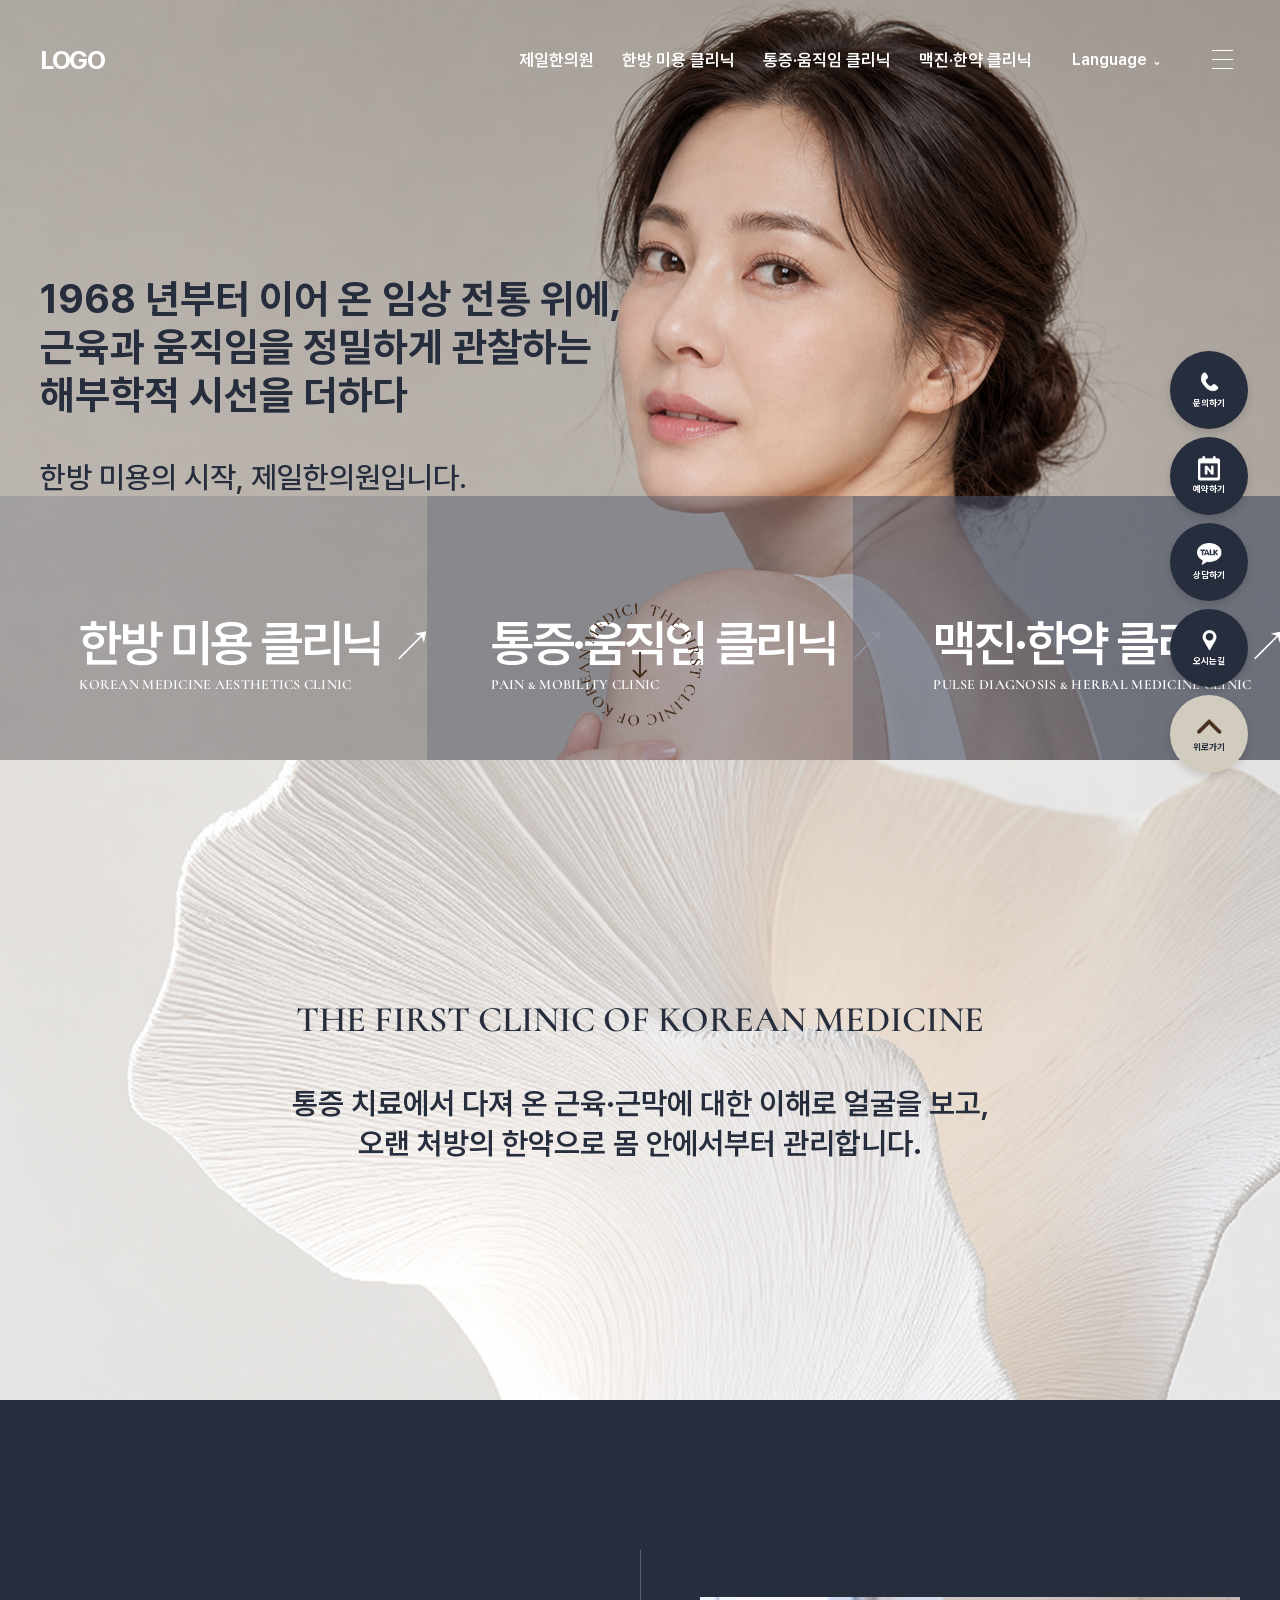
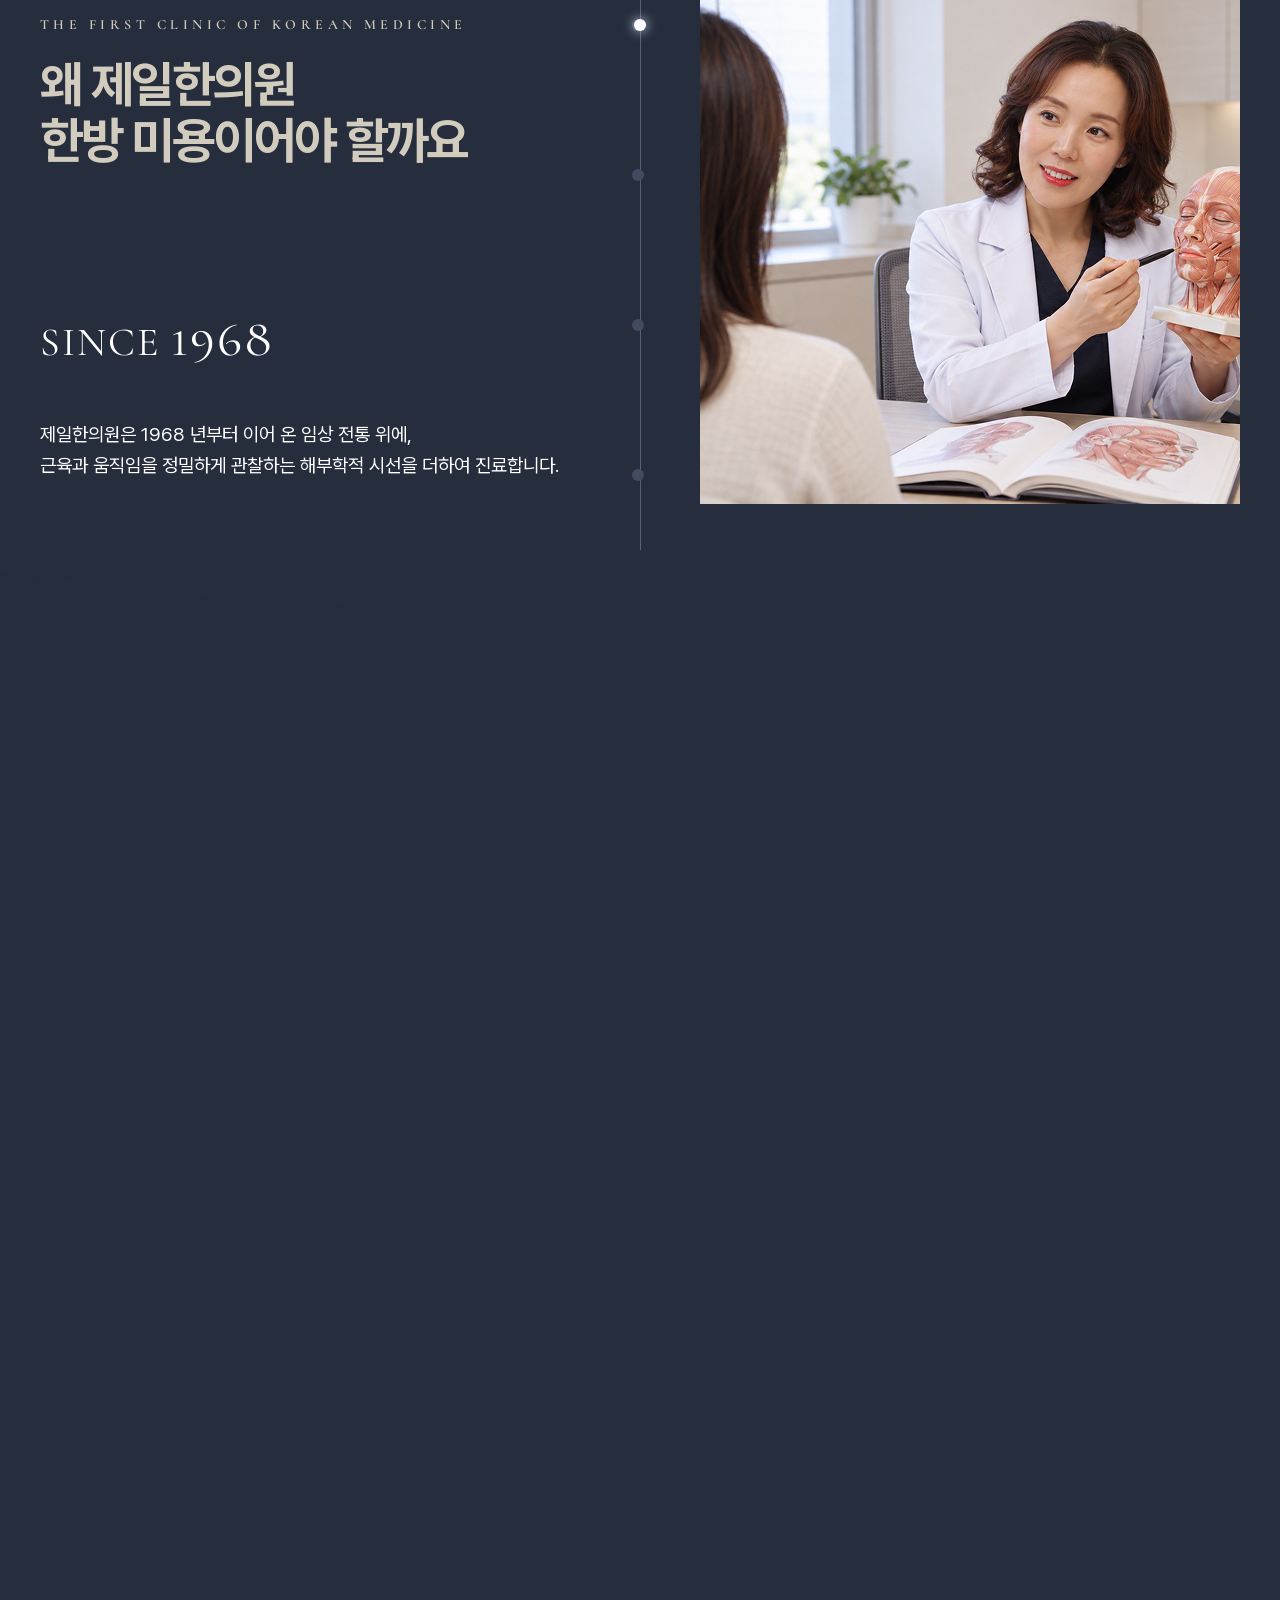
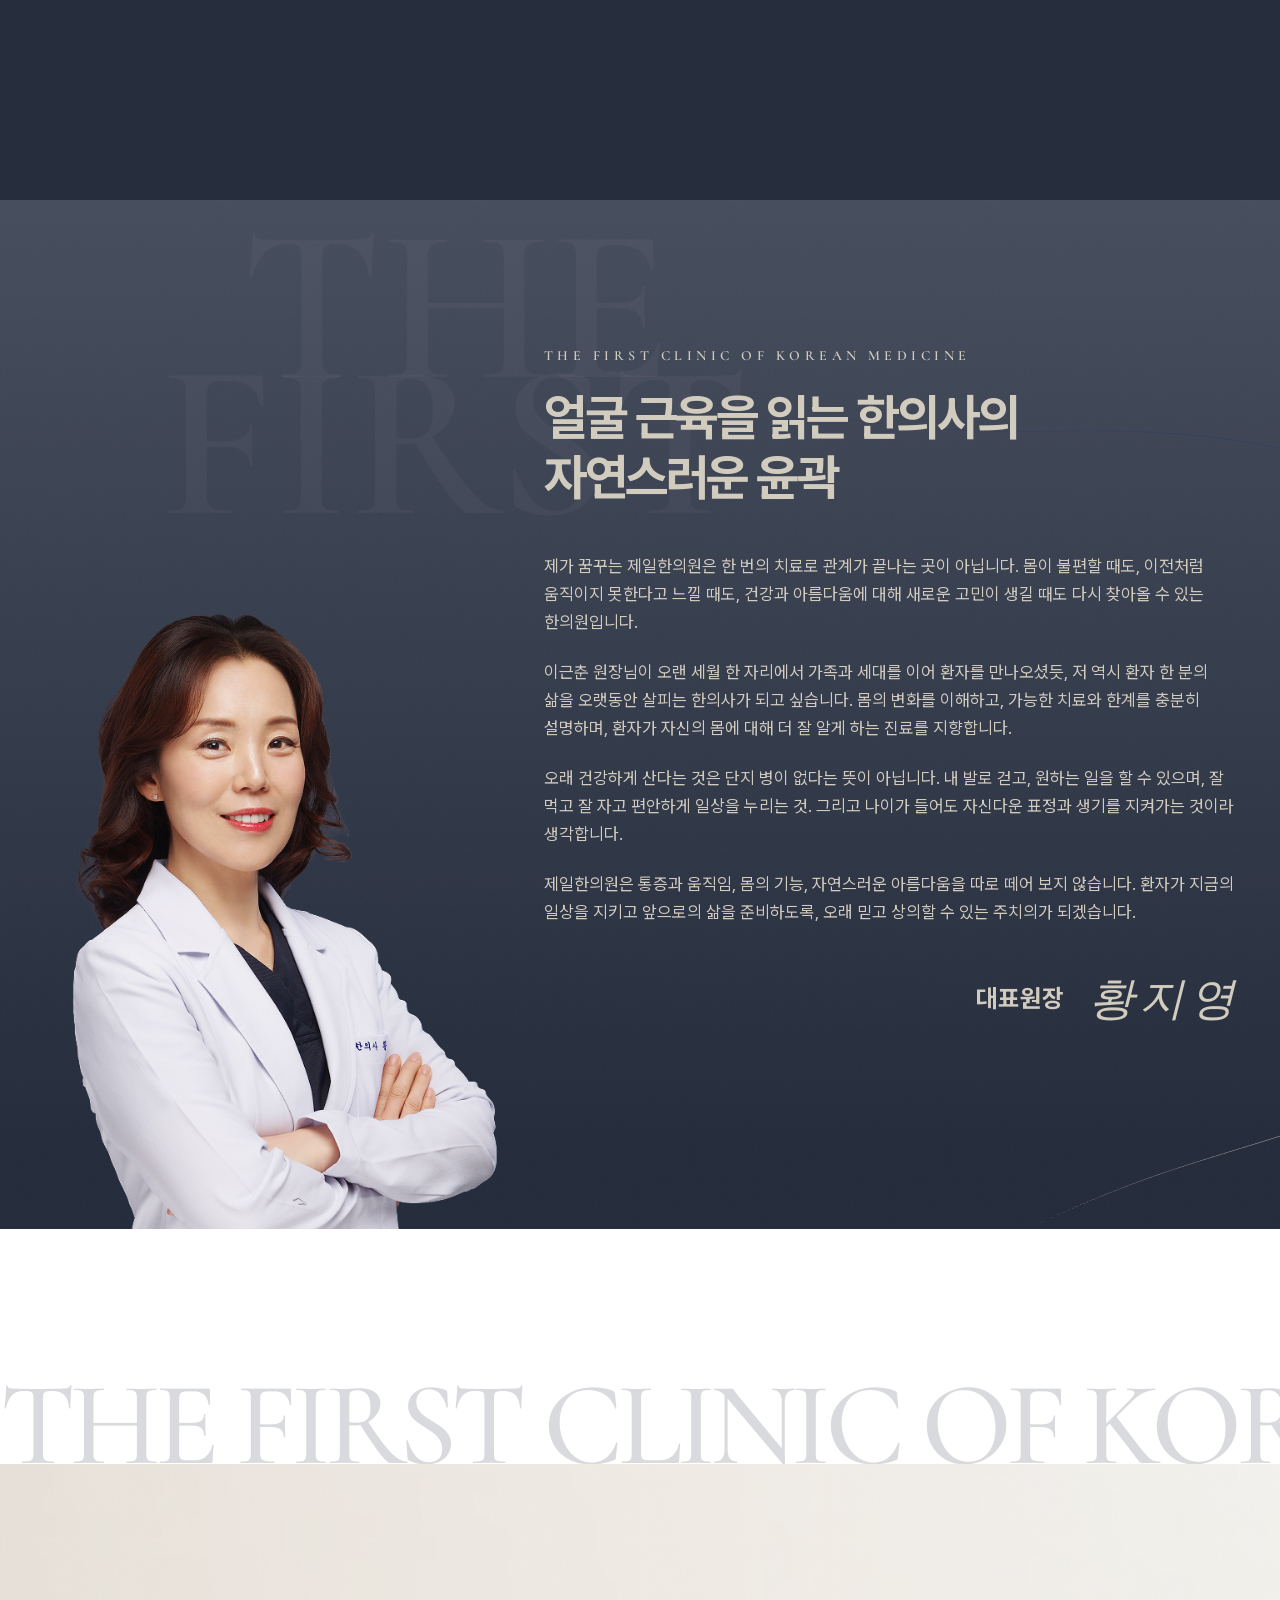
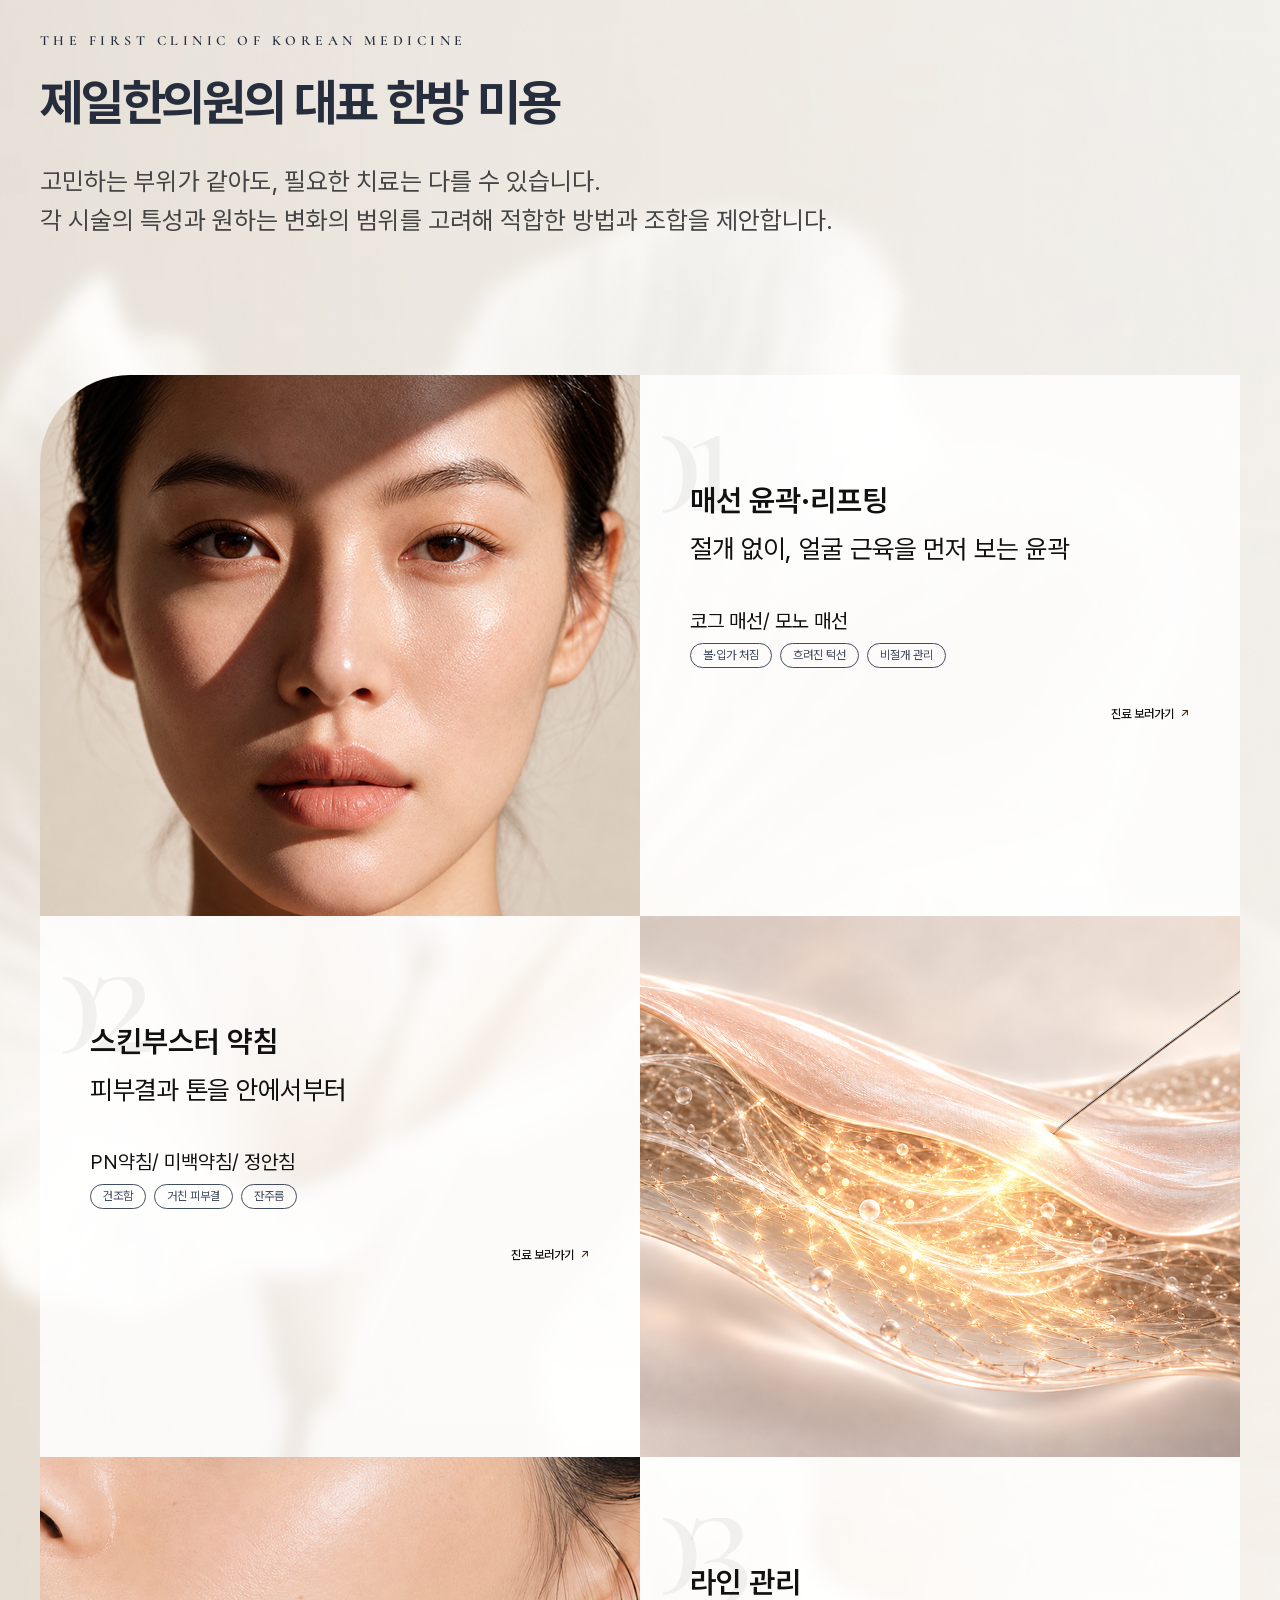
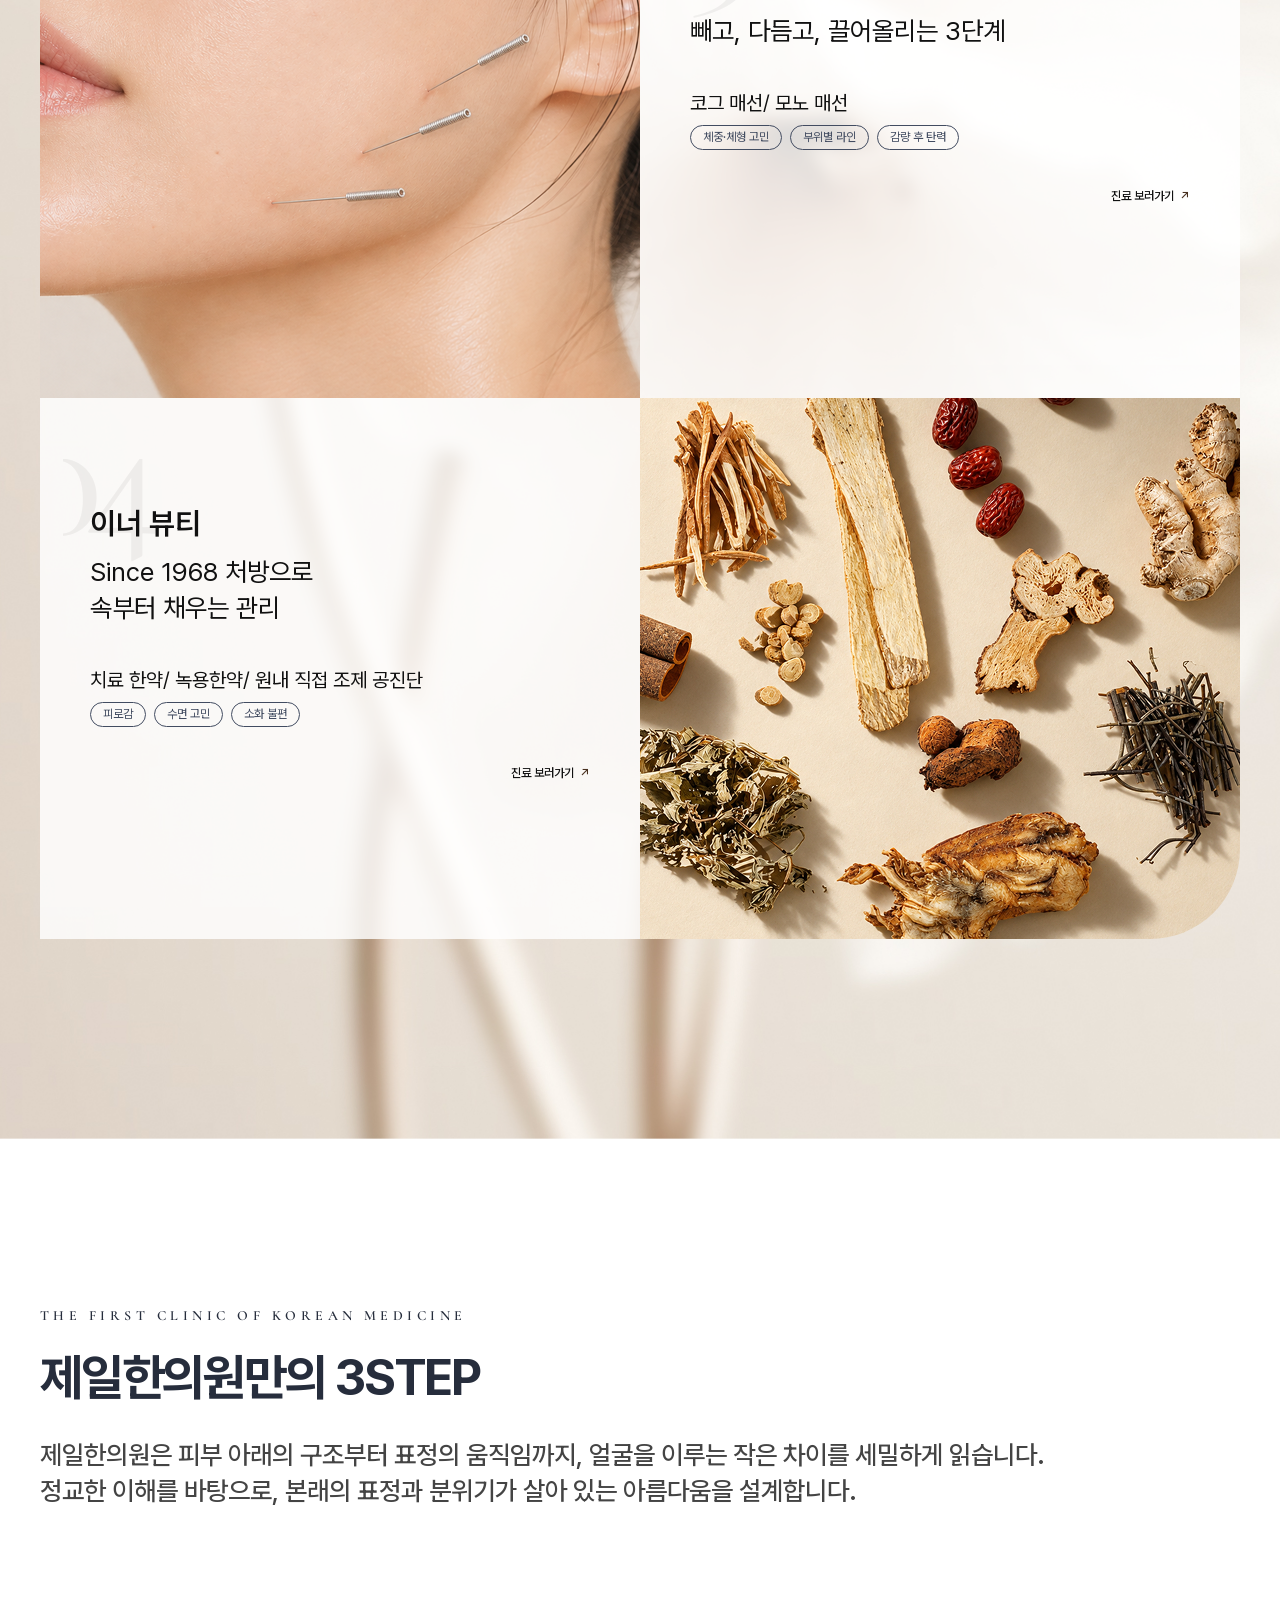
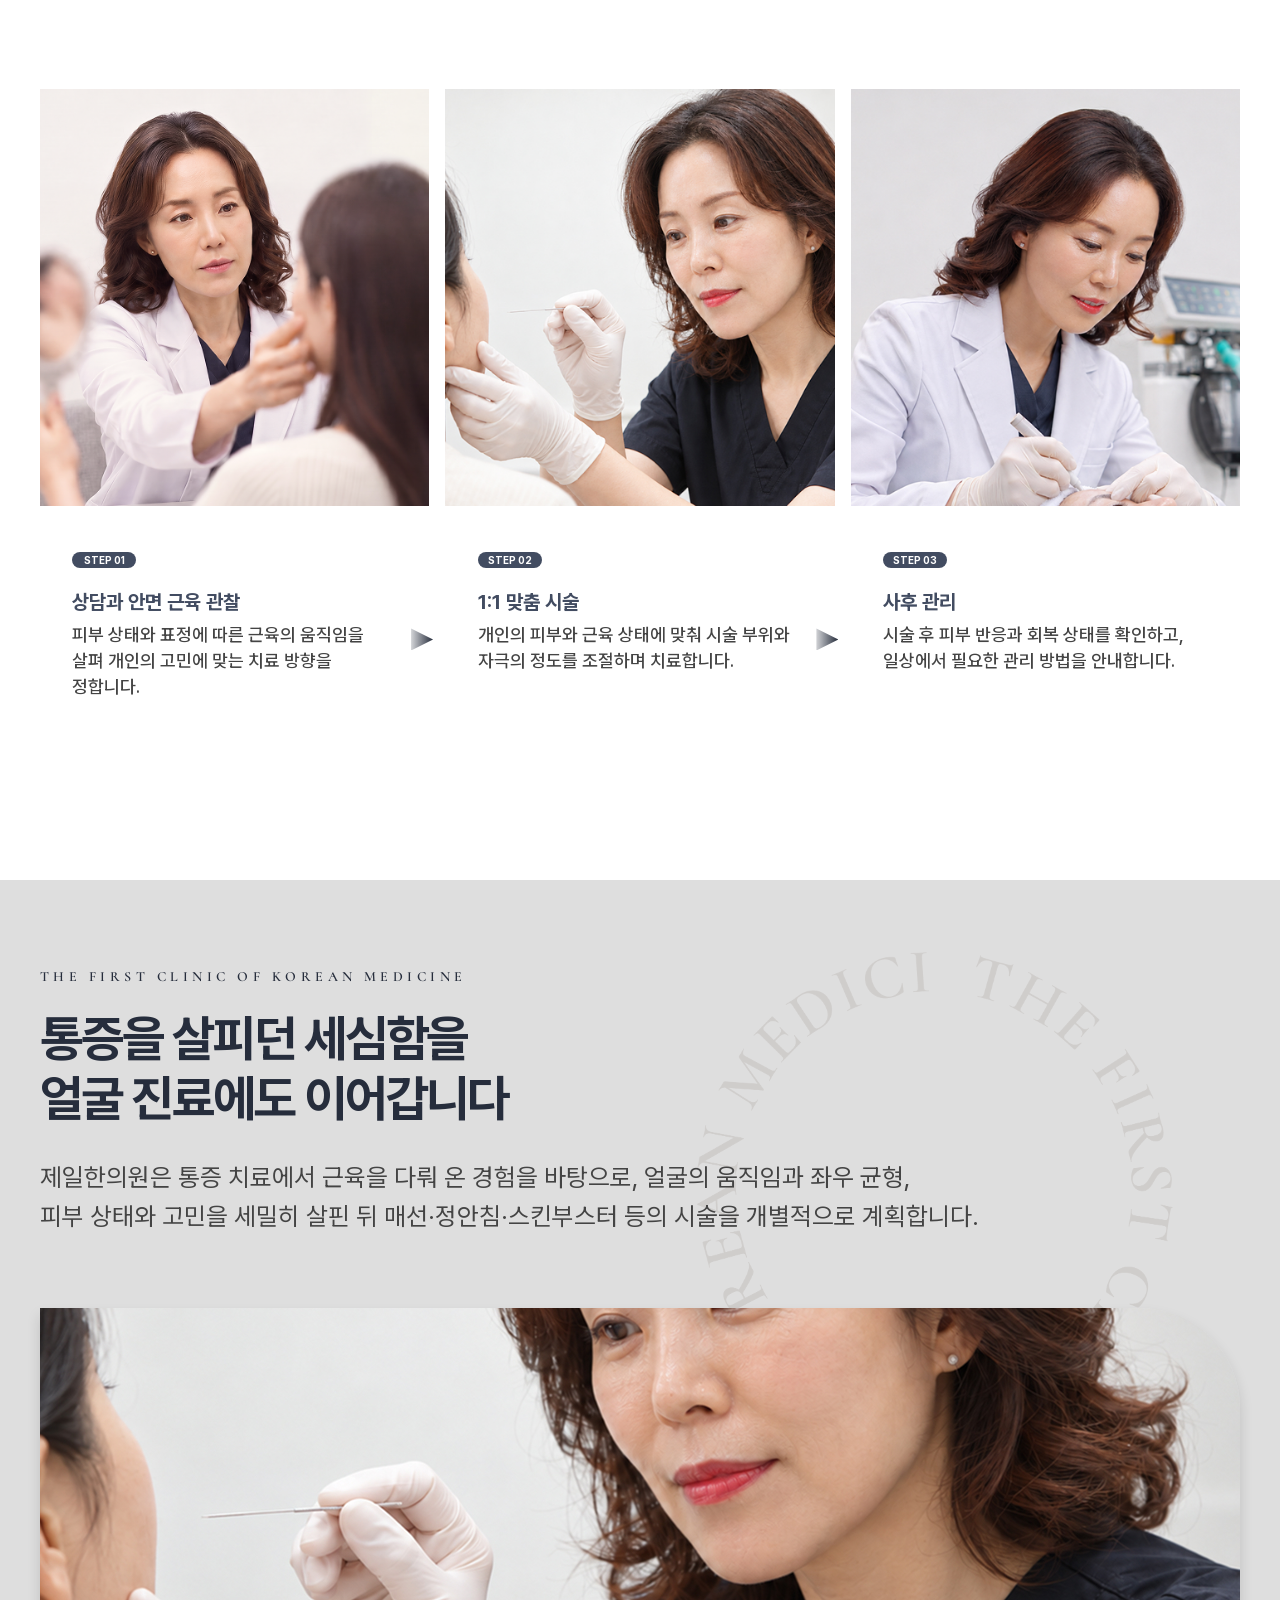
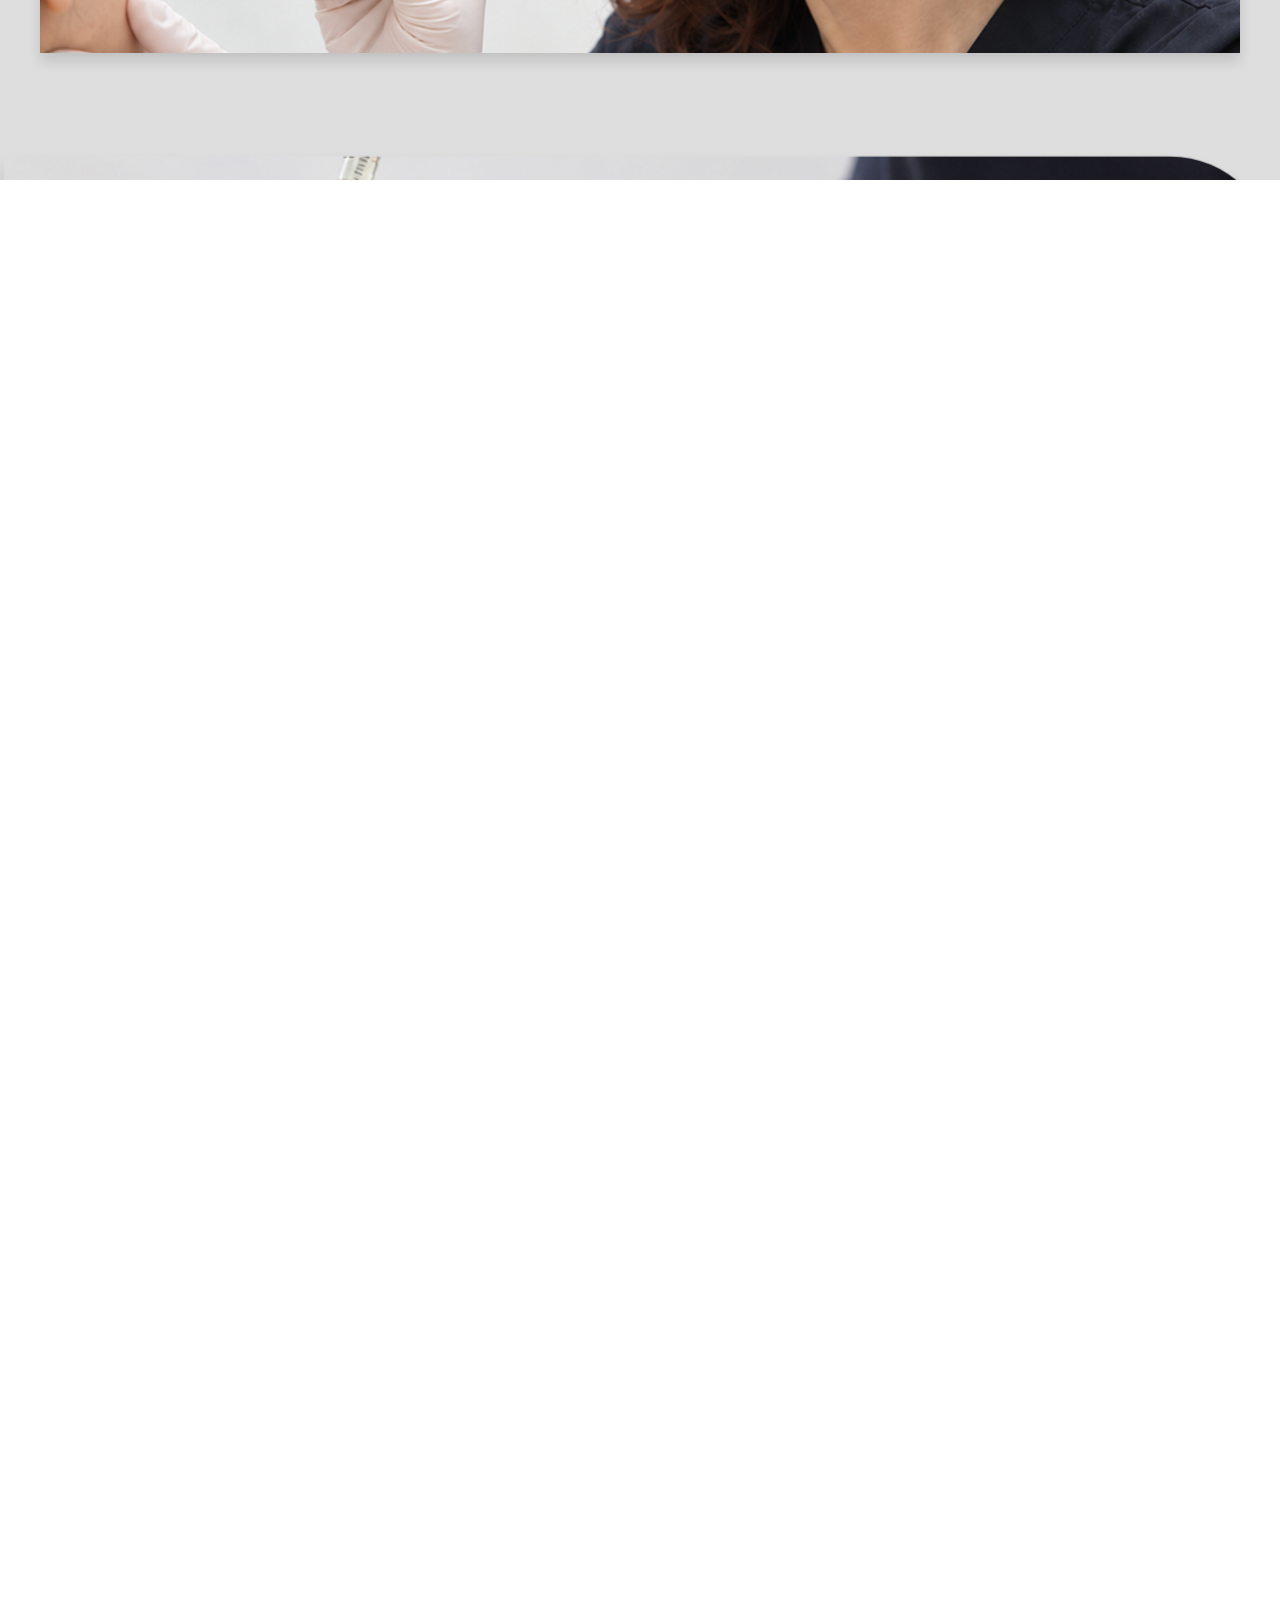
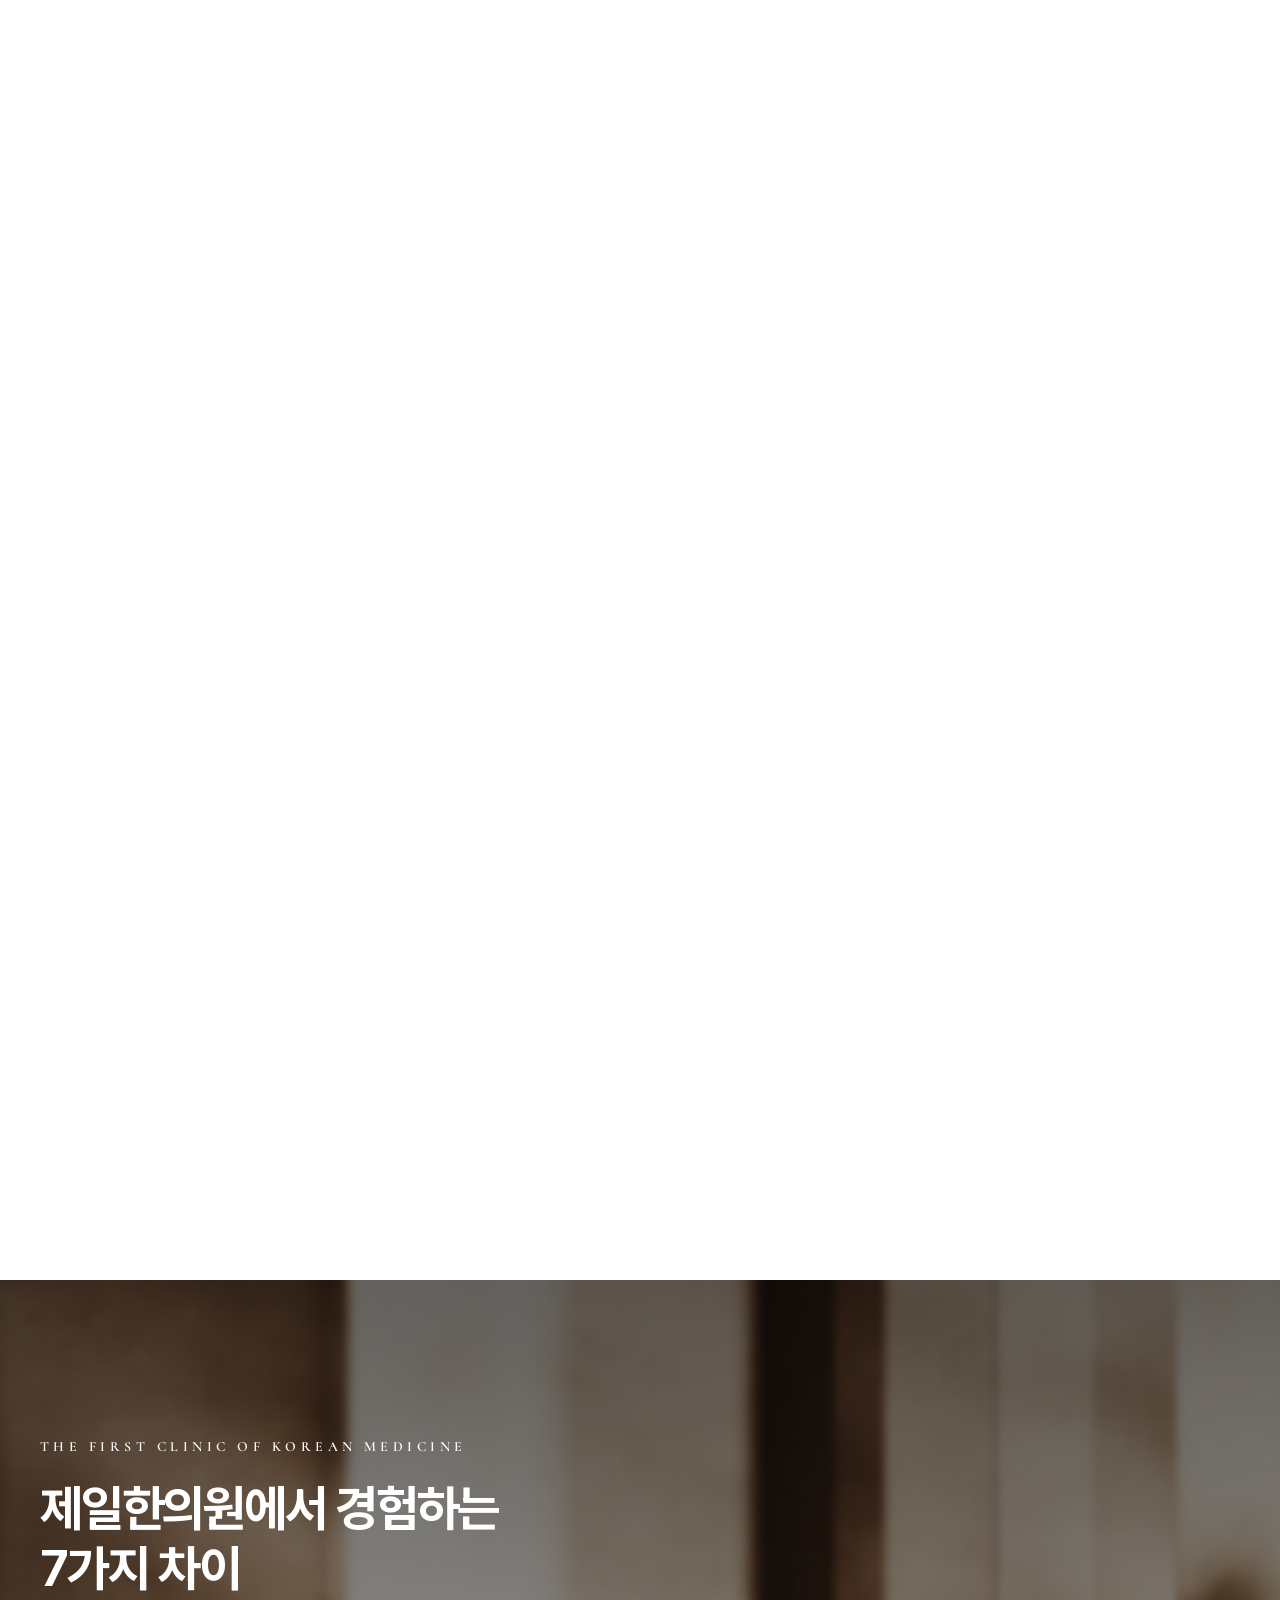
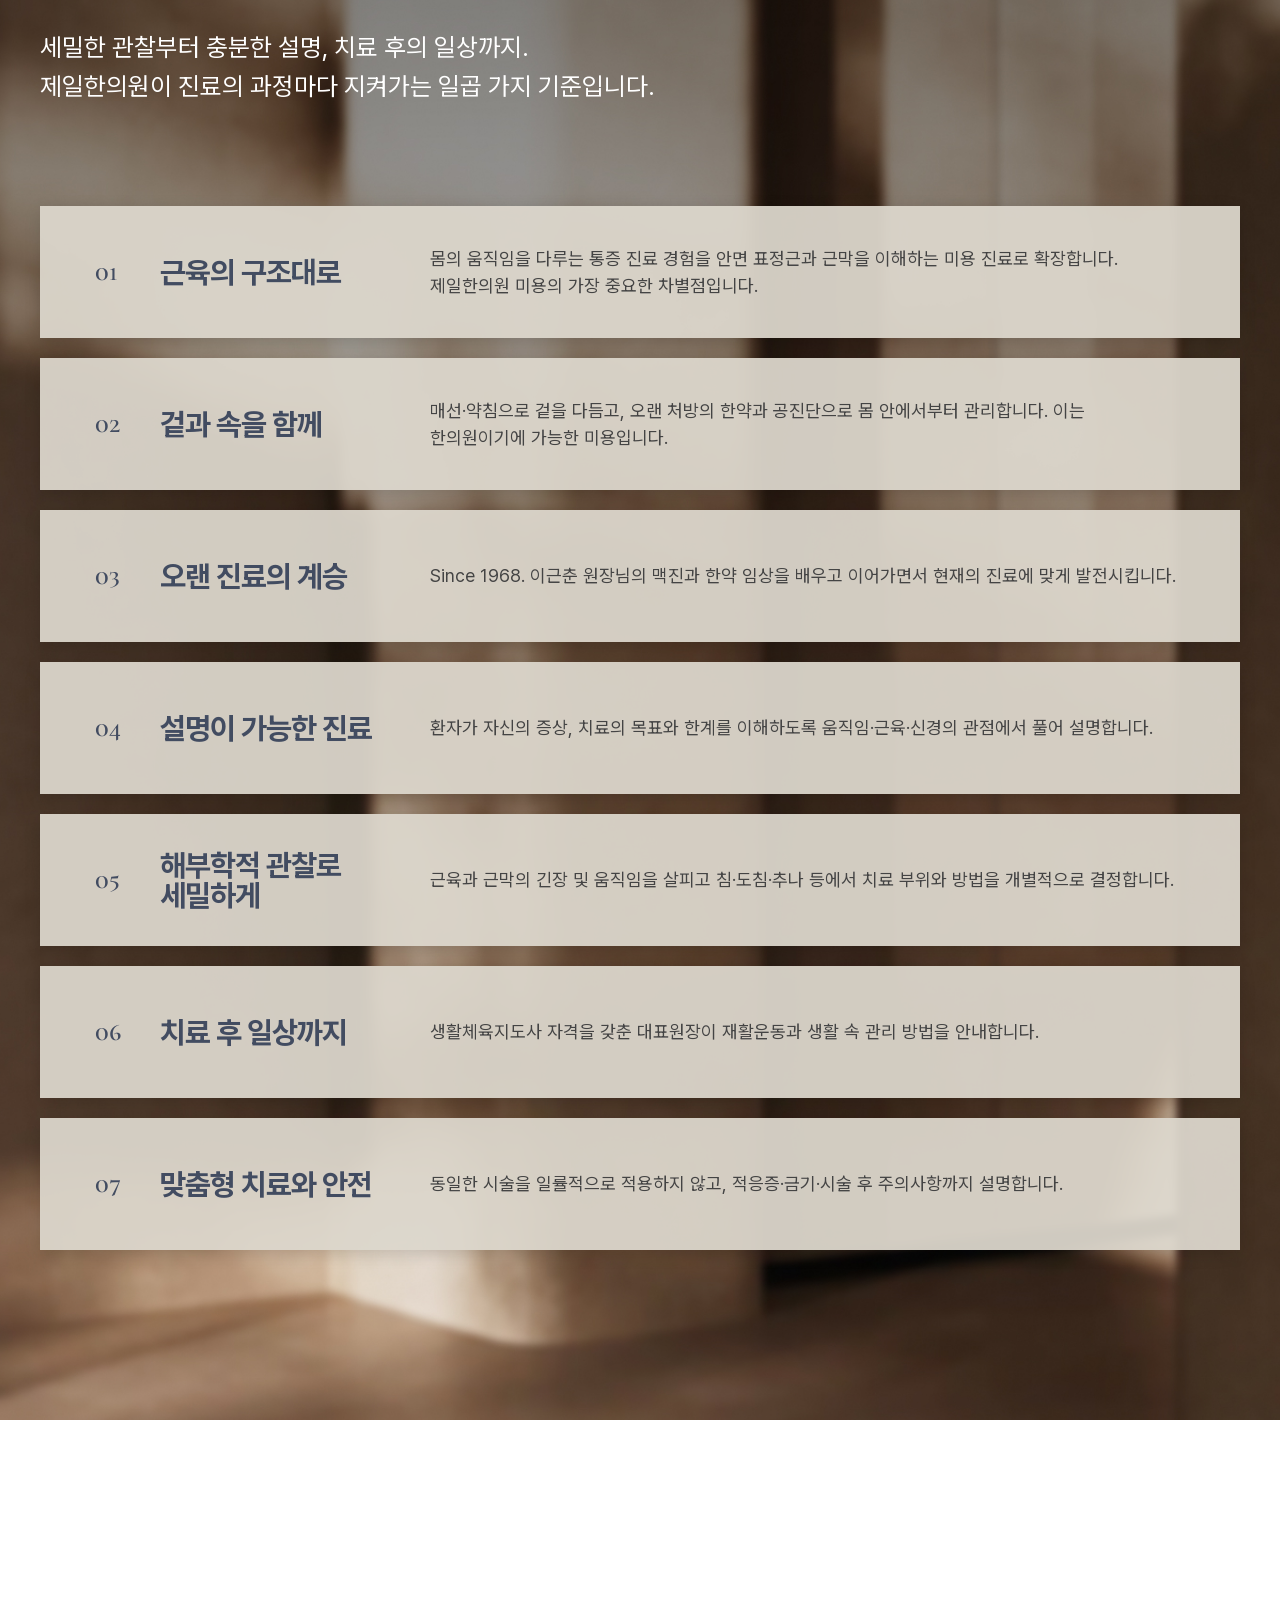
<file: index.html>
<!doctype html>
<html lang="ko">
<head>
  <meta charset="utf-8">
  <meta name="viewport" content="width=device-width, initial-scale=1">
  <meta name="theme-color" content="#262d3c">
  <meta name="description" content="1968년부터 이어 온 임상 전통 위에 해부학적 시선을 더하는 제일한의원. 한방 미용, 통증·움직임, 맥진·한약 진료를 소개합니다.">
  <title>제일한의원 | The First Clinic of Korean Medicine</title>
  <link rel="preconnect" href="https://fonts.googleapis.com">
  <link rel="preconnect" href="https://fonts.gstatic.com" crossorigin>
  <link href="https://fonts.googleapis.com/css2?family=Cormorant+Garamond:wght@400;500;600&family=Cormorant+SC:wght@500;600&family=Noto+Sans+KR:wght@400;500;600;700&display=swap" rel="stylesheet">
  <link rel="stylesheet" href="styles.css">
  <link rel="stylesheet" href="mega-menu.css">
  <link rel="stylesheet" href="hero-slider.css">
  <link rel="stylesheet" href="main-typography.css">
  <script defer src="main.js"></script>
  <link rel="stylesheet" href="aos.css">
  <link rel="stylesheet" href="header-unified.css">
  <link rel="stylesheet" href="language.css">
  <link rel="stylesheet" href="hero-scroll-shared.css">
</head>
<body id="top">
  <a class="skip-link" href="#main">본문으로 바로가기</a>
  <header class="site-header" id="site-header">
    <a class="brand" href="#top" aria-label="제일한의원 처음으로">LOGO</a>
    <nav class="primary-nav" id="primary-nav" aria-label="주 메뉴">
      <a href="index.html">제일한의원</a>
      <a href="beauty.html">한방 미용 클리닉</a>
      <a href="pain.html">통증·움직임 클리닉</a>
      <a href="herbal.html">맥진·한약 클리닉</a>
    </nav>
    <div class="header-tools"><details class="language"><summary>Language</summary><div class="language-options"><a href="index.html" lang="ko">한국어</a><a href="en/index.html" lang="en">English</a></div></details><button class="menu-button" type="button" aria-label="메뉴 열기" aria-controls="primary-nav" aria-expanded="false"><span></span><span></span><span></span></button></div>
  </header>

  <aside class="quick-links" aria-label="빠른 메뉴">
    <a href="tel:029263805" aria-label="전화 문의"><img src="assets/main/icon_1.png" alt=""><span>문의하기</span></a>
    <a href="https://naver.me/GgWrJkTM" target="_blank" rel="noopener noreferrer" aria-label="네이버 플레이스에서 예약하기"><img src="assets/main/icon_2.png" alt=""><span>예약하기</span></a>
    <a href="#contact" aria-label="상담 안내"><img src="assets/main/icon_3.png" alt=""><span>상담하기</span></a>
    <a href="#location" aria-label="오시는 길"><img src="assets/main/icon_4.png" alt=""><span>오시는길</span></a>
    <a class="quick-top" href="#top" aria-label="위로 가기"><img src="assets/main/icon_5.png" alt=""><span>위로가기</span></a>
  </aside>

  <main id="main">
    <section class="hero hero-carousel" aria-label="제일한의원 비주얼 배너">
      <div class="hero-viewport" id="hero-viewport" role="region" aria-roledescription="슬라이드" aria-label="진료 분야 소개" tabindex="0">
        <div class="hero-track" id="hero-track">
          <article class="hero-slide" aria-label="1 / 3, 한방 미용 클리닉">
            <img class="hero-slide-photo" src="assets/main/vis1.jpg" alt="" fetchpriority="high">
            <div class="hero-copy container-wide"><h1>1968 년부터 이어 온 임상 전통 위에,<br> 근육과 움직임을 정밀하게 관찰하는<br> 해부학적 시선을 더하다</h1><p>한방 미용의 시작, 제일한의원입니다.</p></div>
          </article>
          <article class="hero-slide" aria-label="2 / 3, 통증·움직임 클리닉" aria-hidden="true">
            <img class="hero-slide-photo" src="assets/main/vis2.jpg" alt="">
            <div class="hero-copy container-wide"><h2>아픈 곳을 넘어,<br> 움직임을 살핍니다.</h2><p>근육·관절·신경의 관계를 세밀하게 관찰하고<br> 환자에게 필요한 치료를 함께 결정합니다.</p></div>
          </article>
          <article class="hero-slide" aria-label="3 / 3, 맥진·한약 클리닉" aria-hidden="true">
            <img class="hero-slide-photo" src="assets/main/vis3.jpg" alt="">
            <div class="hero-copy container-wide"><h2>쌓아온 시간의 깊이,<br> 한 사람을 위한 처방</h2><p>같은 증상에도 서로 다른 몸의 특성을 고려해<br> 한 사람에게 필요한 처방을 고민합니다.</p></div>
          </article>
        </div>
      </div>
      <span class="hero-slide-status" id="hero-slide-status" role="status" aria-live="polite">1 / 3: 한방 미용 클리닉</span>
      <div class="hero-clinics">
        <div class="container-wide clinic-links">
          <a href="beauty.html"><strong>한방 미용 클리닉 <span aria-hidden="true">↗</span></strong><small>KOREAN MEDICINE AESTHETICS CLINIC</small></a>
          <a href="pain.html"><strong>통증·움직임 클리닉 <span aria-hidden="true">↗</span></strong><small>PAIN &amp; MOBILITY CLINIC</small></a>
          <a href="herbal.html"><strong>맥진·한약 클리닉 <span aria-hidden="true">↗</span></strong><small>PULSE DIAGNOSIS &amp; HERBAL MEDICINE CLINIC</small></a>
        </div>
      </div>
      <a class="hero-scroll hero-scroll-unified" href="#intro" aria-label="아래로 스크롤">
        <img class="hero-scroll-text" src="assets/main/hero-scroll-original.png" alt="" aria-hidden="true"><img class="hero-scroll-arrow" src="assets/main/hero-scroll-original.png" alt="" aria-hidden="true">
      </a>
    </section>

    <section class="intro" id="intro" aria-labelledby="intro-title">
      <video class="intro-video" autoplay muted loop playsinline preload="auto" aria-hidden="true" tabindex="-1" poster="assets/main/section1.jpg"><source src="assets/main/intro-motion.mp4" type="video/mp4"></video>
      <div class="intro-inner">
        <p class="serif-title" id="intro-title">The First Clinic of Korean Medicine</p>
        <p>통증 치료에서 다져 온 근육·근막에 대한 이해로 얼굴을 보고,<br>오랜 처방의 한약으로 몸 안에서부터 관리합니다.</p>
      </div>
    </section>

    <div class="about-story">
    <div class="about-story-stage">
    <section class="about-dark" id="about" aria-labelledby="about-title">
      <div class="container about-grid">
        <div class="about-copy">
          <p class="eyebrow">The First Clinic of Korean Medicine</p>
          <h2 id="about-title">왜 제일한의원<br>한방 미용이어야 할까요</h2>
          <p class="since">SINCE <b>1968</b></p>
          <p>제일한의원은 1968 년부터 이어 온 임상 전통 위에,<br>근육과 움직임을 정밀하게 관찰하는 해부학적 시선을 더하여 진료합니다.</p>
        </div>
        <div class="about-rule" aria-hidden="true"><i></i><i></i><i></i><i></i></div>
        <img class="about-image" src="assets/main/section2_1.jpg" alt="얼굴 근육 모형을 활용해 상담하는 의료진">
      </div>
    </section>

    <section class="about-dark about-detail about-detail-2" id="about-muscles" aria-labelledby="about-detail-title-2">
      <div class="container about-grid">
        <div class="about-copy">
          <p class="eyebrow">The First Clinic of Korean Medicine</p>
          <h2 id="about-detail-title-2">왜 제일한의원<br>한방 미용이어야 할까요</h2>
          <h3>근육을 먼저 봅니다</h3>
          <p>같은 얼굴도 편안히 있을 때와 웃거나 말할 때의 모습은 다릅니다.<br>자연스러운 아름다움을 위해서는 일상에서 웃고 말하는 표정까지 고려해야 한다고 생각합니다.<br>제일한의원은 근육이 움직이는 방향과 범위, 피부와 주변 조직의 상태를 확인한 뒤 시술 부위와 자극의 정도를 정합니다.</p>
        </div>
        <div class="about-rule" aria-hidden="true"><i></i><i></i><i></i><i></i></div>
        <img class="about-image" src="assets/main/section2_2.jpg" alt="환자의 얼굴 근육을 살피는 의료진" loading="eager">
      </div>
    </section>

    <section class="about-dark about-detail about-detail-3" aria-labelledby="about-detail-title-3">
      <div class="container about-grid">
        <div class="about-copy">
          <p class="eyebrow">The First Clinic of Korean Medicine</p>
          <h2 id="about-detail-title-3">왜 제일한의원<br>한방 미용이어야 할까요</h2>
          <h3>절개 없이, 자연스럽게</h3>
          <p>녹는 실을 이용한 매선과 약침을 피부 상태와 치료 목적에 따라 적용합니다. 절개가 없는 시술에서도 중요한 것은 조직에 가해지는 자극의 위치와 깊이, 범위입니다.<br>제일한의원은 피부 두께와 조직의 상태를 고려해 적용 방법을 정하고, 시술 후 반응을 살피며 치료의 정도를 조절합니다.</p>
        </div>
        <div class="about-rule" aria-hidden="true"><i></i><i></i><i></i><i></i></div>
        <img class="about-image" src="assets/main/section2_3.jpg" alt="환자의 얼굴에 침 시술을 하는 의료진" loading="eager">
      </div>
    </section>

    <section class="about-dark about-detail about-detail-4" aria-labelledby="about-detail-title-4">
      <div class="container about-grid">
        <div class="about-copy">
          <p class="eyebrow">The First Clinic of Korean Medicine</p>
          <h2 id="about-detail-title-4">왜 제일한의원<br>한방 미용이어야 할까요</h2>
          <h3>안에서부터 채웁니다</h3>
          <p>피부 고민을 상담할 때 수면과 식사, 피로도도 함께 묻습니다.<br>어떤 생활 속에서 불편함이 반복되는지 이해하는 것도 진료의 한 부분이기 때문입니다.<br>겉은 매선으로 다듬고, 속은 1968년부터 이어 온 처방을 바탕으로 개인의 증상과 건강 상태를 살펴, 한약과 공진단으로 채웁니다.</p>
        </div>
        <div class="about-rule" aria-hidden="true"><i></i><i></i><i></i><i></i></div>
        <img class="about-image" src="assets/main/section2_4.jpg" alt="한약재를 담은 그릇들" loading="eager">
      </div>
    </section>

    <div class="container about-story-indicator" aria-hidden="true"><div></div><div class="about-story-line"><i></i><i></i><i></i><i></i><span></span></div></div>
    </div>
    <nav class="about-mobile-navigation" aria-label="제일한의원 소개 슬라이드">
      <button type="button" aria-label="첫 번째 소개" aria-current="true"></button>
      <button type="button" aria-label="두 번째 소개"></button>
      <button type="button" aria-label="세 번째 소개"></button>
      <button type="button" aria-label="네 번째 소개"></button>
    </nav>
    </div>

    <section class="director" aria-labelledby="director-title">
      <div class="container director-inner">
        <span class="director-watermark" aria-hidden="true">THE<br>FIRST</span>
        <img class="director-image" src="assets/main/section3_1.png" alt="제일한의원 대표원장">
        <div class="director-copy">
          <p class="eyebrow">The First Clinic of Korean Medicine</p>
          <h2 id="director-title">얼굴 근육을 읽는 한의사의<br>자연스러운 윤곽</h2>
          <p>제가 꿈꾸는 제일한의원은 한 번의 치료로 관계가 끝나는 곳이 아닙니다. 몸이 불편할 때도, 이전처럼 움직이지 못한다고 느낄 때도, 건강과 아름다움에 대해 새로운 고민이 생길 때도 다시 찾아올 수 있는 한의원입니다.</p>
          <p>이근춘 원장님이 오랜 세월 한 자리에서 가족과 세대를 이어 환자를 만나오셨듯, 저 역시 환자 한 분의 삶을 오랫동안 살피는 한의사가 되고 싶습니다. 몸의 변화를 이해하고, 가능한 치료와 한계를 충분히 설명하며, 환자가 자신의 몸에 대해 더 잘 알게 하는 진료를 지향합니다.</p>
          <p>오래 건강하게 산다는 것은 단지 병이 없다는 뜻이 아닙니다. 내 발로 걷고, 원하는 일을 할 수 있으며, 잘 먹고 잘 자고 편안하게 일상을 누리는 것. 그리고 나이가 들어도 자신다운 표정과 생기를 지켜가는 것이라 생각합니다.</p>
          <p>제일한의원은 통증과 움직임, 몸의 기능, 자연스러운 아름다움을 따로 떼어 보지 않습니다. 환자가 지금의 일상을 지키고 앞으로의 삶을 준비하도록, 오래 믿고 상의할 수 있는 주치의가 되겠습니다.</p>
          <p class="director-sign">대표원장 <span>황지영</span></p>
        </div>
      </div>
    </section>

    <div class="large-typography" aria-hidden="true"><div class="large-typography-track"><span>THE FIRST CLINIC OF KOREAN MEDICINE CLINIC</span><span>THE FIRST CLINIC OF KOREAN MEDICINE CLINIC</span></div></div>

    <section class="beauty" id="beauty" aria-labelledby="beauty-title">
      <div class="container">
        <div class="section-heading">
          <p class="eyebrow">The First Clinic of Korean Medicine</p>
          <h2 id="beauty-title">제일한의원의 대표 한방 미용</h2>
          <p>고민하는 부위가 같아도, 필요한 치료는 다를 수 있습니다.<br>각 시술의 특성과 원하는 변화의 범위를 고려해 적합한 방법과 조합을 제안합니다.</p>
        </div>
        <div class="beauty-grid">
          <img src="assets/main/section4_1.png" alt="자연스러운 얼굴 윤곽" loading="lazy">
          <article class="beauty-detail"><span class="beauty-number" aria-hidden="true"><span>01</span></span><h3>매선 윤곽·리프팅</h3><p class="beauty-subtitle">절개 없이, 얼굴 근육을 먼저 보는 윤곽</p><p>코그 매선/ 모노 매선</p><div class="tags"><span>볼·입가 처짐</span><span>흐려진 턱선</span><span>비절개 관리</span></div><a href="beauty.html">진료 보러가기 <span aria-hidden="true">↗</span></a></article>
          <article class="beauty-detail"><span class="beauty-number" aria-hidden="true"><span>02</span></span><h3>스킨부스터 약침</h3><p class="beauty-subtitle">피부결과 톤을 안에서부터</p><p>PN약침/ 미백약침/ 정안침</p><div class="tags"><span>건조함</span><span>거친 피부결</span><span>잔주름</span></div><a href="beauty.html">진료 보러가기 <span aria-hidden="true">↗</span></a></article>
          <img src="assets/main/section4_2.png" alt="피부 아래 조직에 접근하는 시술 이미지" loading="lazy">
          <img src="assets/main/section4_3.png" alt="얼굴 라인 관리 이미지" loading="lazy">
          <article class="beauty-detail"><span class="beauty-number" aria-hidden="true"><span>03</span></span><h3>라인 관리</h3><p class="beauty-subtitle">빼고, 다듬고, 끌어올리는 3단계</p><p>코그 매선/ 모노 매선</p><div class="tags"><span>체중·체형 고민</span><span>부위별 라인</span><span>감량 후 탄력</span></div><a href="beauty.html">진료 보러가기 <span aria-hidden="true">↗</span></a></article>
          <article class="beauty-detail" id="inner-beauty"><span class="beauty-number" aria-hidden="true"><span>04</span></span><h3>이너 뷰티</h3><p class="beauty-subtitle">Since 1968 처방으로<br>속부터 채우는 관리</p><p>치료 한약/ 녹용한약/ 원내 직접 조제 공진단</p><div class="tags"><span>피로감</span><span>수면 고민</span><span>소화 불편</span></div><a href="herbal.html">진료 보러가기 <span aria-hidden="true">↗</span></a></article>
          <img src="assets/main/section4_4.png" alt="다양한 한약재" loading="lazy">
        </div>
      </div>
    </section>

    <section class="steps" aria-labelledby="steps-title">
      <div class="container">
        <div class="section-heading">
          <p class="eyebrow">The First Clinic of Korean Medicine</p>
          <h2 id="steps-title">제일한의원만의 3STEP</h2>
          <p>제일한의원은 피부 아래의 구조부터 표정의 움직임까지, 얼굴을 이루는 작은 차이를 세밀하게 읽습니다.<br>정교한 이해를 바탕으로, 본래의 표정과 분위기가 살아 있는 아름다움을 설계합니다.</p>
        </div>
        <div class="steps-grid">
          <article><img src="assets/main/section5_1.png" alt="상담 중 얼굴의 움직임을 살피는 의료진" loading="lazy"><div class="step-copy"><span>STEP 01</span><h3>상담과 안면 근육 관찰</h3><p>피부 상태와 표정에 따른 근육의 움직임을 살펴 개인의 고민에 맞는 치료 방향을 정합니다.</p></div></article>
          <article><img src="assets/main/section5_2.jpg" alt="개인 상태를 살피는 맞춤 시술" loading="lazy"><div class="step-copy"><span>STEP 02</span><h3>1:1 맞춤 시술</h3><p>개인의 피부와 근육 상태에 맞춰 시술 부위와 자극의 정도를 조절하며 치료합니다.</p></div></article>
          <article><img src="assets/main/section5_3.jpg" alt="시술 후 상태를 확인하는 의료진" loading="lazy"><div class="step-copy"><span>STEP 03</span><h3>사후 관리</h3><p>시술 후 피부 반응과 회복 상태를 확인하고, 일상에서 필요한 관리 방법을 안내합니다.</p></div></article>
        </div>
      </div>
    </section>

    <div class="care-story">
    <section class="care" id="care" aria-labelledby="care-title">
      <div class="container">
        <div class="section-heading">
          <p class="eyebrow">The First Clinic of Korean Medicine</p>
          <h2 id="care-title">통증을 살피던 세심함을<br>얼굴 진료에도 이어갑니다</h2>
          <p>제일한의원은 통증 치료에서 근육을 다뤄 온 경험을 바탕으로, 얼굴의 움직임과 좌우 균형,<br>피부 상태와 고민을 세밀히 살핀 뒤 매선·정안침·스킨부스터 등의 시술을 개별적으로 계획합니다.</p>
        </div>
        <div class="care-list">
          <article style="--care-image:url('assets/main/section6_1.jpg')"><h3>침 <span>|</span> 피부와 표정근을 고려한 섬세한 자극</h3><p>가는 침으로 얼굴의 피부와 근육에 자극을 주는 치료로, 잔주름과 탄력 저하 등 고민 부위의 상태와 표정근의 움직임을 살펴 시술 위치와 자극의 정도를 조절합니다. 제일한의원은 본래의 표정을 고려하며 자연스러운 변화를 추구합니다.</p></article>
          <article style="--care-image:url('assets/main/section6_2.jpg')"><h3>약침 <span>|</span> 피부 상태와 치료 목적에 맞춘 선택</h3><p>한약재 등에서 추출·정제한 성분으로 조제한 약침액을 필요한 부위에 주입하는 치료로, 피부 고민과 해당 부위의 조직 상태를 살펴 적용 여부를 판단합니다. 사용하는 약침의 성분과 특성, 개인의 반응을 고려해 치료를 계획합니다.</p></article>
          <article style="--care-image:url('assets/main/section6_3.jpg')"><h3>도침 <span>|</span> 피부 아래 조직까지 살피는 세심한 접근</h3><p>끝이 미세한 칼날 형태인 침을 이용해 유착되거나 단단해진 연부조직에 접근하는 치료입니다. 미용 진료에서는 고민 부위의 피부와 그 아래 조직 상태를 확인하고, 유착에 대한 치료가 필요한 경우 적용을 고려합니다. 얼굴의 해부학적 구조에 맞춰 시술 범위와 깊이를 신중하게 정합니다.</p></article>
          <article style="--care-image:url('assets/main/section6_4.jpg')"><h3>추나 <span>|</span> 얼굴과 목의 긴장, 움직임을 함께 살피는 치료</h3><p>손으로 근육과 관절의 상태를 확인하고 자극을 조절하는 수기치료이며, 얼굴의 균형이 고민될 때 턱의 움직임과 목의 자세, 주변 근육의 긴장을 함께 살핍니다. 평가 결과에 따라 긴장 완화와 움직임 개선을 목표로 미용치료에 병행할 수 있습니다.</p></article>
        </div>
      </div>
    </section>
    </div>

    <section class="differences" aria-labelledby="differences-title">
      <div class="container">
        <div class="section-heading light">
          <p class="eyebrow">The First Clinic of Korean Medicine</p>
          <h2 id="differences-title">제일한의원에서 경험하는<br>7가지 차이</h2>
          <p>세밀한 관찰부터 충분한 설명, 치료 후의 일상까지.<br>제일한의원이 진료의 과정마다 지켜가는 일곱 가지 기준입니다.</p>
        </div>
        <ol class="differences-list">
          <li><span>01</span><h3>근육의 구조대로</h3><p>몸의 움직임을 다루는 통증 진료 경험을 안면 표정근과 근막을 이해하는 미용 진료로 확장합니다. 제일한의원 미용의 가장 중요한 차별점입니다.</p></li>
          <li><span>02</span><h3>겉과 속을 함께</h3><p>매선·약침으로 겉을 다듬고, 오랜 처방의 한약과 공진단으로 몸 안에서부터 관리합니다. 이는 한의원이기에 가능한 미용입니다.</p></li>
          <li><span>03</span><h3>오랜 진료의 계승</h3><p>Since 1968. 이근춘 원장님의 맥진과 한약 임상을 배우고 이어가면서 현재의 진료에 맞게 발전시킵니다.</p></li>
          <li><span>04</span><h3>설명이 가능한 진료</h3><p>환자가 자신의 증상, 치료의 목표와 한계를 이해하도록 움직임·근육·신경의 관점에서 풀어 설명합니다.</p></li>
          <li><span>05</span><h3>해부학적 관찰로 세밀하게</h3><p>근육과 근막의 긴장 및 움직임을 살피고 침·도침·추나 등에서 치료 부위와 방법을 개별적으로 결정합니다.</p></li>
          <li><span>06</span><h3>치료 후 일상까지</h3><p>생활체육지도사 자격을 갖춘 대표원장이 재활운동과 생활 속 관리 방법을 안내합니다.</p></li>
          <li><span>07</span><h3>맞춤형 치료와 안전</h3><p>동일한 시술을 일률적으로 적용하지 않고, 적응증·금기·시술 후 주의사항까지 설명합니다.</p></li>
        </ol>
      </div>
    </section>

    <section class="equipment" aria-labelledby="equipment-title">
      <div class="container">
        <div class="section-heading">
          <p class="eyebrow">The First Clinic of Korean Medicine</p>
          <h2 id="equipment-title">제일한의원 치료 도구와 장비</h2>
          <p>어떤 도구를 쓰는지만큼, 어디에 어떻게 적용하는지도 중요합니다.<br>제일한의원은 치료 부위와 조직의 상태를 살펴 필요한 도구와 적용 방법을 정합니다.</p>
        </div>
        <div class="equipment-scroll" tabindex="0" aria-label="치료 도구 목록, 마우스 드래그 또는 방향키로 좌우 이동">
          <article><img src="assets/main/section8_1.jpg" alt="모노매선과 코그매선" loading="lazy"><div><h3>모노매선·코그매선</h3><p>체내에서 흡수되는 실을 이용한 시술입니다. 모노매선은 피부 탄력 관리를, 돌기가 있는 코그매선은 처진 조직의 지지를 목적으로 적용합니다.</p></div></article>
          <article><img src="assets/main/section8_2.jpg" alt="침과 약침 도구" loading="lazy"><div><h3>일반침·도침·전침·약침</h3><p>일반침은 경혈을 자극하고, 도침은 유착된 연부조직에 접근합니다. 전침은 침에 전기 자극을 더하고, 약침은 약액을 주입하는 방식으로 치료합니다.</p></div></article>
          <article><img src="assets/main/section8_3.jpg" alt="CO2 레이저 장비" loading="lazy"><div><h3>CO2 레이저</h3><p>레이저의 열에너지로 점·사마귀 등 피부 병변을 제거하는 데 사용합니다. 병변의 특성을 확인해 시술 범위를 정하고, 이후의 피부 관리법을 안내합니다.</p></div></article>
          <article><img src="assets/main/section8_4.jpg" alt="ICT TENS 장비" loading="lazy"><div><h3>ICT/TENS</h3><p>피부에 부착한 전극을 통해 전기 자극을 전달하는 물리치료 장비입니다. 통증 완화를 목적으로 사용하며, 치료 부위와 자극에 대한 반응에 맞춰 강도를 조절합니다.</p></div></article>
          <article><img src="assets/main/section8_5.jpg" alt="카이로프랙틱 테이블" loading="lazy"><div><h3>카이로프랙틱 테이블</h3><p>추나 등 수기치료에서 몸을 지지하고 치료 자세를 잡는 데 사용하는 치료대입니다. 치료 부위에 맞는 자세에서 근육과 관절에 수기 자극을 적용하도록 돕습니다.</p></div></article>
          <article><img src="assets/main/section8_6.jpg" alt="공진단" loading="lazy"><div><h3>공진단</h3><p>피로와 기력 저하 등 몸의 상태를 살펴 처방하는 환약입니다. 수면·소화 상태와 복용 중인 약을 함께 확인해 복용 여부와 방법을 안내합니다.</p></div></article>
        </div>
        <div class="equipment-controls"><div class="equipment-track"><span id="equipment-progress"></span></div></div>
      </div>
    </section>

    <section class="gallery" aria-labelledby="gallery-title">
      <div class="container gallery-grid">
        <div class="gallery-tile tile-a"></div>
        <div class="gallery-heading"><p class="eyebrow">The First Clinic of Korean Medicine</p><h2 id="gallery-title">제일한의원 둘러보기</h2><p>편안한 마음으로 상담하고 치료받을 수 있도록,<br>제일한의원이 준비한 공간을 소개합니다.</p></div>
        <div class="gallery-tile tile-b"></div><div class="gallery-tile tile-c"></div><div class="gallery-tile tile-d"></div><div class="gallery-tile tile-e"></div><div class="gallery-tile tile-f"></div>
      </div>
    </section>

    <section class="location" id="location" aria-label="오시는 길"><a href="https://naver.me/GgWrJkTM" target="_blank" rel="noopener noreferrer" aria-label="네이버 지도에서 제일한의원 위치 보기"><img src="assets/map.png" alt="서울 성북구 아리랑로 28 인근 제일한의원 위치를 표시한 지도" loading="lazy"></a></section>

    <section class="contact" id="contact" aria-label="진료 및 예약 안내"><div class="container contact-grid">
      <div><img src="assets/main/icon_6.png" alt=""><h2>진료시간</h2><dl><div><dt>월·수·목·금</dt><dd>09:00 - 18:00</dd></div><div><dt>화요일</dt><dd>09:00 - 20:00</dd></div><div><dt>토요일</dt><dd>09:00 - 14:00</dd></div><div><dt>점심시간</dt><dd>13:00 - 14:00</dd></div></dl><small>* 토요일은 점심시간 없이 진료합니다</small></div>
      <div><img src="assets/main/icon_7.png" alt=""><h2>진료문의</h2><p>진료에 대한 문의 및 예약을 위해<br>꼼꼼하고 친절히 상담해드립니다</p><a class="pill outline" href="tel:029263805"><img class="contact-phone-icon" src="assets/main/icon_9.png" alt="">02. 926. 3805</a></div>
      <div><img src="assets/main/icon_8.png" alt=""><h2>온라인 예약</h2><p>네이버 예약을 통해<br>편하게 예약하세요</p><a class="pill filled" href="https://search.naver.com/search.naver?query=%EC%A0%9C%EC%9D%BC%ED%95%9C%EC%9D%98%EC%9B%90%20%EC%84%B1%EB%B6%81%EA%B5%AC%20%EC%98%88%EC%95%BD" target="_blank" rel="noopener noreferrer"><img class="naver-n" src="assets/main/icon_10.png" alt=""> 네이버 예약 찾기</a></div>
    </div></section>

    <section class="closing" aria-labelledby="closing-title"><div class="closing-content"><h2 id="closing-title">시간이 흘러도, 나다운 아름다움</h2><p>당신만의 표정과 분위기를 소중히 여기며,<br>지금의 당신에게 어울리는 변화를 함께 고민합니다.<br>아름다움에 대한 고민, 편안하게 들려주세요.</p><div><a class="pill outline-dark" href="#location">오시는 길</a><a class="pill brown" href="tel:029263805">상담 예약하기</a></div></div></section>
  </main>

  <footer class="site-footer"><div class="container footer-inner"><a class="brand" href="#top">LOGO</a><div class="footer-details"><div class="footer-links"><a href="terms.html">이용약관</a><a href="privacy.html">개인정보처리방침</a><span>비급여진료안내</span></div><p>제일한의원 &nbsp; | &nbsp; 사업자번호 842-36-01566 &nbsp; | &nbsp; 대표자 황지영<br>서울 성북구 아리랑로 28 2층 &nbsp; | &nbsp; TEL 02-926-3805</p></div><div class="footer-right"><div class="social-icons" aria-hidden="true"><img src="assets/main/f_icon_1.png" alt=""><img src="assets/main/f_icon_2.png" alt=""><img src="assets/main/f_icon_3.png" alt=""><img src="assets/main/f_icon_4.png" alt=""></div><p>COPYRIGHT © 2026 제일한의원. ALL RIGHTS RESERVED.<br>Designed by. 오늘의브랜딩</p></div></div><div class="footer-watermark" aria-hidden="true">THE FIRST CLINIC OF KOREAN MEDICINE</div></footer>
</body>
</html>
</file>
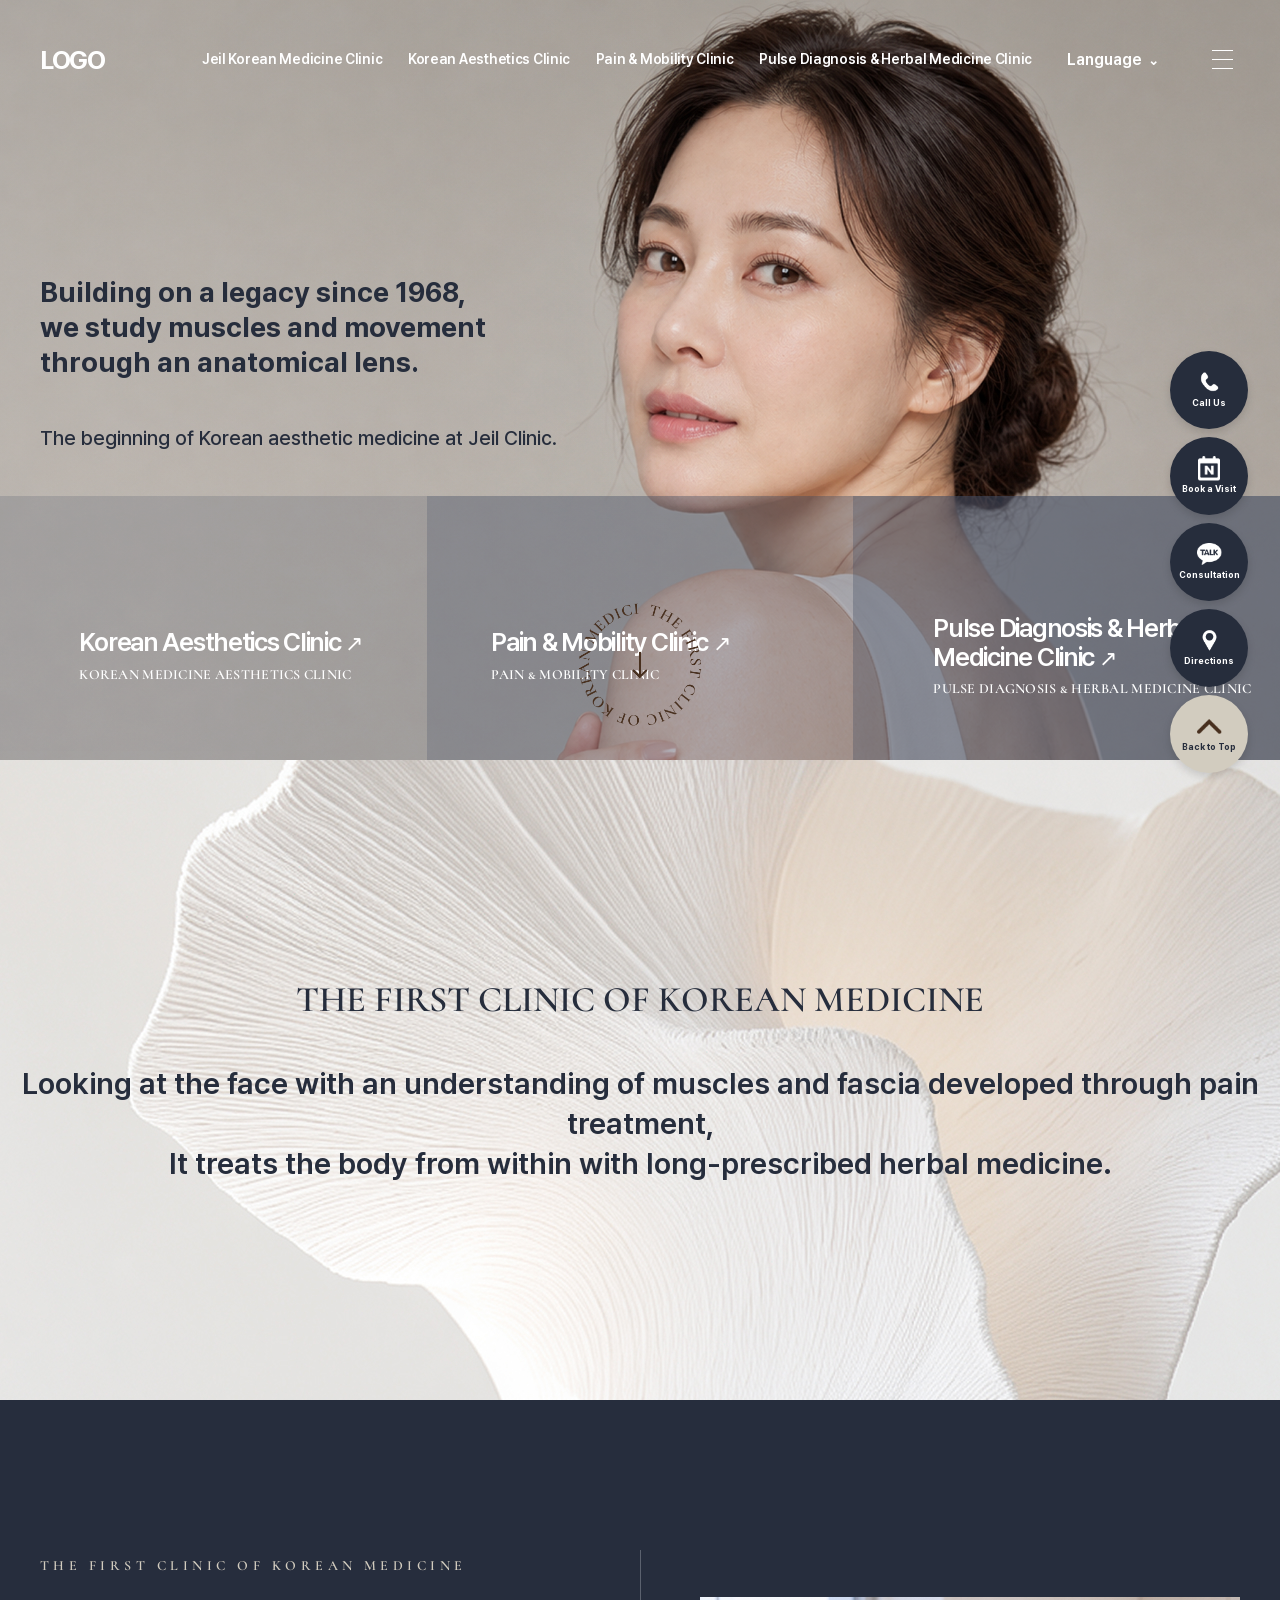
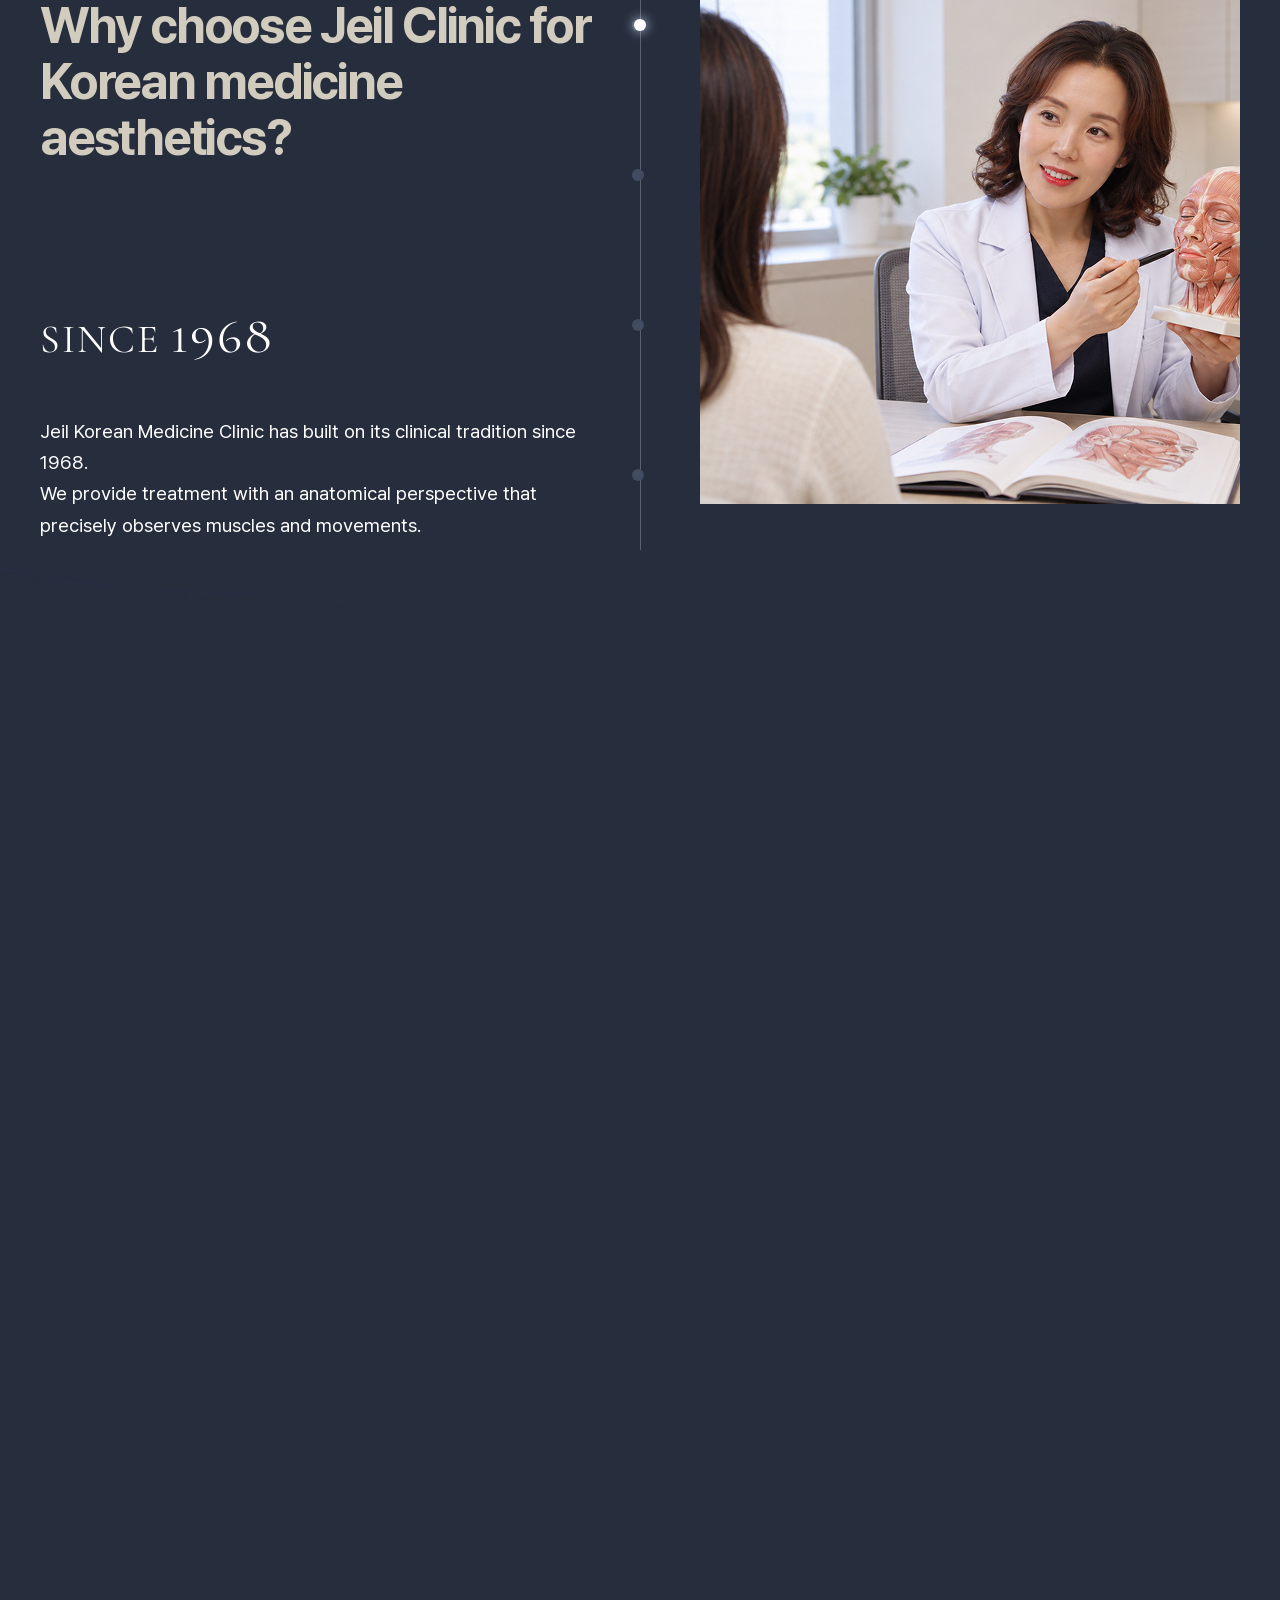
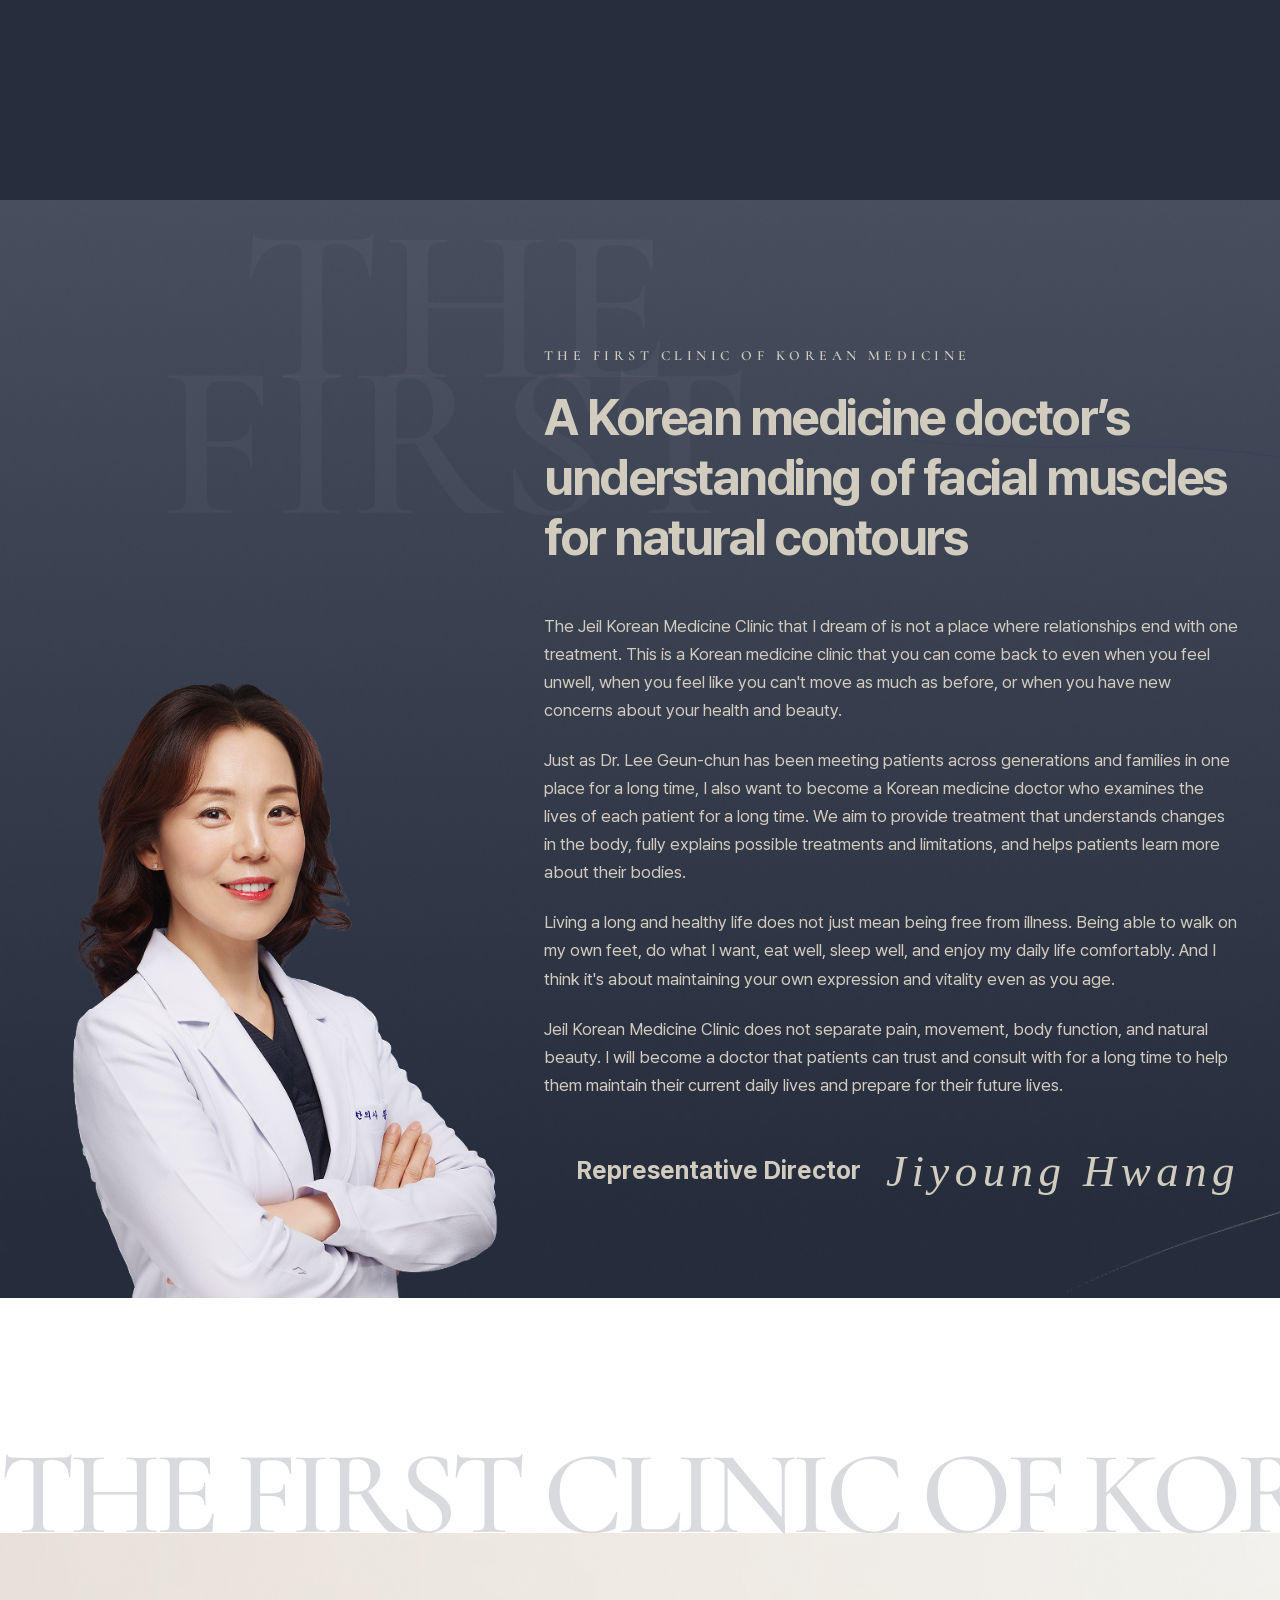
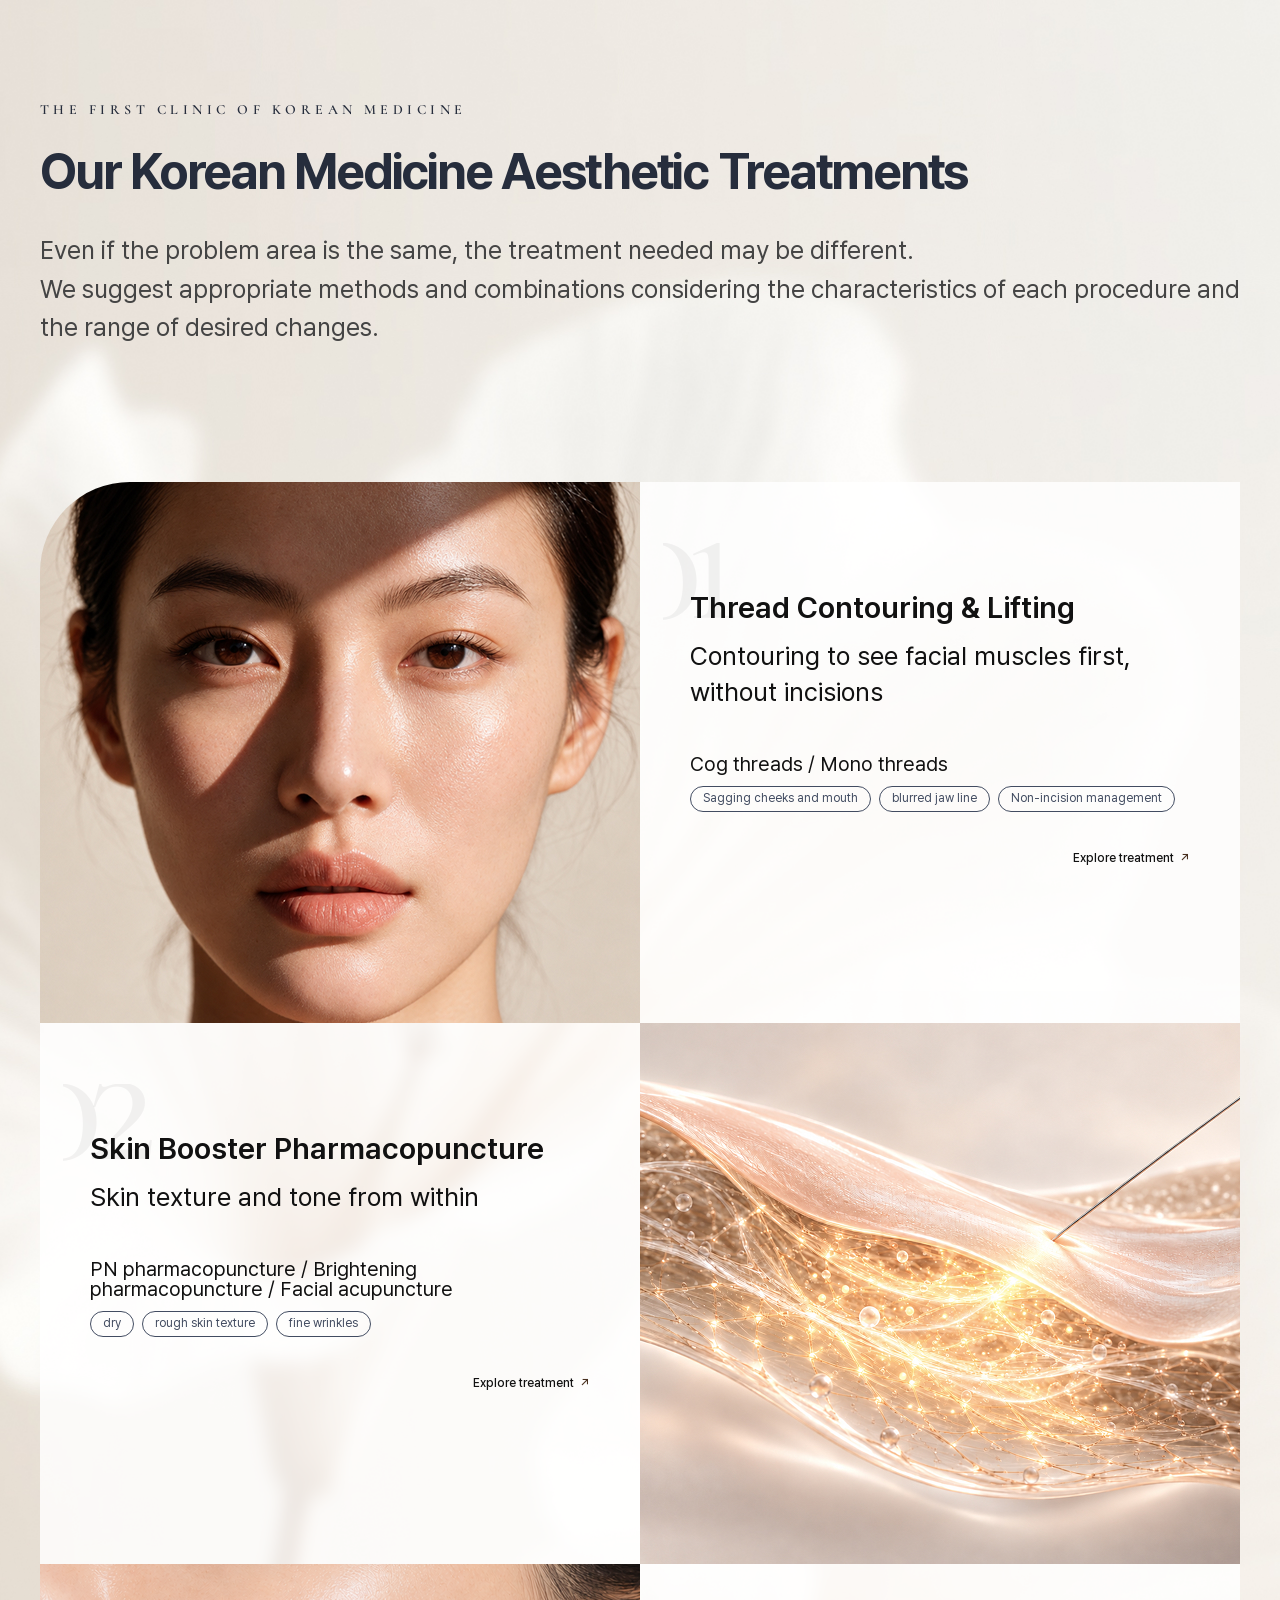
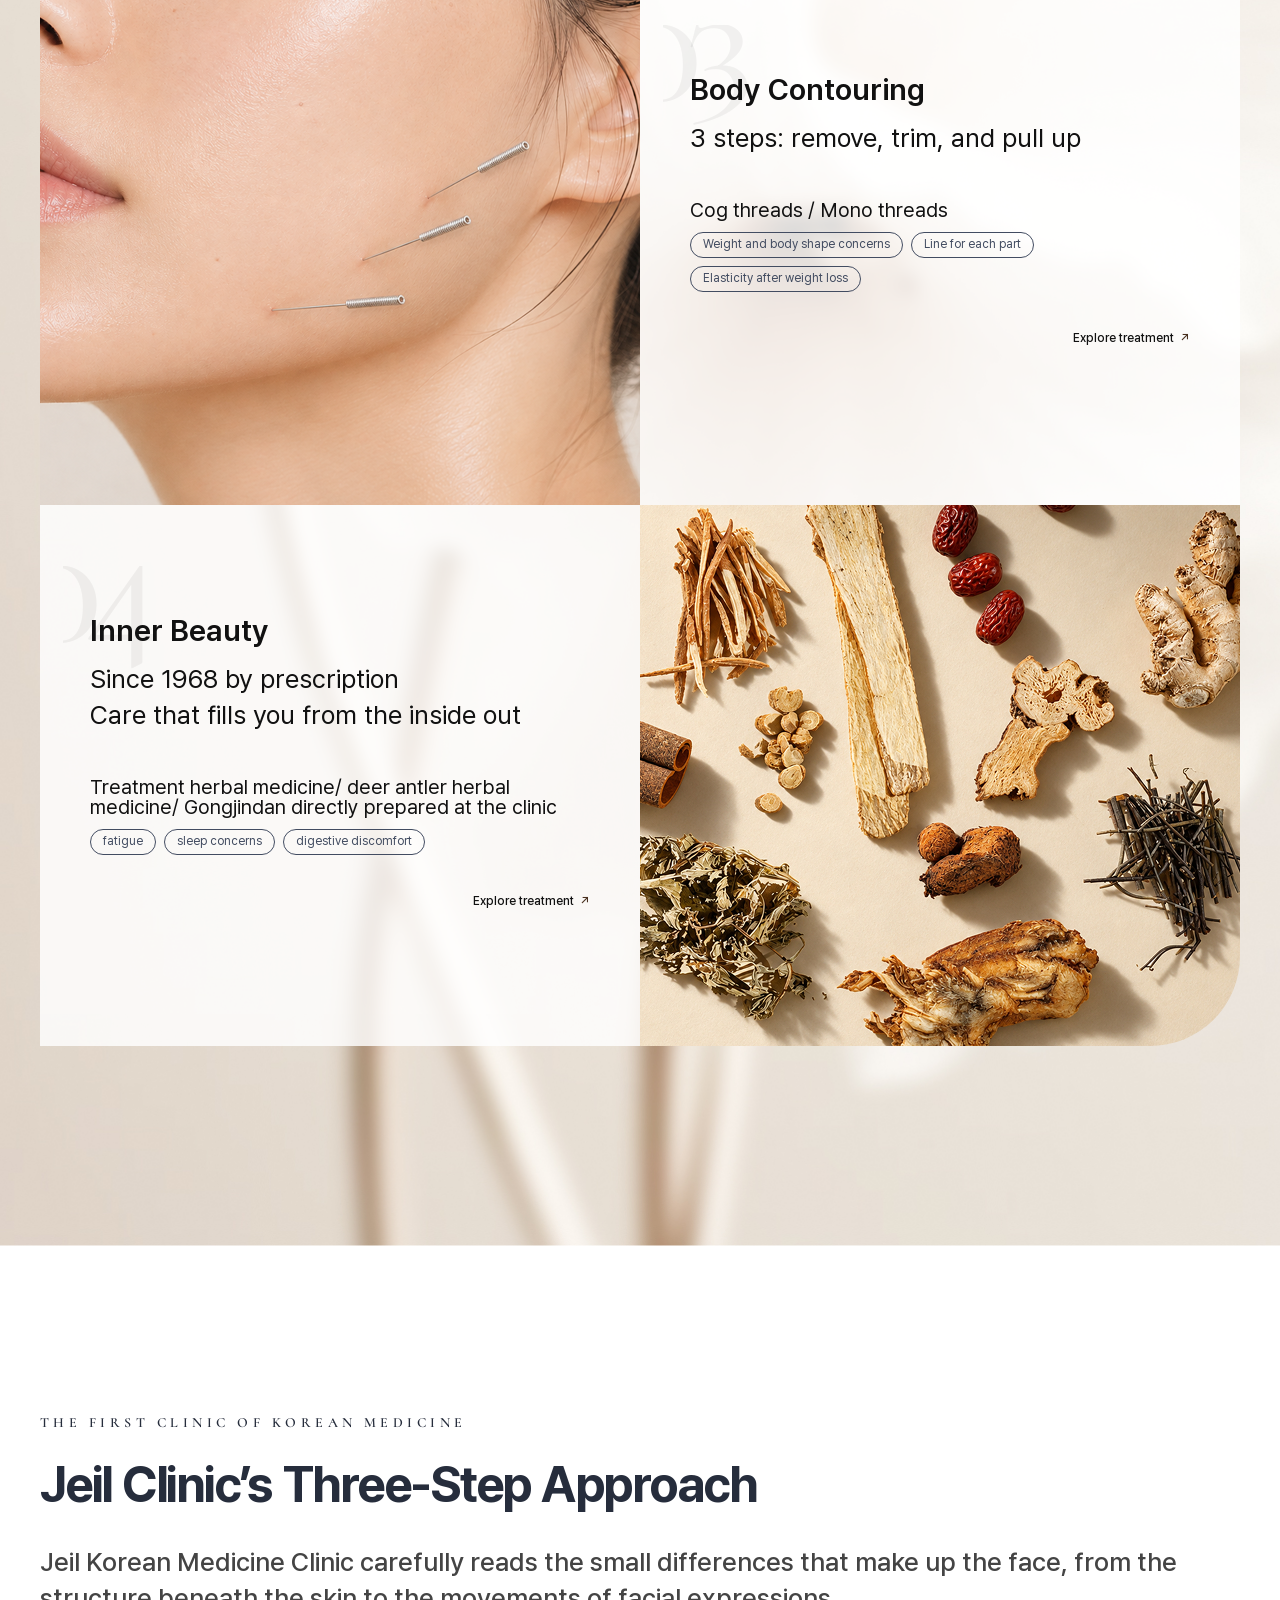
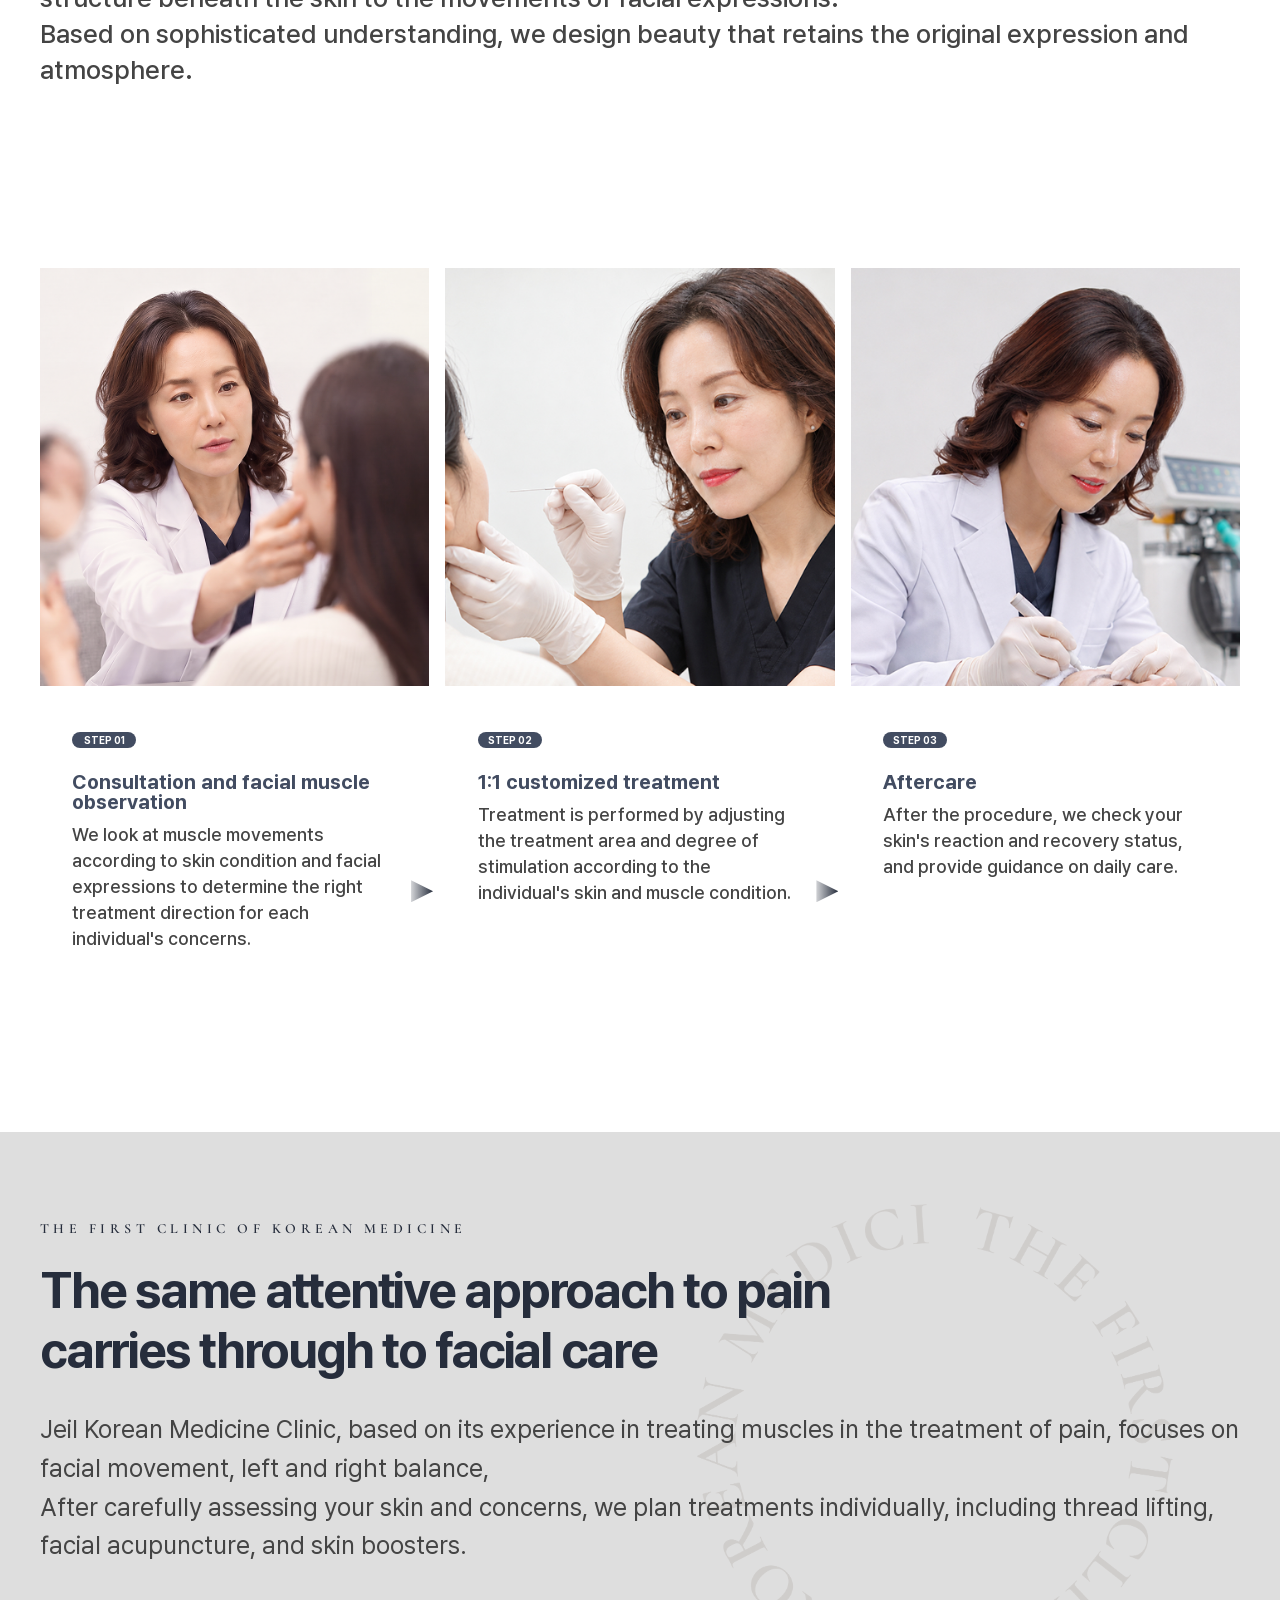
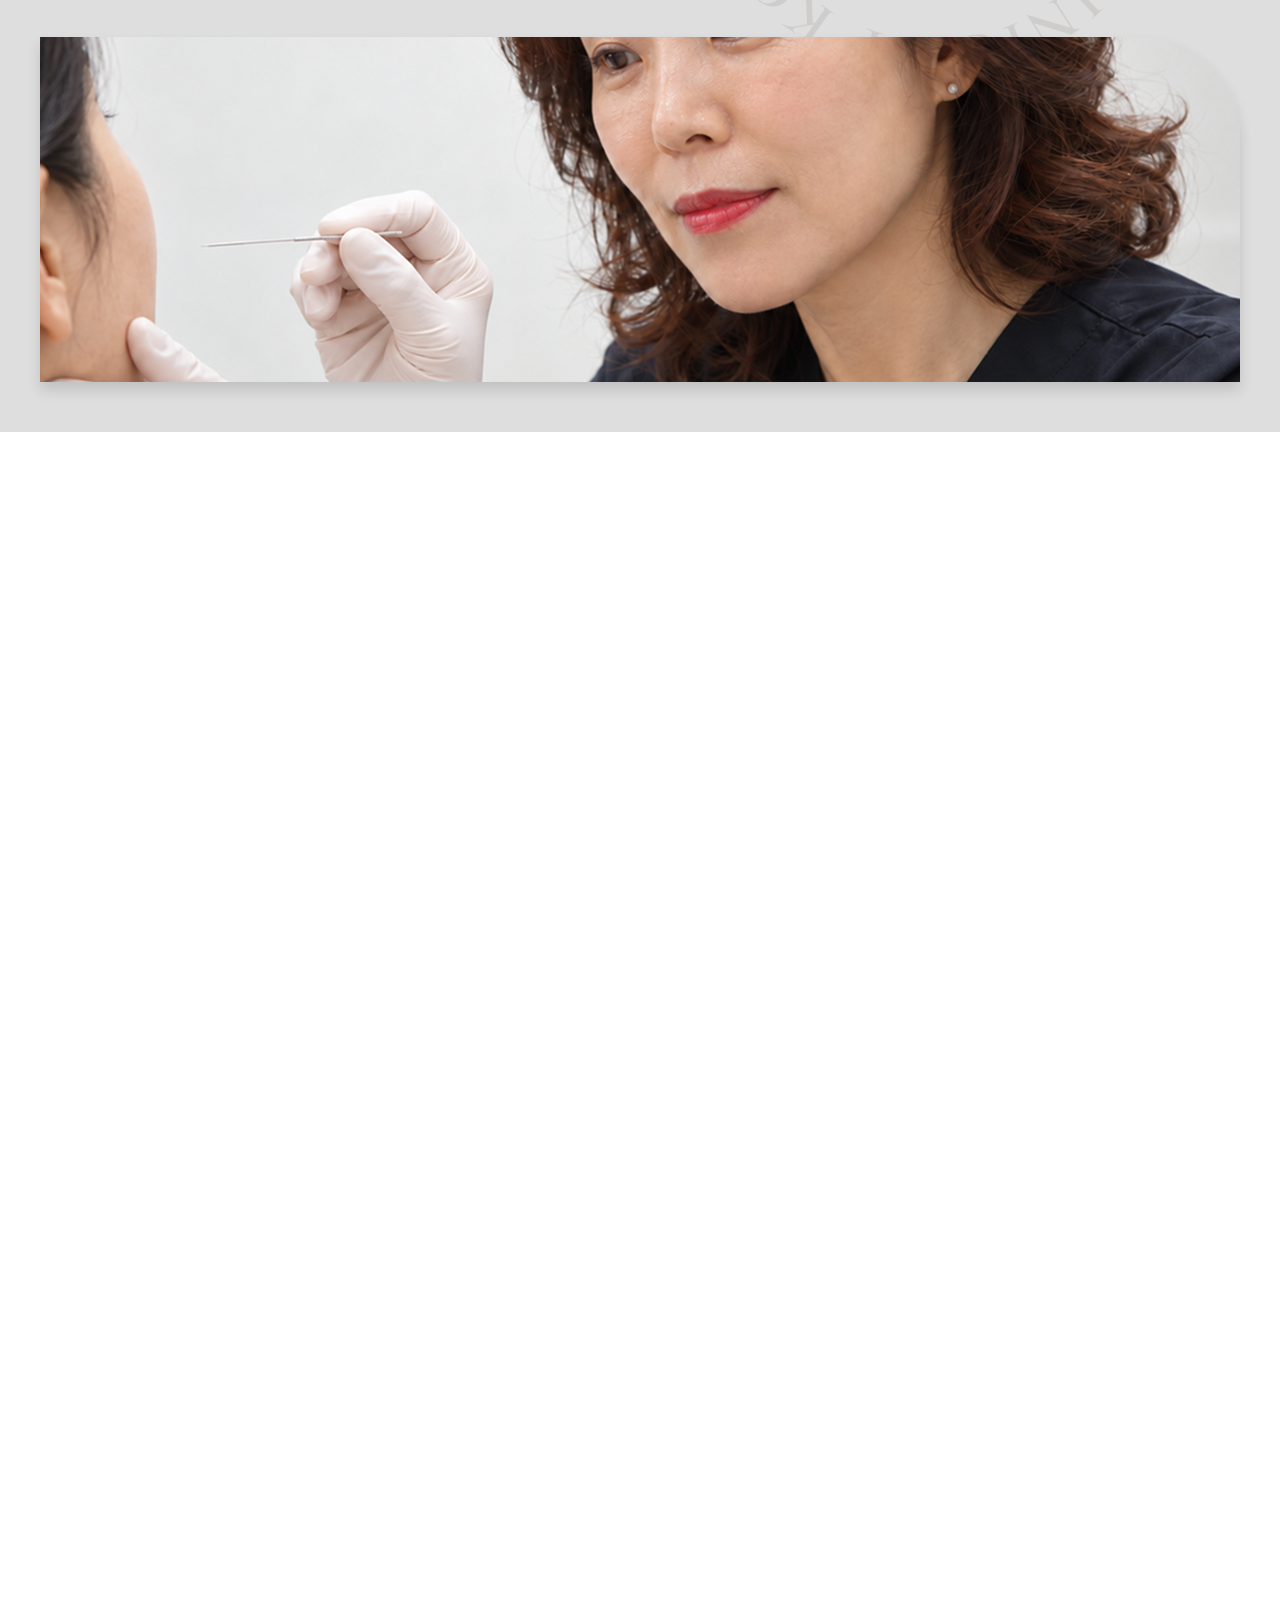
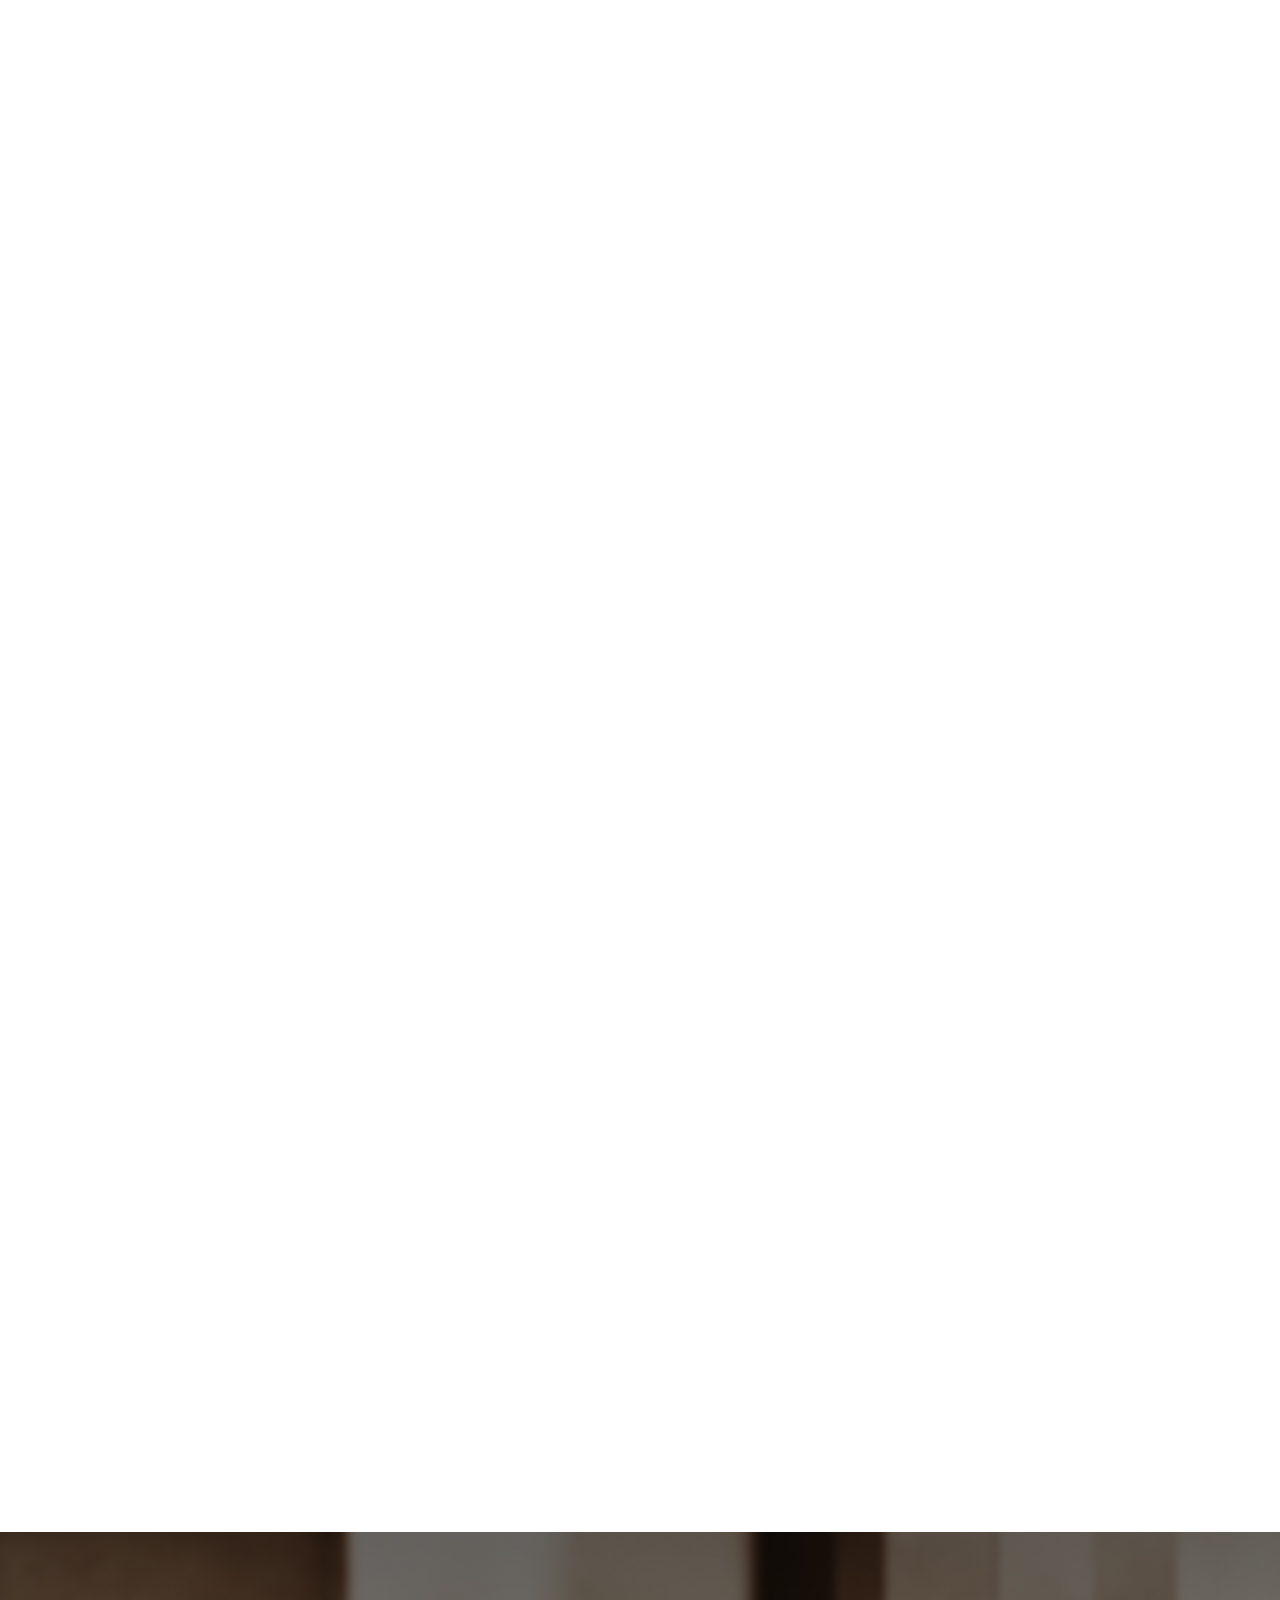
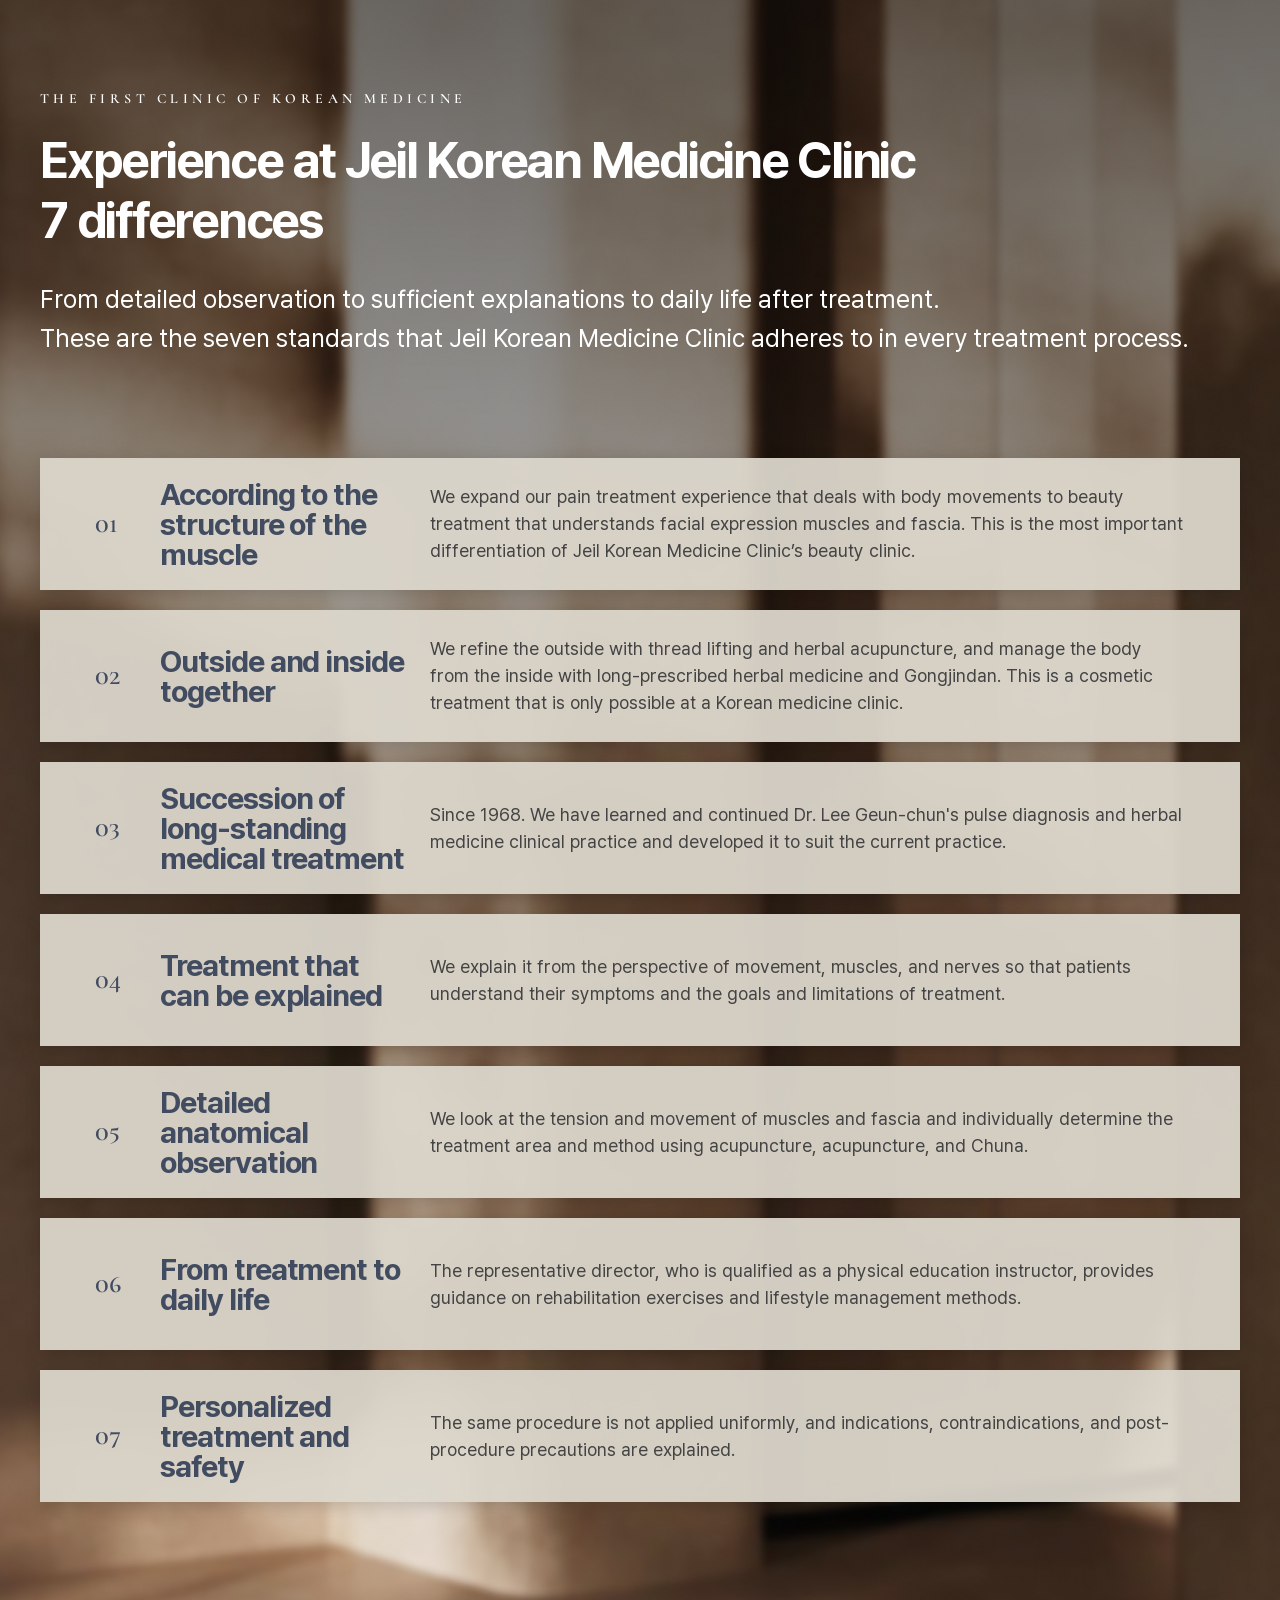
<file: en/index.html>
<!doctype html>
<html lang="en">
<head><base href="../">
  <meta charset="utf-8">
  <meta name="viewport" content="width=device-width, initial-scale=1">
  <meta name="theme-color" content="#262d3c">
  <meta name="description" content="Jeil Korean Medicine Clinic adds an anatomical perspective to the clinical tradition that has been in place since 1968. Introducing Korean medicine aesthetics, pain/movement, pulse, and herbal medicine treatments.">
  <title>Jeil Korean Medicine Clinic | The First Clinic of Korean Medicine</title>
  <link rel="preconnect" href="https://fonts.googleapis.com">
  <link rel="preconnect" href="https://fonts.gstatic.com" crossorigin>
  <link href="https://fonts.googleapis.com/css2?family=Cormorant+Garamond:wght@400;500;600&family=Cormorant+SC:wght@500;600&family=Noto+Sans+KR:wght@400;500;600;700&display=swap" rel="stylesheet">
  <link rel="stylesheet" href="styles.css">
  <link rel="stylesheet" href="mega-menu.css">
  <link rel="stylesheet" href="hero-slider.css">
  <link rel="stylesheet" href="main-typography.css">
  <script defer src="main.js"></script>
  <link rel="stylesheet" href="aos.css">
  <link rel="stylesheet" href="header-unified.css">
  <link rel="stylesheet" href="language.css">
  <link rel="stylesheet" href="hero-scroll-shared.css">
  <link rel="stylesheet" href="english-layout.css">
</head>
<body id="top">
  <a class="skip-link" href="en/index.html#main">Skip to content</a>
  <header class="site-header" id="site-header">
    <a class="brand" href="en/index.html#top" aria-label="First time at Jeil Korean Medicine Clinic">LOGO</a>
    <nav class="primary-nav" id="primary-nav" aria-label="main menu">
      <a href="en/index.html">Jeil Korean Medicine Clinic</a>
      <a href="en/beauty.html">Korean Aesthetics Clinic</a>
      <a href="en/pain.html">Pain &amp; Mobility Clinic</a>
      <a href="en/herbal.html">Pulse Diagnosis &amp; Herbal Medicine Clinic</a>
    </nav>
    <div class="header-tools"><details class="language"><summary>Language</summary><div class="language-options"><a href="index.html" lang="ko">한국어</a><a href="en/index.html" lang="en">English</a></div></details><button class="menu-button" type="button" aria-label="Open menu" aria-controls="primary-nav" aria-expanded="false"><span></span><span></span><span></span></button></div>
  </header>

  <aside class="quick-links" aria-label="quick menu">
    <a href="tel:029263805" aria-label="phone inquiry"><img src="assets/main/icon_1.png" alt=""><span>Call Us</span></a>
    <a href="https://naver.me/GgWrJkTM" target="_blank" rel="noopener noreferrer" aria-label="Make a reservation at Naver Place"><img src="assets/main/icon_2.png" alt=""><span>Book a Visit</span></a>
    <a href="en/index.html#contact" aria-label="Consultation information"><img src="assets/main/icon_3.png" alt=""><span>Consultation</span></a>
    <a href="en/index.html#location" aria-label="Directions"><img src="assets/main/icon_4.png" alt=""><span>Directions</span></a>
    <a class="quick-top" href="en/index.html#top" aria-label="Go to top"><img src="assets/main/icon_5.png" alt=""><span>Back to Top</span></a>
  </aside>

  <main id="main">
    <section class="hero hero-carousel" aria-label="Jeil Korean Medicine Clinic visual banner">
      <div class="hero-viewport" id="hero-viewport" role="region" aria-roledescription="슬라이드" aria-label="Introduction to medical fields" tabindex="0">
        <div class="hero-track" id="hero-track">
          <article class="hero-slide" aria-label="1 / 3, Korean medicine aesthetics clinic">
            <img class="hero-slide-photo" src="assets/main/vis1.jpg" alt="" fetchpriority="high">
            <div class="hero-copy container-wide"><h1>Building on a legacy since 1968, <br> we study muscles and movement <br> through an anatomical lens.</h1><p>The beginning of Korean aesthetic medicine at Jeil Clinic.</p></div>
          </article>
          <article class="hero-slide" aria-label="2 / 3, Pain and Movement Clinic" aria-hidden="true">
            <img class="hero-slide-photo" src="assets/main/vis2.jpg" alt="">
            <div class="hero-copy container-wide"><h2>Beyond the pain, <br> Watch the movement.</h2><p>Closely observe the relationship between muscles, joints, and nerves <br> Together we decide on the treatment the patient needs.</p></div>
          </article>
          <article class="hero-slide" aria-label="3 / 3, Pulse Diagnosis/Herbal Medicine Clinic" aria-hidden="true">
            <img class="hero-slide-photo" src="assets/main/vis3.jpg" alt="">
            <div class="hero-copy container-wide"><h2>The depth of accumulated time, <br> prescription for one person</h2><p>Considering the characteristics of different bodies even with the same symptoms <br> We consider the prescription needed for each person.</p></div>
          </article>
        </div>
      </div>
      <span class="hero-slide-status" id="hero-slide-status" role="status" aria-live="polite">1 / 3: Korean Medicine Aesthetics Clinic</span>
      <div class="hero-clinics">
        <div class="container-wide clinic-links">
          <a href="en/beauty.html"><strong>Korean Aesthetics Clinic <span aria-hidden="true">↗</span></strong><small>KOREAN MEDICINE AESTHETICS CLINIC</small></a>
          <a href="en/pain.html"><strong>Pain &amp; Mobility Clinic <span aria-hidden="true">↗</span></strong><small>PAIN &amp; MOBILITY CLINIC</small></a>
          <a href="en/herbal.html"><strong>Pulse Diagnosis &amp; Herbal Medicine Clinic <span aria-hidden="true">↗</span></strong><small>PULSE DIAGNOSIS &amp; HERBAL MEDICINE CLINIC</small></a>
        </div>
      </div>
      <a class="hero-scroll hero-scroll-unified" href="en/index.html#intro" aria-label="scroll down">
        <img class="hero-scroll-text" src="assets/main/hero-scroll-original.png" alt="" aria-hidden="true"><img class="hero-scroll-arrow" src="assets/main/hero-scroll-original.png" alt="" aria-hidden="true">
      </a>
    </section>

    <section class="intro" id="intro" aria-labelledby="intro-title">
      <video class="intro-video" autoplay muted loop playsinline preload="auto" aria-hidden="true" tabindex="-1" poster="assets/main/section1.jpg"><source src="assets/main/intro-motion.mp4" type="video/mp4"></video>
      <div class="intro-inner">
        <p class="serif-title" id="intro-title">The First Clinic of Korean Medicine</p>
        <p>Looking at the face with an understanding of muscles and fascia developed through pain treatment, <br>It treats the body from within with long-prescribed herbal medicine.</p>
      </div>
    </section>

    <div class="about-story">
    <div class="about-story-stage">
    <section class="about-dark" id="about" aria-labelledby="about-title">
      <div class="container about-grid">
        <div class="about-copy">
          <p class="eyebrow">The First Clinic of Korean Medicine</p>
          <h2 id="about-title">Why choose Jeil Clinic for <br>Korean medicine aesthetics?</h2>
          <p class="since">SINCE <b>1968</b></p>
          <p>Jeil Korean Medicine Clinic has built on its clinical tradition since 1968. <br>We provide treatment with an anatomical perspective that precisely observes muscles and movements.</p>
        </div>
        <div class="about-rule" aria-hidden="true"><i></i><i></i><i></i><i></i></div>
        <img class="about-image" src="assets/main/section2_1.jpg" alt="Medical staff providing consultation using a facial muscle model">
      </div>
    </section>

    <section class="about-dark about-detail about-detail-2" id="about-muscles" aria-labelledby="about-detail-title-2">
      <div class="container about-grid">
        <div class="about-copy">
          <p class="eyebrow">The First Clinic of Korean Medicine</p>
          <h2 id="about-detail-title-2">Why choose Jeil Clinic for <br>Korean medicine aesthetics?</h2>
          <h3>We look at the muscles first</h3>
          <p>The same face looks different when it's relaxed and when it smiles or talks. <br>For natural beauty, I believe that even the facial expressions when smiling and speaking in daily life should be taken into consideration. <br>Jeil Korean Medicine Clinic determines the treatment area and degree of stimulation after checking the direction and range of muscle movement and the condition of the skin and surrounding tissues.</p>
        </div>
        <div class="about-rule" aria-hidden="true"><i></i><i></i><i></i><i></i></div>
        <img class="about-image" src="assets/main/section2_2.jpg" alt="Medical staff examining patient&#x27;s facial muscles" loading="eager">
      </div>
    </section>

    <section class="about-dark about-detail about-detail-3" aria-labelledby="about-detail-title-3">
      <div class="container about-grid">
        <div class="about-copy">
          <p class="eyebrow">The First Clinic of Korean Medicine</p>
          <h2 id="about-detail-title-3">Why choose Jeil Clinic for <br>Korean medicine aesthetics?</h2>
          <h3>Naturally, without incisions</h3>
          <p>We use dissolvable threads and pharmacopuncture according to the skin condition and treatment goal. Even without an incision, the location, depth, and extent of stimulation are important. <br>Jeil Korean Medicine Clinic determines the application method considering the skin thickness and tissue condition, monitors the reaction after the procedure, and adjusts the degree of treatment.</p>
        </div>
        <div class="about-rule" aria-hidden="true"><i></i><i></i><i></i><i></i></div>
        <img class="about-image" src="assets/main/section2_3.jpg" alt="Medical staff performing acupuncture treatment on a patient&#x27;s face" loading="eager">
      </div>
    </section>

    <section class="about-dark about-detail about-detail-4" aria-labelledby="about-detail-title-4">
      <div class="container about-grid">
        <div class="about-copy">
          <p class="eyebrow">The First Clinic of Korean Medicine</p>
          <h2 id="about-detail-title-4">Why choose Jeil Clinic for <br>Korean medicine aesthetics?</h2>
          <h3>Care from within</h3>
          <p>When consulting about skin concerns, we also ask about sleep, diet, and fatigue. <br>This is because understanding what kind of lifestyle discomfort occurs repeatedly is part of treatment. <br>We use thread lifting for the outside and consider herbal medicine and Gongjindan for the inside, based on each person’s symptoms, health, and prescriptions rooted in our tradition since 1968.</p>
        </div>
        <div class="about-rule" aria-hidden="true"><i></i><i></i><i></i><i></i></div>
        <img class="about-image" src="assets/main/section2_4.jpg" alt="Bowls containing herbal medicine" loading="eager">
      </div>
    </section>

    <div class="container about-story-indicator" aria-hidden="true"><div></div><div class="about-story-line"><i></i><i></i><i></i><i></i><span></span></div></div>
    </div>
    <nav class="about-mobile-navigation" aria-label="Jeil Korean Medicine Clinic introduction slide">
      <button type="button" aria-label="first introduction" aria-current="true"></button>
      <button type="button" aria-label="second introduction"></button>
      <button type="button" aria-label="third introduction"></button>
      <button type="button" aria-label="fourth introduction"></button>
    </nav>
    </div>

    <section class="director" aria-labelledby="director-title">
      <div class="container director-inner">
        <span class="director-watermark" aria-hidden="true">THE <br>FIRST</span>
        <img class="director-image" src="assets/main/section3_1.png" alt="Director of Jeil Korean Medicine Clinic">
        <div class="director-copy">
          <p class="eyebrow">The First Clinic of Korean Medicine</p>
          <h2 id="director-title">A Korean medicine doctor’s understanding of facial muscles <br>for natural contours</h2>
          <p>The Jeil Korean Medicine Clinic that I dream of is not a place where relationships end with one treatment. This is a Korean medicine clinic that you can come back to even when you feel unwell, when you feel like you can't move as much as before, or when you have new concerns about your health and beauty.</p>
          <p>Just as Dr. Lee Geun-chun has been meeting patients across generations and families in one place for a long time, I also want to become a Korean medicine doctor who examines the lives of each patient for a long time. We aim to provide treatment that understands changes in the body, fully explains possible treatments and limitations, and helps patients learn more about their bodies.</p>
          <p>Living a long and healthy life does not just mean being free from illness. Being able to walk on my own feet, do what I want, eat well, sleep well, and enjoy my daily life comfortably. And I think it's about maintaining your own expression and vitality even as you age.</p>
          <p>Jeil Korean Medicine Clinic does not separate pain, movement, body function, and natural beauty. I will become a doctor that patients can trust and consult with for a long time to help them maintain their current daily lives and prepare for their future lives.</p>
          <p class="director-sign">Representative Director <span>Jiyoung Hwang</span></p>
        </div>
      </div>
    </section>

    <div class="large-typography" aria-hidden="true"><div class="large-typography-track"><span>THE FIRST CLINIC OF KOREAN MEDICINE CLINIC</span><span>THE FIRST CLINIC OF KOREAN MEDICINE CLINIC</span></div></div>

    <section class="beauty" id="beauty" aria-labelledby="beauty-title">
      <div class="container">
        <div class="section-heading">
          <p class="eyebrow">The First Clinic of Korean Medicine</p>
          <h2 id="beauty-title">Our Korean Medicine Aesthetic Treatments</h2>
          <p>Even if the problem area is the same, the treatment needed may be different. <br>We suggest appropriate methods and combinations considering the characteristics of each procedure and the range of desired changes.</p>
        </div>
        <div class="beauty-grid">
          <img src="assets/main/section4_1.png" alt="natural facial contour" loading="lazy">
          <article class="beauty-detail"><span class="beauty-number" aria-hidden="true"><span>01</span></span><h3>Thread Contouring &amp; Lifting</h3><p class="beauty-subtitle">Contouring to see facial muscles first, without incisions</p><p>Cog threads / Mono threads</p><div class="tags"><span>Sagging cheeks and mouth</span><span>blurred jaw line</span><span>Non-incision management</span></div><a href="en/beauty.html">Explore treatment <span aria-hidden="true">↗</span></a></article>
          <article class="beauty-detail"><span class="beauty-number" aria-hidden="true"><span>02</span></span><h3>Skin Booster Pharmacopuncture</h3><p class="beauty-subtitle">Skin texture and tone from within</p><p>PN pharmacopuncture / Brightening pharmacopuncture / Facial acupuncture</p><div class="tags"><span>dry</span><span>rough skin texture</span><span>fine wrinkles</span></div><a href="en/beauty.html">Explore treatment <span aria-hidden="true">↗</span></a></article>
          <img src="assets/main/section4_2.png" alt="Image of a procedure that accesses tissue under the skin" loading="lazy">
          <img src="assets/main/section4_3.png" alt="Facial line care image" loading="lazy">
          <article class="beauty-detail"><span class="beauty-number" aria-hidden="true"><span>03</span></span><h3>Body Contouring</h3><p class="beauty-subtitle">3 steps: remove, trim, and pull up</p><p>Cog threads / Mono threads</p><div class="tags"><span>Weight and body shape concerns</span><span>Line for each part</span><span>Elasticity after weight loss</span></div><a href="en/beauty.html">Explore treatment <span aria-hidden="true">↗</span></a></article>
          <article class="beauty-detail" id="inner-beauty"><span class="beauty-number" aria-hidden="true"><span>04</span></span><h3>Inner Beauty</h3><p class="beauty-subtitle">Since 1968 by prescription <br>Care that fills you from the inside out</p><p>Treatment herbal medicine/ deer antler herbal medicine/ Gongjindan directly prepared at the clinic</p><div class="tags"><span>fatigue</span><span>sleep concerns</span><span>digestive discomfort</span></div><a href="en/herbal.html">Explore treatment <span aria-hidden="true">↗</span></a></article>
          <img src="assets/main/section4_4.png" alt="Various herbal medicines" loading="lazy">
        </div>
      </div>
    </section>

    <section class="steps" aria-labelledby="steps-title">
      <div class="container">
        <div class="section-heading">
          <p class="eyebrow">The First Clinic of Korean Medicine</p>
          <h2 id="steps-title">Jeil Clinic’s Three-Step Approach</h2>
          <p>Jeil Korean Medicine Clinic carefully reads the small differences that make up the face, from the structure beneath the skin to the movements of facial expressions. <br>Based on sophisticated understanding, we design beauty that retains the original expression and atmosphere.</p>
        </div>
        <div class="steps-grid">
          <article><img src="assets/main/section5_1.png" alt="Medical staff checking facial movements during consultation" loading="lazy"><div class="step-copy"><span>STEP 01</span><h3>Consultation and facial muscle observation</h3><p>We look at muscle movements according to skin condition and facial expressions to determine the right treatment direction for each individual's concerns.</p></div></article>
          <article><img src="assets/main/section5_2.jpg" alt="Customized treatment that looks at your individual condition" loading="lazy"><div class="step-copy"><span>STEP 02</span><h3>1:1 customized treatment</h3><p>Treatment is performed by adjusting the treatment area and degree of stimulation according to the individual's skin and muscle condition.</p></div></article>
          <article><img src="assets/main/section5_3.jpg" alt="Medical staff checking the condition after the procedure" loading="lazy"><div class="step-copy"><span>STEP 03</span><h3>Aftercare</h3><p>After the procedure, we check your skin's reaction and recovery status, and provide guidance on daily care.</p></div></article>
        </div>
      </div>
    </section>

    <div class="care-story">
    <section class="care" id="care" aria-labelledby="care-title">
      <div class="container">
        <div class="section-heading">
          <p class="eyebrow">The First Clinic of Korean Medicine</p>
          <h2 id="care-title">The same attentive approach to pain <br>carries through to facial care</h2>
          <p>Jeil Korean Medicine Clinic, based on its experience in treating muscles in the treatment of pain, focuses on facial movement, left and right balance, <br>After carefully assessing your skin and concerns, we plan treatments individually, including thread lifting, facial acupuncture, and skin boosters.</p>
        </div>
        <div class="care-list">
          <article style="--care-image:url('assets/main/section6_1.jpg')"><h3>Acupuncture <span>|</span> Gentle facial stimulation</h3><p>Fine needles stimulate facial skin and muscles. We assess the area and facial movement to choose the treatment site and degree of stimulation.</p></article>
          <article style="--care-image:url('assets/main/section6_2.jpg')"><h3>Pharmacopuncture <span>|</span> Care for your skin</h3><p>A solution prepared from purified herbal extracts is injected where needed. We assess skin and tissue, the ingredients, and individual response before treatment.</p></article>
          <article style="--care-image:url('assets/main/section6_3.jpg')"><h3>Acupotomy <span>|</span> Care beneath the skin</h3><p>A fine blade-like needle can address adhesions or firm soft tissue. We assess the skin and underlying tissue, then carefully determine the treatment area and depth.</p></article>
          <article style="--care-image:url('assets/main/section6_4.jpg')"><h3>Chuna <span>|</span> Face and neck movement</h3><p>This hands-on treatment assesses muscles, joints, jaw movement and neck posture. Depending on the evaluation, it may complement aesthetic care.</p></article>
        </div>
      </div>
    </section>
    </div>

    <section class="differences" aria-labelledby="differences-title">
      <div class="container">
        <div class="section-heading light">
          <p class="eyebrow">The First Clinic of Korean Medicine</p>
          <h2 id="differences-title">Experience at Jeil Korean Medicine Clinic <br>7 differences</h2>
          <p>From detailed observation to sufficient explanations to daily life after treatment. <br>These are the seven standards that Jeil Korean Medicine Clinic adheres to in every treatment process.</p>
        </div>
        <ol class="differences-list">
          <li><span>01</span><h3>According to the structure of the muscle</h3><p>We expand our pain treatment experience that deals with body movements to beauty treatment that understands facial expression muscles and fascia. This is the most important differentiation of Jeil Korean Medicine Clinic’s beauty clinic.</p></li>
          <li><span>02</span><h3>Outside and inside together</h3><p>We refine the outside with thread lifting and herbal acupuncture, and manage the body from the inside with long-prescribed herbal medicine and Gongjindan. This is a cosmetic treatment that is only possible at a Korean medicine clinic.</p></li>
          <li><span>03</span><h3>Succession of long-standing medical treatment</h3><p>Since 1968. We have learned and continued Dr. Lee Geun-chun's pulse diagnosis and herbal medicine clinical practice and developed it to suit the current practice.</p></li>
          <li><span>04</span><h3>Treatment that can be explained</h3><p>We explain it from the perspective of movement, muscles, and nerves so that patients understand their symptoms and the goals and limitations of treatment.</p></li>
          <li><span>05</span><h3>Detailed anatomical observation</h3><p>We look at the tension and movement of muscles and fascia and individually determine the treatment area and method using acupuncture, acupuncture, and Chuna.</p></li>
          <li><span>06</span><h3>From treatment to daily life</h3><p>The representative director, who is qualified as a physical education instructor, provides guidance on rehabilitation exercises and lifestyle management methods.</p></li>
          <li><span>07</span><h3>Personalized treatment and safety</h3><p>The same procedure is not applied uniformly, and indications, contraindications, and post-procedure precautions are explained.</p></li>
        </ol>
      </div>
    </section>

    <section class="equipment" aria-labelledby="equipment-title">
      <div class="container">
        <div class="section-heading">
          <p class="eyebrow">The First Clinic of Korean Medicine</p>
          <h2 id="equipment-title">Jeil Korean Medicine Clinic treatment tools and equipment</h2>
          <p>Where and how you apply it is as important as which tool you use. <br>Jeil Korean Medicine Clinic determines the necessary tools and application methods by examining the condition of the treatment area and tissue.</p>
        </div>
        <div class="equipment-scroll" tabindex="0" aria-label="Move the treatment tool list left or right by dragging the mouse or using the arrow keys.">
          <article><img src="assets/main/section8_1.jpg" alt="Mono and cog threads" loading="lazy"><div><h3>Mono &amp; Cog Threads</h3><p>These treatments use absorbable medical threads. Mono threads are used for skin elasticity, while barbed cog threads are used to support sagging tissue.</p></div></article>
          <article><img src="assets/main/section8_2.jpg" alt="Acupuncture and herbal medicine tools" loading="lazy"><div><h3>Acupuncture · Acupotomy · Electroacupuncture · Pharmacopuncture</h3><p>Acupuncture stimulates acupuncture points, while acupotomy addresses adhesions in soft tissue. Electroacupuncture adds electrical stimulation, and pharmacopuncture delivers a medicinal solution.</p></div></article>
          <article><img src="assets/main/section8_3.jpg" alt="CO2 laser equipment" loading="lazy"><div><h3>CO2 laser</h3><p>The thermal energy of a laser is used to remove skin lesions such as moles and warts. We determine the scope of treatment by checking the characteristics of the lesion and provide guidance on subsequent skin care methods.</p></div></article>
          <article><img src="assets/main/section8_4.jpg" alt="ICT TENS equipment" loading="lazy"><div><h3>ICT/TENS</h3><p>It is a physical therapy device that delivers electrical stimulation through electrodes attached to the skin. It is used to relieve pain, and the intensity is adjusted according to the treatment area and response to stimulation.</p></div></article>
          <article><img src="assets/main/section8_5.jpg" alt="chiropractic table" loading="lazy"><div><h3>chiropractic table</h3><p>This is a treatment table used to support the body and position the body during manual therapy such as Chuna. Helps apply manual stimulation to muscles and joints in positions appropriate for the treatment area.</p></div></article>
          <article><img src="assets/main/section8_6.jpg" alt="Gongjindan" loading="lazy"><div><h3>Gongjindan</h3><p>This pill is prescribed after examining physical conditions such as fatigue and low energy. We check your sleep and digestion status as well as the medications you are taking and advise you on whether and how to take them.</p></div></article>
        </div>
        <div class="equipment-controls"><div class="equipment-track"><span id="equipment-progress"></span></div></div>
      </div>
    </section>

    <section class="gallery" aria-labelledby="gallery-title">
      <div class="container gallery-grid">
        <div class="gallery-tile tile-a"></div>
        <div class="gallery-heading"><p class="eyebrow">The First Clinic of Korean Medicine</p><h2 id="gallery-title">Explore Our Clinic</h2><p>A welcoming space for your consultation and care.</p></div>
        <div class="gallery-tile tile-b"></div><div class="gallery-tile tile-c"></div><div class="gallery-tile tile-d"></div><div class="gallery-tile tile-e"></div><div class="gallery-tile tile-f"></div>
      </div>
    </section>

    <section class="location" id="location" aria-label="Directions"><a href="https://naver.me/GgWrJkTM" target="_blank" rel="noopener noreferrer" aria-label="View the location of Jeil Korean Medicine Clinic on Naver Map"><img src="assets/map.png" alt="Map showing the location of Jeil Korean Medicine Clinic near 28 Arirang-ro, Seongbuk-gu, Seoul" loading="lazy"></a></section>

    <section class="contact" id="contact" aria-label="Treatment and reservation information"><div class="container contact-grid">
      <div><img src="assets/main/icon_6.png" alt=""><h2>Clinic hours</h2><dl><div><dt>Monday, Wednesday, Thursday, Friday</dt><dd>09:00 - 18:00</dd></div><div><dt>tuesday</dt><dd>09:00 - 20:00</dd></div><div><dt>Saturday</dt><dd>09:00 - 14:00</dd></div><div><dt>lunch time</dt><dd>13:00 - 14:00</dd></div></dl><small>* On Saturdays, there is no lunch break.</small></div>
      <div><img src="assets/main/icon_7.png" alt=""><h2>Medical Inquiry</h2><p>For inquiries and reservations about treatment <br>We provide thorough and friendly consultation.</p><a class="pill outline" href="tel:029263805"><img class="contact-phone-icon" src="assets/main/icon_9.png" alt="">02. 926. 3805</a></div>
      <div><img src="assets/main/icon_8.png" alt=""><h2>online reservation</h2><p>Through Naver Reservation <br>Make a reservation with ease</p><a class="pill filled" href="https://search.naver.com/search.naver?query=%EC%A0%9C%EC%9D%BC%ED%95%9C%EC%9D%98%EC%9B%90%20%EC%84%B1%EB%B6%81%EA%B5%AC%20%EC%98%88%EC%95%BD" target="_blank" rel="noopener noreferrer"><img class="naver-n" src="assets/main/icon_10.png" alt=""> Find Naver Reservation</a></div>
    </div></section>

    <section class="closing" aria-labelledby="closing-title"><div class="closing-content"><h2 id="closing-title">Even as time passes, my own beauty</h2><p>We cherish your unique expression and mood, <br>Let's think together about changes that suit you now. <br>Please feel free to share your concerns about beauty.</p><div><a class="pill outline-dark" href="en/index.html#location">Directions</a><a class="pill brown" href="tel:029263805">Book a consultation</a></div></div></section>
  </main>

  <footer class="site-footer"><div class="container footer-inner"><a class="brand" href="en/index.html#top">LOGO</a><div class="footer-details"><div class="footer-links"><a href="en/terms.html">Terms of Use</a><a href="en/privacy.html">Privacy Policy</a><span>Non-covered Services</span></div><p>Jeil Korean Medicine Clinic &nbsp; | &nbsp; Business registration number 842-36-01566 &nbsp; | &nbsp; Representative Hwang Ji-young <br>2nd floor, 28 Arirang-ro, Seongbuk-gu, Seoul &nbsp; | &nbsp; TEL 02-926-3805</p></div><div class="footer-right"><div class="social-icons" aria-hidden="true"><img src="assets/main/f_icon_1.png" alt=""><img src="assets/main/f_icon_2.png" alt=""><img src="assets/main/f_icon_3.png" alt=""><img src="assets/main/f_icon_4.png" alt=""></div><p>COPYRIGHT © 2026 Jeil Korean Medicine Clinic. ALL RIGHTS RESERVED. <br>Designed by. Today's Branding</p></div></div><div class="footer-watermark" aria-hidden="true">THE FIRST CLINIC OF KOREAN MEDICINE</div></footer>
</body>
</html>
</file>
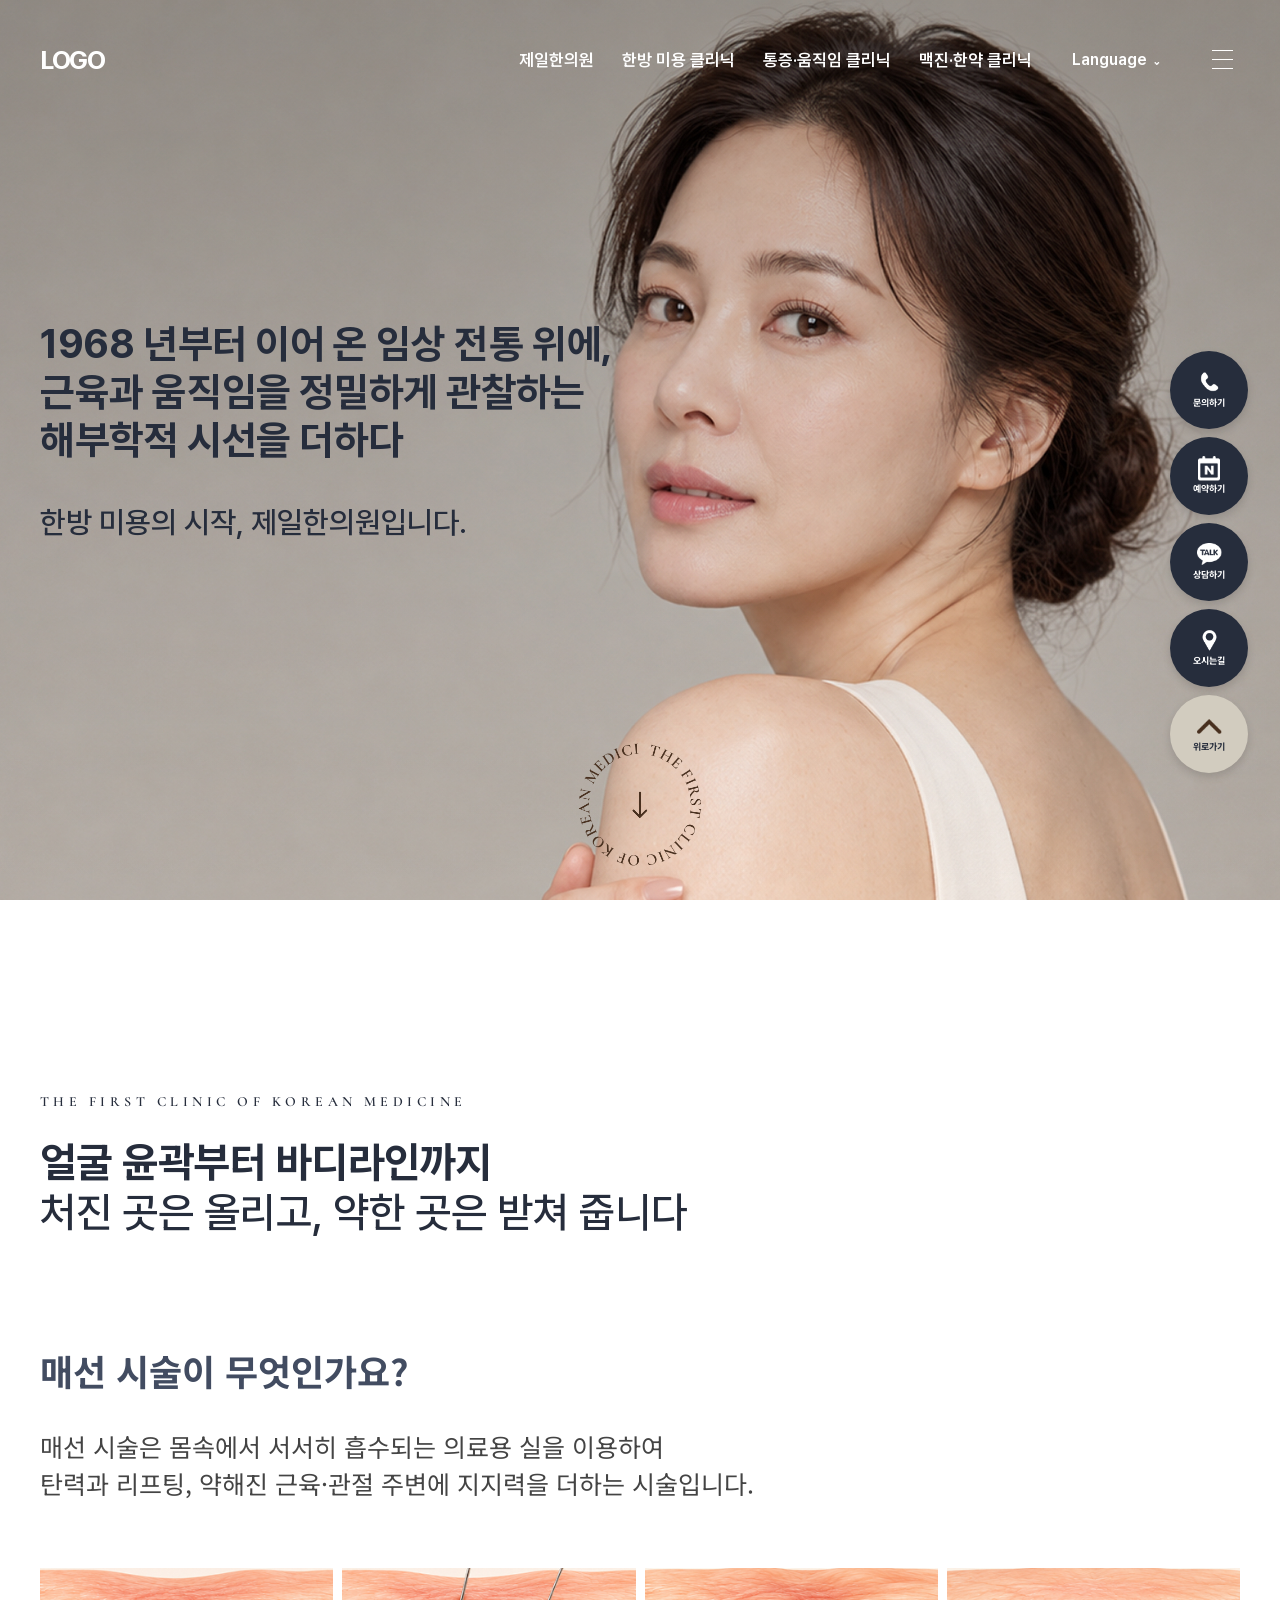
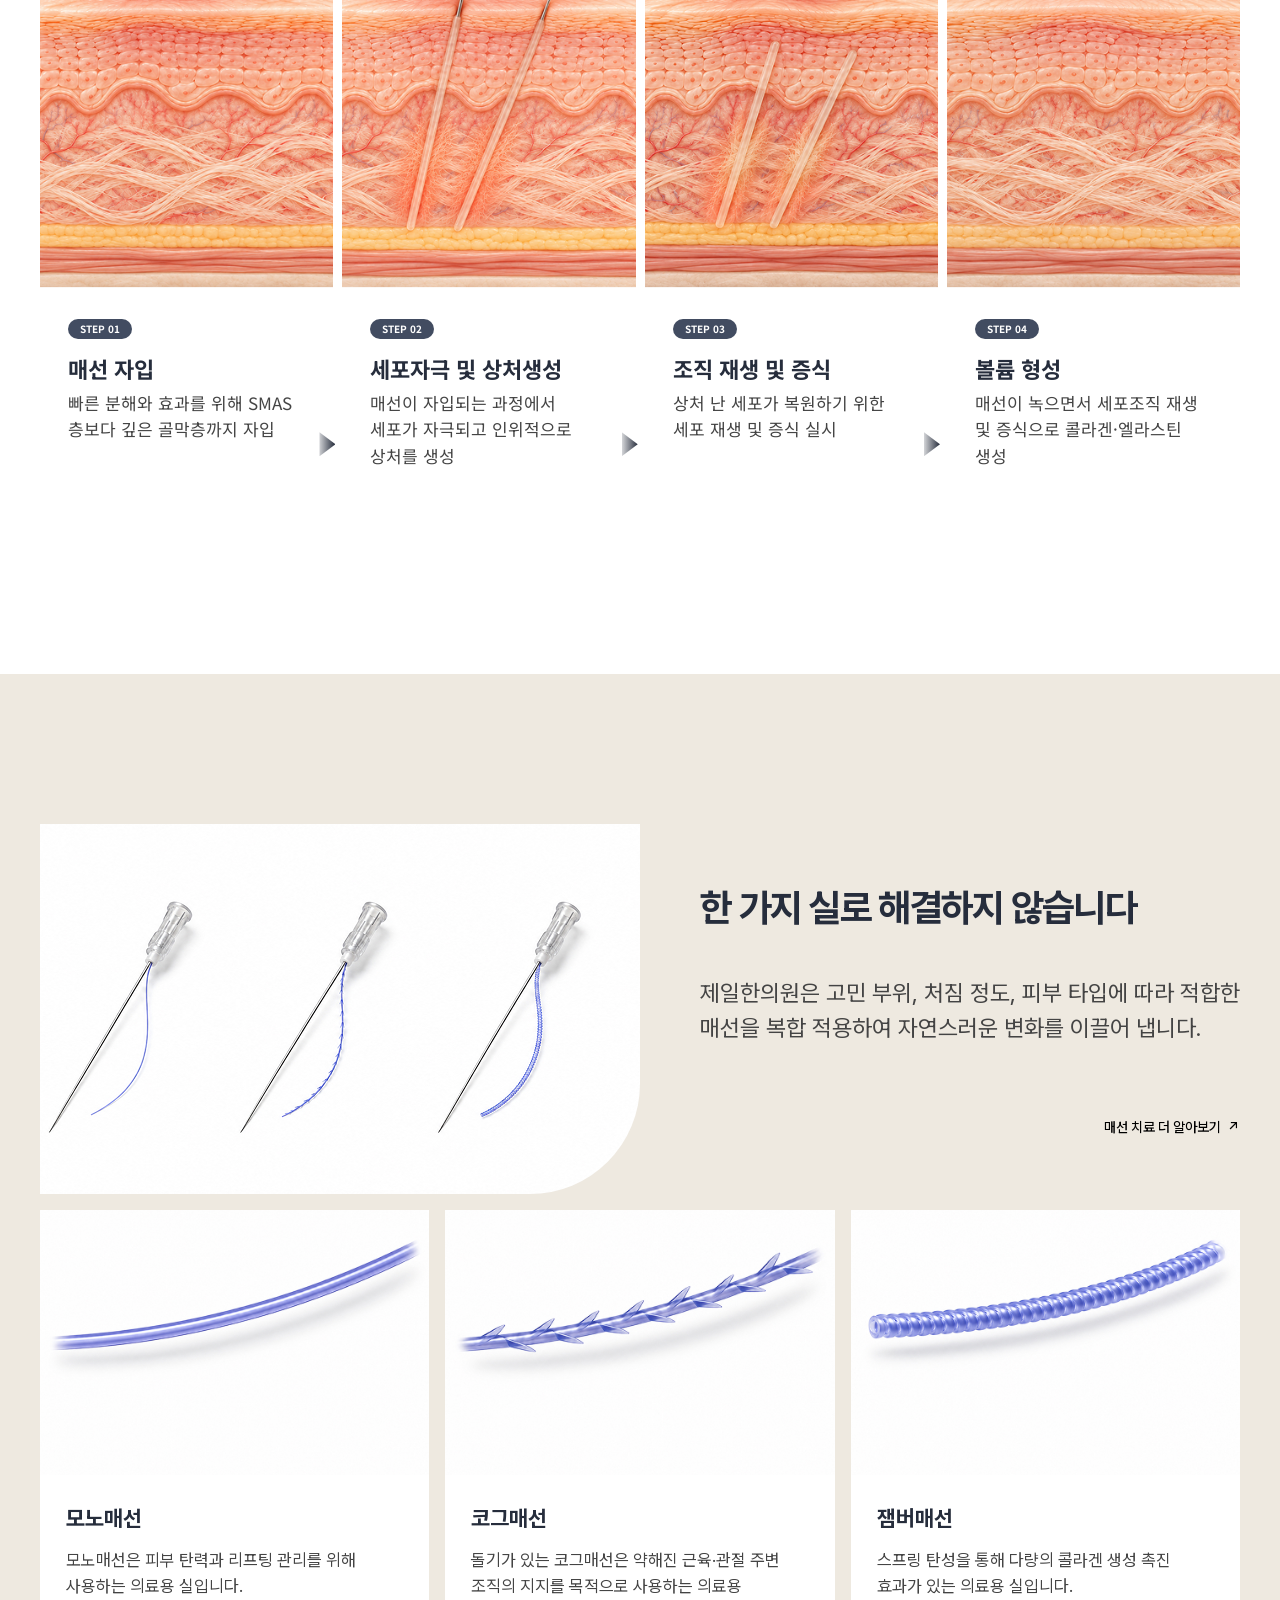
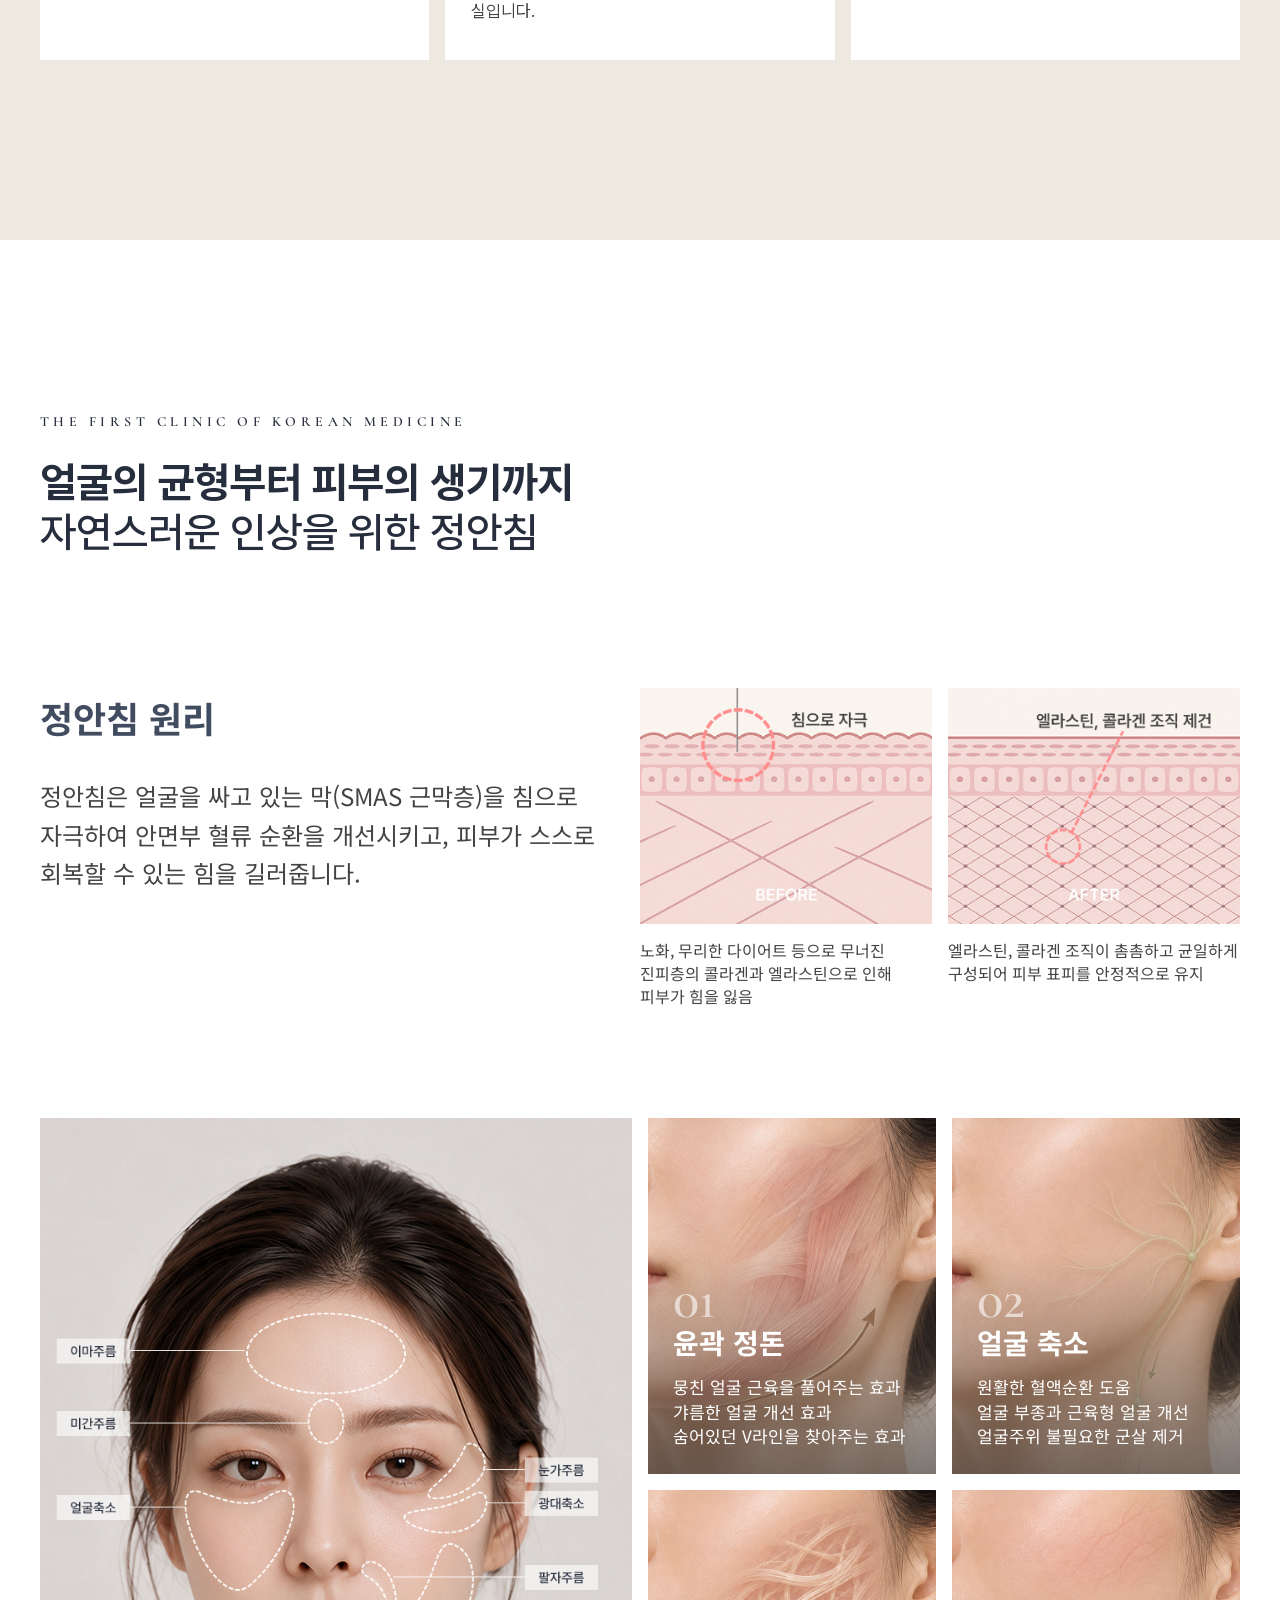
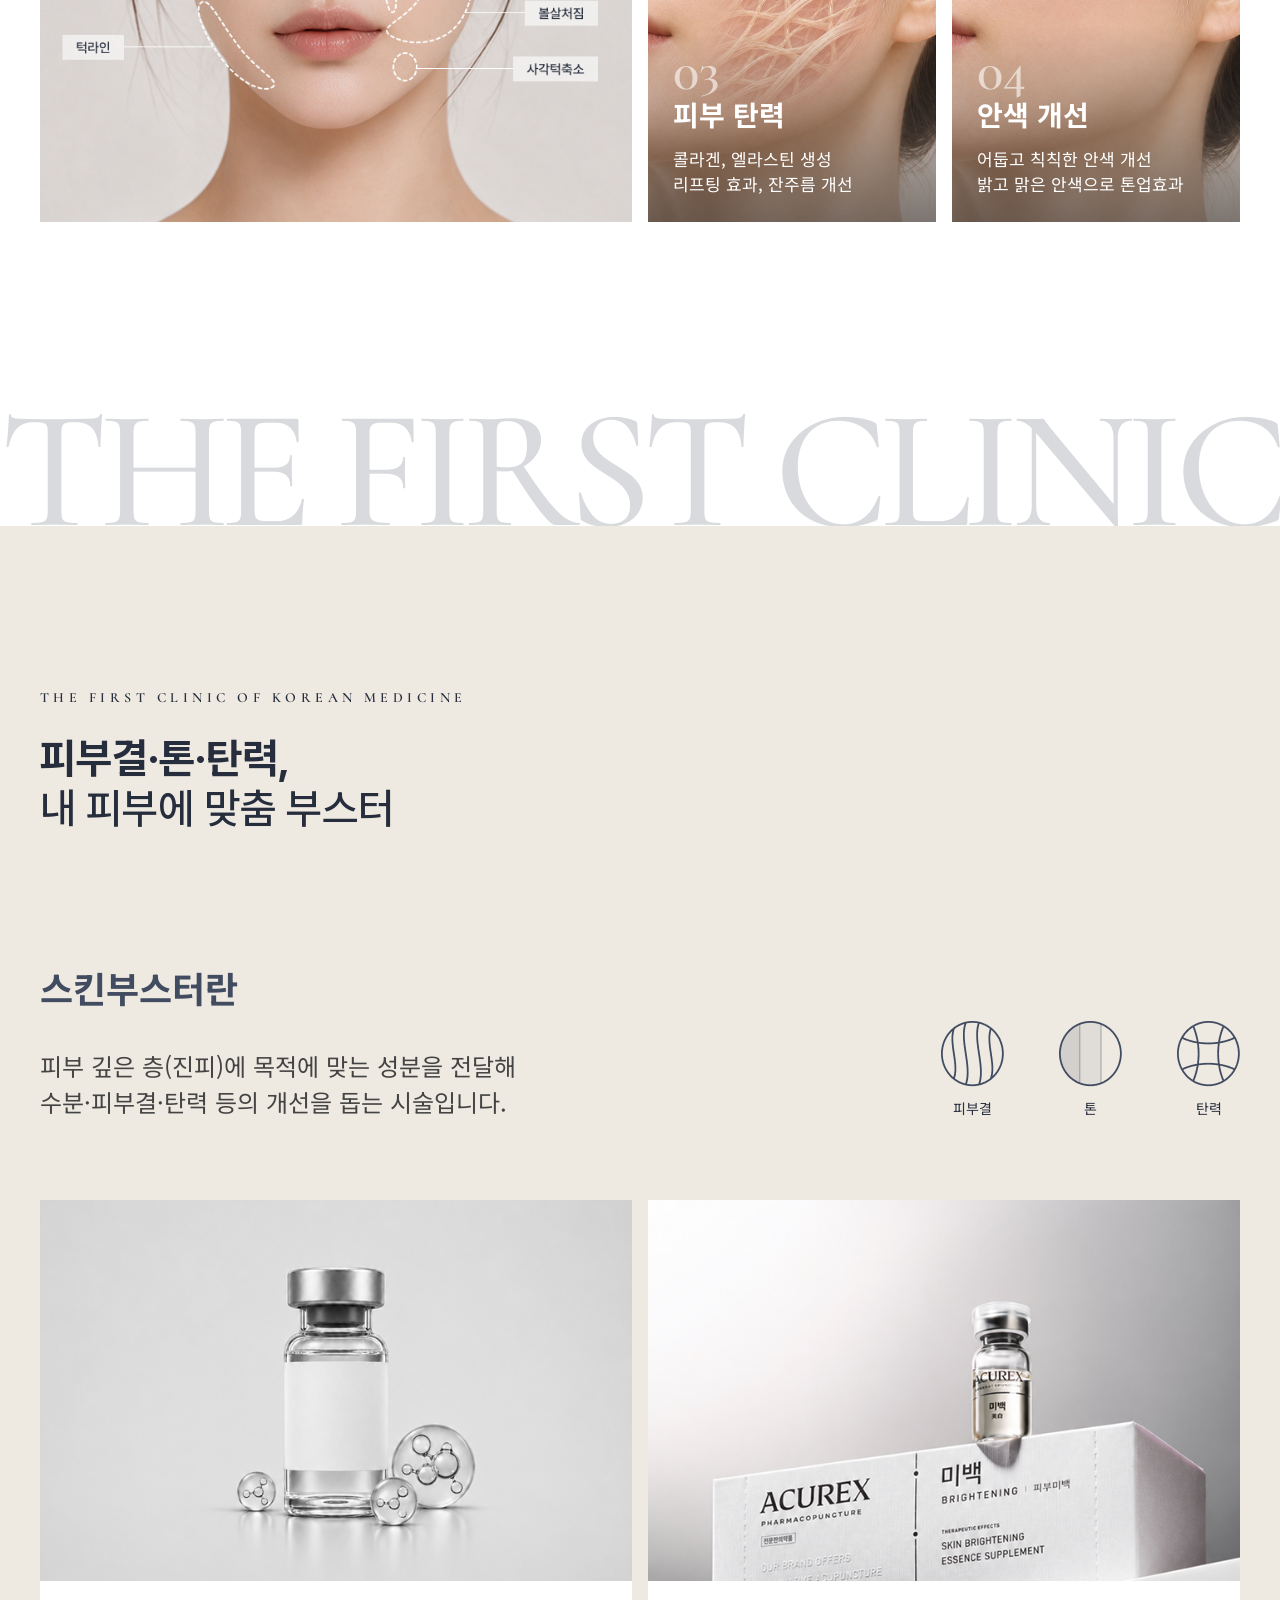
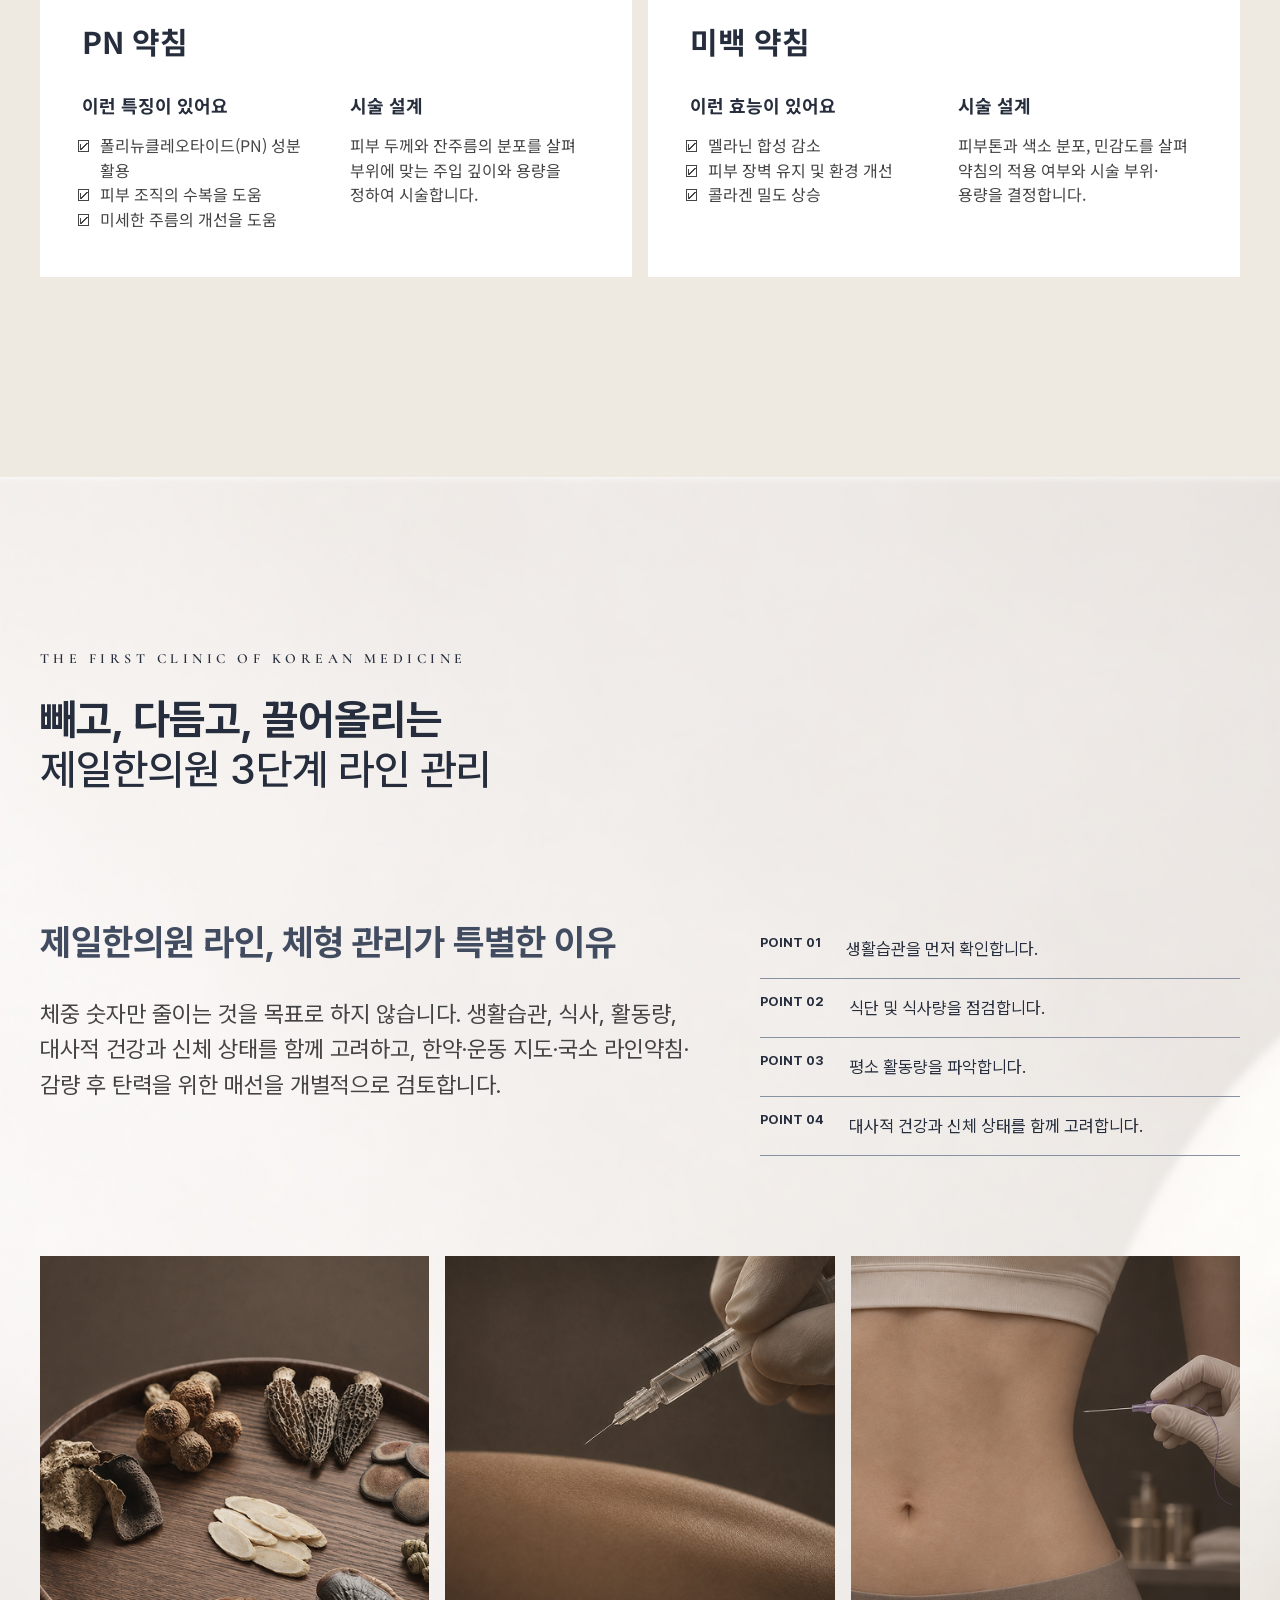
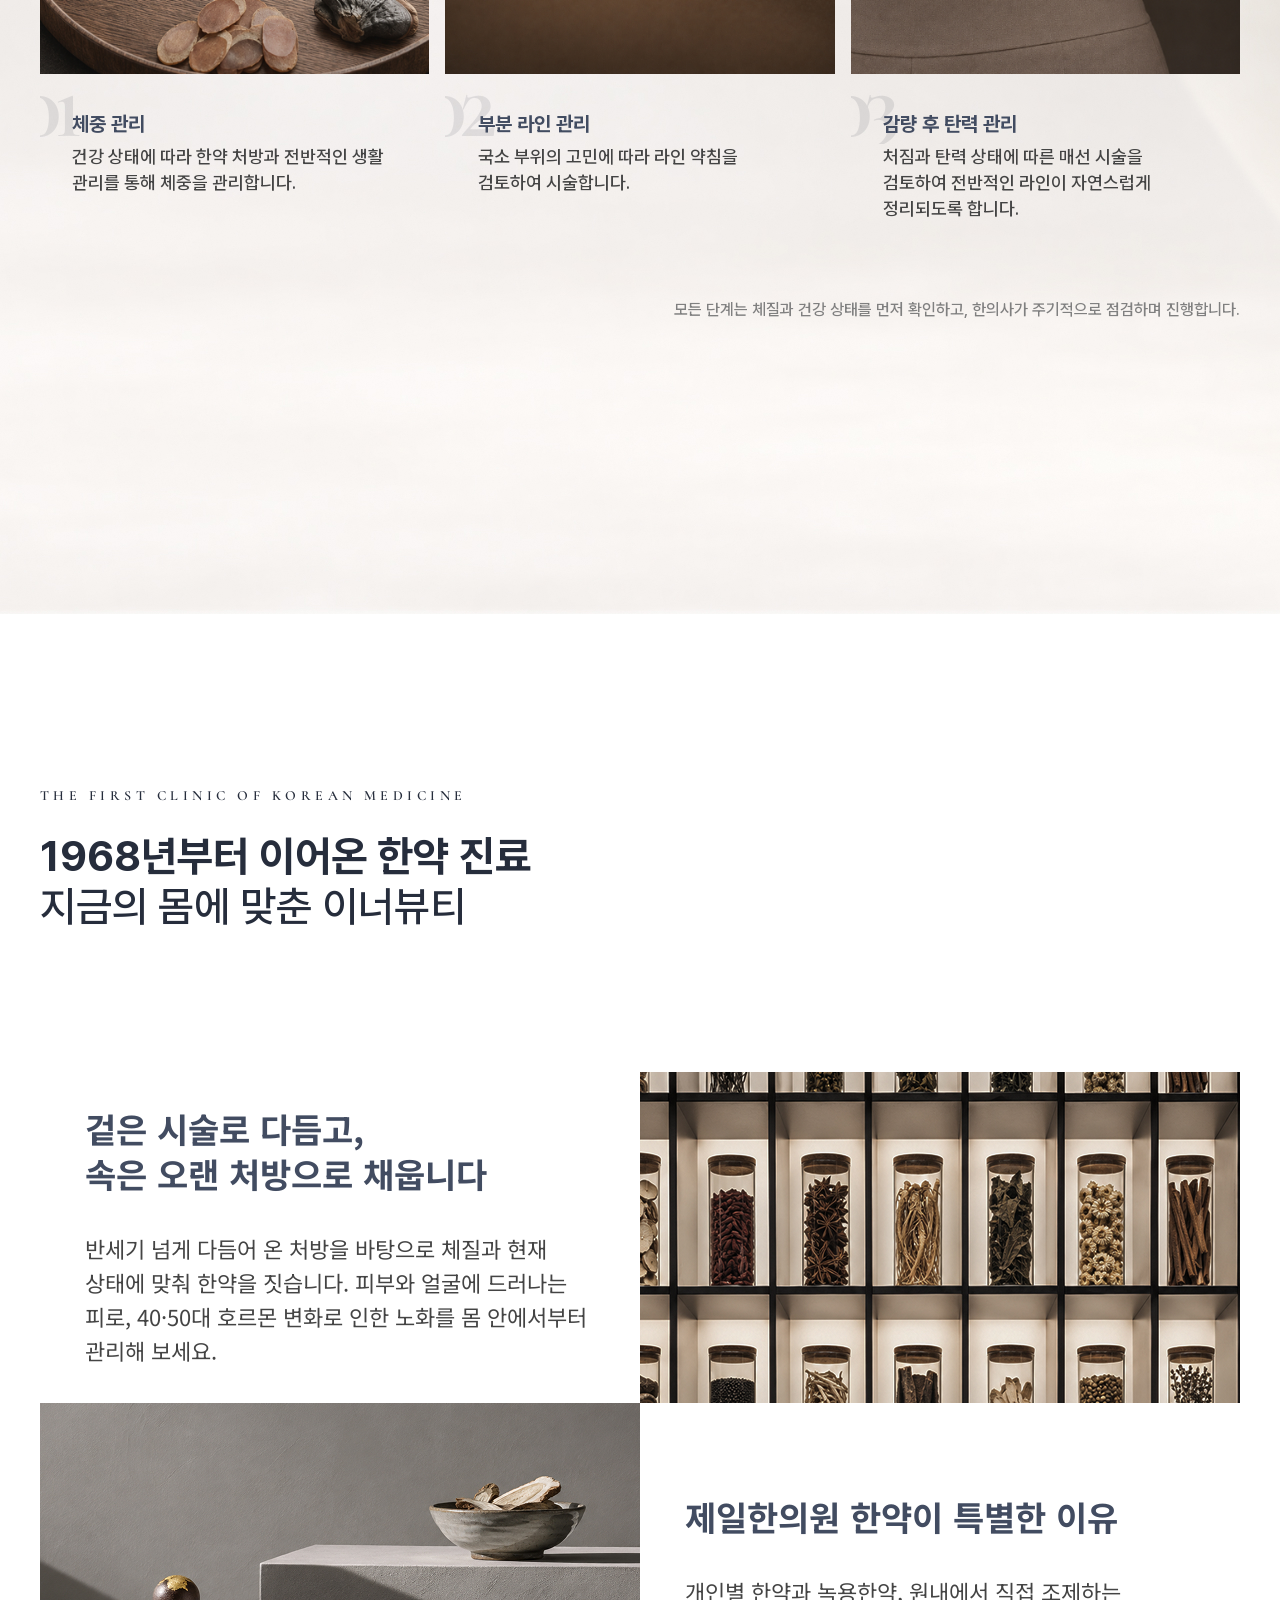
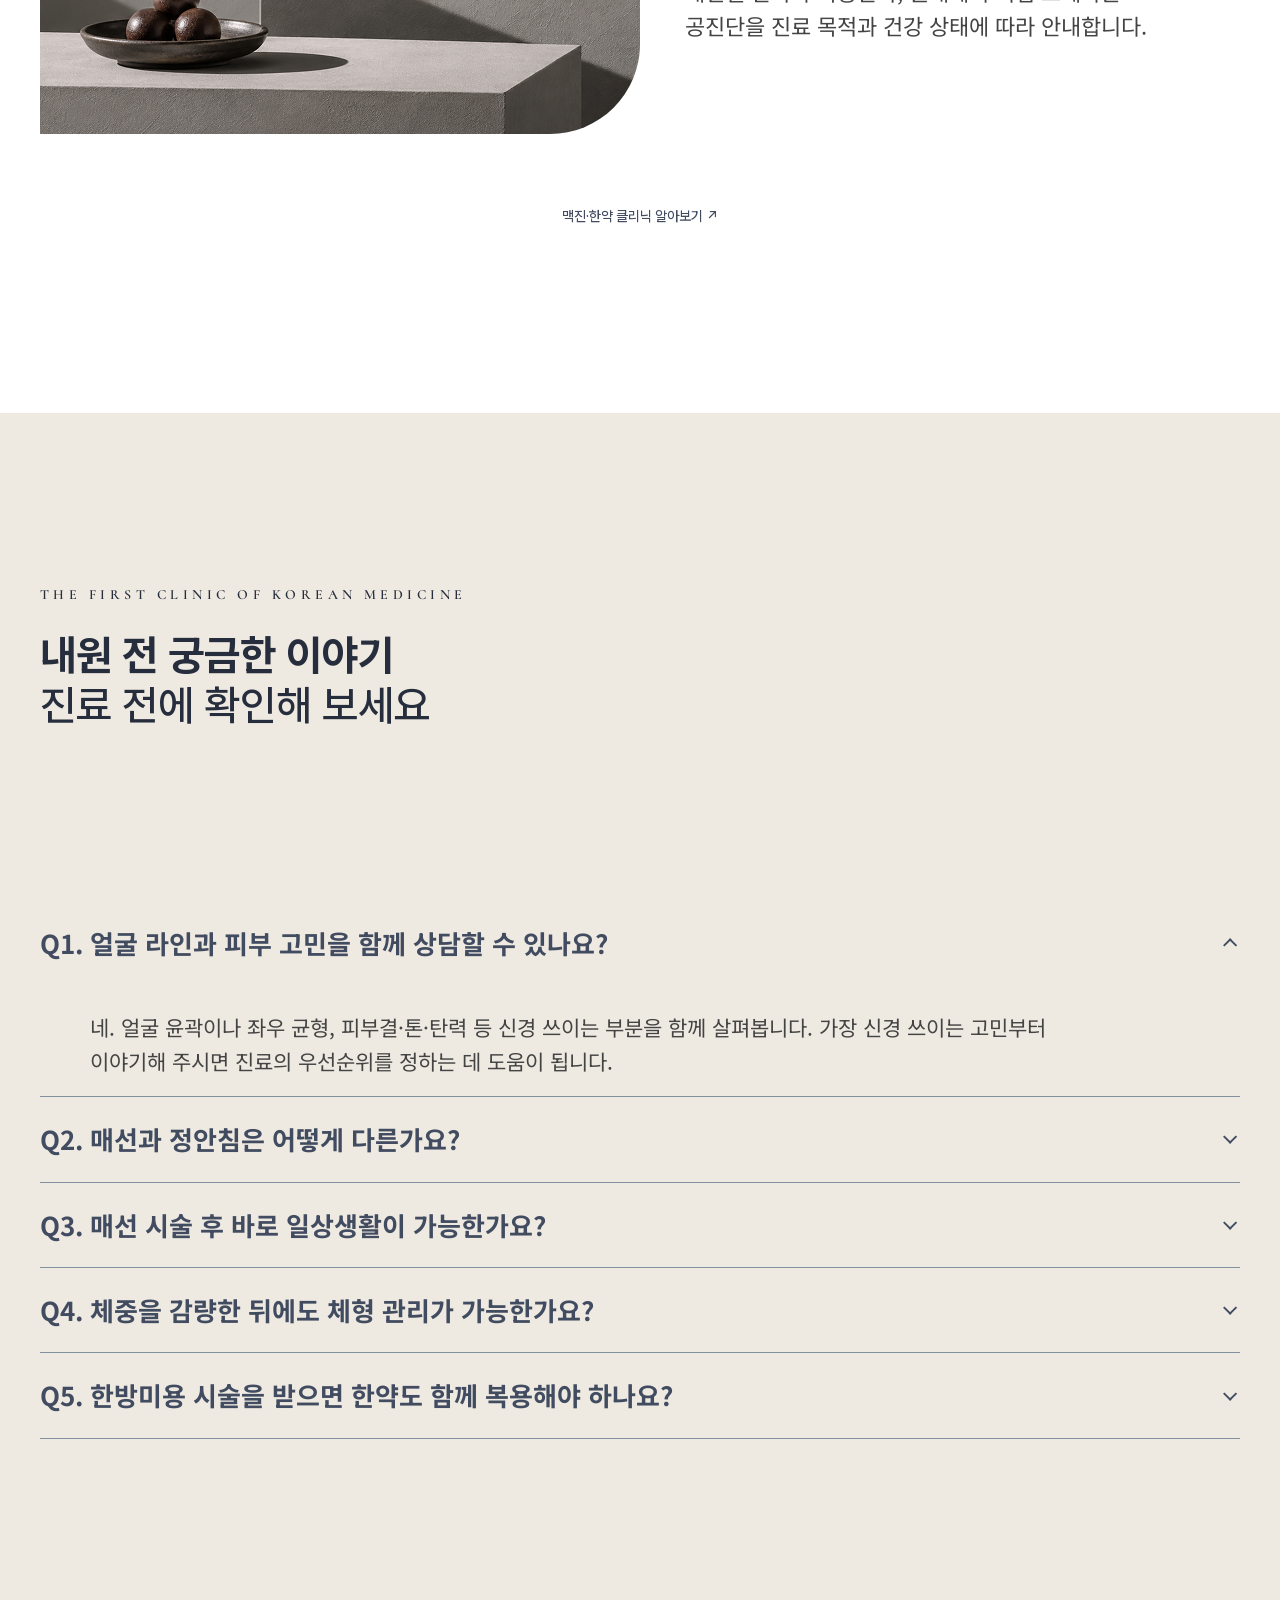
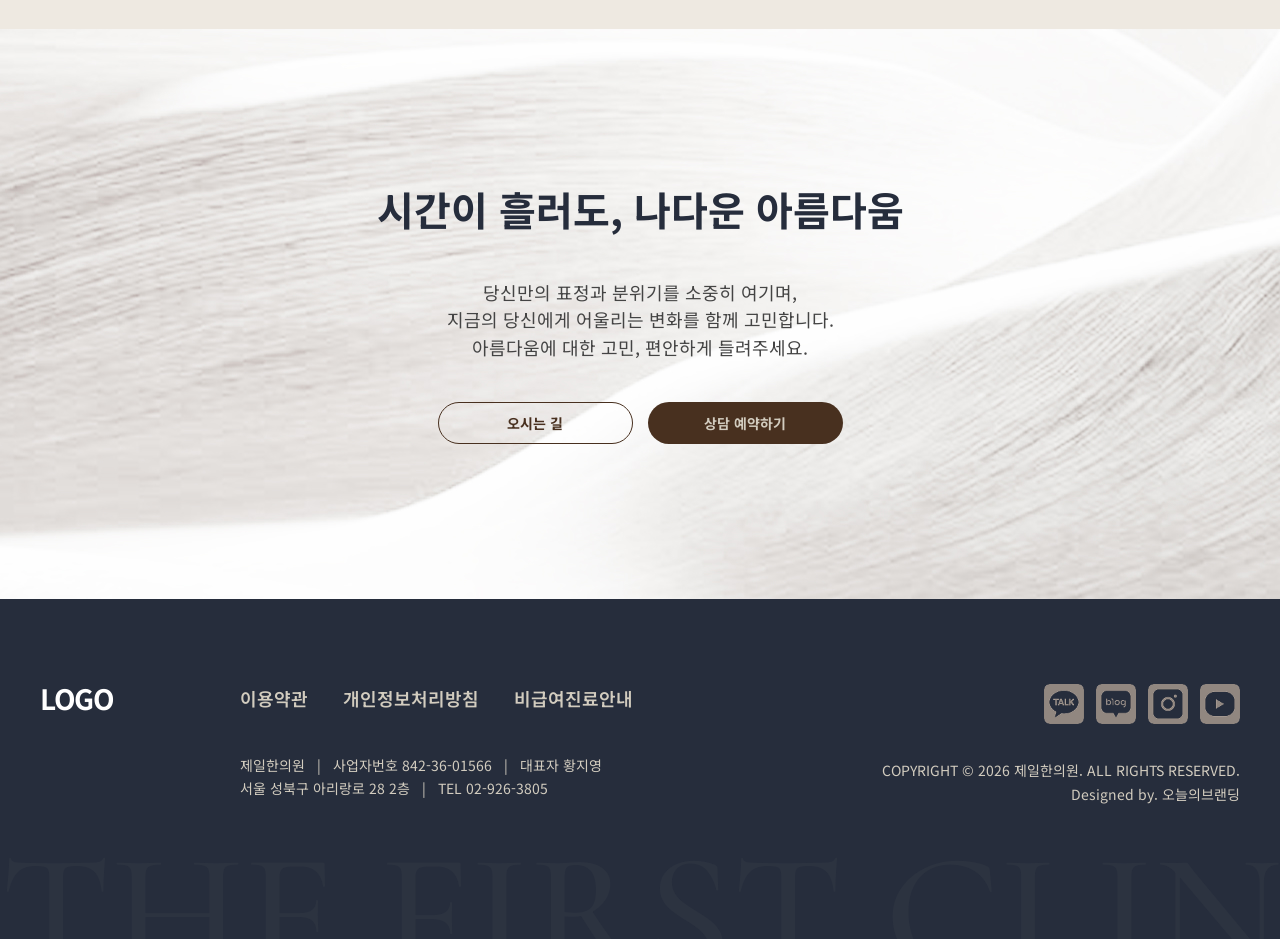
<file: beauty.html>
<!doctype html>
<html lang="ko">
<head>
  <meta charset="utf-8">
  <meta name="viewport" content="width=device-width, initial-scale=1">
  <meta name="theme-color" content="#262d3c">
  <meta name="description" content="제일한의원 한방미용클리닉. 매선, 정안침, 스킨부스터 약침, 라인 관리와 이너뷰티를 소개합니다.">
  <title>한방 미용 클리닉 | 제일한의원</title>
  <link rel="preconnect" href="https://fonts.googleapis.com">
  <link rel="preconnect" href="https://fonts.gstatic.com" crossorigin>
  <link href="https://fonts.googleapis.com/css2?family=Cormorant+Garamond:wght@400;500;600&family=Cormorant+SC:wght@500;600&family=Noto+Sans+KR:wght@400;500;600;700&display=swap" rel="stylesheet">
  <link rel="stylesheet" href="styles.css">
  <link rel="stylesheet" href="beauty.css">
  <link rel="stylesheet" href="beauty-font.css">
  <link rel="stylesheet" href="mega-menu.css">
  <script defer src="main.js"></script>
  <link rel="stylesheet" href="aos.css">
  <link rel="stylesheet" href="hero-scroll-shared.css">
  <link rel="stylesheet" href="header-unified.css">
  <link rel="stylesheet" href="language.css">
  <link rel="stylesheet" href="beauty-thread-types.css">
  <link rel="stylesheet" href="large-typography-shared.css">
  <link rel="stylesheet" href="section-heading-shared.css">
</head>
<body id="top">
  <a class="skip-link" href="#main">본문으로 바로가기</a>
  <header class="site-header beauty-header" id="site-header">
    <a class="brand" href="index.html" aria-label="제일한의원 메인으로">LOGO</a>
    <nav class="primary-nav" id="primary-nav" aria-label="주 메뉴">
      <a href="index.html">제일한의원</a>
      <a href="beauty.html" aria-current="page">한방 미용 클리닉</a>
      <a href="pain.html">통증·움직임 클리닉</a>
      <a href="herbal.html">맥진·한약 클리닉</a>
    </nav>
    <div class="header-tools"><details class="language"><summary>Language</summary><div class="language-options"><a href="beauty.html" lang="ko">한국어</a><a href="en/beauty.html" lang="en">English</a></div></details><button class="menu-button" type="button" aria-label="메뉴 열기" aria-controls="primary-nav" aria-expanded="false"><span></span><span></span><span></span></button></div>
  </header>

  <aside class="quick-links" aria-label="빠른 메뉴">
    <a href="tel:029263805" aria-label="전화 문의"><img src="assets/main/icon_1.png" alt=""><span>문의하기</span></a>
    <a href="https://naver.me/GgWrJkTM" target="_blank" rel="noopener noreferrer" aria-label="네이버 플레이스에서 예약하기"><img src="assets/main/icon_2.png" alt=""><span>예약하기</span></a>
    <a href="tel:029263805" aria-label="전화 상담"><img src="assets/main/icon_3.png" alt=""><span>상담하기</span></a>
    <a href="brand.html#brand-visit" aria-label="오시는 길"><img src="assets/main/icon_4.png" alt=""><span>오시는길</span></a>
    <a class="quick-top" href="#top" aria-label="위로 가기"><img src="assets/main/icon_5.png" alt=""><span>위로가기</span></a>
  </aside>

  <main id="main">
    <section class="beauty-hero" aria-labelledby="beauty-hero-title">
      <div class="beauty-hero-photo" role="img" aria-label="자연스러운 아름다움을 표현한 인물 사진"></div>
      <div class="container beauty-hero-copy"><h1 id="beauty-hero-title">1968 년부터 이어 온 임상 전통 위에,<br> 근육과 움직임을 정밀하게 관찰하는<br> 해부학적 시선을 더하다</h1><p>한방 미용의 시작, 제일한의원입니다.</p></div>
      <a class="beauty-scroll hero-scroll-unified" href="#thread" aria-label="아래로 이동"><img class="hero-scroll-text" src="assets/main/hero-scroll-original.png" alt="" aria-hidden="true"><img class="hero-scroll-arrow" src="assets/main/hero-scroll-original.png" alt="" aria-hidden="true"></a>
    </section>

    <section class="thread" id="thread" aria-labelledby="thread-title"><div class="container">
      <p class="eyebrow">The First Clinic of Korean Medicine</p><h2 class="beauty-split-heading shared-split-heading" id="thread-title"><span>얼굴 윤곽부터 바디라인까지</span><span>처진 곳은 올리고, 약한 곳은 받쳐 줍니다</span></h2>
      <div class="thread-intro"><h3>매선 시술이 무엇인가요?</h3><p>매선 시술은 몸속에서 서서히 흡수되는 의료용 실을 이용하여<br>탄력과 리프팅, 약해진 근육·관절 주변에 지지력을 더하는 시술입니다.</p></div>
      <div class="thread-steps">
        <article><img src="assets/beauty/section1_1.jpg" alt="시술 전 피부 조직" loading="lazy"><div><span>STEP 01</span><h4>매선 자입</h4><p>빠른 분해와 효과를 위해 SMAS 층보다 깊은 골막층까지 자입</p></div></article>
        <article><img src="assets/beauty/section1_2.jpg" alt="매선 자입 과정" loading="lazy"><div><span>STEP 02</span><h4>세포자극 및 상처생성</h4><p>매선이 자입되는 과정에서 세포가 자극되고 인위적으로 상처를 생성</p></div></article>
        <article><img src="assets/beauty/section1_3.jpg" alt="조직 재생 과정" loading="lazy"><div><span>STEP 03</span><h4>조직 재생 및 증식</h4><p>상처 난 세포가 복원하기 위한 세포 재생 및 증식 실시</p></div></article>
        <article><img src="assets/beauty/section1_4.jpg" alt="볼륨 형성 과정" loading="lazy"><div><span>STEP 04</span><h4>볼륨 형성</h4><p>매선이 녹으면서 세포조직 재생 및 증식으로 콜라겐·엘라스틴 생성</p></div></article>
      </div>
    </div></section>

    <section class="thread-types" aria-labelledby="thread-types-title"><div class="container">
      <div class="thread-types-top"><img src="assets/beauty/section2_1.jpg" alt="세 종류의 매선 실" loading="lazy"><div><h2 id="thread-types-title">한 가지 실로 해결하지 않습니다</h2><p>제일한의원은 고민 부위, 처짐 정도, 피부 타입에 따라 적합한 매선을 복합 적용하여 자연스러운 변화를 이끌어 냅니다.</p><a href="#thread">매선 치료 더 알아보기 <span aria-hidden="true">↗</span></a></div></div>
      <div class="thread-type-grid">
        <article><img src="assets/beauty/section2_2.jpg" alt="모노매선" loading="lazy"><div><h3>모노매선</h3><p>모노매선은 피부 탄력과 리프팅 관리를 위해 사용하는 의료용 실입니다.</p></div></article>
        <article><img src="assets/beauty/section2_3.jpg" alt="코그매선" loading="lazy"><div><h3>코그매선</h3><p>돌기가 있는 코그매선은 약해진 근육·관절 주변 조직의 지지를 목적으로 사용하는 의료용 실입니다.</p></div></article>
        <article><img src="assets/beauty/section2_4.jpg" alt="잼버매선" loading="lazy"><div><h3>잼버매선</h3><p>스프링 탄성을 통해 다량의 콜라겐 생성 촉진 효과가 있는 의료용 실입니다.</p></div></article>
      </div>
    </div></section>

    <section class="facial-acupuncture" aria-labelledby="acupuncture-title"><div class="container">
      <p class="eyebrow">The First Clinic of Korean Medicine</p><h2 class="beauty-split-heading shared-split-heading" id="acupuncture-title"><span>얼굴의 균형부터 피부의 생기까지</span><span>자연스러운 인상을 위한 정안침</span></h2>
      <div class="acupuncture-principle"><div><h3>정안침 원리</h3><p>정안침은 얼굴을 싸고 있는 막(SMAS 근막층)을 침으로 자극하여 안면부 혈류 순환을 개선시키고, 피부가 스스로 회복할 수 있는 힘을 길러줍니다.</p></div><div class="before-after"><figure><img src="assets/beauty/section3_1.jpg" alt="침으로 자극하기 전 피부 조직 도식" loading="lazy"><figcaption>노화, 무리한 다이어트 등으로 무너진 진피층의 콜라겐과 엘라스틴으로 인해 피부가 힘을 잃음</figcaption></figure><figure><img src="assets/beauty/section3_2.jpg" alt="콜라겐과 엘라스틴 조직이 균일하게 구성된 도식" loading="lazy"><figcaption>엘라스틴, 콜라겐 조직이 촘촘하고 균일하게 구성되어 피부 표피를 안정적으로 유지</figcaption></figure></div></div>
      <div class="acupuncture-effects"><img class="face-map" src="assets/beauty/section4_1.jpg" alt="정안침을 고려하는 얼굴 부위를 표시한 안내 이미지" loading="lazy"><div class="effect-grid">
        <article style="--effect-image:url('assets/beauty/section4_2.jpg')"><div><span>01</span><h3>윤곽 정돈</h3><p>뭉친 얼굴 근육을 풀어주는 효과<br>갸름한 얼굴 개선 효과<br>숨어있던 V라인을 찾아주는 효과</p></div></article>
        <article style="--effect-image:url('assets/beauty/section4_3.jpg')"><div><span>02</span><h3>얼굴 축소</h3><p>원활한 혈액순환 도움<br>얼굴 부종과 근육형 얼굴 개선<br>얼굴주위 불필요한 군살 제거</p></div></article>
        <article style="--effect-image:url('assets/beauty/section4_4.jpg')"><div><span>03</span><h3>피부 탄력</h3><p>콜라겐, 엘라스틴 생성<br>리프팅 효과, 잔주름 개선</p></div></article>
        <article style="--effect-image:url('assets/beauty/section4_5.jpg')"><div><span>04</span><h3>안색 개선</h3><p>어둡고 칙칙한 안색 개선<br>밝고 맑은 안색으로 톤업효과</p></div></article>
      </div></div>
    </div></section>

    <div class="large-typography" aria-hidden="true"><div class="large-typography-track"><span>THE FIRST CLINIC OF KOREAN MEDICINE CLINIC</span><span>THE FIRST CLINIC OF KOREAN MEDICINE CLINIC</span></div></div>

    <section class="boosters" aria-labelledby="boosters-title"><div class="container">
      <p class="eyebrow">The First Clinic of Korean Medicine</p><h2 class="beauty-split-heading shared-split-heading" id="boosters-title"><span>피부결·톤·탄력,</span><span>내 피부에 맞춤 부스터</span></h2>
      <div class="booster-intro"><div><h3>스킨부스터란</h3><p>피부 깊은 층(진피)에 목적에 맞는 성분을 전달해<br>수분·피부결·탄력 등의 개선을 돕는 시술입니다.</p></div><div class="skin-points"><div><img src="assets/beauty/icon_6.png" alt=""><span>피부결</span></div><div><img src="assets/beauty/icon_7.png" alt=""><span>톤</span></div><div><img src="assets/beauty/icon_8.png" alt=""><span>탄력</span></div></div></div>
      <div class="booster-grid">
        <article><img src="assets/beauty/section5_1.jpg" alt="PN 약침 제품 이미지" loading="lazy"><div><h3>PN 약침</h3><div class="booster-facts"><div><h4>이런 특징이 있어요</h4><ul><li>폴리뉴클레오타이드(PN) 성분 활용</li><li>피부 조직의 수복을 도움</li><li>미세한 주름의 개선을 도움</li></ul></div><div><h4>시술 설계</h4><p>피부 두께와 잔주름의 분포를 살펴 부위에 맞는 주입 깊이와 용량을 정하여 시술합니다.</p></div></div></div></article>
        <article><img src="assets/beauty/section5_2.jpg" alt="미백 약침 제품 이미지" loading="lazy"><div><h3>미백 약침</h3><div class="booster-facts"><div><h4>이런 효능이 있어요</h4><ul><li>멜라닌 합성 감소</li><li>피부 장벽 유지 및 환경 개선</li><li>콜라겐 밀도 상승</li></ul></div><div><h4>시술 설계</h4><p>피부톤과 색소 분포, 민감도를 살펴 약침의 적용 여부와 시술 부위·용량을 결정합니다.</p></div></div></div></article>
      </div>
    </div></section>

    <section class="line-care" aria-labelledby="line-care-title"><div class="container">
      <p class="eyebrow">The First Clinic of Korean Medicine</p><h2 class="beauty-split-heading shared-split-heading" id="line-care-title"><span>빼고, 다듬고, 끌어올리는</span><span>제일한의원 3단계 라인 관리</span></h2>
      <div class="line-care-intro"><div><h3>제일한의원 라인, 체형 관리가 특별한 이유</h3><p>체중 숫자만 줄이는 것을 목표로 하지 않습니다. 생활습관, 식사, 활동량, 대사적 건강과 신체 상태를 함께 고려하고, 한약·운동 지도·국소 라인약침·감량 후 탄력을 위한 매선을 개별적으로 검토합니다.</p></div><ol><li><span>POINT 01</span>생활습관을 먼저 확인합니다.</li><li><span>POINT 02</span>식단 및 식사량을 점검합니다.</li><li><span>POINT 03</span>평소 활동량을 파악합니다.</li><li><span>POINT 04</span>대사적 건강과 신체 상태를 함께 고려합니다.</li></ol></div>
      <div class="line-care-grid"><article><img src="assets/beauty/section6_1.jpg" alt="한약재" loading="lazy"><div><span class="line-care-number" aria-hidden="true"><span>01</span></span><h3>체중 관리</h3><p>건강 상태에 따라 한약 처방과 전반적인 생활 관리를 통해 체중을 관리합니다.</p></div></article><article><img src="assets/beauty/section6_2.jpg" alt="부분 라인 관리 시술 이미지" loading="lazy"><div><span class="line-care-number" aria-hidden="true"><span>02</span></span><h3>부분 라인 관리</h3><p>국소 부위의 고민에 따라 라인 약침을 검토하여 시술합니다.</p></div></article><article><img src="assets/beauty/section6_3.jpg" alt="감량 후 탄력 관리 이미지" loading="lazy"><div><span class="line-care-number" aria-hidden="true"><span>03</span></span><h3>감량 후 탄력 관리</h3><p>처짐과 탄력 상태에 따른 매선 시술을 검토하여 전반적인 라인이 자연스럽게 정리되도록 합니다.</p></div></article></div>
      <p class="line-care-note">모든 단계는 체질과 건강 상태를 먼저 확인하고, 한의사가 주기적으로 점검하며 진행합니다.</p>
    </div></section>

    <section class="inner-beauty" aria-labelledby="inner-beauty-title"><div class="container">
      <p class="eyebrow">The First Clinic of Korean Medicine</p><h2 class="beauty-split-heading shared-split-heading" id="inner-beauty-title"><span>1968년부터 이어온 한약 진료</span><span>지금의 몸에 맞춘 이너뷰티</span></h2>
      <div class="herbal-grid"><div class="herbal-copy"><h3>겉은 시술로 다듬고,<br>속은 오랜 처방으로 채웁니다</h3><p>반세기 넘게 다듬어 온 처방을 바탕으로 체질과 현재 상태에 맞춰 한약을 짓습니다. 피부와 얼굴에 드러나는 피로, 40·50대 호르몬 변화로 인한 노화를 몸 안에서부터 관리해 보세요.</p></div><img src="assets/beauty/section7_1.jpg" alt="한약재가 정리된 제일한의원 공간" loading="lazy"><img src="assets/beauty/section7_2.jpg" alt="공진단과 한약재" loading="lazy"><div class="herbal-copy"><h3>제일한의원 한약이 특별한 이유</h3><p>개인별 한약과 녹용한약, 원내에서 직접 조제하는 공진단을 진료 목적과 건강 상태에 따라 안내합니다.</p></div></div>
      <a class="herbal-more" href="herbal.html">맥진·한약 클리닉 알아보기 <span aria-hidden="true">↗</span></a>
    </div></section>

    <section class="beauty-faq" id="beauty-faq" aria-labelledby="faq-title"><div class="container"><p class="eyebrow">The First Clinic of Korean Medicine</p><h2 class="beauty-split-heading shared-split-heading" id="faq-title"><span>내원 전 궁금한 이야기</span><span>진료 전에 확인해 보세요</span></h2><div class="faq-list">
      <details open><summary>Q1. 얼굴 라인과 피부 고민을 함께 상담할 수 있나요?</summary><p>네. 얼굴 윤곽이나 좌우 균형, 피부결·톤·탄력 등 신경 쓰이는 부분을 함께 살펴봅니다. 가장 신경 쓰이는 고민부터 이야기해 주시면 진료의 우선순위를 정하는 데 도움이 됩니다.</p></details>
      <details><summary>Q2. 매선과 정안침은 어떻게 다른가요?</summary><p>매선은 조직에 실을 넣는 시술이고, 정안침은 얼굴 부위에 침을 놓는 방식입니다. 고민 부위와 피부 상태를 살핀 뒤 어떤 방법을 적용할 수 있는지 설명드립니다.</p></details>
      <details><summary>Q3. 매선 시술 후 바로 일상생활이 가능한가요?</summary><p>시술 부위와 범위에 따라 다릅니다. 매선 후 멍이나 붓기, 통증이 생길 수 있으니 중요한 일정이 있다면 상담 때 알려주세요. 세안·화장·운동을 언제부터 할 수 있는지도 함께 안내드립니다.</p></details>
      <details><summary>Q4. 체중을 감량한 뒤에도 체형 관리가 가능한가요?</summary><p>네. 감량 이후에도 신경 쓰이는 부위나 피부 탄력 저하가 있다면 상담할 수 있습니다. 최근 체중 변화와 고민 부위를 살펴 필요한 관리부터 계획합니다.</p></details>
      <details><summary>Q5. 한방미용 시술을 받으면 한약도 함께 복용해야 하나요?</summary><p>한약은 현재 몸 상태와 진료 목적에 따라 필요할 때 고려합니다. 평소 식사·소화·수면 상태와 복용 중인 약을 확인한 뒤, 한약 복용 여부를 상담합니다.</p></details>
    </div></div></section>

    <section class="closing" aria-labelledby="closing-title"><div class="closing-content"><h2 id="closing-title">시간이 흘러도, 나다운 아름다움</h2><p>당신만의 표정과 분위기를 소중히 여기며,<br>지금의 당신에게 어울리는 변화를 함께 고민합니다.<br>아름다움에 대한 고민, 편안하게 들려주세요.</p><div><a class="pill outline-dark" href="brand.html#brand-visit">오시는 길</a><a class="pill brown" href="tel:029263805">상담 예약하기</a></div></div></section>
  </main>

  <footer class="site-footer"><div class="container footer-inner"><a class="brand" href="index.html">LOGO</a><div class="footer-details"><div class="footer-links"><a href="terms.html">이용약관</a><a href="privacy.html">개인정보처리방침</a><span>비급여진료안내</span></div><p>제일한의원 &nbsp; | &nbsp; 사업자번호 842-36-01566 &nbsp; | &nbsp; 대표자 황지영<br>서울 성북구 아리랑로 28 2층 &nbsp; | &nbsp; TEL 02-926-3805</p></div><div class="footer-right"><div class="social-icons" aria-hidden="true"><img src="assets/main/f_icon_1.png" alt=""><img src="assets/main/f_icon_2.png" alt=""><img src="assets/main/f_icon_3.png" alt=""><img src="assets/main/f_icon_4.png" alt=""></div><p>COPYRIGHT © 2026 제일한의원. ALL RIGHTS RESERVED.<br>Designed by. 오늘의브랜딩</p></div></div><div class="footer-watermark" aria-hidden="true">THE FIRST CLINIC OF KOREAN MEDICINE</div></footer>
</body>
</html>
</file>
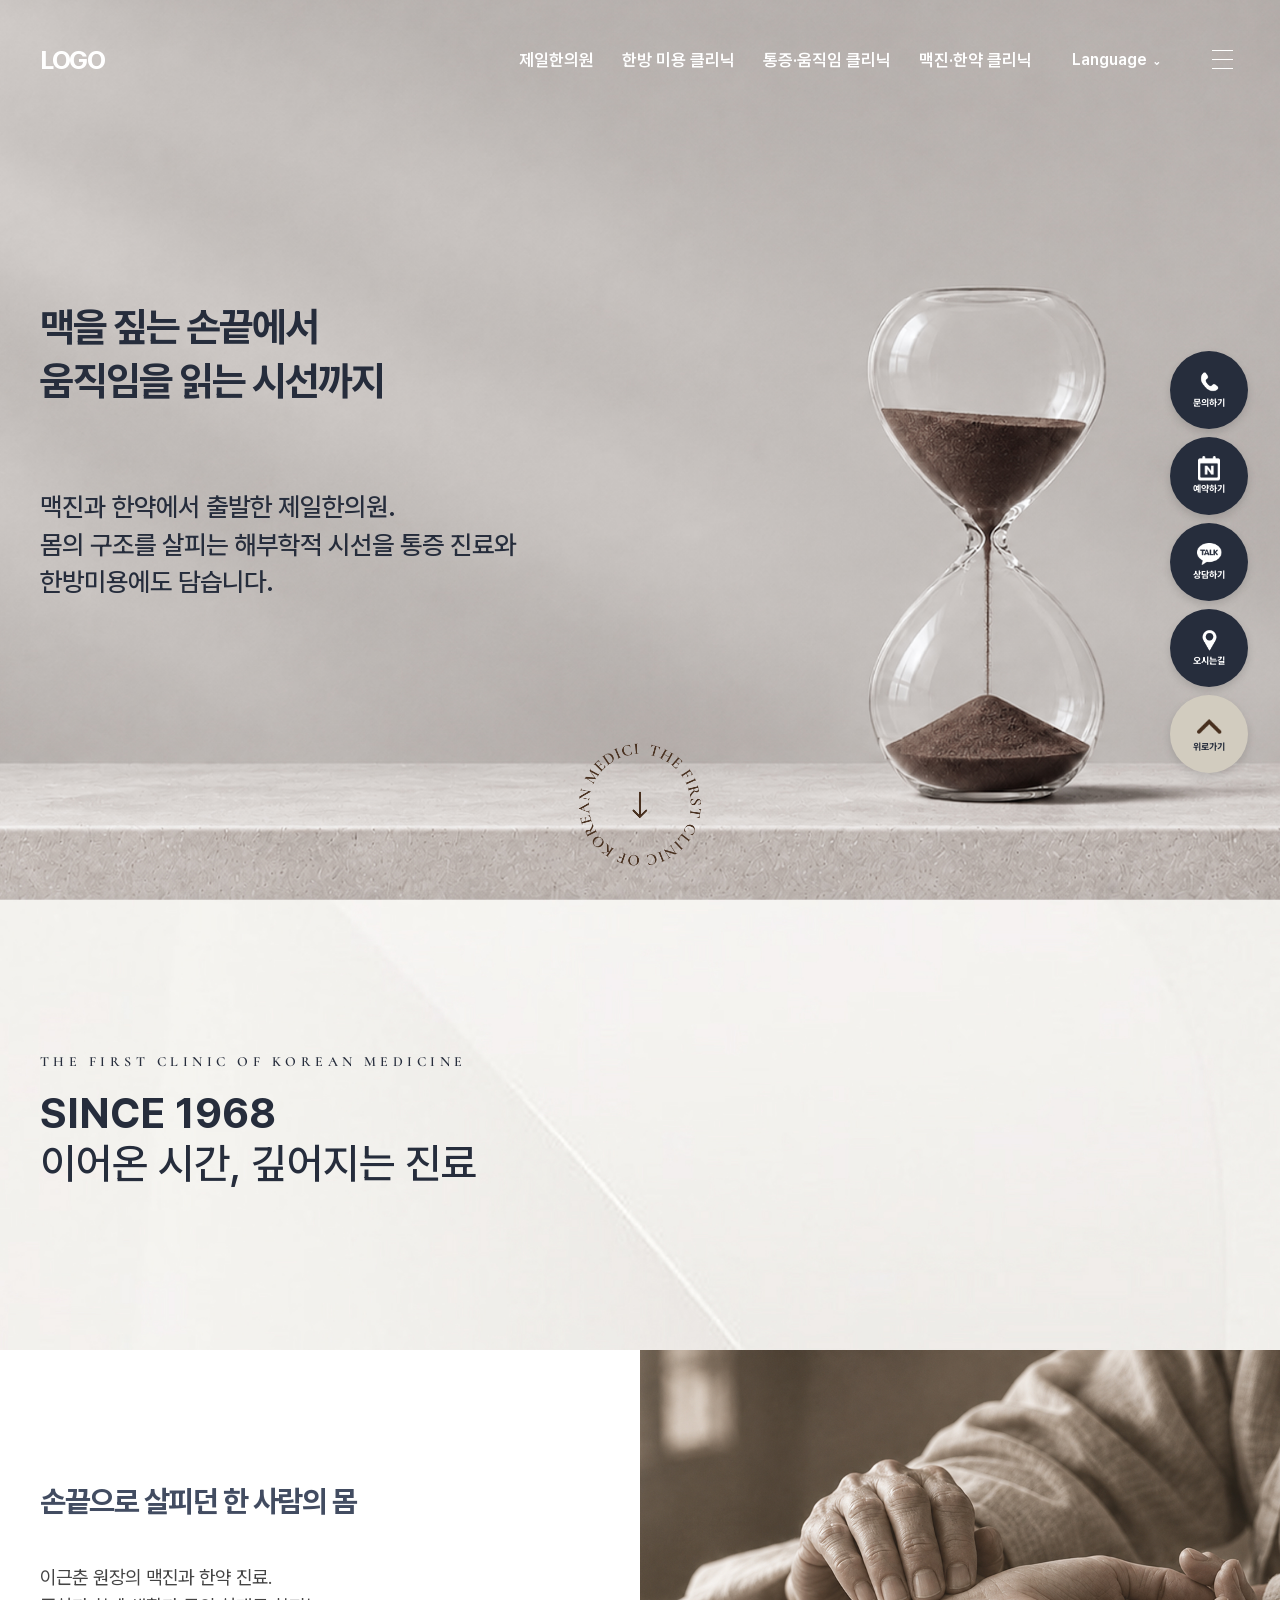
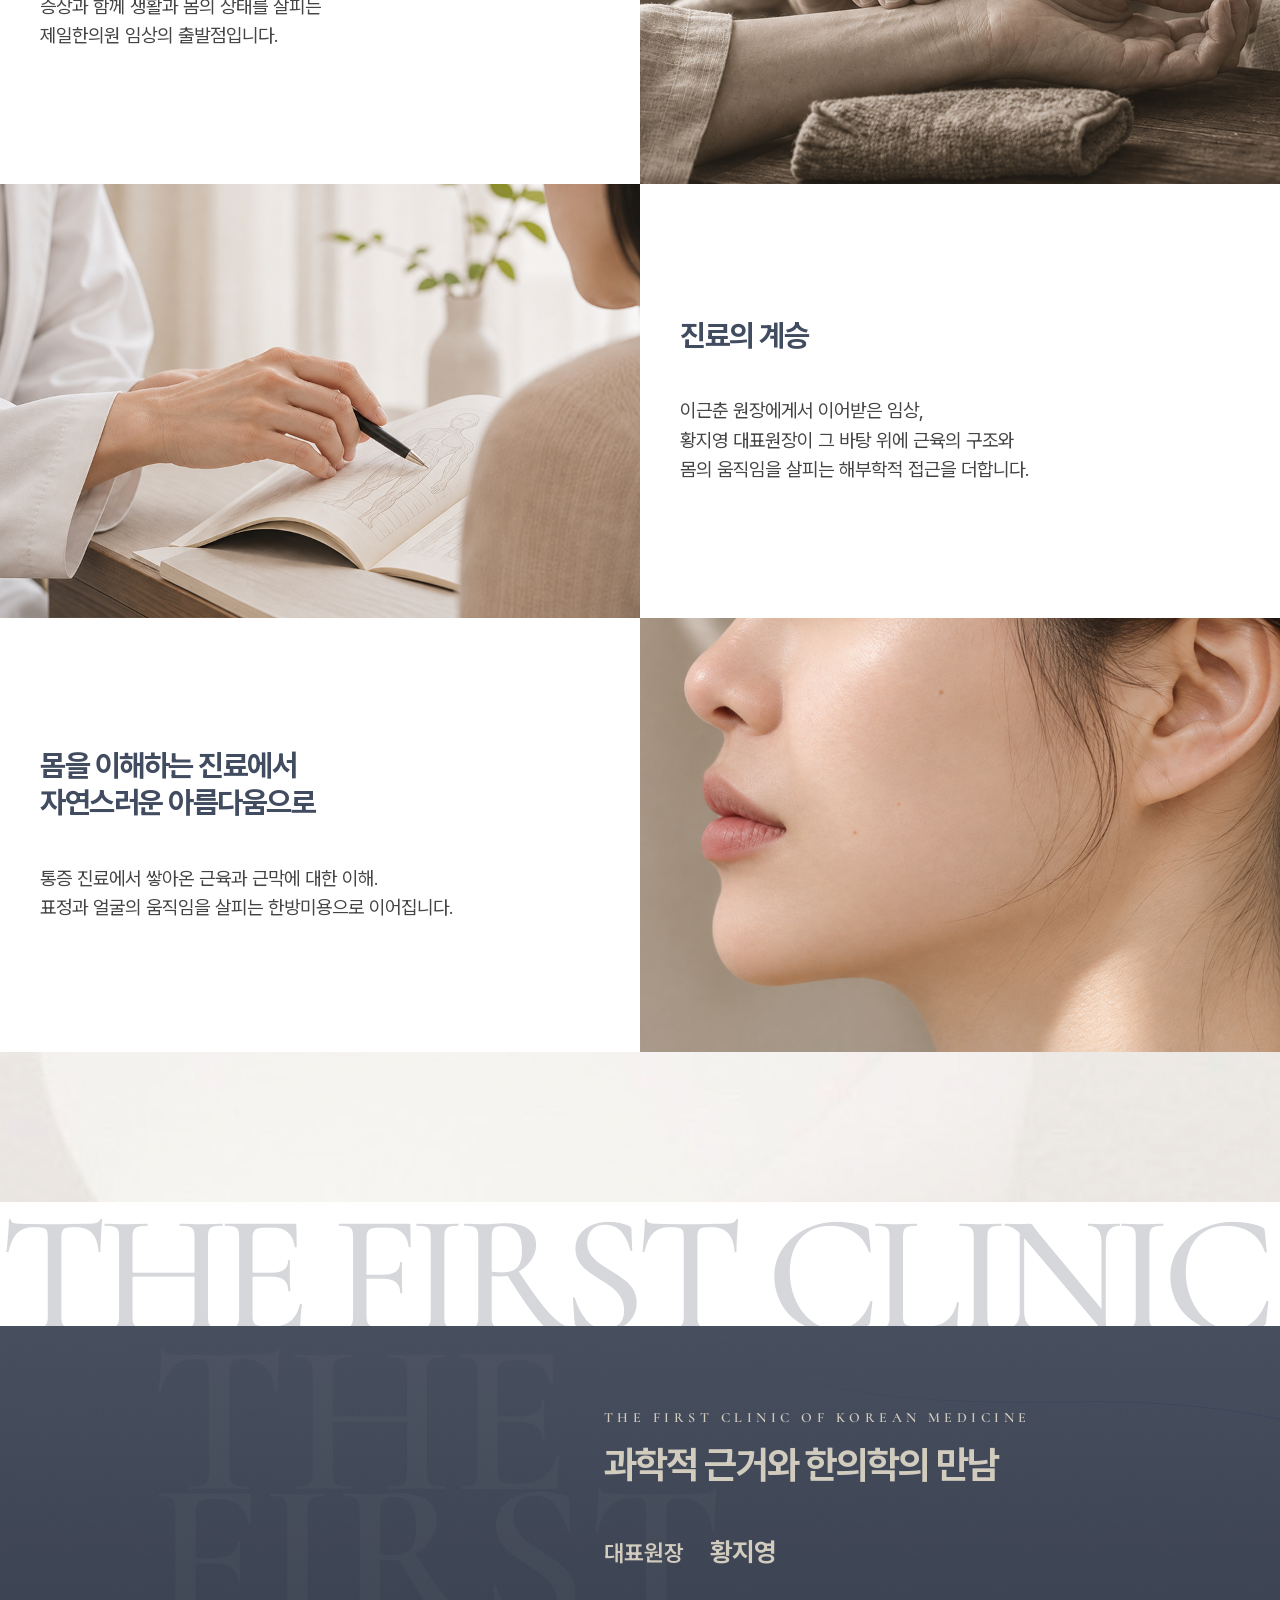
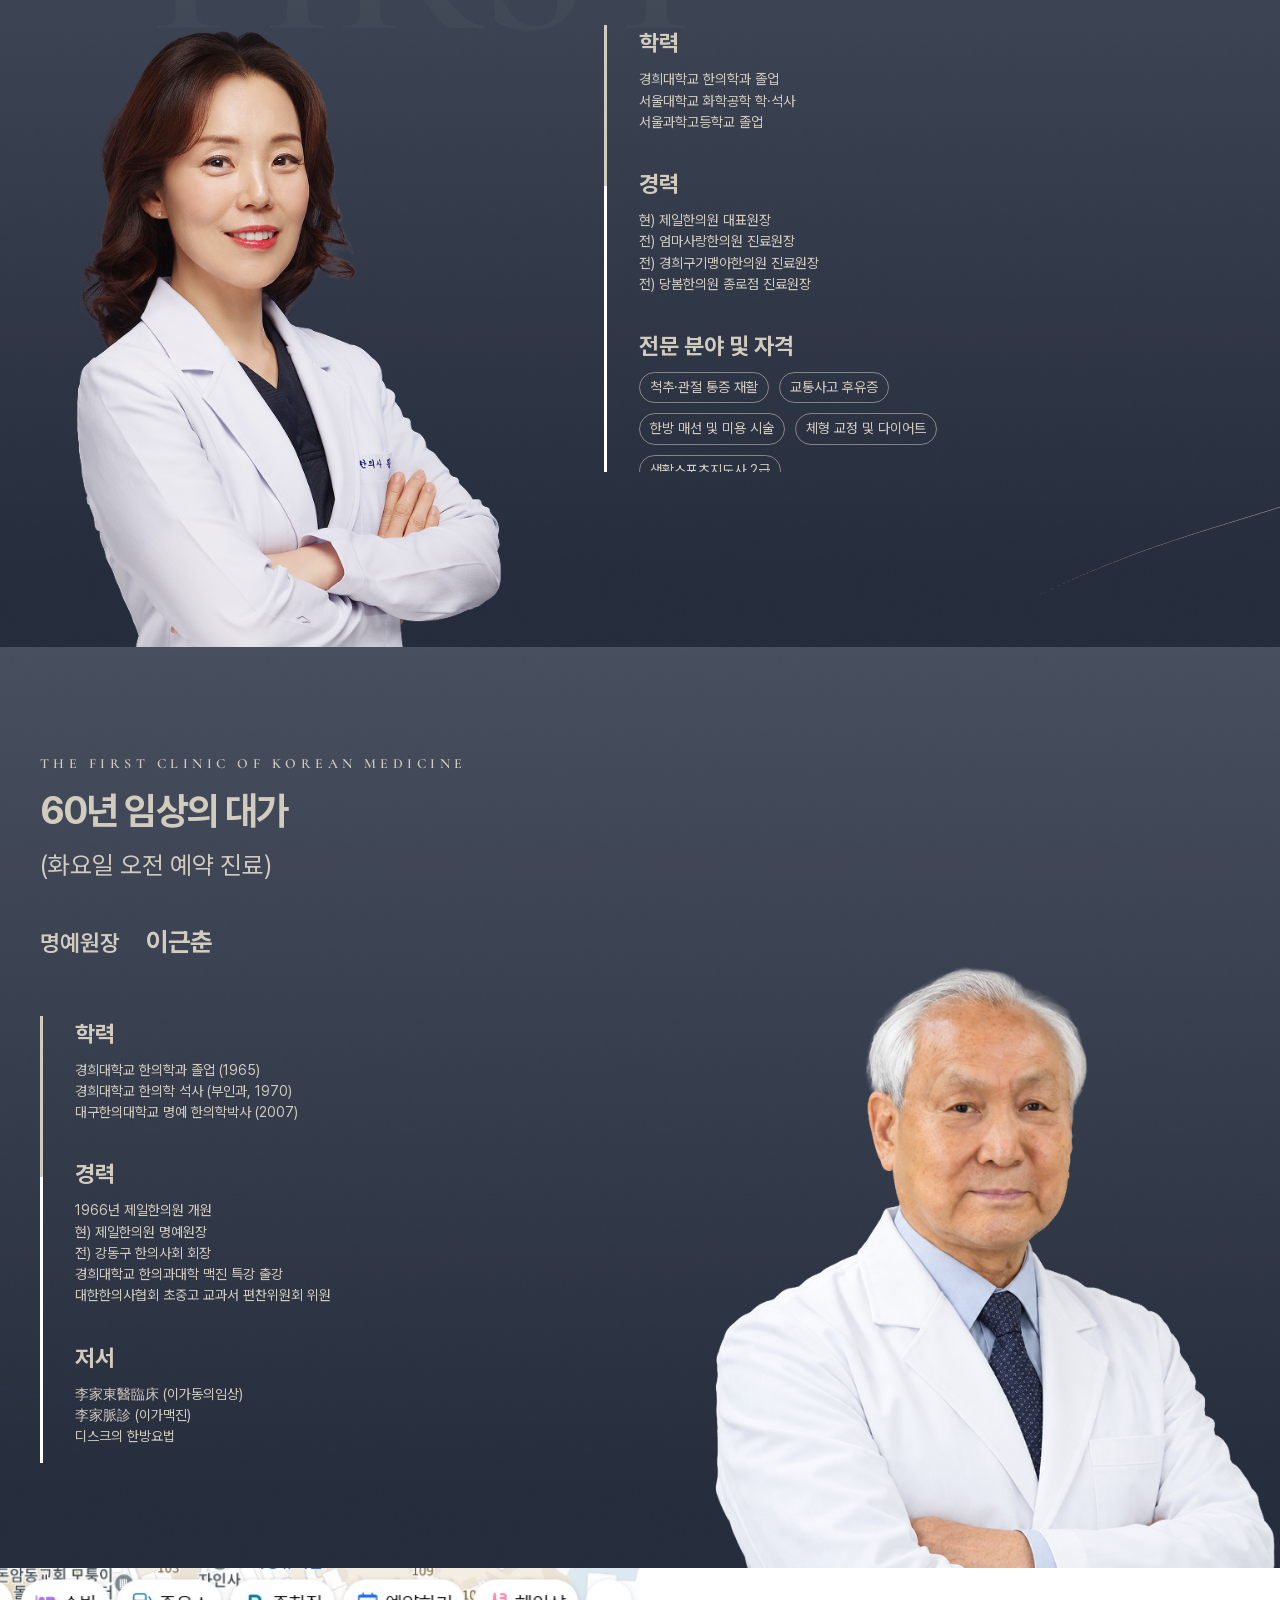
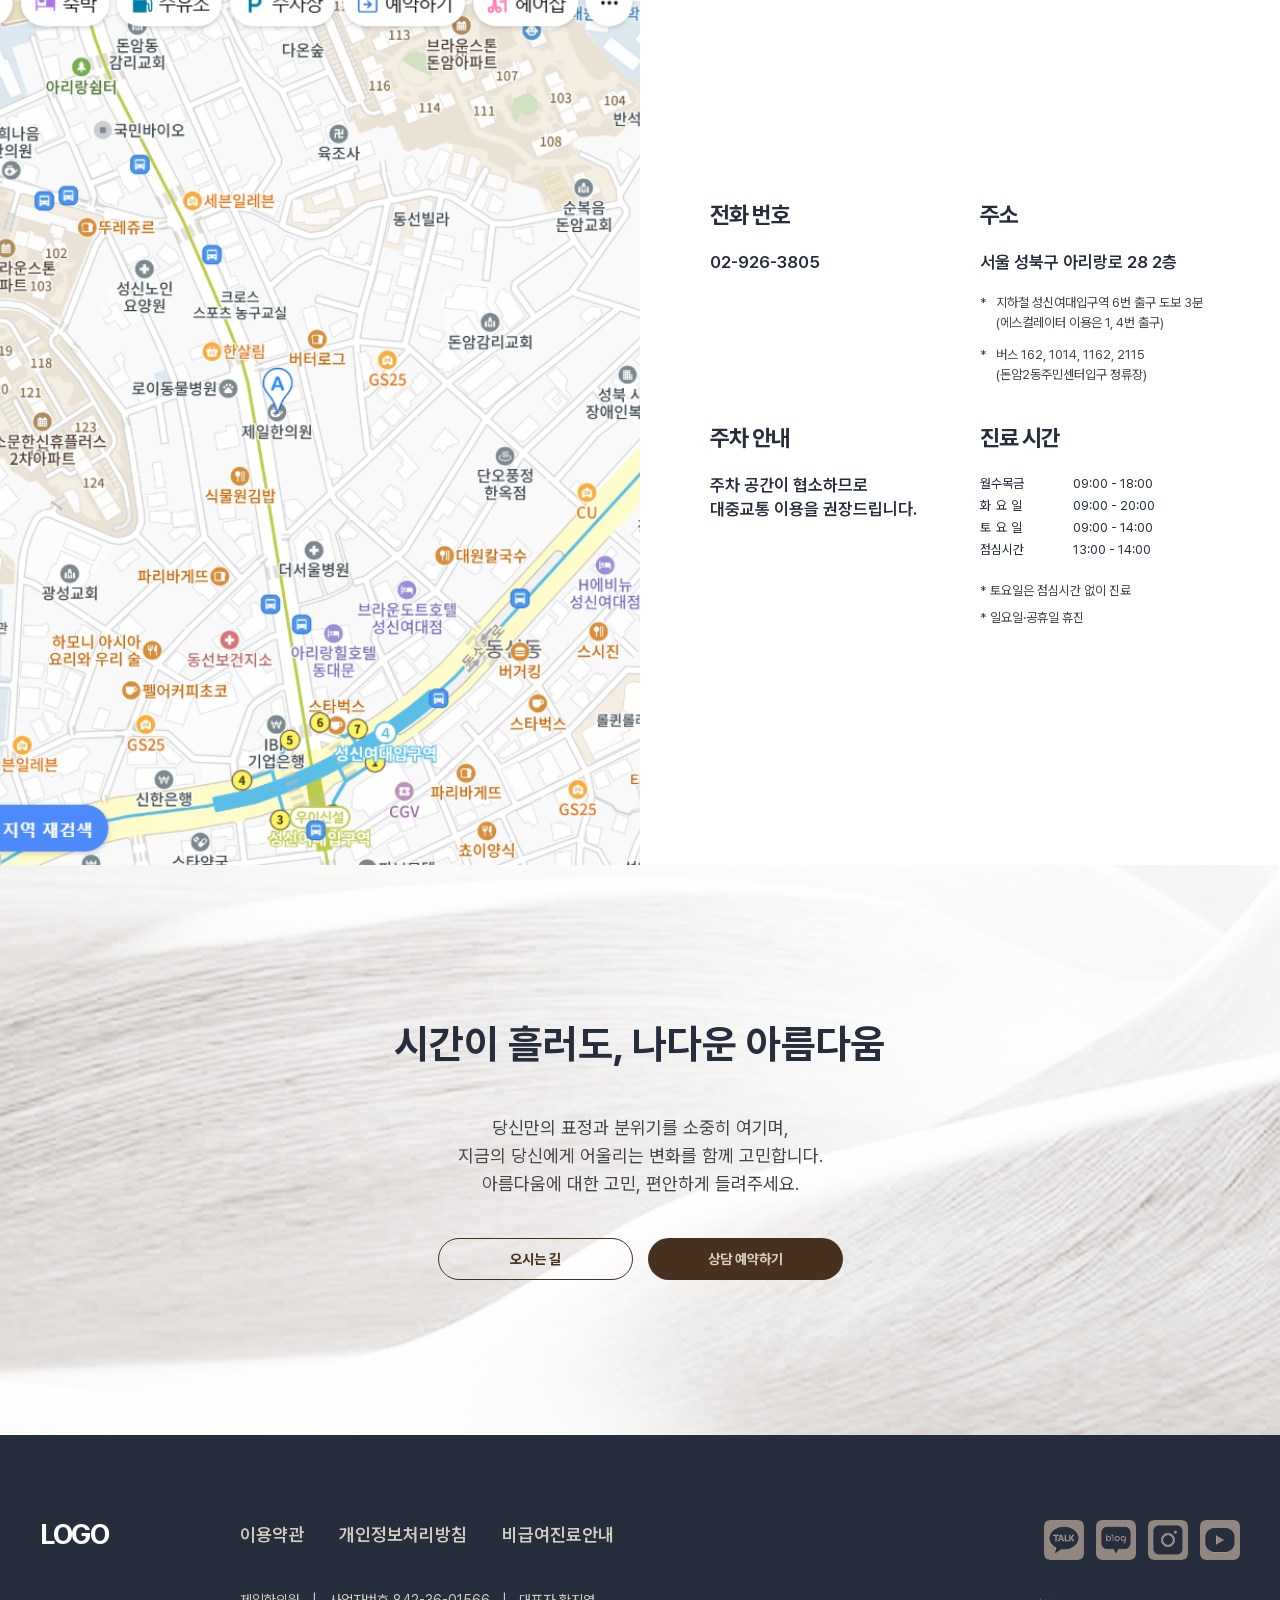
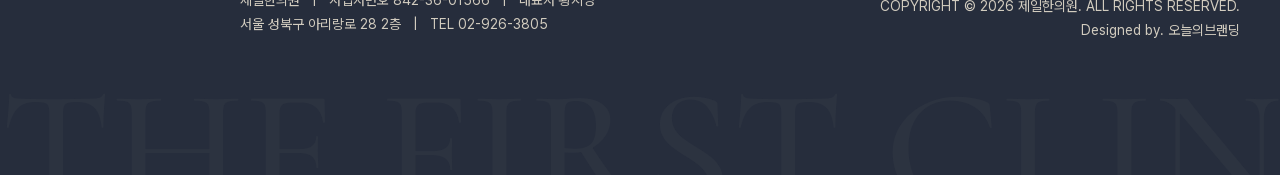
<file: brand.html>
<!doctype html>
<html lang="ko">
<head>
  <meta charset="utf-8">
  <meta name="viewport" content="width=device-width, initial-scale=1">
  <meta name="theme-color" content="#262d3c">
  <meta name="description" content="1968년부터 이어진 제일한의원의 진료 이야기와 황지영 대표원장, 이근춘 명예원장을 소개합니다.">
  <title>브랜드 스토리·의료진 소개 | 제일한의원</title>
  <link rel="preconnect" href="https://fonts.googleapis.com">
  <link rel="preconnect" href="https://fonts.gstatic.com" crossorigin>
  <link href="https://fonts.googleapis.com/css2?family=Cormorant+Garamond:wght@400;500;600&family=Cormorant+SC:wght@500;600&family=Noto+Sans+KR:wght@400;500;600;700&display=swap" rel="stylesheet">
  <link rel="stylesheet" href="styles.css">
  <link rel="stylesheet" href="brand.css">
  <link rel="stylesheet" href="mega-menu.css">
  <script defer src="main.js"></script>
  <link rel="stylesheet" href="aos.css">
  <link rel="stylesheet" href="hero-scroll-shared.css">
  <link rel="stylesheet" href="header-unified.css">
  <link rel="stylesheet" href="language.css">
  <link rel="stylesheet" href="brand-typography.css">
  <link rel="stylesheet" href="section-heading-shared.css">
</head>
<body id="top">
  <a class="skip-link" href="#main">본문으로 바로가기</a>
  <header class="site-header" id="site-header">
    <a class="brand" href="index.html" aria-label="제일한의원 메인으로">LOGO</a>
    <nav class="primary-nav" id="primary-nav" aria-label="주 메뉴">
      <a href="index.html">제일한의원</a>
      <a href="beauty.html">한방 미용 클리닉</a>
      <a href="pain.html">통증·움직임 클리닉</a>
      <a href="herbal.html">맥진·한약 클리닉</a>
    </nav>
    <div class="header-tools"><details class="language"><summary>Language</summary><div class="language-options"><a href="brand.html" lang="ko">한국어</a><a href="en/brand.html" lang="en">English</a></div></details><button class="menu-button" type="button" aria-label="메뉴 열기" aria-controls="primary-nav" aria-expanded="false"><span></span><span></span><span></span></button></div>
  </header>

  <aside class="quick-links" aria-label="빠른 메뉴">
    <a href="tel:029263805" aria-label="전화 문의"><img src="assets/main/icon_1.png" alt=""><span>문의하기</span></a>
    <a href="https://naver.me/GgWrJkTM" target="_blank" rel="noopener noreferrer" aria-label="네이버 플레이스에서 예약하기"><img src="assets/main/icon_2.png" alt=""><span>예약하기</span></a>
    <a href="tel:029263805" aria-label="전화 상담"><img src="assets/main/icon_3.png" alt=""><span>상담하기</span></a>
    <a href="#brand-visit" aria-label="오시는 길"><img src="assets/main/icon_4.png" alt=""><span>오시는길</span></a>
    <a class="quick-top" href="#top" aria-label="위로 가기"><img src="assets/main/icon_5.png" alt=""><span>위로가기</span></a>
  </aside>

  <main id="main">
    <section class="brand-hero" aria-labelledby="brand-hero-title">
      <div class="brand-hero-photo" role="img" aria-label="모래시계로 이어온 진료의 시간을 표현한 사진"></div>
      <div class="container brand-hero-copy">
        <h1 id="brand-hero-title">맥을 짚는 손끝에서<br>움직임을 읽는 시선까지</h1>
        <p>맥진과 한약에서 출발한 제일한의원.<br>몸의 구조를 살피는 해부학적 시선을 통증 진료와<br>한방미용에도 담습니다.</p>
      </div>
      <a class="brand-scroll hero-scroll-unified" href="#history" aria-label="아래로 이동"><img class="hero-scroll-text" src="assets/main/hero-scroll-original.png" alt="" aria-hidden="true"><img class="hero-scroll-arrow" src="assets/main/hero-scroll-original.png" alt="" aria-hidden="true"></a>
    </section>

    <section class="brand-history" id="history" aria-labelledby="history-title">
      <div class="brand-history-heading container">
        <p class="eyebrow">The First Clinic of Korean Medicine</p>
        <h2 id="history-title" class="shared-split-heading"><span>SINCE 1968</span><span>이어온 시간, 깊어지는 진료</span></h2>
      </div>
      <div class="brand-story-grid">
        <article class="brand-story-copy"><div><h3>손끝으로 살피던 한 사람의 몸</h3><p>이근춘 원장의 맥진과 한약 진료.<br>증상과 함께 생활과 몸의 상태를 살피는<br>제일한의원 임상의 출발점입니다.</p></div></article>
        <img src="assets/brand/section1_1.jpg" alt="맥을 짚어 몸의 상태를 살피는 손" loading="lazy">
        <img src="assets/brand/section1_2.jpg" alt="환자와 함께 자료를 살피며 상담하는 의료진" loading="lazy">
        <article class="brand-story-copy"><div><h3>진료의 계승</h3><p>이근춘 원장에게서 이어받은 임상,<br>황지영 대표원장이 그 바탕 위에 근육의 구조와<br>몸의 움직임을 살피는 해부학적 접근을 더합니다.</p></div></article>
        <article class="brand-story-copy"><div><h3>몸을 이해하는 진료에서<br>자연스러운 아름다움으로</h3><p>통증 진료에서 쌓아온 근육과 근막에 대한 이해.<br>표정과 얼굴의 움직임을 살피는 한방미용으로 이어집니다.</p></div></article>
        <img src="assets/brand/section1_3.jpg" alt="자연스러운 얼굴 윤곽" loading="lazy">
      </div>
    </section>

    <div class="brand-large-type" aria-hidden="true"><div class="brand-large-type-track"><span>THE FIRST CLINIC OF KOREAN MEDICINE CLINIC</span><span>THE FIRST CLINIC OF KOREAN MEDICINE CLINIC</span></div></div>

    <section class="doctor doctor-primary" id="doctors" aria-labelledby="primary-doctor-title">
      <div class="container doctor-inner">
        <span class="doctor-watermark" aria-hidden="true">THE<br>FIRST</span>
        <img class="doctor-portrait" src="assets/brand/section2_3.png" alt="황지영 대표원장" loading="lazy">
        <div class="doctor-content">
          <p class="eyebrow">The First Clinic of Korean Medicine</p>
          <h2 id="primary-doctor-title">과학적 근거와 한의학의 만남</h2>
          <p class="doctor-name"><span>대표원장</span> 황지영</p>
          <div class="doctor-bio-shell">
          <div class="doctor-bio-rail" aria-hidden="true"><span></span></div>
          <div class="doctor-bio" tabindex="0" role="region" aria-label="황지영 대표원장 약력. 마우스 휠 또는 방향키로 스크롤할 수 있습니다.">
            <div><h3>학력</h3><ul><li>경희대학교 한의학과 졸업</li><li>서울대학교 화학공학 학·석사</li><li>서울과학고등학교 졸업</li></ul></div>
            <div><h3>경력</h3><ul><li>현) 제일한의원 대표원장</li><li>전) 엄마사랑한의원 진료원장</li><li>전) 경희구기맹아한의원 진료원장</li><li>전) 당봄한의원 종로점 진료원장</li></ul></div>
            <div><h3>전문 분야 및 자격</h3><ul class="doctor-tags"><li>척추·관절 통증 재활</li><li>교통사고 후유증</li><li>한방 매선 및 미용 시술</li><li>체형 교정 및 다이어트</li><li>생활스포츠지도사 2급</li></ul></div>
          </div>
          </div>
        </div>
      </div>
    </section>

    <section class="doctor doctor-honorary" aria-labelledby="honorary-doctor-title">
      <div class="container doctor-inner">
        <div class="doctor-content">
          <p class="eyebrow">The First Clinic of Korean Medicine</p>
          <h2 id="honorary-doctor-title">60년 임상의 대가</h2>
          <p class="doctor-note">(화요일 오전 예약 진료)</p>
          <p class="doctor-name"><span>명예원장</span> 이근춘</p>
          <div class="doctor-bio-shell">
          <div class="doctor-bio-rail" aria-hidden="true"><span></span></div>
          <div class="doctor-bio" tabindex="0" role="region" aria-label="이근춘 명예원장 약력. 마우스 휠 또는 방향키로 스크롤할 수 있습니다.">
            <div><h3>학력</h3><ul><li>경희대학교 한의학과 졸업 (1965)</li><li>경희대학교 한의학 석사 (부인과, 1970)</li><li>대구한의대학교 명예 한의학박사 (2007)</li></ul></div>
            <div><h3>경력</h3><ul><li>1966년 제일한의원 개원</li><li>현) 제일한의원 명예원장</li><li>전) 강동구 한의사회 회장</li><li>경희대학교 한의과대학 맥진 특강 출강</li><li>대한한의사협회 초중고 교과서 편찬위원회 위원</li></ul></div>
            <div><h3>저서</h3><ul><li>李家東醫臨床 (이가동의임상)</li><li>李家脈診 (이가맥진)</li><li>디스크의 한방요법</li></ul></div>
            <div><h3>전문 분야 및 자격</h3><ul class="doctor-tags"><li>이가동의임상 기반 정밀 맥진</li><li>난치성 질환 및 만성병</li><li>부인과 질환 및 보약 처방</li><li>60년 임상 노하우 기반 근본 치료</li></ul></div>
          </div>
          </div>
        </div>
        <img class="doctor-portrait" src="assets/brand/section2_4.png" alt="이근춘 명예원장" loading="lazy">
      </div>
    </section>

    <section class="brand-visit" id="brand-visit" aria-label="제일한의원 오시는 길과 진료 안내">
      <a class="brand-visit-map" href="https://naver.me/GgWrJkTM" target="_blank" rel="noopener noreferrer" aria-label="네이버 지도에서 위치 보기"><img src="assets/map.png" alt="서울 성북구 아리랑로 28 제일한의원 위치" loading="lazy"></a>
      <div class="brand-visit-details">
        <div><h2>전화 번호</h2><a href="tel:029263805">02-926-3805</a></div>
        <div><h2>주소</h2><p>서울 성북구 아리랑로 28 2층</p><ul><li>지하철 성신여대입구역 6번 출구 도보 3분<br>(에스컬레이터 이용은 1, 4번 출구)</li><li>버스 162, 1014, 1162, 2115<br>(돈암2동주민센터입구 정류장)</li></ul></div>
        <div><h2>주차 안내</h2><p>주차 공간이 협소하므로<br>대중교통 이용을 권장드립니다.</p></div>
        <div><h2>진료 시간</h2><dl><div><dt>월수목금</dt><dd>09:00 - 18:00</dd></div><div><dt class="spaced-day">화요일</dt><dd>09:00 - 20:00</dd></div><div><dt class="spaced-day">토요일</dt><dd>09:00 - 14:00</dd></div><div><dt>점심시간</dt><dd>13:00 - 14:00</dd></div></dl><small>* 토요일은 점심시간 없이 진료<br>* 일요일·공휴일 휴진</small></div>
      </div>
    </section>

    <section class="closing" aria-labelledby="closing-title"><div class="closing-content"><h2 id="closing-title">시간이 흘러도, 나다운 아름다움</h2><p>당신만의 표정과 분위기를 소중히 여기며,<br>지금의 당신에게 어울리는 변화를 함께 고민합니다.<br>아름다움에 대한 고민, 편안하게 들려주세요.</p><div><a class="pill outline-dark" href="#brand-visit">오시는 길</a><a class="pill brown" href="tel:029263805">상담 예약하기</a></div></div></section>
  </main>

  <footer class="site-footer"><div class="container footer-inner"><a class="brand" href="index.html">LOGO</a><div class="footer-details"><div class="footer-links"><a href="terms.html">이용약관</a><a href="privacy.html">개인정보처리방침</a><span>비급여진료안내</span></div><p>제일한의원 &nbsp; | &nbsp; 사업자번호 842-36-01566 &nbsp; | &nbsp; 대표자 황지영<br>서울 성북구 아리랑로 28 2층 &nbsp; | &nbsp; TEL 02-926-3805</p></div><div class="footer-right"><div class="social-icons" aria-hidden="true"><img src="assets/main/f_icon_1.png" alt=""><img src="assets/main/f_icon_2.png" alt=""><img src="assets/main/f_icon_3.png" alt=""><img src="assets/main/f_icon_4.png" alt=""></div><p>COPYRIGHT © 2026 제일한의원. ALL RIGHTS RESERVED.<br>Designed by. 오늘의브랜딩</p></div></div><div class="footer-watermark" aria-hidden="true">THE FIRST CLINIC OF KOREAN MEDICINE</div></footer>
</body>
</html>
</file>
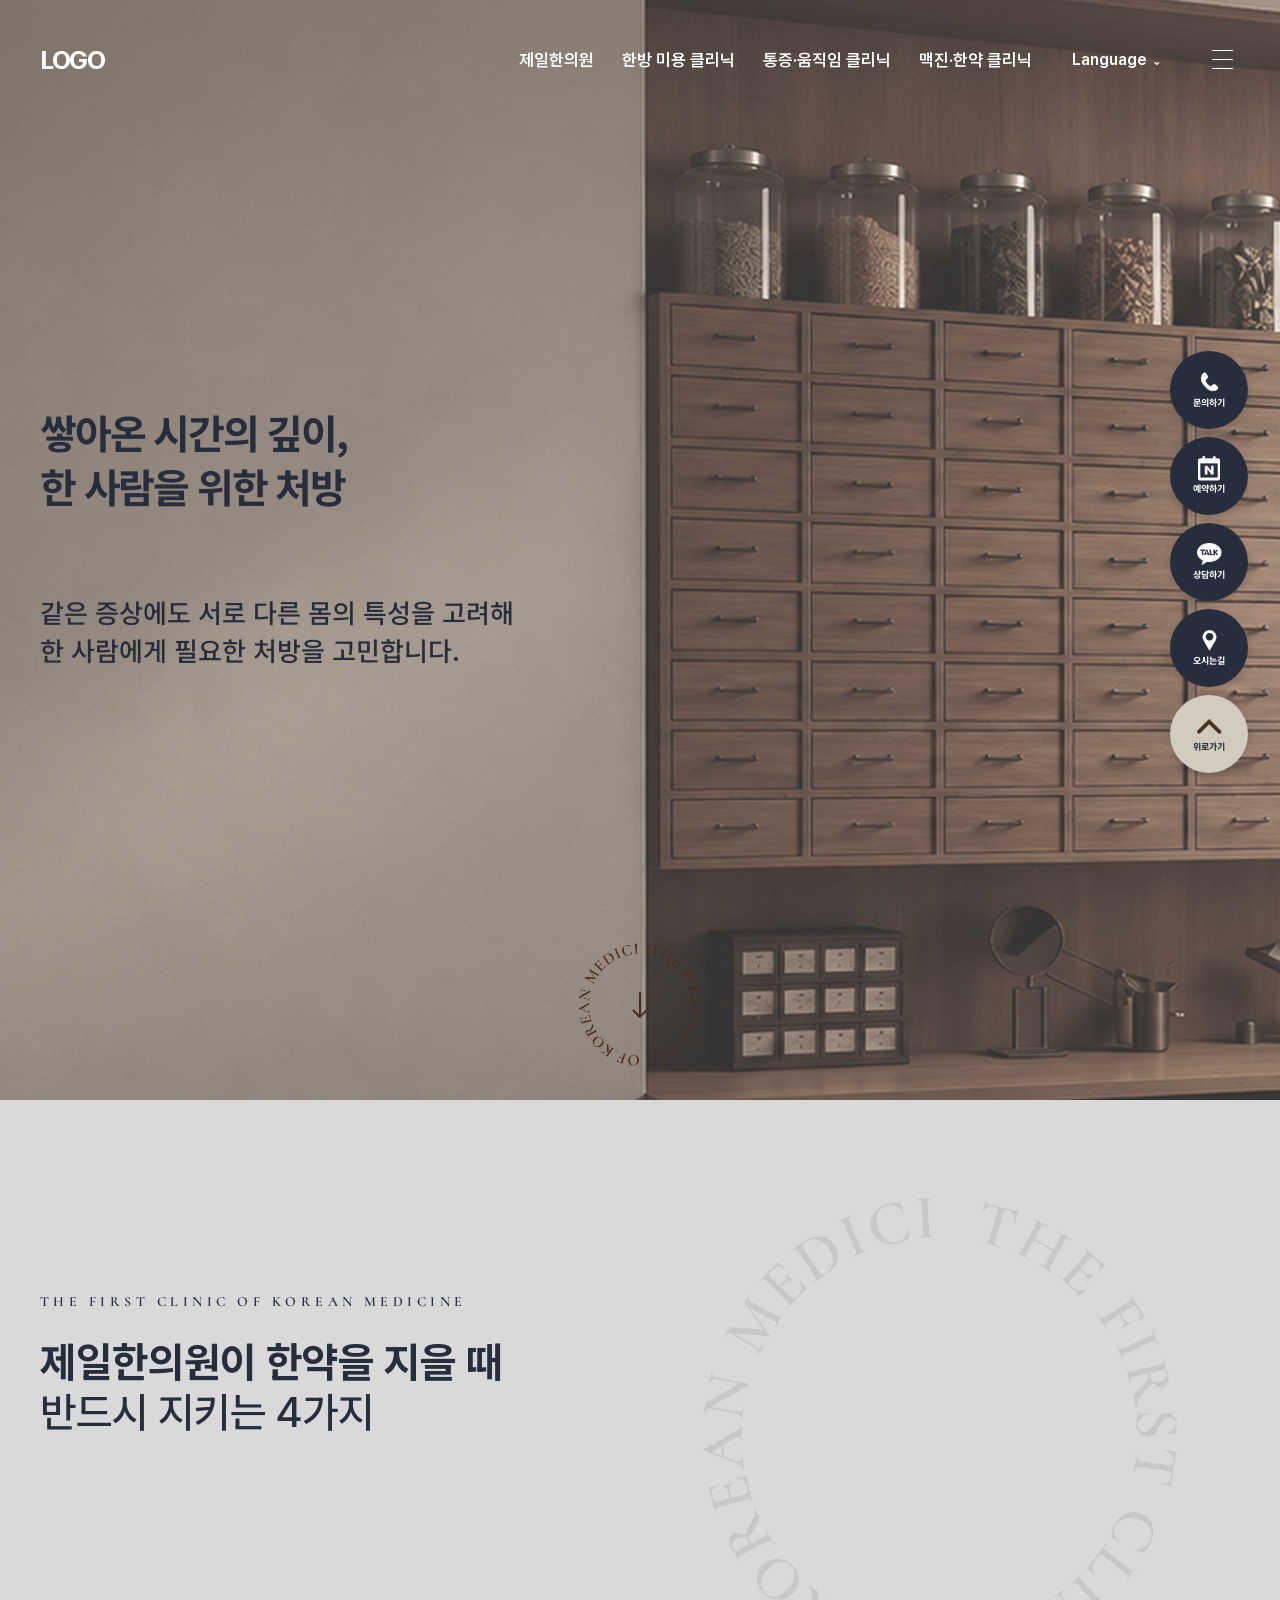
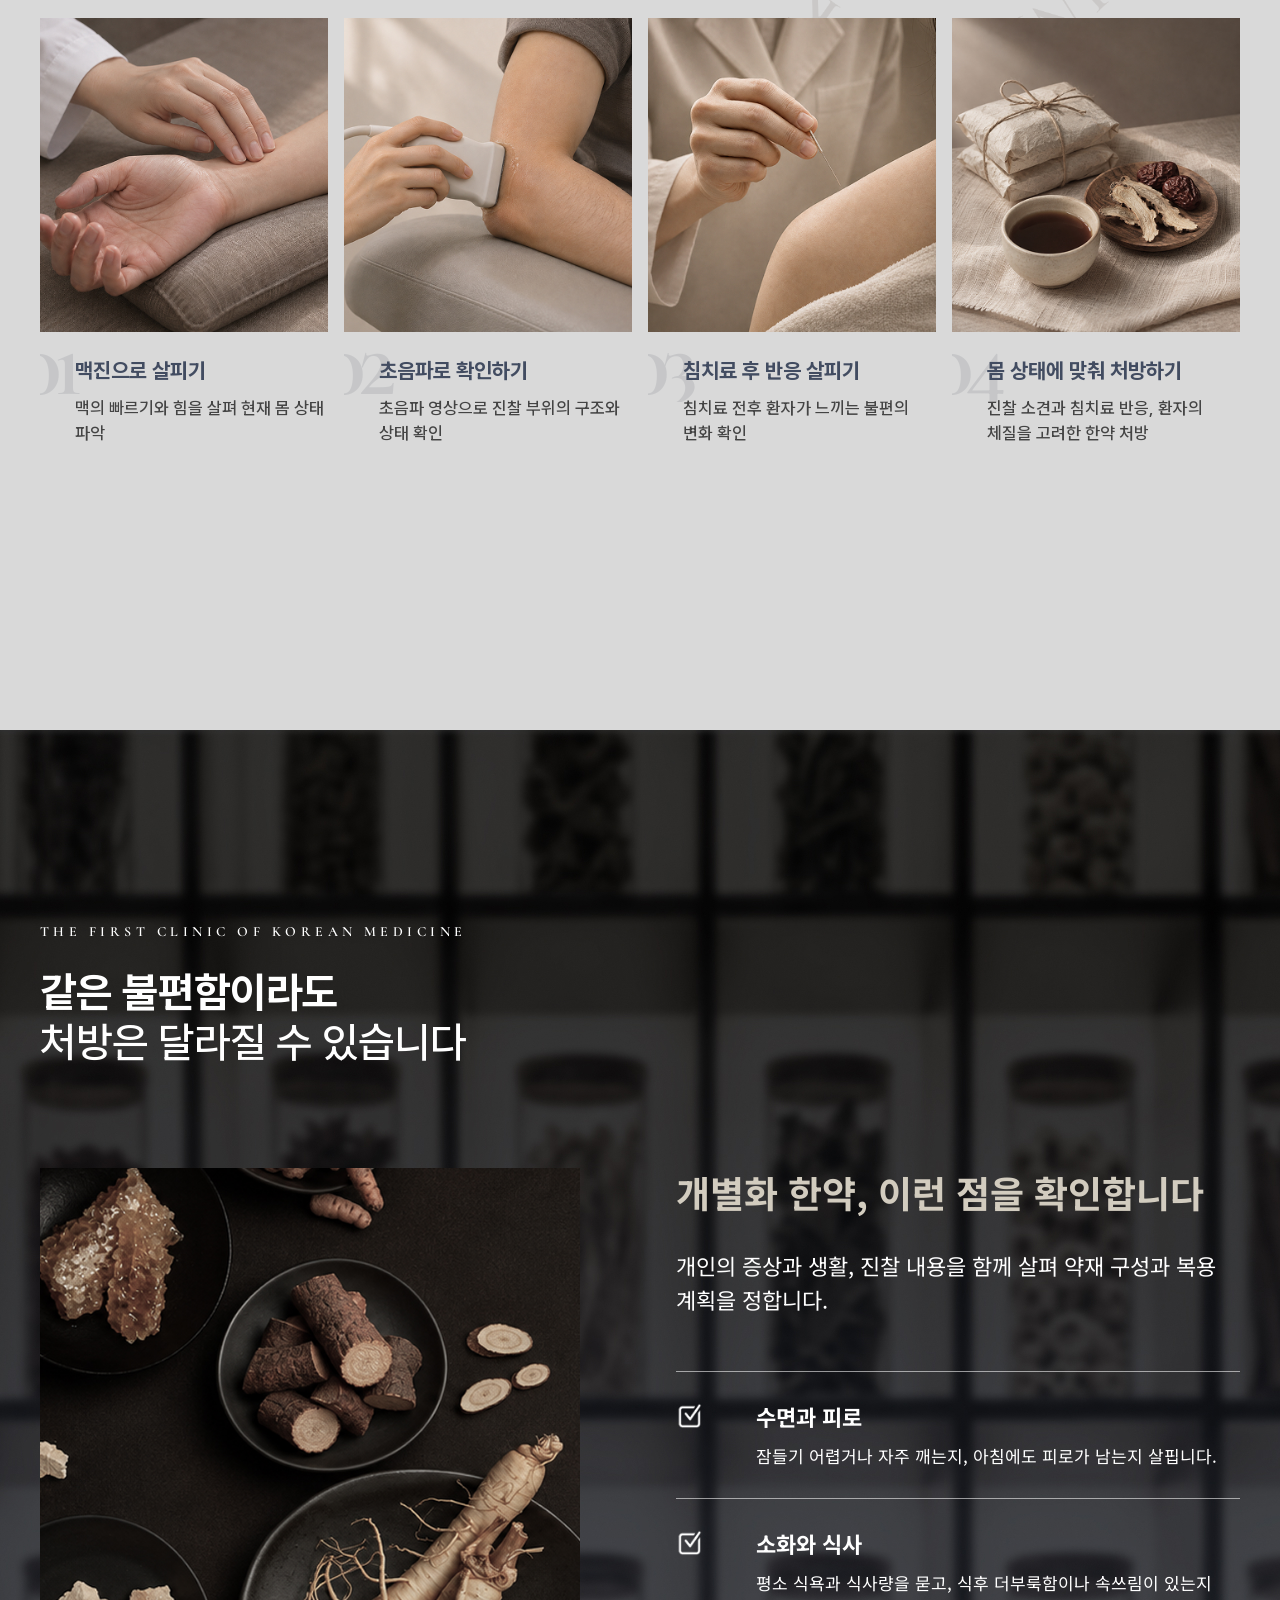
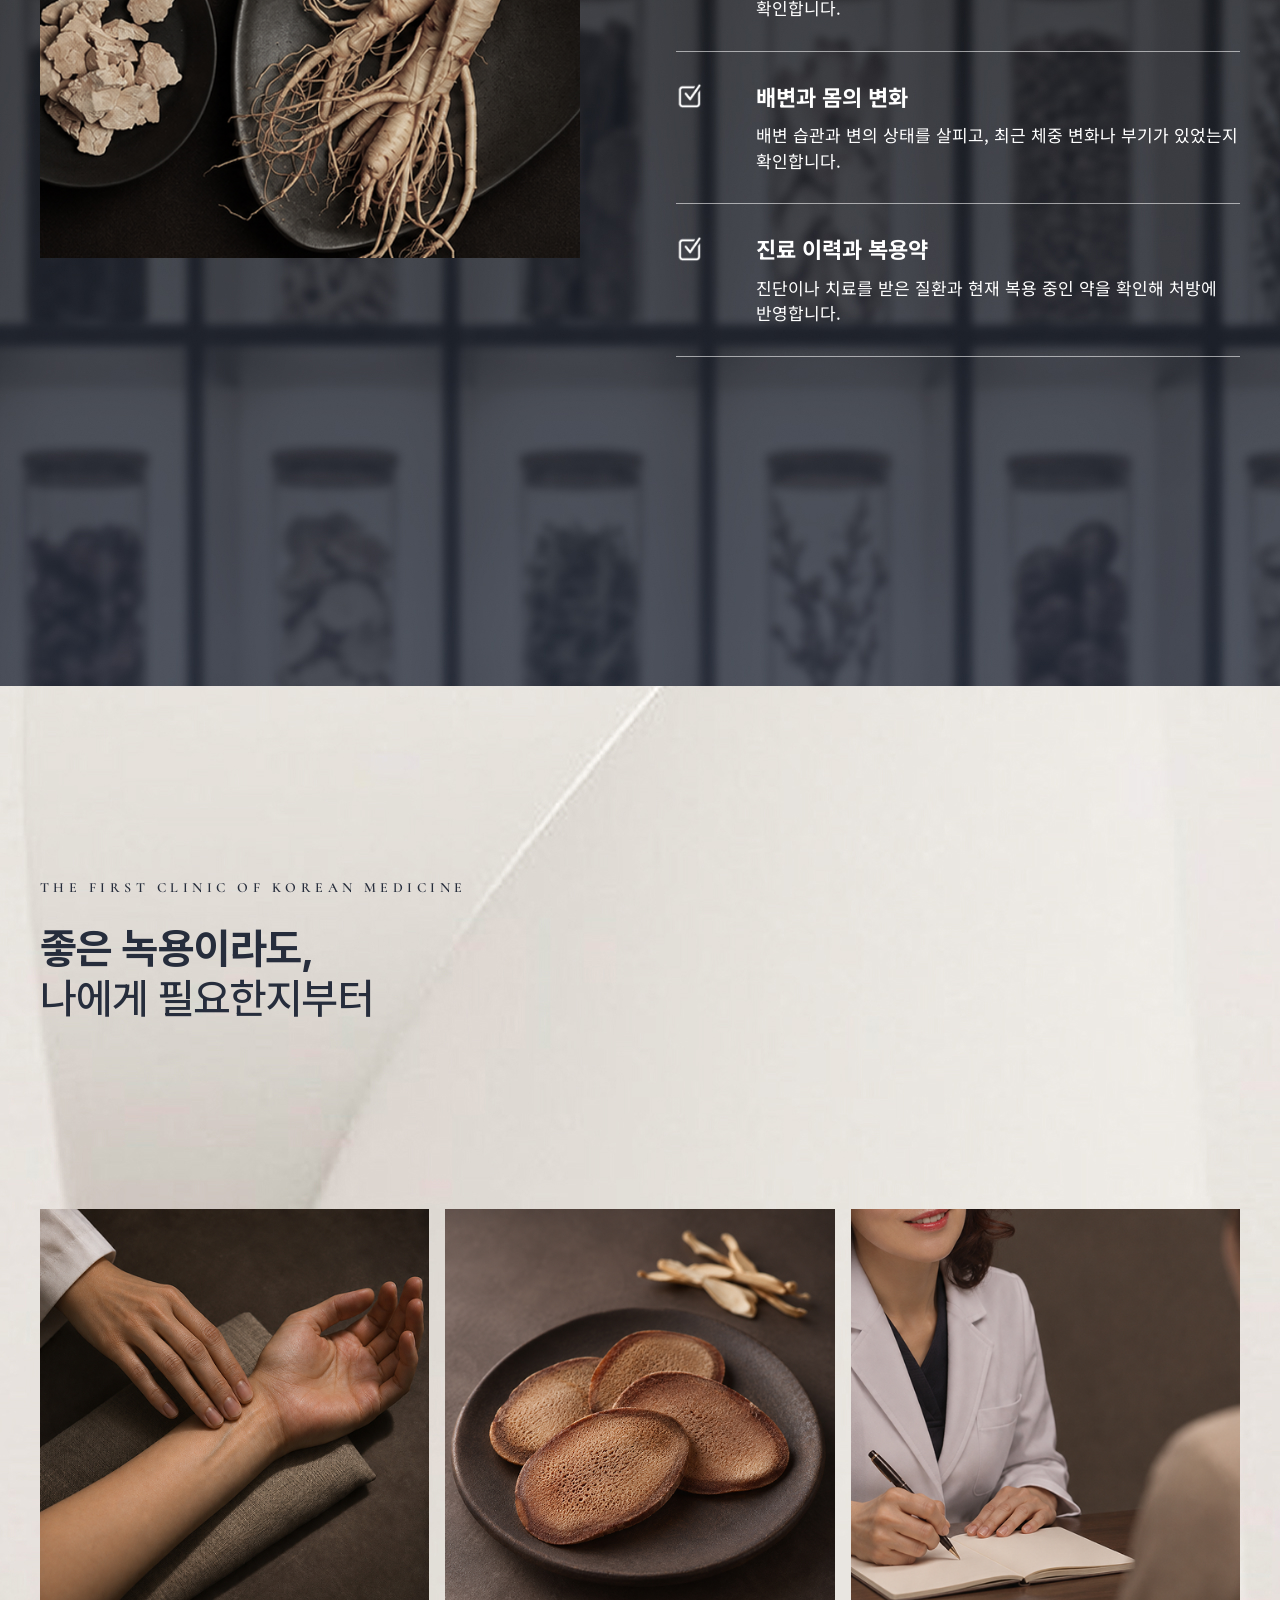
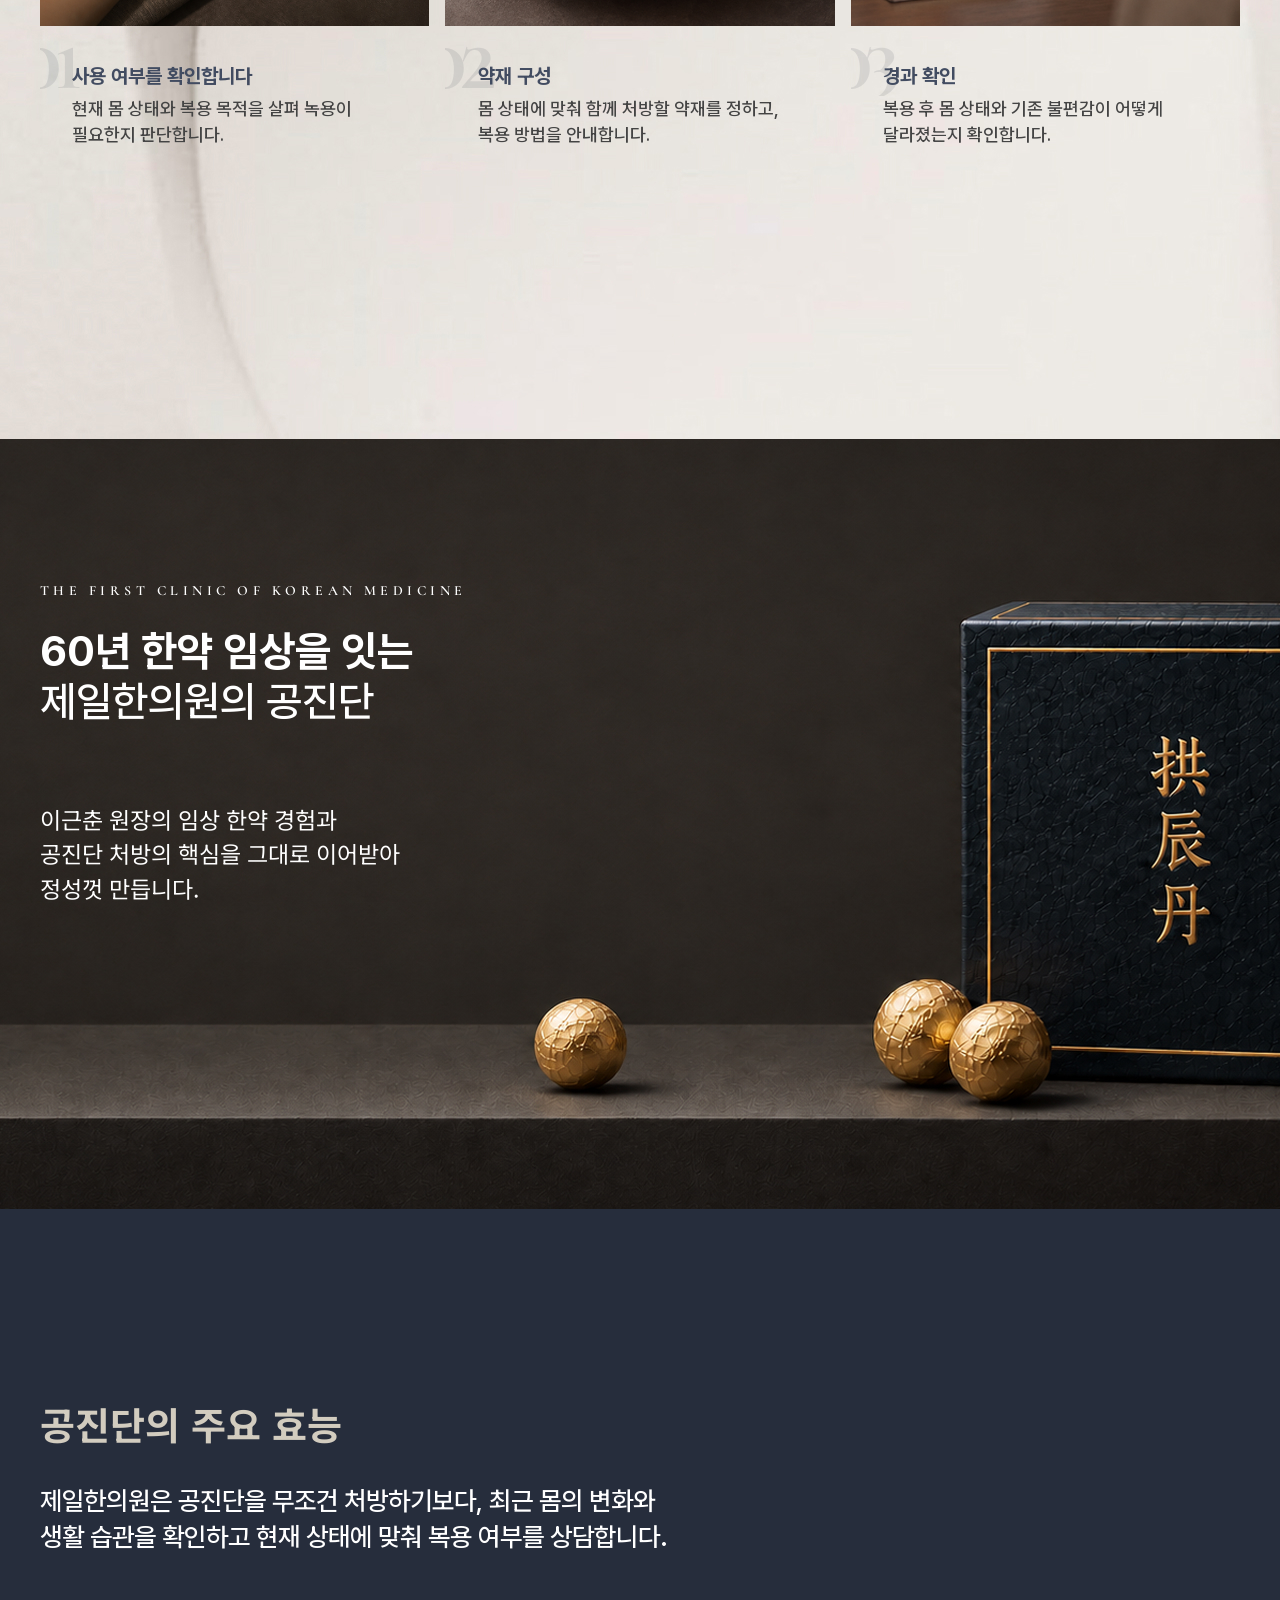
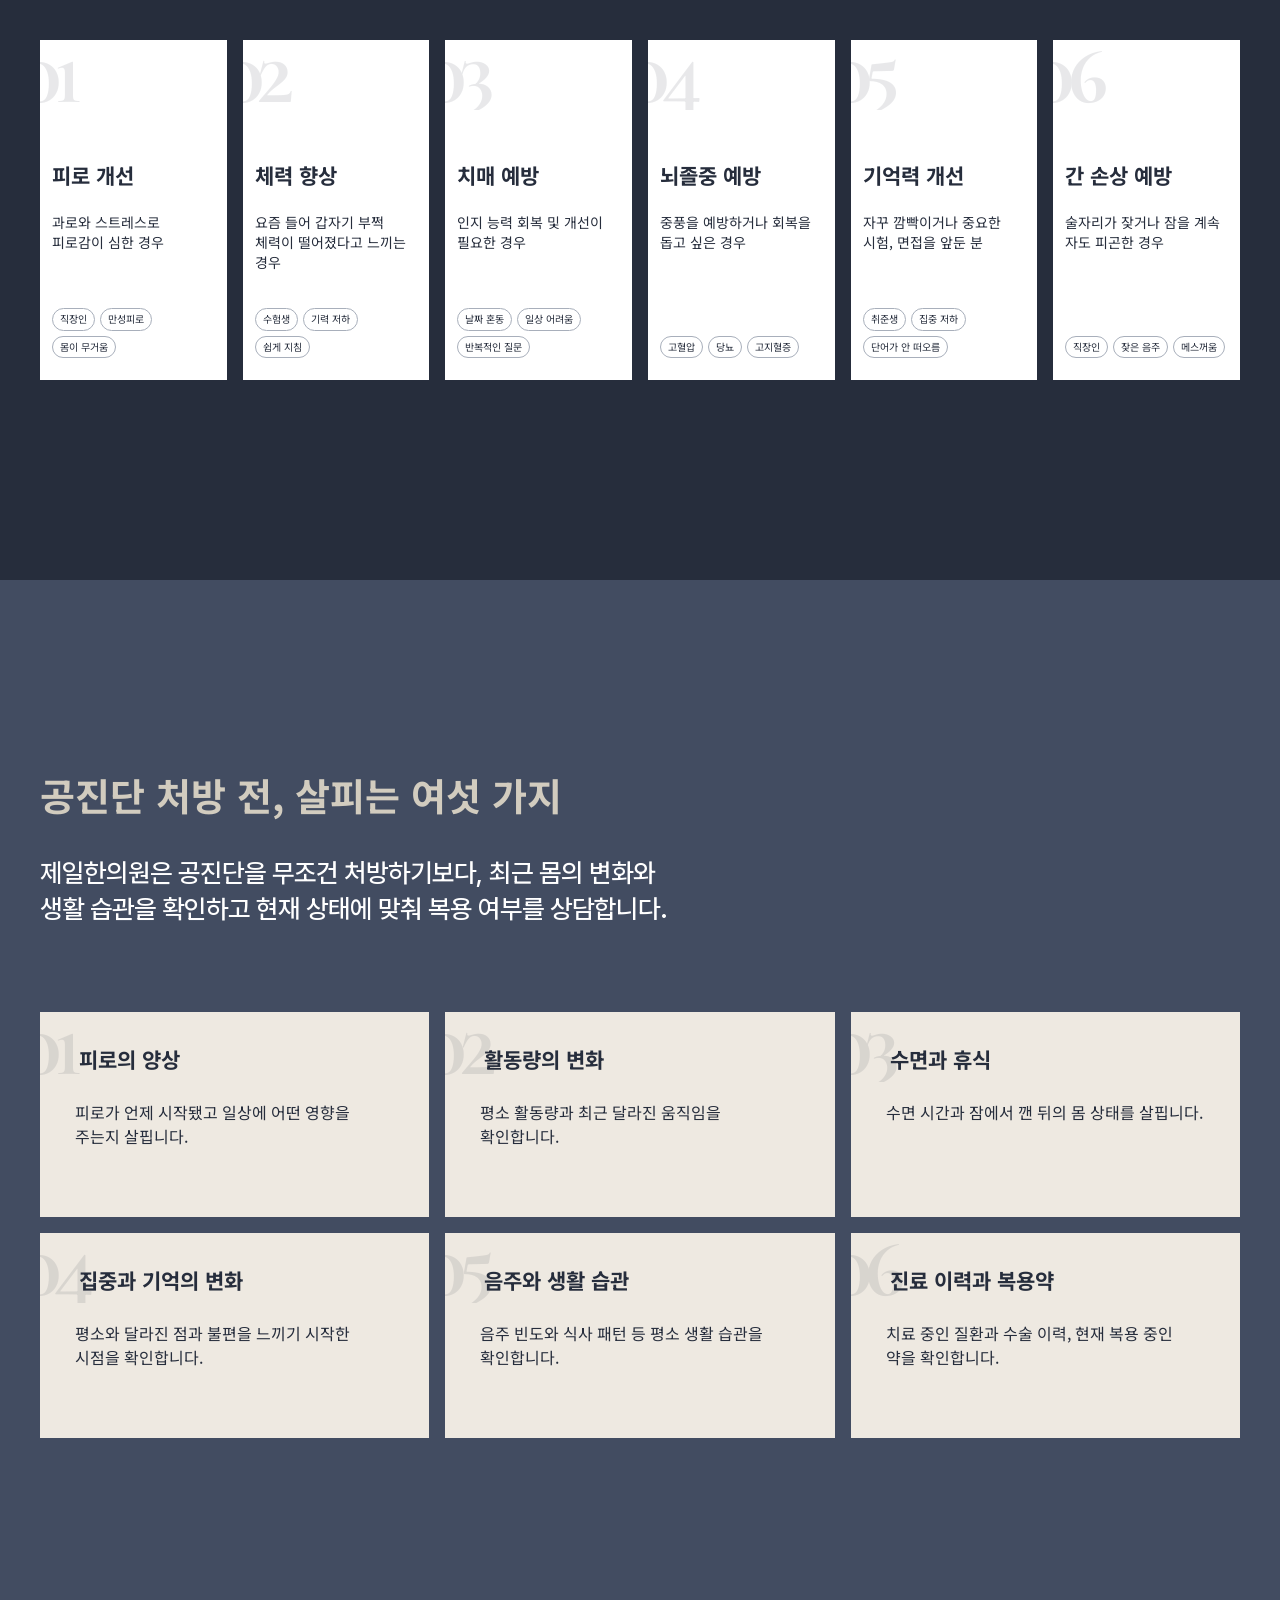
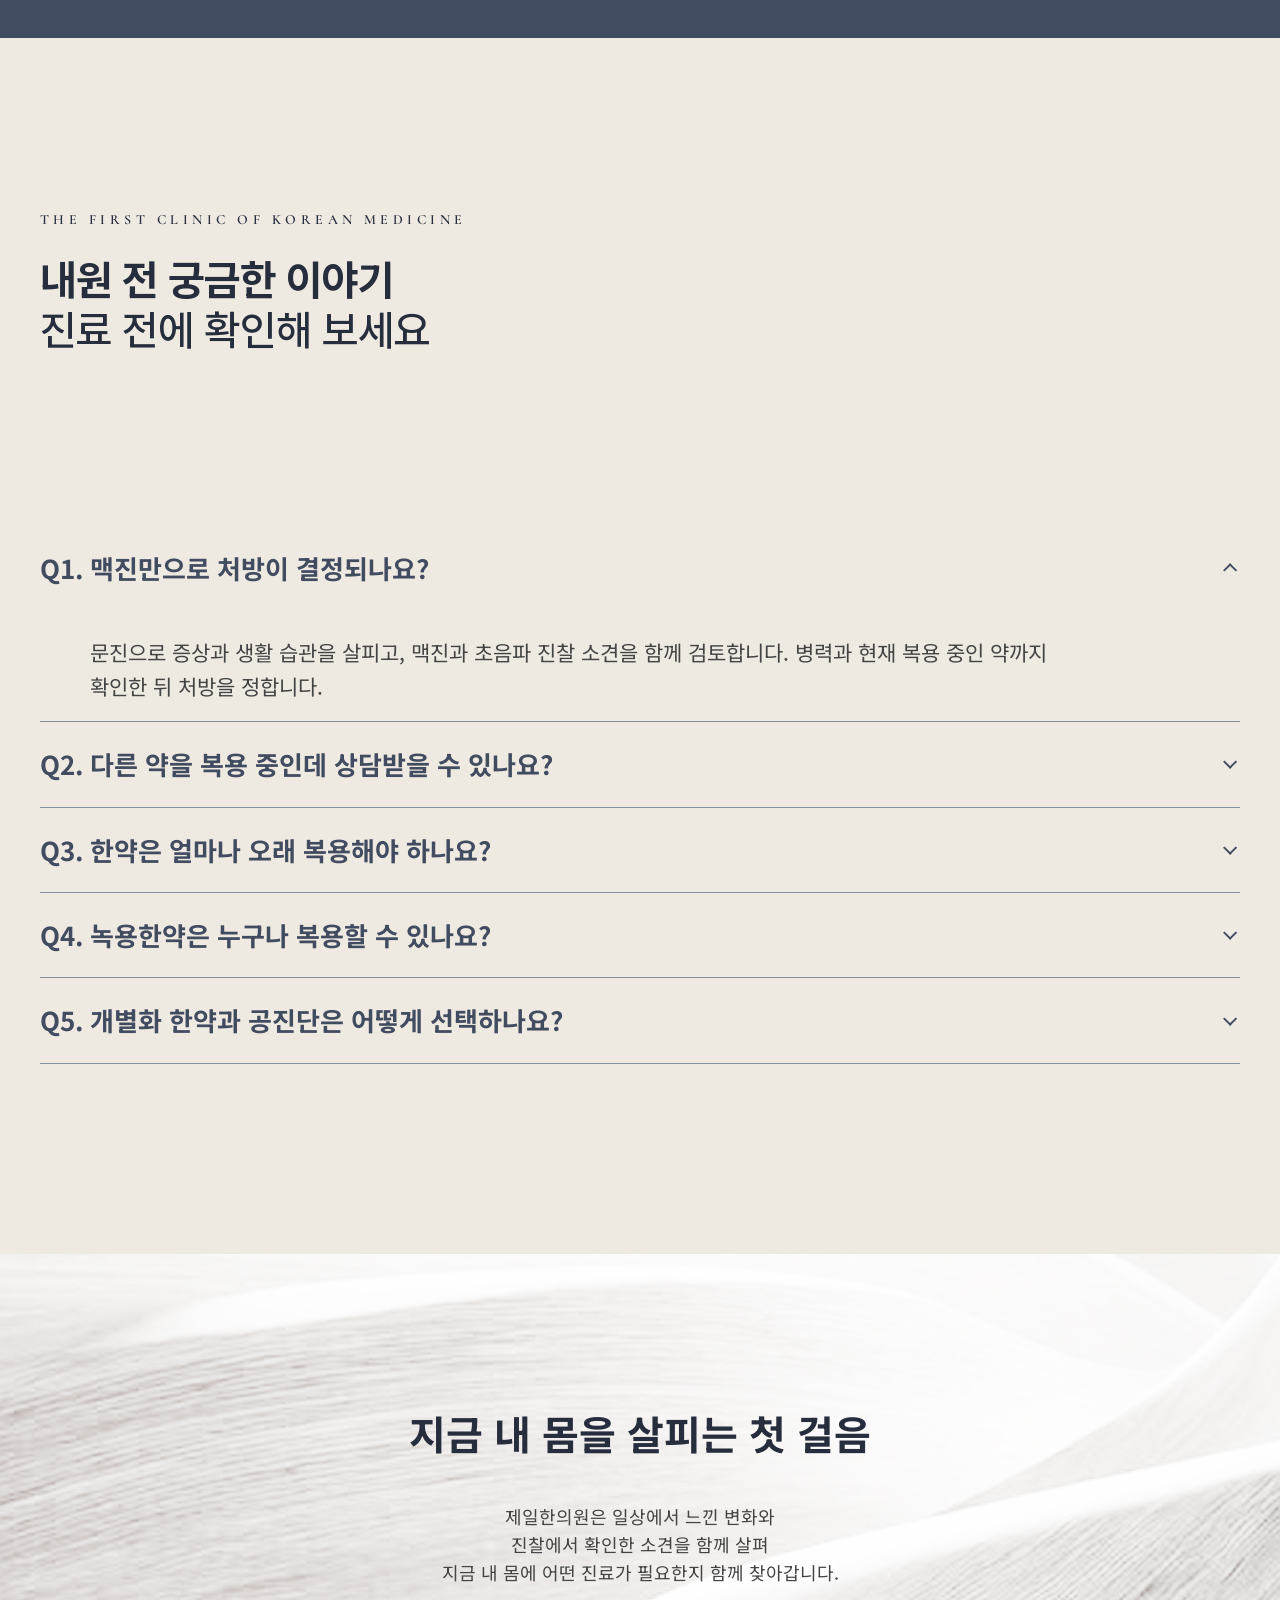
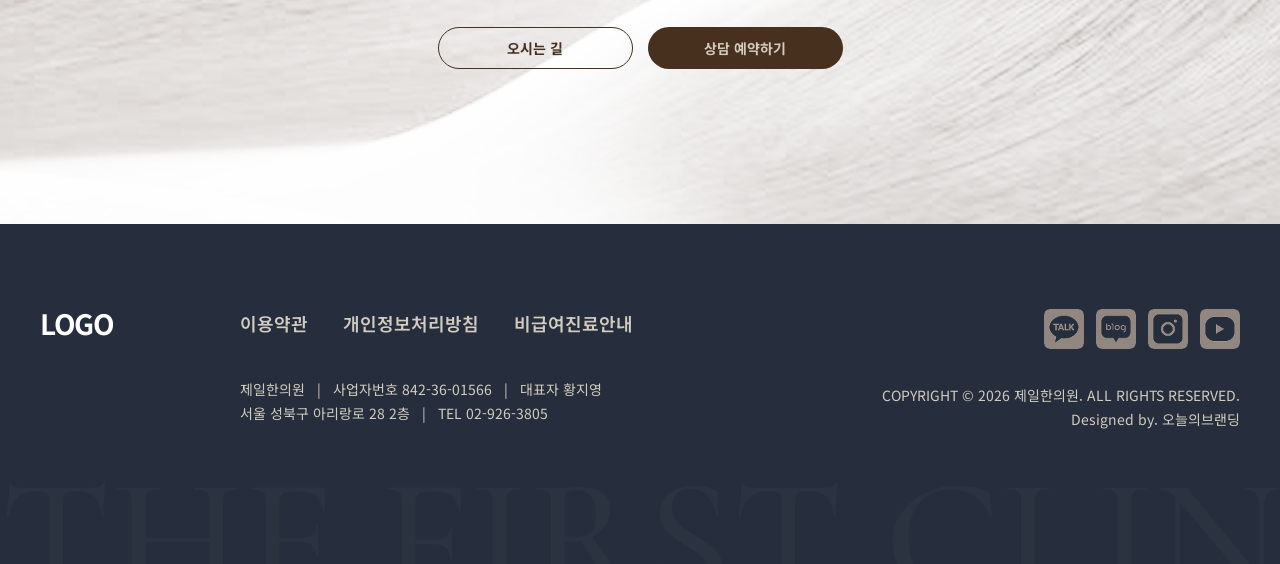
<file: herbal.html>
<!doctype html>
<html lang="ko">
<head>
  <meta charset="utf-8">
  <meta name="viewport" content="width=device-width, initial-scale=1">
  <meta name="theme-color" content="#262d3c">
  <meta name="description" content="제일한의원 맥진·한약 클리닉. 맥진과 진찰을 바탕으로 한 사람의 몸 상태에 맞춘 한약을 상담합니다.">
  <title>맥진·한약 클리닉 | 제일한의원</title>
  <link rel="preconnect" href="https://fonts.googleapis.com">
  <link rel="preconnect" href="https://fonts.gstatic.com" crossorigin>
  <link href="https://fonts.googleapis.com/css2?family=Cormorant+Garamond:wght@400;500;600&family=Cormorant+SC:wght@500;600&family=Noto+Sans+KR:wght@400;500;600;700&display=swap" rel="stylesheet">
  <link rel="stylesheet" href="styles.css">
  <link rel="stylesheet" href="herbal.css">
  <link rel="stylesheet" href="mega-menu.css">
  <script defer src="main.js"></script>
  <link rel="stylesheet" href="aos.css">
  <link rel="stylesheet" href="hero-scroll-shared.css">
  <link rel="stylesheet" href="header-unified.css">
  <link rel="stylesheet" href="language.css">
  <link rel="stylesheet" href="section-heading-shared.css">
  <link rel="stylesheet" href="herbal-principles-layout.css">
  <link rel="stylesheet" href="pain-faq.css">
</head>
<body id="top">
  <a class="skip-link" href="#main">본문으로 바로가기</a>
  <header class="site-header" id="site-header">
    <a class="brand" href="index.html" aria-label="제일한의원 메인으로">LOGO</a>
    <nav class="primary-nav" id="primary-nav" aria-label="주 메뉴">
      <a href="index.html">제일한의원</a>
      <a href="beauty.html">한방 미용 클리닉</a>
      <a href="pain.html">통증·움직임 클리닉</a>
      <a href="herbal.html" aria-current="page">맥진·한약 클리닉</a>
    </nav>
    <div class="header-tools"><details class="language"><summary>Language</summary><div class="language-options"><a href="herbal.html" lang="ko">한국어</a><a href="en/herbal.html" lang="en">English</a></div></details><button class="menu-button" type="button" aria-label="메뉴 열기" aria-controls="primary-nav" aria-expanded="false"><span></span><span></span><span></span></button></div>
  </header>

  <aside class="quick-links" aria-label="빠른 메뉴">
    <a href="tel:029263805" aria-label="전화 문의"><img src="assets/main/icon_1.png" alt=""><span>문의하기</span></a>
    <a href="https://naver.me/GgWrJkTM" target="_blank" rel="noopener noreferrer" aria-label="네이버 플레이스에서 예약하기"><img src="assets/main/icon_2.png" alt=""><span>예약하기</span></a>
    <a href="tel:029263805" aria-label="전화 상담"><img src="assets/main/icon_3.png" alt=""><span>상담하기</span></a>
    <a href="brand.html#brand-visit" aria-label="오시는 길"><img src="assets/main/icon_4.png" alt=""><span>오시는길</span></a>
    <a class="quick-top" href="#top" aria-label="위로 가기"><img src="assets/main/icon_5.png" alt=""><span>위로가기</span></a>
  </aside>

  <main id="main">
    <section class="herbal-hero" aria-labelledby="herbal-hero-title">
      <div class="herbal-hero-photo" role="img" aria-label="약재와 약장으로 꾸민 한약 조제 공간"></div>
      <div class="container herbal-hero-copy"><h1 id="herbal-hero-title">쌓아온 시간의 깊이,<br>한 사람을 위한 처방</h1><p>같은 증상에도 서로 다른 몸의 특성을 고려해<br>한 사람에게 필요한 처방을 고민합니다.</p></div>
      <a class="herbal-scroll hero-scroll-unified" href="#herbal-principles" aria-label="다음 내용으로 이동"><img class="hero-scroll-text" src="assets/main/hero-scroll-original.png" alt="" aria-hidden="true"><img class="hero-scroll-arrow" src="assets/main/hero-scroll-original.png" alt="" aria-hidden="true"></a>
    </section>

    <section class="herbal-principles" id="herbal-principles" aria-labelledby="principles-title"><div class="container">
      <p class="eyebrow">The First Clinic of Korean Medicine</p><h2 id="principles-title" class="shared-split-heading"><span>제일한의원이 한약을 지을 때</span><span>반드시 지키는 4가지</span></h2>
      <div class="principle-grid">
        <article><img src="assets/herbal/section1_1.jpg" alt="손목의 맥을 짚는 모습" loading="lazy"><div><span class="principle-number" aria-hidden="true"><span>01</span></span><h3>맥진으로 살피기</h3><p>맥의 빠르기와 힘을 살펴 현재 몸 상태 파악</p></div></article>
        <article><img src="assets/herbal/section1_2.jpg" alt="진찰 부위를 초음파로 살피는 모습" loading="lazy"><div><span class="principle-number" aria-hidden="true"><span>02</span></span><h3>초음파로 확인하기</h3><p>초음파 영상으로 진찰 부위의 구조와 상태 확인</p></div></article>
        <article><img src="assets/herbal/section1_3.jpg" alt="침 치료 모습" loading="lazy"><div><span class="principle-number" aria-hidden="true"><span>03</span></span><h3>침치료 후 반응 살피기</h3><p>침치료 전후 환자가 느끼는 불편의 변화 확인</p></div></article>
        <article><img src="assets/herbal/section1_4.jpg" alt="몸 상태에 맞춰 준비한 한약" loading="lazy"><div><span class="principle-number" aria-hidden="true"><span>04</span></span><h3>몸 상태에 맞춰 처방하기</h3><p>진찰 소견과 침치료 반응, 환자의 체질을 고려한 한약 처방</p></div></article>
      </div>
    </div></section>

    <section class="personal-herbs" aria-labelledby="personal-herbs-title"><div class="container">
      <p class="eyebrow">The First Clinic of Korean Medicine</p><h2 id="personal-herbs-title" class="shared-split-heading"><span>같은 불편함이라도</span><span>처방은 달라질 수 있습니다</span></h2>
      <div class="personal-grid"><img src="assets/herbal/section2_1.jpg" alt="개별 한약에 쓰이는 여러 약재" loading="lazy"><div class="personal-copy"><h3>개별화 한약, 이런 점을 확인합니다</h3><p>개인의 증상과 생활, 진찰 내용을 함께 살펴 약재 구성과 복용 계획을 정합니다.</p><ul>
        <li><img class="check" src="assets/herbal/check.png" alt="" aria-hidden="true"><div><h4>수면과 피로</h4><p>잠들기 어렵거나 자주 깨는지, 아침에도 피로가 남는지 살핍니다.</p></div></li>
        <li><img class="check" src="assets/herbal/check.png" alt="" aria-hidden="true"><div><h4>소화와 식사</h4><p>평소 식욕과 식사량을 묻고, 식후 더부룩함이나 속쓰림이 있는지 확인합니다.</p></div></li>
        <li><img class="check" src="assets/herbal/check.png" alt="" aria-hidden="true"><div><h4>배변과 몸의 변화</h4><p>배변 습관과 변의 상태를 살피고, 최근 체중 변화나 부기가 있었는지 확인합니다.</p></div></li>
        <li><img class="check" src="assets/herbal/check.png" alt="" aria-hidden="true"><div><h4>진료 이력과 복용약</h4><p>진단이나 치료를 받은 질환과 현재 복용 중인 약을 확인해 처방에 반영합니다.</p></div></li>
      </ul></div></div>
    </div></section>

    <section class="antler" aria-labelledby="antler-title"><div class="container">
      <p class="eyebrow">The First Clinic of Korean Medicine</p><h2 id="antler-title" class="shared-split-heading"><span>좋은 녹용이라도,</span><span>나에게 필요한지부터</span></h2>
      <div class="antler-grid">
        <article><img src="assets/herbal/section3_1.jpg" alt="손목 맥진 모습" loading="lazy"><div><span class="antler-number" aria-hidden="true"><span>01</span></span><h3>사용 여부를 확인합니다</h3><p>현재 몸 상태와 복용 목적을 살펴 녹용이 필요한지 판단합니다.</p></div></article>
        <article><img src="assets/herbal/section3_2.jpg" alt="접시에 올린 녹용 약재" loading="lazy"><div><span class="antler-number" aria-hidden="true"><span>02</span></span><h3>약재 구성</h3><p>몸 상태에 맞춰 함께 처방할 약재를 정하고, 복용 방법을 안내합니다.</p></div></article>
        <article><img src="assets/herbal/section3_3.jpg" alt="의료진과 상담하는 모습" loading="lazy"><div><span class="antler-number" aria-hidden="true"><span>03</span></span><h3>경과 확인</h3><p>복용 후 몸 상태와 기존 불편감이 어떻게 달라졌는지 확인합니다.</p></div></article>
      </div>
    </div></section>

    <section class="gongjindan-hero" aria-labelledby="gongjindan-title"><div class="container"><p class="eyebrow">The First Clinic of Korean Medicine</p><h2 id="gongjindan-title" class="shared-split-heading"><span>60년 한약 임상을 잇는</span><span>제일한의원의 공진단</span></h2><p>이근춘 원장의 임상 한약 경험과<br>공진단 처방의 핵심을 그대로 이어받아<br>정성껏 만듭니다.</p></div></section>

    <section class="gongjindan-benefits" aria-labelledby="benefits-title"><div class="container"><h2 id="benefits-title">공진단의 주요 효능</h2><p class="benefit-intro">제일한의원은 공진단을 무조건 처방하기보다, 최근 몸의 변화와<br>생활 습관을 확인하고 현재 상태에 맞춰 복용 여부를 상담합니다.</p><div class="benefit-grid">
      <article><span class="benefit-number" aria-hidden="true"><span>01</span></span><h3>피로 개선</h3><p>과로와 스트레스로 피로감이 심한 경우</p><div><small>직장인</small><small>만성피로</small><small>몸이 무거움</small></div></article>
      <article><span class="benefit-number" aria-hidden="true"><span>02</span></span><h3>체력 향상</h3><p>요즘 들어 갑자기 부쩍 체력이 떨어졌다고 느끼는 경우</p><div><small>수험생</small><small>기력 저하</small><small>쉽게 지침</small></div></article>
      <article><span class="benefit-number" aria-hidden="true"><span>03</span></span><h3>치매 예방</h3><p>인지 능력 회복 및 개선이 필요한 경우</p><div><small>날짜 혼동</small><small>일상 어려움</small><small>반복적인 질문</small></div></article>
      <article><span class="benefit-number" aria-hidden="true"><span>04</span></span><h3>뇌졸중 예방</h3><p>중풍을 예방하거나 회복을 돕고 싶은 경우</p><div><small>고혈압</small><small>당뇨</small><small>고지혈증</small></div></article>
      <article><span class="benefit-number" aria-hidden="true"><span>05</span></span><h3>기억력 개선</h3><p>자꾸 깜빡이거나 중요한 시험, 면접을 앞둔 분</p><div><small>취준생</small><small>집중 저하</small><small>단어가 안 떠오름</small></div></article>
      <article><span class="benefit-number" aria-hidden="true"><span>06</span></span><h3>간 손상 예방</h3><p>술자리가 잦거나 잠을 계속 자도 피곤한 경우</p><div><small>직장인</small><small>잦은 음주</small><small>메스꺼움</small></div></article>
    </div></div></section>

    <section class="gongjindan-checks" aria-labelledby="checks-title"><div class="container"><h2 id="checks-title">공진단 처방 전, 살피는 여섯 가지</h2><p class="checks-intro">제일한의원은 공진단을 무조건 처방하기보다, 최근 몸의 변화와<br>생활 습관을 확인하고 현재 상태에 맞춰 복용 여부를 상담합니다.</p><div class="checks-grid">
      <article><span class="check-number" aria-hidden="true"><span>01</span></span><h3>피로의 양상</h3><p>피로가 언제 시작됐고 일상에 어떤 영향을 주는지 살핍니다.</p></article>
      <article><span class="check-number" aria-hidden="true"><span>02</span></span><h3>활동량의 변화</h3><p>평소 활동량과 최근 달라진 움직임을 확인합니다.</p></article>
      <article><span class="check-number" aria-hidden="true"><span>03</span></span><h3>수면과 휴식</h3><p>수면 시간과 잠에서 깬 뒤의 몸 상태를 살핍니다.</p></article>
      <article><span class="check-number" aria-hidden="true"><span>04</span></span><h3>집중과 기억의 변화</h3><p>평소와 달라진 점과 불편을 느끼기 시작한 시점을 확인합니다.</p></article>
      <article><span class="check-number" aria-hidden="true"><span>05</span></span><h3>음주와 생활 습관</h3><p>음주 빈도와 식사 패턴 등 평소 생활 습관을 확인합니다.</p></article>
      <article><span class="check-number" aria-hidden="true"><span>06</span></span><h3>진료 이력과 복용약</h3><p>치료 중인 질환과 수술 이력, 현재 복용 중인 약을 확인합니다.</p></article>
    </div></div></section>

    <section class="herbal-faq" id="herbal-faq" aria-labelledby="herbal-faq-title"><div class="container"><p class="eyebrow">The First Clinic of Korean Medicine</p><h2 id="herbal-faq-title" class="shared-split-heading"><span>내원 전 궁금한 이야기</span><span>진료 전에 확인해 보세요</span></h2><div class="faq-list">
      <details open><summary>Q1. 맥진만으로 처방이 결정되나요?</summary><p>문진으로 증상과 생활 습관을 살피고, 맥진과 초음파 진찰 소견을 함께 검토합니다. 병력과 현재 복용 중인 약까지 확인한 뒤 처방을 정합니다.</p></details>
      <details><summary>Q2. 다른 약을 복용 중인데 상담받을 수 있나요?</summary><p>네. 진료 시 복용 중인 처방약, 일반의약품, 건강기능식품을 알려주세요. 약 이름이 기억나지 않으면 처방전이나 약 봉투 사진을 보여주세요. 한약과 함께 복용할 때 주의할 점을 확인합니다.</p></details>
      <details><summary>Q3. 한약은 얼마나 오래 복용해야 하나요?</summary><p>복용 기간은 처방 목적과 현재 몸 상태에 따라 달라집니다. 첫 진료에서 복용 계획을 안내하고, 이후 몸의 변화와 불편감을 살펴 기간을 조정합니다.</p></details>
      <details><summary>Q4. 녹용한약은 누구나 복용할 수 있나요?</summary><p>녹용을 사용할지는 현재 몸 상태와 복용 목적, 병력과 복용 중인 약을 살펴 결정합니다. 녹용이 적합한 경우에는 함께 처방할 약재와 복용 방법을 설명합니다.</p></details>
      <details><summary>Q5. 개별화 한약과 공진단은 어떻게 선택하나요?</summary><p>개별화 한약은 진찰 결과에 맞춰 약재와 용량을 정하는 방식이고, 공진단은 기본 약재 구성이 있는 한약 처방입니다. 진료에서 어떤 불편으로 복용을 고려하는지 먼저 듣고, 현재 몸 상태에 맞는 처방을 안내합니다.</p></details>
    </div></div></section>

    <section class="closing herbal-closing" aria-labelledby="herbal-closing-title"><div class="closing-content"><h2 id="herbal-closing-title">지금 내 몸을 살피는 첫 걸음</h2><p>제일한의원은 일상에서 느낀 변화와<br>진찰에서 확인한 소견을 함께 살펴<br>지금 내 몸에 어떤 진료가 필요한지 함께 찾아갑니다.</p><div><a class="pill outline-dark" href="brand.html#brand-visit">오시는 길</a><a class="pill brown" href="tel:029263805">상담 예약하기</a></div></div></section>
  </main>

  <footer class="site-footer"><div class="container footer-inner"><a class="brand" href="index.html">LOGO</a><div class="footer-details"><div class="footer-links"><a href="terms.html">이용약관</a><a href="privacy.html">개인정보처리방침</a><span>비급여진료안내</span></div><p>제일한의원 &nbsp; | &nbsp; 사업자번호 842-36-01566 &nbsp; | &nbsp; 대표자 황지영<br>서울 성북구 아리랑로 28 2층 &nbsp; | &nbsp; TEL 02-926-3805</p></div><div class="footer-right"><div class="social-icons" aria-hidden="true"><img src="assets/main/f_icon_1.png" alt=""><img src="assets/main/f_icon_2.png" alt=""><img src="assets/main/f_icon_3.png" alt=""><img src="assets/main/f_icon_4.png" alt=""></div><p>COPYRIGHT © 2026 제일한의원. ALL RIGHTS RESERVED.<br>Designed by. 오늘의브랜딩</p></div></div><div class="footer-watermark" aria-hidden="true">THE FIRST CLINIC OF KOREAN MEDICINE</div></footer>
</body>
</html>
</file>
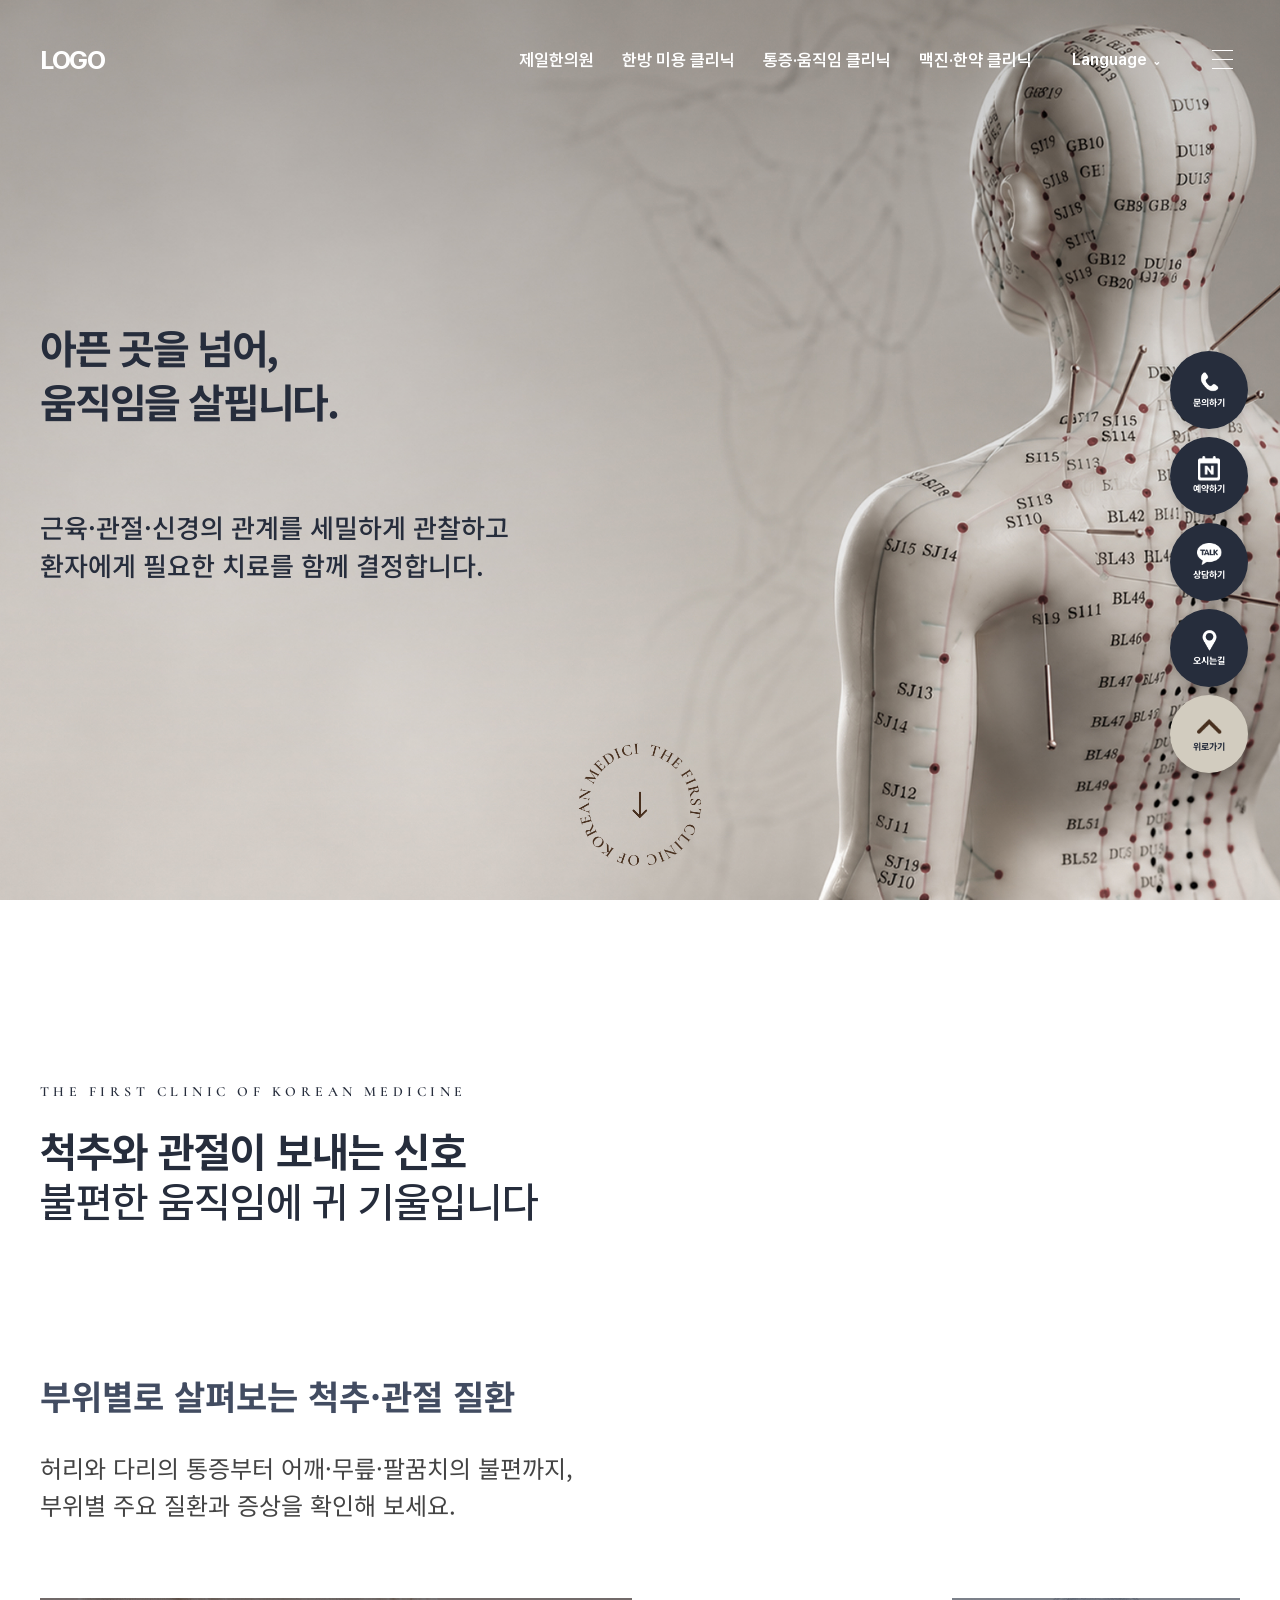
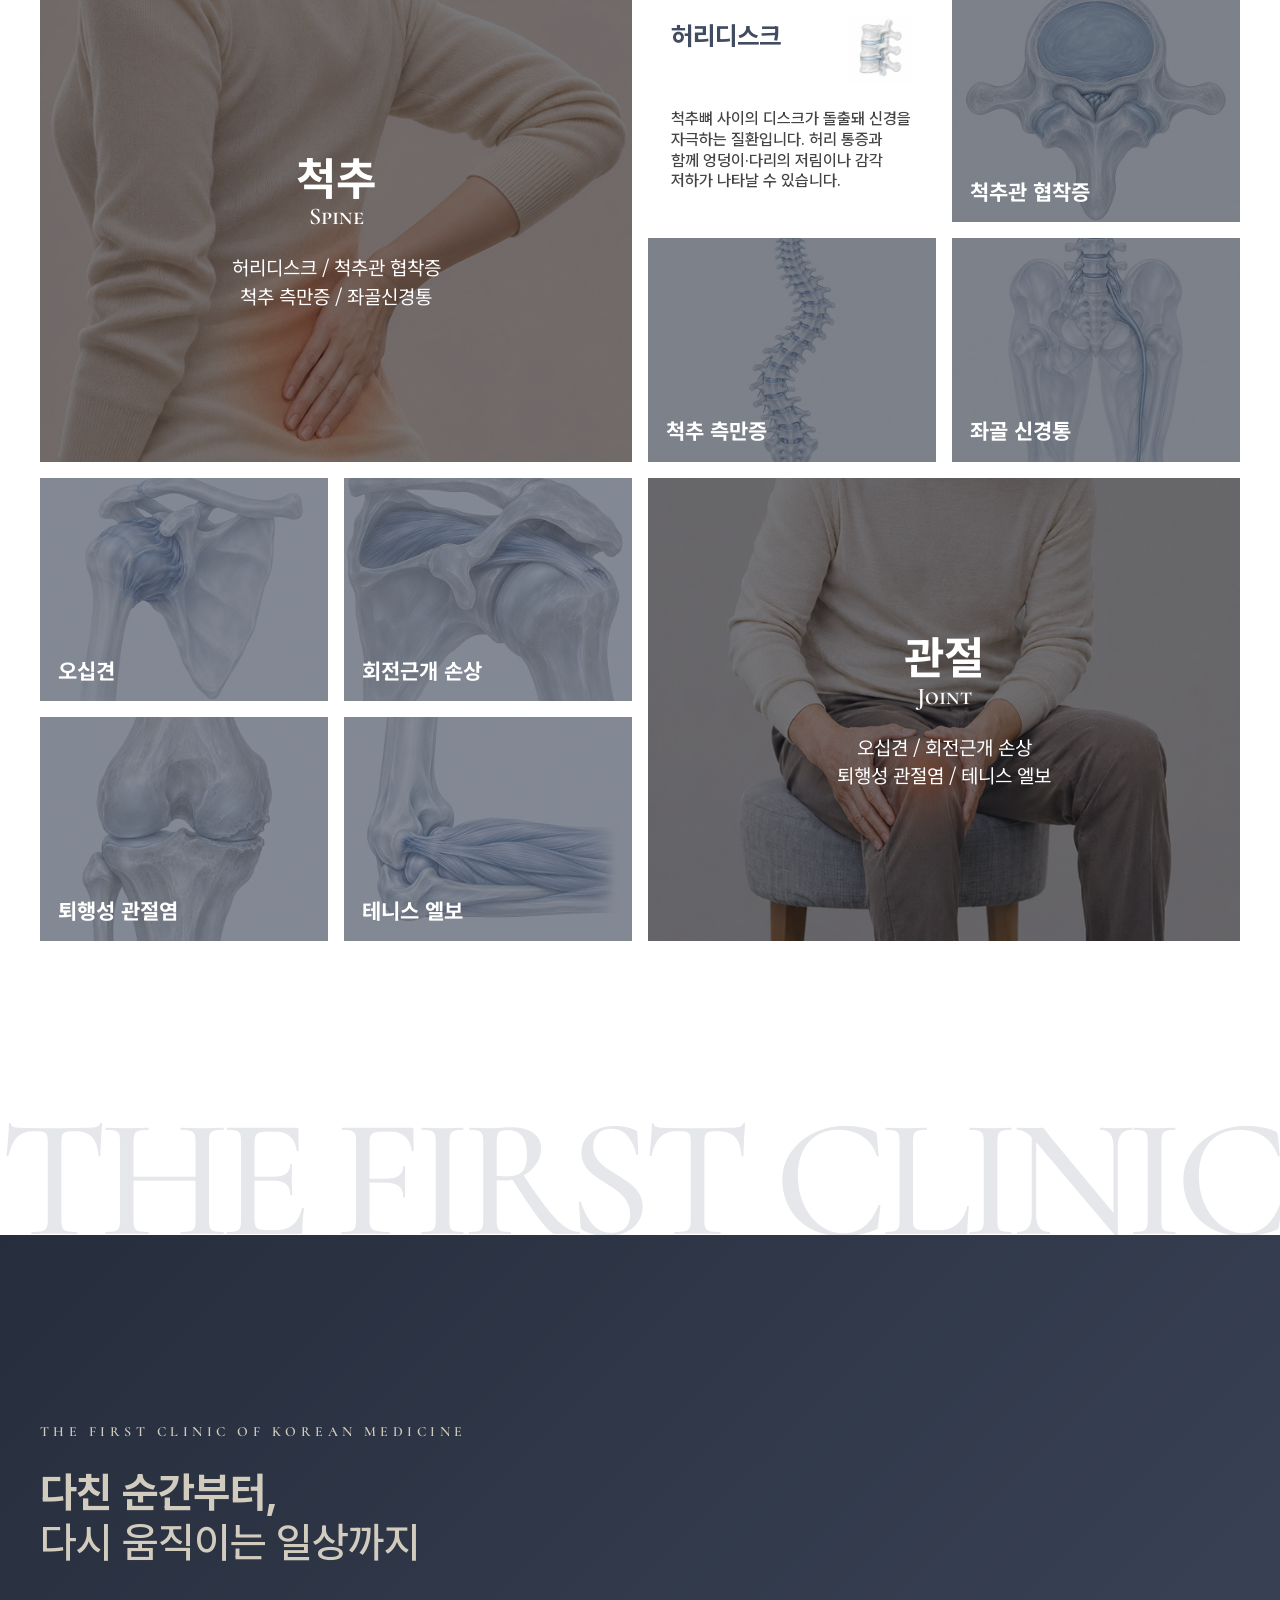
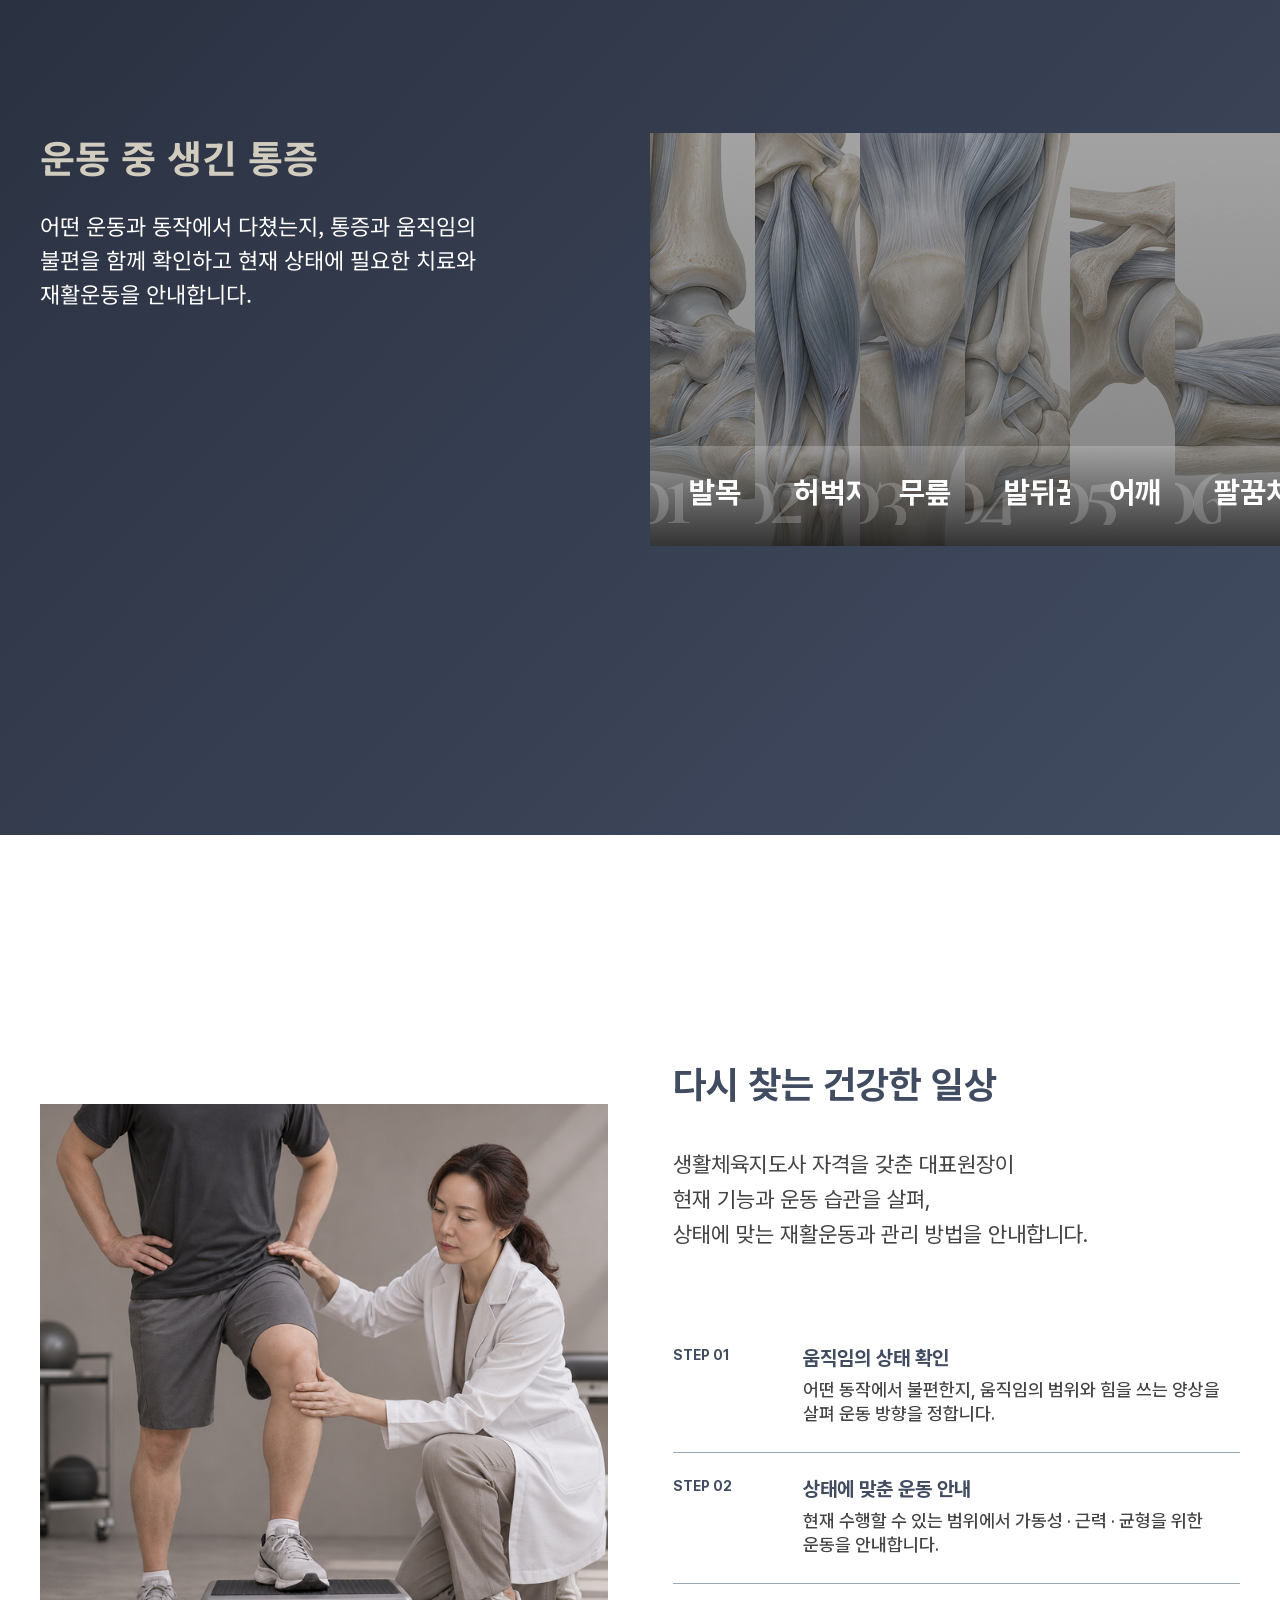
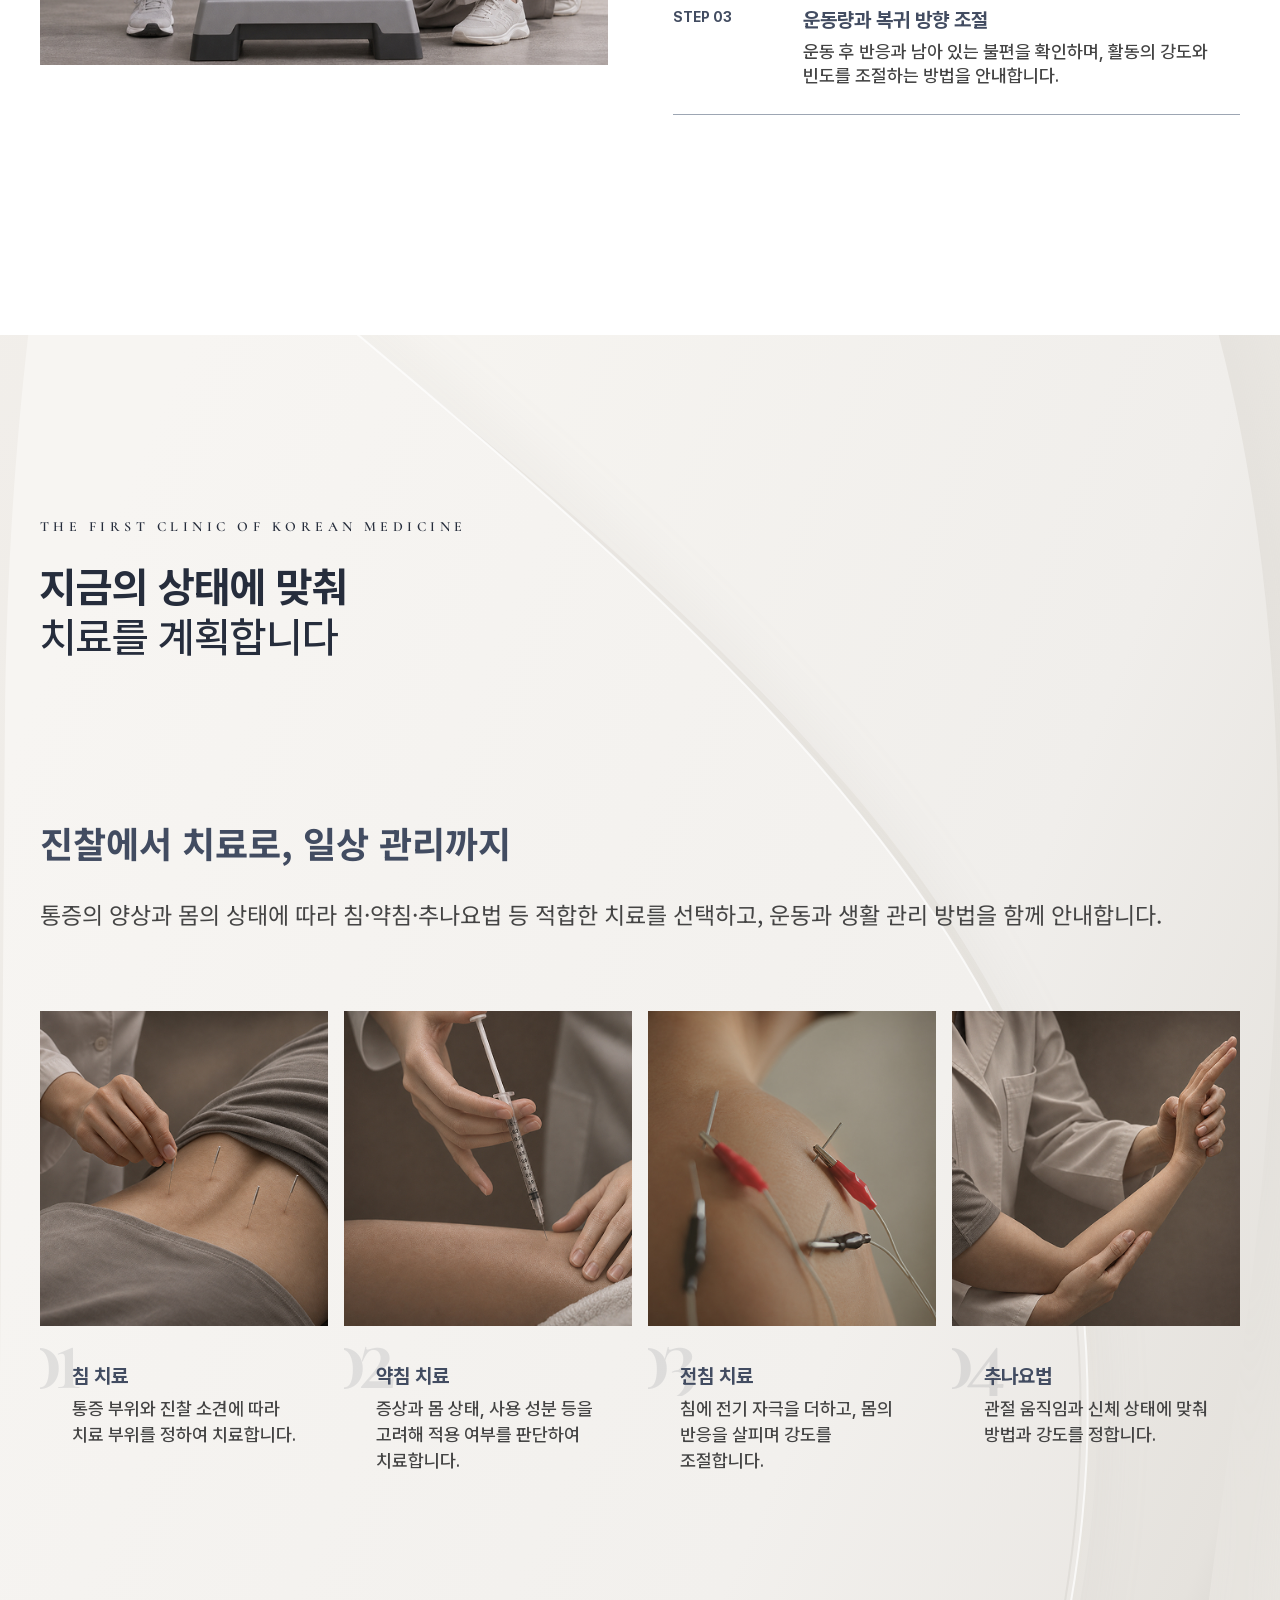
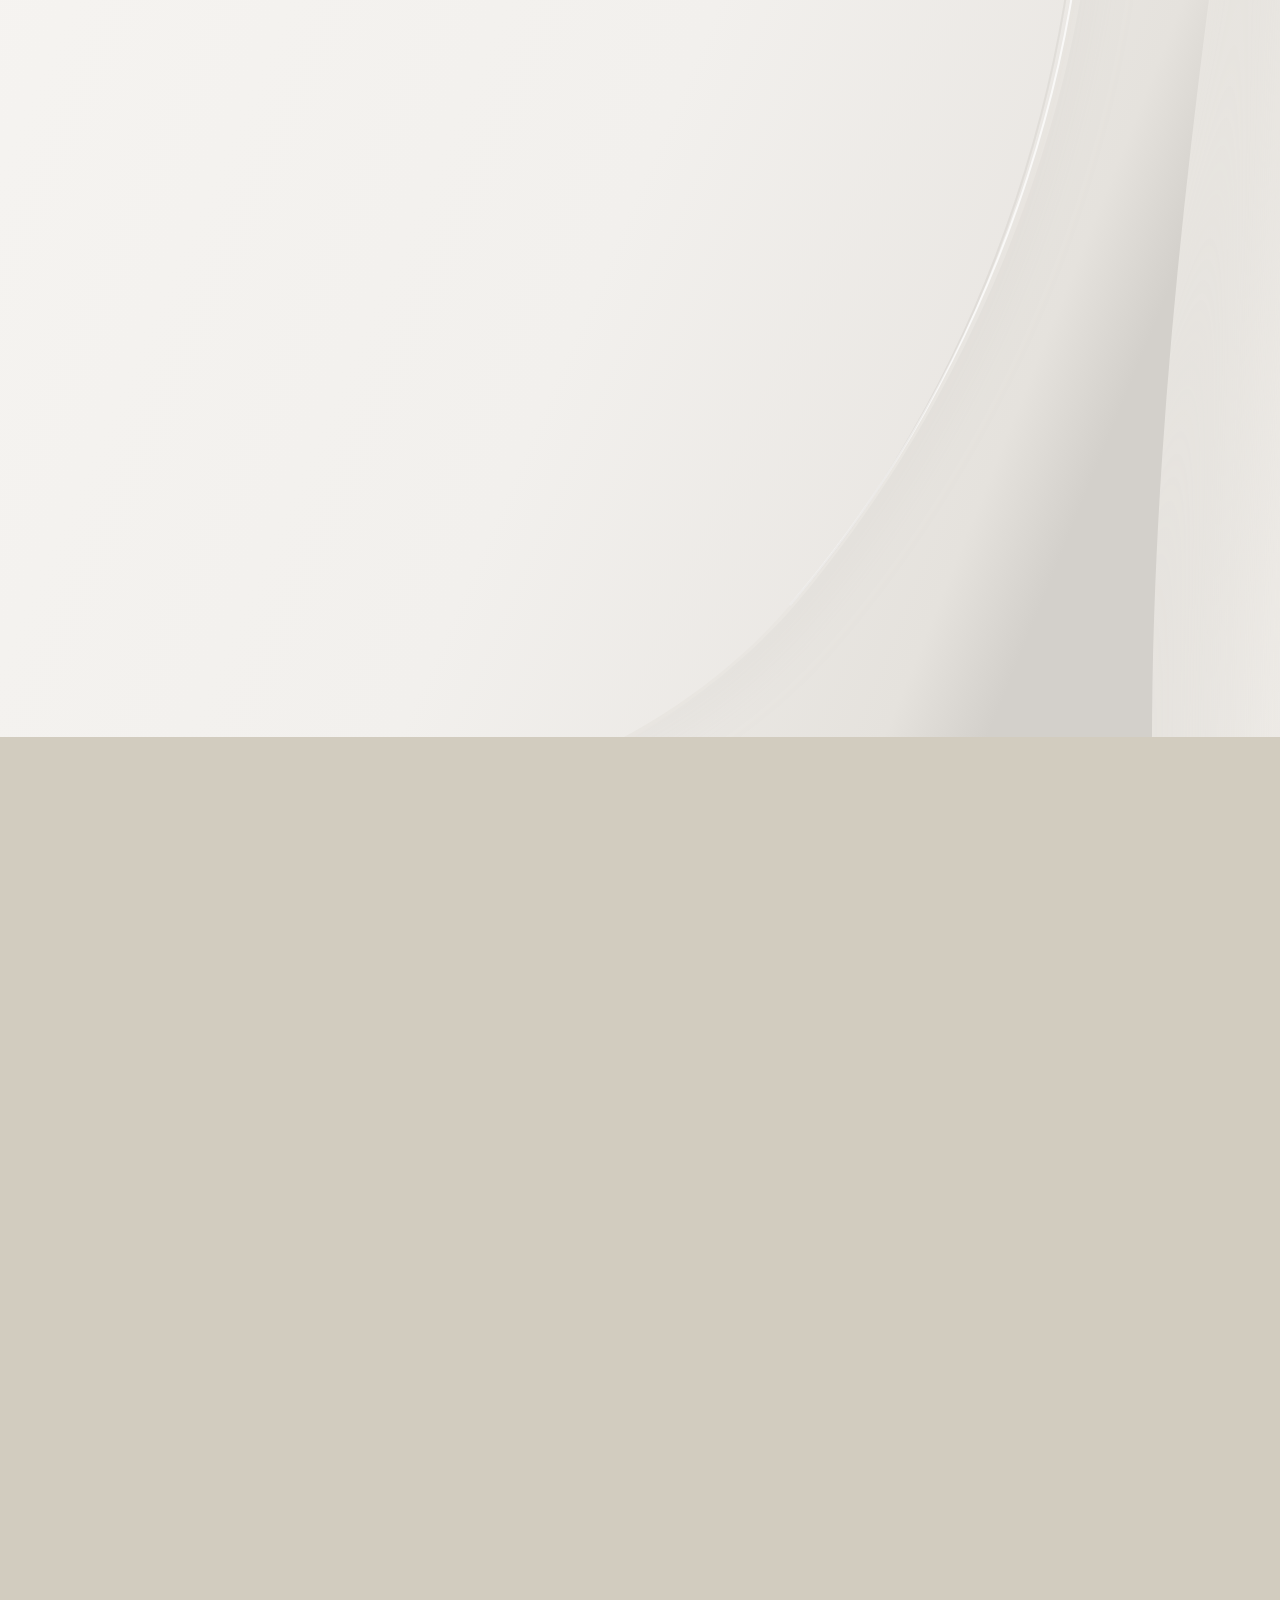
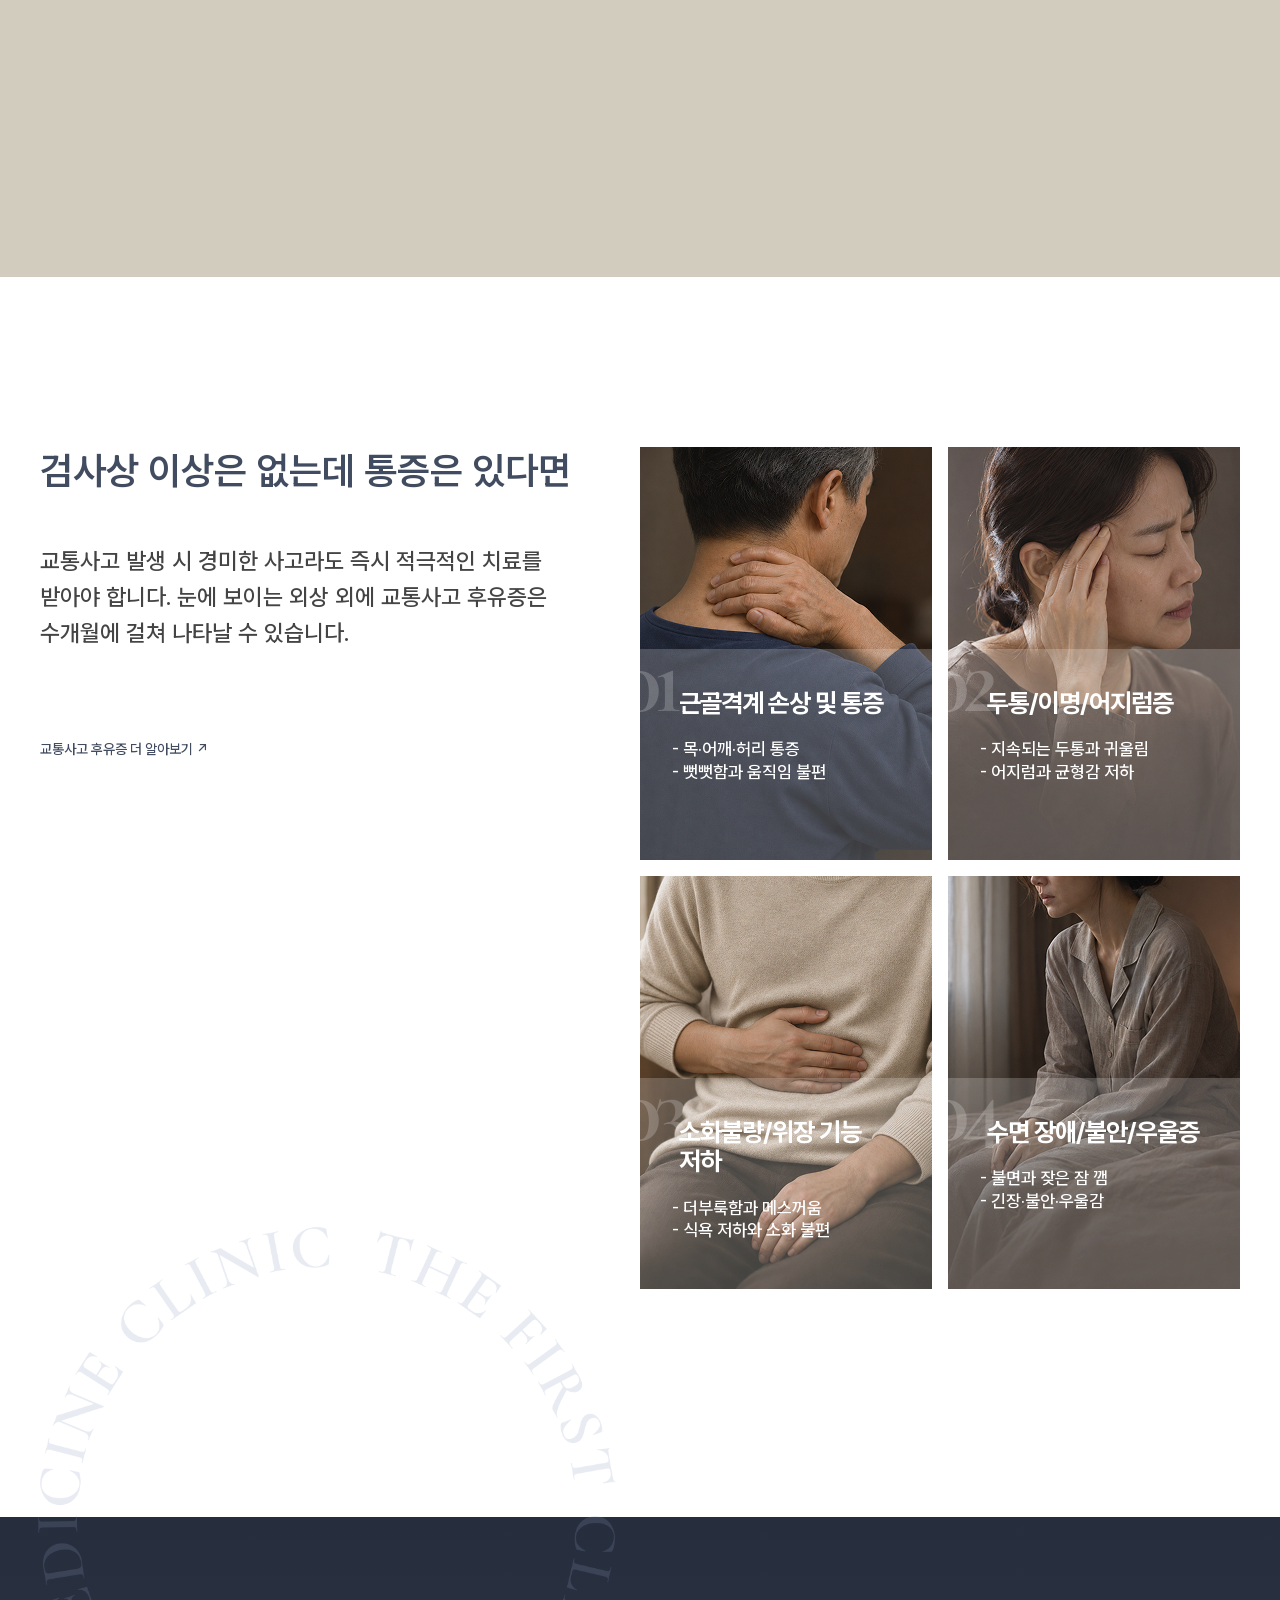
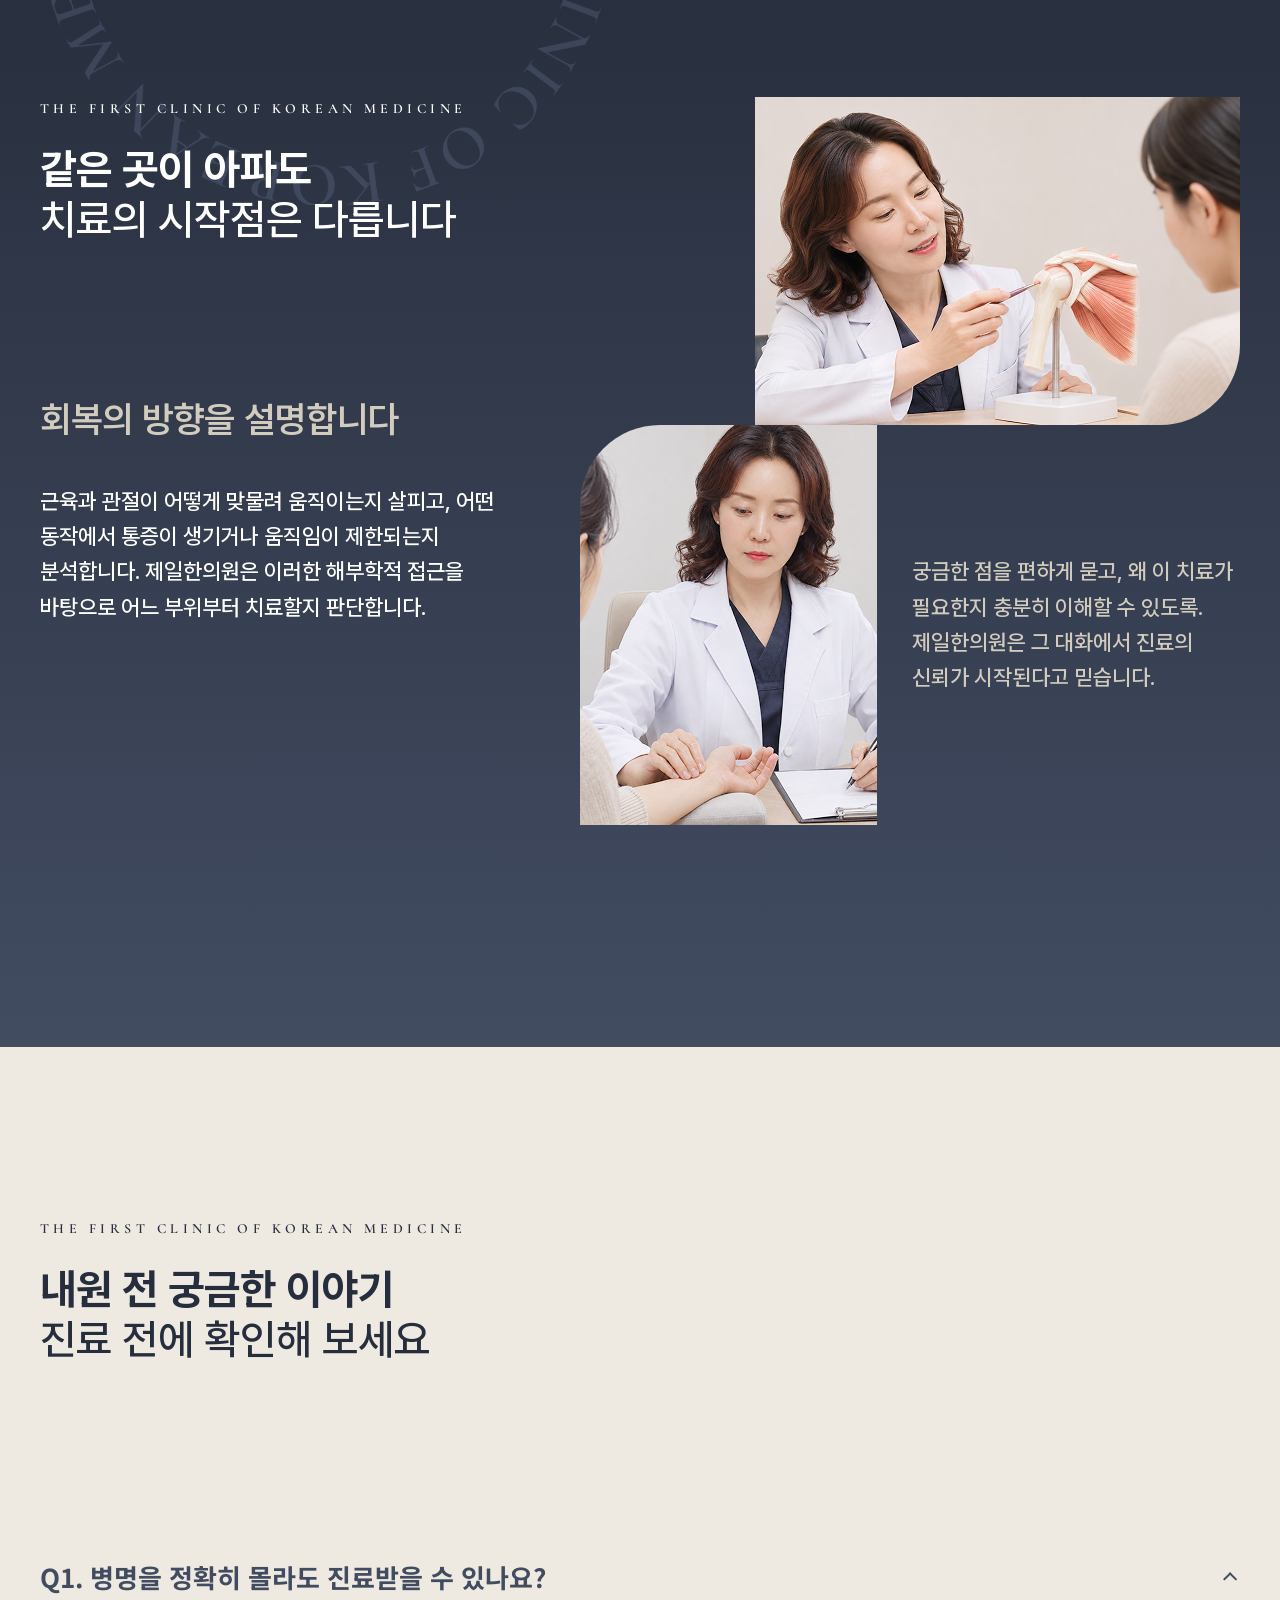
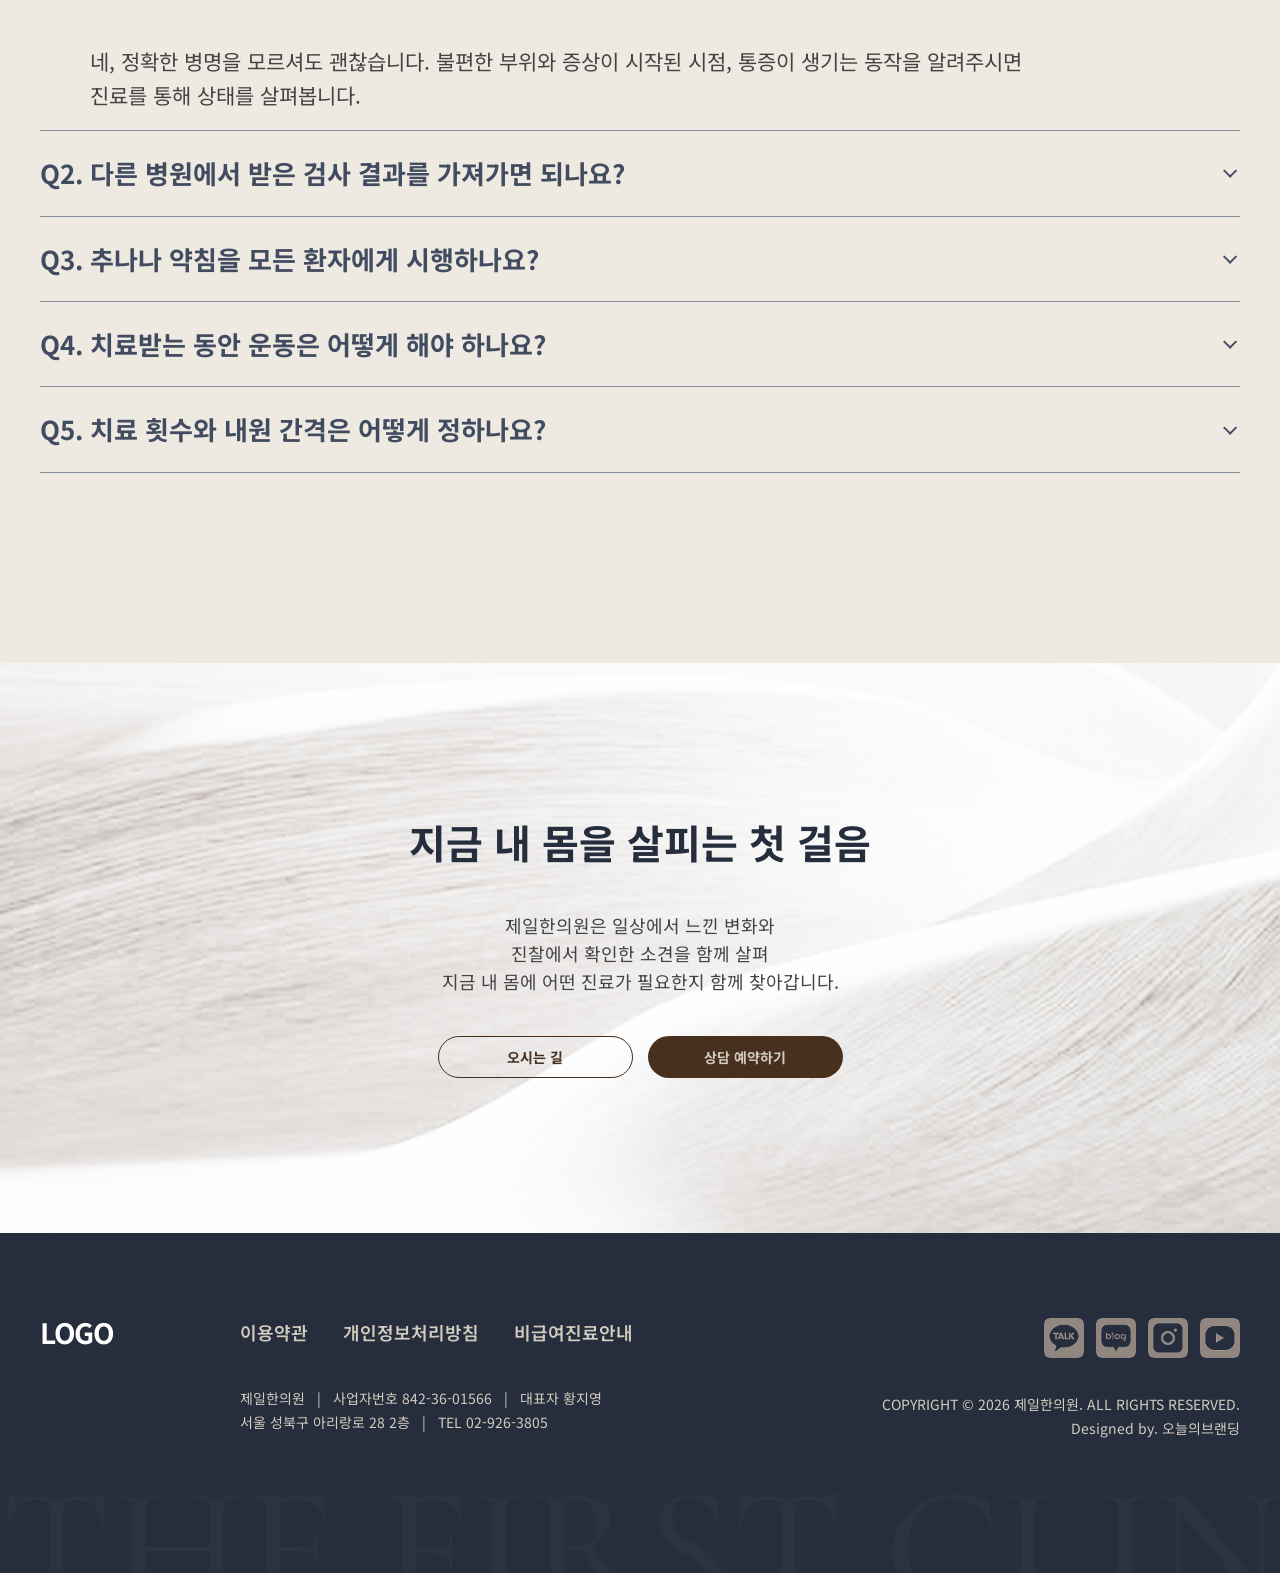
<file: pain.html>
<!doctype html>
<html lang="ko">
<head>
  <meta charset="utf-8">
  <meta name="viewport" content="width=device-width, initial-scale=1">
  <meta name="theme-color" content="#262d3c">
  <meta name="description" content="제일한의원 통증·움직임 클리닉. 척추·관절, 운동 중 통증, 교통사고 후 불편을 살피고 현재 상태에 맞는 치료를 안내합니다.">
  <title>통증·움직임 클리닉 | 제일한의원</title>
  <link rel="preconnect" href="https://fonts.googleapis.com">
  <link rel="preconnect" href="https://fonts.gstatic.com" crossorigin>
  <link href="https://fonts.googleapis.com/css2?family=Cormorant+Garamond:wght@400;500;600&family=Cormorant+SC:wght@500;600&family=Noto+Sans+KR:wght@400;500;600;700&display=swap" rel="stylesheet">
  <link rel="stylesheet" href="styles.css">
  <link rel="stylesheet" href="pain.css">
  <link rel="stylesheet" href="mega-menu.css">
  <script defer src="main.js"></script>
  <link rel="stylesheet" href="aos.css">
  <link rel="stylesheet" href="hero-scroll-shared.css">
  <link rel="stylesheet" href="header-unified.css">
  <link rel="stylesheet" href="language.css">
  <link rel="stylesheet" href="large-typography-shared.css">
  <link rel="stylesheet" href="section-heading-shared.css">
  <link rel="stylesheet" href="pain-conditions.css">
  <link rel="stylesheet" href="rehab-steps.css">
  <link rel="stylesheet" href="sports-cards.css">
  <link rel="stylesheet" href="treatment-numbers.css">
  <link rel="stylesheet" href="accident-layout.css">
  <link rel="stylesheet" href="after-accident.css">
  <link rel="stylesheet" href="pain-background-hd.css">
  <link rel="stylesheet" href="pain-philosophy-layout.css">
  <link rel="stylesheet" href="pain-faq.css">
</head>
<body id="top">
  <a class="skip-link" href="#main">본문으로 바로가기</a>
  <header class="site-header" id="site-header">
    <a class="brand" href="index.html" aria-label="제일한의원 메인으로">LOGO</a>
    <nav class="primary-nav" id="primary-nav" aria-label="주 메뉴">
      <a href="index.html">제일한의원</a>
      <a href="beauty.html">한방 미용 클리닉</a>
      <a href="pain.html" aria-current="page">통증·움직임 클리닉</a>
      <a href="herbal.html">맥진·한약 클리닉</a>
    </nav>
    <div class="header-tools"><details class="language"><summary>Language</summary><div class="language-options"><a href="pain.html" lang="ko">한국어</a><a href="en/pain.html" lang="en">English</a></div></details><button class="menu-button" type="button" aria-label="메뉴 열기" aria-controls="primary-nav" aria-expanded="false"><span></span><span></span><span></span></button></div>
  </header>

  <aside class="quick-links" aria-label="빠른 메뉴">
    <a href="tel:029263805" aria-label="전화 문의"><img src="assets/main/icon_1.png" alt=""><span>문의하기</span></a>
    <a href="https://naver.me/GgWrJkTM" target="_blank" rel="noopener noreferrer" aria-label="네이버 플레이스에서 예약하기"><img src="assets/main/icon_2.png" alt=""><span>예약하기</span></a>
    <a href="tel:029263805" aria-label="전화 상담"><img src="assets/main/icon_3.png" alt=""><span>상담하기</span></a>
    <a href="brand.html#brand-visit" aria-label="오시는 길"><img src="assets/main/icon_4.png" alt=""><span>오시는길</span></a>
    <a class="quick-top" href="#top" aria-label="위로 가기"><img src="assets/main/icon_5.png" alt=""><span>위로가기</span></a>
  </aside>

  <main id="main">
    <section class="pain-hero" aria-labelledby="pain-hero-title"><div class="pain-hero-photo" role="img" aria-label="인체의 경혈을 나타낸 해부 모형"></div><div class="container pain-hero-copy"><h1 id="pain-hero-title">아픈 곳을 넘어,<br>움직임을 살핍니다.</h1><p>근육·관절·신경의 관계를 세밀하게 관찰하고<br>환자에게 필요한 치료를 함께 결정합니다.</p></div><a class="pain-scroll hero-scroll-unified" href="#conditions" aria-label="아래로 이동"><img class="hero-scroll-text" src="assets/main/hero-scroll-original.png" alt="" aria-hidden="true"><img class="hero-scroll-arrow" src="assets/main/hero-scroll-original.png" alt="" aria-hidden="true"></a></section>

    <section class="conditions" id="conditions" aria-labelledby="conditions-title"><div class="container"><p class="eyebrow">The First Clinic of Korean Medicine</p><h2 id="conditions-title" class="shared-split-heading"><span>척추와 관절이 보내는 신호</span><span>불편한 움직임에 귀 기울입니다</span></h2><div class="conditions-intro"><h3>부위별로 살펴보는 척추·관절 질환</h3><p>허리와 다리의 통증부터 어깨·무릎·팔꿈치의 불편까지,<br>부위별 주요 질환과 증상을 확인해 보세요.</p></div><div class="condition-mosaic">
      <article class="condition-feature spine"><img src="assets/pain/section1_1.jpg" alt="허리 통증을 느끼는 사람" loading="lazy"><div><h3>척추</h3><span>Spine</span><p>허리디스크 / 척추관 협착증<br>척추 측만증 / 좌골신경통</p></div></article>
      <div class="condition-small-grid spine-cards"><article class="active" tabindex="0"><img src="assets/pain/section1_2.jpg" alt="허리디스크 해부 이미지" loading="lazy"><div><h3>허리디스크</h3><img class="condition-icon" src="assets/pain/section1_22.jpg" alt="" aria-hidden="true" loading="lazy"><p>척추뼈 사이의 디스크가 돌출돼 신경을 자극하는 질환입니다. 허리 통증과 함께 엉덩이·다리의 저림이나 감각 저하가 나타날 수 있습니다.</p></div></article><article tabindex="0"><img src="assets/pain/section1_3.jpg" alt="척추관 협착증 해부 이미지" loading="lazy"><div><h3>척추관 협착증</h3><img class="condition-icon" src="assets/pain/section1_33.jpg" alt="" aria-hidden="true" loading="lazy"><p>신경이 지나는 척추관이 좁아져 통증과 저림을 유발하는 질환입니다. 오래 서 있거나 걸을 때 허리와 다리의 불편이 심해질 수 있습니다.</p></div></article><article tabindex="0"><img src="assets/pain/section1_4.jpg" alt="척추 측만증 해부 이미지" loading="lazy"><div><h3>척추 측만증</h3><img class="condition-icon" src="assets/pain/section1_44.jpg" alt="" aria-hidden="true" loading="lazy"><p>척추가 옆으로 휘고 회전하면서 몸의 정렬이 달라지는 질환입니다. 어깨나 골반의 높이가 다르거나 몸통이 한쪽으로 기울어 보일 수 있습니다.</p></div></article><article tabindex="0"><img src="assets/pain/section1_5.jpg" alt="좌골 신경통 해부 이미지" loading="lazy"><div><h3>좌골 신경통</h3><img class="condition-icon" src="assets/pain/section1_55.jpg" alt="" aria-hidden="true" loading="lazy"><p>좌골신경이 자극되거나 눌리면서 엉덩이에서 다리 뒤쪽으로 통증이 이어지는 증상입니다. 저림이나 감각 둔화가 함께 나타나기도 합니다.</p></div></article></div>
      <div class="condition-small-grid joint-cards"><article tabindex="0"><img src="assets/pain/section1_6.jpg" alt="오십견 해부 이미지" loading="lazy"><div><h3>오십견</h3><img class="condition-icon" src="assets/pain/section1_66.jpg" alt="" aria-hidden="true" loading="lazy"><p>어깨가 굳고 통증이 생겨 팔을 들거나 뒤로 돌리는 동작이 어려워질 수 있습니다.</p></div></article><article tabindex="0"><img src="assets/pain/section1_7.jpg" alt="회전근개 손상 해부 이미지" loading="lazy"><div><h3>회전근개 손상</h3><img class="condition-icon" src="assets/pain/section1_77.jpg" alt="" aria-hidden="true" loading="lazy"><p>어깨 힘줄이 손상돼 팔을 들 때 아프거나 힘이 빠지는 증상이 나타날 수 있습니다.</p></div></article><article tabindex="0"><img src="assets/pain/section1_8.jpg" alt="퇴행성 관절염 해부 이미지" loading="lazy"><div><h3>퇴행성 관절염</h3><img class="condition-icon" src="assets/pain/section1_88.jpg" alt="" aria-hidden="true" loading="lazy"><p>관절에 통증과 뻣뻣함이 생기며, 걷거나 계단을 오르내릴 때 불편할 수 있습니다.</p></div></article><article tabindex="0"><img src="assets/pain/section1_9.jpg" alt="테니스 엘보 해부 이미지" loading="lazy"><div><h3>테니스 엘보</h3><img class="condition-icon" src="assets/pain/section1_99.jpg" alt="" aria-hidden="true" loading="lazy"><p>팔꿈치 바깥쪽에 통증이 생기며, 물건을 쥐거나 손목을 움직일 때 심해질 수 있습니다.</p></div></article></div>
      <article class="condition-feature joint"><img src="assets/pain/section1_10.jpg" alt="무릎 불편을 느끼는 사람" loading="lazy"><div><h3>관절</h3><span>Joint</span><p>오십견 / 회전근개 손상<br>퇴행성 관절염 / 테니스 엘보</p></div></article>
    </div></div></section>

    <div class="large-typography pain-large-type" aria-hidden="true"><div class="large-typography-track"><span>THE FIRST CLINIC OF KOREAN MEDICINE CLINIC</span><span>THE FIRST CLINIC OF KOREAN MEDICINE CLINIC</span></div></div>

    <section class="sports" aria-labelledby="sports-title"><div class="container"><p class="eyebrow">The First Clinic of Korean Medicine</p><h2 id="sports-title" class="shared-split-heading"><span>다친 순간부터,</span><span>다시 움직이는 일상까지</span></h2><div class="sports-body"><div><h3>운동 중 생긴 통증</h3><p>어떤 운동과 동작에서 다쳤는지, 통증과 움직임의 불편을 함께 확인하고 현재 상태에 필요한 치료와 재활운동을 안내합니다.</p></div><div class="sports-scroll" aria-label="운동 중 통증 부위">
      <article tabindex="0"><img src="assets/pain/section2_1.jpg" alt="발목 인대 이미지" loading="lazy"><img class="sports-photo" src="assets/pain/section2_11.jpg" alt="" aria-hidden="true" loading="lazy"><div><span>01</span><h4>발목</h4><p>발목 염좌 / 인대 손상</p></div></article><article tabindex="0"><img src="assets/pain/section2_2.jpg" alt="종아리 근육 이미지" loading="lazy"><img class="sports-photo" src="assets/pain/section2_22.jpg" alt="" aria-hidden="true" loading="lazy"><div><span>02</span><h4>허벅지·종아리</h4><p>햄스트링 / 종아리 근육 손상</p></div></article><article tabindex="0"><img src="assets/pain/section2_3.jpg" alt="무릎 이미지" loading="lazy"><img class="sports-photo" src="assets/pain/section2_33.jpg" alt="" aria-hidden="true" loading="lazy"><div><span>03</span><h4>무릎</h4><p>슬개건병증 / 반월상연골·인대 손상</p></div></article><article tabindex="0"><img src="assets/pain/section2_4.jpg" alt="발뒤꿈치 이미지" loading="lazy"><img class="sports-photo" src="assets/pain/section2_44.jpg" alt="" aria-hidden="true" loading="lazy"><div><span>04</span><h4>발뒤꿈치</h4><p>아킬레스건병증</p></div></article><article tabindex="0"><img src="assets/pain/section2_5.jpg" alt="어깨 힘줄 이미지" loading="lazy"><img class="sports-photo" src="assets/pain/section2_55.jpg" alt="" aria-hidden="true" loading="lazy"><div><span>05</span><h4>어깨</h4><p>회전근개 힘줄 손상</p></div></article><article tabindex="0"><img src="assets/pain/section2_6.jpg" alt="팔꿈치 힘줄 이미지" loading="lazy"><img class="sports-photo" src="assets/pain/section2_66.png" alt="" aria-hidden="true" loading="lazy"><div><span>06</span><h4>팔꿈치</h4><p>테니스 엘보·골프 엘보</p></div></article>
    </div></div></div></section>

    <section class="rehab" aria-labelledby="rehab-title"><div class="container rehab-grid"><img src="assets/pain/section3.jpg" alt="움직임과 운동 상태를 살피는 의료진" loading="lazy"><div><h2 id="rehab-title">다시 찾는 건강한 일상</h2><p>생활체육지도사 자격을 갖춘 대표원장이<br>현재 기능과 운동 습관을 살펴,<br>상태에 맞는 재활운동과 관리 방법을 안내합니다.</p><ol><li><span>STEP 01</span><div><h3>움직임의 상태 확인</h3><p>어떤 동작에서 불편한지, 움직임의 범위와 힘을 쓰는 양상을 살펴 운동 방향을 정합니다.</p></div></li><li><span>STEP 02</span><div><h3>상태에 맞춘 운동 안내</h3><p>현재 수행할 수 있는 범위에서 가동성 · 근력 · 균형을 위한 운동을 안내합니다.</p></div></li><li><span>STEP 03</span><div><h3>운동량과 복귀 방향 조절</h3><p>운동 후 반응과 남아 있는 불편을 확인하며, 활동의 강도와 빈도를 조절하는 방법을 안내합니다.</p></div></li></ol></div></div></section>

    <section class="treatments" aria-labelledby="treatments-title"><div class="container"><p class="eyebrow">The First Clinic of Korean Medicine</p><h2 id="treatments-title" class="shared-split-heading"><span>지금의 상태에 맞춰</span><span>치료를 계획합니다</span></h2><div class="treatment-intro"><h3>진찰에서 치료로, 일상 관리까지</h3><p>통증의 양상과 몸의 상태에 따라 침·약침·추나요법 등 적합한 치료를 선택하고, 운동과 생활 관리 방법을 함께 안내합니다.</p></div><div class="treatment-grid">
      <article><img src="assets/pain/section4_1.jpg" alt="침 치료" loading="lazy"><div><span class="treatment-number" aria-hidden="true"><span>01</span></span><h3>침 치료</h3><p>통증 부위와 진찰 소견에 따라 치료 부위를 정하여 치료합니다.</p></div></article><article><img src="assets/pain/section4_2.jpg" alt="약침 치료" loading="lazy"><div><span class="treatment-number" aria-hidden="true"><span>02</span></span><h3>약침 치료</h3><p>증상과 몸 상태, 사용 성분 등을 고려해 적용 여부를 판단하여 치료합니다.</p></div></article><article><img src="assets/pain/section4_3.jpg" alt="전침 치료" loading="lazy"><div><span class="treatment-number" aria-hidden="true"><span>03</span></span><h3>전침 치료</h3><p>침에 전기 자극을 더하고, 몸의 반응을 살피며 강도를 조절합니다.</p></div></article><article><img src="assets/pain/section4_4.jpg" alt="추나요법" loading="lazy"><div><span class="treatment-number" aria-hidden="true"><span>04</span></span><h3>추나요법</h3><p>관절 움직임과 신체 상태에 맞춰 방법과 강도를 정합니다.</p></div></article><article><img src="assets/pain/section4_5.jpg" alt="부항 치료" loading="lazy"><div><span class="treatment-number" aria-hidden="true"><span>05</span></span><h3>부항 치료</h3><p>치료 부위에 부항 컵을 붙이고, 컵 안의 압력을 낮춰 피부에 자극을 줍니다.</p></div></article><article><img src="assets/pain/section4_6.jpg" alt="한약 치료" loading="lazy"><div><span class="treatment-number" aria-hidden="true"><span>06</span></span><h3>한약 치료</h3><p>증상과 함께 소화·수면 등 몸 상태를 살펴 한약을 처방합니다.</p></div></article><article><img src="assets/pain/section4_7.jpg" alt="뜸 치료" loading="lazy"><div><span class="treatment-number" aria-hidden="true"><span>07</span></span><h3>뜸 치료</h3><p>쑥을 태울 때 생기는 열로 치료 부위에 온열 자극을 줍니다.</p></div></article><article><img src="assets/pain/section4_8.jpg" alt="운동과 생활 안내" loading="lazy"><div><span class="treatment-number" aria-hidden="true"><span>08</span></span><h3>운동·생활 안내</h3><p>현재 상태와 일상 동작을 고려해 일상에서도 가능한 관리 방법을 안내합니다.</p></div></article>
    </div></div></section>

    <section class="accident" aria-labelledby="accident-title"><div class="container"><div class="accident-top"><div><p class="eyebrow">The First Clinic of Korean Medicine</p><h2 id="accident-title" class="shared-split-heading"><span>교통사고 후유증,</span><span>골든타임을 놓치지 마세요</span></h2></div><ul><li>사고 직후에는 뚜렷하지 않았던 불편도 살핍니다.</li><li>시간이 지나며 새로 생기거나 달라진 증상을 확인합니다.</li><li>통증의 강도뿐 아니라 움직임과 일상의 변화를 살핍니다.</li><li>지속되는 불편은 현재 상태를 다시 평가해 관리합니다.</li></ul></div><div class="accident-timeline">
      <article><img src="assets/pain/icon_6.png" alt=""><h3>사고 당일 - 3일</h3><p>아드레날린과 긴장으로 통증이 무뎌진 상태이나 실제로는 근육, 인대, 신경에 손상이 진행 중입니다.</p><div class="accident-tags"><span>목이 뻐근한 느낌</span><span>어깨가 무거운 느낌</span><span>가벼운 두통이나 어지러움</span></div></article>
      <article><img src="assets/pain/icon_7.png" alt=""><h3>1주 - 2주 후</h3><p>긴장과 흥분 상태가 완화되고, 염증 반응과 통증이 본격화되며 치료가 꼭 이루어져야 하는 시기입니다.</p><div class="accident-tags"><span>뻐근함이 통증으로 발전</span><span>팔과 손 저림</span><span>두통, 허리 통증</span><span>집중력 저하</span><span>피로감</span></div></article>
      <article><img src="assets/pain/icon_8.png" alt=""><h3>1개월 - 3개월</h3><p>급성기를 넘어 만성화가 진행되며, 시간이 지날수록 회복이 점점 어려워집니다.</p><div class="accident-tags"><span>목·허리 디스크로 발전</span><span>만성 두통과 편두통</span><span>불면증</span><span>우울감</span><span>전신피로</span><span>무기력증</span></div></article>
      <article><img src="assets/pain/icon_9.png" alt=""><h3>6개월 이후</h3><p>구조적 변화가 고착화되어 완치보다는 평생 관리가 필요한 상태가 됩니다.</p><div class="accident-tags"><span>목·허리 만성 통증</span><span>만성 두통과 편두통</span><span>외상 후 스트레스 장애</span><span>만성피로 증후군</span></div></article>
    </div></div></section>

    <section class="after-accident" aria-labelledby="after-accident-title"><div class="container after-accident-grid"><div class="after-accident-copy"><h2 id="after-accident-title">검사상 이상은 없는데 통증은 있다면</h2><p>교통사고 발생 시 경미한 사고라도 즉시 적극적인 치료를 받아야 합니다. 눈에 보이는 외상 외에 교통사고 후유증은 수개월에 걸쳐 나타날 수 있습니다.</p><a href="#accident-title">교통사고 후유증 더 알아보기 <span aria-hidden="true">↗</span></a></div><div class="after-accident-cards">
      <article style="--after-image:url('assets/pain/section5_1.jpg')"><div><span class="after-number" aria-hidden="true"><span>01</span></span><h3>근골격계 손상 및 통증</h3><p>- 목·어깨·허리 통증<br>- 뻣뻣함과 움직임 불편</p></div></article><article style="--after-image:url('assets/pain/section5_2.jpg')"><div><span class="after-number" aria-hidden="true"><span>02</span></span><h3>두통/이명/어지럼증</h3><p>- 지속되는 두통과 귀울림<br>- 어지럼과 균형감 저하</p></div></article><article style="--after-image:url('assets/pain/section5_3.jpg')"><div><span class="after-number" aria-hidden="true"><span>03</span></span><h3>소화불량/위장 기능 저하</h3><p>- 더부룩함과 메스꺼움<br>- 식욕 저하와 소화 불편</p></div></article><article style="--after-image:url('assets/pain/section5_4.jpg')"><div><span class="after-number" aria-hidden="true"><span>04</span></span><h3>수면 장애/불안/우울증</h3><p>- 불면과 잦은 잠 깸<br>- 긴장·불안·우울감</p></div></article>
    </div></div></section>

    <section class="pain-philosophy" aria-labelledby="pain-philosophy-title"><div class="container pain-philosophy-grid"><div><p class="eyebrow">The First Clinic of Korean Medicine</p><h2 id="pain-philosophy-title" class="shared-split-heading"><span>같은 곳이 아파도</span><span>치료의 시작점은 다릅니다</span></h2><h3>회복의 방향을 설명합니다</h3><p>근육과 관절이 어떻게 맞물려 움직이는지 살피고, 어떤 동작에서 통증이 생기거나 움직임이 제한되는지 분석합니다. 제일한의원은 이러한 해부학적 접근을 바탕으로 어느 부위부터 치료할지 판단합니다.</p></div><div class="philosophy-visual"><img src="assets/pain/section6_1.jpg" alt="어깨 구조를 설명하는 의료진" loading="lazy"><div><img src="assets/pain/section6_2.jpg" alt="환자와 상담하는 의료진" loading="lazy"><p>궁금한 점을 편하게 묻고, 왜 이 치료가 필요한지 충분히 이해할 수 있도록. 제일한의원은 그 대화에서 진료의 신뢰가 시작된다고 믿습니다.</p></div></div></div></section>

    <section class="pain-faq" id="pain-faq" aria-labelledby="pain-faq-title"><div class="container"><p class="eyebrow">The First Clinic of Korean Medicine</p><h2 id="pain-faq-title" class="shared-split-heading"><span>내원 전 궁금한 이야기</span><span>진료 전에 확인해 보세요</span></h2><div class="faq-list">
      <details open><summary>Q1. 병명을 정확히 몰라도 진료받을 수 있나요?</summary><p>네, 정확한 병명을 모르셔도 괜찮습니다. 불편한 부위와 증상이 시작된 시점, 통증이 생기는 동작을 알려주시면 진료를 통해 상태를 살펴봅니다.</p></details>
      <details><summary>Q2. 다른 병원에서 받은 검사 결과를 가져가면 되나요?</summary><p>네, 기존 검사 결과지나 영상 자료, 복용 중인 약 정보가 있다면 함께 가져와 주세요. 현재 증상과 기존 자료를 함께 살펴 진료에 참고합니다.</p></details>
      <details><summary>Q3. 추나나 약침을 모든 환자에게 시행하나요?</summary><p>모든 환자에게 동일하게 시행하지 않습니다. 증상과 몸 상태, 병력 등을 확인한 뒤 치료의 필요성과 적합성을 판단하고, 충분히 설명한 후 진행합니다.</p></details>
      <details><summary>Q4. 치료받는 동안 운동은 어떻게 해야 하나요?</summary><p>운동의 종류와 강도는 현재 상태에 따라 달라집니다. 평소 하는 운동을 알려주시면, 통증을 유발하는 동작과 조절이 필요한 범위를 살펴 안내합니다.</p></details>
      <details><summary>Q5. 치료 횟수와 내원 간격은 어떻게 정하나요?</summary><p>증상의 정도와 지속 기간, 일상생활의 불편을 고려해 계획합니다. 치료 후 통증과 움직임의 변화를 확인하며 횟수와 간격을 조정합니다.</p></details>
    </div></div></section>

    <section class="closing pain-closing" aria-labelledby="pain-closing-title"><div class="closing-content"><h2 id="pain-closing-title">지금 내 몸을 살피는 첫 걸음</h2><p>제일한의원은 일상에서 느낀 변화와<br>진찰에서 확인한 소견을 함께 살펴<br>지금 내 몸에 어떤 진료가 필요한지 함께 찾아갑니다.</p><div><a class="pill outline-dark" href="brand.html#brand-visit">오시는 길</a><a class="pill brown" href="tel:029263805">상담 예약하기</a></div></div></section>
  </main>

  <footer class="site-footer"><div class="container footer-inner"><a class="brand" href="index.html">LOGO</a><div class="footer-details"><div class="footer-links"><a href="terms.html">이용약관</a><a href="privacy.html">개인정보처리방침</a><span>비급여진료안내</span></div><p>제일한의원 &nbsp; | &nbsp; 사업자번호 842-36-01566 &nbsp; | &nbsp; 대표자 황지영<br>서울 성북구 아리랑로 28 2층 &nbsp; | &nbsp; TEL 02-926-3805</p></div><div class="footer-right"><div class="social-icons" aria-hidden="true"><img src="assets/main/f_icon_1.png" alt=""><img src="assets/main/f_icon_2.png" alt=""><img src="assets/main/f_icon_3.png" alt=""><img src="assets/main/f_icon_4.png" alt=""></div><p>COPYRIGHT © 2026 제일한의원. ALL RIGHTS RESERVED.<br>Designed by. 오늘의브랜딩</p></div></div><div class="footer-watermark" aria-hidden="true">THE FIRST CLINIC OF KOREAN MEDICINE</div></footer>
</body>
</html>
</file>
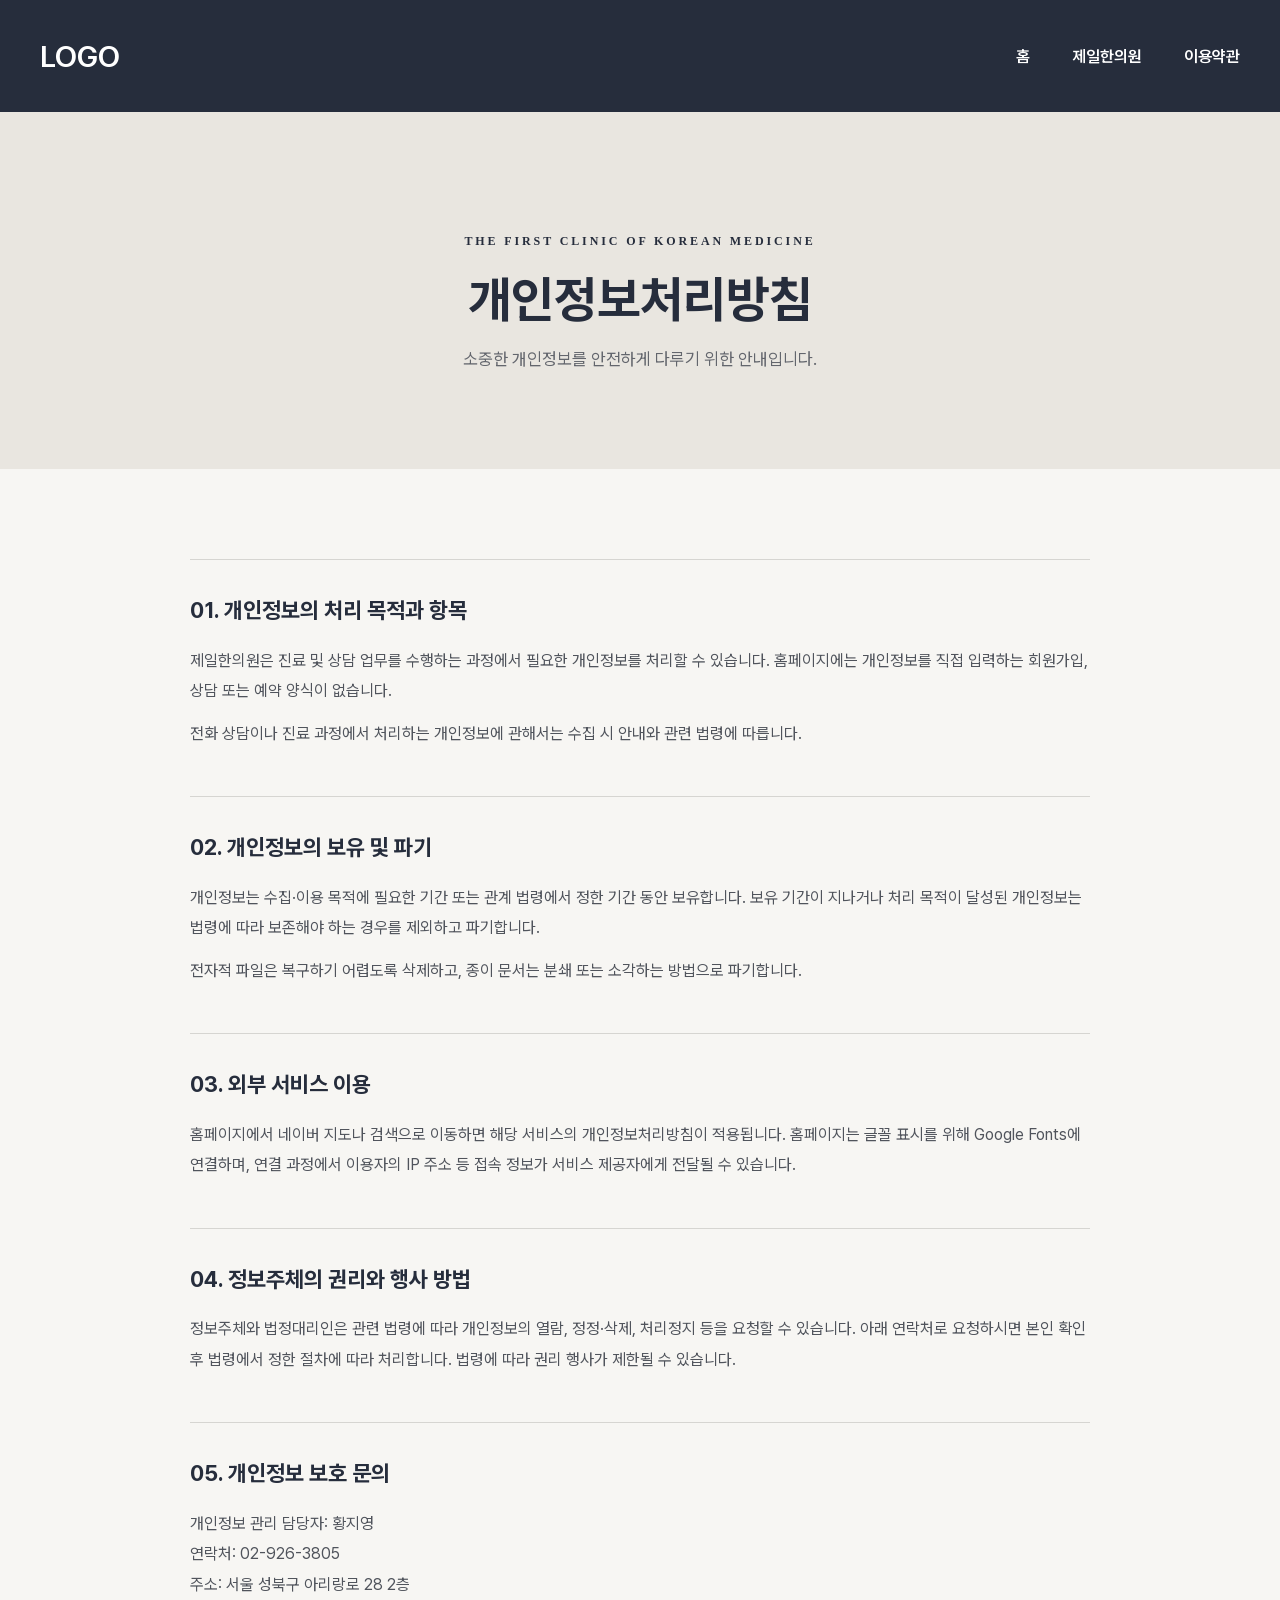
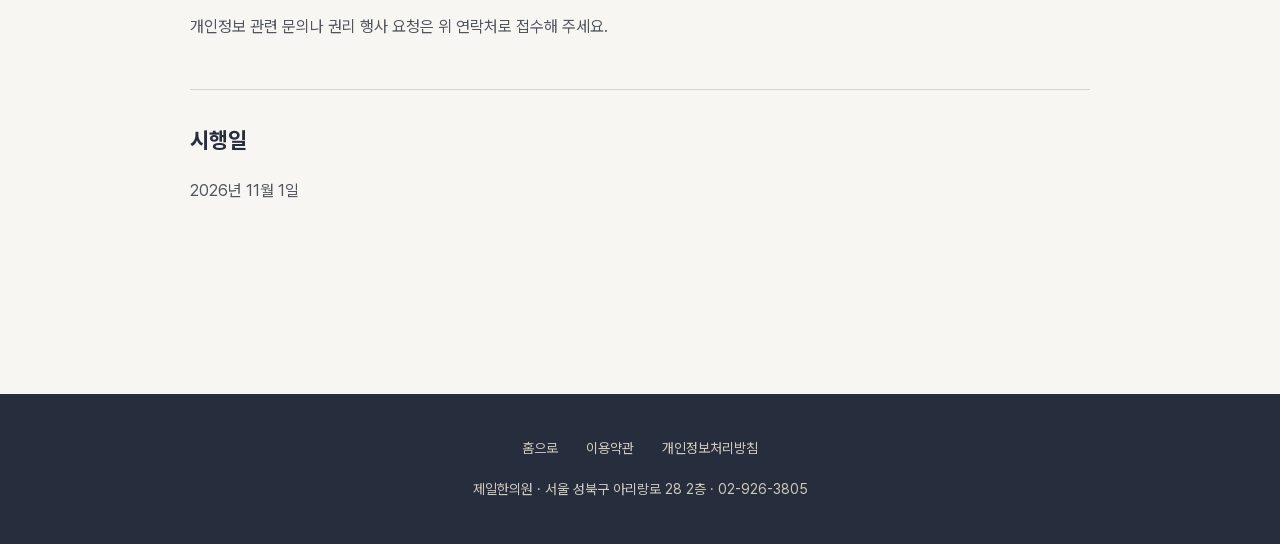
<file: privacy.html>
<!doctype html>
<html lang="ko"><head><meta charset="utf-8"><meta name="viewport" content="width=device-width,initial-scale=1"><title>개인정보처리방침 | 제일한의원</title><link rel="stylesheet" href="legal.css"></head><body>
<header class="legal-header"><div class="legal-header-inner"><a class="legal-logo" href="index.html">LOGO</a><nav class="legal-nav" aria-label="주 메뉴"><a href="index.html">홈</a><a href="index.html">제일한의원</a><a href="terms.html">이용약관</a></nav></div></header>
<main><div class="legal-hero"><p class="legal-eyebrow">The First Clinic of Korean Medicine</p><h1>개인정보처리방침</h1><p>소중한 개인정보를 안전하게 다루기 위한 안내입니다.</p></div><div class="legal-content">
<section class="legal-section"><h2>01. 개인정보의 처리 목적과 항목</h2><p>제일한의원은 진료 및 상담 업무를 수행하는 과정에서 필요한 개인정보를 처리할 수 있습니다. 홈페이지에는 개인정보를 직접 입력하는 회원가입, 상담 또는 예약 양식이 없습니다.</p><p>전화 상담이나 진료 과정에서 처리하는 개인정보에 관해서는 수집 시 안내와 관련 법령에 따릅니다.</p></section>
<section class="legal-section"><h2>02. 개인정보의 보유 및 파기</h2><p>개인정보는 수집·이용 목적에 필요한 기간 또는 관계 법령에서 정한 기간 동안 보유합니다. 보유 기간이 지나거나 처리 목적이 달성된 개인정보는 법령에 따라 보존해야 하는 경우를 제외하고 파기합니다.</p><p>전자적 파일은 복구하기 어렵도록 삭제하고, 종이 문서는 분쇄 또는 소각하는 방법으로 파기합니다.</p></section>
<section class="legal-section"><h2>03. 외부 서비스 이용</h2><p>홈페이지에서 네이버 지도나 검색으로 이동하면 해당 서비스의 개인정보처리방침이 적용됩니다. 홈페이지는 글꼴 표시를 위해 Google Fonts에 연결하며, 연결 과정에서 이용자의 IP 주소 등 접속 정보가 서비스 제공자에게 전달될 수 있습니다.</p></section>
<section class="legal-section"><h2>04. 정보주체의 권리와 행사 방법</h2><p>정보주체와 법정대리인은 관련 법령에 따라 개인정보의 열람, 정정·삭제, 처리정지 등을 요청할 수 있습니다. 아래 연락처로 요청하시면 본인 확인 후 법령에서 정한 절차에 따라 처리합니다. 법령에 따라 권리 행사가 제한될 수 있습니다.</p></section>
<section class="legal-section"><h2>05. 개인정보 보호 문의</h2><p>개인정보 관리 담당자: 황지영<br>연락처: 02-926-3805<br>주소: 서울 성북구 아리랑로 28 2층</p><p>개인정보 관련 문의나 권리 행사 요청은 위 연락처로 접수해 주세요.</p></section>
<section class="legal-section"><h2>시행일</h2><p>2026년 11월 1일</p></section>
</div></main><footer class="legal-footer"><nav><a href="index.html">홈으로</a><a href="terms.html">이용약관</a><a href="privacy.html" aria-current="page">개인정보처리방침</a></nav><p>제일한의원 · 서울 성북구 아리랑로 28 2층 · 02-926-3805</p></footer></body></html>
</file>
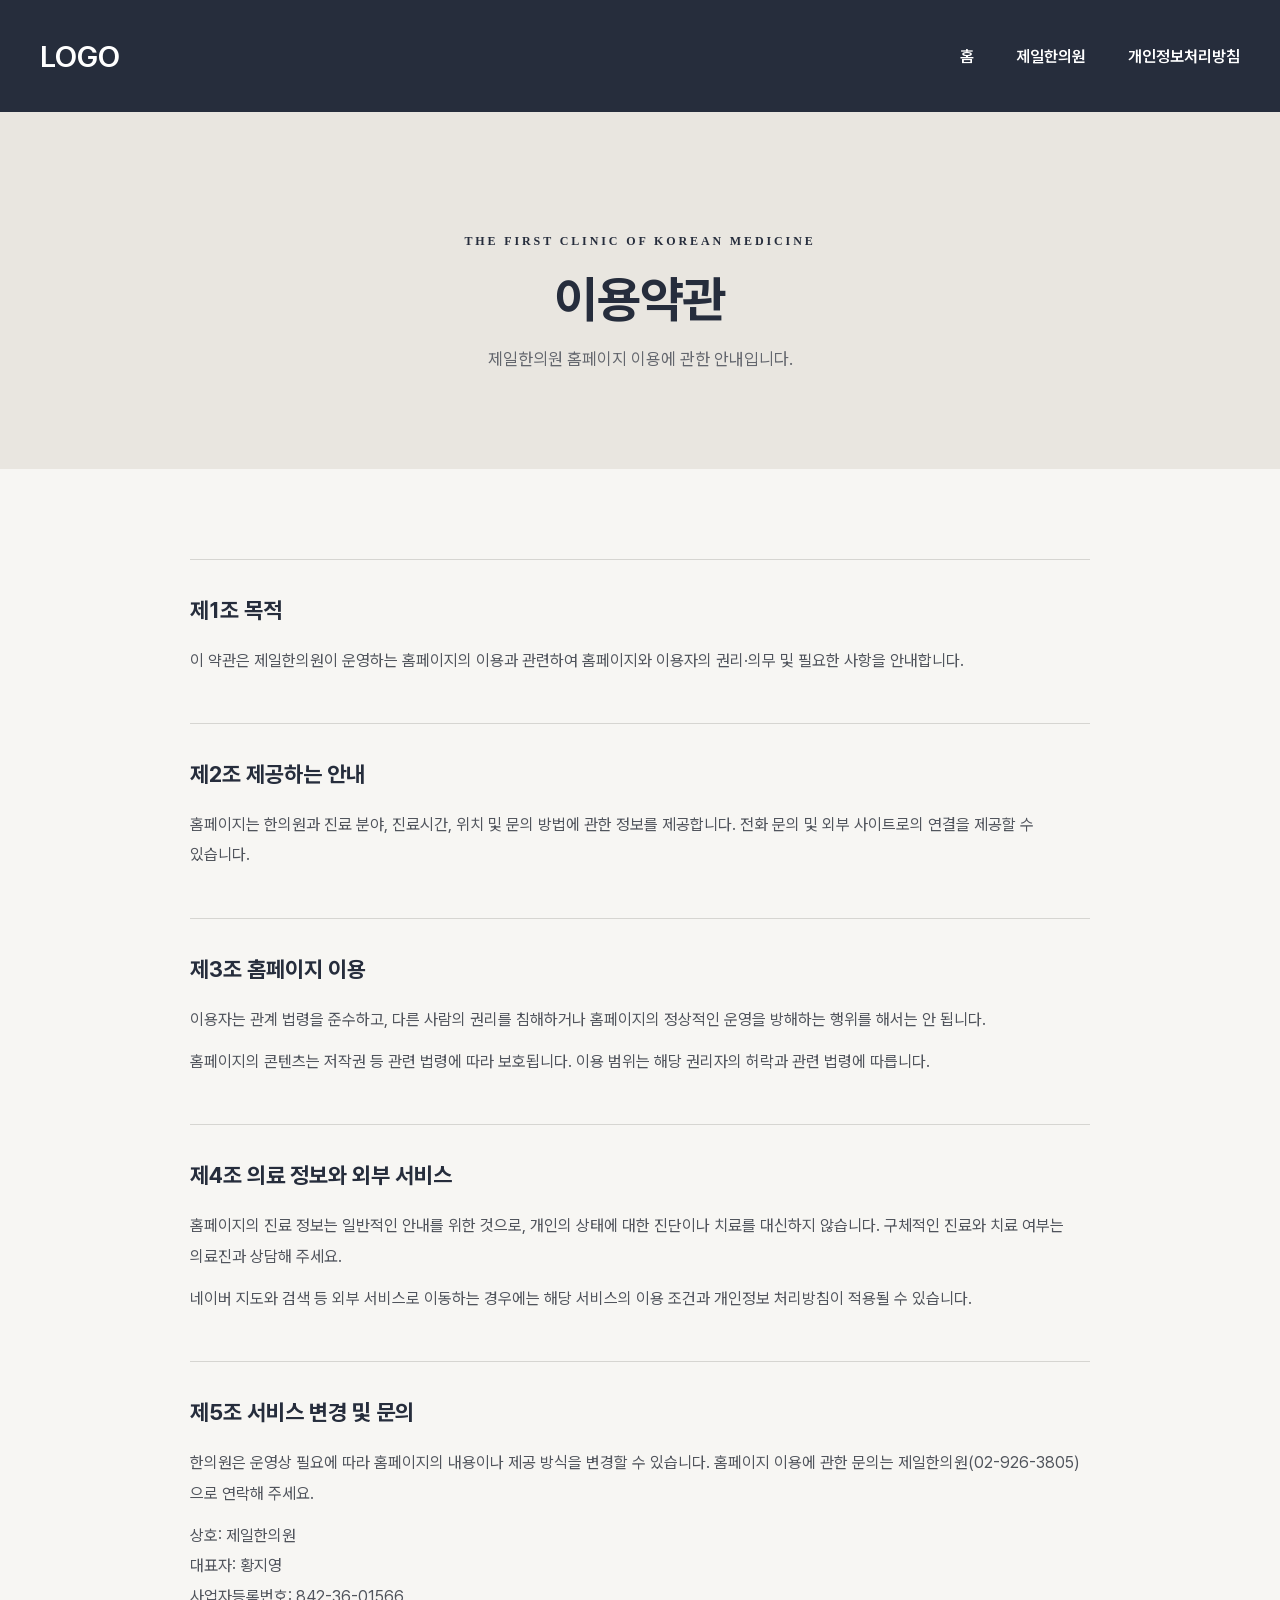
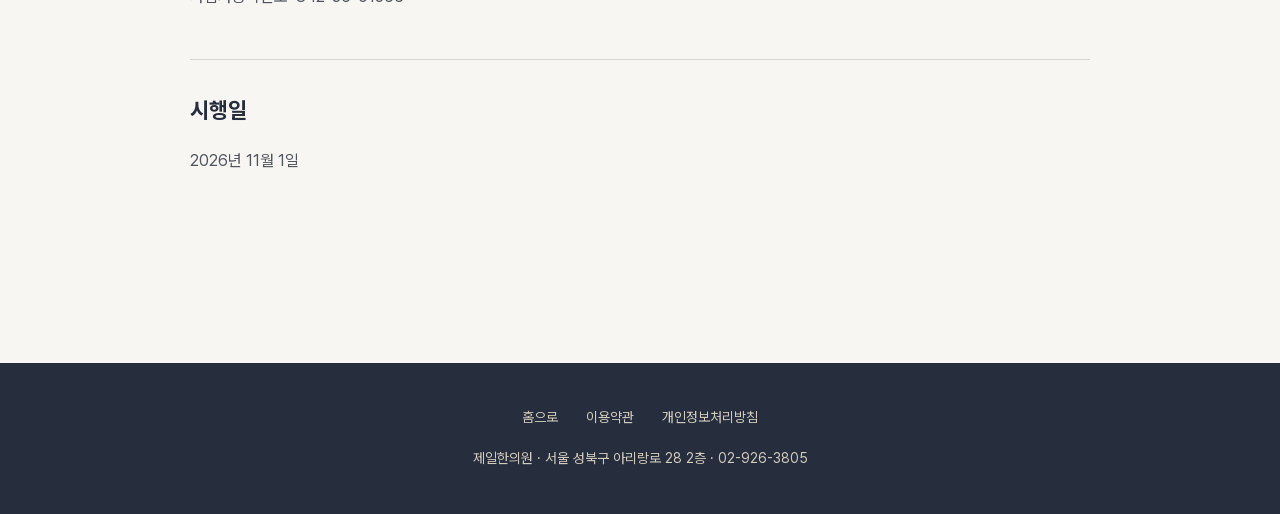
<file: terms.html>
<!doctype html>
<html lang="ko"><head><meta charset="utf-8"><meta name="viewport" content="width=device-width,initial-scale=1"><title>이용약관 | 제일한의원</title><link rel="stylesheet" href="legal.css"></head><body>
<header class="legal-header"><div class="legal-header-inner"><a class="legal-logo" href="index.html">LOGO</a><nav class="legal-nav" aria-label="주 메뉴"><a href="index.html">홈</a><a href="index.html">제일한의원</a><a href="privacy.html">개인정보처리방침</a></nav></div></header>
<main><div class="legal-hero"><p class="legal-eyebrow">The First Clinic of Korean Medicine</p><h1>이용약관</h1><p>제일한의원 홈페이지 이용에 관한 안내입니다.</p></div><div class="legal-content">
<section class="legal-section"><h2>제1조 목적</h2><p>이 약관은 제일한의원이 운영하는 홈페이지의 이용과 관련하여 홈페이지와 이용자의 권리·의무 및 필요한 사항을 안내합니다.</p></section>
<section class="legal-section"><h2>제2조 제공하는 안내</h2><p>홈페이지는 한의원과 진료 분야, 진료시간, 위치 및 문의 방법에 관한 정보를 제공합니다. 전화 문의 및 외부 사이트로의 연결을 제공할 수 있습니다.</p></section>
<section class="legal-section"><h2>제3조 홈페이지 이용</h2><p>이용자는 관계 법령을 준수하고, 다른 사람의 권리를 침해하거나 홈페이지의 정상적인 운영을 방해하는 행위를 해서는 안 됩니다.</p><p>홈페이지의 콘텐츠는 저작권 등 관련 법령에 따라 보호됩니다. 이용 범위는 해당 권리자의 허락과 관련 법령에 따릅니다.</p></section>
<section class="legal-section"><h2>제4조 의료 정보와 외부 서비스</h2><p>홈페이지의 진료 정보는 일반적인 안내를 위한 것으로, 개인의 상태에 대한 진단이나 치료를 대신하지 않습니다. 구체적인 진료와 치료 여부는 의료진과 상담해 주세요.</p><p>네이버 지도와 검색 등 외부 서비스로 이동하는 경우에는 해당 서비스의 이용 조건과 개인정보 처리방침이 적용될 수 있습니다.</p></section>
<section class="legal-section"><h2>제5조 서비스 변경 및 문의</h2><p>한의원은 운영상 필요에 따라 홈페이지의 내용이나 제공 방식을 변경할 수 있습니다. 홈페이지 이용에 관한 문의는 제일한의원(02-926-3805)으로 연락해 주세요.</p><p>상호: 제일한의원<br>대표자: 황지영<br>사업자등록번호: 842-36-01566</p></section>
<section class="legal-section"><h2>시행일</h2><p>2026년 11월 1일</p></section>
</div></main><footer class="legal-footer"><nav><a href="index.html">홈으로</a><a href="terms.html" aria-current="page">이용약관</a><a href="privacy.html">개인정보처리방침</a></nav><p>제일한의원 · 서울 성북구 아리랑로 28 2층 · 02-926-3805</p></footer></body></html>
</file>
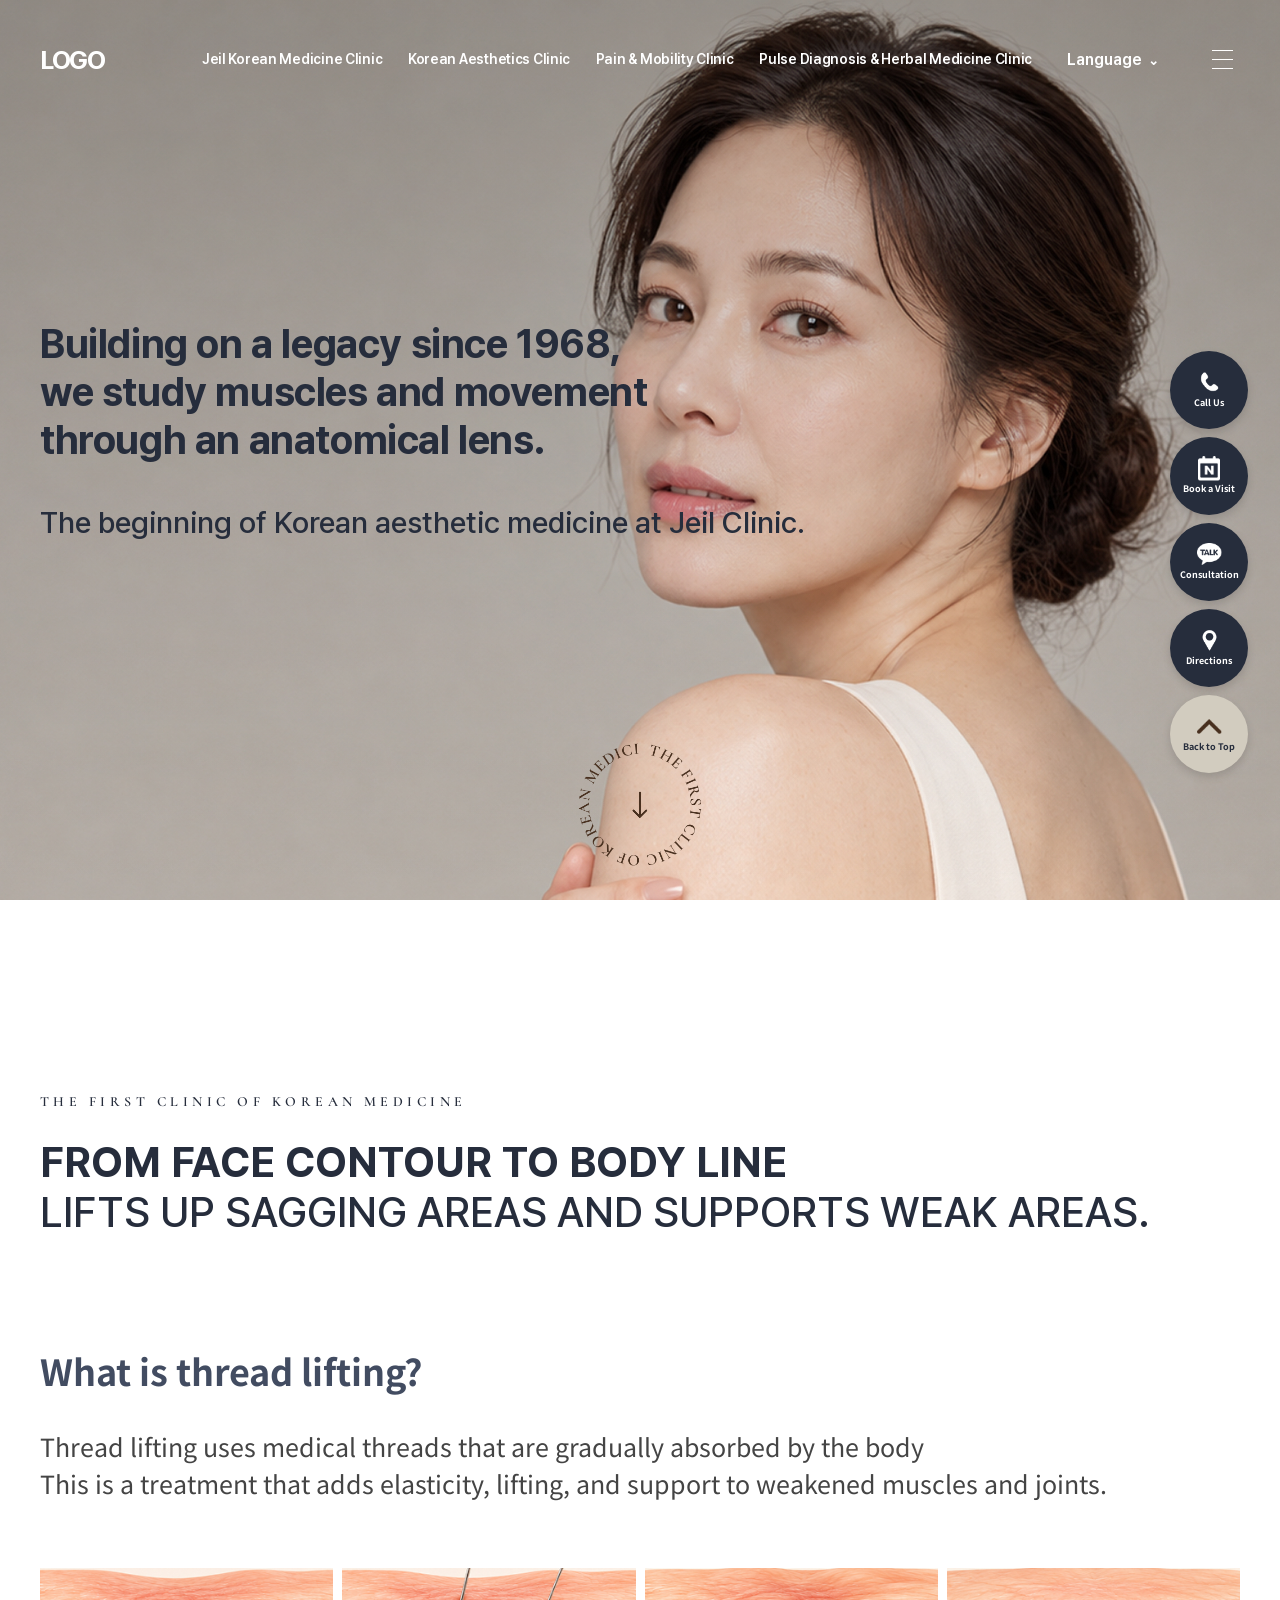
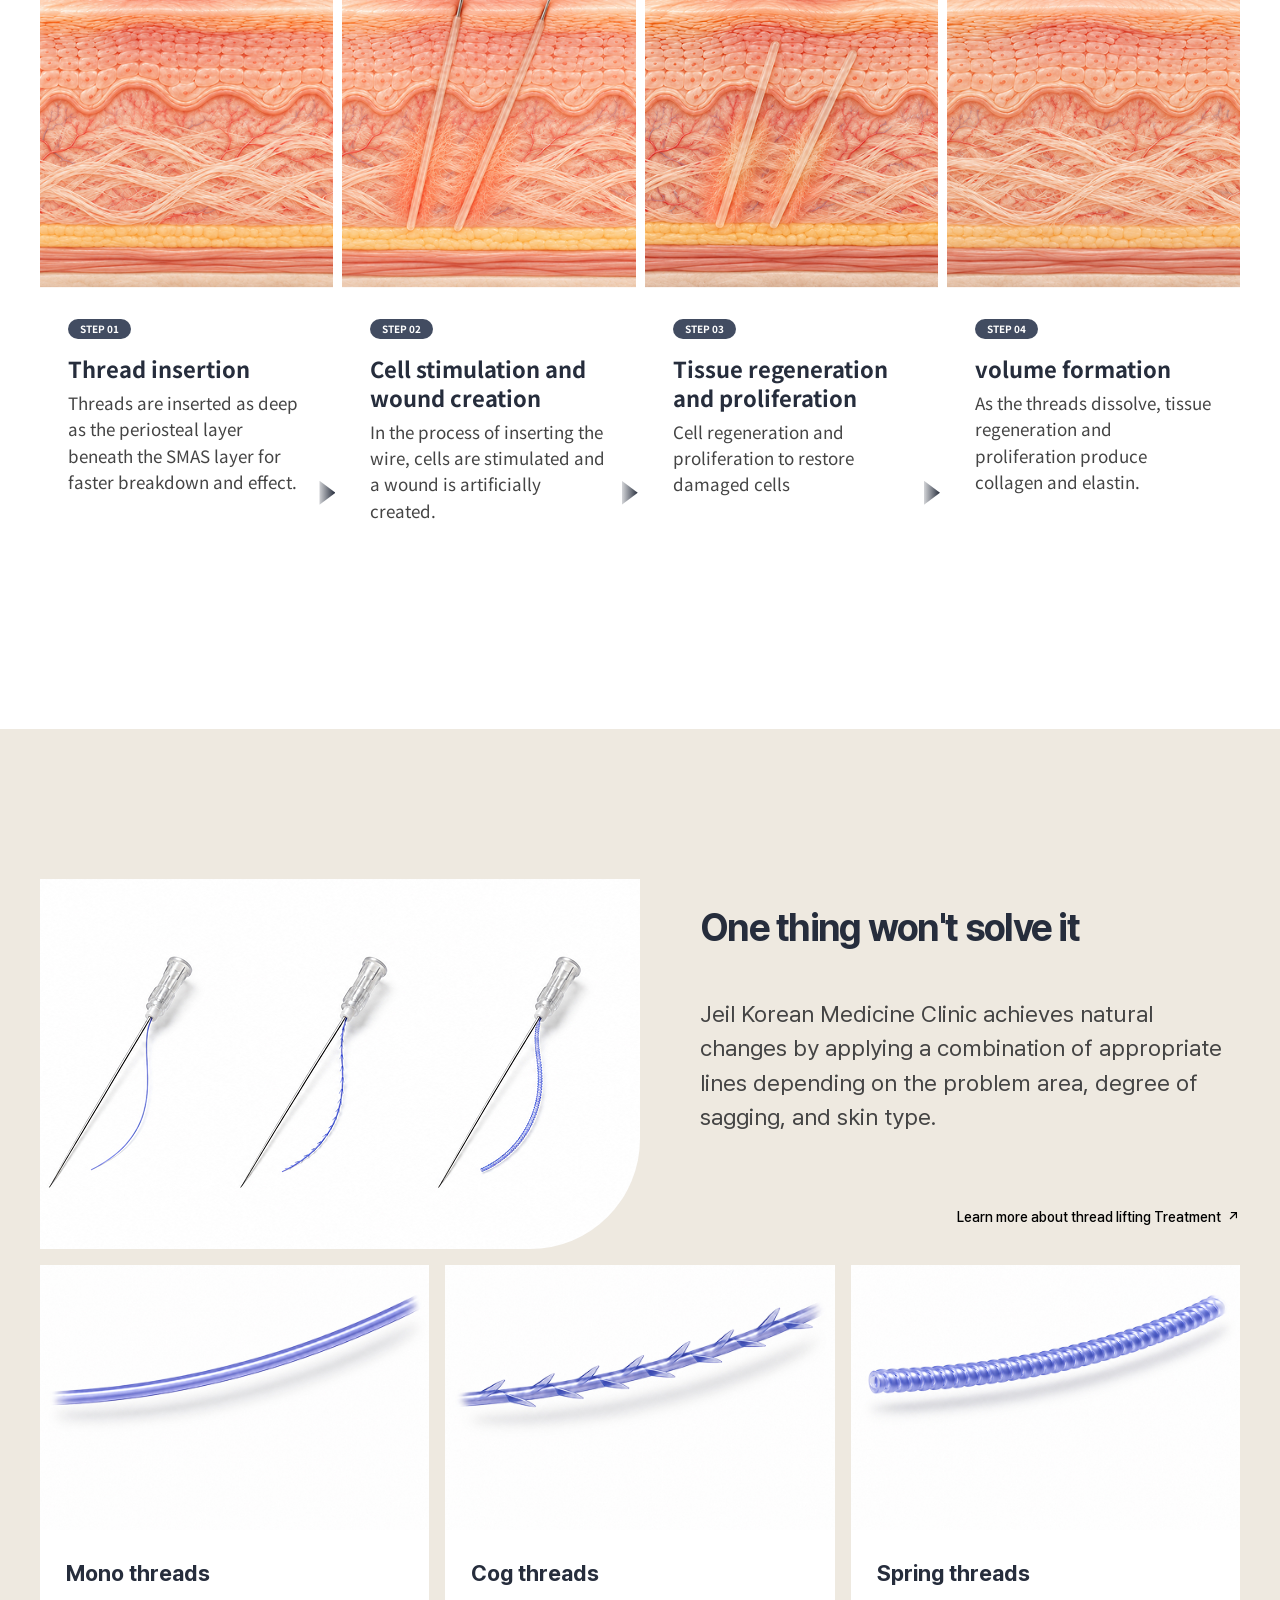
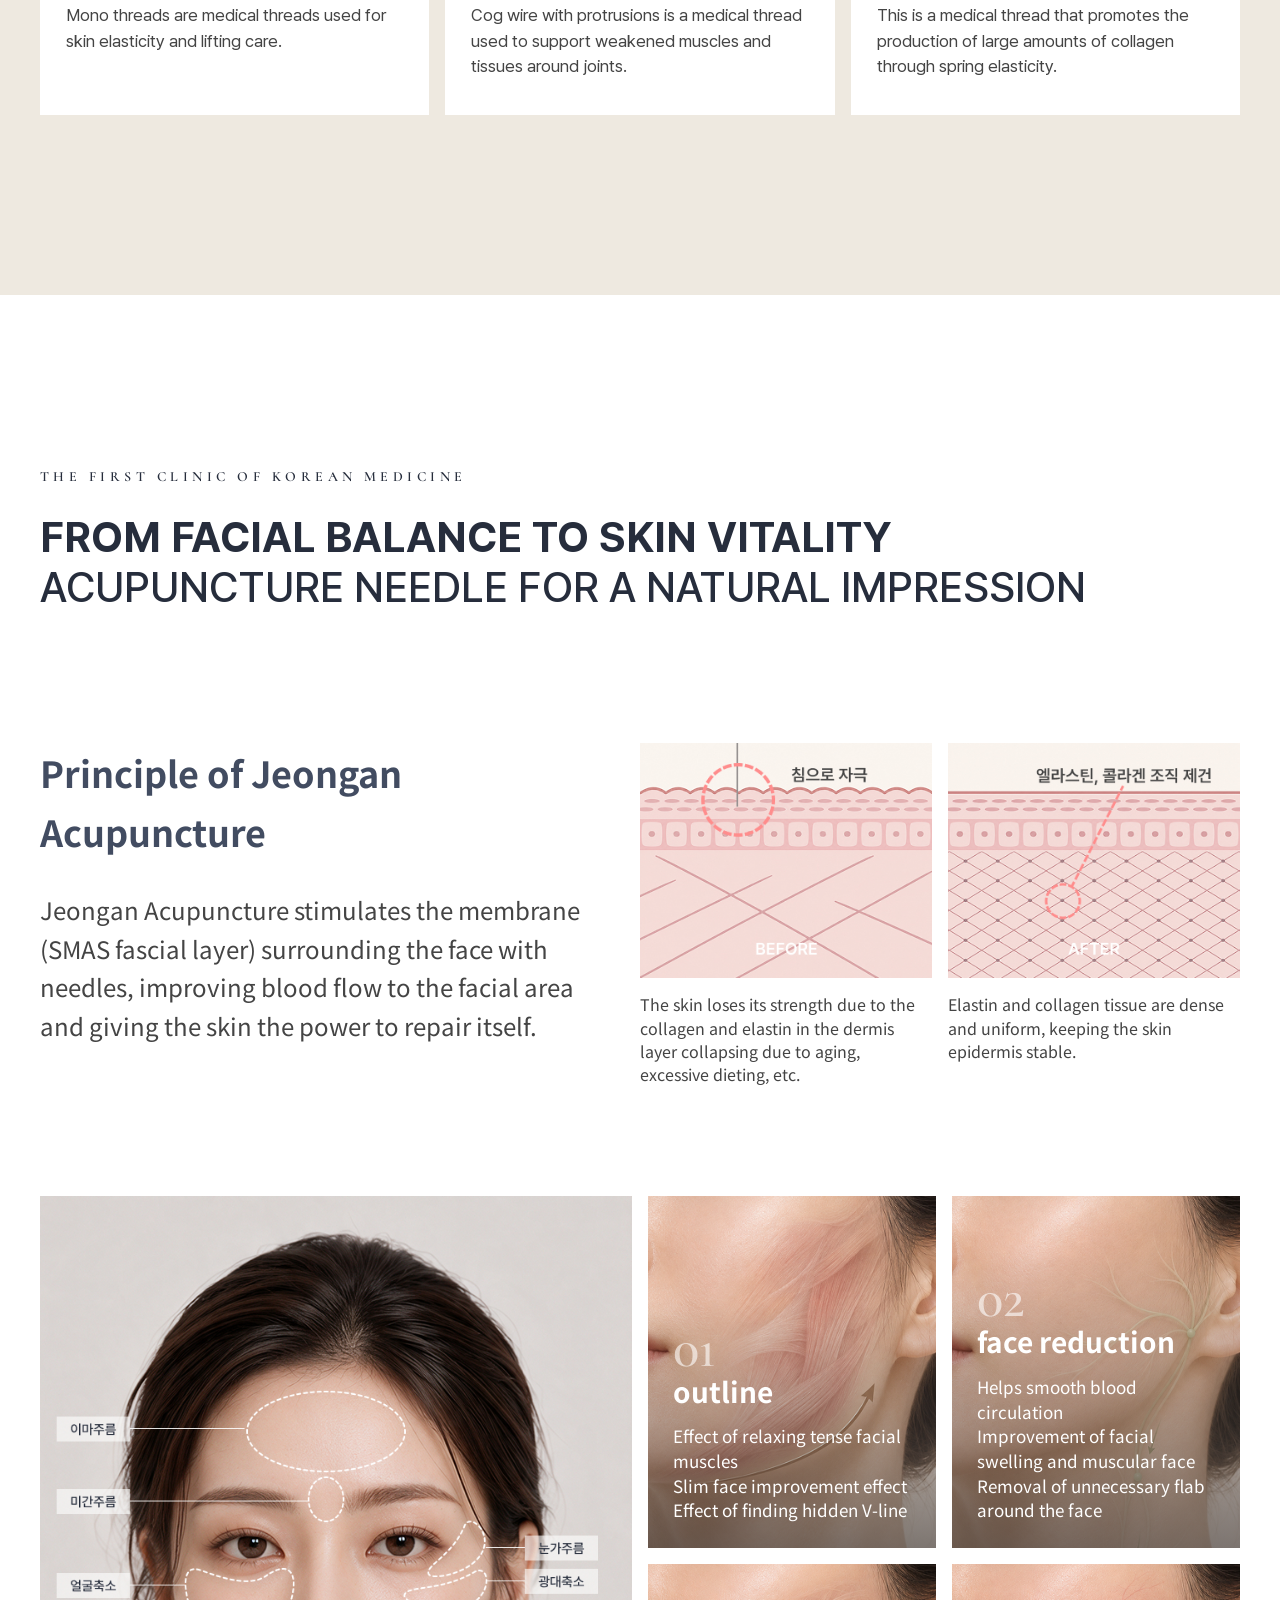
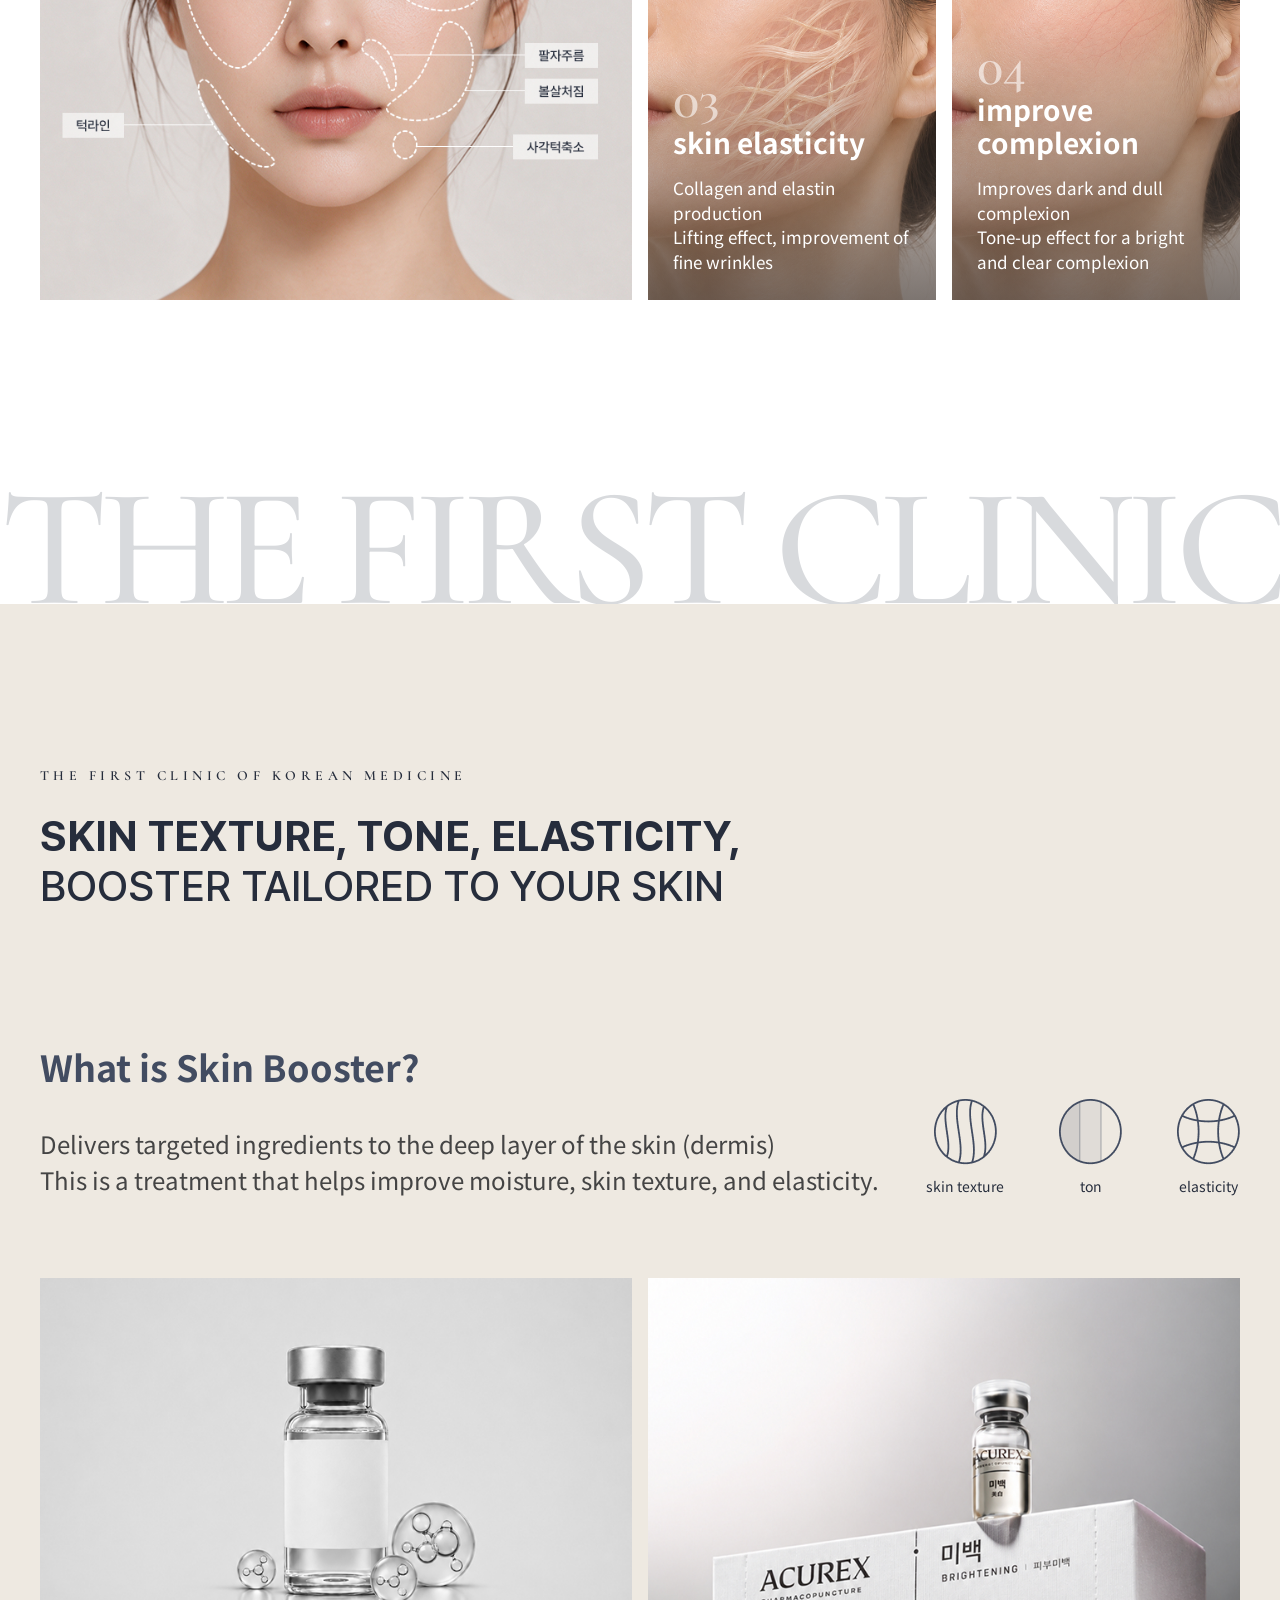
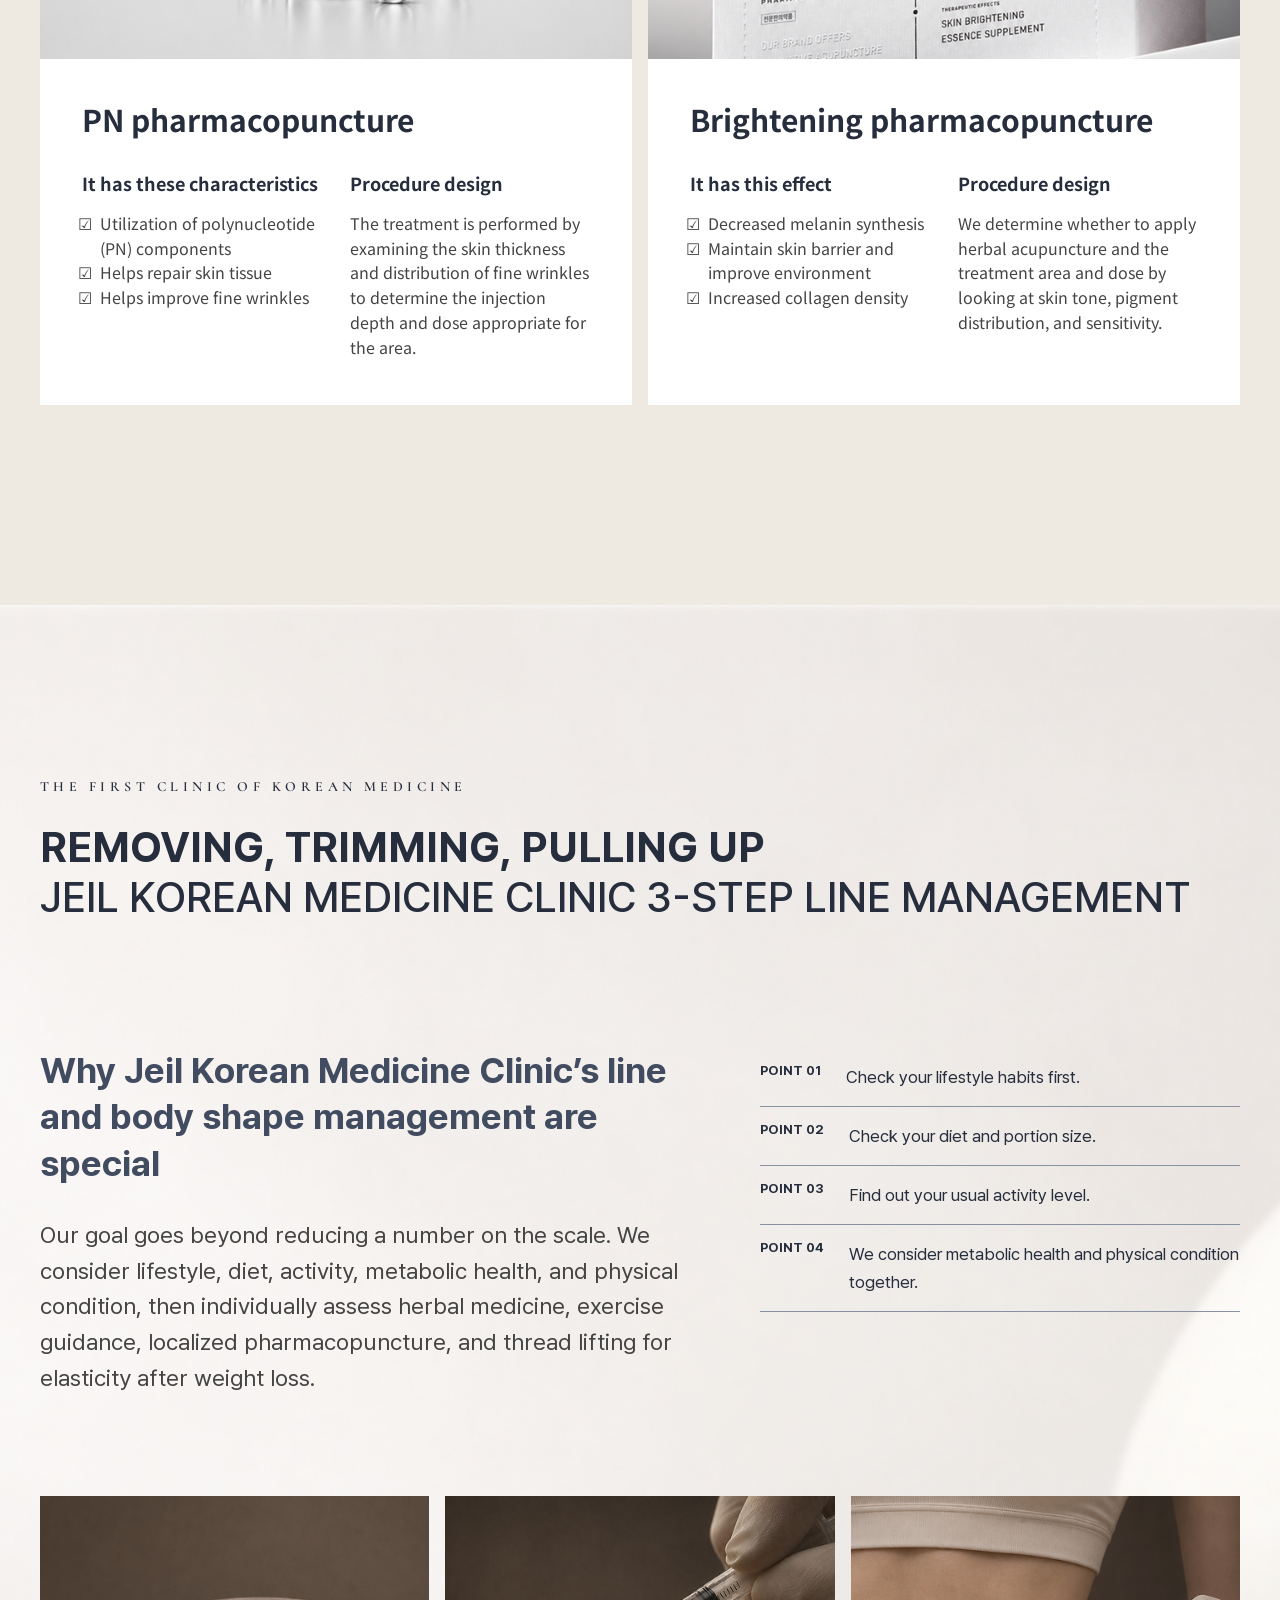
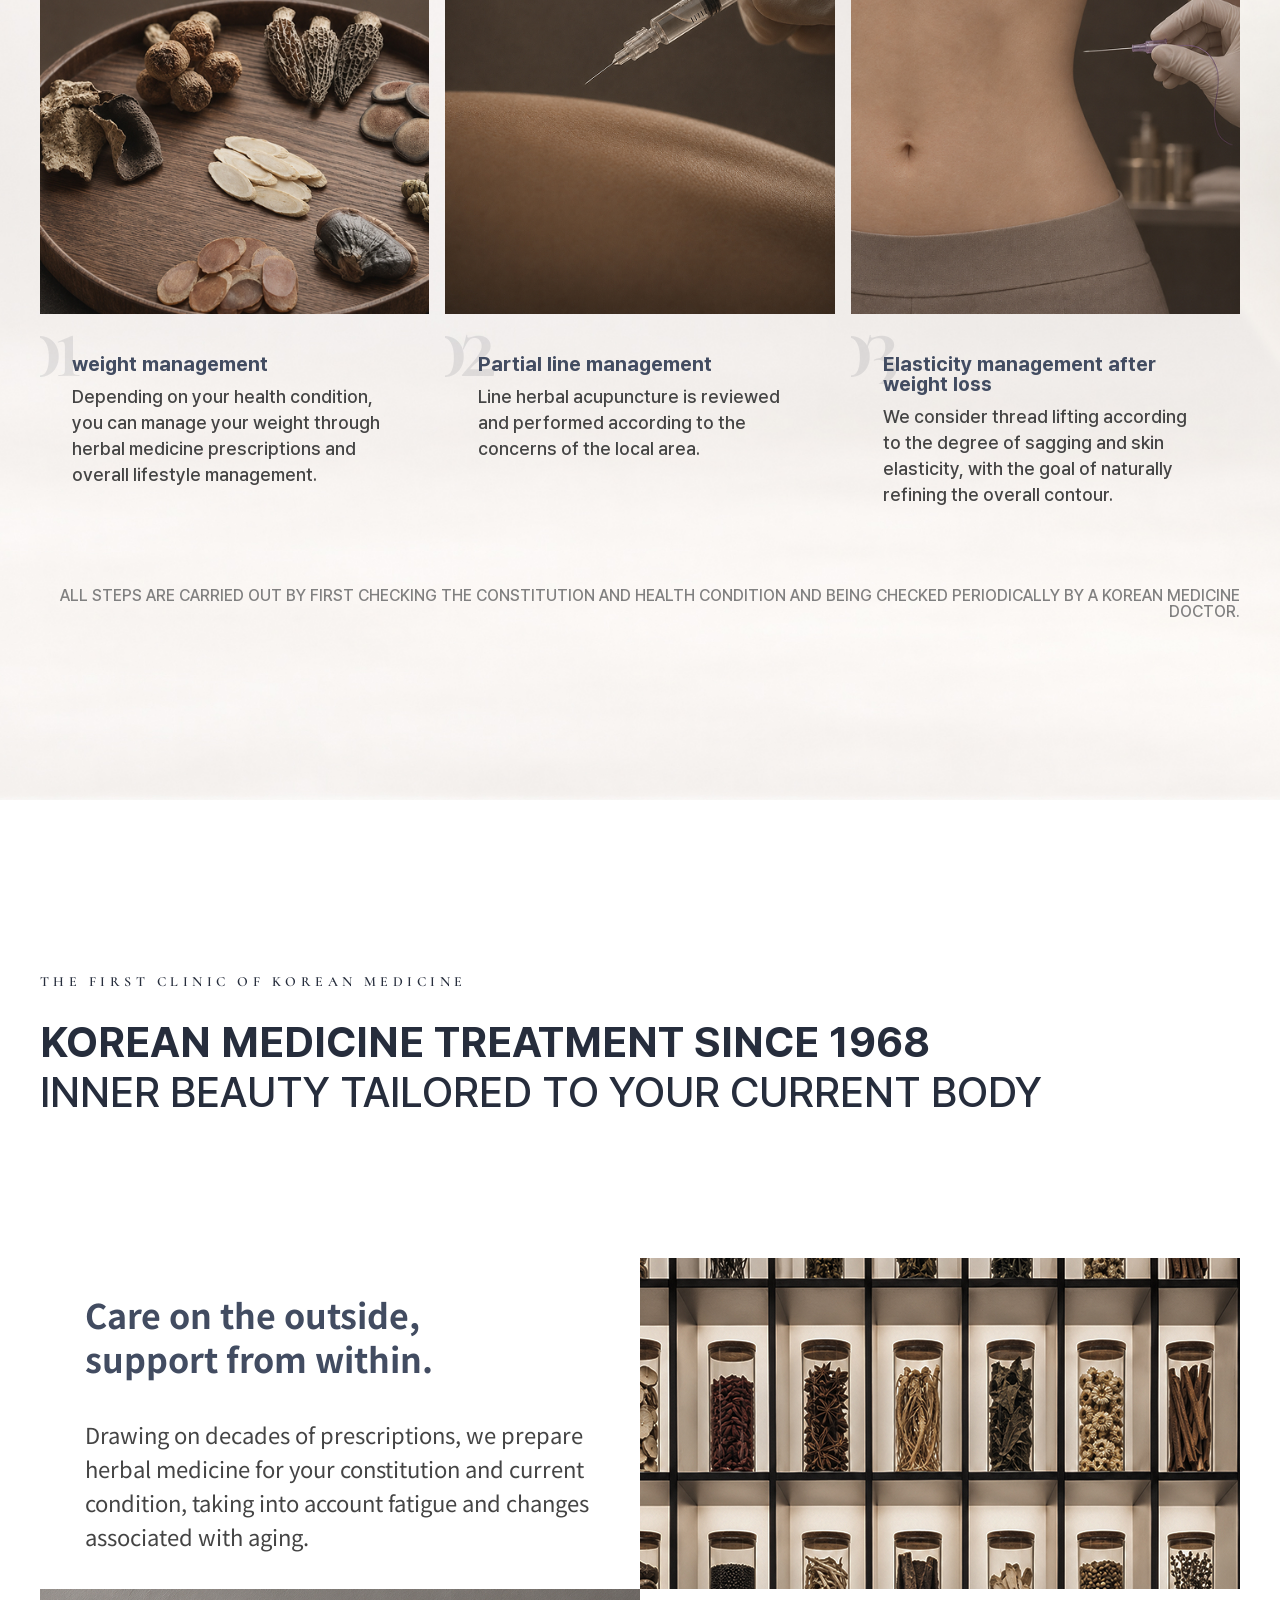
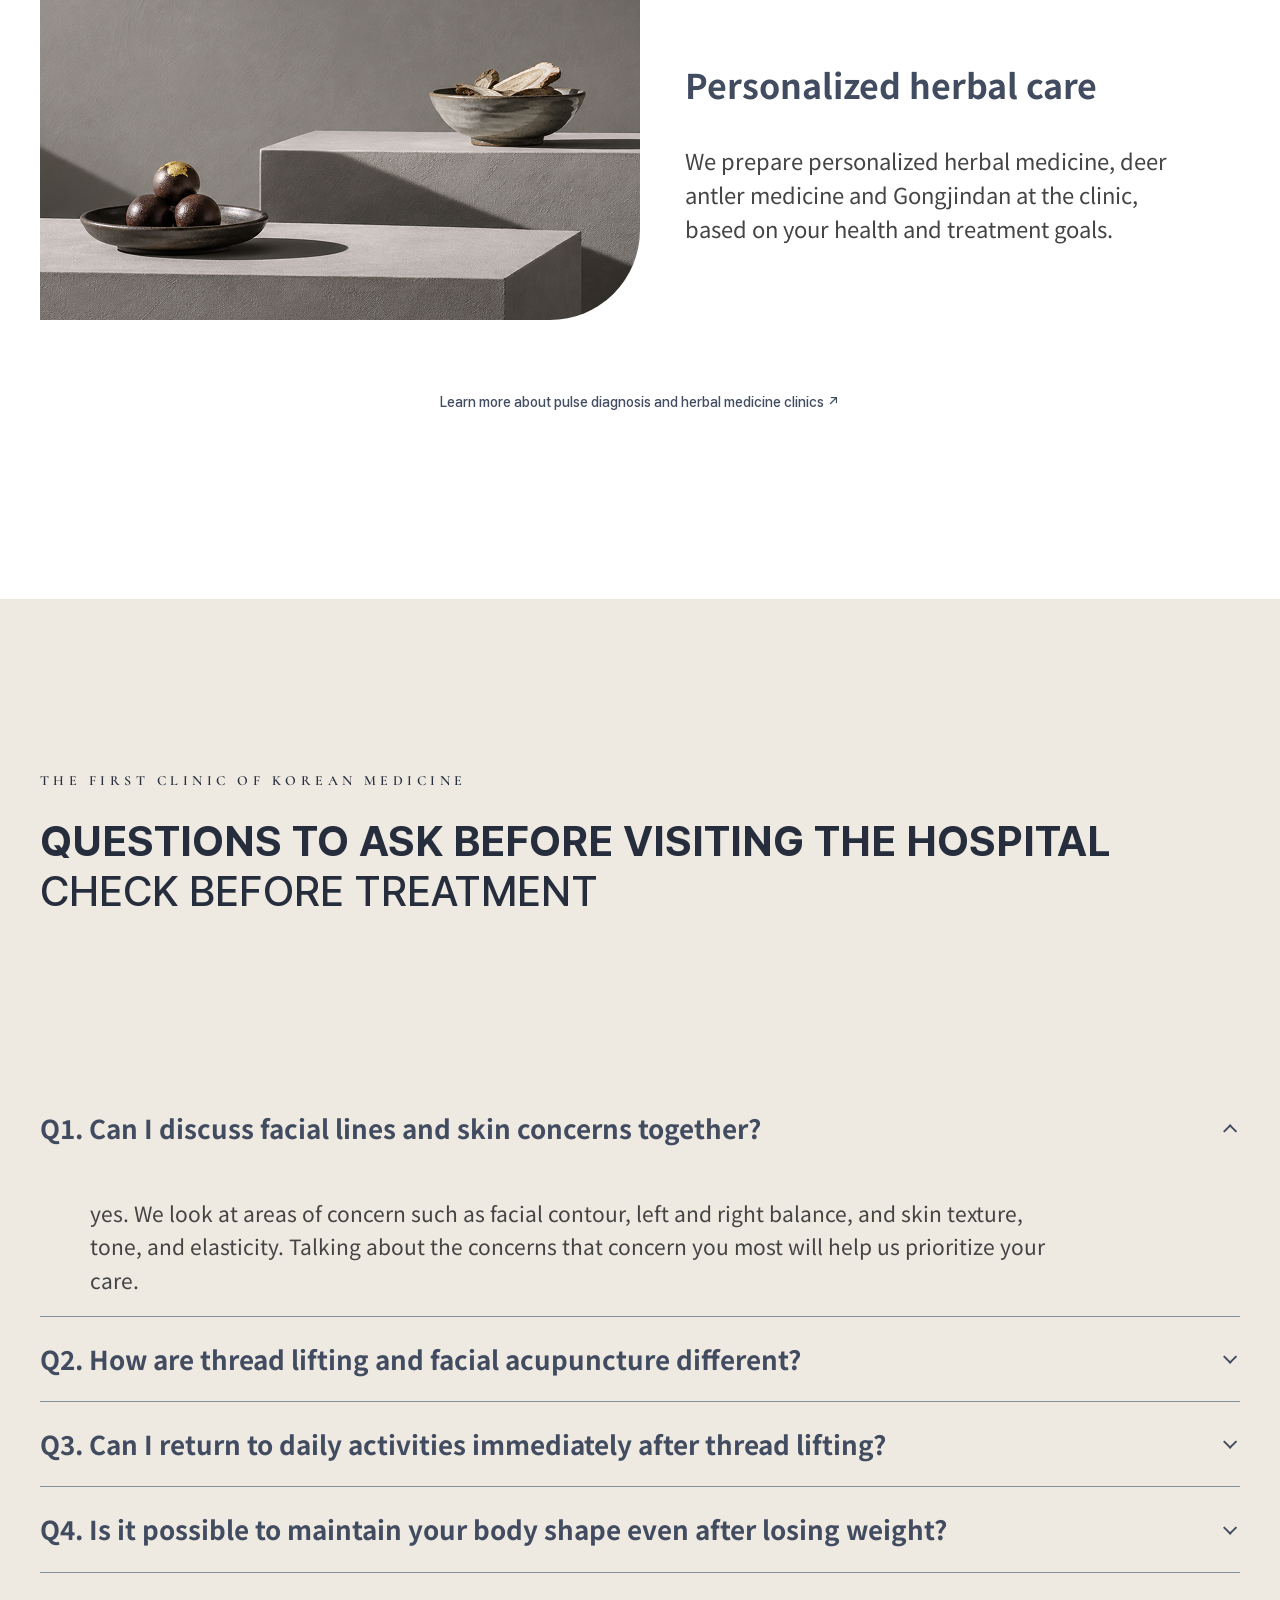
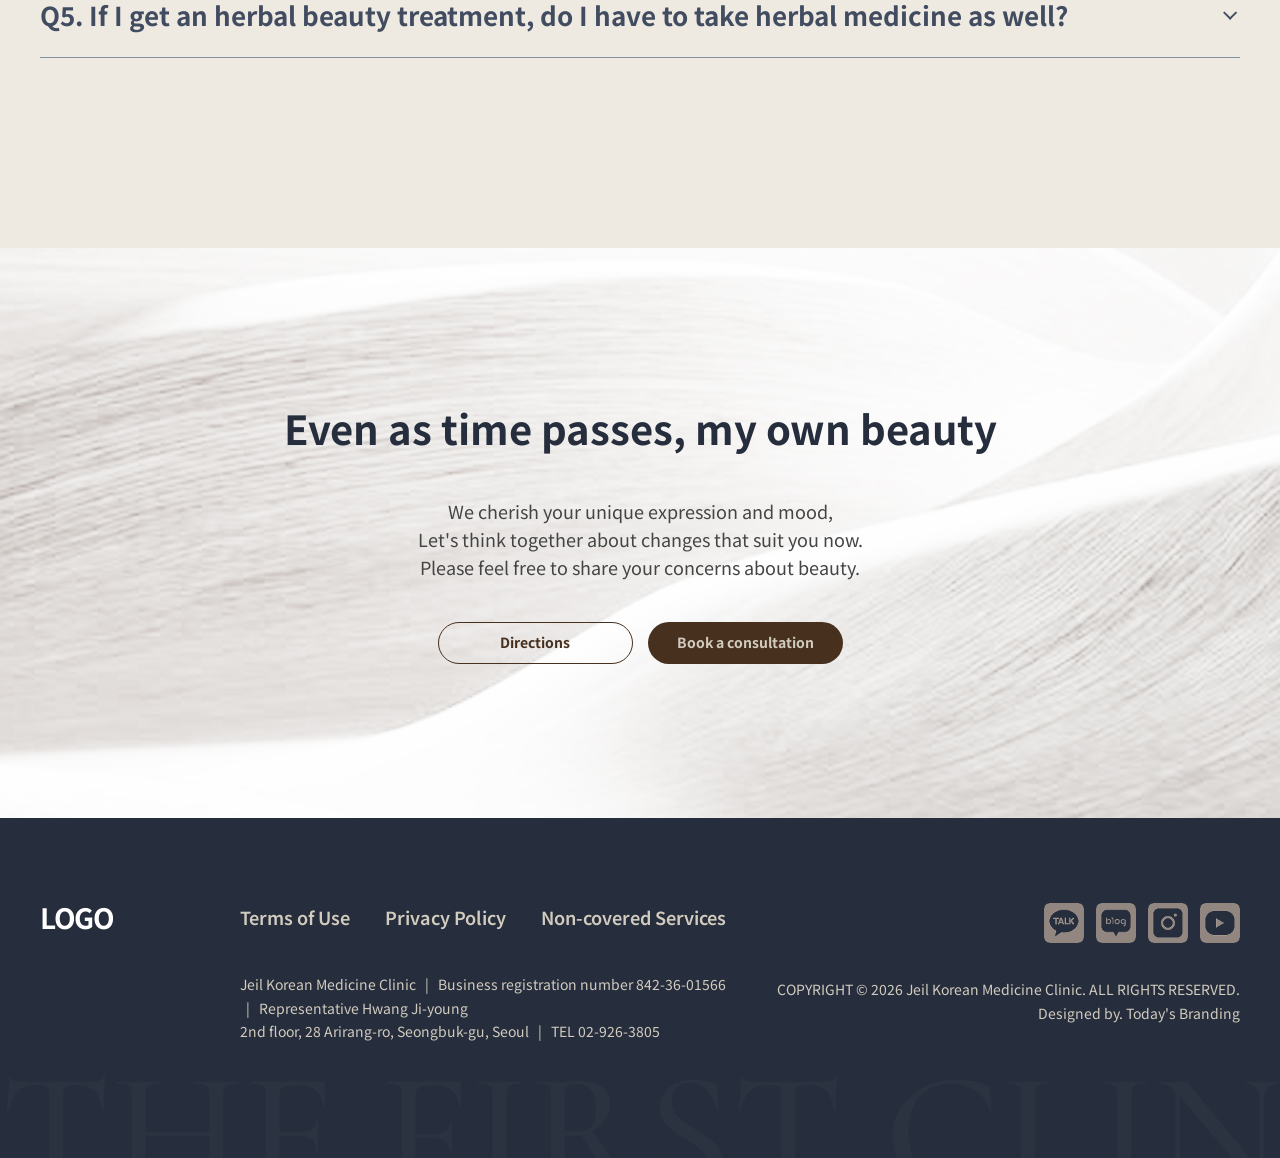
<file: en/beauty.html>
<!doctype html>
<html lang="en">
<head><base href="../">
  <meta charset="utf-8">
  <meta name="viewport" content="width=device-width, initial-scale=1">
  <meta name="theme-color" content="#262d3c">
  <meta name="description" content="Jeil Korean Medicine Clinic Korean Medicine Aesthetics Clinic. Introducing plum stroke, Jeongan acupuncture, skin booster herbal acupuncture, line management and inner beauty.">
  <title>Korean Medicine Aesthetics Clinic | Jeil Korean Medicine Clinic</title>
  <link rel="preconnect" href="https://fonts.googleapis.com">
  <link rel="preconnect" href="https://fonts.gstatic.com" crossorigin>
  <link href="https://fonts.googleapis.com/css2?family=Cormorant+Garamond:wght@400;500;600&family=Cormorant+SC:wght@500;600&family=Noto+Sans+KR:wght@400;500;600;700&display=swap" rel="stylesheet">
  <link rel="stylesheet" href="styles.css">
  <link rel="stylesheet" href="beauty.css">
  <link rel="stylesheet" href="beauty-font.css">
  <link rel="stylesheet" href="mega-menu.css">
  <script defer src="main.js"></script>
  <link rel="stylesheet" href="aos.css">
  <link rel="stylesheet" href="hero-scroll-shared.css">
  <link rel="stylesheet" href="header-unified.css">
  <link rel="stylesheet" href="language.css">
  <link rel="stylesheet" href="beauty-thread-types.css">
  <link rel="stylesheet" href="large-typography-shared.css">
  <link rel="stylesheet" href="section-heading-shared.css">
  <link rel="stylesheet" href="english-layout.css">
</head>
<body id="top">
  <a class="skip-link" href="en/beauty.html#main">Skip to content</a>
  <header class="site-header beauty-header" id="site-header">
    <a class="brand" href="en/index.html" aria-label="To the main page of Jeil Korean Medicine Clinic">LOGO</a>
    <nav class="primary-nav" id="primary-nav" aria-label="main menu">
      <a href="en/index.html">Jeil Korean Medicine Clinic</a>
      <a href="en/beauty.html" aria-current="page">Korean Aesthetics Clinic</a>
      <a href="en/pain.html">Pain &amp; Mobility Clinic</a>
      <a href="en/herbal.html">Pulse Diagnosis &amp; Herbal Medicine Clinic</a>
    </nav>
    <div class="header-tools"><details class="language"><summary>Language</summary><div class="language-options"><a href="beauty.html" lang="ko">한국어</a><a href="en/beauty.html" lang="en">English</a></div></details><button class="menu-button" type="button" aria-label="Open menu" aria-controls="primary-nav" aria-expanded="false"><span></span><span></span><span></span></button></div>
  </header>

  <aside class="quick-links" aria-label="quick menu">
    <a href="tel:029263805" aria-label="phone inquiry"><img src="assets/main/icon_1.png" alt=""><span>Call Us</span></a>
    <a href="https://naver.me/GgWrJkTM" target="_blank" rel="noopener noreferrer" aria-label="Make a reservation at Naver Place"><img src="assets/main/icon_2.png" alt=""><span>Book a Visit</span></a>
    <a href="tel:029263805" aria-label="phone consultation"><img src="assets/main/icon_3.png" alt=""><span>Consultation</span></a>
    <a href="en/brand.html#brand-visit" aria-label="Directions"><img src="assets/main/icon_4.png" alt=""><span>Directions</span></a>
    <a class="quick-top" href="en/beauty.html#top" aria-label="Go to top"><img src="assets/main/icon_5.png" alt=""><span>Back to Top</span></a>
  </aside>

  <main id="main">
    <section class="beauty-hero" aria-labelledby="beauty-hero-title">
      <div class="beauty-hero-photo" role="img" aria-label="Portraits that express natural beauty"></div>
      <div class="container beauty-hero-copy"><h1 id="beauty-hero-title">Building on a legacy since 1968, <br> we study muscles and movement <br> through an anatomical lens.</h1><p>The beginning of Korean aesthetic medicine at Jeil Clinic.</p></div>
      <a class="beauty-scroll hero-scroll-unified" href="en/beauty.html#thread" aria-label="move down"><img class="hero-scroll-text" src="assets/main/hero-scroll-original.png" alt="" aria-hidden="true"><img class="hero-scroll-arrow" src="assets/main/hero-scroll-original.png" alt="" aria-hidden="true"></a>
    </section>

    <section class="thread" id="thread" aria-labelledby="thread-title"><div class="container">
      <p class="eyebrow">The First Clinic of Korean Medicine</p><h2 class="beauty-split-heading shared-split-heading" id="thread-title"><span>From face contour to body line</span><span>Lifts up sagging areas and supports weak areas.</span></h2>
      <div class="thread-intro"><h3>What is thread lifting?</h3><p>Thread lifting uses medical threads that are gradually absorbed by the body <br>This is a treatment that adds elasticity, lifting, and support to weakened muscles and joints.</p></div>
      <div class="thread-steps">
        <article><img src="assets/beauty/section1_1.jpg" alt="Skin tissue before treatment" loading="lazy"><div><span>STEP 01</span><h4>Thread insertion</h4><p>Threads are inserted as deep as the periosteal layer beneath the SMAS layer for faster breakdown and effect.</p></div></article>
        <article><img src="assets/beauty/section1_2.jpg" alt="Thread insertion process" loading="lazy"><div><span>STEP 02</span><h4>Cell stimulation and wound creation</h4><p>In the process of inserting the wire, cells are stimulated and a wound is artificially created.</p></div></article>
        <article><img src="assets/beauty/section1_3.jpg" alt="tissue regeneration process" loading="lazy"><div><span>STEP 03</span><h4>Tissue regeneration and proliferation</h4><p>Cell regeneration and proliferation to restore damaged cells</p></div></article>
        <article><img src="assets/beauty/section1_4.jpg" alt="Volume formation process" loading="lazy"><div><span>STEP 04</span><h4>volume formation</h4><p>As the threads dissolve, tissue regeneration and proliferation produce collagen and elastin.</p></div></article>
      </div>
    </div></section>

    <section class="thread-types" aria-labelledby="thread-types-title"><div class="container">
      <div class="thread-types-top"><img src="assets/beauty/section2_1.jpg" alt="Three types of threads" loading="lazy"><div><h2 id="thread-types-title">One thing won't solve it</h2><p>Jeil Korean Medicine Clinic achieves natural changes by applying a combination of appropriate lines depending on the problem area, degree of sagging, and skin type.</p><a href="en/beauty.html#thread">Learn more about thread lifting Treatment <span aria-hidden="true">↗</span></a></div></div>
      <div class="thread-type-grid">
        <article><img src="assets/beauty/section2_2.jpg" alt="Mono threads" loading="lazy"><div><h3>Mono threads</h3><p>Mono threads are medical threads used for skin elasticity and lifting care.</p></div></article>
        <article><img src="assets/beauty/section2_3.jpg" alt="Cog threads" loading="lazy"><div><h3>Cog threads</h3><p>Cog wire with protrusions is a medical thread used to support weakened muscles and tissues around joints.</p></div></article>
        <article><img src="assets/beauty/section2_4.jpg" alt="Spring threads" loading="lazy"><div><h3>Spring threads</h3><p>This is a medical thread that promotes the production of large amounts of collagen through spring elasticity.</p></div></article>
      </div>
    </div></section>

    <section class="facial-acupuncture" aria-labelledby="acupuncture-title"><div class="container">
      <p class="eyebrow">The First Clinic of Korean Medicine</p><h2 class="beauty-split-heading shared-split-heading" id="acupuncture-title"><span>From facial balance to skin vitality</span><span>Acupuncture needle for a natural impression</span></h2>
      <div class="acupuncture-principle"><div><h3>Principle of Jeongan Acupuncture</h3><p>Jeongan Acupuncture stimulates the membrane (SMAS fascial layer) surrounding the face with needles, improving blood flow to the facial area and giving the skin the power to repair itself.</p></div><div class="before-after"><figure><img src="assets/beauty/section3_1.jpg" alt="Schematic diagram of skin tissue before stimulation with acupuncture" loading="lazy"><figcaption>The skin loses its strength due to the collagen and elastin in the dermis layer collapsing due to aging, excessive dieting, etc.</figcaption></figure><figure><img src="assets/beauty/section3_2.jpg" alt="Schematic diagram showing uniform composition of collagen and elastin tissue" loading="lazy"><figcaption>Elastin and collagen tissue are dense and uniform, keeping the skin epidermis stable.</figcaption></figure></div></div>
      <div class="acupuncture-effects"><img class="face-map" src="assets/beauty/section4_1.jpg" alt="Guidance image showing areas of the face to be considered for facial acupuncture" loading="lazy"><div class="effect-grid">
        <article style="--effect-image:url('assets/beauty/section4_2.jpg')"><div><span>01</span><h3>outline</h3><p>Effect of relaxing tense facial muscles <br>Slim face improvement effect <br>Effect of finding hidden V-line</p></div></article>
        <article style="--effect-image:url('assets/beauty/section4_3.jpg')"><div><span>02</span><h3>face reduction</h3><p>Helps smooth blood circulation <br>Improvement of facial swelling and muscular face <br>Removal of unnecessary flab around the face</p></div></article>
        <article style="--effect-image:url('assets/beauty/section4_4.jpg')"><div><span>03</span><h3>skin elasticity</h3><p>Collagen and elastin production <br>Lifting effect, improvement of fine wrinkles</p></div></article>
        <article style="--effect-image:url('assets/beauty/section4_5.jpg')"><div><span>04</span><h3>improve complexion</h3><p>Improves dark and dull complexion <br>Tone-up effect for a bright and clear complexion</p></div></article>
      </div></div>
    </div></section>

    <div class="large-typography" aria-hidden="true"><div class="large-typography-track"><span>THE FIRST CLINIC OF KOREAN MEDICINE CLINIC</span><span>THE FIRST CLINIC OF KOREAN MEDICINE CLINIC</span></div></div>

    <section class="boosters" aria-labelledby="boosters-title"><div class="container">
      <p class="eyebrow">The First Clinic of Korean Medicine</p><h2 class="beauty-split-heading shared-split-heading" id="boosters-title"><span>Skin texture, tone, elasticity,</span><span>Booster tailored to your skin</span></h2>
      <div class="booster-intro"><div><h3>What is Skin Booster?</h3><p>Delivers targeted ingredients to the deep layer of the skin (dermis) <br>This is a treatment that helps improve moisture, skin texture, and elasticity.</p></div><div class="skin-points"><div><img src="assets/beauty/icon_6.png" alt=""><span>skin texture</span></div><div><img src="assets/beauty/icon_7.png" alt=""><span>ton</span></div><div><img src="assets/beauty/icon_8.png" alt=""><span>elasticity</span></div></div></div>
      <div class="booster-grid">
        <article><img src="assets/beauty/section5_1.jpg" alt="PN herbal acupuncture product image" loading="lazy"><div><h3>PN pharmacopuncture</h3><div class="booster-facts"><div><h4>It has these characteristics</h4><ul><li>Utilization of polynucleotide (PN) components</li><li>Helps repair skin tissue</li><li>Helps improve fine wrinkles</li></ul></div><div><h4>Procedure design</h4><p>The treatment is performed by examining the skin thickness and distribution of fine wrinkles to determine the injection depth and dose appropriate for the area.</p></div></div></div></article>
        <article><img src="assets/beauty/section5_2.jpg" alt="Brightening pharmacopuncture product" loading="lazy"><div><h3>Brightening pharmacopuncture</h3><div class="booster-facts"><div><h4>It has this effect</h4><ul><li>Decreased melanin synthesis</li><li>Maintain skin barrier and improve environment</li><li>Increased collagen density</li></ul></div><div><h4>Procedure design</h4><p>We determine whether to apply herbal acupuncture and the treatment area and dose by looking at skin tone, pigment distribution, and sensitivity.</p></div></div></div></article>
      </div>
    </div></section>

    <section class="line-care" aria-labelledby="line-care-title"><div class="container">
      <p class="eyebrow">The First Clinic of Korean Medicine</p><h2 class="beauty-split-heading shared-split-heading" id="line-care-title"><span>Removing, trimming, pulling up</span><span>Jeil Korean Medicine Clinic 3-step line management</span></h2>
      <div class="line-care-intro"><div><h3>Why Jeil Korean Medicine Clinic’s line and body shape management are special</h3><p>Our goal goes beyond reducing a number on the scale. We consider lifestyle, diet, activity, metabolic health, and physical condition, then individually assess herbal medicine, exercise guidance, localized pharmacopuncture, and thread lifting for elasticity after weight loss.</p></div><ol><li><span>POINT 01</span>Check your lifestyle habits first.</li><li><span>POINT 02</span>Check your diet and portion size.</li><li><span>POINT 03</span>Find out your usual activity level.</li><li><span>POINT 04</span>We consider metabolic health and physical condition together.</li></ol></div>
      <div class="line-care-grid"><article><img src="assets/beauty/section6_1.jpg" alt="herbal medicine" loading="lazy"><div><span class="line-care-number" aria-hidden="true"><span>01</span></span><h3>weight management</h3><p>Depending on your health condition, you can manage your weight through herbal medicine prescriptions and overall lifestyle management.</p></div></article><article><img src="assets/beauty/section6_2.jpg" alt="Partial line management treatment image" loading="lazy"><div><span class="line-care-number" aria-hidden="true"><span>02</span></span><h3>Partial line management</h3><p>Line herbal acupuncture is reviewed and performed according to the concerns of the local area.</p></div></article><article><img src="assets/beauty/section6_3.jpg" alt="Elasticity management image after weight loss" loading="lazy"><div><span class="line-care-number" aria-hidden="true"><span>03</span></span><h3>Elasticity management after weight loss</h3><p>We consider thread lifting according to the degree of sagging and skin elasticity, with the goal of naturally refining the overall contour.</p></div></article></div>
      <p class="line-care-note">All steps are carried out by first checking the constitution and health condition and being checked periodically by a Korean medicine doctor.</p>
    </div></section>

    <section class="inner-beauty" aria-labelledby="inner-beauty-title"><div class="container">
      <p class="eyebrow">The First Clinic of Korean Medicine</p><h2 class="beauty-split-heading shared-split-heading" id="inner-beauty-title"><span>Korean medicine treatment since 1968</span><span>Inner beauty tailored to your current body</span></h2>
      <div class="herbal-grid"><div class="herbal-copy"><h3>Care on the outside, <br>support from within.</h3><p>Drawing on decades of prescriptions, we prepare herbal medicine for your constitution and current condition, taking into account fatigue and changes associated with aging.</p></div><img src="assets/beauty/section7_1.jpg" alt="Jeil Korean Medicine Clinic’s space where herbal medicine is organized" loading="lazy"><img src="assets/beauty/section7_2.jpg" alt="Gongjindan and herbal medicine" loading="lazy"><div class="herbal-copy"><h3>Personalized herbal care</h3><p>We prepare personalized herbal medicine, deer antler medicine and Gongjindan at the clinic, based on your health and treatment goals.</p></div></div>
      <a class="herbal-more" href="en/herbal.html">Learn more about pulse diagnosis and herbal medicine clinics <span aria-hidden="true">↗</span></a>
    </div></section>

    <section class="beauty-faq" id="beauty-faq" aria-labelledby="faq-title"><div class="container"><p class="eyebrow">The First Clinic of Korean Medicine</p><h2 class="beauty-split-heading shared-split-heading" id="faq-title"><span>Questions to ask before visiting the hospital</span><span>Check before treatment</span></h2><div class="faq-list">
      <details open><summary>Q1. Can I discuss facial lines and skin concerns together?</summary><p>yes. We look at areas of concern such as facial contour, left and right balance, and skin texture, tone, and elasticity. Talking about the concerns that concern you most will help us prioritize your care.</p></details>
      <details><summary>Q2. How are thread lifting and facial acupuncture different?</summary><p>thread lifting is a procedure where threads are inserted into the tissue, and Jeongan Acupuncture is a method of placing needles on the facial area. We will examine your problem area and skin condition and explain which method can be applied.</p></details>
      <details><summary>Q3. Can I return to daily activities immediately after thread lifting?</summary><p>It varies depending on the treatment area and scope. Bruising, swelling, and pain may occur after insertion, so if you have any important schedules, please let us know during your consultation. We will also inform you of when you can wash your face, apply makeup, and exercise.</p></details>
      <details><summary>Q4. Is it possible to maintain your body shape even after losing weight?</summary><p>yes. If you have areas of concern or decreased skin elasticity even after weight loss, you can consult. We look at recent changes in weight and areas of concern and plan the necessary care first.</p></details>
      <details><summary>Q5. If I get an herbal beauty treatment, do I have to take herbal medicine as well?</summary><p>Herbal medicine is considered when necessary depending on the current physical condition and purpose of treatment. After checking your usual eating, digestion, and sleeping conditions and the medications you are taking, we will consult with you about whether or not you should take herbal medicine.</p></details>
    </div></div></section>

    <section class="closing" aria-labelledby="closing-title"><div class="closing-content"><h2 id="closing-title">Even as time passes, my own beauty</h2><p>We cherish your unique expression and mood, <br>Let's think together about changes that suit you now. <br>Please feel free to share your concerns about beauty.</p><div><a class="pill outline-dark" href="en/brand.html#brand-visit">Directions</a><a class="pill brown" href="tel:029263805">Book a consultation</a></div></div></section>
  </main>

  <footer class="site-footer"><div class="container footer-inner"><a class="brand" href="en/index.html">LOGO</a><div class="footer-details"><div class="footer-links"><a href="en/terms.html">Terms of Use</a><a href="en/privacy.html">Privacy Policy</a><span>Non-covered Services</span></div><p>Jeil Korean Medicine Clinic &nbsp; | &nbsp; Business registration number 842-36-01566 &nbsp; | &nbsp; Representative Hwang Ji-young <br>2nd floor, 28 Arirang-ro, Seongbuk-gu, Seoul &nbsp; | &nbsp; TEL 02-926-3805</p></div><div class="footer-right"><div class="social-icons" aria-hidden="true"><img src="assets/main/f_icon_1.png" alt=""><img src="assets/main/f_icon_2.png" alt=""><img src="assets/main/f_icon_3.png" alt=""><img src="assets/main/f_icon_4.png" alt=""></div><p>COPYRIGHT © 2026 Jeil Korean Medicine Clinic. ALL RIGHTS RESERVED. <br>Designed by. Today's Branding</p></div></div><div class="footer-watermark" aria-hidden="true">THE FIRST CLINIC OF KOREAN MEDICINE</div></footer>
</body>
</html>
</file>
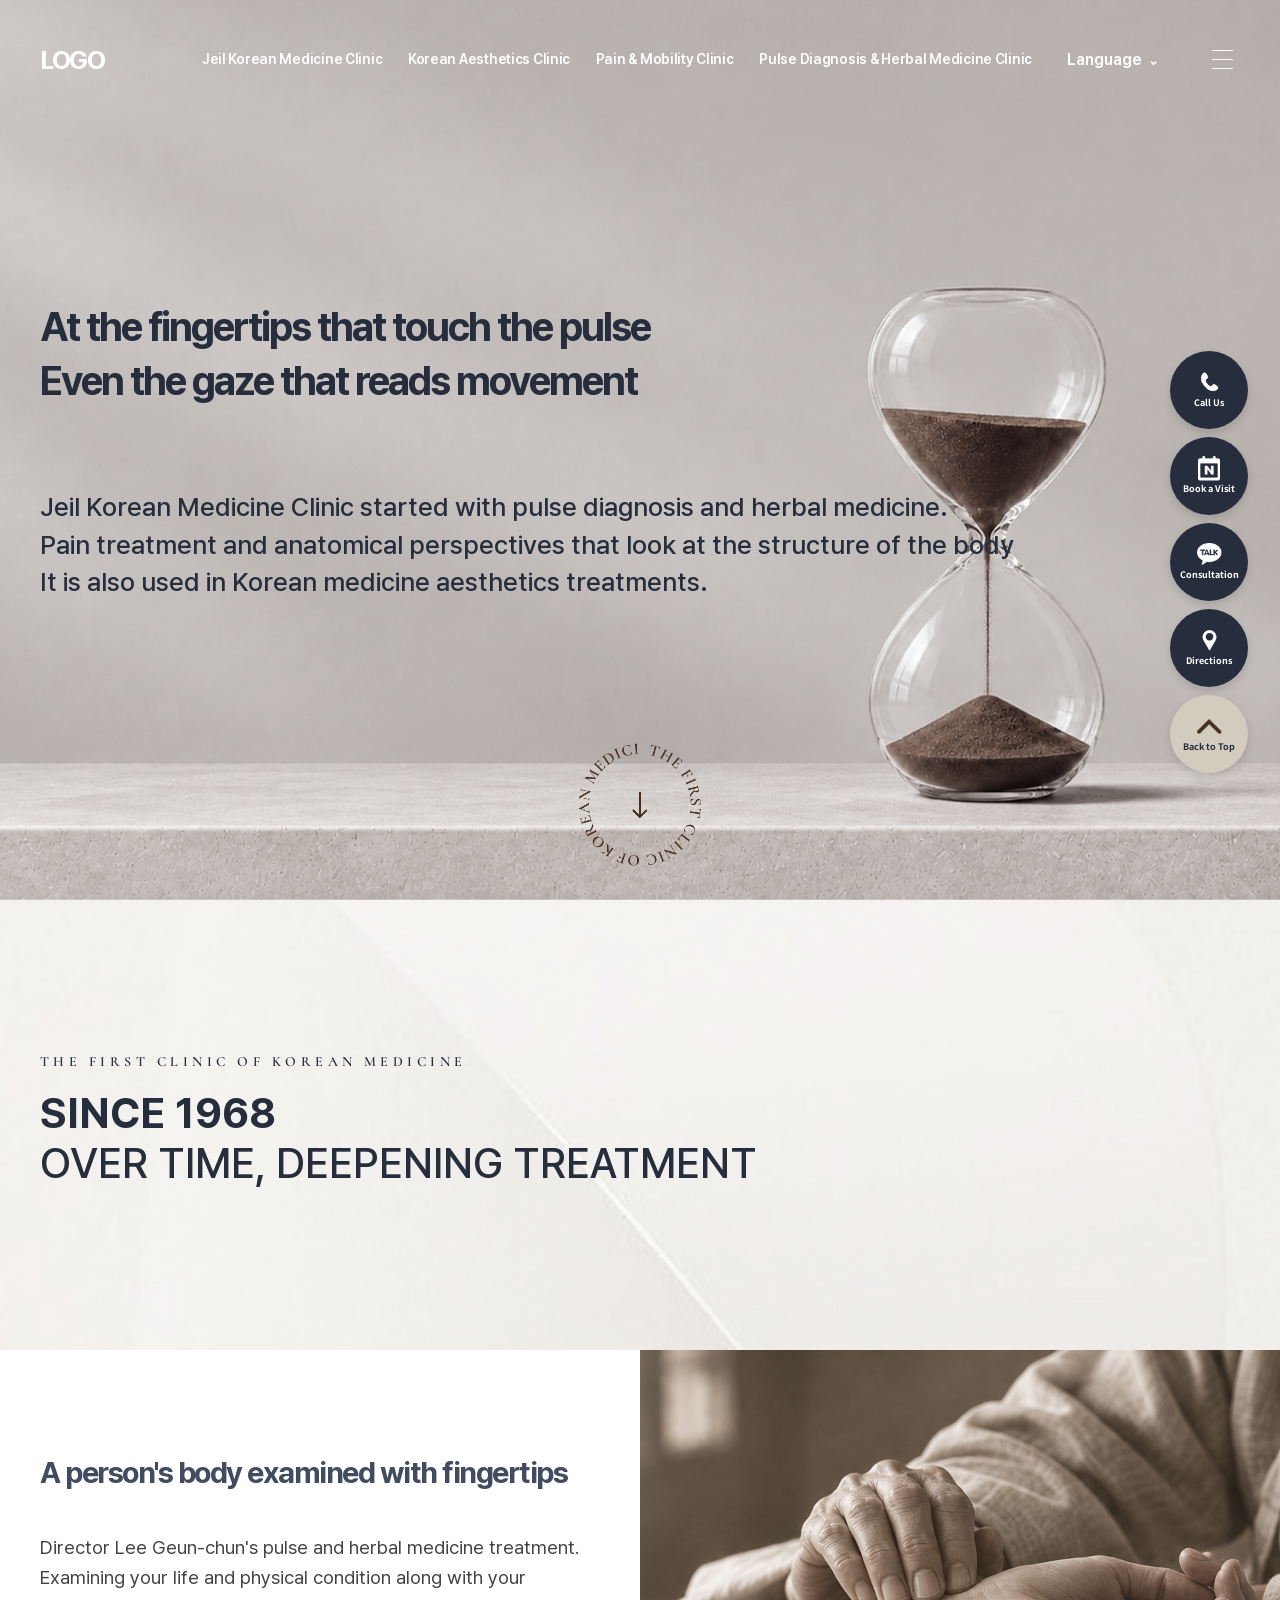
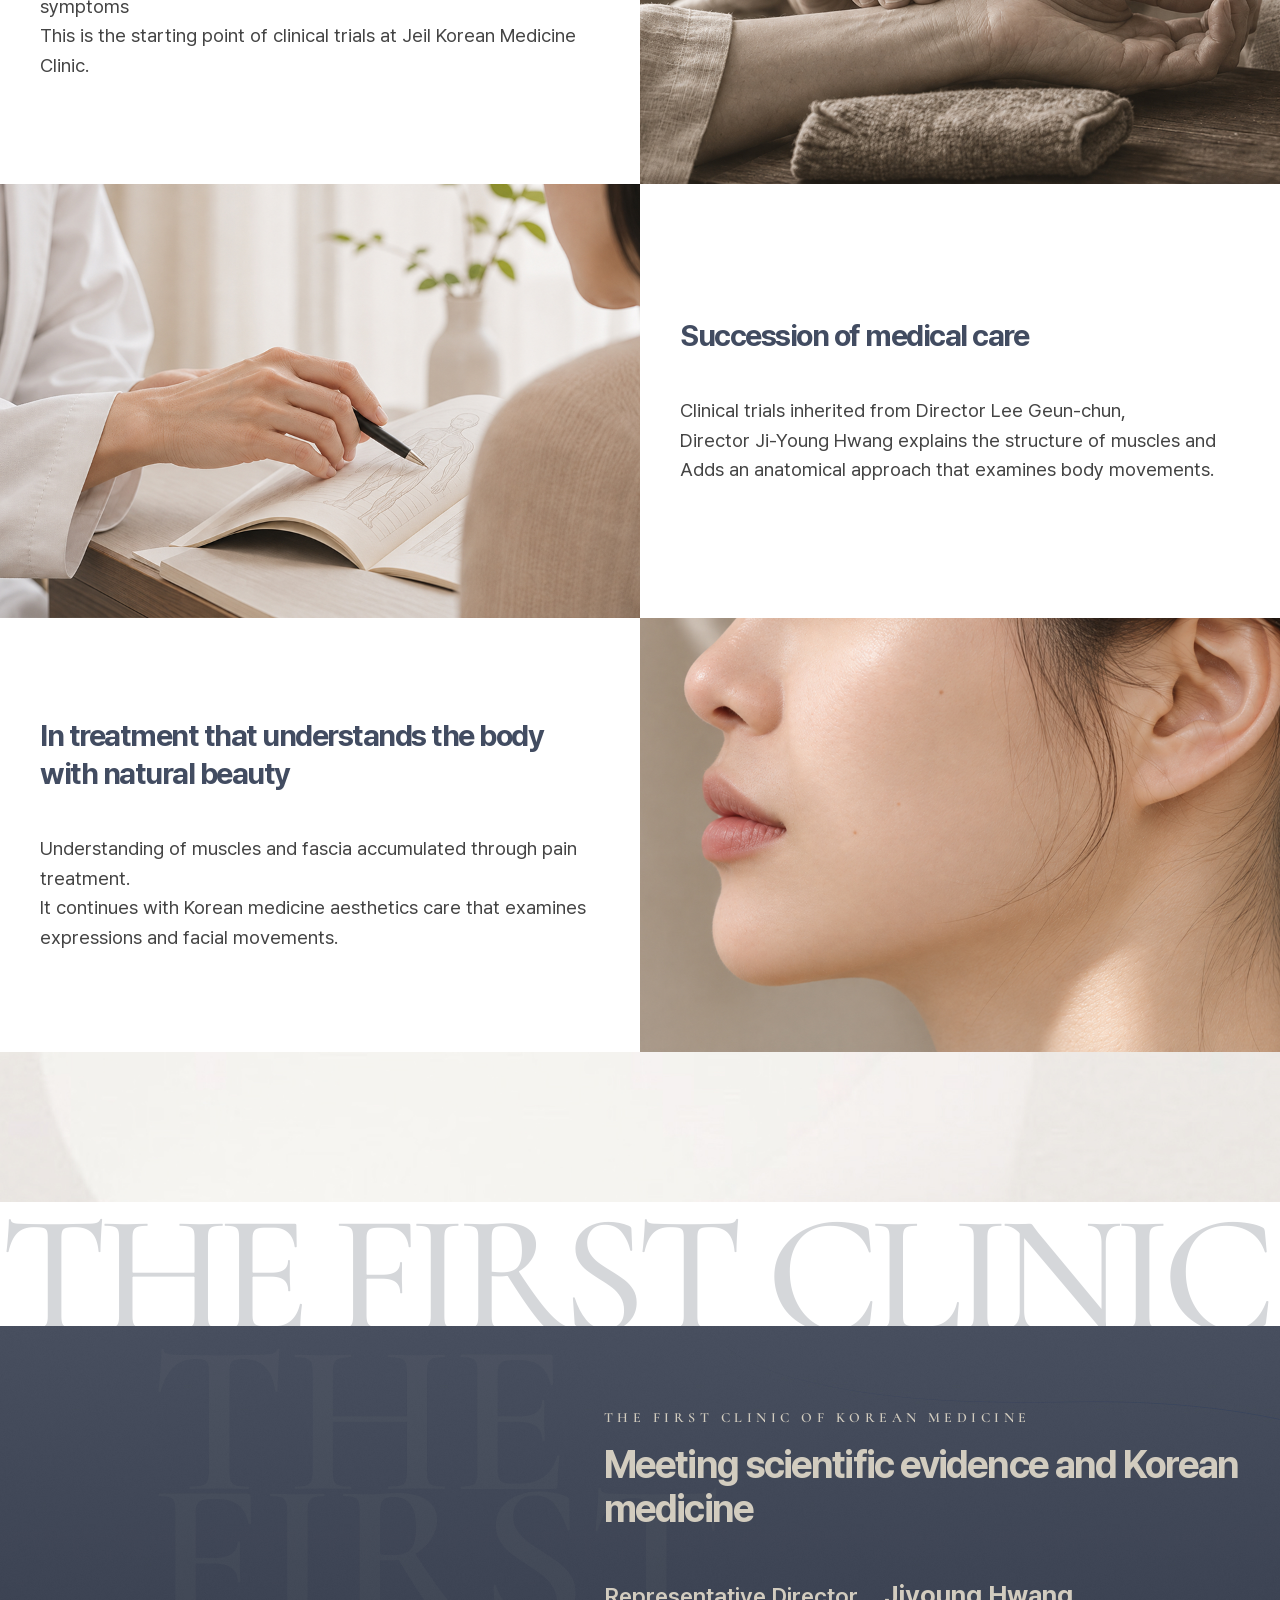
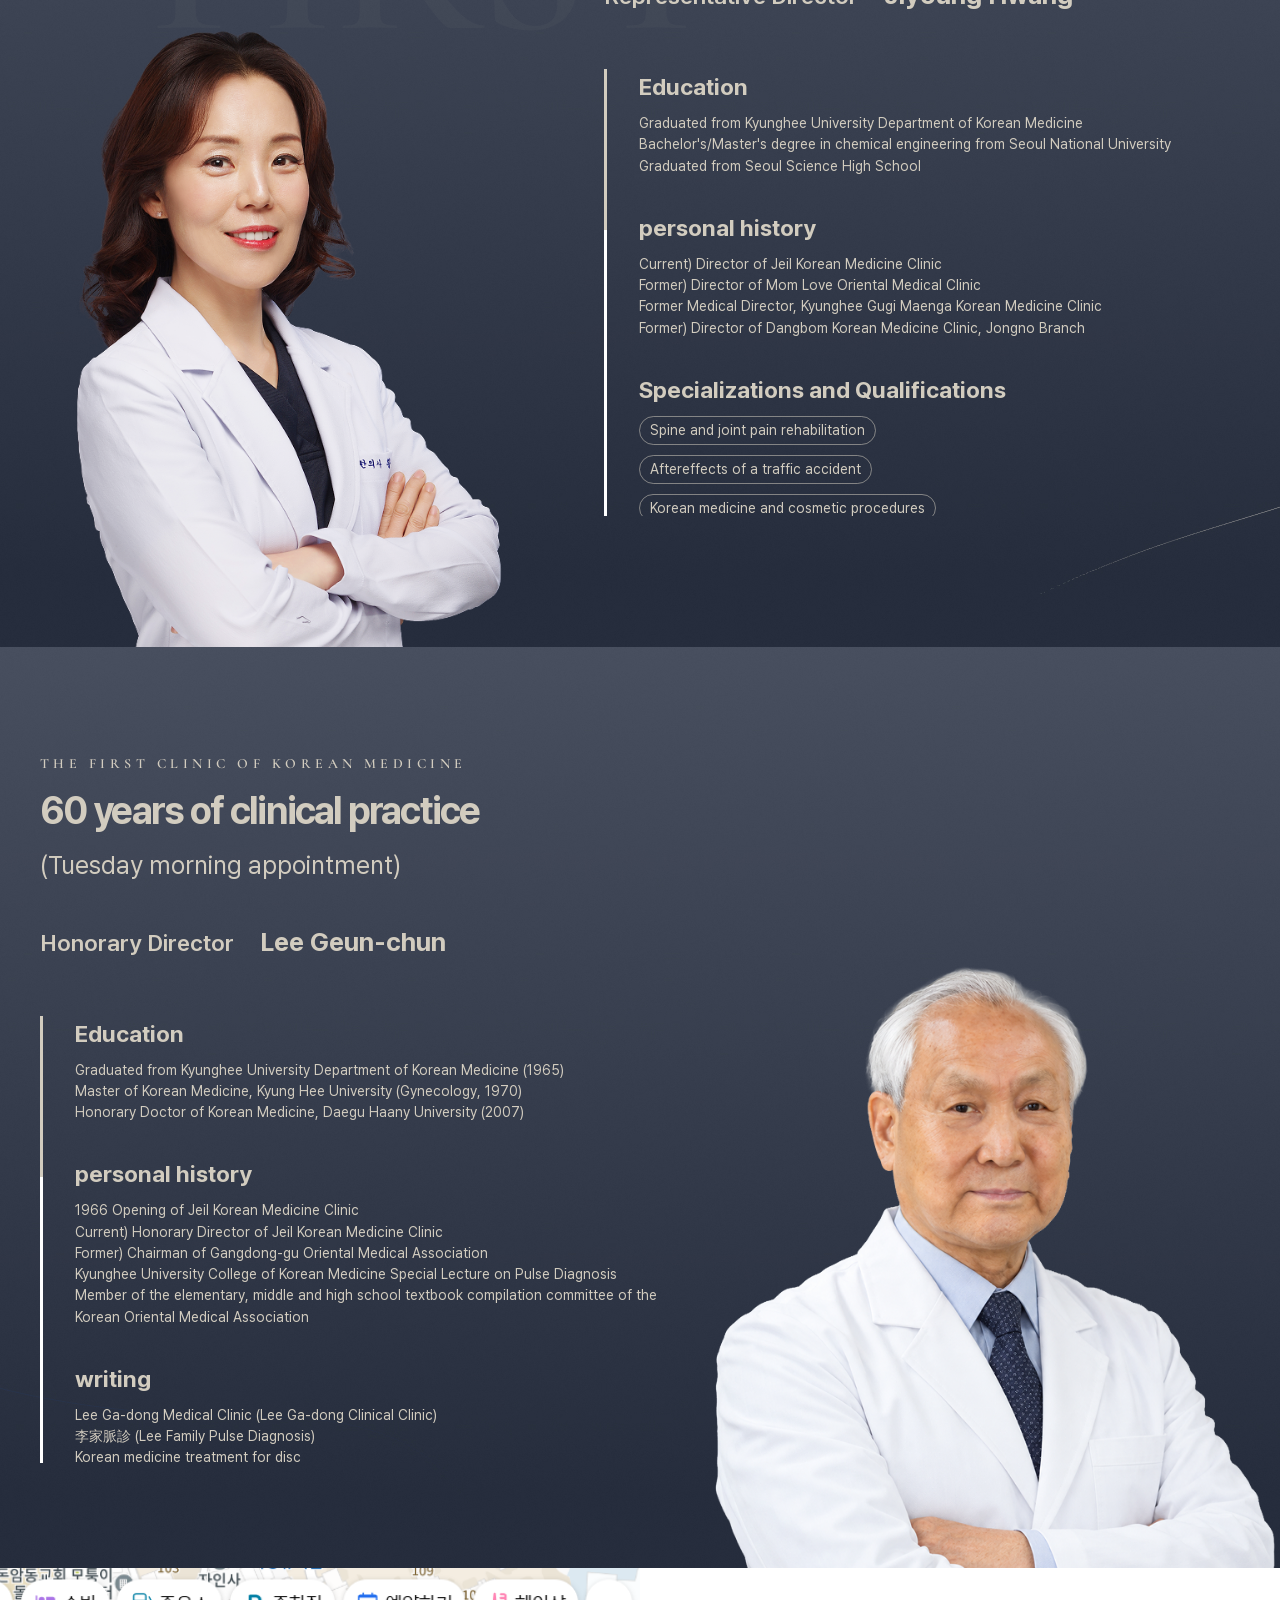
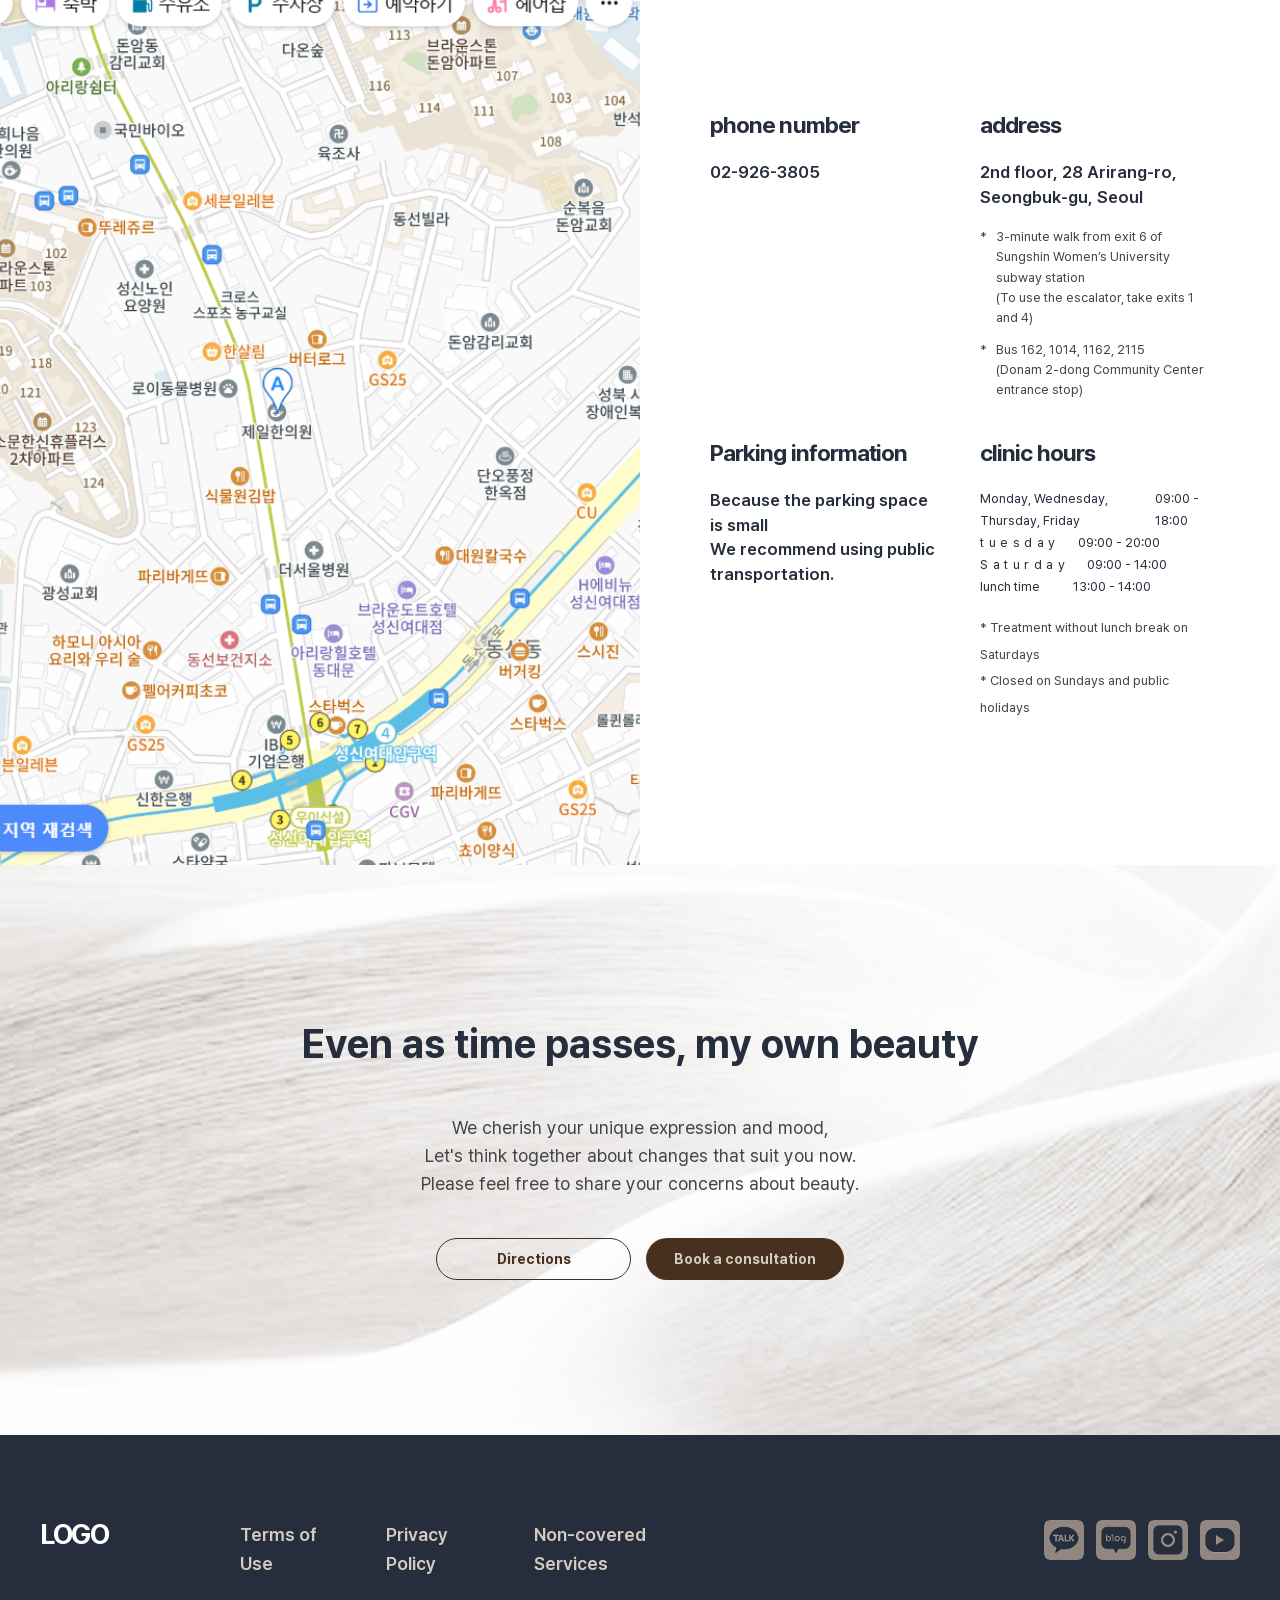
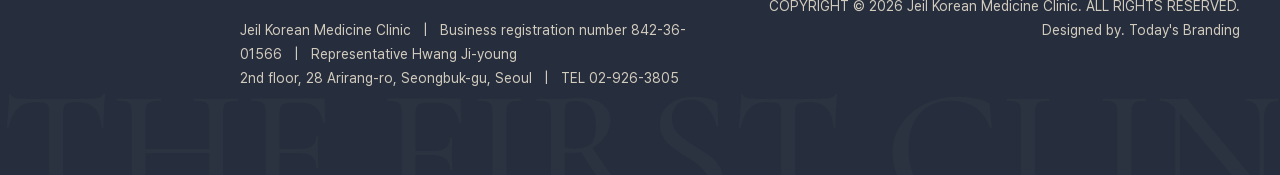
<file: en/brand.html>
<!doctype html>
<html lang="en">
<head><base href="../">
  <meta charset="utf-8">
  <meta name="viewport" content="width=device-width, initial-scale=1">
  <meta name="theme-color" content="#262d3c">
  <meta name="description" content="We introduce the story of Jeil Korean Medicine Clinic&#x27;s medical treatment since 1968, as well as its representative director Ji-young Hwang and honorary director Geun-chun Lee.">
  <title>Brand Story·Medical Staff Introduction | Jeil Korean Medicine Clinic</title>
  <link rel="preconnect" href="https://fonts.googleapis.com">
  <link rel="preconnect" href="https://fonts.gstatic.com" crossorigin>
  <link href="https://fonts.googleapis.com/css2?family=Cormorant+Garamond:wght@400;500;600&family=Cormorant+SC:wght@500;600&family=Noto+Sans+KR:wght@400;500;600;700&display=swap" rel="stylesheet">
  <link rel="stylesheet" href="styles.css">
  <link rel="stylesheet" href="brand.css">
  <link rel="stylesheet" href="mega-menu.css">
  <script defer src="main.js"></script>
  <link rel="stylesheet" href="aos.css">
  <link rel="stylesheet" href="hero-scroll-shared.css">
  <link rel="stylesheet" href="header-unified.css">
  <link rel="stylesheet" href="language.css">
  <link rel="stylesheet" href="brand-typography.css">
  <link rel="stylesheet" href="section-heading-shared.css">
  <link rel="stylesheet" href="english-layout.css">
</head>
<body id="top">
  <a class="skip-link" href="en/brand.html#main">Skip to content</a>
  <header class="site-header" id="site-header">
    <a class="brand" href="en/index.html" aria-label="To the main page of Jeil Korean Medicine Clinic">LOGO</a>
    <nav class="primary-nav" id="primary-nav" aria-label="main menu">
      <a href="en/index.html">Jeil Korean Medicine Clinic</a>
      <a href="en/beauty.html">Korean Aesthetics Clinic</a>
      <a href="en/pain.html">Pain &amp; Mobility Clinic</a>
      <a href="en/herbal.html">Pulse Diagnosis &amp; Herbal Medicine Clinic</a>
    </nav>
    <div class="header-tools"><details class="language"><summary>Language</summary><div class="language-options"><a href="brand.html" lang="ko">한국어</a><a href="en/brand.html" lang="en">English</a></div></details><button class="menu-button" type="button" aria-label="Open menu" aria-controls="primary-nav" aria-expanded="false"><span></span><span></span><span></span></button></div>
  </header>

  <aside class="quick-links" aria-label="quick menu">
    <a href="tel:029263805" aria-label="phone inquiry"><img src="assets/main/icon_1.png" alt=""><span>Call Us</span></a>
    <a href="https://naver.me/GgWrJkTM" target="_blank" rel="noopener noreferrer" aria-label="Make a reservation at Naver Place"><img src="assets/main/icon_2.png" alt=""><span>Book a Visit</span></a>
    <a href="tel:029263805" aria-label="phone consultation"><img src="assets/main/icon_3.png" alt=""><span>Consultation</span></a>
    <a href="en/brand.html#brand-visit" aria-label="Directions"><img src="assets/main/icon_4.png" alt=""><span>Directions</span></a>
    <a class="quick-top" href="en/brand.html#top" aria-label="Go to top"><img src="assets/main/icon_5.png" alt=""><span>Back to Top</span></a>
  </aside>

  <main id="main">
    <section class="brand-hero" aria-labelledby="brand-hero-title">
      <div class="brand-hero-photo" role="img" aria-label="A photo depicting the time of treatment that lasted like an hourglass"></div>
      <div class="container brand-hero-copy">
        <h1 id="brand-hero-title">At the fingertips that touch the pulse <br>Even the gaze that reads movement</h1>
        <p>Jeil Korean Medicine Clinic started with pulse diagnosis and herbal medicine. <br>Pain treatment and anatomical perspectives that look at the structure of the body <br>It is also used in Korean medicine aesthetics treatments.</p>
      </div>
      <a class="brand-scroll hero-scroll-unified" href="en/brand.html#history" aria-label="move down"><img class="hero-scroll-text" src="assets/main/hero-scroll-original.png" alt="" aria-hidden="true"><img class="hero-scroll-arrow" src="assets/main/hero-scroll-original.png" alt="" aria-hidden="true"></a>
    </section>

    <section class="brand-history" id="history" aria-labelledby="history-title">
      <div class="brand-history-heading container">
        <p class="eyebrow">The First Clinic of Korean Medicine</p>
        <h2 id="history-title" class="shared-split-heading"><span>SINCE 1968</span><span>Over time, deepening treatment</span></h2>
      </div>
      <div class="brand-story-grid">
        <article class="brand-story-copy"><div><h3>A person's body examined with fingertips</h3><p>Director Lee Geun-chun's pulse and herbal medicine treatment. <br>Examining your life and physical condition along with your symptoms <br>This is the starting point of clinical trials at Jeil Korean Medicine Clinic.</p></div></article>
        <img src="assets/brand/section1_1.jpg" alt="A hand that checks the condition of the body by checking the pulse" loading="lazy">
        <img src="assets/brand/section1_2.jpg" alt="Medical staff reviewing data and consulting with patients" loading="lazy">
        <article class="brand-story-copy"><div><h3>Succession of medical care</h3><p>Clinical trials inherited from Director Lee Geun-chun, <br>Director Ji-Young Hwang explains the structure of muscles and <br>Adds an anatomical approach that examines body movements.</p></div></article>
        <article class="brand-story-copy"><div><h3>In treatment that understands the body <br>with natural beauty</h3><p>Understanding of muscles and fascia accumulated through pain treatment. <br>It continues with Korean medicine aesthetics care that examines expressions and facial movements.</p></div></article>
        <img src="assets/brand/section1_3.jpg" alt="natural facial contour" loading="lazy">
      </div>
    </section>

    <div class="brand-large-type" aria-hidden="true"><div class="brand-large-type-track"><span>THE FIRST CLINIC OF KOREAN MEDICINE CLINIC</span><span>THE FIRST CLINIC OF KOREAN MEDICINE CLINIC</span></div></div>

    <section class="doctor doctor-primary" id="doctors" aria-labelledby="primary-doctor-title">
      <div class="container doctor-inner">
        <span class="doctor-watermark" aria-hidden="true">THE <br>FIRST</span>
        <img class="doctor-portrait" src="assets/brand/section2_3.png" alt="CEO Jiyoung Hwang" loading="lazy">
        <div class="doctor-content">
          <p class="eyebrow">The First Clinic of Korean Medicine</p>
          <h2 id="primary-doctor-title">Meeting scientific evidence and Korean medicine</h2>
          <p class="doctor-name"><span>Representative Director</span> Jiyoung Hwang</p>
          <div class="doctor-bio-shell">
          <div class="doctor-bio-rail" aria-hidden="true"><span></span></div>
          <div class="doctor-bio" tabindex="0" role="region" aria-label="Biography of CEO Jiyoung Hwang. You can scroll with the mouse wheel or arrow keys.">
            <div><h3>Education</h3><ul><li>Graduated from Kyunghee University Department of Korean Medicine</li><li>Bachelor's/Master's degree in chemical engineering from Seoul National University</li><li>Graduated from Seoul Science High School</li></ul></div>
            <div><h3>personal history</h3><ul><li>Current) Director of Jeil Korean Medicine Clinic</li><li>Former) Director of Mom Love Oriental Medical Clinic</li><li>Former Medical Director, Kyunghee Gugi Maenga Korean Medicine Clinic</li><li>Former) Director of Dangbom Korean Medicine Clinic, Jongno Branch</li></ul></div>
            <div><h3>Specializations and Qualifications</h3><ul class="doctor-tags"><li>Spine and joint pain rehabilitation</li><li>Aftereffects of a traffic accident</li><li>Korean medicine and cosmetic procedures</li><li>Body shape correction and diet</li><li>Life sports instructor level 2</li></ul></div>
          </div>
          </div>
        </div>
      </div>
    </section>

    <section class="doctor doctor-honorary" aria-labelledby="honorary-doctor-title">
      <div class="container doctor-inner">
        <div class="doctor-content">
          <p class="eyebrow">The First Clinic of Korean Medicine</p>
          <h2 id="honorary-doctor-title">60 years of clinical practice</h2>
          <p class="doctor-note">(Tuesday morning appointment)</p>
          <p class="doctor-name"><span>Honorary Director</span> Lee Geun-chun</p>
          <div class="doctor-bio-shell">
          <div class="doctor-bio-rail" aria-hidden="true"><span></span></div>
          <div class="doctor-bio" tabindex="0" role="region" aria-label="Biography of honorary director Lee Geun-chun. You can scroll with the mouse wheel or arrow keys.">
            <div><h3>Education</h3><ul><li>Graduated from Kyunghee University Department of Korean Medicine (1965)</li><li>Master of Korean Medicine, Kyung Hee University (Gynecology, 1970)</li><li>Honorary Doctor of Korean Medicine, Daegu Haany University (2007)</li></ul></div>
            <div><h3>personal history</h3><ul><li>1966 Opening of Jeil Korean Medicine Clinic</li><li>Current) Honorary Director of Jeil Korean Medicine Clinic</li><li>Former) Chairman of Gangdong-gu Oriental Medical Association</li><li>Kyunghee University College of Korean Medicine Special Lecture on Pulse Diagnosis</li><li>Member of the elementary, middle and high school textbook compilation committee of the Korean Oriental Medical Association</li></ul></div>
            <div><h3>writing</h3><ul><li>Lee Ga-dong Medical Clinic (Lee Ga-dong Clinical Clinic)</li><li>李家脈診 (Lee Family Pulse Diagnosis)</li><li>Korean medicine treatment for disc</li></ul></div>
            <div><h3>Specializations and Qualifications</h3><ul class="doctor-tags"><li>Pulse diagnosis based on Lee's clinical practice</li><li>Intractable and chronic diseases</li><li>Gynecology and restorative herbal care</li><li>Root-focused care based on 60 years of experience</li></ul></div>
          </div>
          </div>
        </div>
        <img class="doctor-portrait" src="assets/brand/section2_4.png" alt="Honorary Director Lee Geun-chun" loading="lazy">
      </div>
    </section>

    <section class="brand-visit" id="brand-visit" aria-label="Directions to Jeil Korean Medicine Clinic and treatment information">
      <a class="brand-visit-map" href="https://naver.me/GgWrJkTM" target="_blank" rel="noopener noreferrer" aria-label="View location on Naver map"><img src="assets/map.png" alt="Location of Jeil Korean Medicine Clinic, 28 Arirang-ro, Seongbuk-gu, Seoul" loading="lazy"></a>
      <div class="brand-visit-details">
        <div><h2>phone number</h2><a href="tel:029263805">02-926-3805</a></div>
        <div><h2>address</h2><p>2nd floor, 28 Arirang-ro, Seongbuk-gu, Seoul</p><ul><li>3-minute walk from exit 6 of Sungshin Women’s University subway station <br>(To use the escalator, take exits 1 and 4)</li><li>Bus 162, 1014, 1162, 2115 <br>(Donam 2-dong Community Center entrance stop)</li></ul></div>
        <div><h2>Parking information</h2><p>Because the parking space is small <br>We recommend using public transportation.</p></div>
        <div><h2>clinic hours</h2><dl><div><dt>Monday, Wednesday, Thursday, Friday</dt><dd>09:00 - 18:00</dd></div><div><dt class="spaced-day">tuesday</dt><dd>09:00 - 20:00</dd></div><div><dt class="spaced-day">Saturday</dt><dd>09:00 - 14:00</dd></div><div><dt>lunch time</dt><dd>13:00 - 14:00</dd></div></dl><small>* Treatment without lunch break on Saturdays <br>* Closed on Sundays and public holidays</small></div>
      </div>
    </section>

    <section class="closing" aria-labelledby="closing-title"><div class="closing-content"><h2 id="closing-title">Even as time passes, my own beauty</h2><p>We cherish your unique expression and mood, <br>Let's think together about changes that suit you now. <br>Please feel free to share your concerns about beauty.</p><div><a class="pill outline-dark" href="en/brand.html#brand-visit">Directions</a><a class="pill brown" href="tel:029263805">Book a consultation</a></div></div></section>
  </main>

  <footer class="site-footer"><div class="container footer-inner"><a class="brand" href="en/index.html">LOGO</a><div class="footer-details"><div class="footer-links"><a href="en/terms.html">Terms of Use</a><a href="en/privacy.html">Privacy Policy</a><span>Non-covered Services</span></div><p>Jeil Korean Medicine Clinic &nbsp; | &nbsp; Business registration number 842-36-01566 &nbsp; | &nbsp; Representative Hwang Ji-young <br>2nd floor, 28 Arirang-ro, Seongbuk-gu, Seoul &nbsp; | &nbsp; TEL 02-926-3805</p></div><div class="footer-right"><div class="social-icons" aria-hidden="true"><img src="assets/main/f_icon_1.png" alt=""><img src="assets/main/f_icon_2.png" alt=""><img src="assets/main/f_icon_3.png" alt=""><img src="assets/main/f_icon_4.png" alt=""></div><p>COPYRIGHT © 2026 Jeil Korean Medicine Clinic. ALL RIGHTS RESERVED. <br>Designed by. Today's Branding</p></div></div><div class="footer-watermark" aria-hidden="true">THE FIRST CLINIC OF KOREAN MEDICINE</div></footer>
</body>
</html>
</file>
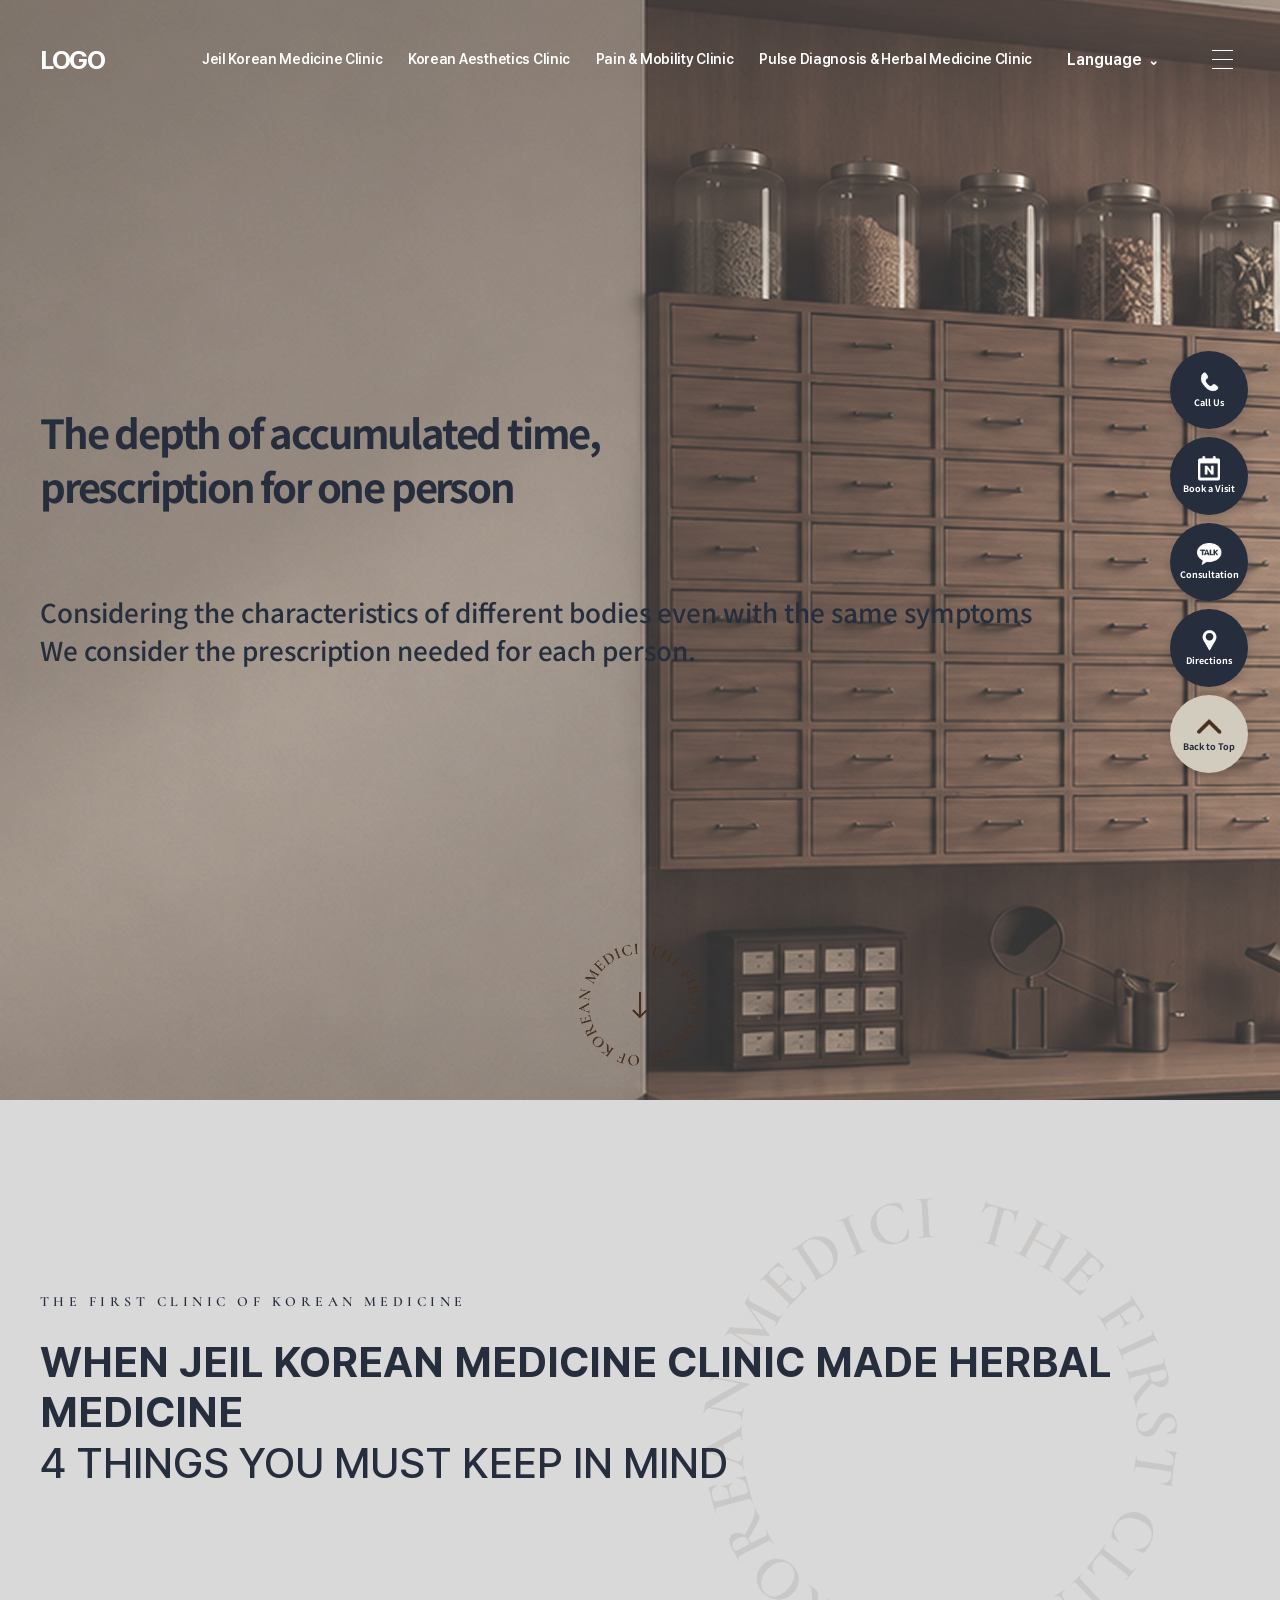
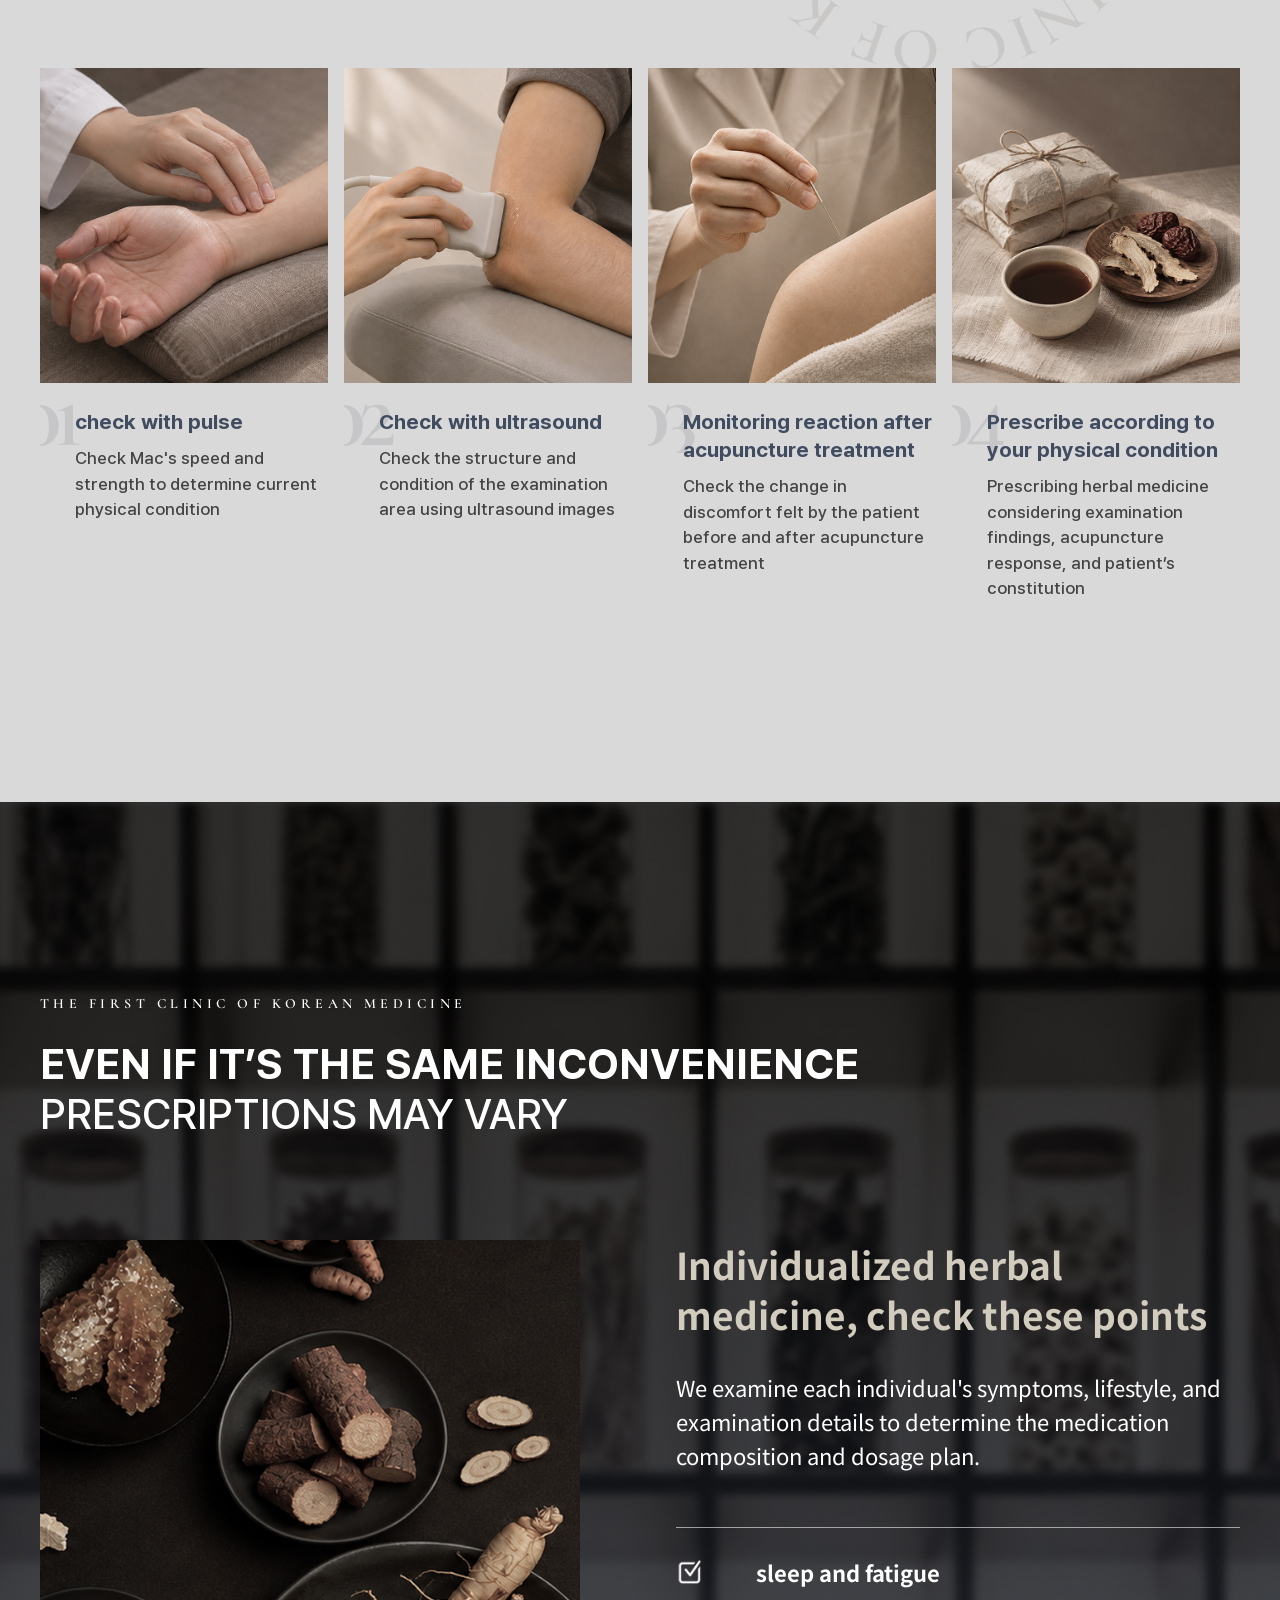
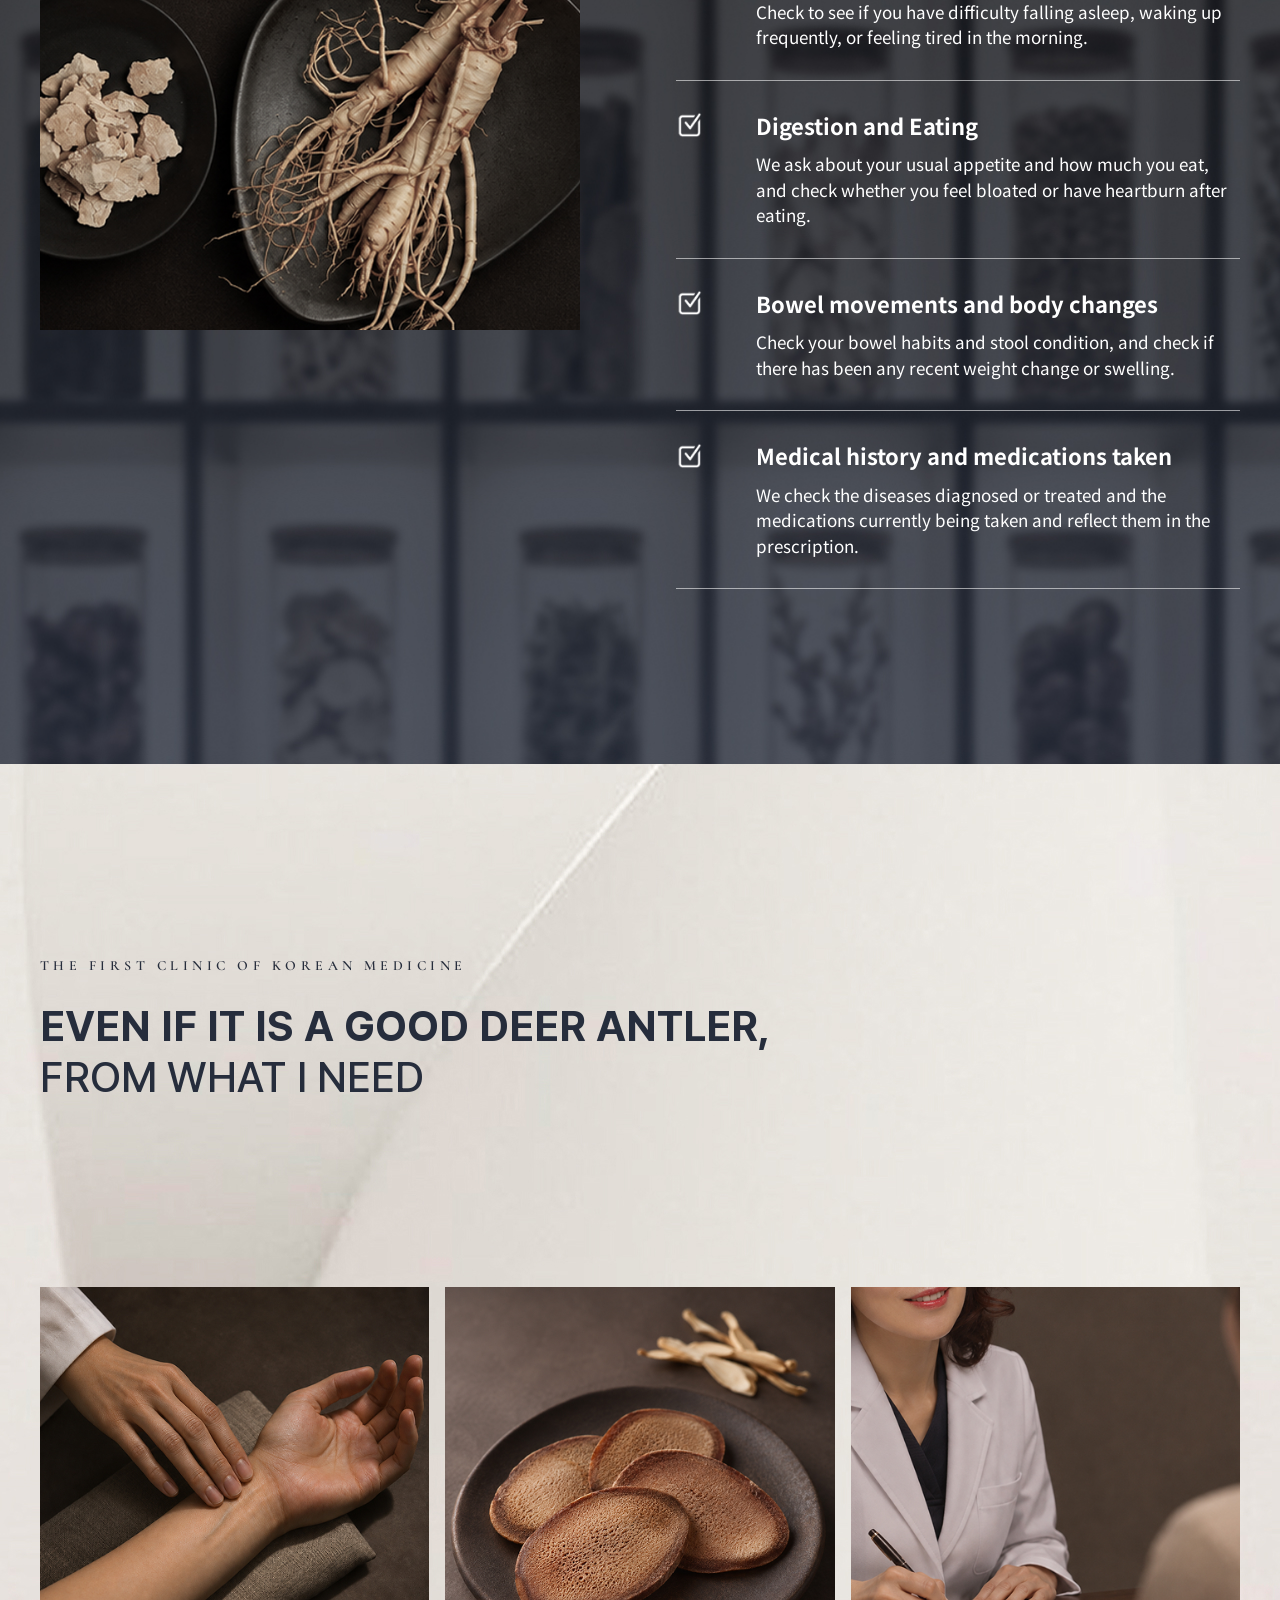
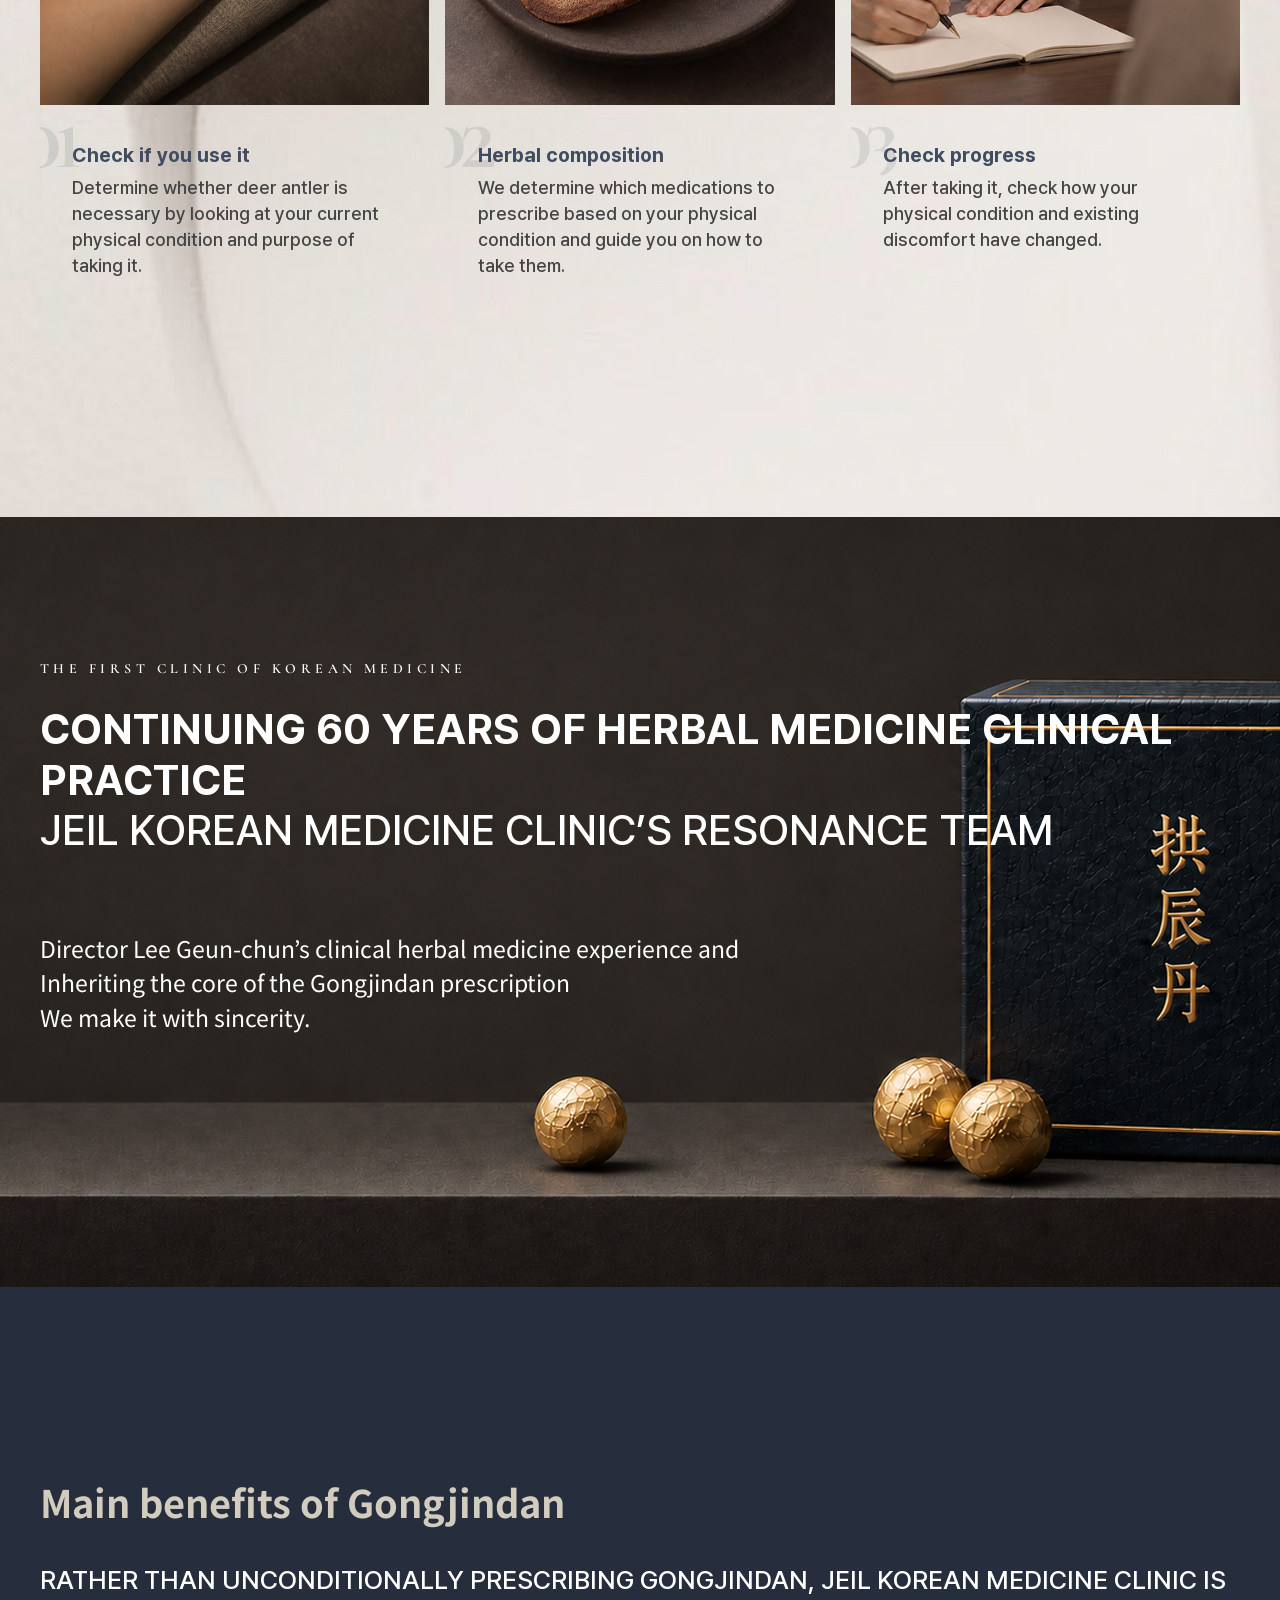
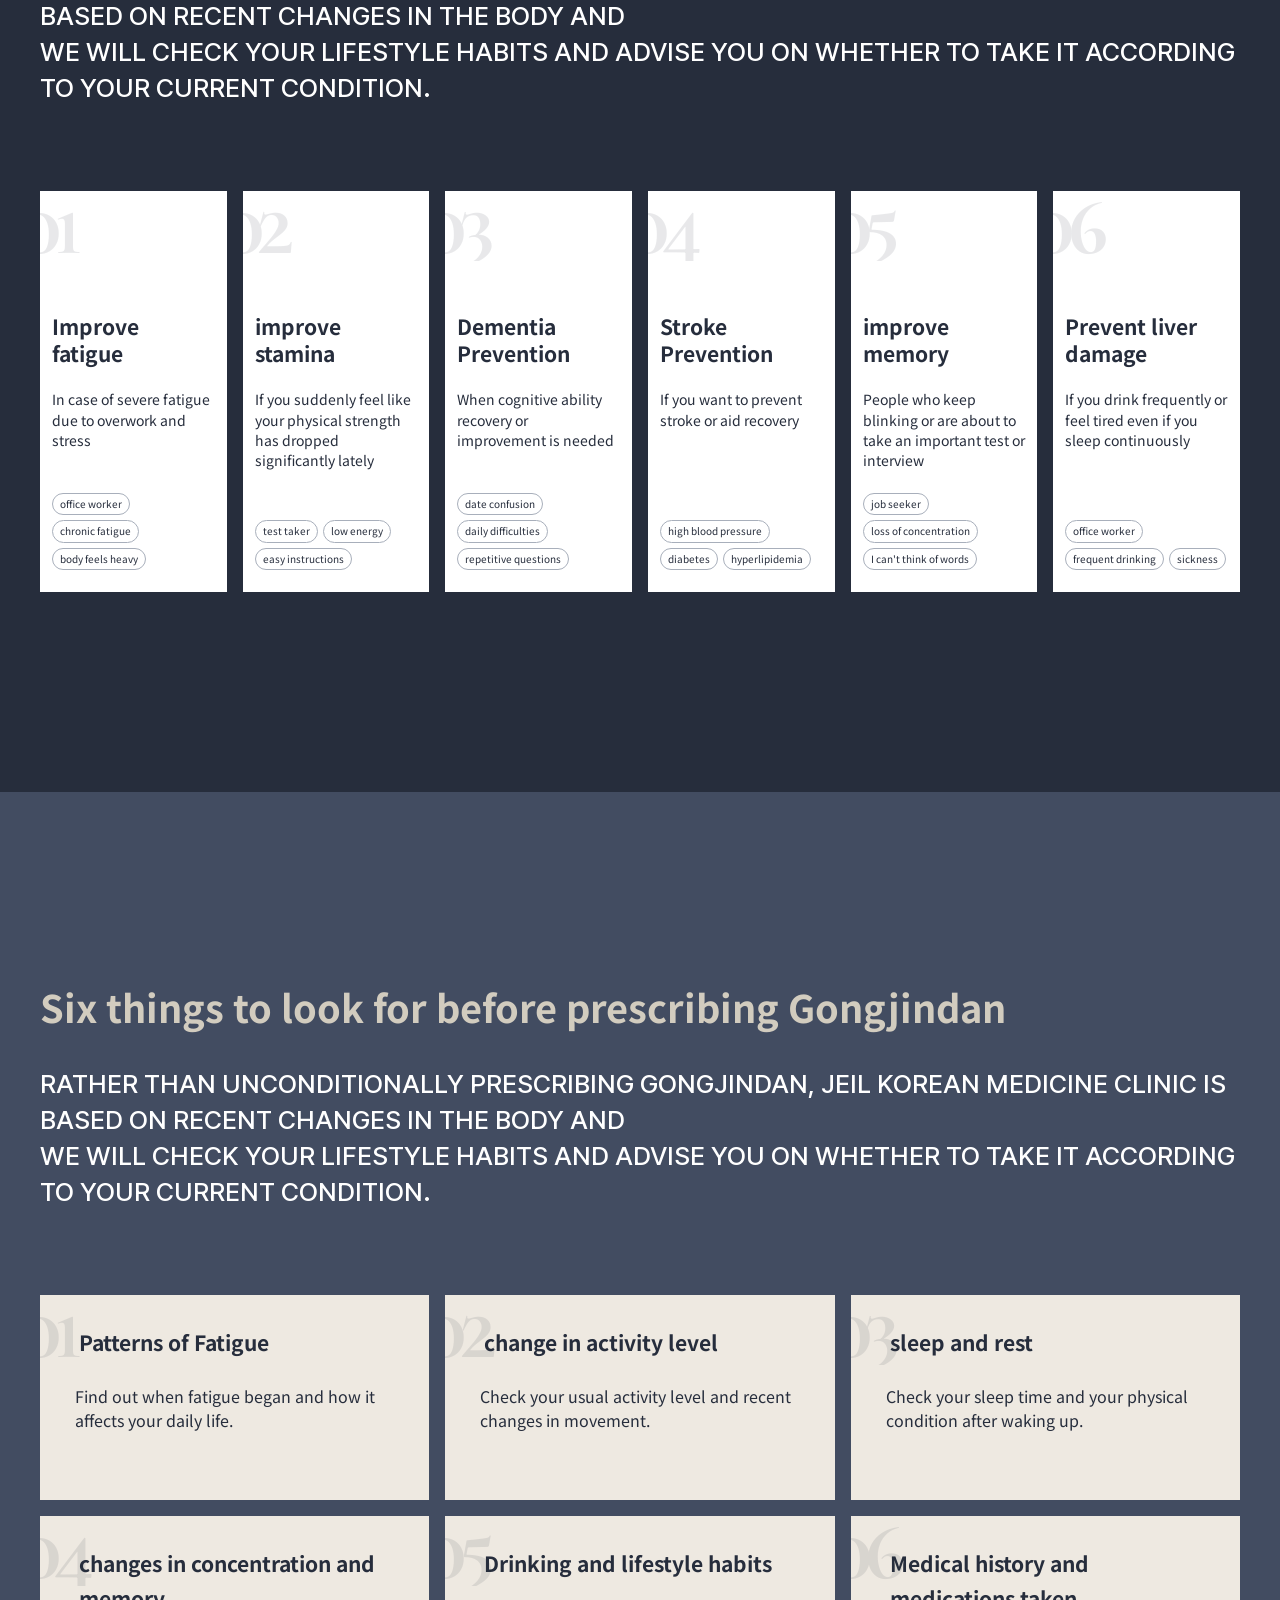
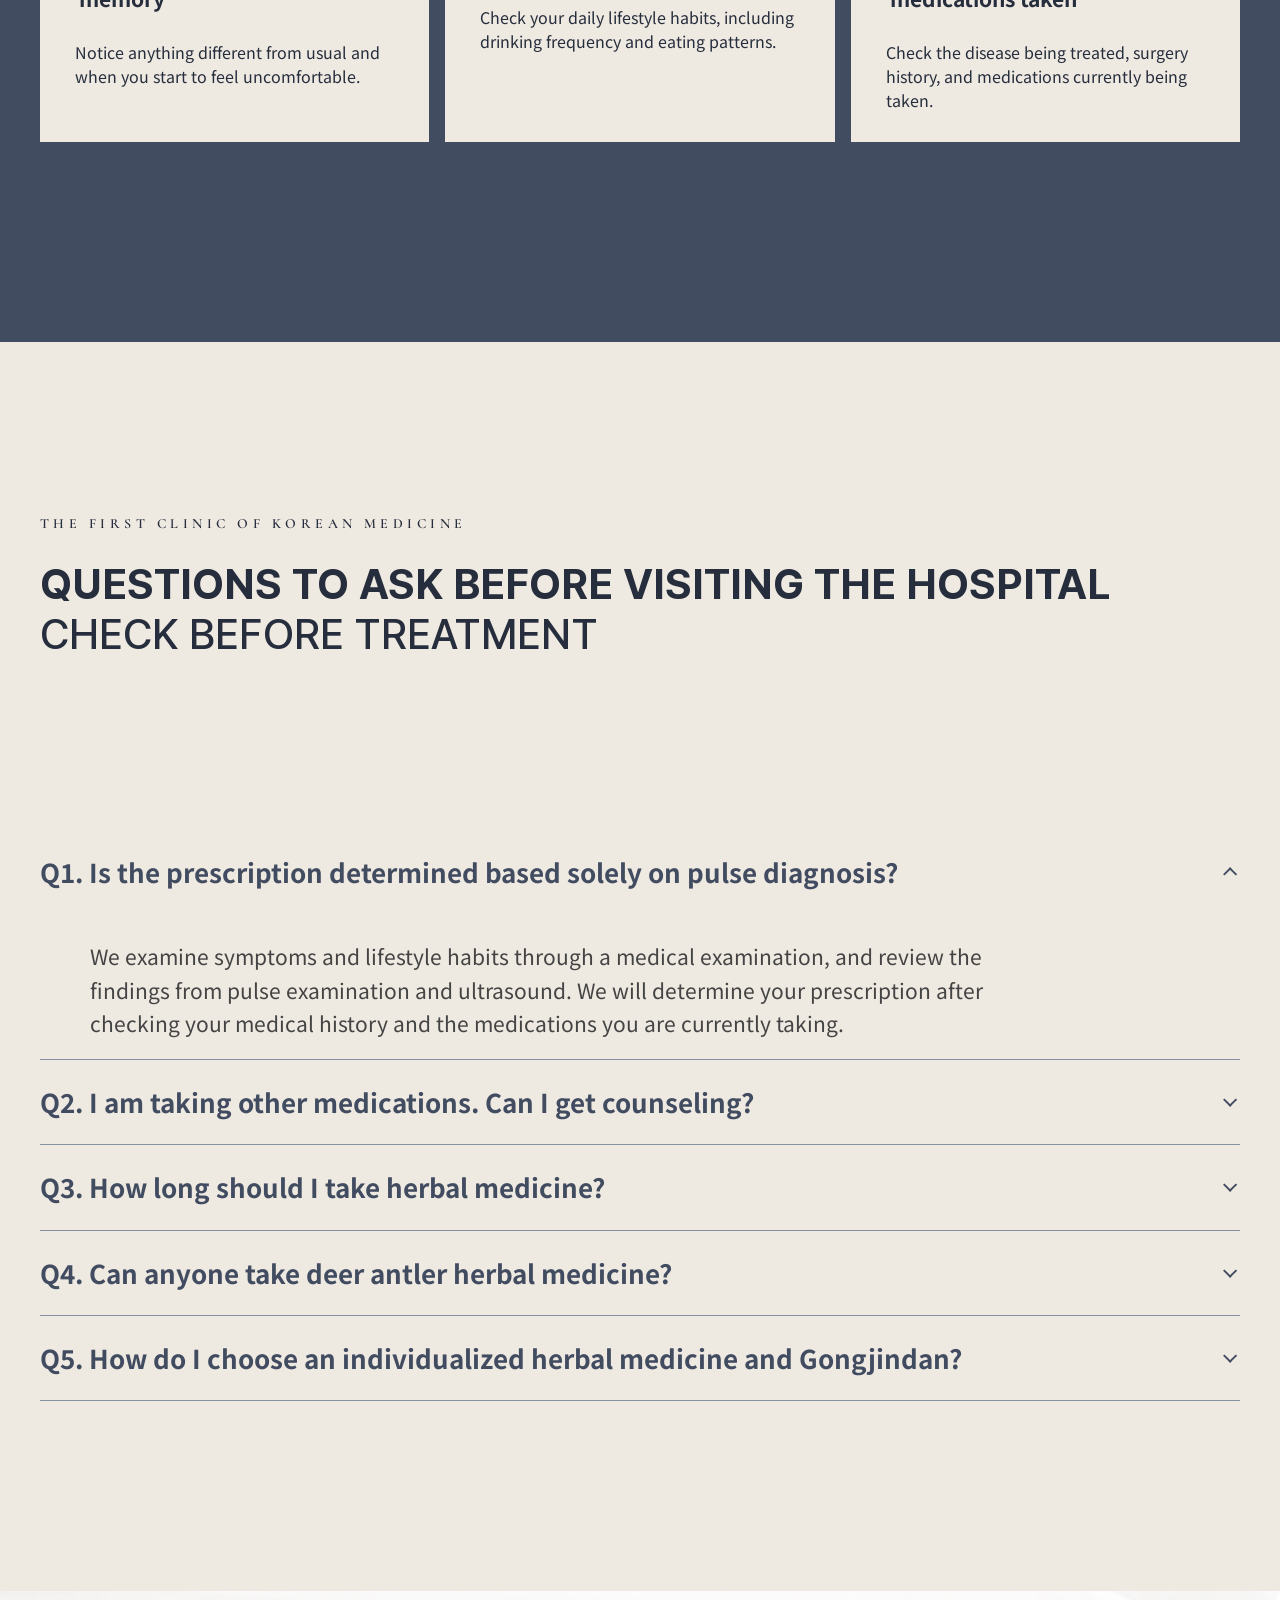
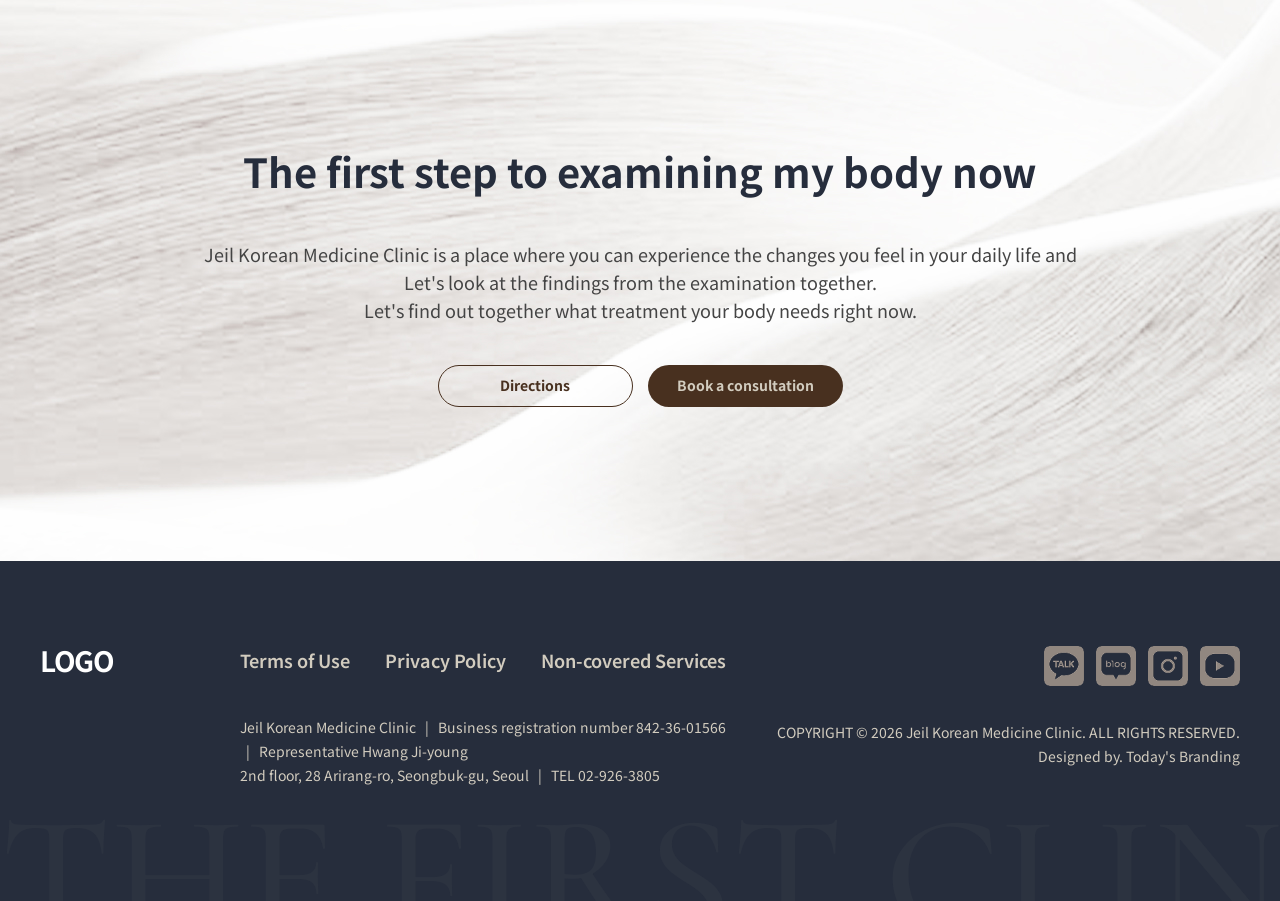
<file: en/herbal.html>
<!doctype html>
<html lang="en">
<head><base href="../">
  <meta charset="utf-8">
  <meta name="viewport" content="width=device-width, initial-scale=1">
  <meta name="theme-color" content="#262d3c">
  <meta name="description" content="Jeil Korean Medicine Clinic’s Pulse Diagnosis and Herbal Medicine Clinic. Based on the pulse and examination, we provide consultation on herbal medicine tailored to a person&#x27;s physical condition.">
  <title>Pulse Diagnosis/Herbal Medicine Clinic | Jeil Korean Medicine Clinic</title>
  <link rel="preconnect" href="https://fonts.googleapis.com">
  <link rel="preconnect" href="https://fonts.gstatic.com" crossorigin>
  <link href="https://fonts.googleapis.com/css2?family=Cormorant+Garamond:wght@400;500;600&family=Cormorant+SC:wght@500;600&family=Noto+Sans+KR:wght@400;500;600;700&display=swap" rel="stylesheet">
  <link rel="stylesheet" href="styles.css">
  <link rel="stylesheet" href="herbal.css">
  <link rel="stylesheet" href="mega-menu.css">
  <script defer src="main.js"></script>
  <link rel="stylesheet" href="aos.css">
  <link rel="stylesheet" href="hero-scroll-shared.css">
  <link rel="stylesheet" href="header-unified.css">
  <link rel="stylesheet" href="language.css">
  <link rel="stylesheet" href="section-heading-shared.css">
  <link rel="stylesheet" href="herbal-principles-layout.css">
  <link rel="stylesheet" href="pain-faq.css">
  <link rel="stylesheet" href="english-layout.css">
</head>
<body id="top">
  <a class="skip-link" href="en/herbal.html#main">Skip to content</a>
  <header class="site-header" id="site-header">
    <a class="brand" href="en/index.html" aria-label="To the main page of Jeil Korean Medicine Clinic">LOGO</a>
    <nav class="primary-nav" id="primary-nav" aria-label="main menu">
      <a href="en/index.html">Jeil Korean Medicine Clinic</a>
      <a href="en/beauty.html">Korean Aesthetics Clinic</a>
      <a href="en/pain.html">Pain &amp; Mobility Clinic</a>
      <a href="en/herbal.html" aria-current="page">Pulse Diagnosis &amp; Herbal Medicine Clinic</a>
    </nav>
    <div class="header-tools"><details class="language"><summary>Language</summary><div class="language-options"><a href="herbal.html" lang="ko">한국어</a><a href="en/herbal.html" lang="en">English</a></div></details><button class="menu-button" type="button" aria-label="Open menu" aria-controls="primary-nav" aria-expanded="false"><span></span><span></span><span></span></button></div>
  </header>

  <aside class="quick-links" aria-label="quick menu">
    <a href="tel:029263805" aria-label="phone inquiry"><img src="assets/main/icon_1.png" alt=""><span>Call Us</span></a>
    <a href="https://naver.me/GgWrJkTM" target="_blank" rel="noopener noreferrer" aria-label="Make a reservation at Naver Place"><img src="assets/main/icon_2.png" alt=""><span>Book a Visit</span></a>
    <a href="tel:029263805" aria-label="phone consultation"><img src="assets/main/icon_3.png" alt=""><span>Consultation</span></a>
    <a href="en/brand.html#brand-visit" aria-label="Directions"><img src="assets/main/icon_4.png" alt=""><span>Directions</span></a>
    <a class="quick-top" href="en/herbal.html#top" aria-label="Go to top"><img src="assets/main/icon_5.png" alt=""><span>Back to Top</span></a>
  </aside>

  <main id="main">
    <section class="herbal-hero" aria-labelledby="herbal-hero-title">
      <div class="herbal-hero-photo" role="img" aria-label="Herbal medicine dispensing space decorated with medicinal ingredients and medicine cabinet"></div>
      <div class="container herbal-hero-copy"><h1 id="herbal-hero-title">The depth of accumulated time, <br>prescription for one person</h1><p>Considering the characteristics of different bodies even with the same symptoms <br>We consider the prescription needed for each person.</p></div>
      <a class="herbal-scroll hero-scroll-unified" href="en/herbal.html#herbal-principles" aria-label="Go to next content"><img class="hero-scroll-text" src="assets/main/hero-scroll-original.png" alt="" aria-hidden="true"><img class="hero-scroll-arrow" src="assets/main/hero-scroll-original.png" alt="" aria-hidden="true"></a>
    </section>

    <section class="herbal-principles" id="herbal-principles" aria-labelledby="principles-title"><div class="container">
      <p class="eyebrow">The First Clinic of Korean Medicine</p><h2 id="principles-title" class="shared-split-heading"><span>When Jeil Korean Medicine Clinic made herbal medicine</span><span>4 things you must keep in mind</span></h2>
      <div class="principle-grid">
        <article><img src="assets/herbal/section1_1.jpg" alt="Feeling the pulse of one&#x27;s wrist" loading="lazy"><div><span class="principle-number" aria-hidden="true"><span>01</span></span><h3>check with pulse</h3><p>Check Mac's speed and strength to determine current physical condition</p></div></article>
        <article><img src="assets/herbal/section1_2.jpg" alt="Ultrasound examination of the examination area" loading="lazy"><div><span class="principle-number" aria-hidden="true"><span>02</span></span><h3>Check with ultrasound</h3><p>Check the structure and condition of the examination area using ultrasound images</p></div></article>
        <article><img src="assets/herbal/section1_3.jpg" alt="Acupuncture treatment appearance" loading="lazy"><div><span class="principle-number" aria-hidden="true"><span>03</span></span><h3>Monitoring reaction after acupuncture treatment</h3><p>Check the change in discomfort felt by the patient before and after acupuncture treatment</p></div></article>
        <article><img src="assets/herbal/section1_4.jpg" alt="Herbal medicine prepared according to body condition" loading="lazy"><div><span class="principle-number" aria-hidden="true"><span>04</span></span><h3>Prescribe according to your physical condition</h3><p>Prescribing herbal medicine considering examination findings, acupuncture response, and patient’s constitution</p></div></article>
      </div>
    </div></section>

    <section class="personal-herbs" aria-labelledby="personal-herbs-title"><div class="container">
      <p class="eyebrow">The First Clinic of Korean Medicine</p><h2 id="personal-herbs-title" class="shared-split-heading"><span>Even if it’s the same inconvenience</span><span>Prescriptions may vary</span></h2>
      <div class="personal-grid"><img src="assets/herbal/section2_1.jpg" alt="Various herbs used in individual herbal medicine" loading="lazy"><div class="personal-copy"><h3>Individualized herbal medicine, check these points</h3><p>We examine each individual's symptoms, lifestyle, and examination details to determine the medication composition and dosage plan.</p><ul>
        <li><img class="check" src="assets/herbal/check.png" alt="" aria-hidden="true"><div><h4>sleep and fatigue</h4><p>Check to see if you have difficulty falling asleep, waking up frequently, or feeling tired in the morning.</p></div></li>
        <li><img class="check" src="assets/herbal/check.png" alt="" aria-hidden="true"><div><h4>Digestion and Eating</h4><p>We ask about your usual appetite and how much you eat, and check whether you feel bloated or have heartburn after eating.</p></div></li>
        <li><img class="check" src="assets/herbal/check.png" alt="" aria-hidden="true"><div><h4>Bowel movements and body changes</h4><p>Check your bowel habits and stool condition, and check if there has been any recent weight change or swelling.</p></div></li>
        <li><img class="check" src="assets/herbal/check.png" alt="" aria-hidden="true"><div><h4>Medical history and medications taken</h4><p>We check the diseases diagnosed or treated and the medications currently being taken and reflect them in the prescription.</p></div></li>
      </ul></div></div>
    </div></section>

    <section class="antler" aria-labelledby="antler-title"><div class="container">
      <p class="eyebrow">The First Clinic of Korean Medicine</p><h2 id="antler-title" class="shared-split-heading"><span>Even if it is a good deer antler,</span><span>From what I need</span></h2>
      <div class="antler-grid">
        <article><img src="assets/herbal/section3_1.jpg" alt="Wrist pulse appearance" loading="lazy"><div><span class="antler-number" aria-hidden="true"><span>01</span></span><h3>Check if you use it</h3><p>Determine whether deer antler is necessary by looking at your current physical condition and purpose of taking it.</p></div></article>
        <article><img src="assets/herbal/section3_2.jpg" alt="Antler herbal medicine on a plate" loading="lazy"><div><span class="antler-number" aria-hidden="true"><span>02</span></span><h3>Herbal composition</h3><p>We determine which medications to prescribe based on your physical condition and guide you on how to take them.</p></div></article>
        <article><img src="assets/herbal/section3_3.jpg" alt="Consulting with medical staff" loading="lazy"><div><span class="antler-number" aria-hidden="true"><span>03</span></span><h3>Check progress</h3><p>After taking it, check how your physical condition and existing discomfort have changed.</p></div></article>
      </div>
    </div></section>

    <section class="gongjindan-hero" aria-labelledby="gongjindan-title"><div class="container"><p class="eyebrow">The First Clinic of Korean Medicine</p><h2 id="gongjindan-title" class="shared-split-heading"><span>Continuing 60 years of herbal medicine clinical practice</span><span>Jeil Korean Medicine Clinic’s resonance team</span></h2><p>Director Lee Geun-chun’s clinical herbal medicine experience and <br>Inheriting the core of the Gongjindan prescription <br>We make it with sincerity.</p></div></section>

    <section class="gongjindan-benefits" aria-labelledby="benefits-title"><div class="container"><h2 id="benefits-title">Main benefits of Gongjindan</h2><p class="benefit-intro">Rather than unconditionally prescribing Gongjindan, Jeil Korean Medicine Clinic is based on recent changes in the body and <br>We will check your lifestyle habits and advise you on whether to take it according to your current condition.</p><div class="benefit-grid">
      <article><span class="benefit-number" aria-hidden="true"><span>01</span></span><h3>Improve fatigue</h3><p>In case of severe fatigue due to overwork and stress</p><div><small>office worker</small><small>chronic fatigue</small><small>body feels heavy</small></div></article>
      <article><span class="benefit-number" aria-hidden="true"><span>02</span></span><h3>improve stamina</h3><p>If you suddenly feel like your physical strength has dropped significantly lately</p><div><small>test taker</small><small>low energy</small><small>easy instructions</small></div></article>
      <article><span class="benefit-number" aria-hidden="true"><span>03</span></span><h3>Dementia Prevention</h3><p>When cognitive ability recovery or improvement is needed</p><div><small>date confusion</small><small>daily difficulties</small><small>repetitive questions</small></div></article>
      <article><span class="benefit-number" aria-hidden="true"><span>04</span></span><h3>Stroke Prevention</h3><p>If you want to prevent stroke or aid recovery</p><div><small>high blood pressure</small><small>diabetes</small><small>hyperlipidemia</small></div></article>
      <article><span class="benefit-number" aria-hidden="true"><span>05</span></span><h3>improve memory</h3><p>People who keep blinking or are about to take an important test or interview</p><div><small>job seeker</small><small>loss of concentration</small><small>I can't think of words</small></div></article>
      <article><span class="benefit-number" aria-hidden="true"><span>06</span></span><h3>Prevent liver damage</h3><p>If you drink frequently or feel tired even if you sleep continuously</p><div><small>office worker</small><small>frequent drinking</small><small>sickness</small></div></article>
    </div></div></section>

    <section class="gongjindan-checks" aria-labelledby="checks-title"><div class="container"><h2 id="checks-title">Six things to look for before prescribing Gongjindan</h2><p class="checks-intro">Rather than unconditionally prescribing Gongjindan, Jeil Korean Medicine Clinic is based on recent changes in the body and <br>We will check your lifestyle habits and advise you on whether to take it according to your current condition.</p><div class="checks-grid">
      <article><span class="check-number" aria-hidden="true"><span>01</span></span><h3>Patterns of Fatigue</h3><p>Find out when fatigue began and how it affects your daily life.</p></article>
      <article><span class="check-number" aria-hidden="true"><span>02</span></span><h3>change in activity level</h3><p>Check your usual activity level and recent changes in movement.</p></article>
      <article><span class="check-number" aria-hidden="true"><span>03</span></span><h3>sleep and rest</h3><p>Check your sleep time and your physical condition after waking up.</p></article>
      <article><span class="check-number" aria-hidden="true"><span>04</span></span><h3>changes in concentration and memory</h3><p>Notice anything different from usual and when you start to feel uncomfortable.</p></article>
      <article><span class="check-number" aria-hidden="true"><span>05</span></span><h3>Drinking and lifestyle habits</h3><p>Check your daily lifestyle habits, including drinking frequency and eating patterns.</p></article>
      <article><span class="check-number" aria-hidden="true"><span>06</span></span><h3>Medical history and medications taken</h3><p>Check the disease being treated, surgery history, and medications currently being taken.</p></article>
    </div></div></section>

    <section class="herbal-faq" id="herbal-faq" aria-labelledby="herbal-faq-title"><div class="container"><p class="eyebrow">The First Clinic of Korean Medicine</p><h2 id="herbal-faq-title" class="shared-split-heading"><span>Questions to ask before visiting the hospital</span><span>Check before treatment</span></h2><div class="faq-list">
      <details open><summary>Q1. Is the prescription determined based solely on pulse diagnosis?</summary><p>We examine symptoms and lifestyle habits through a medical examination, and review the findings from pulse examination and ultrasound. We will determine your prescription after checking your medical history and the medications you are currently taking.</p></details>
      <details><summary>Q2. I am taking other medications. Can I get counseling?</summary><p>yes. Please tell us what prescription drugs, over-the-counter drugs, and health functional foods you are taking during your treatment. If you don't remember the name of the medication, show them a photo of your prescription or medication envelope. Check precautions when taking with herbal medicine.</p></details>
      <details><summary>Q3. How long should I take herbal medicine?</summary><p>The duration of taking it depends on the purpose of prescription and your current physical condition. At the first treatment, we will guide you through the medication plan, and then adjust the period based on changes in your body and discomfort.</p></details>
      <details><summary>Q4. Can anyone take deer antler herbal medicine?</summary><p>Decide whether to use deer antler by considering your current physical condition, purpose of taking it, medical history, and medications you are taking. If deer antler is suitable, the medicine to be prescribed together with it and how to take it will be explained.</p></details>
      <details><summary>Q5. How do I choose an individualized herbal medicine and Gongjindan?</summary><p>Individualized herbal medicine is a method of determining the medicinal ingredients and dosage according to the results of examination, while gongjindan is an herbal medicine prescription with basic medicinal ingredients. At the clinic, we first listen to what inconveniences you are considering taking the drug and guide you to a prescription that suits your current physical condition.</p></details>
    </div></div></section>

    <section class="closing herbal-closing" aria-labelledby="herbal-closing-title"><div class="closing-content"><h2 id="herbal-closing-title">The first step to examining my body now</h2><p>Jeil Korean Medicine Clinic is a place where you can experience the changes you feel in your daily life and <br>Let's look at the findings from the examination together. <br>Let's find out together what treatment your body needs right now.</p><div><a class="pill outline-dark" href="en/brand.html#brand-visit">Directions</a><a class="pill brown" href="tel:029263805">Book a consultation</a></div></div></section>
  </main>

  <footer class="site-footer"><div class="container footer-inner"><a class="brand" href="en/index.html">LOGO</a><div class="footer-details"><div class="footer-links"><a href="en/terms.html">Terms of Use</a><a href="en/privacy.html">Privacy Policy</a><span>Non-covered Services</span></div><p>Jeil Korean Medicine Clinic &nbsp; | &nbsp; Business registration number 842-36-01566 &nbsp; | &nbsp; Representative Hwang Ji-young <br>2nd floor, 28 Arirang-ro, Seongbuk-gu, Seoul &nbsp; | &nbsp; TEL 02-926-3805</p></div><div class="footer-right"><div class="social-icons" aria-hidden="true"><img src="assets/main/f_icon_1.png" alt=""><img src="assets/main/f_icon_2.png" alt=""><img src="assets/main/f_icon_3.png" alt=""><img src="assets/main/f_icon_4.png" alt=""></div><p>COPYRIGHT © 2026 Jeil Korean Medicine Clinic. ALL RIGHTS RESERVED. <br>Designed by. Today's Branding</p></div></div><div class="footer-watermark" aria-hidden="true">THE FIRST CLINIC OF KOREAN MEDICINE</div></footer>
</body>
</html>
</file>
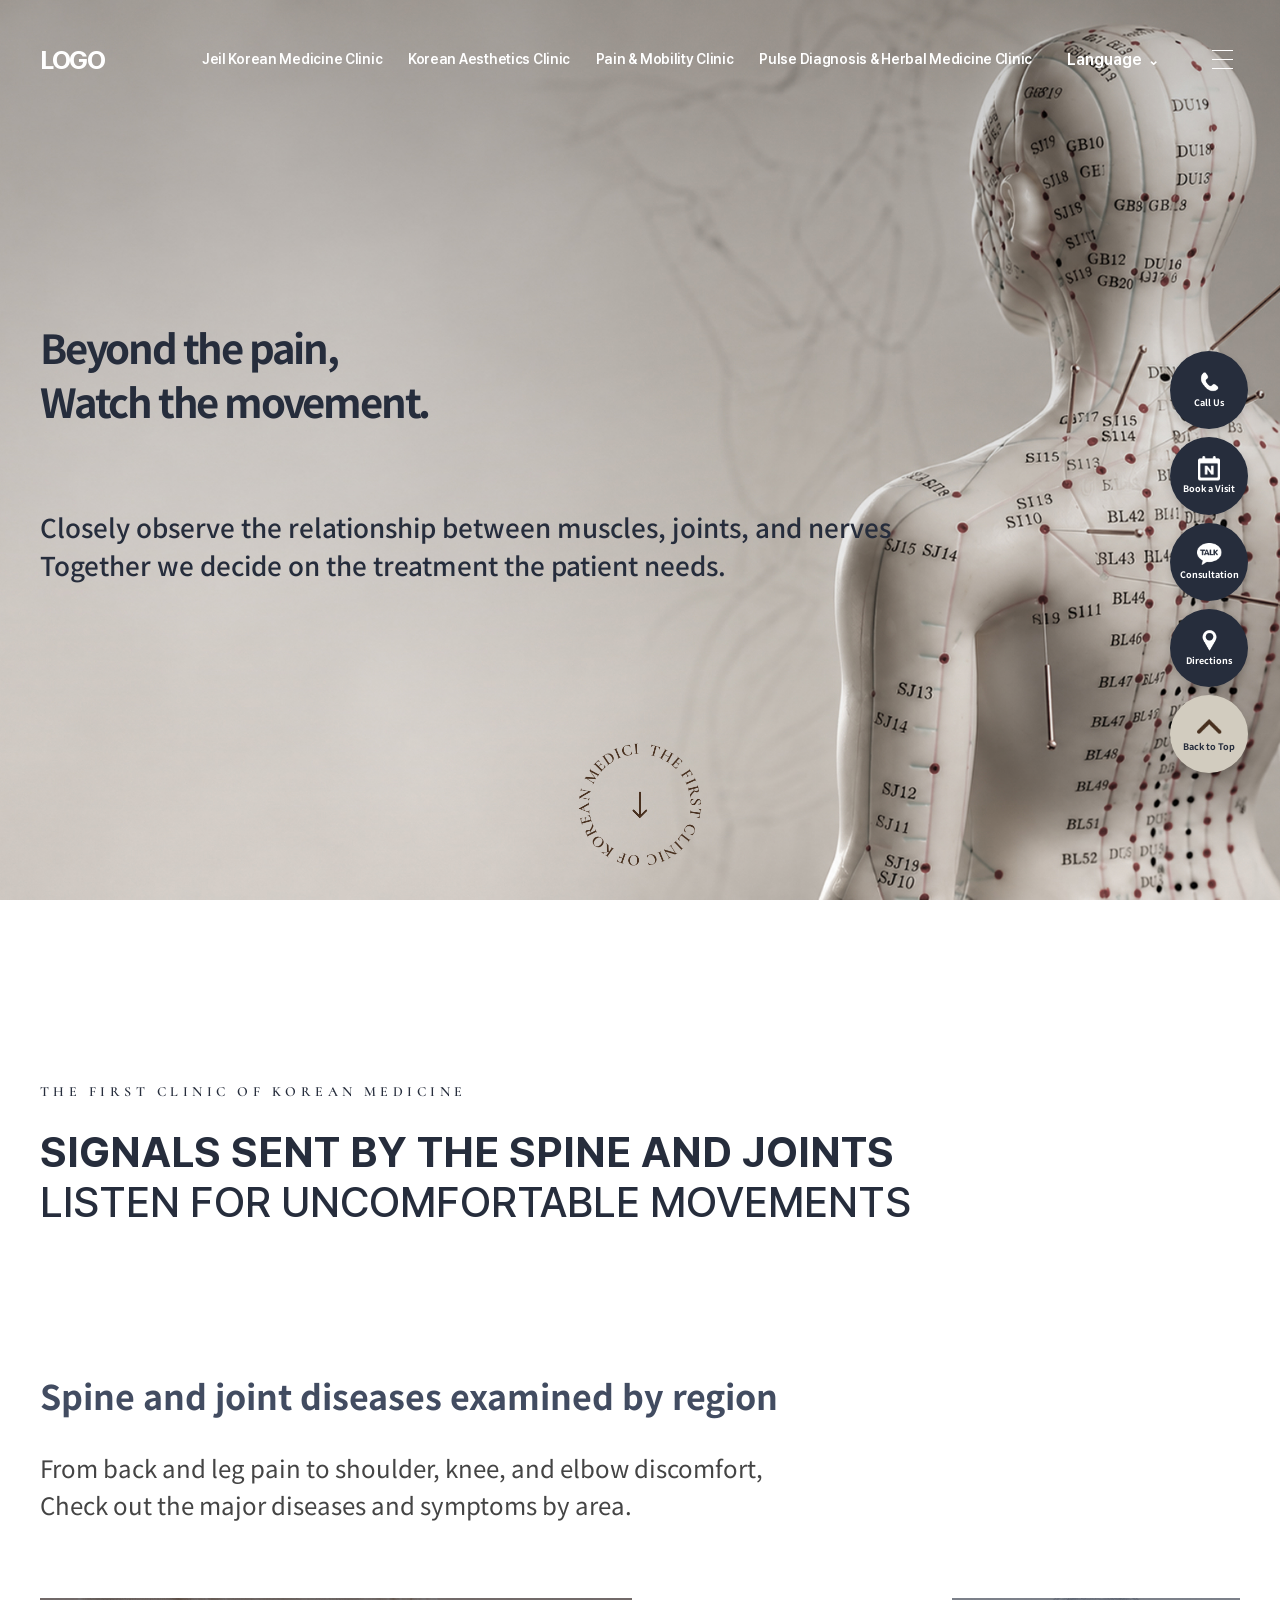
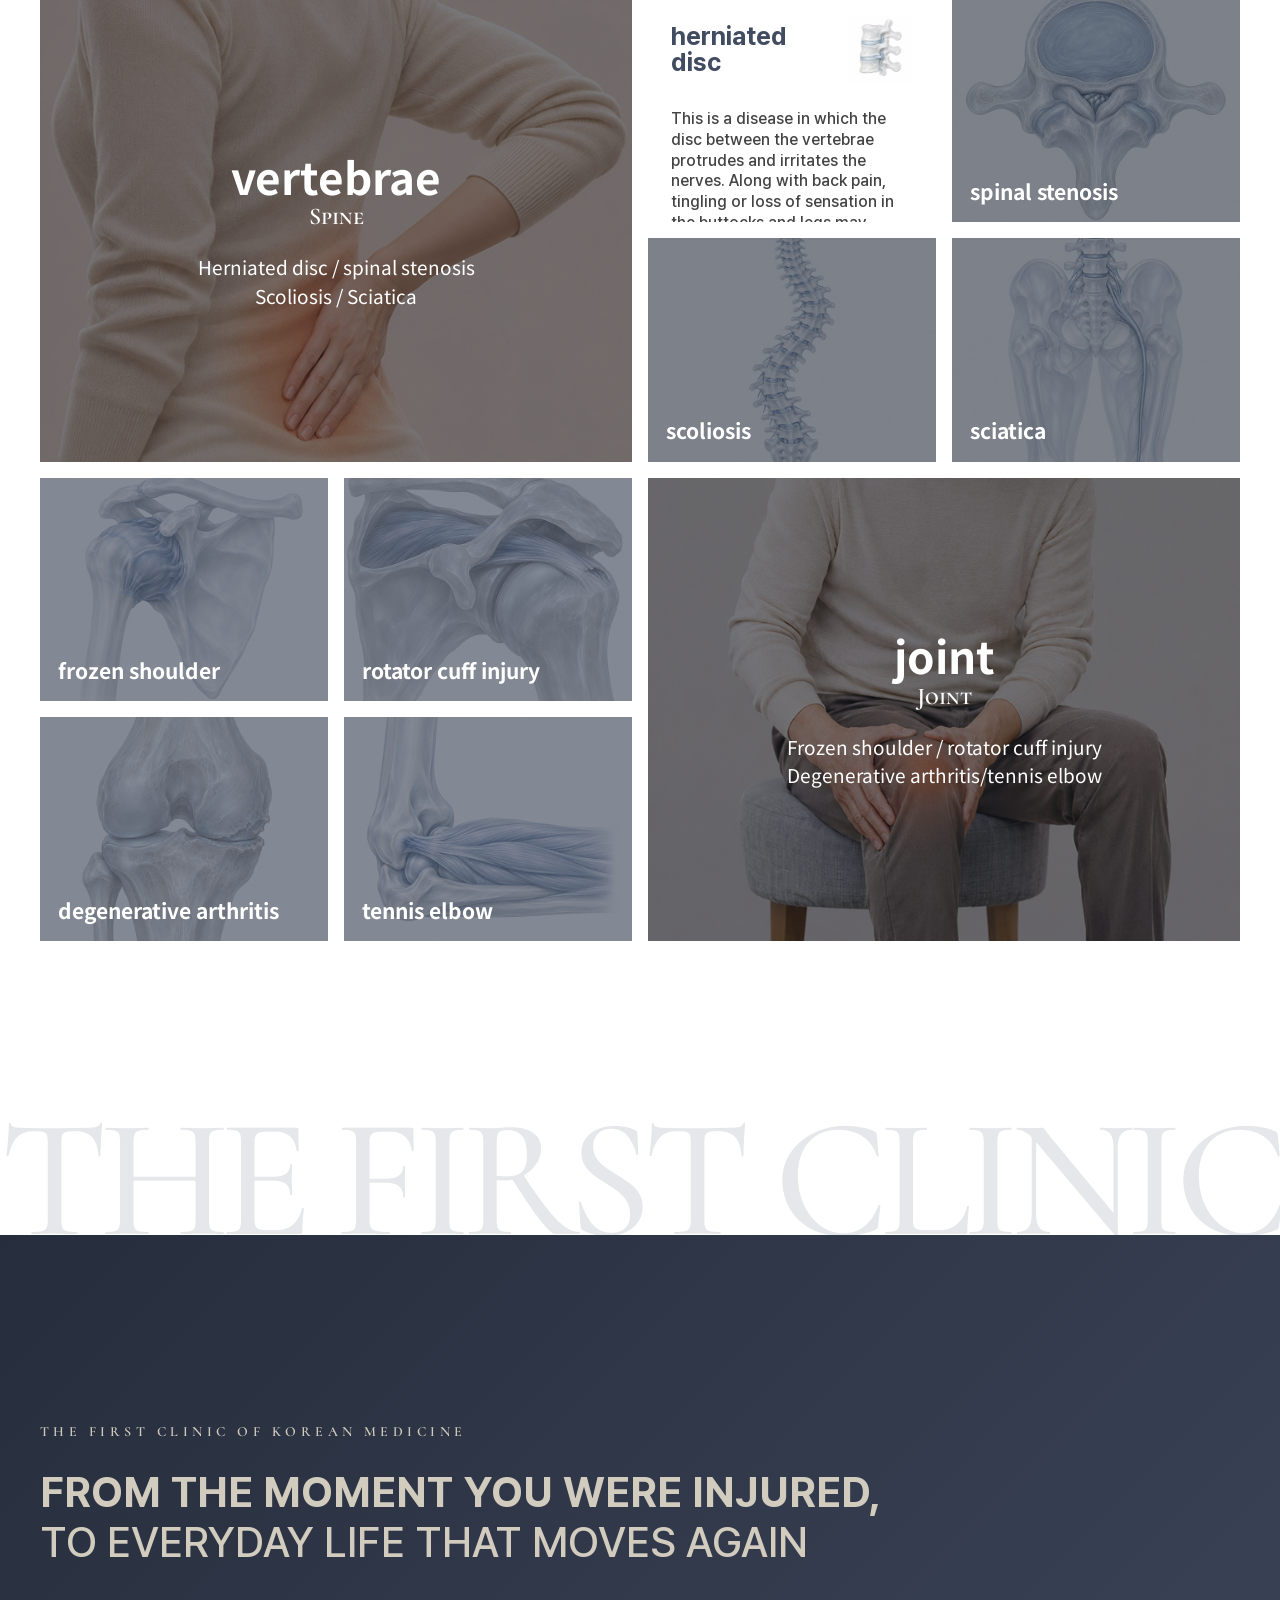
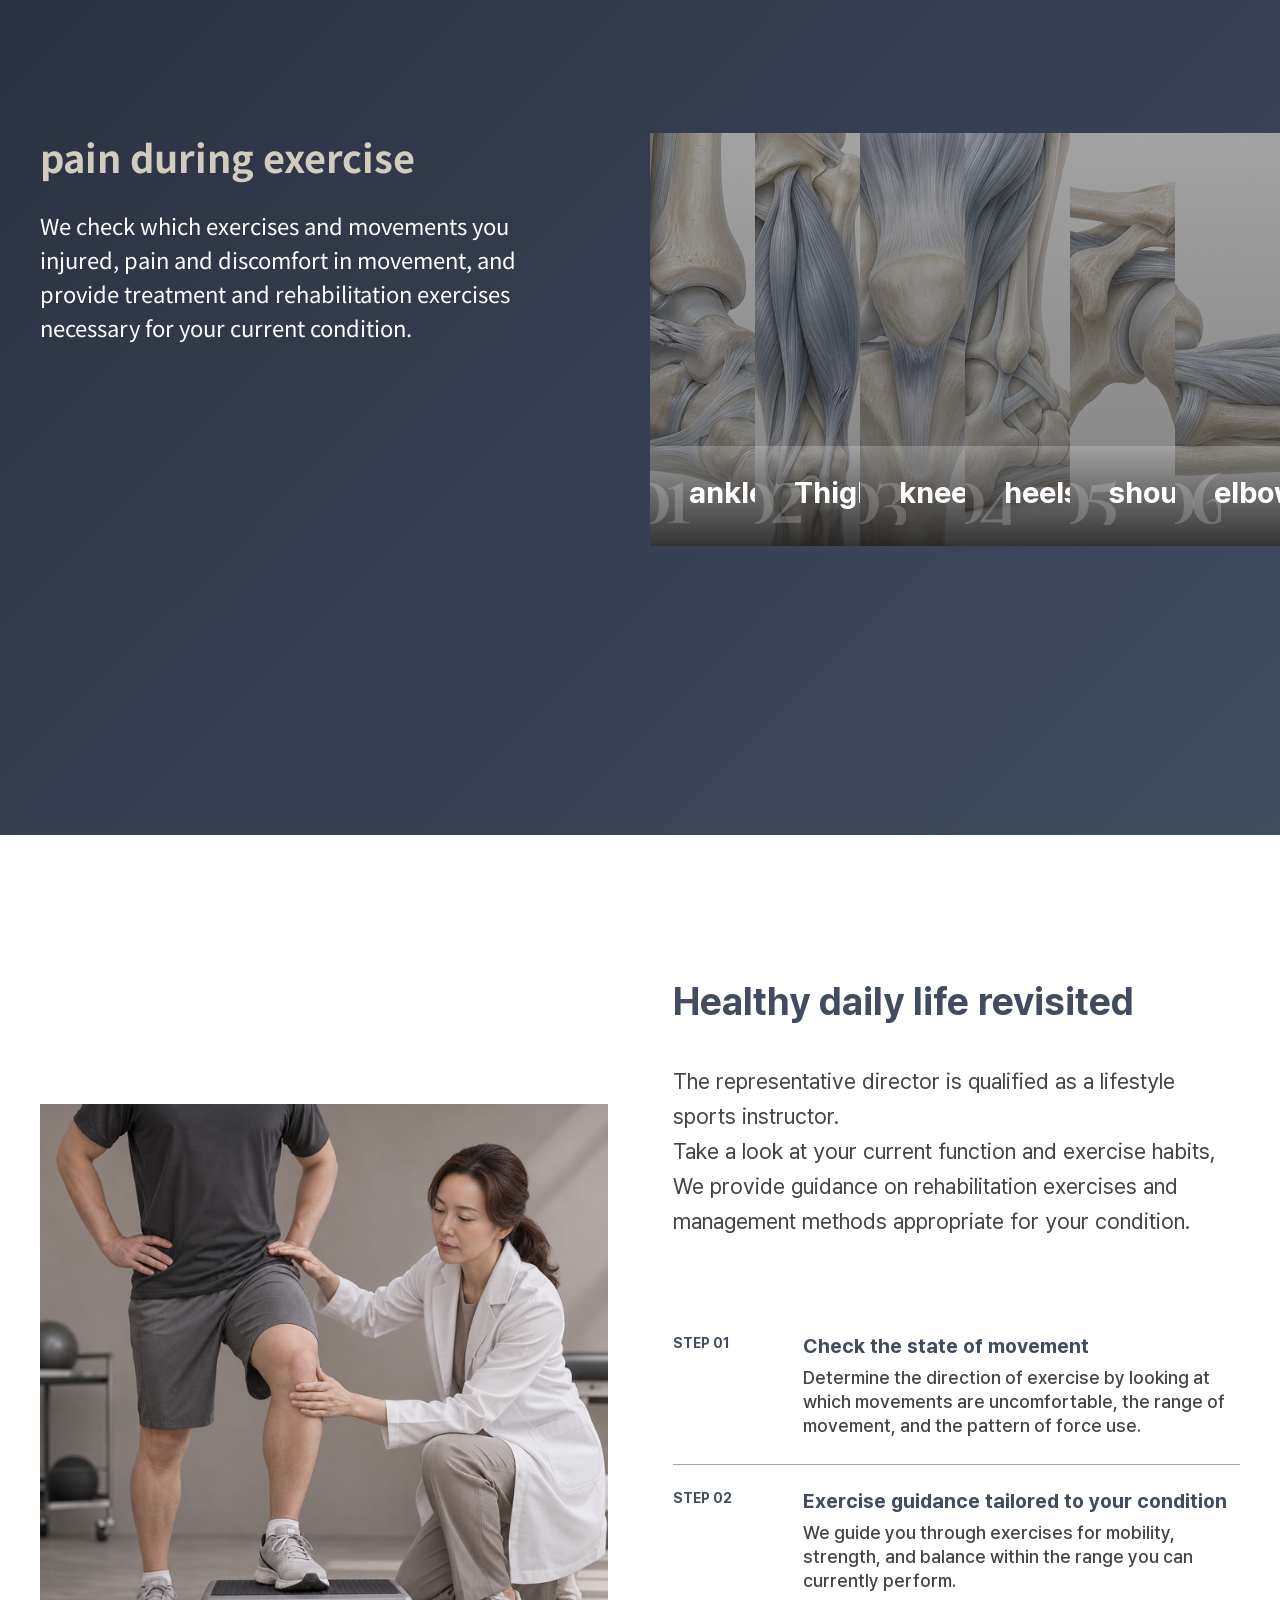
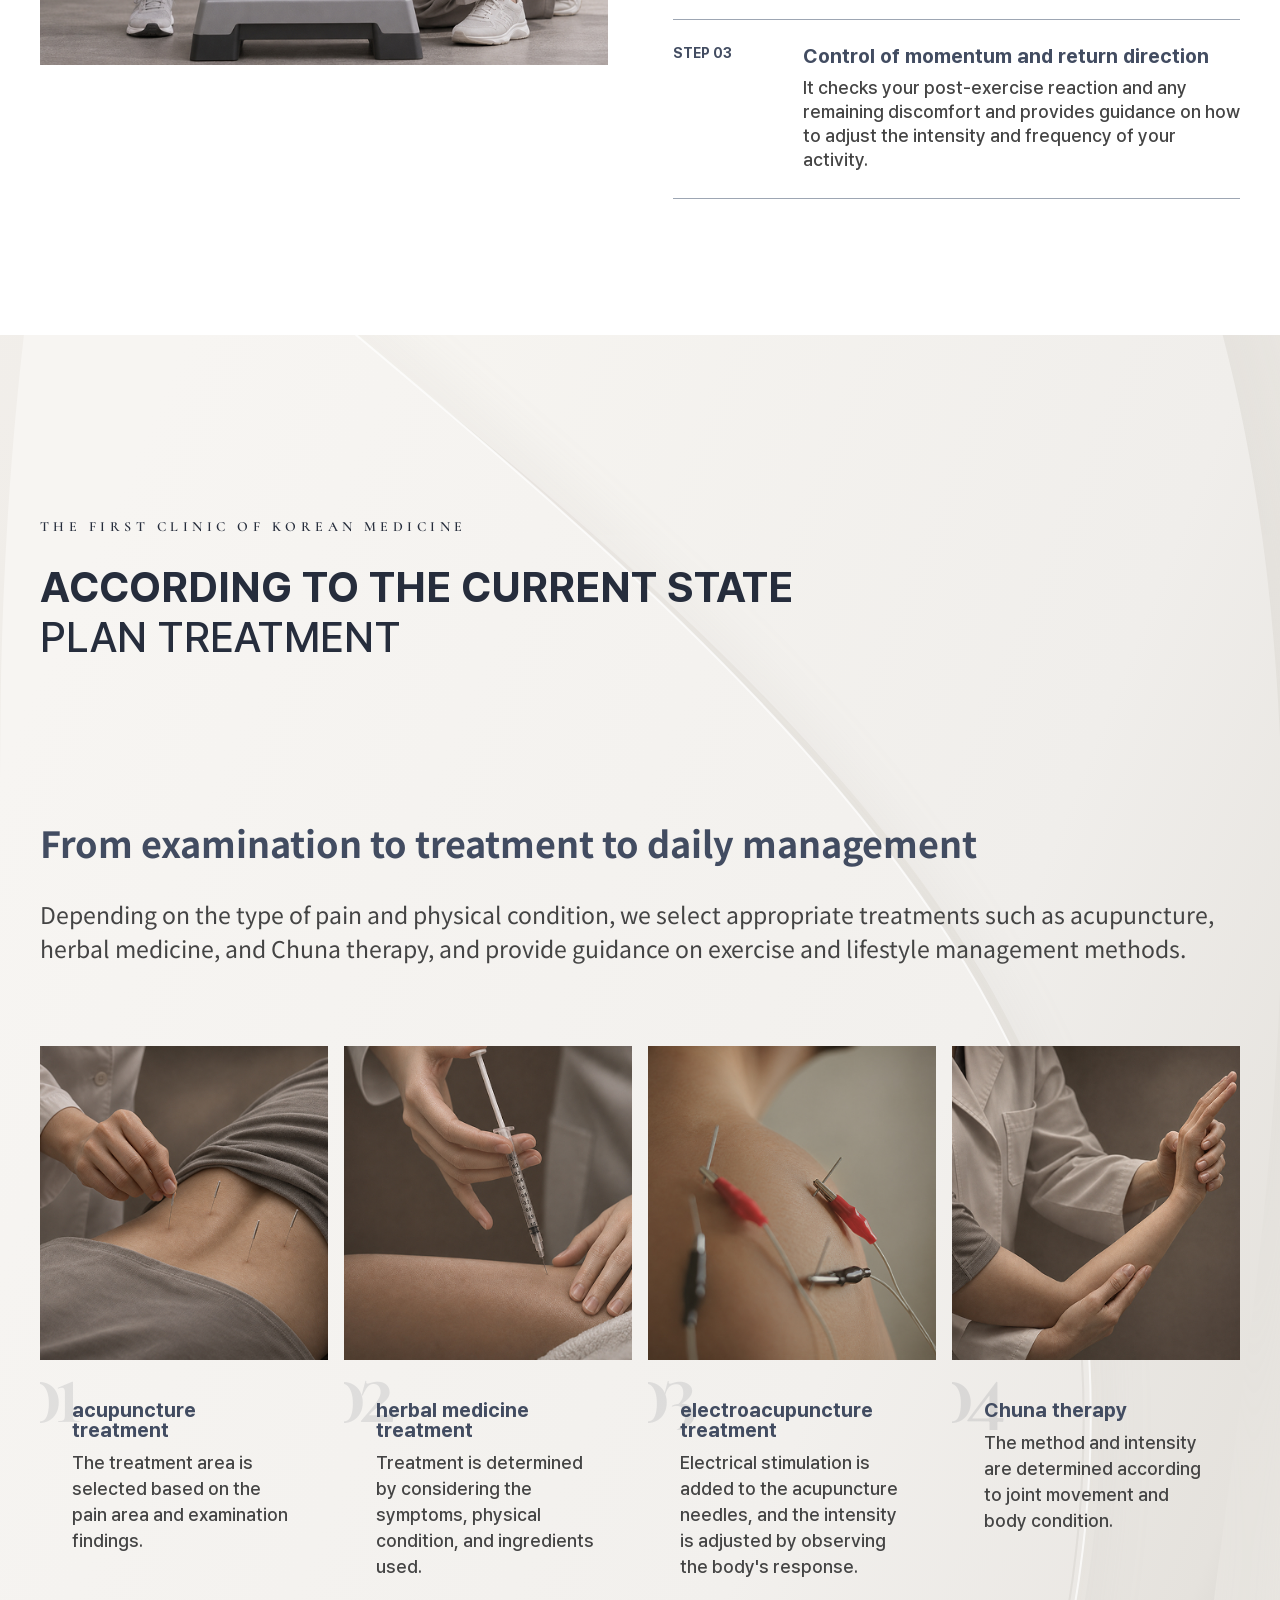
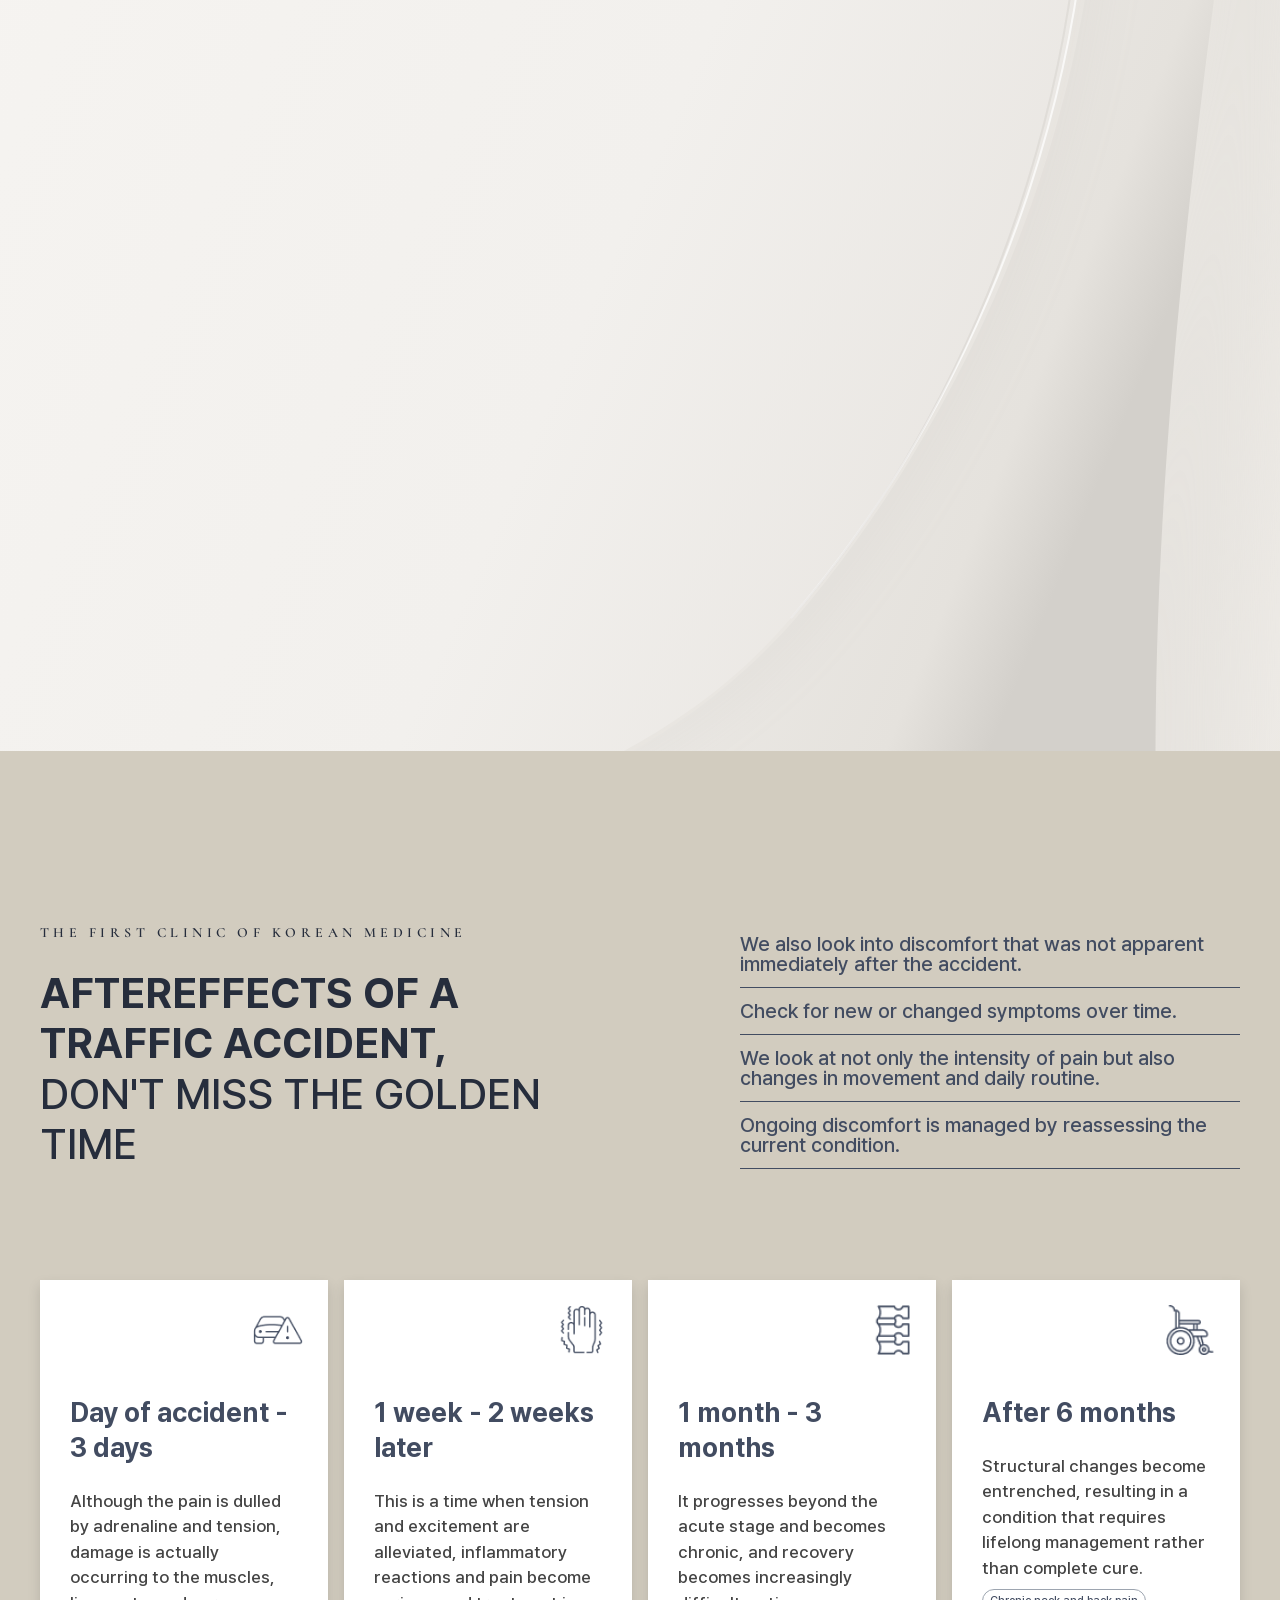
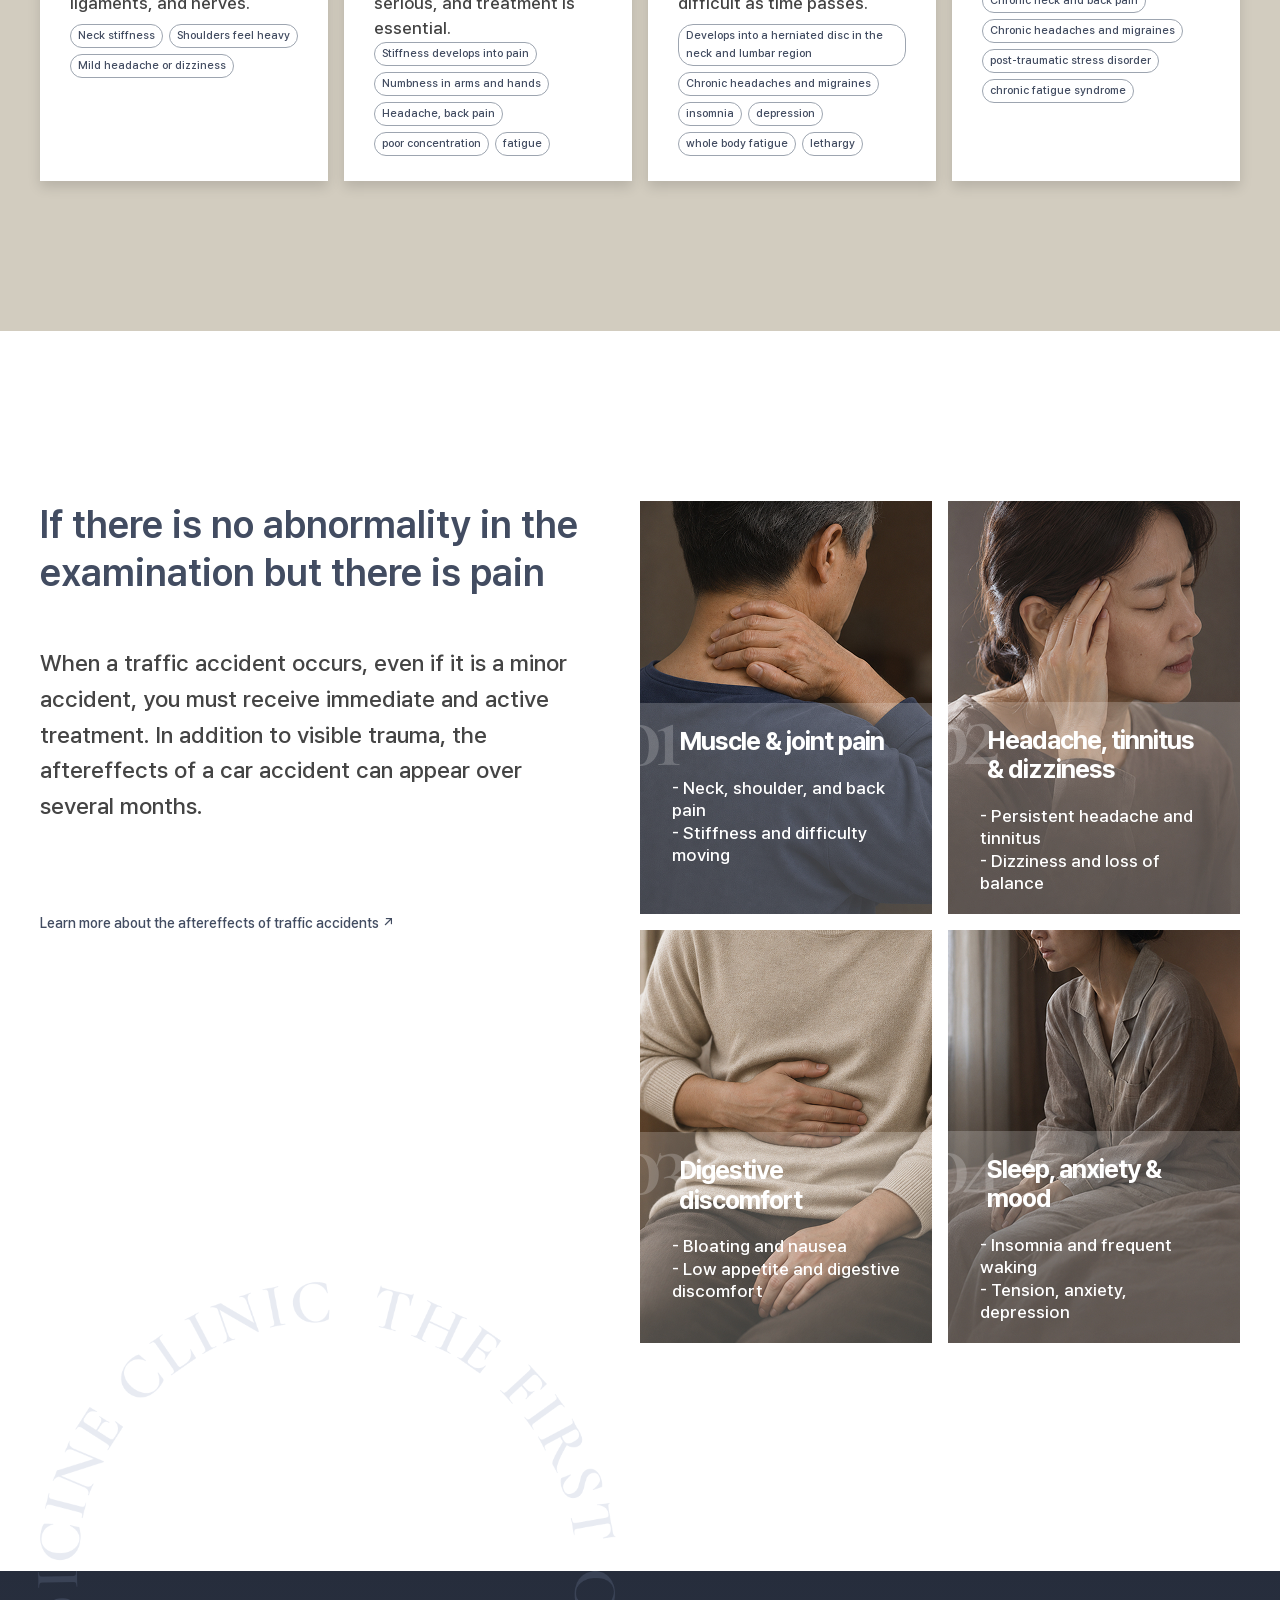
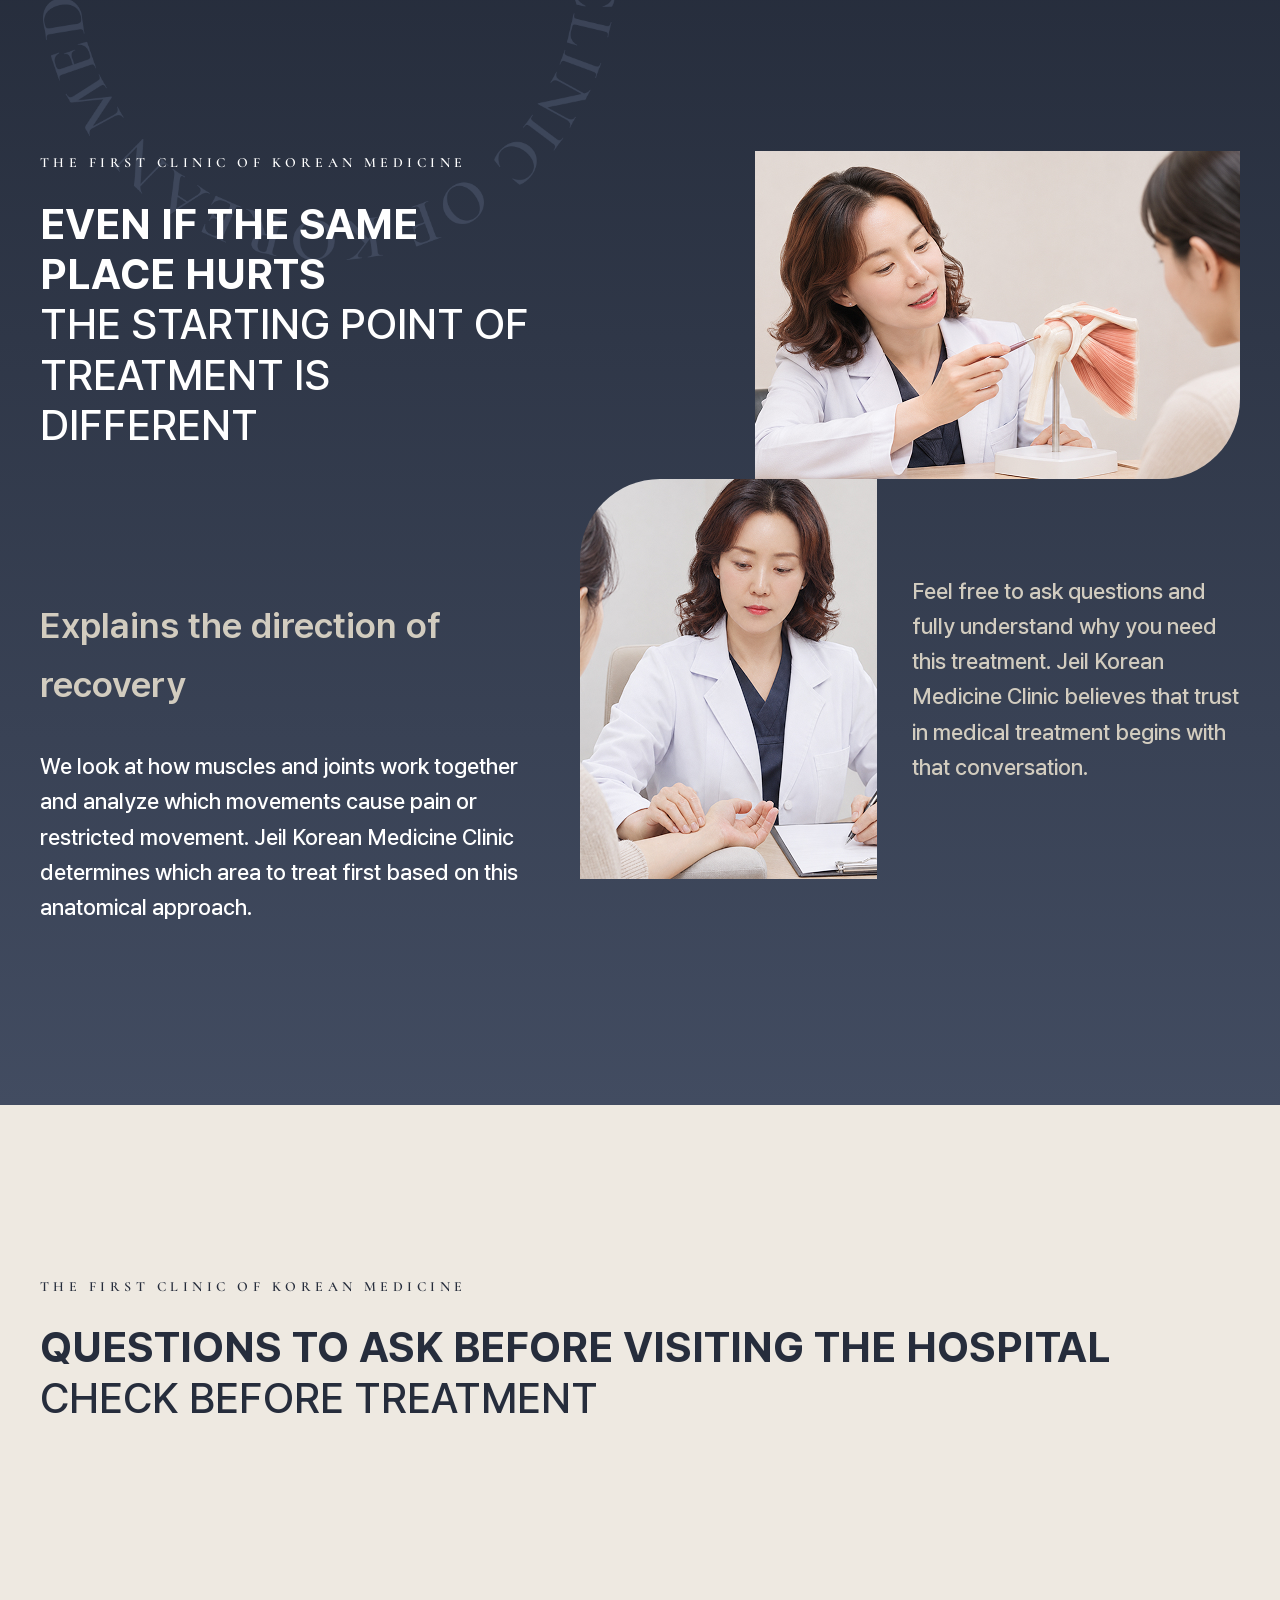
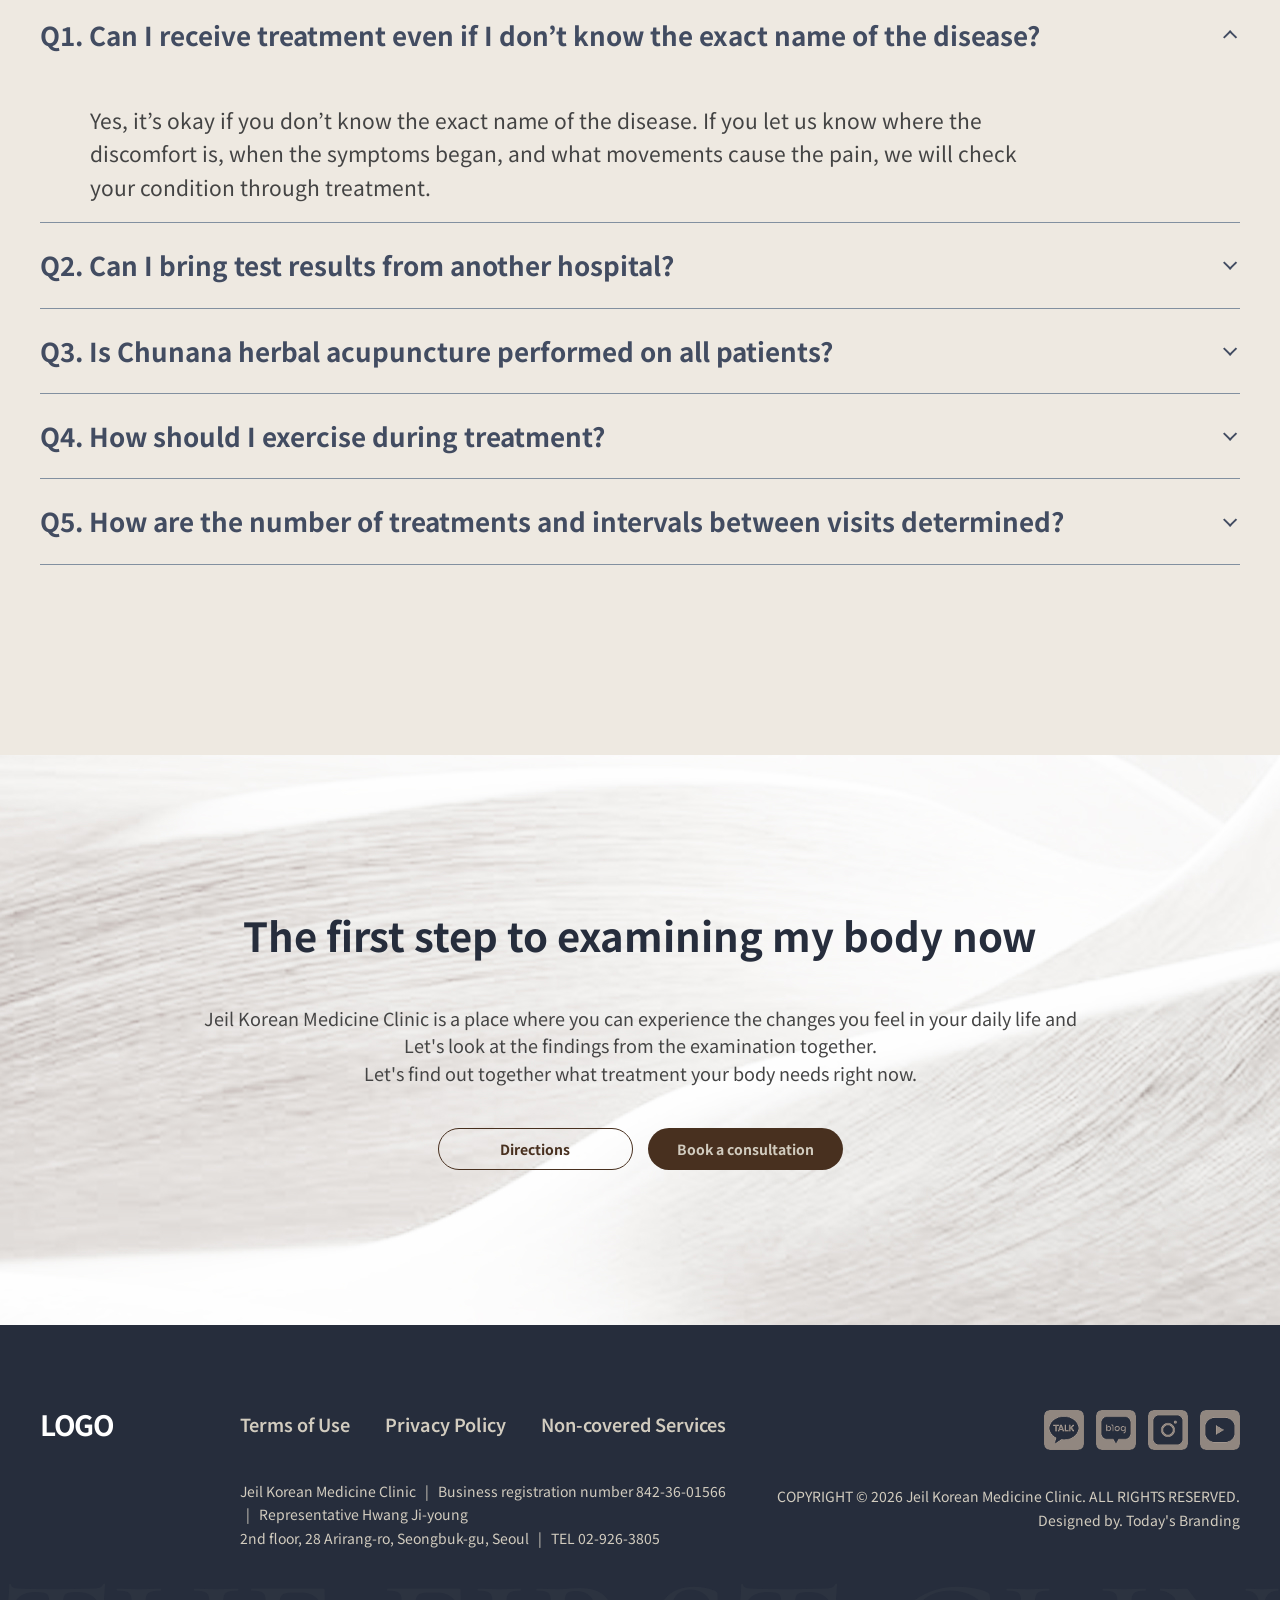
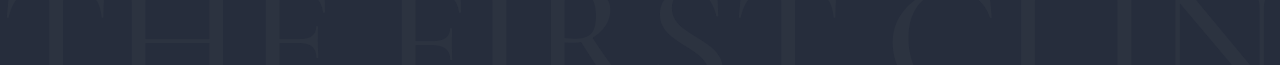
<file: en/pain.html>
<!doctype html>
<html lang="en">
<head><base href="../">
  <meta charset="utf-8">
  <meta name="viewport" content="width=device-width, initial-scale=1">
  <meta name="theme-color" content="#262d3c">
  <meta name="description" content="Jeil Korean Medicine Clinic Pain and Movement Clinic. We examine your spine and joints, pain during exercise, and discomfort after a traffic accident and provide treatment appropriate for your current condition.">
  <title>Pain and Movement Clinic | Jeil Korean Medicine Clinic</title>
  <link rel="preconnect" href="https://fonts.googleapis.com">
  <link rel="preconnect" href="https://fonts.gstatic.com" crossorigin>
  <link href="https://fonts.googleapis.com/css2?family=Cormorant+Garamond:wght@400;500;600&family=Cormorant+SC:wght@500;600&family=Noto+Sans+KR:wght@400;500;600;700&display=swap" rel="stylesheet">
  <link rel="stylesheet" href="styles.css">
  <link rel="stylesheet" href="pain.css">
  <link rel="stylesheet" href="mega-menu.css">
  <script defer src="main.js"></script>
  <link rel="stylesheet" href="aos.css">
  <link rel="stylesheet" href="hero-scroll-shared.css">
  <link rel="stylesheet" href="header-unified.css">
  <link rel="stylesheet" href="language.css">
  <link rel="stylesheet" href="large-typography-shared.css">
  <link rel="stylesheet" href="section-heading-shared.css">
  <link rel="stylesheet" href="pain-conditions.css">
  <link rel="stylesheet" href="rehab-steps.css">
  <link rel="stylesheet" href="sports-cards.css">
  <link rel="stylesheet" href="treatment-numbers.css">
  <link rel="stylesheet" href="accident-layout.css">
  <link rel="stylesheet" href="after-accident.css">
  <link rel="stylesheet" href="pain-background-hd.css">
  <link rel="stylesheet" href="pain-philosophy-layout.css">
  <link rel="stylesheet" href="pain-faq.css">
  <link rel="stylesheet" href="english-layout.css">
</head>
<body id="top">
  <a class="skip-link" href="en/pain.html#main">Skip to content</a>
  <header class="site-header" id="site-header">
    <a class="brand" href="en/index.html" aria-label="To the main page of Jeil Korean Medicine Clinic">LOGO</a>
    <nav class="primary-nav" id="primary-nav" aria-label="main menu">
      <a href="en/index.html">Jeil Korean Medicine Clinic</a>
      <a href="en/beauty.html">Korean Aesthetics Clinic</a>
      <a href="en/pain.html" aria-current="page">Pain &amp; Mobility Clinic</a>
      <a href="en/herbal.html">Pulse Diagnosis &amp; Herbal Medicine Clinic</a>
    </nav>
    <div class="header-tools"><details class="language"><summary>Language</summary><div class="language-options"><a href="pain.html" lang="ko">한국어</a><a href="en/pain.html" lang="en">English</a></div></details><button class="menu-button" type="button" aria-label="Open menu" aria-controls="primary-nav" aria-expanded="false"><span></span><span></span><span></span></button></div>
  </header>

  <aside class="quick-links" aria-label="quick menu">
    <a href="tel:029263805" aria-label="phone inquiry"><img src="assets/main/icon_1.png" alt=""><span>Call Us</span></a>
    <a href="https://naver.me/GgWrJkTM" target="_blank" rel="noopener noreferrer" aria-label="Make a reservation at Naver Place"><img src="assets/main/icon_2.png" alt=""><span>Book a Visit</span></a>
    <a href="tel:029263805" aria-label="phone consultation"><img src="assets/main/icon_3.png" alt=""><span>Consultation</span></a>
    <a href="en/brand.html#brand-visit" aria-label="Directions"><img src="assets/main/icon_4.png" alt=""><span>Directions</span></a>
    <a class="quick-top" href="en/pain.html#top" aria-label="Go to top"><img src="assets/main/icon_5.png" alt=""><span>Back to Top</span></a>
  </aside>

  <main id="main">
    <section class="pain-hero" aria-labelledby="pain-hero-title"><div class="pain-hero-photo" role="img" aria-label="Anatomical model showing acupuncture points of the human body"></div><div class="container pain-hero-copy"><h1 id="pain-hero-title">Beyond the pain, <br>Watch the movement.</h1><p>Closely observe the relationship between muscles, joints, and nerves <br>Together we decide on the treatment the patient needs.</p></div><a class="pain-scroll hero-scroll-unified" href="en/pain.html#conditions" aria-label="move down"><img class="hero-scroll-text" src="assets/main/hero-scroll-original.png" alt="" aria-hidden="true"><img class="hero-scroll-arrow" src="assets/main/hero-scroll-original.png" alt="" aria-hidden="true"></a></section>

    <section class="conditions" id="conditions" aria-labelledby="conditions-title"><div class="container"><p class="eyebrow">The First Clinic of Korean Medicine</p><h2 id="conditions-title" class="shared-split-heading"><span>Signals sent by the spine and joints</span><span>Listen for uncomfortable movements</span></h2><div class="conditions-intro"><h3>Spine and joint diseases examined by region</h3><p>From back and leg pain to shoulder, knee, and elbow discomfort, <br>Check out the major diseases and symptoms by area.</p></div><div class="condition-mosaic">
      <article class="condition-feature spine"><img src="assets/pain/section1_1.jpg" alt="People who feel back pain" loading="lazy"><div><h3>vertebrae</h3><span>Spine</span><p>Herniated disc / spinal stenosis <br>Scoliosis / Sciatica</p></div></article>
      <div class="condition-small-grid spine-cards"><article class="active" tabindex="0"><img src="assets/pain/section1_2.jpg" alt="Lumbar disc anatomy image" loading="lazy"><div><h3>herniated disc</h3><img class="condition-icon" src="assets/pain/section1_22.jpg" alt="" aria-hidden="true" loading="lazy"><p>This is a disease in which the disc between the vertebrae protrudes and irritates the nerves. Along with back pain, tingling or loss of sensation in the buttocks and legs may occur.</p></div></article><article tabindex="0"><img src="assets/pain/section1_3.jpg" alt="Spinal stenosis anatomy image" loading="lazy"><div><h3>spinal stenosis</h3><img class="condition-icon" src="assets/pain/section1_33.jpg" alt="" aria-hidden="true" loading="lazy"><p>This is a disease in which the spinal canal through which the nerves pass becomes narrowed, causing pain and numbness. Discomfort in the lower back and legs may become worse when standing or walking for long periods of time.</p></div></article><article tabindex="0"><img src="assets/pain/section1_4.jpg" alt="scoliosis anatomy images" loading="lazy"><div><h3>scoliosis</h3><img class="condition-icon" src="assets/pain/section1_44.jpg" alt="" aria-hidden="true" loading="lazy"><p>It is a disease in which the alignment of the body changes as the spine bends and rotates sideways. The height of the shoulders or pelvis may be different, or the torso may appear tilted to one side.</p></div></article><article tabindex="0"><img src="assets/pain/section1_5.jpg" alt="Sciatica Anatomy Images" loading="lazy"><div><h3>sciatica</h3><img class="condition-icon" src="assets/pain/section1_55.jpg" alt="" aria-hidden="true" loading="lazy"><p>This is a symptom in which pain extends from the buttocks to the back of the leg when the sciatic nerve is irritated or compressed. Numbness or numbness may also occur.</p></div></article></div>
      <div class="condition-small-grid joint-cards"><article tabindex="0"><img src="assets/pain/section1_6.jpg" alt="frozen shoulder anatomy image" loading="lazy"><div><h3>frozen shoulder</h3><img class="condition-icon" src="assets/pain/section1_66.jpg" alt="" aria-hidden="true" loading="lazy"><p>Your shoulder may become stiff and painful, making it difficult to lift your arm or turn it back.</p></div></article><article tabindex="0"><img src="assets/pain/section1_7.jpg" alt="Rotator cuff injury anatomy image" loading="lazy"><div><h3>rotator cuff injury</h3><img class="condition-icon" src="assets/pain/section1_77.jpg" alt="" aria-hidden="true" loading="lazy"><p>Shoulder tendons may be damaged, causing pain or weakness when lifting your arm.</p></div></article><article tabindex="0"><img src="assets/pain/section1_8.jpg" alt="Degenerative arthritis anatomy image" loading="lazy"><div><h3>degenerative arthritis</h3><img class="condition-icon" src="assets/pain/section1_88.jpg" alt="" aria-hidden="true" loading="lazy"><p>Pain and stiffness may occur in the joints, which may cause discomfort when walking or going up and down stairs.</p></div></article><article tabindex="0"><img src="assets/pain/section1_9.jpg" alt="Tennis Elbow Anatomy Images" loading="lazy"><div><h3>tennis elbow</h3><img class="condition-icon" src="assets/pain/section1_99.jpg" alt="" aria-hidden="true" loading="lazy"><p>Pain occurs on the outside of the elbow and may become worse when gripping an object or moving the wrist.</p></div></article></div>
      <article class="condition-feature joint"><img src="assets/pain/section1_10.jpg" alt="People who feel knee discomfort" loading="lazy"><div><h3>joint</h3><span>Joint</span><p>Frozen shoulder / rotator cuff injury <br>Degenerative arthritis/tennis elbow</p></div></article>
    </div></div></section>

    <div class="large-typography pain-large-type" aria-hidden="true"><div class="large-typography-track"><span>THE FIRST CLINIC OF KOREAN MEDICINE CLINIC</span><span>THE FIRST CLINIC OF KOREAN MEDICINE CLINIC</span></div></div>

    <section class="sports" aria-labelledby="sports-title"><div class="container"><p class="eyebrow">The First Clinic of Korean Medicine</p><h2 id="sports-title" class="shared-split-heading"><span>From the moment you were injured,</span><span>To everyday life that moves again</span></h2><div class="sports-body"><div><h3>pain during exercise</h3><p>We check which exercises and movements you injured, pain and discomfort in movement, and provide treatment and rehabilitation exercises necessary for your current condition.</p></div><div class="sports-scroll" aria-label="Areas of pain during exercise">
      <article tabindex="0"><img src="assets/pain/section2_1.jpg" alt="ankle ligaments images" loading="lazy"><img class="sports-photo" src="assets/pain/section2_11.jpg" alt="" aria-hidden="true" loading="lazy"><div><span>01</span><h4>ankle</h4><p>Ankle sprain/ligament damage</p></div></article><article tabindex="0"><img src="assets/pain/section2_2.jpg" alt="calf muscles images" loading="lazy"><img class="sports-photo" src="assets/pain/section2_22.jpg" alt="" aria-hidden="true" loading="lazy"><div><span>02</span><h4>Thigh &amp; calf</h4><p>Hamstring/calf muscle injury</p></div></article><article tabindex="0"><img src="assets/pain/section2_3.jpg" alt="knee images" loading="lazy"><img class="sports-photo" src="assets/pain/section2_33.jpg" alt="" aria-hidden="true" loading="lazy"><div><span>03</span><h4>knee</h4><p>Patellar tendon, meniscus or ligament injury</p></div></article><article tabindex="0"><img src="assets/pain/section2_4.jpg" alt="heels images" loading="lazy"><img class="sports-photo" src="assets/pain/section2_44.jpg" alt="" aria-hidden="true" loading="lazy"><div><span>04</span><h4>heels</h4><p>Achilles tendinopathy</p></div></article><article tabindex="0"><img src="assets/pain/section2_5.jpg" alt="shoulder tendon images" loading="lazy"><img class="sports-photo" src="assets/pain/section2_55.jpg" alt="" aria-hidden="true" loading="lazy"><div><span>05</span><h4>shoulder</h4><p>rotator cuff tendon damage</p></div></article><article tabindex="0"><img src="assets/pain/section2_6.jpg" alt="elbow tendon images" loading="lazy"><img class="sports-photo" src="assets/pain/section2_66.png" alt="" aria-hidden="true" loading="lazy"><div><span>06</span><h4>elbow</h4><p>Tennis elbow, golf elbow</p></div></article>
    </div></div></div></section>

    <section class="rehab" aria-labelledby="rehab-title"><div class="container rehab-grid"><img src="assets/pain/section3.jpg" alt="Medical staff checking movement and exercise status" loading="lazy"><div><h2 id="rehab-title">Healthy daily life revisited</h2><p>The representative director is qualified as a lifestyle sports instructor. <br>Take a look at your current function and exercise habits, <br>We provide guidance on rehabilitation exercises and management methods appropriate for your condition.</p><ol><li><span>STEP 01</span><div><h3>Check the state of movement</h3><p>Determine the direction of exercise by looking at which movements are uncomfortable, the range of movement, and the pattern of force use.</p></div></li><li><span>STEP 02</span><div><h3>Exercise guidance tailored to your condition</h3><p>We guide you through exercises for mobility, strength, and balance within the range you can currently perform.</p></div></li><li><span>STEP 03</span><div><h3>Control of momentum and return direction</h3><p>It checks your post-exercise reaction and any remaining discomfort and provides guidance on how to adjust the intensity and frequency of your activity.</p></div></li></ol></div></div></section>

    <section class="treatments" aria-labelledby="treatments-title"><div class="container"><p class="eyebrow">The First Clinic of Korean Medicine</p><h2 id="treatments-title" class="shared-split-heading"><span>According to the current state</span><span>plan treatment</span></h2><div class="treatment-intro"><h3>From examination to treatment to daily management</h3><p>Depending on the type of pain and physical condition, we select appropriate treatments such as acupuncture, herbal medicine, and Chuna therapy, and provide guidance on exercise and lifestyle management methods.</p></div><div class="treatment-grid">
      <article><img src="assets/pain/section4_1.jpg" alt="acupuncture treatment" loading="lazy"><div><span class="treatment-number" aria-hidden="true"><span>01</span></span><h3>acupuncture treatment</h3><p>The treatment area is selected based on the pain area and examination findings.</p></div></article><article><img src="assets/pain/section4_2.jpg" alt="herbal medicine treatment" loading="lazy"><div><span class="treatment-number" aria-hidden="true"><span>02</span></span><h3>herbal medicine treatment</h3><p>Treatment is determined by considering the symptoms, physical condition, and ingredients used.</p></div></article><article><img src="assets/pain/section4_3.jpg" alt="electroacupuncture treatment" loading="lazy"><div><span class="treatment-number" aria-hidden="true"><span>03</span></span><h3>electroacupuncture treatment</h3><p>Electrical stimulation is added to the acupuncture needles, and the intensity is adjusted by observing the body's response.</p></div></article><article><img src="assets/pain/section4_4.jpg" alt="Chuna therapy" loading="lazy"><div><span class="treatment-number" aria-hidden="true"><span>04</span></span><h3>Chuna therapy</h3><p>The method and intensity are determined according to joint movement and body condition.</p></div></article><article><img src="assets/pain/section4_5.jpg" alt="cupping therapy" loading="lazy"><div><span class="treatment-number" aria-hidden="true"><span>05</span></span><h3>cupping therapy</h3><p>Attach a cup to the treatment area and lower the pressure inside the cup to stimulate the skin.</p></div></article><article><img src="assets/pain/section4_6.jpg" alt="herbal medicine treatment" loading="lazy"><div><span class="treatment-number" aria-hidden="true"><span>06</span></span><h3>herbal medicine treatment</h3><p>Herbal medicine is prescribed after examining symptoms and physical conditions such as digestion and sleep.</p></div></article><article><img src="assets/pain/section4_7.jpg" alt="moxibustion treatment" loading="lazy"><div><span class="treatment-number" aria-hidden="true"><span>07</span></span><h3>moxibustion treatment</h3><p>The heat generated when burning mugwort provides thermal stimulation to the treatment area.</p></div></article><article><img src="assets/pain/section4_8.jpg" alt="Exercise and Lifestyle Guide" loading="lazy"><div><span class="treatment-number" aria-hidden="true"><span>08</span></span><h3>Exercise/Lifestyle Guide</h3><p>We guide you through possible management methods in your daily life, taking into account your current condition and daily behavior.</p></div></article>
    </div></div></section>

    <section class="accident" aria-labelledby="accident-title"><div class="container"><div class="accident-top"><div><p class="eyebrow">The First Clinic of Korean Medicine</p><h2 id="accident-title" class="shared-split-heading"><span>Aftereffects of a traffic accident,</span><span>Don't miss the golden time</span></h2></div><ul><li>We also look into discomfort that was not apparent immediately after the accident.</li><li>Check for new or changed symptoms over time.</li><li>We look at not only the intensity of pain but also changes in movement and daily routine.</li><li>Ongoing discomfort is managed by reassessing the current condition.</li></ul></div><div class="accident-timeline">
      <article><img src="assets/pain/icon_6.png" alt=""><h3>Day of accident - 3 days</h3><p>Although the pain is dulled by adrenaline and tension, damage is actually occurring to the muscles, ligaments, and nerves.</p><div class="accident-tags"><span>Neck stiffness</span><span>Shoulders feel heavy</span><span>Mild headache or dizziness</span></div></article>
      <article><img src="assets/pain/icon_7.png" alt=""><h3>1 week - 2 weeks later</h3><p>This is a time when tension and excitement are alleviated, inflammatory reactions and pain become serious, and treatment is essential.</p><div class="accident-tags"><span>Stiffness develops into pain</span><span>Numbness in arms and hands</span><span>Headache, back pain</span><span>poor concentration</span><span>fatigue</span></div></article>
      <article><img src="assets/pain/icon_8.png" alt=""><h3>1 month - 3 months</h3><p>It progresses beyond the acute stage and becomes chronic, and recovery becomes increasingly difficult as time passes.</p><div class="accident-tags"><span>Develops into a herniated disc in the neck and lumbar region</span><span>Chronic headaches and migraines</span><span>insomnia</span><span>depression</span><span>whole body fatigue</span><span>lethargy</span></div></article>
      <article><img src="assets/pain/icon_9.png" alt=""><h3>After 6 months</h3><p>Structural changes become entrenched, resulting in a condition that requires lifelong management rather than complete cure.</p><div class="accident-tags"><span>Chronic neck and back pain</span><span>Chronic headaches and migraines</span><span>post-traumatic stress disorder</span><span>chronic fatigue syndrome</span></div></article>
    </div></div></section>

    <section class="after-accident" aria-labelledby="after-accident-title"><div class="container after-accident-grid"><div class="after-accident-copy"><h2 id="after-accident-title">If there is no abnormality in the examination but there is pain</h2><p>When a traffic accident occurs, even if it is a minor accident, you must receive immediate and active treatment. In addition to visible trauma, the aftereffects of a car accident can appear over several months.</p><a href="en/pain.html#accident-title">Learn more about the aftereffects of traffic accidents <span aria-hidden="true">↗</span></a></div><div class="after-accident-cards">
      <article style="--after-image:url('assets/pain/section5_1.jpg')"><div><span class="after-number" aria-hidden="true"><span>01</span></span><h3>Muscle &amp; joint pain</h3><p>- Neck, shoulder, and back pain <br>- Stiffness and difficulty moving</p></div></article><article style="--after-image:url('assets/pain/section5_2.jpg')"><div><span class="after-number" aria-hidden="true"><span>02</span></span><h3>Headache, tinnitus &amp; dizziness</h3><p>- Persistent headache and tinnitus <br>- Dizziness and loss of balance</p></div></article><article style="--after-image:url('assets/pain/section5_3.jpg')"><div><span class="after-number" aria-hidden="true"><span>03</span></span><h3>Digestive discomfort</h3><p>- Bloating and nausea <br>- Low appetite and digestive discomfort</p></div></article><article style="--after-image:url('assets/pain/section5_4.jpg')"><div><span class="after-number" aria-hidden="true"><span>04</span></span><h3>Sleep, anxiety &amp; mood</h3><p>- Insomnia and frequent waking <br>- Tension, anxiety, depression</p></div></article>
    </div></div></section>

    <section class="pain-philosophy" aria-labelledby="pain-philosophy-title"><div class="container pain-philosophy-grid"><div><p class="eyebrow">The First Clinic of Korean Medicine</p><h2 id="pain-philosophy-title" class="shared-split-heading"><span>Even if the same place hurts</span><span>The starting point of treatment is different</span></h2><h3>Explains the direction of recovery</h3><p>We look at how muscles and joints work together and analyze which movements cause pain or restricted movement. Jeil Korean Medicine Clinic determines which area to treat first based on this anatomical approach.</p></div><div class="philosophy-visual"><img src="assets/pain/section6_1.jpg" alt="Medical staff explaining shoulder structure" loading="lazy"><div><img src="assets/pain/section6_2.jpg" alt="Medical staff consulting with patient" loading="lazy"><p>Feel free to ask questions and fully understand why you need this treatment. Jeil Korean Medicine Clinic believes that trust in medical treatment begins with that conversation.</p></div></div></div></section>

    <section class="pain-faq" id="pain-faq" aria-labelledby="pain-faq-title"><div class="container"><p class="eyebrow">The First Clinic of Korean Medicine</p><h2 id="pain-faq-title" class="shared-split-heading"><span>Questions to ask before visiting the hospital</span><span>Check before treatment</span></h2><div class="faq-list">
      <details open><summary>Q1. Can I receive treatment even if I don’t know the exact name of the disease?</summary><p>Yes, it’s okay if you don’t know the exact name of the disease. If you let us know where the discomfort is, when the symptoms began, and what movements cause the pain, we will check your condition through treatment.</p></details>
      <details><summary>Q2. Can I bring test results from another hospital?</summary><p>Yes, please bring any existing test results, video data, and information about the medications you are taking. Current symptoms and existing data are reviewed together for reference in treatment.</p></details>
      <details><summary>Q3. Is Chunana herbal acupuncture performed on all patients?</summary><p>It is not administered equally to all patients. After checking your symptoms, physical condition, and medical history, we determine the necessity and suitability of treatment, and proceed after a thorough explanation.</p></details>
      <details><summary>Q4. How should I exercise during treatment?</summary><p>The type and intensity of exercise will depend on your current condition. If you tell us what exercises you usually do, we will guide you through the movements that cause pain and the range that requires adjustment.</p></details>
      <details><summary>Q5. How are the number of treatments and intervals between visits determined?</summary><p>Plan considering the severity and duration of symptoms and inconveniences in daily life. After treatment, check for changes in pain and movement and adjust the frequency and interval.</p></details>
    </div></div></section>

    <section class="closing pain-closing" aria-labelledby="pain-closing-title"><div class="closing-content"><h2 id="pain-closing-title">The first step to examining my body now</h2><p>Jeil Korean Medicine Clinic is a place where you can experience the changes you feel in your daily life and <br>Let's look at the findings from the examination together. <br>Let's find out together what treatment your body needs right now.</p><div><a class="pill outline-dark" href="en/brand.html#brand-visit">Directions</a><a class="pill brown" href="tel:029263805">Book a consultation</a></div></div></section>
  </main>

  <footer class="site-footer"><div class="container footer-inner"><a class="brand" href="en/index.html">LOGO</a><div class="footer-details"><div class="footer-links"><a href="en/terms.html">Terms of Use</a><a href="en/privacy.html">Privacy Policy</a><span>Non-covered Services</span></div><p>Jeil Korean Medicine Clinic &nbsp; | &nbsp; Business registration number 842-36-01566 &nbsp; | &nbsp; Representative Hwang Ji-young <br>2nd floor, 28 Arirang-ro, Seongbuk-gu, Seoul &nbsp; | &nbsp; TEL 02-926-3805</p></div><div class="footer-right"><div class="social-icons" aria-hidden="true"><img src="assets/main/f_icon_1.png" alt=""><img src="assets/main/f_icon_2.png" alt=""><img src="assets/main/f_icon_3.png" alt=""><img src="assets/main/f_icon_4.png" alt=""></div><p>COPYRIGHT © 2026 Jeil Korean Medicine Clinic. ALL RIGHTS RESERVED. <br>Designed by. Today's Branding</p></div></div><div class="footer-watermark" aria-hidden="true">THE FIRST CLINIC OF KOREAN MEDICINE</div></footer>
</body>
</html>
</file>
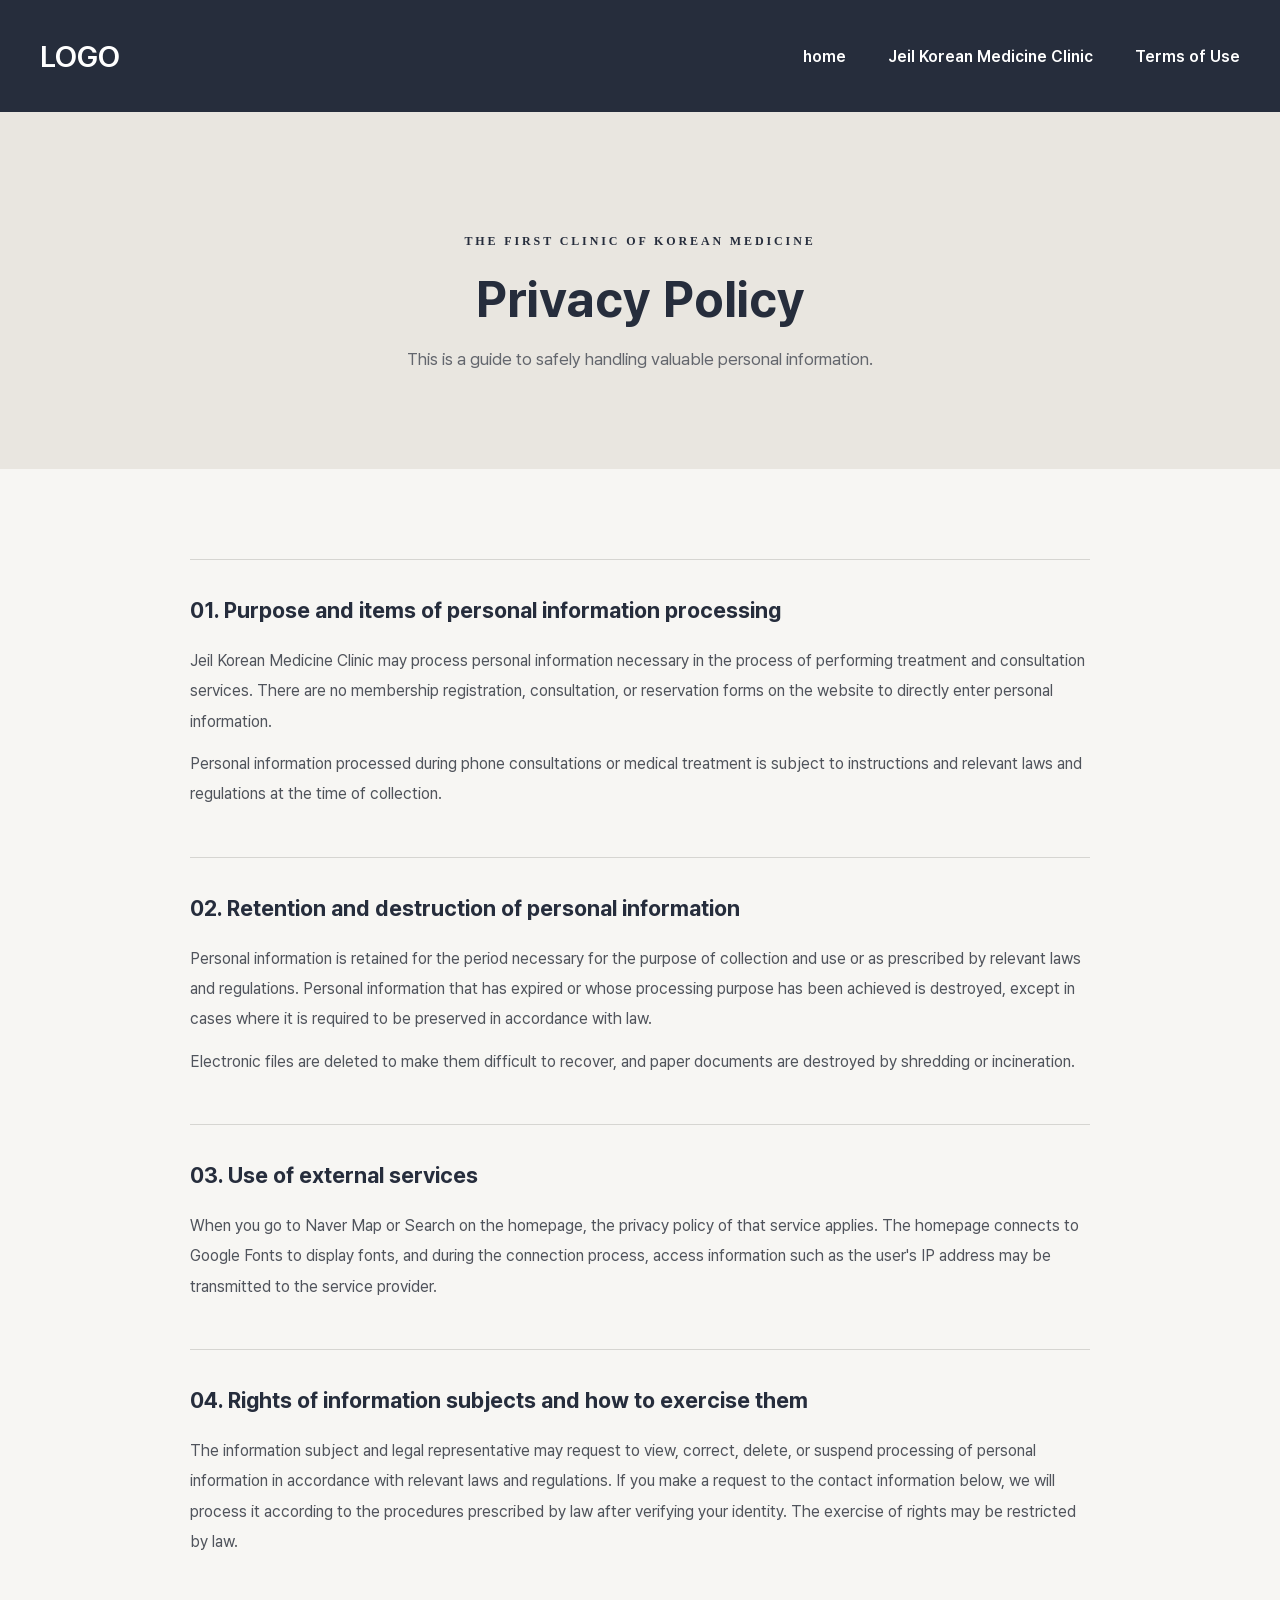
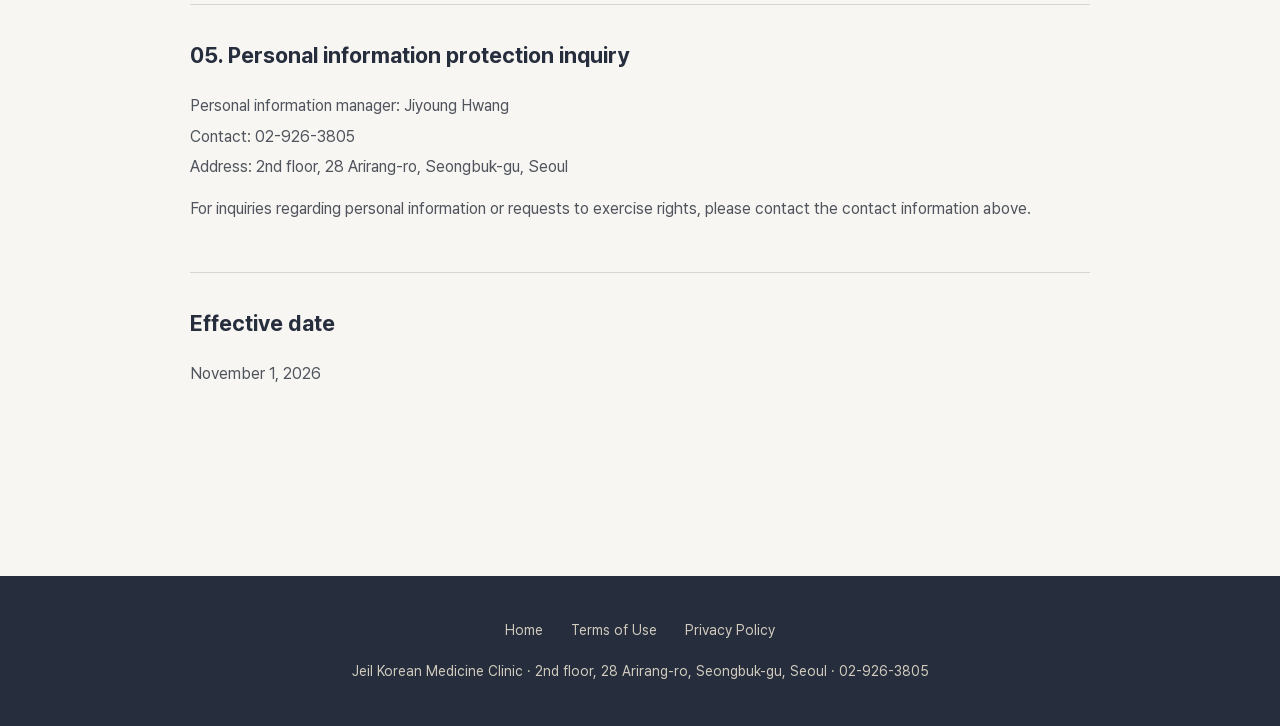
<file: en/privacy.html>
<!doctype html>
<html lang="en"><head><base href="../"><meta charset="utf-8"><meta name="viewport" content="width=device-width,initial-scale=1"><title>Privacy Policy | Jeil Korean Medicine Clinic</title><link rel="stylesheet" href="legal.css">  <link rel="stylesheet" href="english-layout.css">
</head><body>
<header class="legal-header"><div class="legal-header-inner"><a class="legal-logo" href="en/index.html">LOGO</a><nav class="legal-nav" aria-label="main menu"><a href="en/index.html">home</a><a href="en/index.html">Jeil Korean Medicine Clinic</a><a href="en/terms.html">Terms of Use</a></nav></div></header>
<main><div class="legal-hero"><p class="legal-eyebrow">The First Clinic of Korean Medicine</p><h1>Privacy Policy</h1><p>This is a guide to safely handling valuable personal information.</p></div><div class="legal-content">
<section class="legal-section"><h2>01. Purpose and items of personal information processing</h2><p>Jeil Korean Medicine Clinic may process personal information necessary in the process of performing treatment and consultation services. There are no membership registration, consultation, or reservation forms on the website to directly enter personal information.</p><p>Personal information processed during phone consultations or medical treatment is subject to instructions and relevant laws and regulations at the time of collection.</p></section>
<section class="legal-section"><h2>02. Retention and destruction of personal information</h2><p>Personal information is retained for the period necessary for the purpose of collection and use or as prescribed by relevant laws and regulations. Personal information that has expired or whose processing purpose has been achieved is destroyed, except in cases where it is required to be preserved in accordance with law.</p><p>Electronic files are deleted to make them difficult to recover, and paper documents are destroyed by shredding or incineration.</p></section>
<section class="legal-section"><h2>03. Use of external services</h2><p>When you go to Naver Map or Search on the homepage, the privacy policy of that service applies. The homepage connects to Google Fonts to display fonts, and during the connection process, access information such as the user's IP address may be transmitted to the service provider.</p></section>
<section class="legal-section"><h2>04. Rights of information subjects and how to exercise them</h2><p>The information subject and legal representative may request to view, correct, delete, or suspend processing of personal information in accordance with relevant laws and regulations. If you make a request to the contact information below, we will process it according to the procedures prescribed by law after verifying your identity. The exercise of rights may be restricted by law.</p></section>
<section class="legal-section"><h2>05. Personal information protection inquiry</h2><p>Personal information manager: Jiyoung Hwang <br>Contact: 02-926-3805 <br>Address: 2nd floor, 28 Arirang-ro, Seongbuk-gu, Seoul</p><p>For inquiries regarding personal information or requests to exercise rights, please contact the contact information above.</p></section>
<section class="legal-section"><h2>Effective date</h2><p>November 1, 2026</p></section>
</div></main><footer class="legal-footer"><nav><a href="en/index.html">Home</a><a href="en/terms.html">Terms of Use</a><a href="en/privacy.html" aria-current="page">Privacy Policy</a></nav><p>Jeil Korean Medicine Clinic · 2nd floor, 28 Arirang-ro, Seongbuk-gu, Seoul · 02-926-3805</p></footer></body></html>
</file>
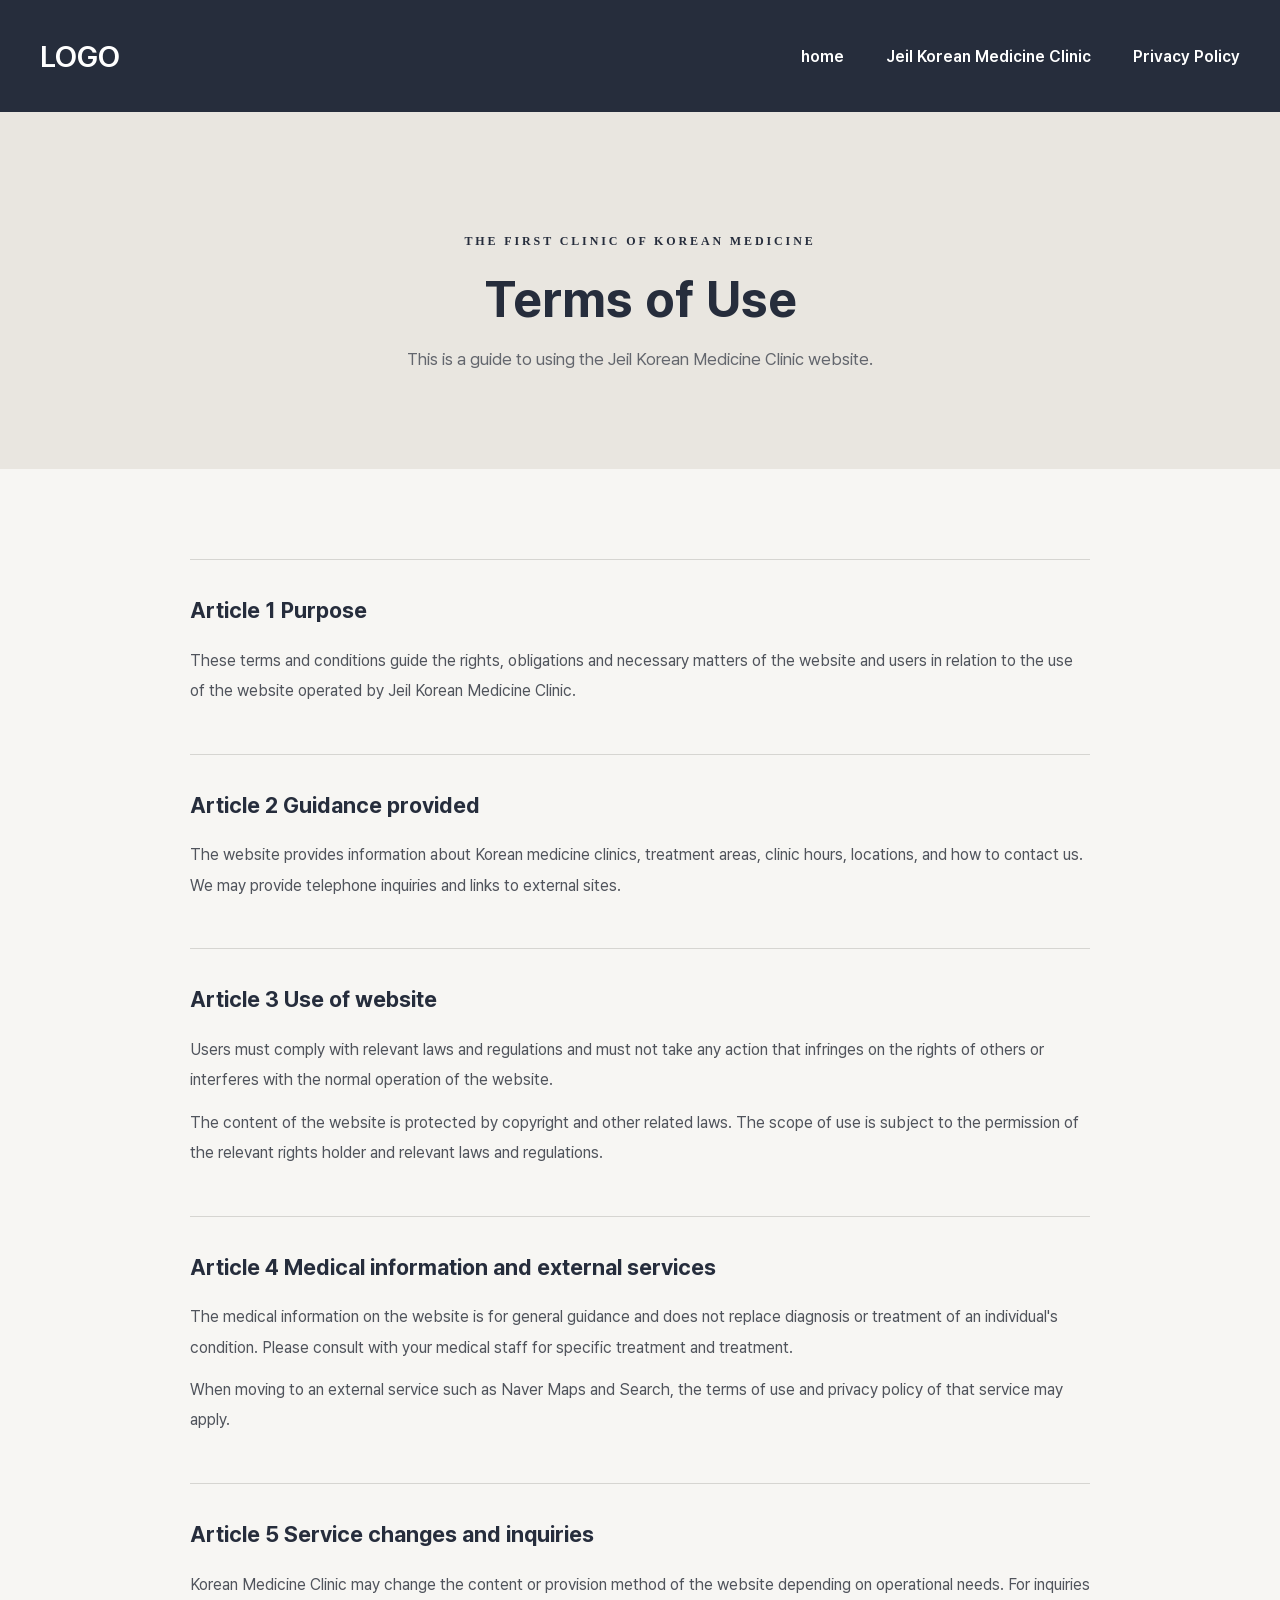
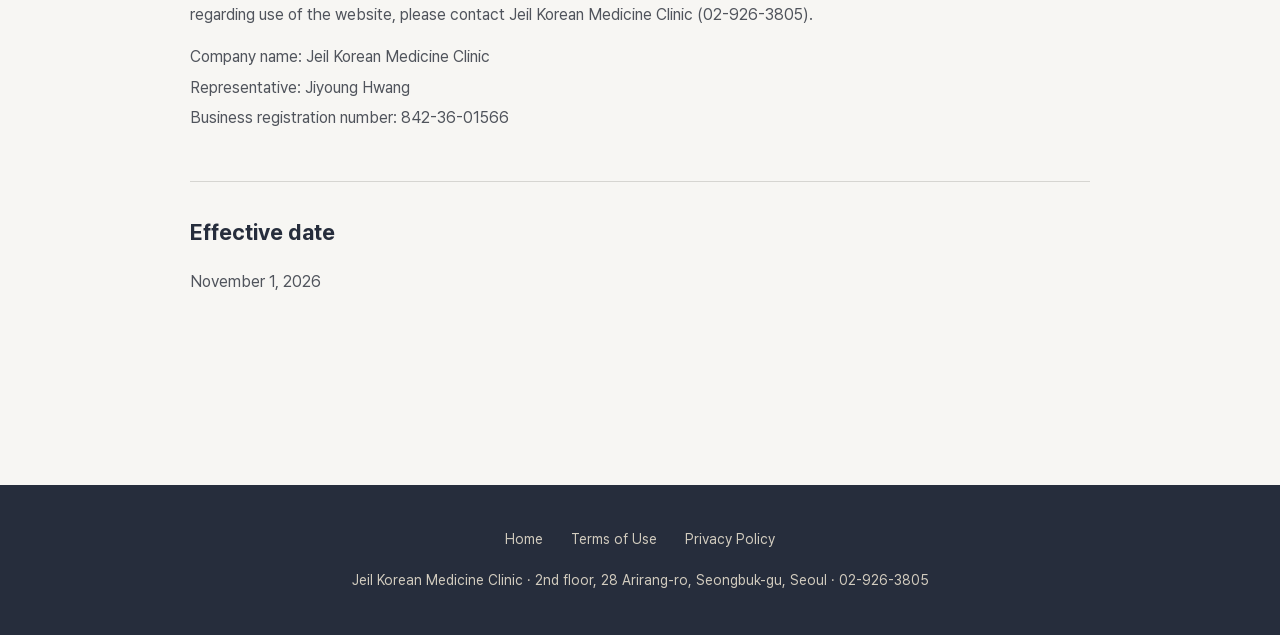
<file: en/terms.html>
<!doctype html>
<html lang="en"><head><base href="../"><meta charset="utf-8"><meta name="viewport" content="width=device-width,initial-scale=1"><title>Terms of Use | Jeil Korean Medicine Clinic</title><link rel="stylesheet" href="legal.css">  <link rel="stylesheet" href="english-layout.css">
</head><body>
<header class="legal-header"><div class="legal-header-inner"><a class="legal-logo" href="en/index.html">LOGO</a><nav class="legal-nav" aria-label="main menu"><a href="en/index.html">home</a><a href="en/index.html">Jeil Korean Medicine Clinic</a><a href="en/privacy.html">Privacy Policy</a></nav></div></header>
<main><div class="legal-hero"><p class="legal-eyebrow">The First Clinic of Korean Medicine</p><h1>Terms of Use</h1><p>This is a guide to using the Jeil Korean Medicine Clinic website.</p></div><div class="legal-content">
<section class="legal-section"><h2>Article 1 Purpose</h2><p>These terms and conditions guide the rights, obligations and necessary matters of the website and users in relation to the use of the website operated by Jeil Korean Medicine Clinic.</p></section>
<section class="legal-section"><h2>Article 2 Guidance provided</h2><p>The website provides information about Korean medicine clinics, treatment areas, clinic hours, locations, and how to contact us. We may provide telephone inquiries and links to external sites.</p></section>
<section class="legal-section"><h2>Article 3 Use of website</h2><p>Users must comply with relevant laws and regulations and must not take any action that infringes on the rights of others or interferes with the normal operation of the website.</p><p>The content of the website is protected by copyright and other related laws. The scope of use is subject to the permission of the relevant rights holder and relevant laws and regulations.</p></section>
<section class="legal-section"><h2>Article 4 Medical information and external services</h2><p>The medical information on the website is for general guidance and does not replace diagnosis or treatment of an individual's condition. Please consult with your medical staff for specific treatment and treatment.</p><p>When moving to an external service such as Naver Maps and Search, the terms of use and privacy policy of that service may apply.</p></section>
<section class="legal-section"><h2>Article 5 Service changes and inquiries</h2><p>Korean Medicine Clinic may change the content or provision method of the website depending on operational needs. For inquiries regarding use of the website, please contact Jeil Korean Medicine Clinic (02-926-3805).</p><p>Company name: Jeil Korean Medicine Clinic <br>Representative: Jiyoung Hwang <br>Business registration number: 842-36-01566</p></section>
<section class="legal-section"><h2>Effective date</h2><p>November 1, 2026</p></section>
</div></main><footer class="legal-footer"><nav><a href="en/index.html">Home</a><a href="en/terms.html" aria-current="page">Terms of Use</a><a href="en/privacy.html">Privacy Policy</a></nav><p>Jeil Korean Medicine Clinic · 2nd floor, 28 Arirang-ro, Seongbuk-gu, Seoul · 02-926-3805</p></footer></body></html>
</file>
<file: styles.css>
:root{--navy:#262d3c;--slate:#424c61;--cream:#d2ccbf;--body:#444;--brown:#48301f;--sans:'Noto Sans KR','Malgun Gothic',sans-serif;--serif:'Cormorant SC','Cormorant Garamond',Georgia,serif}
*{box-sizing:border-box}html{scroll-behavior:smooth}body{margin:0;color:var(--navy);background:#fff;font-family:var(--sans);font-size:16px;line-height:1.65;word-break:keep-all}img{display:block;max-width:100%}a{color:inherit;text-decoration:none}button{font:inherit}button,a{ -webkit-tap-highlight-color:transparent}button:focus-visible,a:focus-visible,.equipment-scroll:focus-visible{outline:3px solid #bf9c6c;outline-offset:4px}.skip-link{position:absolute;top:-60px;left:12px;z-index:1000;background:#fff;padding:8px 16px}.skip-link:focus{top:12px}.container{width:min(1440px,calc(100% - 80px));margin-inline:auto}.container-wide{width:min(1680px,calc(100% - 80px));margin-inline:auto}.eyebrow{margin:0 0 24px;font-family:var(--serif);font-size:14px;font-weight:600;letter-spacing:.32em;text-transform:uppercase}.section-heading{margin-bottom:120px}.section-heading h2{margin:0 0 30px;font-size:50px;line-height:1.2;letter-spacing:-.045em}.section-heading>p:last-child{margin:0;font-size:25px;line-height:1.55;color:var(--body)}

/* Header and first view */
.site-header{position:absolute;inset:0 0 auto;z-index:30;display:flex;align-items:center;justify-content:space-between;height:120px;padding:0 max(40px,calc((100vw - 1680px)/2));color:#fff;transition:background .3s}.site-header.scrolled{position:fixed;height:78px;background:rgba(38,45,60,.96);box-shadow:0 6px 25px #0002}.brand{font-size:26px;font-weight:700;letter-spacing:-.05em;line-height:1}.primary-nav{display:flex;align-items:center;gap:52px;margin-left:auto}.primary-nav a{font-size:17px;font-weight:600;transition:opacity .2s}.primary-nav a:hover{opacity:.7}.header-tools{display:flex;align-items:center;gap:45px;margin-left:80px}.language{font-size:16px;font-weight:600}.menu-button{width:28px;padding:4px 0;border:0;background:none;cursor:pointer;display:grid;gap:5px}.menu-button span{height:1px;background:#fff;width:100%;display:block}.menu-button span:nth-child(2){width:70%;justify-self:end}
.hero{position:relative;height:min(57.3vw,1100px);min-height:760px;color:var(--navy);overflow:hidden}.hero-photo{position:absolute;inset:0;background:url('assets/main/vis1.jpg') center center / cover no-repeat}.hero::after{content:"";position:absolute;inset:0;background:linear-gradient(90deg,rgba(230,228,224,.24),transparent 55%);pointer-events:none}.hero-copy{position:relative;z-index:2;padding-top:clamp(240px,20.8vw,400px)}.hero-copy h1{margin:0;font-size:clamp(30px,2.1vw,40px);font-weight:700;line-height:1.35;letter-spacing:-.055em}.hero-copy p{margin:45px 0 0;font-size:26px;font-weight:500}.hero-clinics{position:absolute;z-index:3;left:0;right:0;bottom:0;height:178px;background:rgba(52,56,67,.5);color:#fff;backdrop-filter:blur(3px)}.clinic-links{height:100%;display:grid;grid-template-columns:repeat(3,1fr);align-items:center;gap:45px}.clinic-links a{display:flex;flex-direction:column;justify-content:center;min-width:0}.clinic-links strong{font-size:clamp(23px,2.2vw,42px);font-weight:700;letter-spacing:-.055em;white-space:nowrap;line-height:1.25}.clinic-links strong span{font-family:Arial,sans-serif;font-weight:400;font-size:.85em}.clinic-links small{font-family:var(--serif);font-size:13px;font-weight:600;letter-spacing:.02em;line-height:1.2}.clinic-links a:hover strong{text-decoration:underline;text-underline-offset:7px}.hero-scroll{position:absolute;z-index:4;bottom:20px;left:50%;transform:translateX(-50%);display:grid;place-items:center;width:75px;height:75px;border:1px solid rgba(38,45,60,.5);border-radius:50%;font:600 9px var(--serif);letter-spacing:.16em;color:var(--navy)}.hero-scroll span:last-child{font:25px Arial}
.quick-links{position:fixed;z-index:35;right:36px;top:39%;display:grid;gap:8px}.quick-links a{width:78px;height:78px;border-radius:50%;background:var(--navy);color:#fff;display:flex;flex-direction:column;align-items:center;justify-content:center;gap:1px;box-shadow:0 4px 9px #0002;transition:transform .2s,background .2s}.quick-links a:hover{transform:translateX(-4px);background:var(--slate)}.quick-links img{height:25px;width:25px;object-fit:contain}.quick-links span{font-size:9px;font-weight:700}.quick-links .quick-top{background:var(--cream);color:var(--navy)}

/* Introduction and story */
.intro{height:640px;background:url('assets/main/section1.jpg') center/cover no-repeat;display:grid;place-items:center;text-align:center}.intro-inner{padding:0 20px}.intro .serif-title{font-family:var(--serif);font-weight:600;font-size:36px;line-height:1.25;text-transform:uppercase;margin:0 0 40px}.intro-inner>p:last-child{font-size:30px;font-weight:600;line-height:1.4;margin:0}.about-dark{min-height:874px;background:var(--navy) url('assets/main/section2.jpg') center/cover no-repeat;color:var(--cream);display:flex;align-items:center}.about-grid{display:grid;grid-template-columns:1fr 20px 607px;align-items:center;gap:80px}.about-copy h2{font-size:50px;line-height:1.15;margin:0 0 130px;letter-spacing:-.045em}.about-copy .since{font-family:var(--serif);font-size:40px;letter-spacing:.05em;margin:0 0 38px;color:#fff}.about-copy .since b{font-weight:400;font-size:50px}.about-copy>p:last-child{font-size:19px;line-height:1.65;color:#fff;margin:0}.about-rule{height:600px;border-left:1px solid #c6c9cf55;display:flex;flex-direction:column;justify-content:space-around;align-items:center}.about-rule i{width:12px;height:12px;background:var(--slate);border-radius:50%;margin-left:-21px}.about-rule i:first-child{background:#fff;box-shadow:0 0 12px #fff}.about-image{width:607px;height:507px;object-fit:cover}
.director{min-height:1030px;background:var(--navy) url('assets/main/section3.jpg') center/cover no-repeat;color:var(--cream);overflow:hidden}.director-inner{position:relative;min-height:1030px;display:flex;align-items:flex-start}.director-watermark{position:absolute;left:120px;top:40px;font:600 220px/.62 var(--serif);color:#d2ccbf0d;text-align:center;pointer-events:none}.director-image{position:absolute;bottom:0;left:-160px;width:749px;height:807px;object-fit:contain;object-position:bottom}.director-copy{position:relative;z-index:1;margin-left:auto;width:800px;padding:150px 0 90px}.director-copy h2{margin:0 0 45px;font-size:50px;line-height:1.15;letter-spacing:-.05em}.director-copy>p:not(.eyebrow):not(.director-sign){font-size:19px;line-height:1.65;margin:0 0 22px}.director-sign{display:flex;justify-content:flex-end;align-items:center;gap:25px;font-size:25px;font-weight:700;margin:35px 0 0}.director-sign span{font-family:serif;font-size:45px;font-weight:400;font-style:italic;letter-spacing:.12em}.large-typography{height:235px;overflow:hidden;white-space:nowrap;text-align:center;color:#d8dadd;font:500 clamp(100px,9.3vw,180px)/1.5 var(--serif);letter-spacing:-.05em}

/* Beauty treatments */
.beauty{background:#ece6de url('assets/main/section4.jpg') center center/cover no-repeat;padding:170px 0 200px}.beauty .section-heading{margin-bottom:135px}.beauty-grid{display:grid;grid-template-columns:1fr 1fr}.beauty-grid>img{height:541px;width:100%;object-fit:cover}.beauty-grid>img:nth-of-type(1){border-radius:90px 0 0 0}.beauty-grid>img:last-child{border-radius:0 0 90px 0}.beauty-detail{min-height:541px;position:relative;padding:125px 85px 60px;background:rgba(255,255,255,.82);display:flex;flex-direction:column;align-items:flex-start}.beauty-number{position:absolute;left:60px;top:30px;font:500 128px/1 var(--serif);color:#262d3c0a}.beauty-detail h3{font-size:30px;line-height:1.25;margin:0 0 16px;color:#111;z-index:1}.beauty-subtitle{font-size:26px;line-height:1.35;color:#111;margin:0 0 44px!important}.beauty-detail>p:not(.beauty-subtitle){font-size:19px;color:#111;margin:0 0 12px}.tags{display:flex;flex-wrap:wrap;gap:8px}.tags span{border:1px solid var(--slate);border-radius:20px;padding:2px 12px;font-size:12px;color:var(--slate)}.beauty-detail>a{font-size:14px;font-weight:600;margin:40px 0 0 auto;color:#111}.beauty-detail>a span{font-size:22px;margin-left:10px}
.steps{padding:170px 0 180px}.steps .section-heading{margin-bottom:140px}.steps-grid{display:grid;grid-template-columns:repeat(3,1fr);gap:16px}.steps-grid article{min-width:0}.steps-grid img{width:100%;aspect-ratio:469/503;object-fit:cover}.step-copy{padding:30px 38px}.step-copy>span{display:inline-block;background:var(--slate);border-radius:12px;color:#fff;font:700 10px var(--sans);padding:3px 12px}.step-copy h3{font-size:23px;margin:20px 0 10px;line-height:1.3}.step-copy p{font-size:18px;color:var(--body);line-height:1.5;margin:0}

/* Treatment approach */
.care{background:#dedede;padding:180px 0 150px;overflow:hidden}.care .section-heading{margin-bottom:130px}.care-list{display:grid;gap:45px}.care-list article{min-height:345px;background-image:linear-gradient(90deg,rgba(0,0,0,.55),rgba(0,0,0,.03)),var(--care-image);background-size:cover;background-position:center;position:relative;padding:50px 45px;color:#fff;border-radius:0 90px 0 0;box-shadow:0 8px 14px #0002}.care-list article:nth-child(even){border-radius:90px 0 0 0}.care-list h3{font-size:28px;margin:0 0 22px}.care-list h3 span{margin:0 12px}.care-list p{max-width:800px;font-size:19px;line-height:1.55;margin:0}.differences{padding:160px 0 170px;background:var(--brown) url('assets/main/section7.jpg') center/cover no-repeat}.section-heading.light{color:#fff;margin-bottom:100px}.section-heading.light>p:last-child{color:#fff}.differences-list{list-style:none;margin:0;padding:0;display:grid;gap:20px}.differences-list li{min-height:132px;background:rgba(220,215,205,.94);display:grid;grid-template-columns:60px 340px 1fr;align-items:center;padding:20px 55px;gap:20px;box-shadow:0 4px 15px #0002}.differences-list li>span{font:600 25px var(--serif);color:var(--slate)}.differences-list h3{font-size:26px;margin:0;color:var(--slate);letter-spacing:-.035em}.differences-list p{font-size:18px;line-height:1.5;margin:0;color:var(--body)}
.equipment{padding:180px 0 145px;overflow:hidden}.equipment .section-heading{margin-bottom:120px}.equipment-scroll{display:flex;gap:16px;overflow:auto;scroll-snap-type:x mandatory;scrollbar-width:none;padding-bottom:20px}.equipment-scroll::-webkit-scrollbar{display:none}.equipment-scroll article{flex:0 0 348px;height:521px;position:relative;scroll-snap-align:start;background:#eee;box-shadow:0 8px 9px #0002;overflow:hidden}.equipment-scroll img{width:100%;height:100%;object-fit:cover}.equipment-scroll article>div{position:absolute;inset:0 0 auto;padding:36px 28px 10px;background:linear-gradient(#eae6dcf5,#eae6dc00)}.equipment-scroll h3{font-size:19px;line-height:1.3;margin:0 0 12px}.equipment-scroll p{font-size:16px;line-height:1.5;margin:0;color:var(--body)}.equipment-controls{display:flex;align-items:center;gap:20px;max-width:1250px;margin:45px auto 0}.equipment-controls button{border:0;background:none;font-size:28px;cursor:pointer;color:var(--slate)}.equipment-track{height:3px;flex:1;background:#e0e0e0}.equipment-track span{display:block;width:25%;height:100%;background:#877d70;transition:width .2s,transform .2s}

/* Visit and contact */
.gallery{background:#f8f8f8;padding:160px 0 180px}.gallery-grid{display:grid;grid-template-columns:repeat(6,1fr);grid-template-rows:290px 290px;gap:14px}.gallery-tile{background:#d9d9d9}.tile-a{grid-column:span 3;border-radius:80px 0 0 0}.tile-b{grid-column:span 1;border-radius:0 0 0 80px}.tile-c{grid-column:span 2}.tile-d{grid-column:span 1;border-radius:0 0 80px 0}.tile-e{grid-column:span 3}.tile-f{grid-column:span 2;border-radius:0 80px 0 0}.gallery-heading{grid-column:span 3;grid-row:1;padding:0 0 20px 90px}.gallery-heading h2{font-size:50px;line-height:1.2;margin:0 0 25px}.gallery-heading>p:last-child{font-size:23px;line-height:1.5;color:var(--body);margin:0}.gallery-heading .eyebrow{font-size:13px}.location{height:540px;overflow:hidden}.location a,.location img{display:block;width:100%;height:100%}.location img{object-fit:cover;object-position:center}.contact{background:linear-gradient(130deg,#424b61,#252c3b);color:var(--cream);padding:80px 0}.contact-grid{display:grid;grid-template-columns:repeat(3,1fr);gap:70px;max-width:980px}.contact-grid>div{text-align:center}.contact-grid img{width:65px;height:65px;object-fit:contain;margin:0 auto 18px}.contact-grid h2{font-size:23px;color:#fff;margin:0 0 18px}.contact-grid p{font-size:17px;line-height:1.5;margin:0 0 25px}.contact-grid dl{font-size:16px;margin:0 0 12px}.contact-grid dl div{display:flex;justify-content:space-between;gap:10px}.contact-grid dt,.contact-grid dd{margin:0}.contact-grid small{font-size:13px}.pill{border-radius:30px;display:inline-flex;align-items:center;justify-content:center;min-height:42px;padding:8px 28px;font-size:14px;font-weight:700;white-space:nowrap}.pill.outline{border:1px solid var(--cream)}.pill.filled{background:var(--cream);color:var(--navy)}.closing{height:570px;background:url('assets/main/cta.jpg') center/cover no-repeat;display:grid;place-items:center;text-align:center}.closing-content h2{font-size:40px;line-height:1.25;margin:0 0 45px}.closing-content p{font-size:18px;line-height:1.55;color:var(--body);margin:0 0 40px}.closing-content>div{display:flex;justify-content:center;gap:15px}.pill.outline-dark{border:1px solid var(--brown);color:var(--brown);min-width:195px}.pill.brown{background:var(--brown);color:var(--cream);min-width:195px}.site-footer{position:relative;overflow:hidden;min-height:340px;background:var(--navy);color:var(--cream);padding:85px 0 80px}.footer-inner{display:grid;grid-template-columns:150px 1fr auto;gap:50px;position:relative;z-index:1}.footer-inner .brand{font-size:28px;color:#fff}.footer-links{display:flex;gap:35px;margin-bottom:40px}.footer-links a{font-size:18px;font-weight:600}.footer-details p,.footer-right p{font-size:14px;line-height:1.7;margin:0}.footer-right{text-align:right}.social-icons{display:flex;justify-content:flex-end;gap:12px;margin-bottom:35px}.social-icons span{width:40px;height:40px;border-radius:8px;background:#b1a99d;color:var(--navy);display:grid;place-items:center;font:700 13px Arial}.footer-watermark{position:absolute;bottom:-65px;left:0;white-space:nowrap;font:500 175px var(--serif);color:#d2ccbf0a;line-height:1}

.pill .naver-n{display:inline-block;width:14px;height:14px;object-fit:contain;margin:0 6px 0 0}.social-icons img{width:40px;height:40px;object-fit:contain}.footer-links span{font-size:18px;font-weight:600}
.gallery-grid{grid-template-rows:repeat(3,200px)}.tile-a{grid-column:1/4;grid-row:1/3}.gallery-heading{grid-column:4/7;grid-row:1}.tile-b{grid-column:4/5;grid-row:2}.tile-c{grid-column:5/7;grid-row:2}.tile-d{grid-column:1/2;grid-row:3}.tile-e{grid-column:2/5;grid-row:3}.tile-f{grid-column:5/7;grid-row:3}
.site-header{padding-left:max(40px,calc((100vw - 1440px)/2));padding-right:max(40px,calc((100vw - 1440px)/2))}.hero-copy{width:min(1440px,calc(100% - 80px))}.quick-links{right:max(24px,calc((100vw - 1680px)/2 + 42px))}
@media(min-width:1051px){.primary-nav.open{position:absolute;top:100%;right:max(40px,calc((100vw - 1680px)/2));left:auto;display:flex;flex-direction:column;align-items:stretch;gap:0;width:340px;padding:16px 28px;background:var(--navy);box-shadow:0 14px 25px #0003}.primary-nav.open a{padding:14px 0;border-bottom:1px solid #ffffff30}.primary-nav.open a:last-child{border-bottom:0}}
@media(max-width:1450px){.primary-nav{gap:28px}.header-tools{margin-left:40px}.about-grid{grid-template-columns:1fr 15px 45%;gap:45px}.about-image{width:100%}.director-image{left:-100px;width:52%}.director-copy{width:58%}.director-copy>p:not(.eyebrow):not(.director-sign){font-size:17px}.beauty-detail{padding:110px 50px 50px}.differences-list li{grid-template-columns:45px 250px 1fr}}
@media(max-width:1050px){.container,.container-wide{width:min(100% - 48px,800px)}.site-header{height:80px;padding:0 24px}.site-header.scrolled{height:70px}.brand{font-size:22px}.primary-nav{display:none;position:absolute;top:100%;left:0;right:0;background:var(--navy);padding:24px;flex-direction:column;align-items:stretch;gap:0}.primary-nav.open{display:flex}.primary-nav a{padding:14px 0;border-bottom:1px solid #fff2}.header-tools{margin-left:auto;gap:22px}.language{font-size:13px}.hero{height:760px;min-height:0}.hero-photo{background-position:55% center}.hero-copy{padding-top:230px}.hero-copy h1{font-size:29px}.hero-copy p{font-size:20px;margin-top:25px}.hero-clinics{height:150px}.clinic-links{gap:12px}.clinic-links strong{font-size:21px}.clinic-links small{font-size:10px}.hero-scroll{display:none}.quick-links{right:12px;top:auto;bottom:18px;display:flex;gap:5px}.quick-links a{width:44px;height:44px}.quick-links a img{width:20px;height:20px}.quick-links span{display:none}.intro{height:440px}.intro .serif-title{font-size:29px}.intro-inner>p:last-child{font-size:21px}.about-dark{padding:90px 0;min-height:0}.about-grid{grid-template-columns:1fr 40%;gap:25px}.about-rule{display:none}.about-copy h2{font-size:35px;margin-bottom:55px}.about-copy .since{font-size:30px}.about-copy .since b{font-size:38px}.about-copy>p:last-child{font-size:15px}.about-image{height:380px}.director{min-height:0}.director-inner{min-height:850px}.director-image{left:-80px;width:55%;height:630px}.director-copy{width:62%;padding-top:85px}.director-copy h2{font-size:34px}.director-copy>p:not(.eyebrow):not(.director-sign){font-size:14px}.director-watermark{font-size:130px}.director-sign{font-size:18px}.large-typography{height:150px;font-size:100px}.section-heading{margin-bottom:70px!important}.section-heading h2,.gallery-heading h2{font-size:36px}.section-heading>p:last-child{font-size:19px}.beauty{padding:100px 0}.beauty-grid>img,.beauty-detail{min-height:400px;height:400px}.beauty-detail{padding:85px 30px 30px}.beauty-detail h3{font-size:24px}.beauty-subtitle{font-size:19px;margin-bottom:25px!important}.beauty-detail>p:not(.beauty-subtitle){font-size:15px}.beauty-detail>a{margin-top:20px}.steps{padding:100px 0}.steps-grid{gap:10px}.step-copy{padding:20px 10px}.step-copy h3{font-size:18px}.step-copy p{font-size:14px}.care{padding:100px 0}.care-list{gap:20px}.care-list article{min-height:230px;padding:30px}.care-list h3{font-size:22px}.care-list p{font-size:16px}.differences{padding:100px 0}.differences-list li{grid-template-columns:36px 190px 1fr;padding:20px;gap:10px;min-height:100px}.differences-list h3{font-size:20px}.differences-list p{font-size:14px}.equipment{padding:100px 0}.equipment-scroll article{flex-basis:280px;height:420px}.equipment-scroll article>div{padding:25px 20px}.equipment-scroll h3{font-size:17px}.equipment-scroll p{font-size:13px}.gallery{padding:100px 0}.gallery-grid{grid-template-rows:210px 210px}.gallery-heading{padding-left:35px}.gallery-heading>p:last-child{font-size:16px}.location{height:360px}.contact-grid{gap:25px}.contact-grid p,.contact-grid dl{font-size:13px}.contact-grid h2{font-size:18px}.contact-grid small{font-size:11px}.site-footer{padding:60px 0}.footer-inner{grid-template-columns:100px 1fr;gap:25px}.footer-right{grid-column:2;text-align:left}.social-icons{justify-content:flex-start;margin-bottom:15px}}
@media(max-width:650px){body{font-size:14px}.container,.container-wide{width:calc(100% - 36px)}.site-header{height:64px;padding:0 18px}.site-header.scrolled{height:60px}.brand{font-size:20px}.language{display:none}.hero{height:760px}.hero-photo{background-position:62% center}.hero::after{background:linear-gradient(90deg,#e6e3dfab,transparent 85%)}.hero-copy{padding-top:180px}.hero-copy h1{font-size:22px;max-width:320px;line-height:1.45}.hero-copy h1 br{display:none}.hero-copy p{font-size:16px;max-width:220px}.hero-clinics{height:auto;padding:12px 0}.clinic-links{display:grid;grid-template-columns:1fr;gap:0}.clinic-links a{padding:10px 2px;border-bottom:1px solid #fff3}.clinic-links a:last-child{border:0}.clinic-links strong{font-size:19px}.clinic-links small{font-size:9px}.quick-links{right:8px;bottom:8px}.quick-links a{width:38px;height:38px}.quick-links a img{width:18px;height:18px}.intro{height:360px;background-position:50% center}.intro .serif-title{font-size:23px;margin-bottom:22px}.intro-inner>p:last-child{font-size:17px}.intro-inner>p:last-child br{display:none}.eyebrow{font-size:10px;letter-spacing:.25em;margin-bottom:15px}.about-dark{padding:70px 0}.about-grid{display:flex;flex-direction:column;align-items:stretch;gap:30px}.about-copy h2{font-size:30px;margin-bottom:35px}.about-copy .since{margin-bottom:18px}.about-copy>p:last-child{font-size:14px}.about-image{height:auto;aspect-ratio:607/507}.director-inner{min-height:0;display:flex;flex-direction:column;padding-top:60px}.director-image{position:relative;order:2;left:-18px;width:85%;height:auto;margin-top:25px}.director-copy{width:100%;padding:0;order:1}.director-copy h2{font-size:28px;margin-bottom:30px}.director-copy>p:not(.eyebrow):not(.director-sign){font-size:14px}.director-copy>p:nth-of-type(n+4):not(.director-sign){display:none}.director-watermark{font-size:100px;top:250px;left:10px}.director-sign{justify-content:flex-start}.large-typography{height:95px;font-size:66px}.section-heading{margin-bottom:50px!important}.section-heading h2,.gallery-heading h2{font-size:29px;margin-bottom:20px}.section-heading>p:last-child{font-size:15px}.section-heading>p:last-child br{display:none}.beauty{padding:70px 0;background-position:center}.beauty-grid{grid-template-columns:1fr}.beauty-grid>img{height:auto;aspect-ratio:720/541;min-height:0}.beauty-detail{height:auto;min-height:345px;padding:65px 26px 28px}.beauty-detail:nth-of-type(2){grid-row:4}.beauty-detail:nth-of-type(4){grid-row:8}.beauty-number{font-size:90px;left:20px;top:15px}.beauty-detail h3{font-size:22px}.beauty-subtitle{font-size:18px}.beauty-detail>a{margin-top:auto}.steps{padding:70px 0}.steps-grid{grid-template-columns:1fr;gap:30px}.steps-grid img{aspect-ratio:469/420}.step-copy{padding:15px 10px}.step-copy h3{font-size:20px}.step-copy p{font-size:15px}.care{padding:70px 0}.care-list article{min-height:280px;padding:28px 20px;background-position:center;border-radius:0 55px 0 0}.care-list article:nth-child(even){border-radius:55px 0 0 0}.care-list h3{font-size:18px;line-height:1.4}.care-list p{font-size:14px}.differences{padding:70px 0}.differences-list{gap:10px}.differences-list li{grid-template-columns:30px 1fr;padding:15px;gap:5px}.differences-list h3{font-size:17px}.differences-list p{grid-column:2;font-size:13px}.equipment{padding:70px 0}.equipment-scroll article{flex-basis:260px;height:390px}.equipment-controls{margin-top:25px}.gallery{padding:70px 0}.gallery-grid{grid-template-columns:repeat(2,1fr);grid-template-rows:auto;gap:8px}.gallery-heading{grid-column:1/-1;grid-row:1;padding:0 0 25px}.gallery-heading>p:last-child{font-size:15px}.gallery-tile{grid-column:auto!important;grid-row:auto!important;height:150px}.tile-a{grid-column:span 2!important;height:220px}.location{height:280px}.location img{object-fit:cover}.contact{padding:60px 0}.contact-grid{grid-template-columns:1fr;gap:48px}.contact-grid>div{text-align:center}.contact-grid img{width:55px;height:55px}.contact-grid dl{max-width:250px;margin:0 auto 12px;font-size:14px}.contact-grid p{font-size:14px}.closing{height:420px}.closing-content{padding:0 18px}.closing-content h2{font-size:26px;margin-bottom:25px}.closing-content p{font-size:14px;margin-bottom:28px}.closing-content>div{gap:8px}.pill.outline-dark,.pill.brown{min-width:125px}.site-footer{padding:50px 0 70px}.footer-inner{grid-template-columns:1fr;gap:25px}.footer-right{grid-column:auto}.footer-links{flex-wrap:wrap;gap:12px;margin-bottom:20px}.footer-links a{font-size:13px}.footer-details p,.footer-right p{font-size:11px}.footer-watermark{font-size:75px;bottom:-20px}}
@media(min-width:651px) and (max-width:1050px){.gallery-grid{grid-template-rows:repeat(3,180px)}}
@media(prefers-reduced-motion:reduce){html{scroll-behavior:auto}*{animation-duration:.01ms!important;transition-duration:.01ms!important}}

.pill.outline-dark, .pill.brown {
  transition: transform .25s ease, background-color .25s ease, color .25s ease, box-shadow .25s ease;
}
@media (hover: hover) {
  .pill.outline-dark:hover { background: var(--brown); color: #fff; transform: translateY(-3px); box-shadow: 0 7px 16px #48301f2b; }
  .pill.brown:hover { background: #654833; color: #fff; transform: translateY(-3px); box-shadow: 0 7px 16px #48301f38; }
}
@media (prefers-reduced-motion: reduce) {
  .pill.outline-dark, .pill.brown { transition: none; }
  .pill.outline-dark:hover, .pill.brown:hover { transform: none; }
}

/* Motion background for the introduction section. */
.intro { position: relative; overflow: hidden; isolation: isolate; }
.intro-video { position: absolute; inset: 0; width: 100%; height: 100%; object-fit: cover; object-position: center; z-index: -1; pointer-events: none; }
.intro-inner { position: relative; z-index: 1; }

/* Prevent selecting page content and dragging images or links. */
body { -webkit-user-select: none; user-select: none; }
input, textarea, select, [contenteditable="true"] { -webkit-user-select: text; user-select: text; }
img, a { -webkit-user-drag: none; }
</file>
<file: mega-menu.css>
@font-face {
  font-family: Pretendard;
  src: url('assets/fonts/PretendardVariable.woff2') format('woff2');
  font-style: normal;
  font-weight: 45 920;
  font-display: swap;
}

.site-header.menu-open {
  background: #262d3c;
  color: #fff;
  box-shadow: none;
  transition: none;
}

.site-header.scrolled { transition: transform .3s ease, visibility .3s, background .3s, box-shadow .3s; }
.site-header.scrolled.scroll-hidden { transform: translateY(-110%); visibility: hidden; pointer-events: none; }

@media (min-width: 1051px) {
  .site-header.menu-hover .mega-menu { top: 74px; background: transparent; }
  .site-header.scrolled.menu-hover .mega-menu { top: 60px; background: #262d3c; }
  .site-header.menu-hover .mega-group a { text-shadow: 0 1px 4px rgba(0,0,0,.45); }
  .site-header.scrolled.menu-hover .mega-group a { text-shadow: none; }
}

.mega-menu[hidden] { display: none !important; }
.mega-group[hidden] { display: none !important; }

.mega-menu {
  position: absolute;
  top: 80px;
  left: 0;
  right: 0;
  height: 195px;
  background: #262d3c;
  color: #fff;
  font-family: Pretendard, var(--sans);
}

.mega-inner {
  position: absolute;
  top: 4px;
  left: calc(50% - 202px);
  display: grid;
  grid-template-columns: 80px 120px 135px 120px;
  column-gap: 60px;
  text-align: center;
}

.mega-group {
  display: flex;
  flex-direction: column;
  align-items: center;
  gap: 8px;
}

.mega-group a {
  color: #fff;
  font-size: 18px;
  font-weight: 600;
  line-height: 26px;
  white-space: nowrap;
}

.mega-group a:hover,
.mega-group a:focus-visible { text-decoration: underline; text-underline-offset: 5px; }
.site-header .primary-nav a:hover,
.site-header .mega-group a:hover { text-decoration: none; }
.mega-heading { display: none; }

@media (min-width: 1451px) {
}

@media (min-width: 1051px) and (max-width: 1450px) {
  .mega-inner { left: auto; right: 14%; grid-template-columns: 80px 120px 135px 120px; column-gap: 35px; }
}

.site-header.scrolled .mega-menu { top: 78px; }

@media (max-width: 1050px) {
  .site-header.menu-open .primary-nav { display: none; }
  .mega-menu,
  .site-header.scrolled .mega-menu {
    top: 80px;
    height: auto;
    max-height: calc(100dvh - 80px);
    overflow-y: auto;
    padding: 28px 24px 36px;
    box-shadow: 0 14px 25px #0003;
  }
  .mega-inner {
    position: static;
    display: grid;
    grid-template-columns: repeat(2, minmax(0, 1fr));
    gap: 32px 20px;
    text-align: left;
  }
  .mega-group { align-items: flex-start; gap: 9px; }
  .mega-group a { font-size: 15px; line-height: 1.5; white-space: normal; }
  .mega-group .mega-heading { display: block; font-size: 18px; font-weight: 700; margin-bottom: 9px; }
  .site-header.scrolled .mega-menu { top: 70px; max-height: calc(100dvh - 70px); }
}

@media (max-width: 650px) {
  .mega-menu,
  .site-header.scrolled .mega-menu { top: 64px; max-height: calc(100dvh - 64px); padding: 25px 18px 32px; }
  .mega-inner { gap: 30px 12px; }
  .mega-group a { font-size: 13px; }
  .mega-group .mega-heading { font-size: 15px; margin-bottom: 6px; }
  .site-header.scrolled .mega-menu { top: 60px; max-height: calc(100dvh - 60px); }
}
/* Match the 36 × 36 menu control in the desktop header design. */
.site-header .menu-button {
  width: 36px;
  height: 36px;
  padding: 8px 7.18px 9px 8.17px;
  grid-template-rows: repeat(3, 1px);
  align-content: space-between;
  gap: 0;
}
.site-header .menu-button span,
.site-header .menu-button span:nth-child(2) {
  width: 100%;
  height: 1px;
}

@media (min-width: 1051px) {
  .site-header .header-tools { align-items: center; }
  .site-header .menu-button { position: relative; top: 0; }
}

@media (min-width: 1451px) {
  .beauty-header:not(.scrolled) .menu-button { top: 0; }
}

@media (min-width: 1051px) {
  .mega-menu { top: 120px; }
  .mega-inner { top: 4px; left: 0; right: 0; display: block; }
  .mega-group { position: absolute; top: 0; left: var(--group-center); transform: translateX(-50%); }
}

.mega-menu:not([hidden]) .mega-group a {
  animation: menu-link-in 500ms ease both;
  animation-delay: var(--menu-delay, 0ms);
}
@keyframes menu-link-in {
  from { opacity: 0; transform: translateY(-8px); }
  to { opacity: 1; transform: translateY(0); }
}
@media (prefers-reduced-motion: reduce) {
  .mega-menu:not([hidden]) .mega-group a { animation: none; }
}

/* Keep the fixed header consistent across every page. */
.site-header.scrolled { font-family: Pretendard, 'Malgun Gothic', sans-serif; }
.site-header.scrolled .primary-nav,
.site-header.scrolled .header-tools { transform: none; }
@media (min-width: 1051px) {
  .site-header.scrolled .brand { font-size: 29.6px; font-weight: 600; line-height: 35px; }
  .site-header.scrolled .primary-nav { gap: 52px; }
  .site-header.scrolled .primary-nav a,
  .site-header.scrolled .language { font-size: 18px; font-weight: 600; line-height: 21px; }
  .site-header.scrolled .header-tools { gap: 45px; margin-left: 80px; }
}
@media (min-width: 1051px) and (max-width: 1450px) {
  .site-header.scrolled .primary-nav { gap: 28px; }
  .site-header.scrolled .header-tools { margin-left: 40px; }
}
@media (max-width: 1050px) {
  .site-header.scrolled .brand { font-size: 22px; font-weight: 700; }
  .site-header.scrolled .header-tools { gap: 22px; margin-left: auto; }
  .site-header.scrolled .language { font-size: 13px; }
}
@media (max-width: 650px) {
  .site-header.scrolled .brand { font-size: 20px; }
}
</file>
<file: hero-slider.css>
.hero-carousel .hero-viewport {
  position: absolute;
  inset: 0;
  z-index: 1;
  overflow: hidden;
  touch-action: pan-y;
  cursor: grab;
}

.hero-carousel .hero-viewport.is-dragging { cursor: grabbing; }
.hero-carousel .hero-viewport:focus-visible { outline: 3px solid #bf9c6c; outline-offset: -5px; }

.hero-track {
  display: flex;
  width: 100%;
  height: 100%;
  transition: transform .65s cubic-bezier(.22,.61,.36,1);
  will-change: transform;
}

.hero-track.is-jumping,
.hero-viewport.is-dragging .hero-track { transition: none; }

.hero-slide {
  position: relative;
  flex: 0 0 100%;
  height: 100%;
  overflow: hidden;
}

.hero-slide-photo {
  position: absolute;
  inset: 0;
  width: 100%;
  height: 100%;
  max-width: none;
  object-fit: cover;
  object-position: center;
  user-select: none;
  pointer-events: none;
}

.hero-slide::after {
  content: '';
  position: absolute;
  inset: 0;
  background: linear-gradient(90deg,rgba(230,228,224,.24),transparent 55%);
  pointer-events: none;
}

.hero-carousel .hero-copy { z-index: 1; pointer-events: none; }
.hero-carousel .hero-copy h2 {
  margin: 0;
  font-size: clamp(30px,2.1vw,40px);
  font-weight: 700;
  line-height: 1.35;
  letter-spacing: -.055em;
}

.hero-slider-controls { position: absolute; z-index: 7; inset: 0; pointer-events: none; }
.hero-slide-arrow {
  position: absolute;
  top: 48%;
  transform: translateY(-50%);
  width: 56px;
  height: 56px;
  display: grid;
  place-items: center;
  padding: 0;
  border: 1px solid #fff9;
  border-radius: 50%;
  background: #262d3c94;
  color: #fff;
  font: 30px/1 Arial,sans-serif;
  cursor: pointer;
  pointer-events: auto;
  transition: background .2s,transform .2s;
}
.hero-slide-arrow:hover { background: #262d3c; transform: translateY(-50%) scale(1.06); }
.hero-slide-arrow:focus-visible,.hero-slide-dots button:focus-visible { outline: 3px solid #bf9c6c; outline-offset: 4px; }
.hero-slide-prev { left: max(28px,calc((100vw - 1840px)/2)); }
.hero-slide-next { right: max(28px,calc((100vw - 1840px)/2)); }

.hero-slide-dots { position: absolute; z-index: 7; bottom: 210px; left: 50%; transform: translateX(-50%); display: flex; gap: 10px; }
.hero-slide-dots button { width: 10px; height: 10px; padding: 0; border: 1px solid #fff; border-radius: 50%; background: #262d3c80; cursor: pointer; }
.hero-slide-dots button[aria-current="true"] { width: 30px; border-radius: 10px; background: #fff; }
.hero-slide-status { position: absolute; width: 1px; height: 1px; padding: 0; margin: -1px; overflow: hidden; clip: rect(0,0,0,0); white-space: nowrap; border: 0; }


@media (max-width: 1050px) {
  .hero-carousel .hero-copy h2 { font-size: 29px; }
  .hero-slide-arrow { width: 44px; height: 44px; font-size: 24px; top: 45%; }
  .hero-slide-prev { left: 12px; }
  .hero-slide-next { right: 12px; }
  .hero-slide-dots { bottom: 180px; }
}

@media (max-width: 650px) {
  .hero-slide-photo { object-position: 62% center; }
  .hero-slide::after { background: linear-gradient(90deg,#e6e3dfab,transparent 85%); }
  .hero-carousel .hero-copy { padding-top: 300px; }
  .hero-carousel .hero-copy h2 { font-size: 22px; max-width: 320px; line-height: 1.45; }
  .hero-carousel .hero-copy h2 br { display: none; }
  .hero-carousel .hero-copy p { max-width: 260px; }
  .hero-slide-arrow { top: 52%; width: 38px; height: 38px; font-size: 21px; }
  .hero-slide-prev { left: 6px; }
  .hero-slide-next { right: 6px; }
  .hero-slide-dots { bottom: 255px; }
}

@media (prefers-reduced-motion: reduce) {
  .hero-track,.hero-slide-arrow { transition: none; }
}

/* The three clinic links occupy the full width and height of the visual panel. */
.hero-carousel { --clinic-panel-height: 356px; }
@media (min-width: 1051px) {
  .hero-carousel { height: min(57.3vw, 1100px); }
  .hero-carousel .hero-slide-photo { object-position: center top; }
  .hero-carousel .hero-clinics { top: min(38.75vw, 744px); bottom: auto; }
}
.hero-carousel .hero-clinics {
  height: var(--clinic-panel-height);
  background: none;
  backdrop-filter: none;
}
.hero-carousel .clinic-links {
  width: 100%;
  max-width: none;
  height: 100%;
  margin: 0;
  gap: 0;
}
.hero-carousel .clinic-links a {
  width: 100%;
  height: 100%;
  align-items: flex-start;
  justify-content: center;
  padding: 0 18px 38px 6.2vw;
  transition: background .2s;
}
.hero-carousel .clinic-links a:nth-child(1) { background: rgba(66,76,97,.2); }
.hero-carousel .clinic-links a:nth-child(2) { background: rgba(66,76,97,.4); padding-left: 5.05vw; }
.hero-carousel .clinic-links a:nth-child(3) { background: rgba(66,76,97,.6); padding-left: 6.25vw; }
.hero-carousel .clinic-links a:hover { background: rgba(66,76,97,.7); }
.hero-carousel .clinic-links a:hover strong { text-decoration: none; }
.hero-carousel .clinic-links strong {
  font-family: Pretendard,var(--sans);
  font-size: 50px;
  font-weight: 600;
  line-height: 1;
  letter-spacing: -.05em;
}
.hero-carousel .clinic-links small {
  margin-top: 10px;
  font-size: 14px;
  line-height: 1;
  text-transform: uppercase;
}
.hero-carousel .hero-slide-dots { bottom: calc(var(--clinic-panel-height) + 24px); }

@media (max-width: 1050px) {
  .hero-carousel { --clinic-panel-height: 220px; }
  .hero-carousel .clinic-links a,
  .hero-carousel .clinic-links a:nth-child(2),
  .hero-carousel .clinic-links a:nth-child(3) { padding: 0 14px 24px; }
  .hero-carousel .clinic-links strong { font-size: clamp(19px,2.5vw,28px); line-height: 1.2; white-space: normal; }
  .hero-carousel .clinic-links small { font-size: 10px; line-height: 1.2; }
}

@media (max-width: 650px) {
  .hero-carousel { --clinic-panel-height: 240px; }
  .hero-carousel .clinic-links { grid-template-columns: 1fr; }
  .hero-carousel .clinic-links a,
  .hero-carousel .clinic-links a:nth-child(2),
  .hero-carousel .clinic-links a:nth-child(3) {
    height: 80px;
    padding: 0 20px;
    border-bottom: 1px solid #fff3;
  }
  .hero-carousel .clinic-links a:last-child { border-bottom: 0; }
  .hero-carousel .clinic-links strong { font-size: 19px; line-height: 1.15; }
  .hero-carousel .clinic-links small { margin-top: 4px; font-size: 9px; }
}
</file>
<file: main-typography.css>
@font-face {
  font-family: Pretendard;
  src: url('assets/fonts/PretendardVariable.woff2') format('woff2');
  font-style: normal;
  font-weight: 45 920;
  font-display: swap;
}

:root { --sans: Pretendard, 'Malgun Gothic', sans-serif; }

.gallery-grid .tile-f { border-radius: 0 0 80px 0; }

.contact { background: linear-gradient(0deg, #262d3c, #48485e); }
.contact-grid { color: #fff; }
.contact-grid .pill .contact-phone-icon { display: inline-block; width: 16px; height: 16px; margin: 0 7px 0 0; object-fit: contain; }
@media (min-width: 1051px) {
  .contact { min-height: 414px; padding: 79px 0 78px; }
  .contact-grid { width: 745px; max-width: calc(100% - 80px); position: relative; left: 20px; grid-template-columns: 203px 202px 180px; column-gap: 80px; }
  .contact-grid > div { min-width: 0; }
  .contact-grid > div > img { width: 78px; height: 78px; margin: 0 auto 10px; }
  .contact-grid h2 { margin: 0 0 20px; font-size: 20px; line-height: 24px; font-weight: 600; }
  .contact-grid p { margin: 0 auto 41px; font-size: 16px; line-height: 22px; }
  .contact-grid dl { width: 173px; margin: 0 auto 19px; font-size: 16px; line-height: 19px; }
  .contact-grid dl div { gap: 0; margin-bottom: 4px; }
  .contact-grid dl div:last-child { margin-bottom: 0; }
  .contact-grid small { display: block; white-space: nowrap; color: #d2ccbf; font-size: 14px; line-height: 17px; }
  .contact-grid .pill { width: 180px; min-height: 40px; padding: 0; font-size: 14px; line-height: 14px; }
}

.equipment-scroll article::after { content: ''; position: absolute; inset: 0 0 auto; height: 47.41%; background: linear-gradient(180deg, rgba(210,204,191,.6), rgba(255,255,255,0)); pointer-events: none; }
.equipment-scroll { cursor: grab; scroll-snap-type: none; overscroll-behavior-x: contain; -webkit-overflow-scrolling: touch; }
.equipment-scroll.is-dragging { cursor: grabbing; scroll-snap-type: none; user-select: none; }
.equipment-track span { transition: width .2s; }
.equipment-scroll img { -webkit-user-drag: none; user-select: none; }
.equipment-scroll article > div { z-index: 1; background: none; }
@media (min-width: 1051px) {
  .equipment-scroll article > div { padding: 38px 8.91% 0; }
  .equipment-scroll h3 { margin: 0 0 14px; font-size: 20px; font-weight: 700; line-height: 20px; }
  .equipment-scroll p { font-size: 18px; font-weight: 400; line-height: 24px; }
}

.care { position: relative; isolation: isolate; }
.care::before { content: ''; position: absolute; z-index: -1; top: 6%; right: 7%; width: min(40vw, 770px); aspect-ratio: 1; background: #48301f; -webkit-mask: url('assets/main/care-circle.png') center / contain no-repeat; mask: url('assets/main/care-circle.png') center / contain no-repeat; pointer-events: none; }
@media (min-width: 1051px) and (min-height: 740px) {
  .care-story.is-scroll-care { height: 400vh; }
  .is-scroll-care .care { position: sticky; top: 0; height: 100vh; overflow: hidden; padding: clamp(70px, 10vh, 180px) 0 0; }
  .is-scroll-care .care .section-heading { margin-bottom: clamp(40px, 8vh, 130px); }
  .is-scroll-care .care-list { position: relative; display: block; height: 345px; overflow: visible; }
  .is-scroll-care .care-list article { position: absolute; inset: 0; min-height: 0; height: 345px; overflow: hidden; border-radius: 0 100px 0 0; transform: translateY(var(--card-offset, 125%)) scale(var(--card-scale, 1)); transform-origin: center top; will-change: transform; background-image: var(--care-image); }
  .is-scroll-care .care-list article::before { content: ''; position: absolute; inset: 0; background: linear-gradient(180deg, rgba(27,17,10,.4) 32%, rgba(255,255,255,.4) 100%); opacity: var(--card-reveal, 0); pointer-events: none; }
  .is-scroll-care .care-list article h3,
  .is-scroll-care .care-list article p { position: relative; opacity: var(--card-reveal, 0); transform: translateY(calc((1 - var(--card-reveal, 0)) * 18px)); }
  .is-scroll-care .care-list article h3 { font-size: 30px; line-height: 30px; font-weight: 600; }
  .is-scroll-care .care-list article p { max-width: 936px; font-size: 20px; line-height: 26px; font-weight: 500; }
}

@media (max-width: 650px) and (min-height: 600px) {
  .care-story.is-scroll-care { height: 400vh; }
  .is-scroll-care .care { position: sticky; top: 0; height: 100vh; height: 100svh; overflow: hidden; padding: 60px 0 0; }
  .is-scroll-care .care .section-heading { margin-bottom: 30px !important; }
  .is-scroll-care .care-list { position: relative; display: block; height: clamp(280px, 43svh, 345px); overflow: visible; }
  .is-scroll-care .care-list article,
  .is-scroll-care .care-list article:nth-child(even) {
    position: absolute; inset: 0; min-height: 0; height: 100%; overflow: hidden;
    padding: 25px 20px; border-radius: 0 55px 0 0; background-image: var(--care-image);
    transform: translateY(var(--card-offset, 125%)) scale(var(--card-scale, 1));
    transform-origin: center top; will-change: transform;
  }
  .is-scroll-care .care-list article::before { content: ''; position: absolute; inset: 0; background: linear-gradient(180deg, rgba(27,17,10,.65), rgba(38,45,60,.28)); opacity: var(--card-reveal, 0); pointer-events: none; }
  .is-scroll-care .care-list article h3,
  .is-scroll-care .care-list article p { position: relative; opacity: var(--card-reveal, 0); transform: translateY(calc((1 - var(--card-reveal, 0)) * 18px)); }
  .is-scroll-care .care-list article h3 { margin-bottom: 14px; font-size: 18px; line-height: 1.4; }
  .is-scroll-care .care-list article p { font-size: 14px; line-height: 1.5; }
}
@media (max-width: 650px) {
  .care-list article:nth-child(1) { background-position: 12% center; }
  .care-list article:nth-child(2) { background-position: 24% center; }
  .care-list article:nth-child(3) { background-position: 48% center; }
}
@media (max-width: 650px) and (min-height: 600px) and (max-height: 720px) {
  .is-scroll-care .care { padding-top: 30px; }
  .is-scroll-care .care .section-heading { margin-bottom: 20px !important; }
  .is-scroll-care .care .section-heading h2 { font-size: 25px; margin-bottom: 14px; }
  .is-scroll-care .care .section-heading > p:last-child { font-size: 13px; line-height: 1.45; }
}

.about-story-indicator { display: none; }
.about-mobile-navigation { display: none; }
@media (max-width: 650px) {
  .about-story { position: relative; background: #262d3c; }
  .about-story-stage { display: flex; overflow-x: auto; overscroll-behavior-x: contain; scroll-snap-type: x mandatory; scrollbar-width: none; -webkit-overflow-scrolling: touch; }
  .about-story-stage::-webkit-scrollbar { display: none; }
  .about-story-stage > .about-dark { flex: 0 0 100%; min-width: 0; scroll-snap-align: start; padding-bottom: 100px; }
  .about-mobile-navigation { position: absolute; bottom: 36px; left: 0; right: 0; display: flex; justify-content: center; gap: 8px; }
  .about-mobile-navigation button { width: 28px; height: 28px; display: grid; place-items: center; padding: 0; border: 0; background: transparent; cursor: pointer; }
  .about-mobile-navigation button::after { content: ''; width: 8px; height: 8px; border-radius: 50%; background: #778198; transition: background .2s, transform .2s; }
  .about-mobile-navigation button[aria-current="true"]::after { background: #fff; transform: scale(1.25); }
  .about-mobile-navigation button:focus-visible { outline: 2px solid #fff; outline-offset: 2px; }
}
@media (min-width: 1051px) and (min-height: 740px) {
  .about-story.is-scroll-story { height: 400vh; position: relative; background: #262d3c; }
  .is-scroll-story .about-story-stage { position: sticky; top: 0; height: 100vh; overflow: hidden; background: #262d3c url('assets/main/section2.jpg') center / cover no-repeat; }
  .is-scroll-story .about-story-stage::after { content: ''; position: absolute; z-index: 3; left: 0; right: 0; bottom: 0; height: 2px; background: #262d3c; pointer-events: none; }
  .is-scroll-story .about-dark { position: absolute; inset: 0; min-height: 0; height: 100%; opacity: 0; visibility: hidden; transition: opacity .65s ease, visibility 0s linear .65s; }
  .is-scroll-story .about-dark.is-active { opacity: 1; visibility: visible; transition: opacity .65s ease, visibility 0s; }
  .is-scroll-story .about-dark .about-rule { visibility: hidden; }
  .is-scroll-story .about-story-indicator { position: absolute; z-index: 2; inset: 0; height: 100%; display: grid; grid-template-columns: 1fr 20px 607px; gap: 80px; align-items: center; pointer-events: none; }
  .about-story-line { position: relative; height: 600px; border-left: 1px solid #c6c9cf55; display: flex; flex-direction: column; justify-content: space-around; align-items: center; }
  .about-story-line i { width: 12px; height: 12px; border-radius: 50%; background: #424c61; margin-left: -21px; }
  .about-story-line span { position: absolute; left: -7px; top: calc(12.5% + var(--story-step, 0) * 25%); width: 12px; height: 12px; border-radius: 50%; background: #fff; box-shadow: 0 0 12px #d5e3ff; transform: translateY(-50%); transition: top .55s ease; }
  .is-scroll-story .about-grid { transform: translateY(30px); transition: transform .65s ease; }
  .is-scroll-story .about-dark.is-active .about-grid { transform: translateY(0); }
}
.about-story + .director { margin-top: -1px; }
@media (min-width: 1051px) and (max-width: 1450px) and (min-height: 740px) {
  .is-scroll-story .about-story-indicator { grid-template-columns: 1fr 15px 45%; gap: 45px; }
}
@media (prefers-reduced-motion: reduce) { .is-scroll-story .about-dark { transition: none; } }

.beauty-detail .beauty-number {
  position: absolute;
  left: 58px;
  top: 76px;
  width: 120px;
  height: 103px;
  overflow: hidden;
  pointer-events: none;
}
.beauty-number > span {
  position: absolute;
  left: -47px;
  top: -69px;
  color: rgba(0, 0, 0, .05);
  font: 500 158px/188px 'Cormorant SC', Georgia, serif;
  letter-spacing: -.1em;
  white-space: nowrap;
}
@media (min-width: 1051px) and (max-width: 1450px) {
  .beauty-detail .beauty-number { left: 23px; top: 61px; }
}
@media (max-width: 1050px) {
  .beauty-detail .beauty-number { left: 3px; top: 36px; }
}
@media (max-width: 650px) {
  .beauty-detail .beauty-number { left: 0; top: 16px; }
}

.large-typography { display: flex; align-items: flex-end; }
.large-typography-track { position: relative; top: .18em; display: flex; width: max-content; line-height: 1; animation: typography-scroll 35s linear infinite; }
.large-typography-track span { flex: none; padding-right: .5em; }
@keyframes typography-scroll { to { transform: translateX(-50%); } }
@media (prefers-reduced-motion: reduce) { .large-typography-track { animation: none; } }

.steps-grid article { position: relative; }
@media (min-width: 1051px) {
  .steps .section-heading { margin-bottom: 180px; }
  .steps .section-heading > p:last-child { font-size: 26px; font-weight: 500; line-height: 36px; }
  .step-copy { padding: 40px 8.32% 0; }
  .step-copy > span { display: inline-flex; align-items: center; justify-content: center; width: 64px; height: 16px; padding: 0; line-height: 10px; }
  .step-copy h3 { margin: 20px 0 10px; color: #424c61; }
  .steps-grid article:not(:last-child)::after {
    content: '';
    position: absolute;
    left: 95.31%;
    top: calc(100% - 72px);
    width: 22px;
    height: 22px;
    background: linear-gradient(90deg, rgba(38,45,60,.2), #262d3c);
    clip-path: polygon(0 0, 100% 50%, 0 100%);
    pointer-events: none;
  }
}
@media (min-width: 651px) and (max-width: 1050px) {
  .steps-grid article:not(:last-child)::after { content: ''; position: absolute; right: -5px; bottom: 45px; width: 12px; height: 16px; background: linear-gradient(90deg, rgba(38,45,60,.2), #262d3c); clip-path: polygon(0 0, 100% 50%, 0 100%); }
}
@media (max-width: 650px) {
  .steps-grid article:not(:last-child)::after { content: ''; position: absolute; left: 50%; bottom: -24px; width: 16px; height: 12px; background: linear-gradient(180deg, rgba(38,45,60,.2), #262d3c); clip-path: polygon(0 0, 100% 0, 50% 100%); transform: translateX(-50%); }
}

.about-detail .about-copy h3 { color: #fff; font-size: 30px; font-weight: 600; line-height: 36px; }
.about-detail .about-copy > p:last-child { font-size: 20px; font-weight: 500; line-height: 26px; }
.about-detail .about-rule i:first-child { background: var(--slate); box-shadow: none; }
.about-detail-2 .about-rule i:nth-child(2),
.about-detail-3 .about-rule i:nth-child(3),
.about-detail-4 .about-rule i:nth-child(4) { background: #fff; box-shadow: 0 0 12px #d5e3ff; }

@media (min-width: 1051px) {
  .about-detail .about-copy { align-self: center; }
  .about-detail .about-copy h2 { margin-bottom: 0; }
  .about-detail .about-copy h3 { margin: 130px 0 60px; }
}
@media (max-width: 1050px) {
  .about-detail .about-copy h3 { margin: 35px 0 24px; font-size: 24px; line-height: 1.3; }
  .about-detail .about-copy > p:last-child { font-size: 16px; line-height: 1.5; }
  .about-detail .about-copy h2 { margin-bottom: 0; }
}

@media (min-width: 1051px) {
  .site-header .brand { font-size: 29.6px; font-weight: 600; line-height: 35px; }
  .primary-nav a, .language { font-size: 18px; font-weight: 600; line-height: 21px; }
  .hero-carousel .hero-copy { padding-top: clamp(240px, 21.51vw, 413px); }
  .hero-carousel .hero-copy h1,
  .hero-carousel .hero-copy h2 { font-size: 40px; line-height: 48px; letter-spacing: normal; }
  .hero-carousel .hero-copy p { margin-top: 40px; font-size: 30px; line-height: 36px; }
  .intro .serif-title { line-height: 46px; }
  .intro-inner > p:last-child { line-height: 40px; }
  .eyebrow { line-height: 14px; }
  .about-copy h2 { line-height: 56px; }
  .director-copy h2, .section-heading h2, .gallery-heading h2 { line-height: 60px; }
  .beauty-detail h3 { font-size: 30px; font-weight: 600; line-height: 30px; }
  .beauty-subtitle { font-size: 26px; line-height: 36px; }
  .beauty-detail > p:not(.beauty-subtitle) { font-size: 20px; line-height: 20px; }
  .beauty-number { font-size: 158px; line-height: 188px; }
  .step-copy h3 { font-size: 20px; line-height: 20px; }
  .step-copy p { font-size: 18px; font-weight: 500; line-height: 26px; }
  .differences-list h3 { font-size: 30px; line-height: 30px; }
  .equipment-scroll h3 { font-size: 20px; line-height: 20px; }
  .contact-grid h2 { font-size: 20px; font-weight: 600; line-height: 24px; }
  .contact-grid p { font-size: 16px; line-height: 22px; }
  .contact-grid dl { line-height: 19px; }
  .closing-content h2 { line-height: 48px; }
}
.beauty-detail > a {
  font-family: Pretendard, 'Malgun Gothic', sans-serif;
  font-size: 12px;
  font-weight: 500;
  line-height: 1;
  letter-spacing: 0;
}
.beauty-detail > a span { font-size: inherit; margin-left: 2px; color: #48301f; }
</file>
<file: header-unified.css>
/* Use the beauty page header as the shared navigation design. */
.site-header:not(.scrolled) { font-family: Pretendard, 'Malgun Gothic', sans-serif; }
@media (min-width: 1051px) {
  .quick-links { right: 32px; }
}
@media (min-width: 1051px) {
  .site-header:not(.scrolled) .brand { font-size: 26px; font-weight: 700; line-height: 1; }
  .site-header:not(.scrolled) .primary-nav a { font-size: 17px; font-weight: 600; line-height: 1.65; }
  .site-header:not(.scrolled) .language { font-size: 16px; font-weight: 600; line-height: 1.65; }
}
@media (min-width: 1451px) {
  .site-header:not(.scrolled) .brand { font-size: 30px; font-weight: 600; }
  .site-header:not(.scrolled) .primary-nav { gap: 67px; transform: translateY(-10px); }
  .site-header:not(.scrolled) .header-tools { gap: 50px; margin-left: 139px; transform: translateY(-10px); }
  .site-header:not(.scrolled) .language { font-size: 18px; }
}

/* Mobile quick menu follows the fixed bottom-bar layout used by Trini. */
@media (max-width: 767px) {
  body { padding-bottom: calc(78px + env(safe-area-inset-bottom, 0px)); }
  .quick-links {
    position: fixed; z-index: 35; inset: auto 0 0; width: 100%;
    display: grid; grid-template-columns: repeat(5, minmax(0, 1fr)); gap: 0;
    height: calc(78px + env(safe-area-inset-bottom, 0px));
    padding: 8px 5px calc(7px + env(safe-area-inset-bottom, 0px));
    background: #fff; border-top: 1px solid #dedbd7;
    box-shadow: 0 -3px 12px rgba(38, 45, 60, .06);
  }
  .quick-links a, .quick-links .quick-top {
    width: auto; height: auto; min-width: 0; border-radius: 0; box-shadow: none;
    display: flex; flex-direction: column; align-items: center; justify-content: center;
    gap: 5px; background: transparent; color: #262d3c; text-decoration: none;
    transform: none;
  }
  .quick-links a:hover, .quick-links a:active { background: #f4f2ee; transform: none; }
  .quick-links a img { width: 30px; height: 30px; object-fit: contain; filter: brightness(0) saturate(100%) invert(14%) sepia(17%) saturate(1024%) hue-rotate(184deg) brightness(93%); }
  .quick-links a span { display: block; font-size: clamp(9px, 2.5vw, 11px); line-height: 1.15; font-weight: 500; white-space: nowrap; }
  .site-header.menu-open ~ .quick-links { visibility: hidden; pointer-events: none; }
}

@media (max-width: 650px) {
  .footer-links span { font-size: 13px; }
}
</file>
<file: language.css>
.site-header .language { position: relative; cursor: pointer; }
.site-header .language summary { list-style: none; white-space: nowrap; }
.site-header .language summary::-webkit-details-marker { display: none; }
.site-header .language summary::after { content: '⌄'; margin-left: 6px; font-size: .8em; }
.site-header .language-options { position: absolute; top: calc(100% + 12px); right: 0; min-width: 110px; padding: 8px 0; background: #262d3c; box-shadow: 0 6px 18px #0003; }
.site-header .language-options a { display: block; padding: 8px 14px; color: #fff; font-size: 14px; line-height: 1.2; text-decoration: none; }
.site-header .language-options a:hover, .site-header .language-options a:focus-visible { background: #424c61; }
@media (max-width: 650px) { .site-header .language { display: block; font-size: 13px; } .site-header .header-tools { gap: 12px; } }
@media (min-width: 1051px) {
  html[lang="en"] .site-header .primary-nav { gap: clamp(14px, 2vw, 32px); }
  html[lang="en"] .site-header .primary-nav a { font-size: 14px; letter-spacing: -.02em; }
  html[lang="en"] .site-header .header-tools { margin-left: 35px; }
  html[lang="en"] .mega-group a { font-size: 14px; }
  html[lang="en"] .hero-carousel .hero-copy h1 { font-size: clamp(28px, 2.1vw, 40px); line-height: 1.25; }
  html[lang="en"] .hero-carousel .hero-copy p { font-size: clamp(19px, 1.55vw, 28px); }
  html[lang="en"] .hero-carousel .clinic-links strong { font-size: clamp(20px, 2vw, 34px); line-height: 1.15; white-space: normal; }
}
@media (max-width: 1050px) {
  html[lang="en"] .hero-carousel .clinic-links strong { font-size: clamp(15px, 2vw, 22px); white-space: normal; }
}
@media (max-width: 650px) {
  html[lang="en"] .hero-carousel .hero-copy h1,
  html[lang="en"] .hero-carousel .hero-copy h2 { font-size: 21px; line-height: 1.3; }
  html[lang="en"] .hero-carousel .hero-copy p { font-size: 15px; }
  html[lang="en"] .hero-carousel .clinic-links strong { font-size: 16px; }
  html[lang="en"] .herbal-more { max-width: 100%; white-space: normal; }
}
</file>
<file: hero-scroll-shared.css>
.hero-scroll-unified {
  position: absolute;
  z-index: 4;
  left: 50%;
  bottom: 29px;
  transform: translateX(-50%);
  width: 132px;
  height: 132px;
  display: grid;
  place-items: center;
  gap: 0;
  border: 0;
  border-radius: 0;
  color: #48301f;
}
.hero-scroll-unified .hero-scroll-text {
  width: 100%;
  height: 100%;
  object-fit: contain;
  -webkit-mask-image: radial-gradient(circle at center, transparent 0 26%, #000 27%);
  mask-image: radial-gradient(circle at center, transparent 0 26%, #000 27%);
  animation: detail-scroll-rotate 20s linear infinite;
}
.hero-scroll-unified .hero-scroll-arrow {
  position: absolute;
  inset: 0;
  width: 100%;
  height: 100%;
  object-fit: contain;
  -webkit-mask-image: radial-gradient(circle at center, #000 0 26%, transparent 27%);
  mask-image: radial-gradient(circle at center, #000 0 26%, transparent 27%);
}
@keyframes detail-scroll-rotate { to { transform: rotate(360deg); } }
@media (max-width: 1050px) { .hero-scroll-unified { display: none; } }
@media (prefers-reduced-motion: reduce) { .hero-scroll-unified .hero-scroll-text { animation: none; } }
</file>
<file: beauty.css>
.beauty-hero{height:1100px;position:relative;overflow:hidden;color:var(--navy)}.beauty-hero-photo{position:absolute;inset:0;background:linear-gradient(180deg,rgba(0,0,0,.1),transparent),url('assets/beauty/vis1.jpg') center/cover no-repeat}.beauty-hero-copy{position:relative;padding-top:413px}.beauty-hero h1{font-size:40px;line-height:1.2;letter-spacing:-.055em;margin:0 0 40px}.beauty-hero-copy p{font-size:30px;line-height:1.2;font-weight:500;margin:0}.beauty-scroll{position:absolute;bottom:20px;left:50%;transform:translateX(-50%);width:100px;height:100px;border:1px solid #262d3c70;border-radius:50%;display:flex;flex-direction:column;justify-content:center;align-items:center;gap:3px;text-align:center}.beauty-scroll span{font:600 10px/1.2 var(--serif);max-width:70px}.beauty-scroll b{font-size:28px;line-height:1;font-weight:400}
@media(min-width:1451px){.beauty-header .primary-nav{gap:57px;transform:translateY(-10px)}.beauty-header .header-tools{gap:50px;margin-left:134px;transform:translateY(-10px)}}
.thread-steps article { position: relative; }
.thread-steps article:not(:last-child)::after { content: ''; position: absolute; z-index: 2; left: 95.31%; top: 88.23%; width: 16px; height: 24px; background: linear-gradient(90deg, rgba(38,45,60,.2), #262d3c); clip-path: polygon(0 0, 100% 50%, 0 100%); pointer-events: none; }
@media (max-width: 1050px) {
  .thread-steps article:nth-child(2)::after { left: 50%; top: auto; bottom: -19px; transform: translateX(-50%) rotate(90deg); }
}
@media (max-width: 767px) {
  .thread-steps article:not(:last-child)::after { content: none; }
}
.thread{padding:190px 0 180px;min-height:1470px}.thread h2,.facial-acupuncture h2,.boosters h2,.line-care h2,.inner-beauty h2,.beauty-faq h2{font-size:50px;line-height:1.18;letter-spacing:-.05em;margin:0}.thread-intro{margin:150px 0 75px}.thread-intro h3{font-size:36px;line-height:1.25;color:var(--slate);margin:0 0 35px}.thread-intro p{font-size:25px;line-height:1.5;color:var(--body);margin:0}.thread-steps{display:grid;grid-template-columns:repeat(4,1fr);gap:9px}.thread-steps article{min-width:0}.thread-steps img{width:100%;aspect-ratio:348/380;object-fit:cover}.thread-steps article>div{padding:25px 28px}.thread-steps span{display:inline-block;background:var(--slate);color:#fff;border-radius:15px;font-size:10px;font-weight:700;line-height:1;padding:5px 12px}.thread-steps h4{font-size:22px;line-height:1.3;margin:15px 0 7px}.thread-steps p{font-size:17px;color:var(--body);line-height:1.55;margin:0}
.thread-types{background:#eee9e1;padding:150px 0 180px}.thread-types-top{display:grid;grid-template-columns:728px 1fr;align-items:center;gap:120px;margin-bottom:16px}.thread-types-top img{width:728px;height:370px;object-fit:cover;border-radius:0 0 110px 0}.thread-types-top h2{font-size:38px;line-height:1.25;letter-spacing:-.045em;margin:0 0 45px}.thread-types-top p{font-size:23px;line-height:1.5;color:var(--body);margin:0 0 50px}.thread-types-top a{font-size:14px;font-weight:600}.thread-types-top a span{font-size:23px;margin-left:10px}.thread-type-grid{display:grid;grid-template-columns:repeat(3,1fr);gap:16px}.thread-type-grid article{background:#fff;min-width:0}.thread-type-grid img{width:100%;height:265px;object-fit:cover}.thread-type-grid article>div{padding:25px 26px 35px}.thread-type-grid h3{font-size:22px;margin:0 0 12px}.thread-type-grid p{font-size:17px;line-height:1.5;margin:0;color:var(--body)}
.facial-acupuncture{padding:170px 0 180px}.facial-acupuncture h2{margin-bottom:130px}.acupuncture-principle{display:grid;grid-template-columns:1fr 712px;gap:90px;align-items:start;margin-bottom:110px}.acupuncture-principle h3{font-size:36px;color:var(--slate);margin:0 0 30px}.acupuncture-principle>div:first-child p{font-size:24px;line-height:1.6;color:var(--body);margin:0;max-width:570px}.before-after{display:grid;grid-template-columns:1fr 1fr;gap:16px}.before-after figure{margin:0}.before-after img{width:100%;aspect-ratio:348/281;object-fit:cover}.before-after figcaption{font-size:16px;line-height:1.45;color:var(--body);padding-top:15px}.acupuncture-effects{display:grid;grid-template-columns:712px 1fr;gap:16px}.face-map{width:100%;height:846px;object-fit:cover}.effect-grid{display:grid;grid-template-columns:1fr 1fr;gap:16px}.effect-grid article{position:relative;min-height:413px;background:var(--effect-image) center/cover no-repeat;color:#fff;display:flex;align-items:flex-end}.effect-grid article>div{width:100%;padding:25px;background:linear-gradient(transparent,#443f3dad)}.effect-grid span{font:600 48px/1 var(--serif);color:#fff9}.effect-grid h3{font-size:28px;line-height:1.2;margin:0 0 16px}.effect-grid p{font-size:17px;line-height:1.45;margin:0}.facial-acupuncture+.large-typography{height:124px;font-size:170px;line-height:.88}
.boosters{background:#eee9e1;padding:160px 0 200px}.boosters h2{margin-bottom:125px}.booster-intro{display:flex;justify-content:space-between;align-items:end;margin-bottom:80px}.booster-intro h3{font-size:36px;color:var(--slate);margin:0 0 30px}.booster-intro p{font-size:24px;line-height:1.5;color:var(--body);margin:0}.skin-points{display:flex;gap:55px}.skin-points>div{display:flex;flex-direction:column;align-items:center;gap:10px;font-size:14px}.skin-points img{width:63px;height:66px;object-fit:contain}.booster-grid{display:grid;grid-template-columns:1fr 1fr;gap:16px}.booster-grid article{background:#fff}.booster-grid article>img{width:100%;aspect-ratio:712/458;object-fit:cover}.booster-grid article>div{padding:36px 42px 45px}.booster-grid h3{font-size:30px;margin:0 0 25px}.booster-facts{display:grid;grid-template-columns:1fr 1fr;gap:28px}.booster-facts h4{font-size:18px;margin:0 0 12px}.booster-facts p,.booster-facts li{font-size:16px;line-height:1.55;color:var(--body)}.booster-facts p{margin:0}.booster-facts ul{list-style:'☑  ';padding-left:18px;margin:0}
.line-care{min-height:1737px;background:#e7e3de url('assets/beauty/section6.jpg') center/cover no-repeat;padding:170px 0 180px}.line-care h2{margin-bottom:125px}.line-care-intro{display:grid;grid-template-columns:1fr 500px;gap:110px;margin-bottom:100px}.line-care-intro h3{font-size:36px;color:var(--slate);line-height:1.3;margin:0 0 30px}.line-care-intro p{font-size:23px;line-height:1.55;color:var(--body);margin:0;max-width:720px}.line-care-intro ol{list-style:none;margin:0;padding:0}.line-care-intro li{border-bottom:1px solid #8791a2;display:flex;gap:25px;padding:15px 0;font-size:17px}.line-care-intro li span{font:600 13px var(--serif);white-space:nowrap}.line-care-grid{display:grid;grid-template-columns:repeat(3,1fr);gap:16px}.line-care-grid article{min-width:0}.line-care-grid img{width:100%;aspect-ratio:469/503;object-fit:cover}.line-care-grid article>div{position:relative;padding:25px 5px 0 40px}.line-care-grid article>div span{position:absolute;left:0;top:8px;font:500 75px var(--serif);color:#262d3c16}.line-care-grid h3{font-size:23px;position:relative;margin:0 0 12px}.line-care-grid p{font-size:17px;line-height:1.5;color:var(--body);margin:0;position:relative}.line-care-note{text-align:right;font-size:17px;color:var(--body);margin:80px 0 0}
.inner-beauty{padding:170px 0 190px}.inner-beauty h2{margin-bottom:140px}.herbal-grid{display:grid;grid-template-columns:1fr 1fr;grid-template-rows:331px 331px}.herbal-grid>img{width:100%;height:331px;object-fit:cover}.herbal-grid>img:last-of-type{border-radius:0 0 90px 0}.herbal-copy{display:flex;flex-direction:column;justify-content:center;padding:35px 70px}.herbal-copy h3{font-size:34px;line-height:1.3;color:var(--slate);margin:0 0 35px}.herbal-copy p{font-size:22px;line-height:1.55;color:var(--body);margin:0}.herbal-more{display:block;width:max-content;margin:75px auto 0;font-size:15px;font-weight:600}.herbal-more span{font-size:22px;margin-left:15px}
.beauty-faq{background:#eee9e1;padding:170px 0 190px}.beauty-faq h2{margin-bottom:170px}.faq-list{max-width:1200px;margin:0 auto}.faq-list details{border-bottom:1px solid #8290a0;padding:24px 0}.faq-list summary{display:block;list-style:none;cursor:pointer;position:relative;padding-right:45px;font-size:26px;line-height:1.4;font-weight:700;color:var(--slate)}.faq-list summary::-webkit-details-marker{display:none}.faq-list summary:after{content:'⌄';position:absolute;right:5px;top:0;font-size:26px;font-weight:400;transition:transform .2s}.faq-list details[open] summary:after{transform:rotate(180deg)}.faq-list details p{max-width:970px;margin:26px 50px 18px;font-size:21px;line-height:1.6;color:var(--body)}.faq-list details p a{text-decoration:underline}.beauty-faq+.closing{height:570px}
@media(max-width:1450px){.beauty-hero{height:900px}.beauty-hero-copy{padding-top:320px}.thread h2,.facial-acupuncture h2,.boosters h2,.line-care h2,.inner-beauty h2,.beauty-faq h2{font-size:42px}.thread{min-height:0}.thread-intro{margin:110px 0 65px}.thread-types-top{grid-template-columns:50% 1fr;gap:60px}.thread-types-top img{width:100%}.acupuncture-principle{grid-template-columns:1fr 50%;gap:45px}.acupuncture-effects{grid-template-columns:1fr 1fr}.effect-grid article{min-height:0}.face-map{height:100%}.line-care-intro{grid-template-columns:1fr 40%;gap:60px}.herbal-copy{padding:30px 45px}.brand-visit-details{padding:70px}}
@media(max-width:1050px){.beauty-hero{height:760px}.beauty-hero-photo{background-position:56% center}.beauty-hero-copy{padding-top:240px}.beauty-hero h1{font-size:30px}.beauty-hero-copy p{font-size:20px}.thread{padding:100px 0}.thread h2,.facial-acupuncture h2,.boosters h2,.line-care h2,.inner-beauty h2,.beauty-faq h2{font-size:35px}.thread-intro h3,.acupuncture-principle h3,.booster-intro h3,.line-care-intro h3,.herbal-copy h3{font-size:27px}.thread-intro p,.acupuncture-principle>div:first-child p,.booster-intro p,.line-care-intro p,.herbal-copy p{font-size:17px}.thread-steps{grid-template-columns:repeat(2,1fr);gap:20px}.thread-types{padding:100px 0}.thread-types-top h2{font-size:29px}.thread-types-top p{font-size:17px}.thread-type-grid img{height:190px}.thread-type-grid h3{font-size:18px}.thread-type-grid p{font-size:13px}.facial-acupuncture{padding:100px 0}.facial-acupuncture h2{margin-bottom:70px}.acupuncture-principle{margin-bottom:70px}.before-after figcaption{font-size:12px}.effect-grid{gap:8px}.acupuncture-effects{gap:8px}.effect-grid h3{font-size:19px}.effect-grid p{font-size:12px}.facial-acupuncture+.large-typography{height:90px;font-size:110px}.boosters{padding:100px 0}.boosters h2{margin-bottom:70px}.booster-intro{margin-bottom:50px}.booster-grid article>div{padding:25px}.booster-grid h3{font-size:23px}.booster-facts{gap:15px}.booster-facts h4{font-size:15px}.booster-facts p,.booster-facts li{font-size:12px}.line-care{min-height:0;padding:100px 0}.line-care h2{margin-bottom:70px}.line-care-intro{margin-bottom:60px}.line-care-intro li{font-size:13px}.line-care-grid h3{font-size:18px}.line-care-grid p,.line-care-note{font-size:13px}.inner-beauty{padding:100px 0}.inner-beauty h2{margin-bottom:70px}.herbal-grid{grid-template-rows:250px 250px}.herbal-grid>img{height:250px}.herbal-copy h3{margin-bottom:15px}.beauty-faq{padding:100px 0}.beauty-faq h2{margin-bottom:90px}.faq-list summary{font-size:19px}.faq-list details p{font-size:15px}}
@media(max-width:650px){.beauty-hero{height:760px}.beauty-hero-photo{background-position:62% center}.beauty-hero:after{content:"";position:absolute;inset:0;background:linear-gradient(90deg,#e6e3dfac,transparent 85%);pointer-events:none}.beauty-hero-copy{z-index:1;padding-top:175px}.beauty-hero h1{font-size:22px;max-width:300px;line-height:1.45;margin-bottom:25px}.beauty-hero h1 br{display:none}.beauty-hero-copy p{font-size:16px}.beauty-scroll{width:70px;height:70px;bottom:16px}.beauty-scroll span{font-size:7px;max-width:50px}.beauty-scroll b{font-size:20px}.thread,.thread-types,.facial-acupuncture,.boosters,.line-care,.inner-beauty,.beauty-faq{padding:70px 0}.thread h2,.facial-acupuncture h2,.boosters h2,.line-care h2,.inner-beauty h2,.beauty-faq h2{font-size:27px}.thread-intro{margin:65px 0 40px}.thread-intro h3,.acupuncture-principle h3,.booster-intro h3,.line-care-intro h3,.herbal-copy h3{font-size:22px;margin-bottom:17px}.thread-intro p,.acupuncture-principle>div:first-child p,.booster-intro p,.line-care-intro p,.herbal-copy p{font-size:14px}.thread-intro p br{display:none}.thread-steps{grid-template-columns:1fr 1fr;gap:10px}.thread-steps article>div{padding:12px 2px}.thread-steps h4{font-size:14px;margin:8px 0}.thread-steps p{font-size:11px}.thread-steps span{font-size:8px}.thread-types-top{display:flex;flex-direction:column;align-items:stretch;gap:30px}.thread-types-top img{height:auto;aspect-ratio:728/370}.thread-types-top h2{font-size:24px;margin-bottom:15px}.thread-types-top p{font-size:14px;margin-bottom:20px}.thread-type-grid{grid-template-columns:1fr;gap:12px}.thread-type-grid img{height:auto;aspect-ratio:469/270}.thread-type-grid article>div{padding:20px}.thread-type-grid h3{font-size:19px}.thread-type-grid p{font-size:14px}.facial-acupuncture h2{margin-bottom:55px}.acupuncture-principle{grid-template-columns:1fr;gap:30px;margin-bottom:55px}.before-after{gap:8px}.before-after figcaption{font-size:10px}.acupuncture-effects{grid-template-columns:1fr;gap:10px}.face-map{height:auto;aspect-ratio:712/846}.effect-grid{gap:8px}.effect-grid article{min-height:220px}.effect-grid article>div{padding:12px}.effect-grid span{font-size:30px}.effect-grid h3{font-size:17px;margin-bottom:5px}.effect-grid p{font-size:10px}.facial-acupuncture+.large-typography{height:60px;font-size:75px}.boosters h2{margin-bottom:55px}.booster-intro{display:block}.skin-points{justify-content:flex-start;gap:20px;margin-top:30px}.skin-points img{width:45px;height:45px}.skin-points>div{font-size:11px}.booster-grid{grid-template-columns:1fr;gap:20px}.booster-grid article>div{padding:22px}.booster-grid h3{font-size:21px}.booster-facts h4{font-size:14px}.booster-facts p,.booster-facts li{font-size:11px}.line-care h2{margin-bottom:55px}.line-care-intro{grid-template-columns:1fr;gap:25px;margin-bottom:45px}.line-care-intro li{font-size:12px;padding:10px 0}.line-care-grid{grid-template-columns:1fr;gap:25px}.line-care-grid img{aspect-ratio:469/380}.line-care-grid article>div{padding:15px 0 0 30px}.line-care-grid h3{font-size:18px}.line-care-grid p{font-size:13px}.line-care-note{text-align:left;margin-top:35px;font-size:12px}.inner-beauty h2{margin-bottom:55px}.herbal-grid{display:flex;flex-direction:column}.herbal-copy{padding:30px 10px;min-height:220px}.herbal-grid>img{height:auto;aspect-ratio:720/331}.herbal-grid>img:nth-of-type(2){order:4}.herbal-grid>.herbal-copy:nth-of-type(2){order:3}.herbal-more{margin-top:45px}.beauty-faq h2{margin-bottom:60px}.faq-list details{padding:18px 0}.faq-list summary{font-size:15px}.faq-list details p{font-size:13px;margin:18px 15px 5px}.beauty-faq+.closing{height:420px}}
</file>
<file: beauty-font.css>
@font-face {
  font-family: Pretendard;
  src: url('assets/fonts/PretendardVariable.woff2') format('woff2');
  font-style: normal;
  font-weight: 45 920;
  font-display: swap;
}

.beauty-header,
.beauty-hero-copy {
  font-family: Pretendard, var(--sans);
}

.beauty-hero h1 {
  letter-spacing: -.01em;
}

.beauty-split-heading.beauty-split-heading {
  font-family: Pretendard, 'Malgun Gothic', sans-serif;
  font-style: normal;
  line-height: 1.2;
  letter-spacing: 0;
  text-transform: uppercase;
}
.beauty-split-heading > span { display: block; }
.beauty-split-heading > span:first-child { font-weight: 700; }
.beauty-split-heading > span:last-child { font-weight: 500; }
.line-care-intro { font-family: Pretendard, 'Malgun Gothic', sans-serif; }
.line-care-intro ol li span { font-family: Pretendard, 'Malgun Gothic', sans-serif; font-style: normal; font-weight: 700; }
.line-care-grid article > div .line-care-number {
  position: absolute;
  left: 0;
  top: 0;
  width: 70px;
  height: 70px;
  overflow: hidden;
  opacity: .1;
  pointer-events: none;
}
.line-care-grid article > div .line-care-number > span {
  position: absolute;
  left: -24px;
  top: -6px;
  color: #262d3c;
  font: 700 83.8235px/84px 'Cormorant SC', Georgia, serif;
  letter-spacing: -.1em;
  white-space: nowrap;
}
@media (min-width: 1051px) {
  .line-care-grid article > div { padding: 40px 8.32% 0; font-family: Pretendard, 'Malgun Gothic', sans-serif; }
  .line-care-grid h3 { margin: 0 0 10px; font-size: 20px; line-height: 20px; font-weight: 700; color: #424c61; }
  .line-care-grid p { font-size: 18px; line-height: 26px; font-weight: 500; }
}
@media (max-width: 650px) {
  .line-care-grid article > div .line-care-number { width: 54px; height: 54px; }
  .line-care-grid article > div .line-care-number > span { left: -19px; top: -5px; font-size: 65px; line-height: 65px; }
}
@media (min-width: 1451px) {
  .beauty-split-heading.beauty-split-heading { font-size: 50px; line-height: 60px; }
  .line-care-intro { grid-template-columns: minmax(0, 646px) minmax(0, 469px); justify-content: space-between; gap: 0; }
  .line-care-intro h3 { margin: 0 0 40px; font-size: 40px; line-height: 40px; font-weight: 600; letter-spacing: 0; }
  .line-care-intro p { max-width: 591px; font-size: 26px; line-height: 36px; font-weight: 500; word-break: break-all; }
  .line-care-intro ol { width: 100%; }
  .line-care-intro li { display: grid; grid-template-columns: 22.39% 1fr; gap: 0; align-items: start; min-height: 46px; margin: 0 0 16px; padding: 6px 0 0; border-bottom: 1px solid #424c61; color: #424c61; font-size: 20px; line-height: 20px; font-weight: 500; }
  .line-care-intro li:last-child { margin-bottom: 0; }
  .line-care-intro ol li span { font-size: 14px; line-height: 14px; font-weight: 700; }
}

@media (min-width: 1451px) {
  .beauty-header .brand { font-size: 30px; font-weight: 600; }
  .beauty-header .primary-nav { gap: 67px; }
  .beauty-header .header-tools { margin-left: 139px; }
  .beauty-header .language { font-size: 18px; }
}
.line-care-note {
  font-family: Pretendard, 'Malgun Gothic', sans-serif;
  font-weight: 500;
  font-size: 16px;
  line-height: 16px;
  letter-spacing: 0;
  text-transform: uppercase;
  color: #808080;
}

.herbal-more {
  font-family: Pretendard, 'Malgun Gothic', sans-serif;
  font-weight: 500;
  font-size: 14px;
  line-height: 14px;
  letter-spacing: 0;
  color: #424c61;
}

.herbal-more span {
  font-size: inherit;
  margin-left: 0;
}

.beauty-faq .faq-list details {
  padding: 0;
  cursor: pointer;
}

.beauty-faq .faq-list summary {
  padding: 24px 45px 24px 0;
}

.beauty-faq .faq-list summary::after {
  content: '';
  width: 10.23px;
  height: 10.23px;
  right: 5px;
  top: 50%;
  border-right: 2px solid #424c61;
  border-bottom: 2px solid #424c61;
  box-sizing: border-box;
  transform: translateY(-70%) scaleY(1) rotate(45deg);
  transition: transform 250ms ease;
}

.beauty-faq .faq-list details[open] summary::after {
  transform: translateY(-30%) scaleY(-1) rotate(45deg);
}

@media (max-width: 650px) {
  .beauty-faq .faq-list summary { padding-top: 18px; padding-bottom: 18px; }
}

@media (prefers-reduced-motion: reduce) {
  .beauty-faq .faq-list summary::after { transition: none; }
}
</file>
<file: beauty-thread-types.css>
.thread-types { background-color: #eee9e0; font-family: Pretendard, 'Malgun Gothic', sans-serif; }
.thread-types-top > div { display: flex; flex-direction: column; align-items: flex-start; }
.thread-types-top a { align-self: flex-end; font-size: 14px; line-height: 14px; font-weight: 500; color: #000; }
.thread-types-top a span { font-size: 14px; margin-left: 3px; }

@media (min-width: 1451px) {
  .thread-types { padding: 200px 0; }
  .thread-types-top { grid-template-columns: 728px 1fr; gap: 121px; align-items: stretch; }
  .thread-types-top > div { min-height: 370px; padding-top: 109px; }
  .thread-types-top h2 { margin: 0 0 40px; font-size: 40px; line-height: 40px; font-weight: 600; color: #424c61; letter-spacing: normal; }
  .thread-types-top p { margin: 0; font-size: 26px; line-height: 36px; font-weight: 500; word-break: break-all; }
  .thread-types-top a { margin-top: auto; margin-bottom: 15px; }
  .thread-type-grid article { position: relative; aspect-ratio: 469 / 370; overflow: hidden; }
  .thread-type-grid img { width: 100%; height: 100%; object-fit: cover; }
  .thread-type-grid article > div { position: absolute; top: 65.95%; left: 6.4%; right: 6.4%; padding: 0; }
  .thread-type-grid h3 { margin: 0 0 14px; font-size: 20px; line-height: 20px; font-weight: 700; color: #424c61; }
  .thread-type-grid p { margin: 0; font-size: 18px; line-height: 24px; font-weight: 400; }
}
@media (max-width: 1450px) {
  .thread-types-top a { margin-top: 25px; }
}
</file>
<file: large-typography-shared.css>
.large-typography { display: flex; align-items: flex-end; }
.large-typography-track { position: relative; top: .18em; display: flex; width: max-content; line-height: 1; animation: typography-flow 35s linear infinite; }
.large-typography-track span { flex: none; padding-right: .5em; }
@keyframes typography-flow { to { transform: translateX(-50%); } }
@media (prefers-reduced-motion: reduce) { .large-typography-track { animation: none; } }
</file>
<file: section-heading-shared.css>
@font-face {
  font-family: Pretendard;
  src: url('assets/fonts/PretendardVariable.woff2') format('woff2');
  font-style: normal;
  font-weight: 45 920;
  font-display: swap;
}

.shared-split-heading.shared-split-heading {
  font-family: Pretendard, 'Malgun Gothic', sans-serif;
  font-style: normal;
  font-size: 50px;
  line-height: 60px;
  letter-spacing: 0;
  text-transform: uppercase;
}

.shared-split-heading > span { display: block; }
.shared-split-heading > span:first-child { font-weight: 700; }
.shared-split-heading > span:last-child { font-weight: 500; }

@media (max-width: 1450px) {
  .shared-split-heading.shared-split-heading { font-size: 42px; line-height: 1.2; }
}
@media (max-width: 1050px) {
  .shared-split-heading.shared-split-heading { font-size: 35px; }
}
@media (max-width: 650px) {
  .shared-split-heading.shared-split-heading { font-size: 27px; }
}
</file>
<file: brand.css>
.brand-hero{height:1100px;position:relative;overflow:hidden;color:var(--navy)}.brand-hero-photo{position:absolute;inset:0;background:url('assets/brand/vis.jpg') center/cover no-repeat}.brand-hero-copy{position:relative;padding-top:410px}.brand-hero h1{font-size:40px;line-height:1.35;letter-spacing:-.05em;margin:0 0 80px}.brand-hero-copy p{font-size:26px;line-height:1.45;font-weight:500;margin:0}.brand-scroll{position:absolute;bottom:20px;left:50%;transform:translateX(-50%);width:100px;height:100px;border:1px solid #262d3c70;border-radius:50%;display:flex;flex-direction:column;justify-content:center;align-items:center;gap:3px;text-align:center}.brand-scroll span{font:600 10px/1.2 var(--serif);max-width:70px}.brand-scroll b{font-size:28px;line-height:1;font-weight:400}
.brand-history{height:2681px;background:#f5f2ed url('assets/brand/section1.jpg') center/cover no-repeat}.brand-history-heading{height:524px;padding-top:200px}.brand-history-heading .eyebrow{margin-bottom:15px}.brand-history-heading h2{font-size:50px;line-height:1.12;font-weight:500;letter-spacing:-.05em;margin:0}.brand-history-heading h2 strong{font-weight:700}.brand-story-grid{display:grid;grid-template-columns:1fr 1fr;grid-auto-rows:651px}.brand-story-grid>img{width:100%;height:651px;object-fit:cover}.brand-story-copy{background:#fff;display:flex;align-items:center;padding-left:max(40px,calc((100vw - 1440px)/2));padding-right:50px}.brand-story-copy h3{font-size:36px;line-height:1.25;letter-spacing:-.05em;color:var(--slate);margin:0 0 42px}.brand-story-copy p{font-size:24px;line-height:1.55;color:var(--body);margin:0}.brand-large-type{height:124px;white-space:nowrap;overflow:hidden;text-align:center;font:500 170px/.88 var(--serif);letter-spacing:-.055em;color:#d5d7da}
.doctor{height:921px;color:var(--cream);overflow:hidden}.doctor-primary{background:var(--navy) url('assets/brand/section2_1.jpg') center/cover no-repeat}.doctor-honorary{background:var(--navy) url('assets/brand/section2_2.jpg') center/cover no-repeat}.doctor-inner{height:100%;position:relative}.doctor-portrait{position:absolute;width:749px;height:807px;object-fit:contain;object-position:bottom;bottom:0}.doctor-primary .doctor-portrait{left:-158px}.doctor-honorary .doctor-portrait{right:-37px}.doctor-watermark{position:absolute;top:25px;left:110px;font:600 215px/.65 var(--serif);color:#d2ccbf0a;pointer-events:none}.doctor-content{position:relative;z-index:1;padding-top:100px;width:590px}.doctor-primary .doctor-content{margin-left:auto;margin-right:120px}.doctor-honorary .doctor-content{margin-left:120px;padding-top:105px}.doctor-content .eyebrow{margin-bottom:14px}.doctor-content h2{font-size:48px;line-height:1.15;letter-spacing:-.05em;margin:0 0 44px}.doctor-note{font-size:25px;margin:-32px 0 35px}.doctor-name{font-size:26px;font-weight:700;margin:0 0 52px}.doctor-name span{font-size:23px;font-weight:600;margin-right:20px}.doctor-bio{border-left:3px solid var(--cream);padding-left:60px;max-height:590px;overflow:auto;scrollbar-width:thin;scrollbar-color:#d2ccbf66 transparent}.doctor-bio>div{margin-bottom:33px}.doctor-bio h3{font-size:23px;margin:0 0 6px}.doctor-bio ul{list-style:none;padding:0;margin:0}.doctor-bio li{font-size:16px;line-height:1.52}.doctor-tags{display:flex;flex-wrap:wrap;gap:8px}.doctor-tags li{border:1px solid #d2ccbf88;border-radius:20px;padding:2px 12px;font-size:12px;white-space:nowrap}
.brand-visit{height:897px;display:grid;grid-template-columns:1fr 1fr;background:#fff}.brand-visit-map{display:block;min-width:0;overflow:hidden}.brand-visit-map img{width:100%;height:100%;object-fit:cover;object-position:72% center}.brand-visit-details{display:grid;grid-template-columns:1fr 1fr;grid-template-rows:auto auto;column-gap:65px;row-gap:75px;align-content:center;padding:100px 120px 100px 160px}.brand-visit-details h2{font-size:28px;line-height:1.2;margin:0 0 20px;letter-spacing:-.04em}.brand-visit-details a,.brand-visit-details p{font-size:21px;font-weight:600;line-height:1.45;margin:0}.brand-visit-details ul{list-style:none;margin:18px 0 0;padding:0}.brand-visit-details li,.brand-visit-details small{font-size:16px;line-height:1.55;color:var(--body)}.brand-visit-details li+li{margin-top:12px}.brand-visit-details dl{margin:0 0 16px}.brand-visit-details dl>div{display:flex;gap:18px;font-size:16px;line-height:1.7}.brand-visit-details dt{min-width:75px}.brand-visit-details dd{margin:0}.brand-visit+.closing{height:570px}
@media(max-width:1450px){.brand-hero{height:900px}.brand-hero-copy{padding-top:300px}.brand-history{height:auto;padding-bottom:150px}.brand-history-heading{height:450px;padding-top:150px}.brand-story-grid{grid-auto-rows:calc(100vw * .339)}.brand-story-grid>img{height:100%}.brand-story-copy h3{font-size:30px}.brand-story-copy p{font-size:19px}.doctor-content{width:53%;padding-top:80px}.doctor-primary .doctor-content{margin-right:0}.doctor-honorary .doctor-content{margin-left:0}.doctor-portrait{width:52%;height:auto}.doctor-primary .doctor-portrait{left:-8%}.doctor-honorary .doctor-portrait{right:-5%}.doctor-content h2{font-size:38px}.doctor-bio{padding-left:35px}.doctor-bio li{font-size:14px}.brand-visit-details{padding:70px;gap:40px}.brand-visit-details h2{font-size:23px}.brand-visit-details a,.brand-visit-details p{font-size:17px}.brand-visit-details li,.brand-visit-details small,.brand-visit-details dl>div{font-size:13px}}
@media(max-width:1050px){.brand-hero{height:760px}.brand-hero-photo{background-position:58% center}.brand-hero-copy{padding-top:240px}.brand-hero h1{font-size:32px;margin-bottom:40px}.brand-hero-copy p{font-size:20px}.brand-history-heading{height:350px;padding-top:120px}.brand-history-heading h2{font-size:38px}.brand-story-copy{padding-left:40px;padding-right:25px}.brand-story-copy h3{font-size:24px;margin-bottom:22px}.brand-story-copy p{font-size:15px}.brand-large-type{height:90px;font-size:115px}.doctor{height:800px}.doctor-content{width:54%;padding-top:65px}.doctor-content h2{font-size:30px;margin-bottom:28px}.doctor-name{font-size:20px;margin-bottom:30px}.doctor-name span{font-size:18px}.doctor-bio{max-height:540px;padding-left:20px}.doctor-bio h3{font-size:18px}.doctor-bio li{font-size:12px}.doctor-bio>div{margin-bottom:22px}.doctor-portrait{width:50%}.doctor-note{font-size:18px;margin:-15px 0 22px}.brand-visit{height:auto;min-height:650px}.brand-visit-details{padding:40px;column-gap:25px;row-gap:35px}.brand-visit-details h2{font-size:20px;margin-bottom:12px}.brand-visit-details a,.brand-visit-details p{font-size:15px}.brand-visit-details li,.brand-visit-details small,.brand-visit-details dl>div{font-size:11px}.brand-visit-details dt{min-width:52px}}
@media(max-width:650px){.brand-hero{height:760px}.brand-hero-photo{background-position:65% center}.brand-hero::after{content:"";position:absolute;inset:0;background:linear-gradient(90deg,#e7e2ddab,transparent 90%);pointer-events:none}.brand-hero-copy{z-index:1;padding-top:165px}.brand-hero h1{font-size:24px;max-width:250px;margin-bottom:28px}.brand-hero-copy p{font-size:15px;max-width:250px}.brand-hero-copy p br{display:none}.brand-scroll{width:70px;height:70px;bottom:16px}.brand-scroll span{font-size:7px;max-width:50px}.brand-scroll b{font-size:20px}.brand-history{padding-bottom:70px}.brand-history-heading{height:250px;padding-top:70px}.brand-history-heading h2{font-size:27px}.brand-story-grid{display:flex;flex-direction:column}.brand-story-grid>*:nth-child(1){order:1}.brand-story-grid>*:nth-child(2){order:2}.brand-story-grid>*:nth-child(3){order:4}.brand-story-grid>*:nth-child(4){order:3}.brand-story-grid>*:nth-child(5){order:5}.brand-story-grid>*:nth-child(6){order:6}.brand-story-grid>img{height:auto;aspect-ratio:960/651}.brand-story-copy{min-height:250px;padding:50px 22px}.brand-story-copy h3{font-size:22px;margin-bottom:20px}.brand-story-copy p{font-size:14px}.brand-large-type{height:60px;font-size:78px}.doctor{height:auto;min-height:0}.doctor-inner{display:flex;flex-direction:column;padding-top:45px}.doctor-portrait{position:relative;order:-1;width:75%;height:auto;left:auto!important;right:auto!important;align-self:center}.doctor-content{order:1;width:100%;padding:30px 0 60px!important;margin:0!important}.doctor-content h2{font-size:27px}.doctor-name{font-size:19px}.doctor-bio{max-height:none;overflow:visible}.doctor-bio li{font-size:13px}.doctor-bio h3{font-size:17px}.doctor-watermark{font-size:95px;top:90px;left:0}.brand-visit{display:flex;flex-direction:column}.brand-visit-map{height:320px}.brand-visit-details{grid-template-columns:1fr 1fr;padding:45px 20px;gap:35px 20px}.brand-visit-details h2{font-size:18px}.brand-visit-details a,.brand-visit-details p{font-size:13px}.brand-visit-details li,.brand-visit-details small,.brand-visit-details dl>div{font-size:10px}.brand-visit-details dt{min-width:45px}.brand-visit+.closing{height:420px}}
@media(min-width:1051px){.doctor-honorary .doctor-bio{max-height:520px}}
</file>
<file: brand-typography.css>
/* Typography from the supplied brand and medical team design. */
.brand-hero, .brand-history, .doctor, .brand-visit, .brand-visit + .closing, .site-footer {
  font-family: Pretendard, 'Malgun Gothic', sans-serif;
}
.brand-history .eyebrow, .doctor .eyebrow { font-family: 'Cormorant SC', Georgia, serif; font-weight: 600; }
.brand-visit-details ul li { position: relative; padding-left: 16px; }
.brand-visit-details ul li::before { content: '*'; position: absolute; left: 0; }
.brand-visit-details .spaced-day { letter-spacing: .35em; white-space: nowrap; }
.brand-large-type-track { display: flex; width: max-content; animation: brand-type-scroll 35s linear infinite; }
.brand-large-type-track span { flex: none; padding-right: .5em; }
.doctor .doctor-bio-shell { position: relative; }
.doctor .doctor-bio-rail { display: none; }
.doctor .doctor-bio:focus-visible { outline: 2px solid #d2ccbf; outline-offset: 5px; }
@media (min-width: 1051px) {
  .doctor .doctor-bio { height: 447px; max-height: min(447px, calc(100vh - 390px)); overflow-y: auto; border-left: 0; scrollbar-width: none; overscroll-behavior: auto; }
  .doctor .doctor-bio::-webkit-scrollbar { display: none; }
  .doctor .doctor-bio-rail { display: block; position: absolute; left: 0; top: 0; bottom: 0; width: 3px; background: #fff; pointer-events: none; }
  .doctor .doctor-bio-rail span { position: absolute; inset: 0 0 auto; height: 36%; background: #d2ccbf; transform: translateY(var(--bio-thumb-y, 0px)); }
  .doctor .doctor-bio > div:last-child { margin-bottom: 0; }
  .doctor-primary .doctor-tags { max-width: 358px; gap: 10px; }
  .doctor-honorary .doctor-tags { max-width: 437px; gap: 10px; }
  .doctor .doctor-tags li { padding: 4px 10px; border-width: .7px; }
}
@keyframes brand-type-scroll { to { transform: translateX(-50%); } }
@media (prefers-reduced-motion: reduce) { .brand-large-type-track { animation: none; } }

@media (min-width: 1451px) {
  .brand-hero h1 { font-size: 40px; line-height: 48px; font-weight: 700; }
  .brand-hero-copy p { font-size: 30px; line-height: 36px; font-weight: 500; }
  .brand-history-heading .eyebrow { font-size: 14px; line-height: 14px; letter-spacing: .3em; }
  .brand-story-copy h3 { font-size: 40px; line-height: 40px; font-weight: 600; letter-spacing: normal; margin-bottom: 40px; }
  .brand-story-copy:nth-child(5) h3 { line-height: 50px; }
  .brand-story-copy p { font-size: 26px; line-height: 36px; font-weight: 500; }
  .doctor-content .eyebrow { font-size: 14px; line-height: 14px; letter-spacing: .3em; margin-bottom: 14px; }
  .doctor-content h2 { font-size: 50px; line-height: 50px; font-weight: 700; letter-spacing: normal; margin: 0 0 84px; }
  .doctor-name { font-size: 30px; line-height: 30px; font-weight: 700; margin: 0 0 60px 64px; }
  .doctor-name span { font-size: 30px; line-height: 30px; font-weight: 500; margin-right: 16px; }
  .doctor-bio { padding-left: 64px; }
  .doctor-bio h3 { font-size: 26px; line-height: 26px; font-weight: 600; margin: 0 0 10px; }
  .doctor-bio li { font-size: 20px; line-height: 30px; font-weight: 500; }
  .doctor-bio > div { margin-bottom: 60px; }
  .doctor-tags li { font-size: 12px; line-height: 12px; font-weight: 500; }
  .doctor-honorary .doctor-content h2 { margin-bottom: 14px; }
  .doctor-note { font-size: 30px; line-height: 30px; font-weight: 400; margin: 0 0 40px; }
  .brand-visit-details { padding: 0; grid-template-columns: 240px 341px; grid-template-rows: 196px 230px; column-gap: 60px; row-gap: 60px; place-content: center; }
  .brand-visit-details h2 { font-size: 30px; line-height: 30px; font-weight: 700; margin-bottom: 20px; }
  .brand-visit-details a, .brand-visit-details p { font-size: 26px; line-height: 26px; font-weight: 600; }
  .brand-visit-details > div:nth-child(2) > p { white-space: nowrap; }
  .brand-visit-details > div:nth-child(3) p { font-size: 20px; line-height: 26px; font-weight: 400; }
  .brand-visit-details ul { width: 380px; margin-top: 16px; }
  .brand-visit-details li { font-size: 20px; line-height: 26px; font-weight: 400; color: #262d3c; }
  .brand-visit-details li + li { margin-top: 0; }
  .brand-visit-details dl > div { gap: 25px; font-size: 20px; line-height: 24px; margin-bottom: 6.59px; }
  .brand-visit-details dt { width: 73px; min-width: 73px; font-weight: 600; }
  .brand-visit-details dd { font-variant-numeric: tabular-nums; }
  .brand-visit-details small { font-size: 18px; line-height: 24px; }
  .brand-visit + .closing .closing-content h2 { font-size: 40px; line-height: 48px; }
  .brand-visit + .closing .closing-content p { font-size: 18px; line-height: 26px; font-weight: 400; }
}
</file>
<file: herbal.css>
.herbal-hero{height:1100px;position:relative;overflow:hidden;color:var(--navy)}
.herbal-hero-photo{position:absolute;inset:0;background:url('assets/herbal/vis3.jpg') center/cover no-repeat}
.herbal-hero-copy{position:relative;padding-top:405px}
.herbal-hero h1{font-size:40px;line-height:1.35;letter-spacing:-.055em;margin:0 0 80px}
.herbal-hero-copy p{font-size:26px;line-height:1.45;font-weight:500;margin:0}
.herbal-scroll{position:absolute;bottom:20px;left:50%;transform:translateX(-50%);width:100px;height:100px;border:1px solid #262d3c70;border-radius:50%;display:flex;flex-direction:column;justify-content:center;align-items:center;gap:3px;text-align:center}
.herbal-scroll span{font:600 10px/1.2 var(--serif);max-width:70px}.herbal-scroll b{font-size:28px;line-height:1;font-weight:400}
.herbal-principles{background:#dedede;padding:190px 0 200px;min-height:1230px;overflow:hidden}
.herbal-principles h2,.personal-herbs h2,.antler h2,.gongjindan-hero h2,.herbal-faq h2{font-size:50px;line-height:1.2;letter-spacing:-.05em;margin:0}
.herbal-principles h2{margin-bottom:180px}
.principle-grid{display:grid;grid-template-columns:repeat(4,minmax(0,1fr));gap:16px}
.principle-grid article{min-width:0}.principle-grid img{width:100%;aspect-ratio:348/380;object-fit:cover}
.principle-grid article>div,.antler-grid article>div{position:relative;padding:25px 4px 0 35px}
.principle-grid span,.antler-grid span{position:absolute;left:0;top:5px;font:600 70px var(--serif);color:#a9acb255}
.principle-grid h3,.antler-grid h3{position:relative;font-size:21px;line-height:1.35;margin:0 0 10px}
.principle-grid p,.antler-grid p{position:relative;font-size:17px;line-height:1.5;margin:0;color:var(--body)}
.personal-herbs{background:#2c313b url('assets/herbal/section2.jpg') center/cover no-repeat;color:#fff;padding:190px 0 175px;min-height:1556px}
.personal-herbs h2{margin-bottom:100px;color:#fff}
.personal-grid{display:grid;grid-template-columns:647px 1fr;gap:200px;align-items:start}
.personal-grid>img{width:647px;height:827px;object-fit:cover}
.personal-copy h3{font-size:37px;line-height:1.35;margin:0 0 30px;color:var(--cream)}
.personal-copy>p{font-size:22px;line-height:1.55;margin:0 0 55px}
.personal-copy ul{list-style:none;padding:0;margin:0}
.personal-copy li{display:grid;grid-template-columns:50px 1fr;gap:30px;padding:30px 0;border-bottom:1px solid #ffffff8f}
.personal-copy li:first-child{border-top:1px solid #ffffff8f}
.personal-copy .check{width:26px;height:26px;border:2px solid #fff;border-radius:3px;display:grid;place-items:center;font-size:19px;line-height:1}
.personal-copy h4{font-size:22px;margin:0 0 12px;color:#fff}.personal-copy li p{font-size:17px;line-height:1.5;margin:0}
.antler{background:#f1ede7 url('assets/herbal/section3.jpg') center/cover no-repeat;padding:190px 0 180px;min-height:1353px}
.antler h2{margin-bottom:185px}.antler-grid{display:grid;grid-template-columns:repeat(3,minmax(0,1fr));gap:16px}
.antler-grid img{width:100%;aspect-ratio:469/503;object-fit:cover}
.gongjindan-hero{height:770px;background:#2b2623 url('assets/herbal/section4.jpg') center/cover no-repeat;color:#fff;padding:140px 0}
.gongjindan-hero h2{color:#fff;margin-bottom:75px}.gongjindan-hero .container>p:last-child{font-size:23px;line-height:1.5;margin:0}
.gongjindan-benefits{background:var(--navy);color:var(--cream);padding:190px 0 200px}
.gongjindan-benefits h2,.gongjindan-checks h2{font-size:38px;line-height:1.3;margin:0 0 35px}
.benefit-intro,.checks-intro{font-size:23px;line-height:1.55;margin:0 0 85px}
.benefit-grid{display:grid;grid-template-columns:repeat(6,minmax(0,1fr));gap:16px}
.benefit-grid article{background:#fff;color:var(--navy);min-height:375px;padding:28px 18px 24px;display:flex;flex-direction:column;position:relative;overflow:hidden}
.benefit-grid article>span{position:absolute;left:5px;top:-6px;font:600 90px var(--serif);color:#262d3c15;line-height:1}
.benefit-grid h3{position:relative;font-size:26px;line-height:1.3;margin:100px 0 22px}
.benefit-grid p{font-size:17px;line-height:1.45;margin:0 0 22px}.benefit-grid article>div{display:flex;flex-wrap:wrap;gap:5px;margin-top:auto}.benefit-grid small{font-size:10px;border:1px solid #a8afbb;border-radius:20px;padding:2px 7px}
.gongjindan-checks{background:var(--slate);color:var(--cream);padding:190px 0 200px}
.checks-grid{display:grid;grid-template-columns:repeat(3,minmax(0,1fr));gap:16px}
.checks-grid article{min-height:205px;background:#eee9e1;color:var(--navy);padding:30px 35px;position:relative;overflow:hidden}
.checks-grid article>span{position:absolute;top:-6px;left:5px;font:600 82px var(--serif);color:#262d3c17;line-height:1}
.checks-grid h3{position:relative;font-size:21px;margin:0 0 24px;padding-left:25px}.checks-grid p{position:relative;font-size:16px;line-height:1.5;margin:0}
.herbal-faq{background:#eee9e1;padding:170px 0 190px}.herbal-faq h2{margin-bottom:170px}
.herbal-faq .faq-list{max-width:1200px;margin:0 auto}.herbal-faq details{border-bottom:1px solid #8290a0;padding:24px 0}
.herbal-faq summary{display:block;list-style:none;cursor:pointer;position:relative;padding-right:45px;font-size:26px;line-height:1.4;font-weight:700;color:var(--slate)}
.herbal-faq summary::-webkit-details-marker{display:none}.herbal-faq summary:after{content:'⌄';position:absolute;right:5px;top:0;font-size:26px;font-weight:400;transition:transform .2s}
.herbal-faq details[open] summary:after{transform:rotate(180deg)}.herbal-faq details p{max-width:970px;margin:26px 50px 18px;font-size:21px;line-height:1.6;color:var(--body)}.herbal-faq details p a{text-decoration:underline}
.herbal-closing{height:570px}
@media(max-width:1450px){.personal-grid{grid-template-columns:45% 1fr;gap:8%}.personal-grid>img{width:100%;height:auto;aspect-ratio:647/827}.benefit-grid h3{font-size:21px}.benefit-grid p{font-size:14px}.benefit-grid article{padding:22px 12px;min-height:340px}}
@media(max-width:1050px){.herbal-hero{height:760px}.herbal-hero-photo{background-position:55% center}.herbal-hero-copy{padding-top:245px}.herbal-hero h1{font-size:32px;margin-bottom:45px}.herbal-hero-copy p{font-size:20px}.herbal-principles,.personal-herbs,.antler,.gongjindan-benefits,.gongjindan-checks,.herbal-faq{min-height:0;padding:100px 0}.herbal-principles h2,.personal-herbs h2,.antler h2,.gongjindan-hero h2,.herbal-faq h2{font-size:35px}.herbal-principles h2,.antler h2{margin-bottom:80px}.principle-grid{gap:10px}.principle-grid h3,.antler-grid h3{font-size:16px}.principle-grid p,.antler-grid p{font-size:12px}.principle-grid span,.antler-grid span{font-size:48px}.principle-grid article>div,.antler-grid article>div{padding:15px 0 0 24px}.personal-herbs h2{margin-bottom:70px}.personal-grid{gap:5%}.personal-copy h3{font-size:25px}.personal-copy>p{font-size:15px;margin-bottom:25px}.personal-copy li{grid-template-columns:25px 1fr;gap:12px;padding:15px 0}.personal-copy .check{width:20px;height:20px;font-size:13px}.personal-copy h4{font-size:16px;margin-bottom:5px}.personal-copy li p{font-size:12px}.gongjindan-hero{height:530px;padding:90px 0;background-position:55% center}.gongjindan-hero h2{margin-bottom:45px}.gongjindan-hero .container>p:last-child{font-size:17px}.gongjindan-benefits h2,.gongjindan-checks h2{font-size:29px}.benefit-intro,.checks-intro{font-size:17px;margin-bottom:55px}.benefit-grid{grid-template-columns:repeat(3,1fr)}.benefit-grid article{min-height:270px}.benefit-grid h3{margin-top:65px}.checks-grid{grid-template-columns:repeat(2,1fr)}.herbal-faq h2{margin-bottom:90px}.herbal-faq summary{font-size:19px}.herbal-faq details p{font-size:15px}}
@media(max-width:650px){.herbal-hero{height:760px}.herbal-hero-photo{background-position:58% center}.herbal-hero:after{content:"";position:absolute;inset:0;background:linear-gradient(90deg,#e6e3dfaa,transparent 80%);pointer-events:none}.herbal-hero-copy{z-index:1;padding-top:180px}.herbal-hero h1{font-size:24px;max-width:260px;margin-bottom:28px}.herbal-hero-copy p{font-size:15px;max-width:260px}.herbal-hero-copy p br{display:none}.herbal-scroll{width:70px;height:70px;bottom:16px}.herbal-scroll span{font-size:7px;max-width:50px}.herbal-scroll b{font-size:20px}.herbal-principles,.personal-herbs,.antler,.gongjindan-benefits,.gongjindan-checks,.herbal-faq{padding:70px 0}.herbal-principles h2,.personal-herbs h2,.antler h2,.gongjindan-hero h2,.herbal-faq h2{font-size:27px}.herbal-principles h2,.antler h2{margin-bottom:55px}.principle-grid{grid-template-columns:repeat(2,1fr);gap:30px 10px}.principle-grid h3,.antler-grid h3{font-size:15px}.principle-grid p,.antler-grid p{font-size:11px}.personal-herbs h2{margin-bottom:50px}.personal-grid{grid-template-columns:1fr;gap:35px}.personal-grid>img{width:100%;aspect-ratio:647/600}.personal-copy h3{font-size:24px}.personal-copy>p{font-size:14px}.personal-copy li p{font-size:12px}.antler-grid{grid-template-columns:1fr;gap:40px}.antler-grid img{aspect-ratio:469/400}.antler-grid article>div{padding-left:35px}.antler-grid h3{font-size:19px}.antler-grid p{font-size:14px}.gongjindan-hero{height:470px;padding:75px 0;background-position:59% center}.gongjindan-hero h2{max-width:260px;font-size:24px;margin-bottom:35px}.gongjindan-hero .container>p:last-child{font-size:13px;max-width:245px}.gongjindan-benefits h2,.gongjindan-checks h2{font-size:24px}.benefit-intro,.checks-intro{font-size:14px;margin-bottom:40px}.benefit-intro br,.checks-intro br{display:none}.benefit-grid{grid-template-columns:repeat(2,1fr);gap:8px}.benefit-grid article{min-height:250px;padding:18px 12px}.benefit-grid article>span{font-size:65px}.benefit-grid h3{font-size:16px;margin:60px 0 12px}.benefit-grid p{font-size:11px}.benefit-grid small{font-size:8px}.checks-grid{grid-template-columns:1fr;gap:8px}.checks-grid article{min-height:150px;padding:25px}.checks-grid h3{font-size:17px;margin-bottom:15px}.checks-grid p{font-size:13px}.herbal-faq h2{margin-bottom:60px}.herbal-faq details{padding:18px 0}.herbal-faq summary{font-size:15px}.herbal-faq details p{font-size:13px;margin:18px 15px 5px}.herbal-closing{height:420px}}
</file>
<file: herbal-principles-layout.css>
.herbal-principles {
  position: relative;
  background: #d9d9d9;
  font-family: Pretendard, 'Malgun Gothic', sans-serif;
}
.herbal-principles::before {
  content: '';
  position: absolute;
  top: 80px;
  right: 6.61%;
  width: min(39.95vw, 767px);
  aspect-ratio: 1;
  background: url('assets/main/care-circle.png') center / contain no-repeat;
  opacity: 1;
  pointer-events: none;
}
.herbal-principles > .container { position: relative; }
.principle-grid article > div .principle-number {
  position: absolute;
  top: 0;
  left: 0;
  width: 70px;
  height: 70px;
  overflow: hidden;
  opacity: .1;
  pointer-events: none;
}
.principle-grid article > div .principle-number > span {
  position: absolute;
  left: -24px;
  top: -6px;
  font: 700 83.8235px/84px 'Cormorant SC', Georgia, serif;
  letter-spacing: -.1em;
  color: #262d3c;
  white-space: nowrap;
}
.principle-grid h3 { color: #424c61; font-weight: 700; }
.principle-grid p { color: #444; font-weight: 500; word-break: keep-all; }
.personal-copy img.check { display: block; border: 0; border-radius: 0; object-fit: contain; }
.personal-copy li { row-gap: 12px; }
.personal-copy li > div { display: contents; }
.personal-copy li .check { grid-row: 1; align-self: center; }
.personal-copy li h4 { grid-column: 2; grid-row: 1; align-self: center; margin: 0; line-height: 1.3; }
.personal-copy li p { grid-column: 2; grid-row: 2; }
@media (max-width: 1050px) { .personal-copy li { row-gap: 5px; } }
.checks-grid article > .check-number {
  position: absolute; left: 0; top: 0; width: 70px; height: 70px;
  overflow: hidden; opacity: .1; pointer-events: none;
}
.checks-grid article > .check-number > span {
  position: absolute; left: -24px; top: -6px;
  color: #262d3c; font: 700 83.8235px/84px 'Cormorant SC', Georgia, serif;
  letter-spacing: -.1em; white-space: nowrap;
}
@media (min-width: 1051px) {
  .checks-grid h3 { padding-left: 4px; }
}
.benefit-intro, .checks-intro {
  font-family: Pretendard, 'Malgun Gothic', sans-serif;
  font-weight: 500;
  font-style: normal;
  line-height: 1.3846;
  letter-spacing: 0;
  text-transform: uppercase;
  color: #fff;
}
@media (min-width: 1051px) {
  .benefit-intro, .checks-intro { font-size: 26px; line-height: 36px; }
}
.benefit-grid article > .benefit-number {
  position: absolute;
  top: 0;
  left: 0;
  width: 70px;
  height: 70px;
  overflow: hidden;
  opacity: .1;
  pointer-events: none;
}
.benefit-grid article > .benefit-number > span {
  position: absolute;
  left: -24px;
  top: -6px;
  color: #262d3c;
  font: 700 83.8235px/84px 'Cormorant SC', Georgia, serif;
  letter-spacing: -.1em;
  white-space: nowrap;
}
.antler-grid article > div .antler-number {
  position: absolute; left: 0; top: 0; width: 70px; height: 70px;
  overflow: hidden; opacity: .1; pointer-events: none;
}
.antler-grid article > div .antler-number > span {
  position: absolute; left: -24px; top: -6px;
  font: 700 83.8235px/84px 'Cormorant SC', Georgia, serif;
  letter-spacing: -.1em; color: #262d3c; white-space: nowrap;
}
@media (min-width: 1051px) {
  .antler-grid article > div { padding: 40px 8.32% 0; font-family: Pretendard, 'Malgun Gothic', sans-serif; }
  .antler-grid h3 { margin: 0 0 10px; font-size: 20px; line-height: 20px; font-weight: 700; color: #424c61; }
  .antler-grid p { margin: 0; font-size: 18px; line-height: 26px; font-weight: 500; color: #444; }
}
@media (max-width: 650px) {
  .antler-grid article > div .antler-number { width: 54px; height: 54px; }
  .antler-grid article > div .antler-number > span { left: -19px; top: -5px; font-size: 65px; line-height: 65px; }
}
@media (prefers-reduced-motion: no-preference) {
  .personal-grid.aos-enter > img,
  .personal-grid.aos-enter .personal-copy > h3,
  .personal-grid.aos-enter .personal-copy > p,
  .personal-grid.aos-enter .personal-copy > ul > li {
    opacity: 0;
    transform: translateY(24px);
    transition: opacity .7s ease, transform .7s cubic-bezier(.22,.61,.36,1);
  }
  .personal-grid.aos-visible > img,
  .personal-grid.aos-visible .personal-copy > h3,
  .personal-grid.aos-visible .personal-copy > p,
  .personal-grid.aos-visible .personal-copy > ul > li {
    opacity: 1;
    transform: translateY(0);
  }
  .personal-grid.aos-visible .personal-copy > h3,
  .personal-grid.aos-visible .personal-copy > p { transition-delay: .35s; }
  .personal-grid.aos-visible .personal-copy > ul > li:nth-child(1) { transition-delay: .75s; }
  .personal-grid.aos-visible .personal-copy > ul > li:nth-child(2) { transition-delay: 1s; }
  .personal-grid.aos-visible .personal-copy > ul > li:nth-child(3) { transition-delay: 1.25s; }
  .personal-grid.aos-visible .personal-copy > ul > li:nth-child(4) { transition-delay: 1.5s; }
}
@media (min-width: 1451px) {
  .herbal-principles { min-height: 1229px; padding: 200px 0; }
  .herbal-principles .eyebrow { font-size: 14px; line-height: 14px; letter-spacing: .3em; margin-bottom: 14px; }
  .herbal-principles h2 { margin-bottom: 180px; }
  .principle-grid article > div { padding: 40px 10.92% 0 11.21%; }
  .principle-grid h3 { font-size: 20px; line-height: 20px; margin: 0 0 10px; }
  .principle-grid p { font-size: 18px; line-height: 26px; margin: 0; }
}
@media (max-width: 650px) {
  .herbal-principles::before { top: 40px; width: 65vw; right: -8%; }
  .principle-grid article > div .principle-number { width: 48px; height: 48px; }
  .principle-grid article > div .principle-number > span { left: -16px; top: -4px; font-size: 57px; line-height: 57px; }
}
</file>
<file: pain-faq.css>
:is(.pain-faq, .herbal-faq) .faq-list details { padding: 0; cursor: pointer; }
:is(.pain-faq, .herbal-faq) .faq-list summary { padding: 24px 45px 24px 0; }
:is(.pain-faq, .herbal-faq) .faq-list summary::after {
  content: '';
  width: 10.23px;
  height: 10.23px;
  right: 5px;
  top: 50%;
  border-right: 2px solid #424c61;
  border-bottom: 2px solid #424c61;
  box-sizing: border-box;
  transform: translateY(-70%) scaleY(1) rotate(45deg);
  transition: transform 250ms ease;
}
:is(.pain-faq, .herbal-faq) .faq-list details[open] summary::after { transform: translateY(-30%) scaleY(-1) rotate(45deg); }
@media (max-width: 650px) {
  :is(.pain-faq, .herbal-faq) .faq-list summary { padding-top: 18px; padding-bottom: 18px; }
}
@media (prefers-reduced-motion: reduce) {
  :is(.pain-faq, .herbal-faq) .faq-list summary::after { transition: none; }
}
</file>
<file: pain.css>
.pain-hero{height:1100px;position:relative;overflow:hidden;color:var(--navy)}.pain-hero-photo{position:absolute;inset:0;background:url('assets/pain/vis2.jpg') center/cover no-repeat}.pain-hero-copy{position:relative;padding-top:405px}.pain-hero h1{font-size:40px;line-height:1.35;letter-spacing:-.055em;margin:0 0 80px}.pain-hero-copy p{font-size:26px;line-height:1.45;font-weight:500;margin:0}.pain-scroll{position:absolute;bottom:20px;left:50%;transform:translateX(-50%);width:100px;height:100px;border:1px solid #262d3c70;border-radius:50%;display:flex;flex-direction:column;justify-content:center;align-items:center;gap:3px;text-align:center}.pain-scroll span{font:600 10px/1.2 var(--serif);max-width:70px}.pain-scroll b{font-size:28px;line-height:1;font-weight:400}
.conditions{min-height:2100px;padding:180px 0 170px}.conditions h2,.sports h2,.treatments h2,.accident h2,.pain-philosophy h2,.pain-faq h2{font-size:50px;line-height:1.18;letter-spacing:-.05em;margin:0}.conditions-intro{margin:140px 0 75px}.conditions-intro h3{font-size:34px;color:var(--slate);margin:0 0 25px}.conditions-intro p{font-size:24px;color:var(--body);line-height:1.55;margin:0}.condition-mosaic{display:grid;grid-template-columns:1fr 1fr;grid-template-rows:556px 556px;gap:16px}.condition-feature{position:relative;overflow:hidden}.condition-feature>img{width:100%;height:100%;object-fit:cover}.condition-feature>div{position:absolute;inset:0;background:#262d3c48;color:#fff;display:flex;flex-direction:column;align-items:center;justify-content:center;text-align:center}.condition-feature h3{font-size:44px;margin:0;line-height:1.2}.condition-feature span{font:600 24px var(--serif)}.condition-feature p{font-size:19px;line-height:1.5;margin:22px 0 0}.condition-small-grid{display:grid;grid-template-columns:1fr 1fr;grid-template-rows:270px 270px;gap:16px}.condition-small-grid article{position:relative;overflow:hidden;min-width:0}.condition-small-grid article>img{width:100%;height:100%;object-fit:cover}.condition-small-grid article>div{position:absolute;inset:0;background:#262d3c55;color:#fff;padding:28px;display:flex;flex-direction:column;justify-content:flex-end}.condition-small-grid h3{font-size:25px;line-height:1.2;margin:0}.condition-small-grid p{display:none;font-size:16px;line-height:1.45;margin:18px 0 0}.condition-small-grid .active>img{opacity:0}.condition-small-grid .active>div{background:#fff;color:var(--slate);justify-content:center}.condition-small-grid .active h3{font-size:29px}.condition-small-grid .active p{display:block}.condition-small-grid .active>div:after{content:"";position:absolute;right:10px;top:10px;width:80px;height:80px;background:url('assets/pain/section1_22.jpg') center/contain no-repeat;opacity:.7}.pain-large-type{height:124px;font-size:170px;line-height:.88;color:#e5e7ea}
.sports{height:1200px;background:linear-gradient(135deg,#262d3c,#424c61);color:var(--cream);padding:185px 0 150px;overflow:hidden}.sports h2{margin-bottom:165px}.sports-body{display:grid;grid-template-columns:500px minmax(0,1fr);gap:110px;align-items:center}.sports-body h3{font-size:38px;line-height:1.25;margin:0 0 28px}.sports-body>div:first-child p{font-size:22px;line-height:1.55;color:#fff;margin:0}.sports-scroll{display:flex;overflow:auto;scrollbar-width:none;scroll-snap-type:x mandatory}.sports-scroll::-webkit-scrollbar{display:none}.sports-scroll article{position:relative;flex:0 0 210px;height:413px;scroll-snap-align:start;overflow:hidden}.sports-scroll img{width:100%;height:100%;object-fit:cover}.sports-scroll article>div{position:absolute;inset:auto 0 0;color:#fff;background:linear-gradient(transparent,#262d3cad);padding:25px 15px}.sports-scroll span{font:500 46px var(--serif);color:#fff8}.sports-scroll h4{font-size:22px;line-height:1.2;margin:0}.sports-scroll p{font-size:13px;line-height:1.4;margin:8px 0 0}
.rehab{min-height:1100px;padding:130px 0;display:flex;align-items:center}.rehab-grid{display:grid;grid-template-columns:712px 1fr;gap:135px;align-items:center}.rehab-grid>img{width:712px;height:704px;object-fit:cover}.rehab-grid h2{font-size:38px;color:var(--slate);margin:0 0 30px}.rehab-grid>div>p{font-size:22px;line-height:1.6;margin:0 0 70px;color:var(--body)}.rehab-grid ol{list-style:none;padding:0;margin:0}.rehab-grid li{display:grid;grid-template-columns:100px 1fr;gap:30px;padding:26px 0;border-bottom:1px solid #9da6b3}.rehab-grid li span{font:600 15px var(--serif)}.rehab-grid li h3{font-size:21px;margin:0 0 10px}.rehab-grid li p{font-size:16px;line-height:1.5;margin:0;color:var(--body)}
.treatments{min-height:2002px;padding:180px 0 160px;background:#f3f0eb url('assets/pain/section4.jpg') center/cover no-repeat}.treatments h2{margin-bottom:150px}.treatment-intro{margin-bottom:80px}.treatment-intro h3{font-size:36px;color:var(--slate);margin:0 0 25px}.treatment-intro p{font-size:23px;line-height:1.5;color:var(--body);margin:0}.treatment-grid{display:grid;grid-template-columns:repeat(4,1fr);gap:50px 16px}.treatment-grid article{min-width:0}.treatment-grid img{width:100%;aspect-ratio:348/380;object-fit:cover}.treatment-grid article>div{padding:20px 10px 0 30px;position:relative}.treatment-grid article>div span{position:absolute;left:0;top:7px;font:500 67px var(--serif);color:#262d3c18}.treatment-grid h3{font-size:21px;position:relative;margin:0 0 10px}.treatment-grid p{font-size:16px;line-height:1.5;color:var(--body);position:relative;margin:0}
.accident{min-height:1140px;background:#d6d1c6;padding:170px 0 150px}.accident-top{display:grid;grid-template-columns:1fr 500px;gap:110px;align-items:end;margin-bottom:110px}.accident-top ul{list-style:none;padding:0;margin:0}.accident-top li{border-bottom:1px solid #8791a2;padding:13px 0;font-size:18px}.accident-timeline{display:grid;grid-template-columns:repeat(4,1fr);gap:16px}.accident-timeline article{min-height:470px;position:relative;background:#fff;padding:35px 30px 25px;box-shadow:0 6px 12px #0002}.accident-timeline img{height:50px;width:50px;object-fit:contain;position:absolute;right:25px;top:25px}.accident-timeline h3{font-size:27px;line-height:1.3;margin:80px 0 24px;color:var(--slate)}.accident-timeline p{font-size:17px;line-height:1.5;color:var(--body);min-height:135px;margin:0}.accident-tags{display:flex;gap:6px;flex-wrap:wrap;align-content:flex-end}.accident-tags span{font-size:11px;color:var(--slate);border:1px solid #9da5b0;border-radius:15px;padding:2px 7px}
.after-accident{min-height:1240px;padding:170px 0;background:#fff}.after-accident-grid{display:grid;grid-template-columns:1fr 712px;gap:100px}.after-accident-copy{padding-top:10px}.after-accident-copy h2{font-size:38px;color:var(--slate);line-height:1.25;margin:0 0 50px}.after-accident-copy p{font-size:23px;line-height:1.55;color:var(--body);margin:0 0 85px}.after-accident-copy a{font-size:15px;font-weight:600}.after-accident-copy a span{font-size:22px;margin-left:15px}.after-accident-cards{display:grid;grid-template-columns:1fr 1fr;gap:16px}.after-accident-cards article{height:413px;background:var(--after-image) center/cover no-repeat;display:flex;align-items:flex-end;color:#fff}.after-accident-cards article>div{width:100%;padding:20px;background:linear-gradient(transparent,#262d3cb8)}.after-accident-cards span{font:500 60px var(--serif);color:#fff9}.after-accident-cards h3{font-size:23px;margin:0 0 10px;line-height:1.25}.after-accident-cards p{font-size:15px;line-height:1.45;margin:0}
.pain-philosophy{min-height:1130px;padding:180px 0;background:linear-gradient(135deg,#252c3b,#424c61);color:var(--cream)}.pain-philosophy-grid{display:grid;grid-template-columns:1fr 770px;gap:80px}.pain-philosophy h2{margin-bottom:145px}.pain-philosophy h3{font-size:36px;margin:0 0 35px}.pain-philosophy-grid>div:first-child>p:last-child{font-size:22px;line-height:1.6;color:#fff;margin:0}.philosophy-visual{padding-top:0}.philosophy-visual>img{width:485px;height:328px;object-fit:cover;margin-left:auto;border-radius:0 0 80px 0}.philosophy-visual>div{display:grid;grid-template-columns:348px 1fr;align-items:center;gap:35px;margin-top:0}.philosophy-visual>div img{width:348px;height:400px;object-fit:cover;border-radius:80px 0 0 0}.philosophy-visual>div p{font-size:22px;line-height:1.6;margin:0}
.pain-faq{background:#eee9e1;padding:170px 0 190px}.pain-faq h2{margin-bottom:170px}.pain-faq .faq-list{max-width:1200px;margin:0 auto}.pain-faq details{border-bottom:1px solid #8290a0;padding:24px 0}.pain-faq summary{display:block;list-style:none;cursor:pointer;position:relative;padding-right:45px;font-size:26px;line-height:1.4;font-weight:700;color:var(--slate)}.pain-faq summary::-webkit-details-marker{display:none}.pain-faq summary:after{content:'⌄';position:absolute;right:5px;top:0;font-size:26px;font-weight:400;transition:transform .2s}.pain-faq details[open] summary:after{transform:rotate(180deg)}.pain-faq details p{max-width:970px;margin:26px 50px 18px;font-size:21px;line-height:1.6;color:var(--body)}.pain-faq details p a{text-decoration:underline}.pain-closing{height:570px}
@media(max-width:1450px){.pain-hero{height:900px}.pain-hero-copy{padding-top:320px}.conditions h2,.sports h2,.treatments h2,.accident h2,.pain-philosophy h2,.pain-faq h2{font-size:42px}.conditions{min-height:0}.condition-mosaic{grid-template-rows:calc((100vw - 80px)*.386) calc((100vw - 80px)*.386)}.condition-small-grid{grid-template-rows:1fr 1fr}.condition-small-grid article>div{padding:18px}.condition-small-grid h3{font-size:21px}.condition-small-grid .active h3{font-size:22px}.condition-small-grid .active p{font-size:12px}.rehab-grid{grid-template-columns:1fr 1fr;gap:65px}.rehab-grid>img{width:100%;height:auto}.after-accident-grid{grid-template-columns:1fr 50%;gap:60px}.pain-philosophy-grid{grid-template-columns:1fr 55%;gap:40px}.philosophy-visual>div{grid-template-columns:45% 1fr}.philosophy-visual>div img{width:100%}}
@media(max-width:1050px){.pain-hero{height:760px}.pain-hero-photo{background-position:58% center}.pain-hero-copy{padding-top:240px}.pain-hero h1{font-size:32px;margin-bottom:40px}.pain-hero-copy p{font-size:20px}.conditions,.treatments,.accident,.after-accident,.pain-philosophy,.pain-faq{padding:100px 0;min-height:0}.conditions h2,.sports h2,.treatments h2,.accident h2,.pain-philosophy h2,.pain-faq h2{font-size:35px}.conditions-intro{margin:80px 0 50px}.conditions-intro h3,.treatment-intro h3{font-size:27px}.conditions-intro p,.treatment-intro p{font-size:18px}.condition-mosaic{grid-template-rows:320px 320px}.condition-feature h3{font-size:30px}.condition-feature p{font-size:13px}.condition-small-grid{grid-template-rows:1fr 1fr;gap:8px}.condition-small-grid article>div{padding:10px}.condition-small-grid h3{font-size:17px}.condition-small-grid .active h3{font-size:17px}.condition-small-grid .active p{font-size:10px}.condition-small-grid .active>div:after{width:40px;height:40px}.pain-large-type{height:90px;font-size:110px}.sports{height:auto;padding:100px 0}.sports h2{margin-bottom:70px}.sports-body{grid-template-columns:1fr;gap:45px}.sports-body h3{font-size:28px}.sports-body>div:first-child p{font-size:18px}.rehab{min-height:0;padding:100px 0}.rehab-grid{gap:40px}.rehab-grid h2{font-size:27px}.rehab-grid>div>p{font-size:16px;margin-bottom:30px}.rehab-grid li{grid-template-columns:60px 1fr;gap:15px;padding:15px 0}.rehab-grid li span{font-size:11px}.rehab-grid li h3{font-size:16px}.rehab-grid li p{font-size:12px}.treatments h2{margin-bottom:70px}.treatment-intro{margin-bottom:50px}.treatment-grid{grid-template-columns:repeat(4,1fr);gap:25px 10px}.treatment-grid h3{font-size:16px}.treatment-grid p{font-size:12px}.accident-top{grid-template-columns:1fr;gap:30px;margin-bottom:60px}.accident-top li{font-size:15px}.accident-timeline article{padding:20px 15px;min-height:350px}.accident-timeline h3{font-size:18px;margin:65px 0 16px}.accident-timeline p{font-size:12px;min-height:120px}.accident-timeline img{width:35px;height:35px}.accident-tags span{font-size:9px}.after-accident-copy h2{font-size:28px;margin-bottom:30px}.after-accident-copy p{font-size:17px;margin-bottom:40px}.after-accident-cards article{height:300px}.after-accident-cards h3{font-size:16px}.after-accident-cards p{font-size:11px}.pain-philosophy h2{margin-bottom:70px}.pain-philosophy h3{font-size:27px}.pain-philosophy-grid>div:first-child>p:last-child,.philosophy-visual>div p{font-size:16px}.philosophy-visual>img{width:70%;height:auto}.philosophy-visual>div img{height:auto}.pain-faq h2{margin-bottom:90px}.pain-faq summary{font-size:19px}.pain-faq details p{font-size:15px}}
@media(max-width:650px){.pain-hero{height:760px}.pain-hero-photo{background-position:65% center}.pain-hero:after{content:"";position:absolute;inset:0;background:linear-gradient(90deg,#e6e3dfb0,transparent 85%);pointer-events:none}.pain-hero-copy{z-index:1;padding-top:175px}.pain-hero h1{font-size:24px;max-width:240px;margin-bottom:28px}.pain-hero-copy p{font-size:15px;max-width:260px}.pain-hero-copy p br{display:none}.pain-scroll{width:70px;height:70px;bottom:16px}.pain-scroll span{font-size:7px;max-width:50px}.pain-scroll b{font-size:20px}.conditions,.treatments,.accident,.after-accident,.pain-philosophy,.pain-faq{padding:70px 0}.conditions h2,.sports h2,.treatments h2,.accident h2,.pain-philosophy h2,.pain-faq h2{font-size:27px}.conditions-intro{margin:55px 0 35px}.conditions-intro h3,.treatment-intro h3{font-size:22px}.conditions-intro p,.treatment-intro p{font-size:14px}.conditions-intro p br{display:none}.condition-mosaic{display:flex;flex-direction:column;gap:10px}.condition-feature{height:260px}.condition-small-grid{height:340px;gap:8px}.condition-small-grid .active p{font-size:10px}.condition-small-grid .active>div:after{display:none}.pain-large-type{height:60px;font-size:75px}.sports{padding:70px 0}.sports h2{margin-bottom:55px}.sports-body h3{font-size:23px}.sports-body>div:first-child p{font-size:14px}.sports-scroll article{flex-basis:180px;height:330px}.sports-scroll h4{font-size:17px}.sports-scroll p{font-size:11px}.rehab{padding:70px 0}.rehab-grid{grid-template-columns:1fr;gap:40px}.rehab-grid>img{aspect-ratio:712/560;object-fit:cover}.rehab-grid h2{font-size:24px}.rehab-grid>div>p{font-size:14px}.rehab-grid li p{font-size:12px}.treatments h2{margin-bottom:55px}.treatment-grid{grid-template-columns:1fr 1fr;gap:25px 10px}.treatment-grid article>div{padding:12px 0 0 22px}.treatment-grid article>div span{font-size:45px}.treatment-grid h3{font-size:15px}.treatment-grid p{font-size:11px}.accident-top{margin-bottom:40px}.accident-top li{font-size:12px}.accident-timeline{grid-template-columns:1fr 1fr;gap:10px}.accident-timeline article{min-height:330px;padding:18px 12px}.accident-timeline h3{font-size:16px;margin:50px 0 12px}.accident-timeline p{font-size:11px;min-height:120px}.accident-timeline img{width:28px;height:28px;right:15px;top:15px}.accident-tags span{font-size:8px}.after-accident-grid{grid-template-columns:1fr;gap:35px}.after-accident-copy h2{font-size:24px}.after-accident-copy p{font-size:14px}.after-accident-cards{gap:8px}.after-accident-cards article{height:210px}.after-accident-cards article>div{padding:10px}.after-accident-cards span{font-size:35px}.after-accident-cards h3{font-size:13px}.after-accident-cards p{font-size:10px}.pain-philosophy-grid{grid-template-columns:1fr;gap:45px}.pain-philosophy h2{margin-bottom:55px}.pain-philosophy h3{font-size:23px}.pain-philosophy-grid>div:first-child>p:last-child,.philosophy-visual>div p{font-size:14px}.philosophy-visual>img{width:70%}.philosophy-visual>div{gap:15px}.pain-faq h2{margin-bottom:60px}.pain-faq details{padding:18px 0}.pain-faq summary{font-size:15px}.pain-faq details p{font-size:13px;margin:18px 15px 5px}.pain-closing{height:420px}}
</file>
<file: pain-conditions.css>
.condition-small-grid article {
  cursor: pointer;
}

.condition-small-grid article > img,
.condition-small-grid article > div {
  transition: opacity 360ms ease, background-color 360ms ease;
}

.condition-small-grid article > div > .condition-icon {
  display: none;
}

.condition-small-grid article.active > div {
  display: block;
  padding: 40px 30px 25px;
  background: #fff;
  color: #424c61;
  font-family: Pretendard, 'Malgun Gothic', sans-serif;
}

.condition-small-grid article.active > div::after { content: none; }

.condition-small-grid article.active h3 {
  position: relative;
  z-index: 1;
  max-width: calc(100% - 80px);
  font-size: 30px;
  line-height: 1;
  font-weight: 700;
}

.condition-small-grid article.active p {
  display: block;
  margin: 58px 0 0;
  font-size: 20px;
  line-height: 26px;
  font-weight: 500;
  color: #444;
  word-break: keep-all;
  overflow-wrap: anywhere;
}

.condition-small-grid article.active > div > .condition-icon {
  display: block;
  position: absolute;
  top: 30px;
  right: 30px;
  width: 80px;
  height: 80px;
  object-fit: contain;
}

/* Keep the description below both the title and the anatomy illustration. */
.spine-cards article.active > div {
  display: grid;
  grid-template-rows: minmax(80px, auto) 1fr;
  row-gap: 12px;
}
.spine-cards article.active p { margin: 0; }

.condition-small-grid article.active h3,
.condition-small-grid article.active p,
.condition-small-grid article.active > div > .condition-icon {
  animation: condition-detail-appear 360ms ease both;
}

@keyframes condition-detail-appear {
  from { opacity: 0; transform: translateY(7px); }
  to { opacity: 1; transform: translateY(0); }
}

.condition-small-grid article:focus-visible {
  outline: 3px solid #424c61;
  outline-offset: -3px;
}

@media (max-width: 1450px) {
  .condition-small-grid article.active > div { padding: 9% 8% 6%; }
  .condition-small-grid article.active h3 { font-size: clamp(16px, 2vw, 30px); }
  .condition-small-grid article.active p { margin-top: clamp(16px, 3vw, 58px); font-size: clamp(11px, 1.35vw, 20px); line-height: 1.3; }
  .condition-small-grid article.active > div > .condition-icon { width: 23%; height: auto; top: 8%; right: 8%; }
  .spine-cards article.active > div { grid-template-rows: minmax(clamp(38px, 6vw, 80px), auto) 1fr; row-gap: 8px; }
  .spine-cards article.active p { margin-top: 0; font-size: clamp(11px, 1.25vw, 20px); }
}

@media (max-width: 650px) {
  .spine-cards.condition-small-grid { height: 400px; }
}

@media (prefers-reduced-motion: reduce) {
  .condition-small-grid article > img,
  .condition-small-grid article > div { transition: none; }
  .condition-small-grid article.active h3,
  .condition-small-grid article.active p,
  .condition-small-grid article.active > div > .condition-icon { animation: none; }
}
</file>
<file: rehab-steps.css>
.rehab-grid {
  font-family: Pretendard, 'Malgun Gothic', sans-serif;
}

.rehab-grid li span {
  font-family: inherit;
  font-size: 14px;
  line-height: 14px;
  font-weight: 700;
  color: #424c61;
}

.rehab-grid li h3 {
  font-size: 20px;
  line-height: 20px;
  font-weight: 700;
  color: #424c61;
}

.rehab-grid li p {
  font-size: 18px;
  line-height: 24px;
  font-weight: 500;
  color: #444;
  word-break: keep-all;
}

@media (min-width: 1451px) {
  .rehab-grid { align-items: start; }
  .rehab-grid h2 { margin: 0 0 40px; font-size: 40px; line-height: 40px; font-weight: 600; }
  .rehab-grid > div > p { margin: 0 0 80px; font-size: 26px; line-height: 36px; font-weight: 500; }
  .rehab-grid li { grid-template-columns: 104px 1fr; gap: 30px; min-height: 119px; padding: 0 0 30px; margin-bottom: 40px; border-color: #424c61; }
  .rehab-grid li:last-child { margin-bottom: 0; }
  .rehab-grid li h3 { margin: 0 0 20px; }
}

@media (max-width: 1050px) {
  .rehab-grid li span { font-size: 12px; line-height: 1.2; }
  .rehab-grid li h3 { font-size: 17px; line-height: 1.3; }
  .rehab-grid li p { font-size: 14px; line-height: 1.4; }
}

@media (max-width: 650px) {
  .rehab-grid > div > p br { display: none; }
}
</file>
<file: sports-cards.css>
.sports-body { align-items: start; }

.sports-scroll {
  display: flex;
  width: calc(100vw - max(40px, (100vw - 1440px) / 2) - 610px);
  max-width: none;
  overflow: hidden;
  scroll-snap-type: none;
}

.sports-scroll article {
  position: relative;
  flex: 1 1 0;
  min-width: 0;
  height: 413px;
  overflow: hidden;
  cursor: pointer;
  transition: flex-grow 500ms cubic-bezier(.22, 1, .36, 1), flex-basis 500ms cubic-bezier(.22, 1, .36, 1);
}

.sports-scroll article:hover,
.sports-scroll article:focus-visible {
  flex-grow: 2.4;
}

.sports-scroll article > img {
  position: absolute;
  inset: 0;
  width: 100%;
  height: 100%;
  object-fit: cover;
  filter: brightness(.8);
}

.sports-scroll article > .sports-photo {
  opacity: 0;
  transition: opacity 400ms ease;
}

.sports-scroll article:hover > .sports-photo,
.sports-scroll article:focus-visible > .sports-photo { opacity: 1; }

.sports-scroll article > div {
  position: absolute;
  inset: auto 0 0;
  height: 100px;
  padding: 31px 16px 20px 39px;
  background: linear-gradient(180deg, rgba(255,255,255,.2), rgba(0,0,0,.6));
  color: #fff;
  font-family: Pretendard, 'Malgun Gothic', sans-serif;
  transition: height 400ms ease;
}

.sports-scroll article:hover > div,
.sports-scroll article:focus-visible > div { height: 211px; }

.sports-scroll article span {
  position: absolute;
  top: 9px;
  left: -24px;
  width: 70px;
  height: 70px;
  overflow: hidden;
  font: 700 83.8235px/84px 'Cormorant SC', Georgia, serif;
  letter-spacing: -.1em;
  color: rgba(255,255,255,.2);
}

.sports-scroll article h4 {
  position: relative;
  font-size: 30px;
  line-height: 1;
  font-weight: 700;
  white-space: nowrap;
}

.sports-scroll article p {
  position: absolute;
  top: 96px;
  left: 39px;
  right: 16px;
  margin: 0;
  font-size: 20px;
  line-height: 26px;
  font-weight: 500;
  opacity: 0;
  transition: opacity 250ms ease;
  word-break: keep-all;
}

.sports-scroll article:hover p,
.sports-scroll article:focus-visible p { opacity: 1; transition-delay: 120ms; }

.sports-scroll article:focus-visible { outline: 2px solid white; outline-offset: -2px; }

@media (max-width: 1050px) {
  .sports-scroll { width: 100%; }
  .sports-scroll article h4 { font-size: clamp(15px, 2.2vw, 24px); }
}

@media (max-width: 650px) {
  .sports-scroll { overflow-x: auto; }
  .sports-scroll article { flex: 0 0 110px; height: 330px; }
  .sports-scroll article:hover,
  .sports-scroll article:focus-visible { flex-basis: 220px; }
  .sports-scroll article > div { padding-left: 28px; }
  .sports-scroll article p { left: 28px; }
  .sports-scroll article h4 { font-size: 16px; }
  .sports-scroll article p { font-size: 14px; }
}

@media (max-width: 767px) {
  .sports-scroll { display: grid; grid-template-columns: repeat(3, minmax(0, 1fr)); gap: 6px; overflow: visible; }
  .sports-scroll article,
  .sports-scroll article:hover,
  .sports-scroll article:focus-visible { height: clamp(180px, 56vw, 240px); min-width: 0; }
  .sports-scroll article > div { height: 80px; padding: 27px 7px 10px 12px; }
  .sports-scroll article:hover > div,
  .sports-scroll article:focus-visible > div { height: 145px; }
  .sports-scroll article span { left: -18px; top: 6px; font-size: 60px; line-height: 60px; }
  .sports-scroll article h4 { font-size: clamp(12px, 3vw, 16px); line-height: 1.15; white-space: normal; word-break: keep-all; }
  .sports-scroll article p { top: 74px; left: 12px; right: 7px; font-size: 11px; line-height: 1.35; }
}

@media (prefers-reduced-motion: reduce) {
  .sports-scroll article,
  .sports-scroll article > .sports-photo,
  .sports-scroll article > div,
  .sports-scroll article p { transition: none; }
}
</file>
<file: treatment-numbers.css>
.treatment-grid article > div {
  padding: 40px 10.92% 0 11.21%;
  font-family: Pretendard, 'Malgun Gothic', sans-serif;
}

.treatment-grid article > div .treatment-number {
  position: absolute;
  top: 0;
  left: 0;
  width: 70px;
  height: 70px;
  overflow: hidden;
  opacity: .1;
  pointer-events: none;
}

.treatment-grid article > div .treatment-number > span {
  position: absolute;
  top: -6px;
  left: -24px;
  font: 700 83.8235px/84px 'Cormorant SC', Georgia, serif;
  letter-spacing: -.1em;
  color: #262d3c;
  white-space: nowrap;
}

.treatment-grid h3 {
  margin: 0 0 10px;
  font-size: 20px;
  line-height: 20px;
  font-weight: 700;
  color: #424c61;
}

.treatment-grid p {
  font-size: 18px;
  line-height: 26px;
  font-weight: 500;
  color: #444;
  word-break: keep-all;
}

@media (max-width: 1050px) {
  .treatment-grid h3 { font-size: 16px; line-height: 1.25; }
  .treatment-grid p { font-size: 13px; line-height: 1.45; }
}

@media (max-width: 650px) {
  .treatment-grid article > div { padding: 25px 0 0 30px; }
  .treatment-grid article > div .treatment-number { width: 54px; height: 54px; }
  .treatment-grid article > div .treatment-number > span { top: -5px; left: -19px; font-size: 65px; line-height: 65px; }
  .treatment-grid h3 { font-size: 15px; }
  .treatment-grid p { font-size: 12px; }
}
</file>
<file: accident-layout.css>
.accident {
  background: #d2ccbf;
  font-family: Pretendard, 'Malgun Gothic', sans-serif;
}

.accident-top { align-items: start; }
.accident-top li {
  color: #424c61;
  border-color: #424c61;
  font-size: 20px;
  font-weight: 500;
  line-height: 20px;
}

.accident-timeline h3 { font-weight: 700; }
.accident-timeline p { font-weight: 500; }
.accident-tags span { font-weight: 500; }

@media (hover: hover) and (prefers-reduced-motion: no-preference) {
  .accident-timeline article {
    transition: opacity .75s ease, transform .75s cubic-bezier(.22,.61,.36,1),
      translate .35s ease, box-shadow .35s ease;
  }
  .accident-timeline article:hover {
    translate: 0 -8px;
    box-shadow: 0 18px 28px rgba(38, 45, 60, .18);
  }
  .accident-timeline article img { transition: transform .35s ease; }
  .accident-timeline article:hover img { transform: translateY(-3px); }
}

@media (min-width: 1451px) {
  .accident { min-height: 1146px; padding: 200px 0 205px; }
  .accident-top { grid-template-columns: minmax(0, 1fr) 469px; gap: 100px; margin-bottom: 96px; }
  .accident-top ul { padding-top: 6px; }
  .accident-top li { min-height: 40px; padding: 0 0 19px; margin-bottom: 22px; }
  .accident-top li:last-child { margin-bottom: 0; }
  .accident-timeline article { height: 413px; min-height: 0; padding: 32px; box-shadow: 0 10px 10px #0000001a; }
  .accident-timeline img { top: 25px; right: 25px; }
  .accident-timeline h3 { font-size: 30px; line-height: 30px; margin: 76px 0 20px; }
  .accident-timeline p { font-size: 20px; line-height: 26px; min-height: 0; word-break: keep-all; overflow-wrap: anywhere; }
  .accident-tags { position: absolute; left: 32px; right: 32px; bottom: 42px; gap: 6px; }
  .accident-tags span { font-size: 12px; line-height: 1; padding: 3px 8px; border-color: #8791a2; }
}

@media (max-width: 1050px) {
  .accident-top li { font-size: 15px; line-height: 1.45; }
}
@media (max-width: 650px) {
  .accident-top li { font-size: 12px; }
}
</file>
<file: after-accident.css>
.after-accident { position: relative; overflow: hidden; font-family: Pretendard, 'Malgun Gothic', sans-serif; }
.after-accident::before {
  content: '';
  position: absolute;
  width: min(520px, 40vw);
  aspect-ratio: 1;
  left: -90px;
  bottom: -110px;
  background: url('assets/pain/after-accident-ring.png') center / contain no-repeat;
  opacity: .16;
  pointer-events: none;
}
.after-accident-grid { position: relative; z-index: 1; }
.after-accident-copy { padding-top: 0; }
.after-accident-copy h2 { color: #424c61; font-weight: 600; letter-spacing: 0; }
.after-accident-copy p { color: #444; font-weight: 500; word-break: keep-all; }
.after-accident-copy a { color: #424c61; font-weight: 500; font-size: 14px; line-height: 17px; text-decoration: none; }
.after-accident-copy a span { font-size: inherit; margin-left: 0; }
.after-accident-cards article { position: relative; overflow: hidden; }
.after-accident-cards article > div {
  position: absolute;
  inset: 48.91% 0 0;
  padding: 40px 32px 20px;
  background: rgba(255,255,255,.2);
}
.after-accident-cards article .after-number {
  position: absolute; top: 0; left: 0; width: 70px; height: 70px;
  overflow: hidden; opacity: .2; color: #fff;
}
.after-accident-cards article .after-number > span {
  position: absolute; top: -6px; left: -24px;
  font: 700 83.8235px/84px 'Cormorant SC', Georgia, serif;
  letter-spacing: -.1em; color: #fff;
}
.after-accident-cards h3 { position: relative; margin: 0 0 20px 7px; font-size: 30px; line-height: 30px; font-weight: 700; letter-spacing: -.04em; word-break: keep-all; }
.after-accident-cards p { position: relative; font-size: 20px; line-height: 26px; font-weight: 500; }
@media (min-width: 1451px) {
  .after-accident { min-height: 1242px; padding: 200px 0; }
  .after-accident-grid { grid-template-columns: minmax(0, 1fr) 712px; gap: 128px; }
  .after-accident-copy h2 { font-size: 40px; line-height: 40px; margin: 0 0 40px; }
  .after-accident-copy p { font-size: 26px; line-height: 36px; margin: 0 0 80px; }
  .after-accident-cards article { height: 413px; }
}
@media (max-width: 1450px) {
  .after-accident-cards h3 { font-size: clamp(16px, 2vw, 26px); line-height: 1.15; }
  .after-accident-cards p { font-size: clamp(12px, 1.35vw, 18px); line-height: 1.3; }
}
@media (max-width: 650px) {
  .after-accident::before { width: 250px; left: -75px; bottom: -65px; }
  .after-accident-cards article > div { padding: 18px 10px; }
  .after-accident-cards h3 { font-size: 14px; margin: 0 0 10px 5px; }
  .after-accident-cards p { font-size: 11px; }
  .after-accident-cards article .after-number { width: 45px; height: 45px; }
  .after-accident-cards article .after-number > span { font-size: 55px; line-height: 55px; top: -4px; left: -16px; }
}
</file>
<file: pain-background-hd.css>
.treatments { background-image: url('assets/pain/treatments-background.svg'); }
</file>
<file: pain-philosophy-layout.css>
.after-accident::before { content: none; }

.pain-philosophy {
  position: relative;
  background: linear-gradient(180deg, #262d3c 0%, #424c61 100%);
  font-family: Pretendard, 'Malgun Gothic', sans-serif;
}

.pain-philosophy::before {
  content: '';
  position: absolute;
  z-index: 0;
  width: min(50.42vw, 968px);
  aspect-ratio: 1;
  top: max(-25.21vw, -484px);
  left: .31%;
  background: url('assets/pain/after-accident-ring.png') center / contain no-repeat;
  opacity: 1;
  pointer-events: none;
}

.pain-philosophy-grid { position: relative; z-index: 1; }
.pain-philosophy .eyebrow, .pain-philosophy h2 { color: #fff; }
.pain-philosophy h3 { color: #d2ccbf; font-weight: 600; }
.pain-philosophy-grid > div:first-child > p:last-child {
  color: #fff;
  font-weight: 500;
  word-break: keep-all;
}
.philosophy-visual > div p { color: #d2ccbf; font-weight: 500; word-break: keep-all; }
.philosophy-visual > img, .philosophy-visual > div img { object-fit: cover; }

@media (min-width: 1451px) {
  .pain-philosophy { min-height: 1128px; padding: 200px 0; }
  .pain-philosophy-grid { grid-template-columns: 469px minmax(0, 833px); gap: 138px; }
  .pain-philosophy .eyebrow { margin-bottom: 14px; font-size: 14px; line-height: 14px; letter-spacing: .3em; }
  .pain-philosophy h2 { margin-bottom: 180px; white-space: nowrap; }
  .pain-philosophy h3 { margin: 0 0 40px; font-size: 40px; line-height: 40px; }
  .pain-philosophy-grid > div:first-child > p:last-child { font-size: 26px; line-height: 36px; }
  .philosophy-visual > img { width: 485px; height: 328px; margin-left: auto; border-radius: 0 0 100px 0; }
  .philosophy-visual > div { grid-template-columns: 348px 1fr; gap: 43px; align-items: start; margin: 0; }
  .philosophy-visual > div img { width: 348px; height: 400px; border-radius: 100px 0 0 0; }
  .philosophy-visual > div p { max-width: 404px; margin: 41px 0 0; font-size: 26px; line-height: 36px; }
}

@media (max-width: 1050px) {
  .pain-philosophy::before { width: min(65vw, 640px); top: max(-32.5vw, -320px); }
}
@media (max-width: 650px) {
  .pain-philosophy::before { width: 76vw; top: -38vw; }
  .pain-philosophy-grid > div:first-child > p:last-child,
  .philosophy-visual > div p { line-height: 1.55; }
}
</file>
<file: legal.css>
@font-face{font-family:Pretendard;src:url('assets/fonts/PretendardVariable.woff2') format('woff2');font-weight:45 920;font-display:swap}
:root{--ink:#262d3c;--cream:#d2ccbf;--muted:#616771}
*{box-sizing:border-box}body{margin:0;color:var(--ink);background:#f7f6f3;font-family:Pretendard,'Malgun Gothic',sans-serif;word-break:keep-all}a{color:inherit;text-decoration:none}.legal-header{height:112px;background:var(--ink);color:white;display:flex;align-items:center}.legal-header-inner{width:min(1440px,calc(100% - 80px));margin:auto;display:flex;align-items:center;justify-content:space-between;gap:24px}.legal-logo{font-size:30px;font-weight:600}.legal-nav{display:flex;gap:42px;font-size:16px;font-weight:600}.legal-nav a:hover,.legal-footer a:hover{text-decoration:underline;text-underline-offset:5px}.legal-hero{padding:110px 24px 100px;text-align:center;background:#e9e6e0}.legal-eyebrow{font-family:Georgia,serif;letter-spacing:.24em;font-size:12px;font-weight:600;text-transform:uppercase}.legal-hero h1{font-size:50px;line-height:1.2;margin:20px 0}.legal-hero p:last-child{color:#63666d;font-size:17px;margin:0}.legal-content{max-width:960px;margin:auto;padding:90px 30px 140px}.legal-notice{padding:22px 25px;border-left:3px solid #a38e73;background:#ede9e2;color:#5a5147;font-size:15px;line-height:1.7;margin-bottom:60px}.legal-section{padding:35px 0;border-top:1px solid #d6d5d1}.legal-section h2{font-size:22px;line-height:1.4;margin:0 0 20px}.legal-section p,.legal-section li{font-size:16px;line-height:1.9;color:#50545c}.legal-section p{margin:0 0 12px}.legal-section ul{padding-left:22px;margin:0}.legal-section strong{color:#373d4b}.legal-footer{background:var(--ink);color:var(--cream);padding:42px 24px;text-align:center;font-size:14px;line-height:1.8}.legal-footer nav{display:flex;justify-content:center;gap:28px;margin-bottom:16px}.legal-footer p{margin:0}@media(max-width:650px){.legal-header{height:72px}.legal-header-inner{width:calc(100% - 36px)}.legal-logo{font-size:21px}.legal-nav{gap:15px;font-size:13px}.legal-hero{padding:70px 20px}.legal-hero h1{font-size:34px}.legal-content{padding:55px 20px 80px}.legal-notice{margin-bottom:38px}.legal-section{padding:26px 0}.legal-section h2{font-size:20px}.legal-section p,.legal-section li{font-size:15px}}

/* Prevent selecting page content and dragging images or links. */
body { -webkit-user-select: none; user-select: none; }
input, textarea, select, [contenteditable="true"] { -webkit-user-select: text; user-select: text; }
img, a { -webkit-user-drag: none; }
</file>
